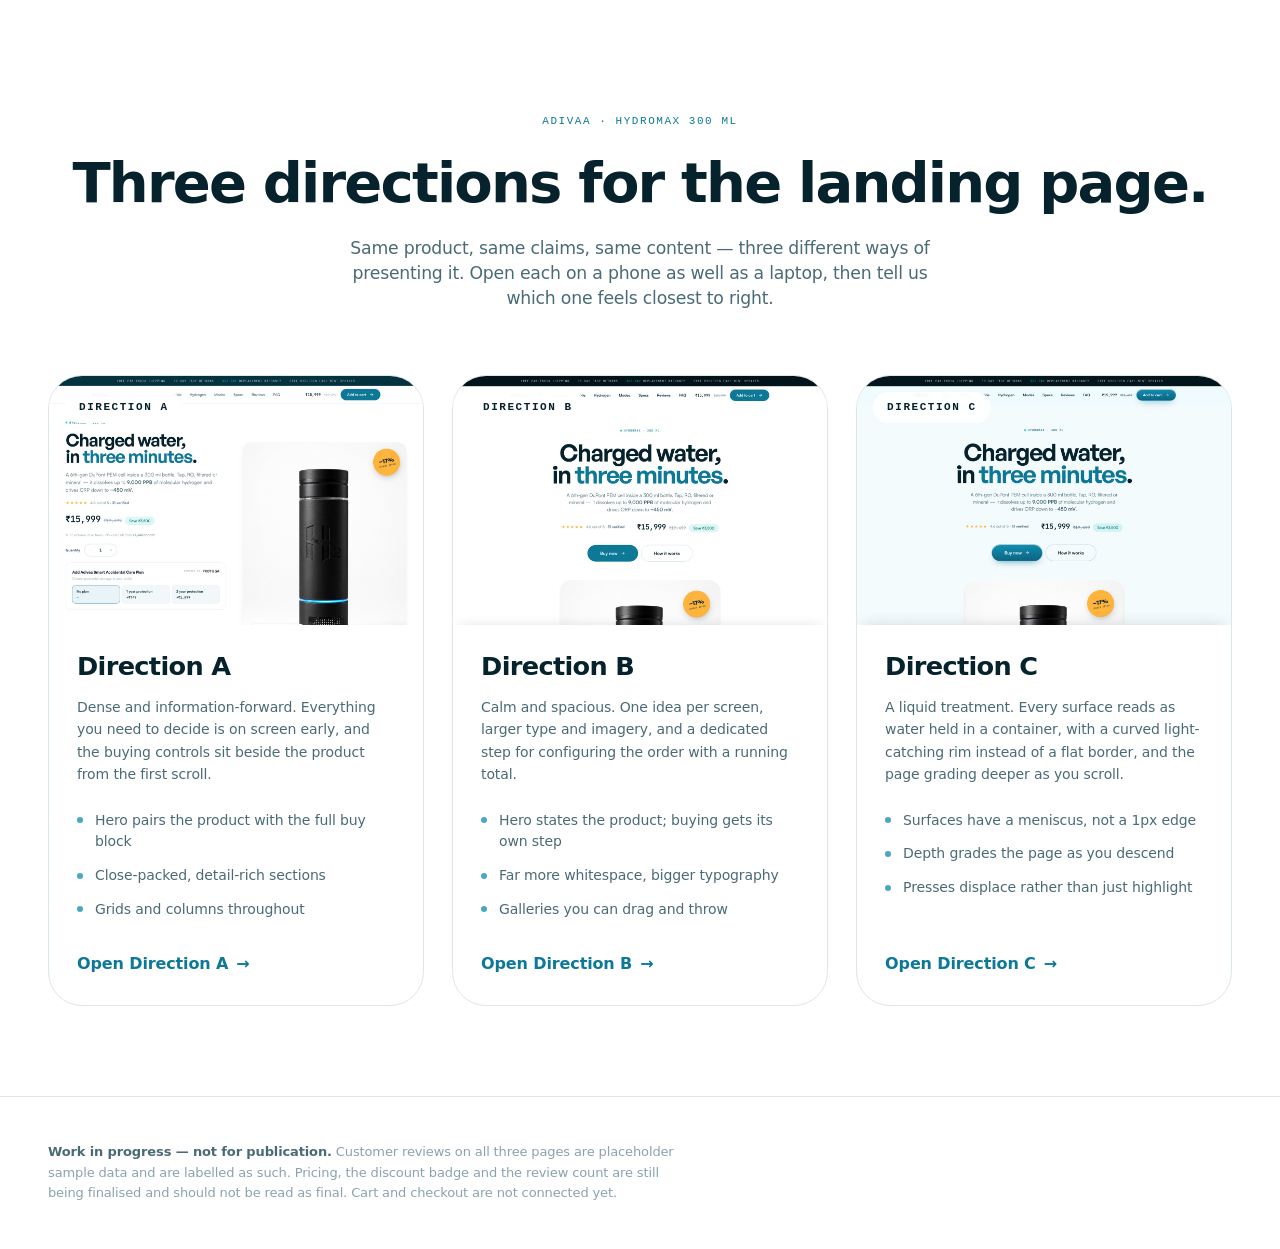
<file: index.html>
<!DOCTYPE html>
<html lang="en">
<head>
<meta charset="utf-8">
<meta name="viewport" content="width=device-width, initial-scale=1">
<title>HydroMax landing page — three directions | Adivaa</title>
<meta name="description" content="Three design directions for the HydroMax 300 ml landing page, for review.">
<meta name="theme-color" content="#0E7897">
<!-- a shared preview link, not a page that wants to be found -->
<meta name="robots" content="noindex, nofollow">

<link rel="preconnect" href="https://api.fontshare.com" crossorigin>
<!-- One request per family — Fontshare silently drops every family after the first. -->
<link rel="stylesheet" href="https://api.fontshare.com/v2/css?f%5B%5D=general-sans@400,500,600,700&display=swap">
<link rel="stylesheet" href="https://api.fontshare.com/v2/css?f%5B%5D=satoshi@400,500,700&display=swap">
<link rel="stylesheet" href="b/tokens.css">

<style>
  *, *::before, *::after { box-sizing: border-box; }
  body {
    margin: 0; min-height: 100svh;
    background: var(--paper); color: var(--ink-900);
    font-family: var(--font-text); font-size: var(--t-body);
    line-height: var(--lh-body); letter-spacing: var(--ls-body);
    -webkit-font-smoothing: antialiased;
    display: flex; flex-direction: column;
  }
  img { max-width: 100%; display: block; }
  a { color: inherit; }
  :focus-visible { outline: none; box-shadow: var(--focus-ring); border-radius: var(--r-sm); }

  .wrap { width: 100%; max-width: 1320px; margin-inline: auto; padding-inline: clamp(22px, 5vw, 48px); }

  header { padding-block: clamp(48px, 8vw, 104px) clamp(32px, 5vw, 64px); text-align: center; }
  .eyebrow {
    font-family: var(--font-data); font-size: var(--t-label); font-weight: 500;
    letter-spacing: var(--ls-label); text-transform: uppercase; color: var(--blue-600);
  }
  h1 {
    margin: var(--s-5) 0 0;
    font-family: var(--font-display); font-weight: 600;
    font-size: clamp(2.125rem, 5.4vw, 3.5rem);
    line-height: var(--lh-head); letter-spacing: var(--ls-d2);
    text-wrap: balance;
  }
  .sub {
    margin: var(--s-5) auto 0; max-width: 54ch;
    font-size: var(--t-lead); line-height: var(--lh-lead); letter-spacing: var(--ls-lead);
    color: var(--ink-500); text-wrap: pretty;
  }

  .grid { display: grid; grid-template-columns: repeat(3, 1fr); gap: clamp(18px, 2.2vw, 30px); padding-bottom: clamp(48px, 7vw, 96px); }
  @media (max-width: 1040px) { .grid { grid-template-columns: 1fr 1fr; } }
  @media (max-width: 720px)  { .grid { grid-template-columns: 1fr; } }

  .opt {
    display: flex; flex-direction: column;
    border: 1px solid var(--line); border-radius: var(--r-lg);
    background: var(--paper); overflow: hidden; text-decoration: none;
    transition: transform var(--dur-move, 344ms) var(--spring-ui, ease),
                box-shadow var(--dur-move, 344ms) var(--spring-ui, ease),
                border-color 240ms ease;
  }
  .opt:hover { transform: translateY(-4px); box-shadow: var(--shadow-lift); border-color: var(--blue-600); }
  .opt:active { transform: scale(.99); transition-duration: 90ms; }

  .opt__shot { aspect-ratio: 3 / 2; background: var(--plate, #F5F5F5); position: relative; overflow: hidden; }
  .opt__shot img { width: 100%; height: 100%; object-fit: cover; object-position: top center; }
  .opt__tag {
    position: absolute; top: var(--s-4); left: var(--s-4); z-index: 2;
    font-family: var(--font-data); font-size: var(--t-label); font-weight: 600;
    letter-spacing: var(--ls-label); text-transform: uppercase;
    background: rgba(255,255,255,.92); color: var(--ink-900);
    -webkit-backdrop-filter: blur(12px); backdrop-filter: blur(12px);
    border-radius: var(--r-pill); padding: 7px 14px;
  }
  .opt__body { padding: clamp(18px, 2.2vw, 28px); flex: 1; display: flex; flex-direction: column; }
  .opt__body h2 {
    margin: 0; font-family: var(--font-display); font-weight: 600;
    font-size: clamp(1.25rem, 2vw, 1.625rem); letter-spacing: var(--ls-d3); line-height: var(--lh-d3);
  }
  .opt__body p { margin: var(--s-4) 0 0; font-size: var(--t-sm); line-height: var(--lh-sm); color: var(--ink-500); }
  ul { margin: var(--s-5) 0 0; padding: 0; list-style: none; display: grid; gap: var(--s-3); }
  li { font-size: var(--t-sm); color: var(--ink-500); display: flex; gap: var(--s-3); align-items: flex-start; }
  li::before { content: ''; flex: 0 0 auto; width: 6px; height: 6px; border-radius: 50%; background: var(--blue-400); margin-top: .55em; }
  .opt__go {
    margin-top: auto; padding-top: var(--s-6); font-weight: 700; color: var(--blue-600);
    display: inline-flex; align-items: center; gap: var(--s-2);
  }
  .opt:hover .opt__go span { transform: translateX(4px); }
  .opt__go span { transition: transform 300ms var(--spring-ui, ease); display: inline-block; }

  footer { margin-top: auto; border-top: 1px solid var(--line); padding-block: var(--s-6); }
  .note { font-size: var(--t-xs); color: var(--ink-300); line-height: 1.6; max-width: 78ch; }
  .note b { color: var(--ink-500); font-weight: 600; }

  @media (prefers-reduced-motion: reduce) {
    .opt, .opt__go span { transition: none !important; }
    .opt:hover { transform: none; }
  }
</style>
</head>
<body>

<header class="wrap">
  <p class="eyebrow">Adivaa · HydroMax 300 ml</p>
  <h1>Three directions for the landing page.</h1>
  <p class="sub">
    Same product, same claims, same content — three different ways of presenting it.
    Open each on a phone as well as a laptop, then tell us which one feels closest to right.
  </p>
</header>

<main class="wrap grid">
  <a class="opt" href="a/">
    <div class="opt__shot">
      <span class="opt__tag">Direction A</span>
      <img src="preview-a.jpg" alt="Direction A: the product beside a full buy block on a light page" width="1440" height="960">
    </div>
    <div class="opt__body">
      <h2>Direction A</h2>
      <p>Dense and information-forward. Everything you need to decide is on screen early, and the buying controls sit beside the product from the first scroll.</p>
      <ul>
        <li>Hero pairs the product with the full buy block</li>
        <li>Close-packed, detail-rich sections</li>
        <li>Grids and columns throughout</li>
      </ul>
      <span class="opt__go">Open Direction A <span aria-hidden="true">→</span></span>
    </div>
  </a>

  <a class="opt" href="b/">
    <div class="opt__shot">
      <span class="opt__tag">Direction B</span>
      <img src="preview-b.jpg" alt="Direction B: a centred headline with the product below and a separate buying step" width="1440" height="960">
    </div>
    <div class="opt__body">
      <h2>Direction B</h2>
      <p>Calm and spacious. One idea per screen, larger type and imagery, and a dedicated step for configuring the order with a running total.</p>
      <ul>
        <li>Hero states the product; buying gets its own step</li>
        <li>Far more whitespace, bigger typography</li>
        <li>Galleries you can drag and throw</li>
      </ul>
      <span class="opt__go">Open Direction B <span aria-hidden="true">→</span></span>
    </div>
  </a>

  <a class="opt" href="c/">
    <div class="opt__shot">
      <span class="opt__tag">Direction C</span>
      <img src="preview-c.jpg" alt="Direction C: a liquid treatment where surfaces read as water held in a container" width="1440" height="960">
    </div>
    <div class="opt__body">
      <h2>Direction C</h2>
      <p>A liquid treatment. Every surface reads as water held in a container, with a curved light-catching rim instead of a flat border, and the page grading deeper as you scroll.</p>
      <ul>
        <li>Surfaces have a meniscus, not a 1px edge</li>
        <li>Depth grades the page as you descend</li>
        <li>Presses displace rather than just highlight</li>
      </ul>
      <span class="opt__go">Open Direction C <span aria-hidden="true">→</span></span>
    </div>
  </a>
</main>

<footer class="wrap">
  <p class="note">
    <b>Work in progress — not for publication.</b>
    Customer reviews on all three pages are placeholder sample data and are labelled as such.
    Pricing, the discount badge and the review count are still being finalised and should not
    be read as final. Cart and checkout are not connected yet.
  </p>
</footer>

</body>
</html>
</file>
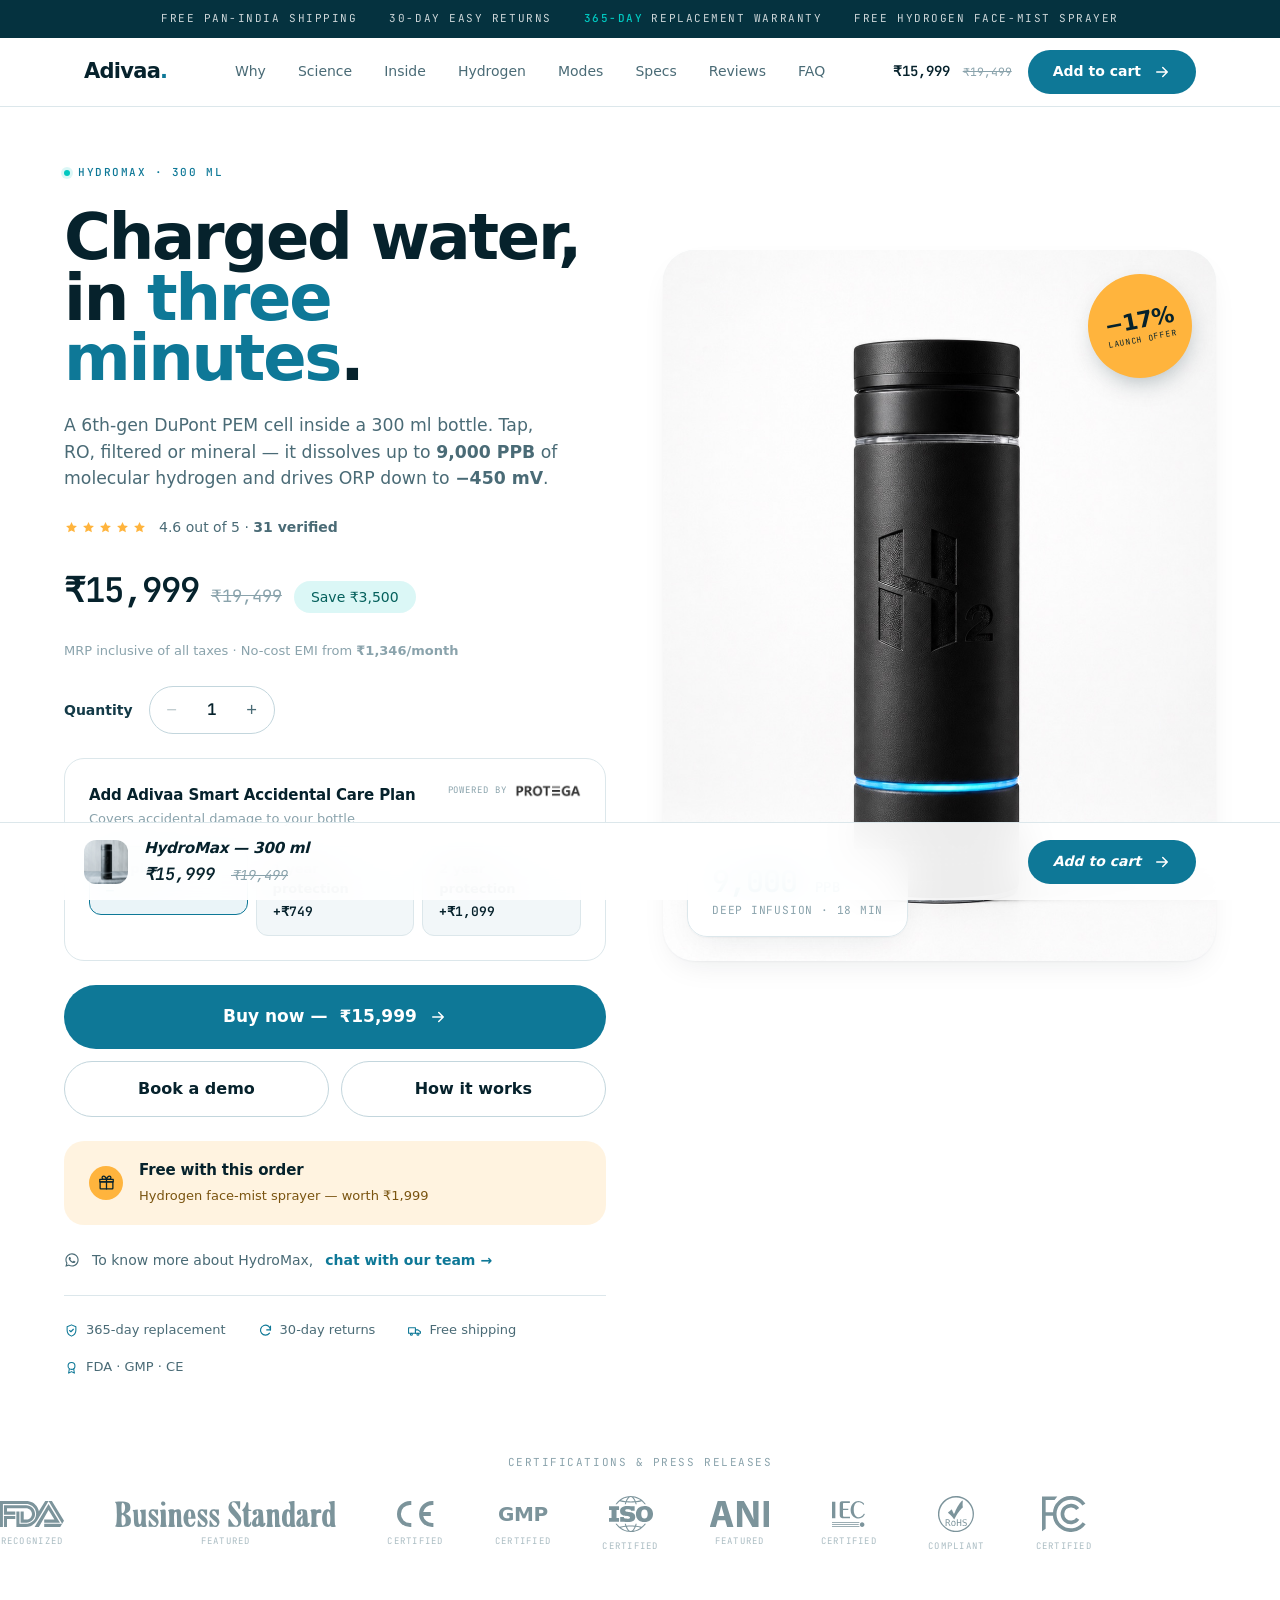
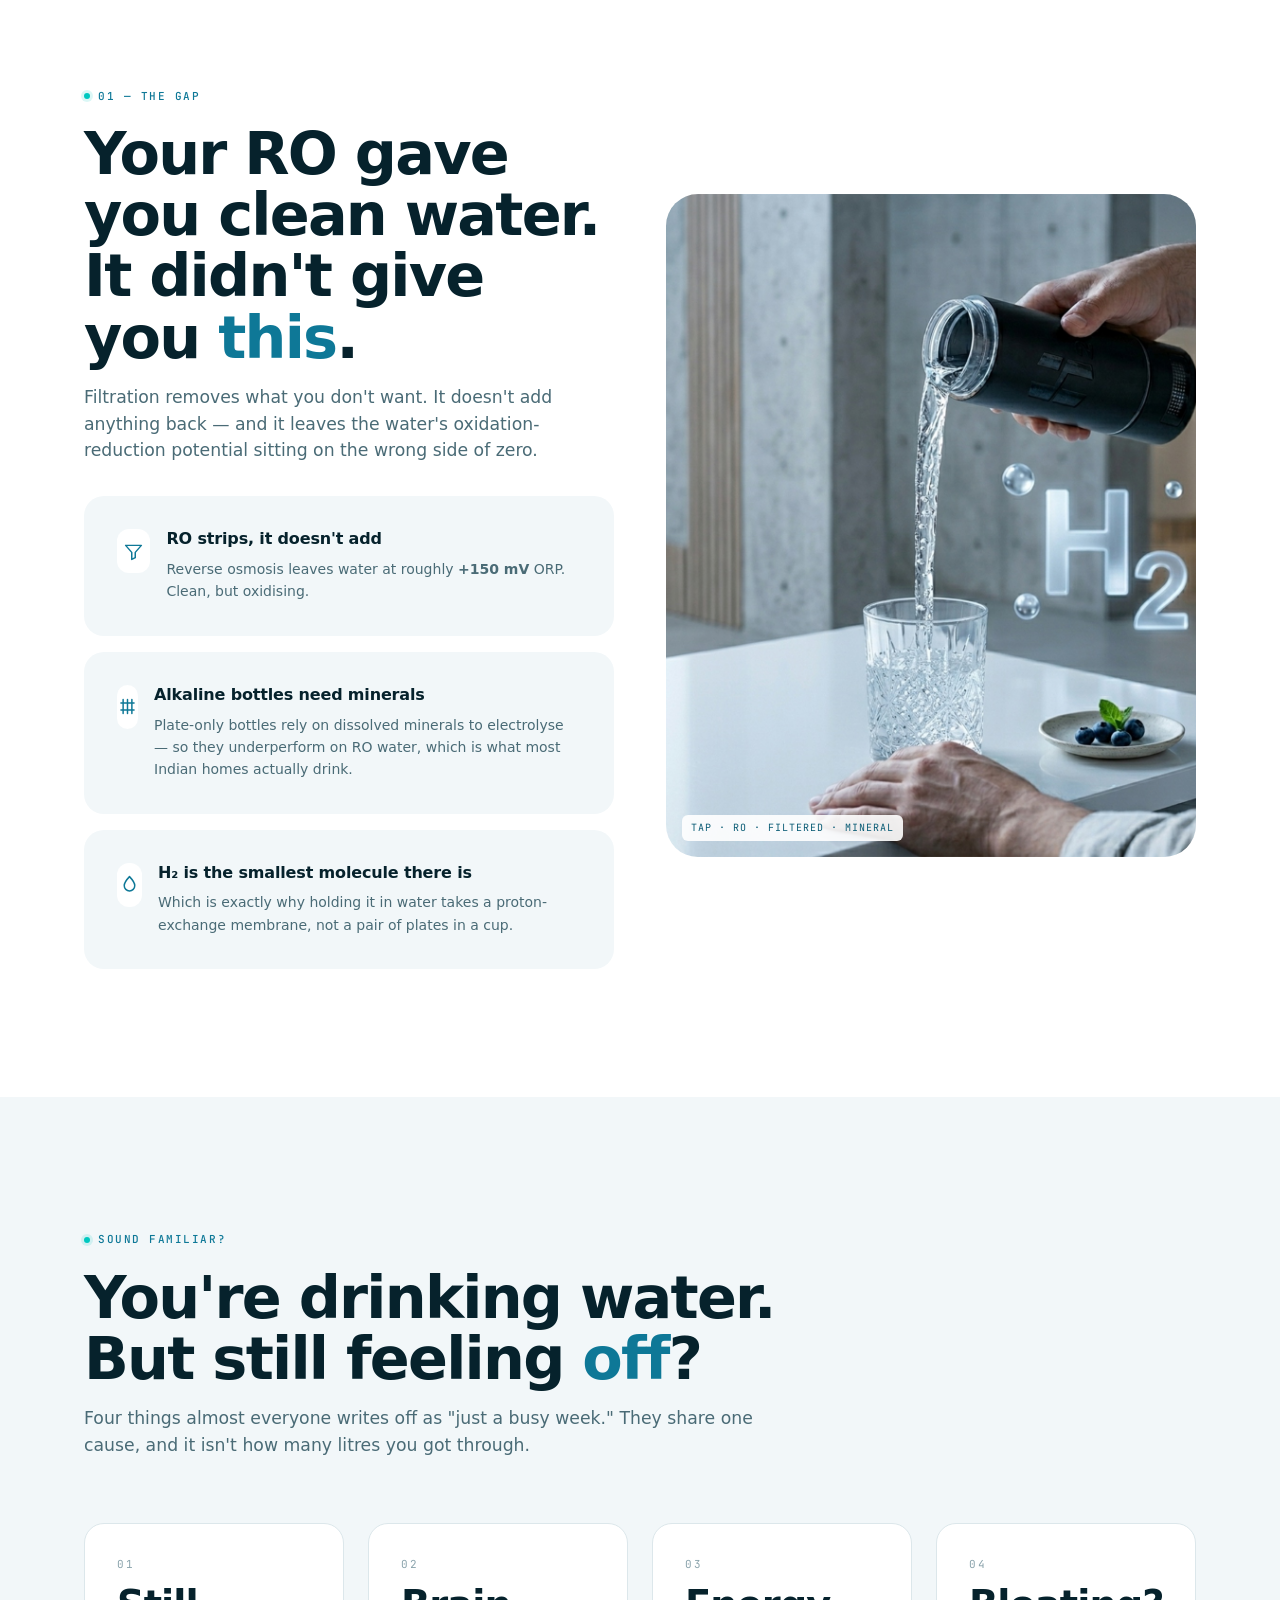
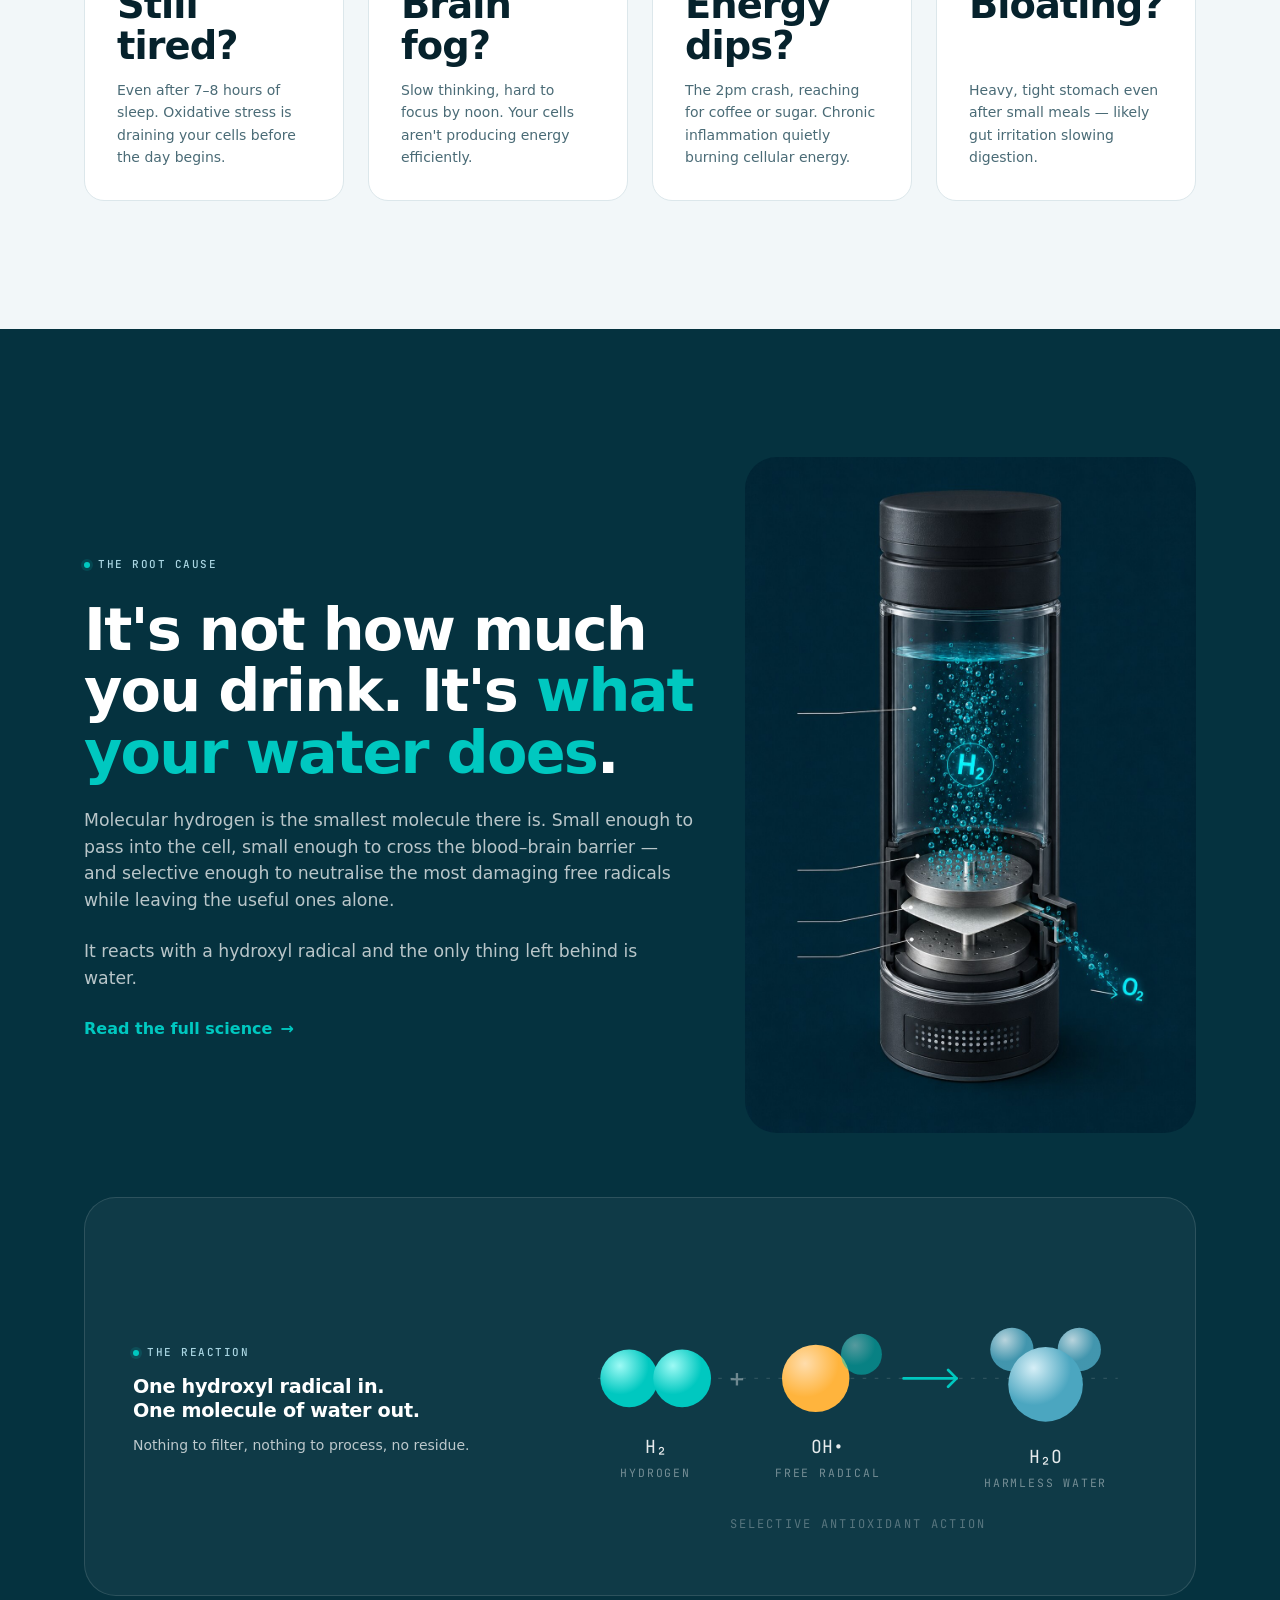
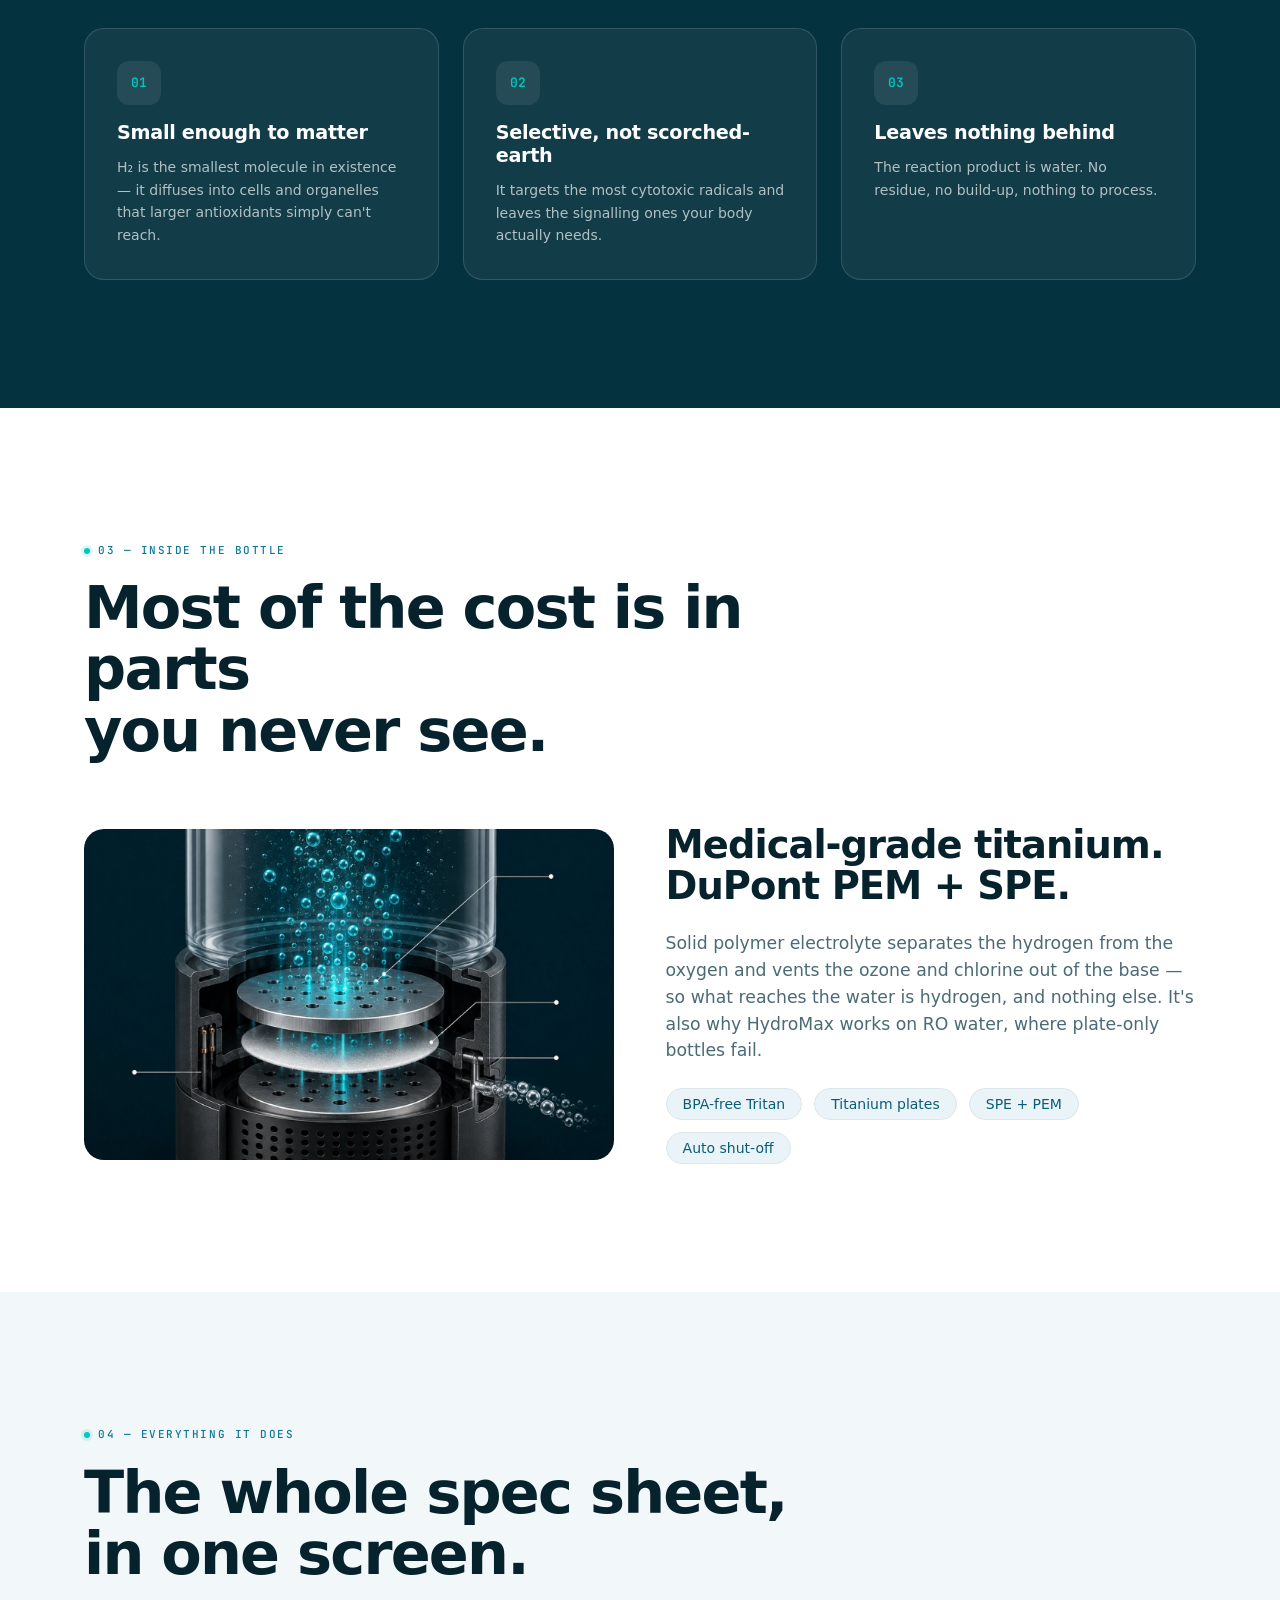
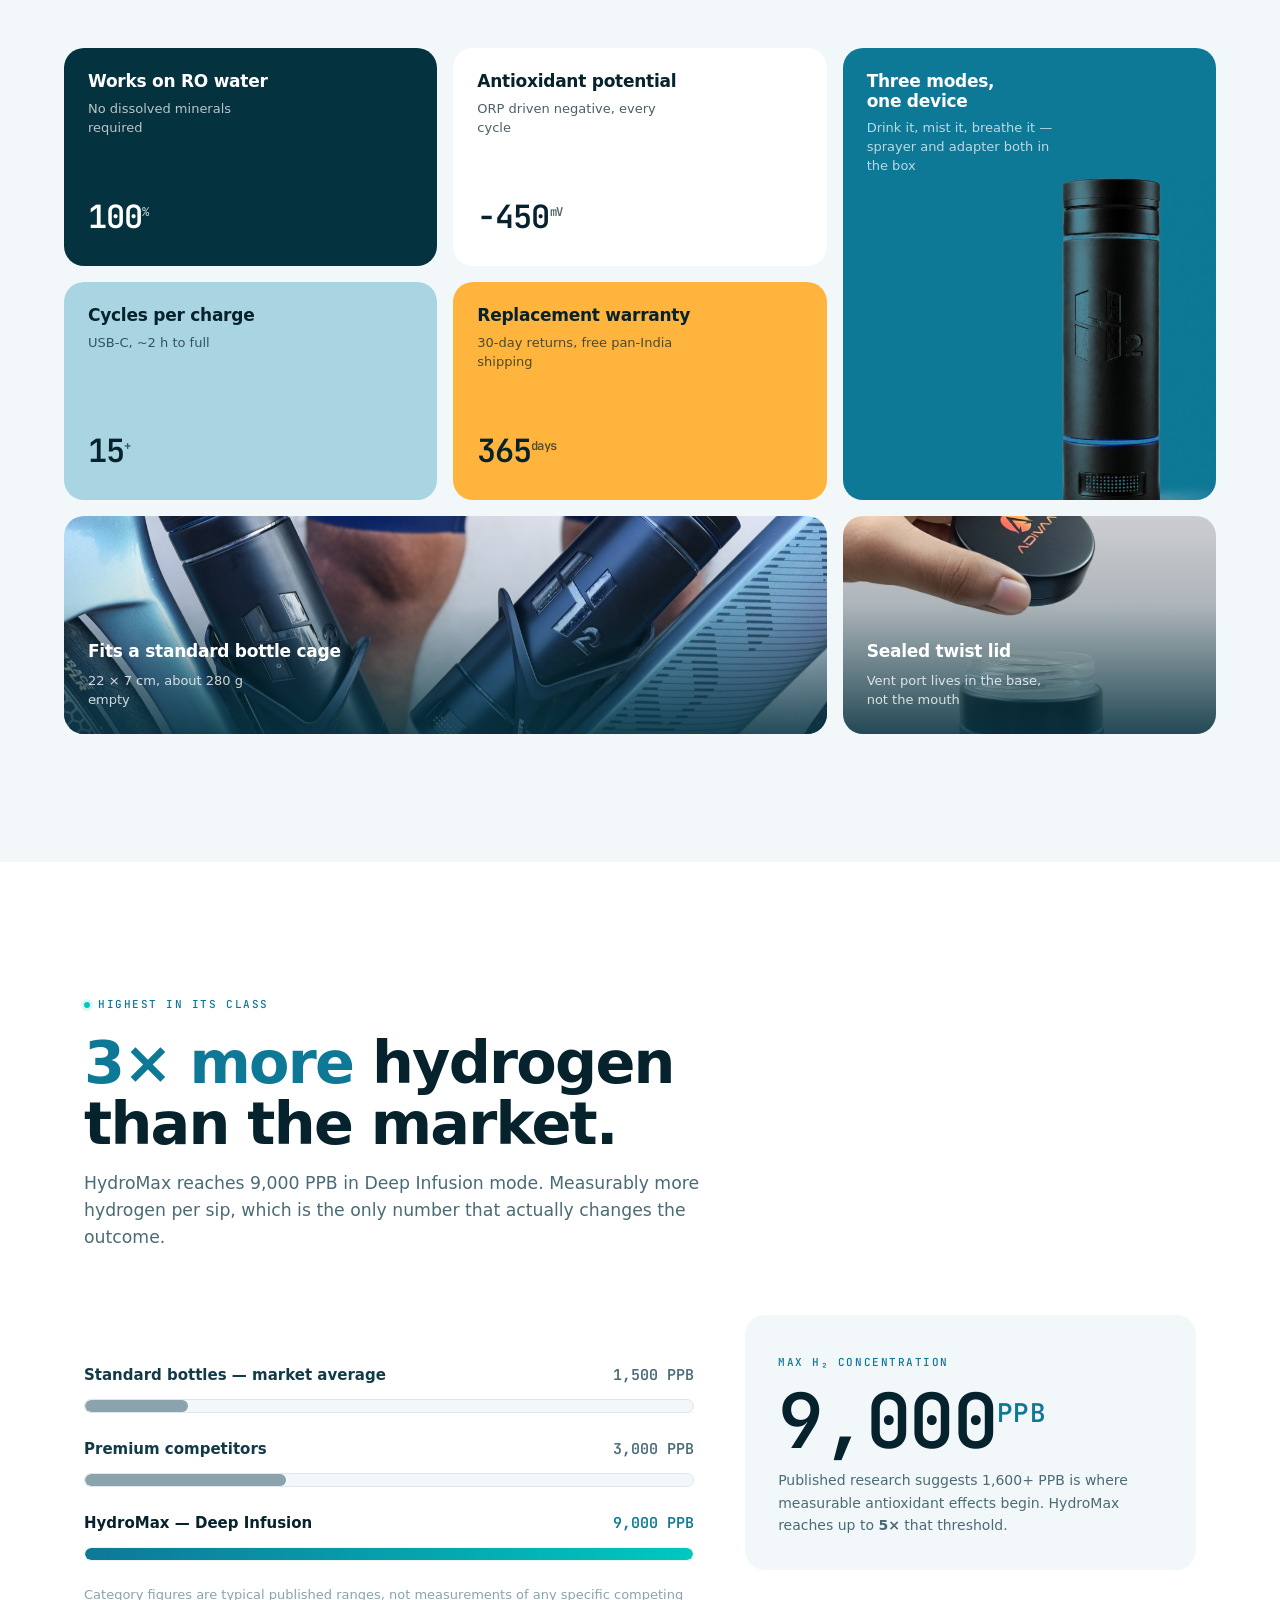
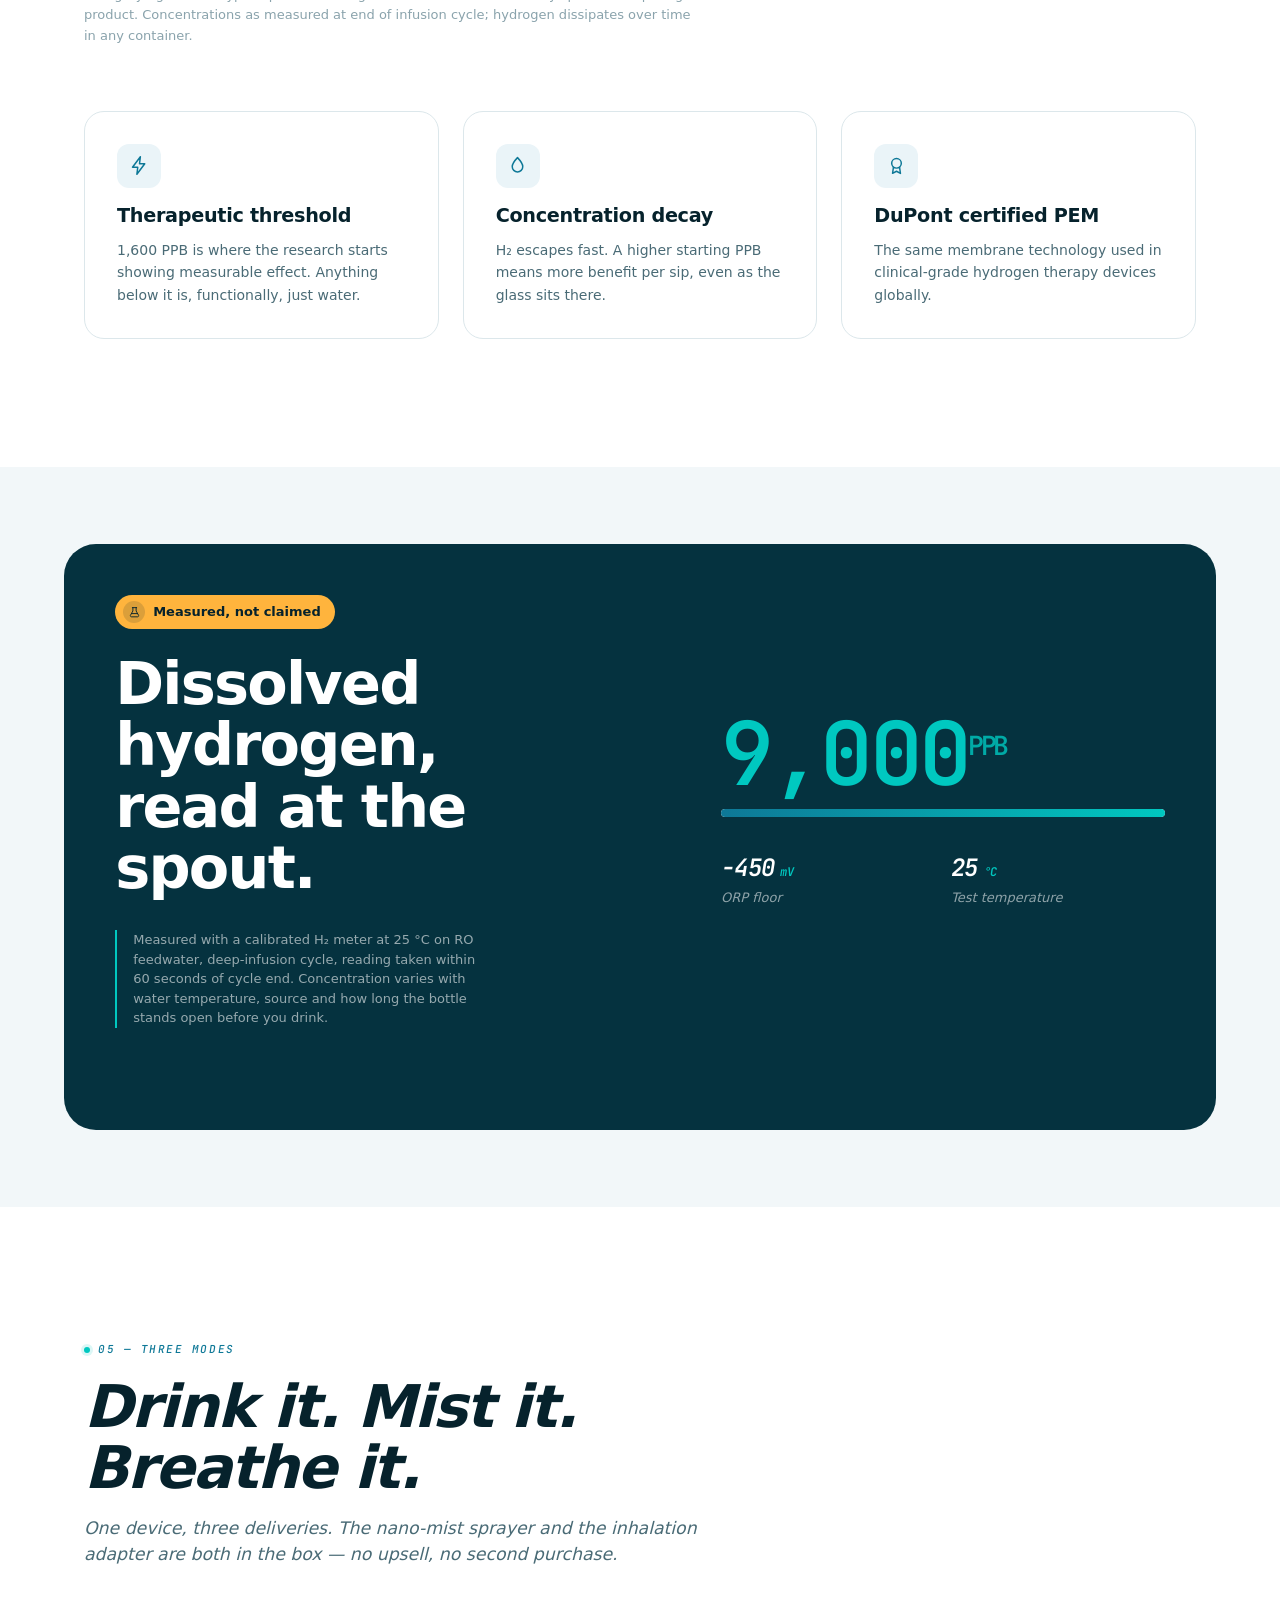
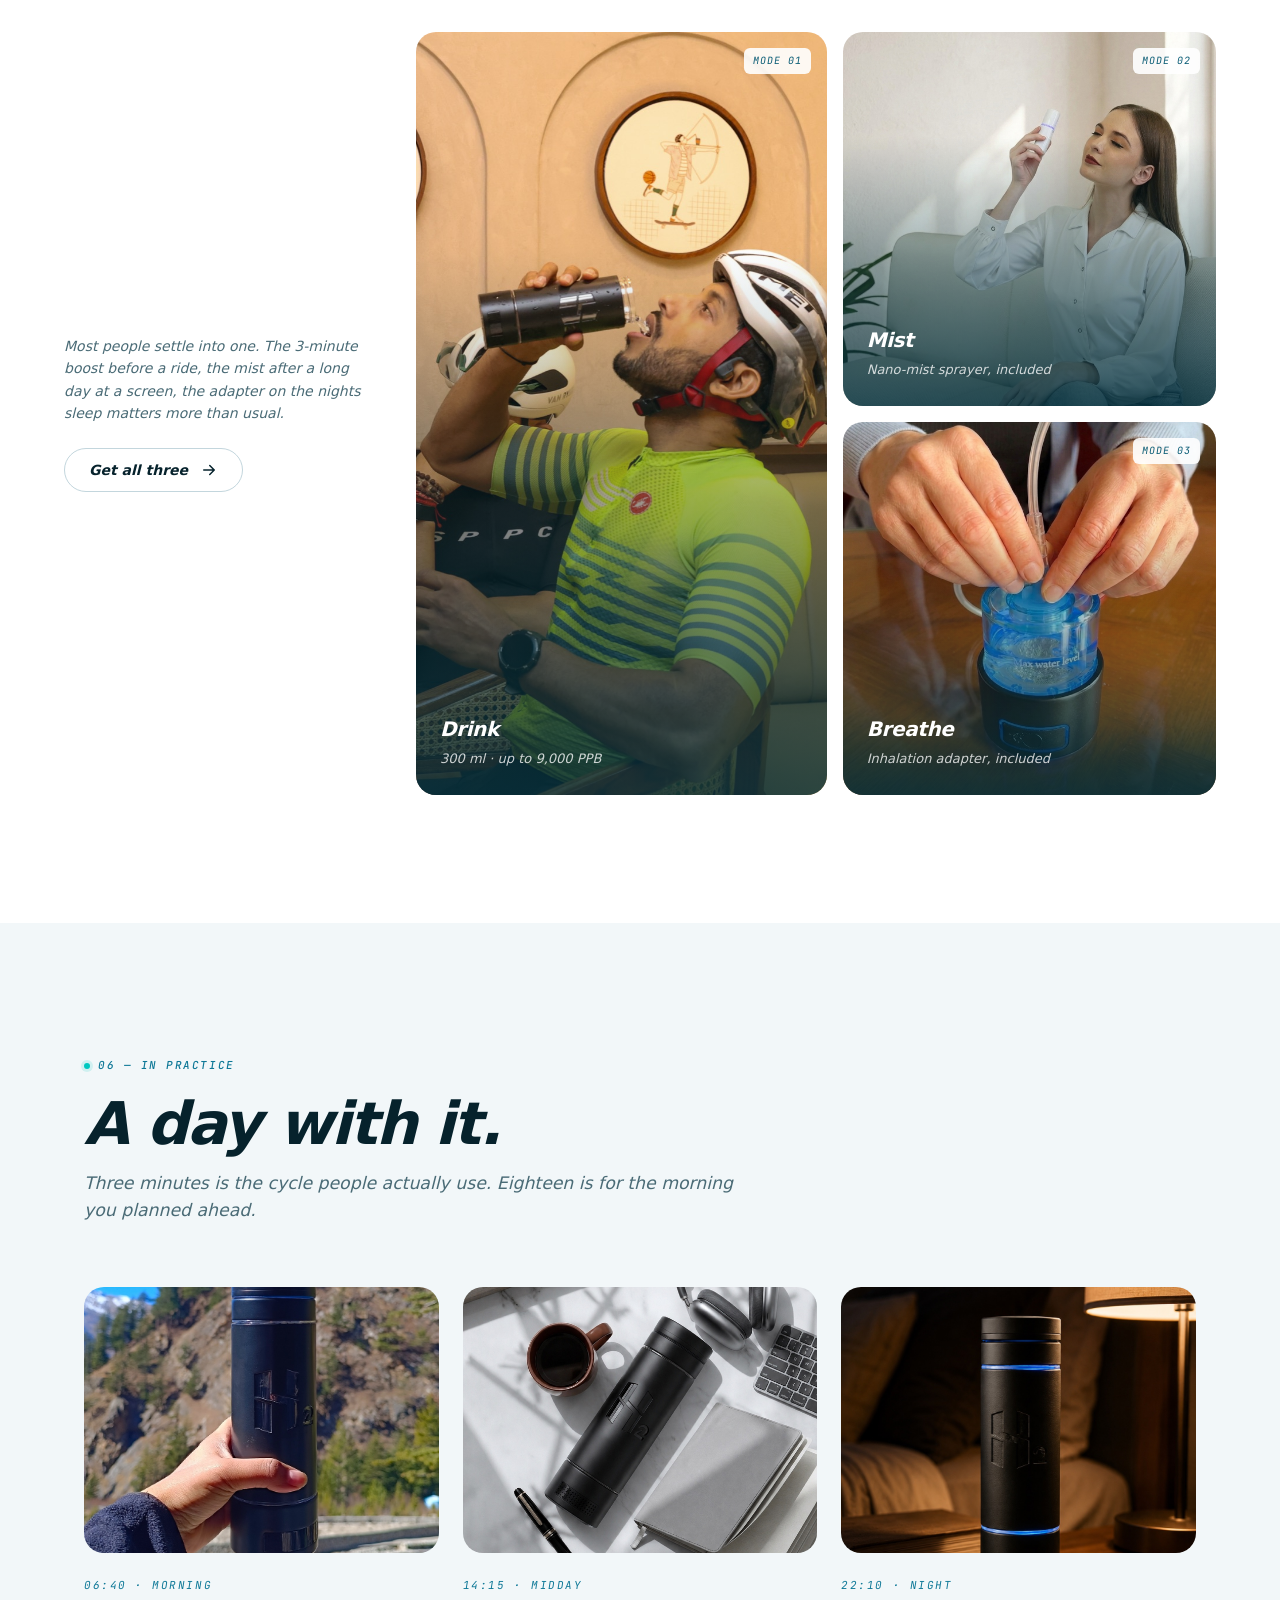
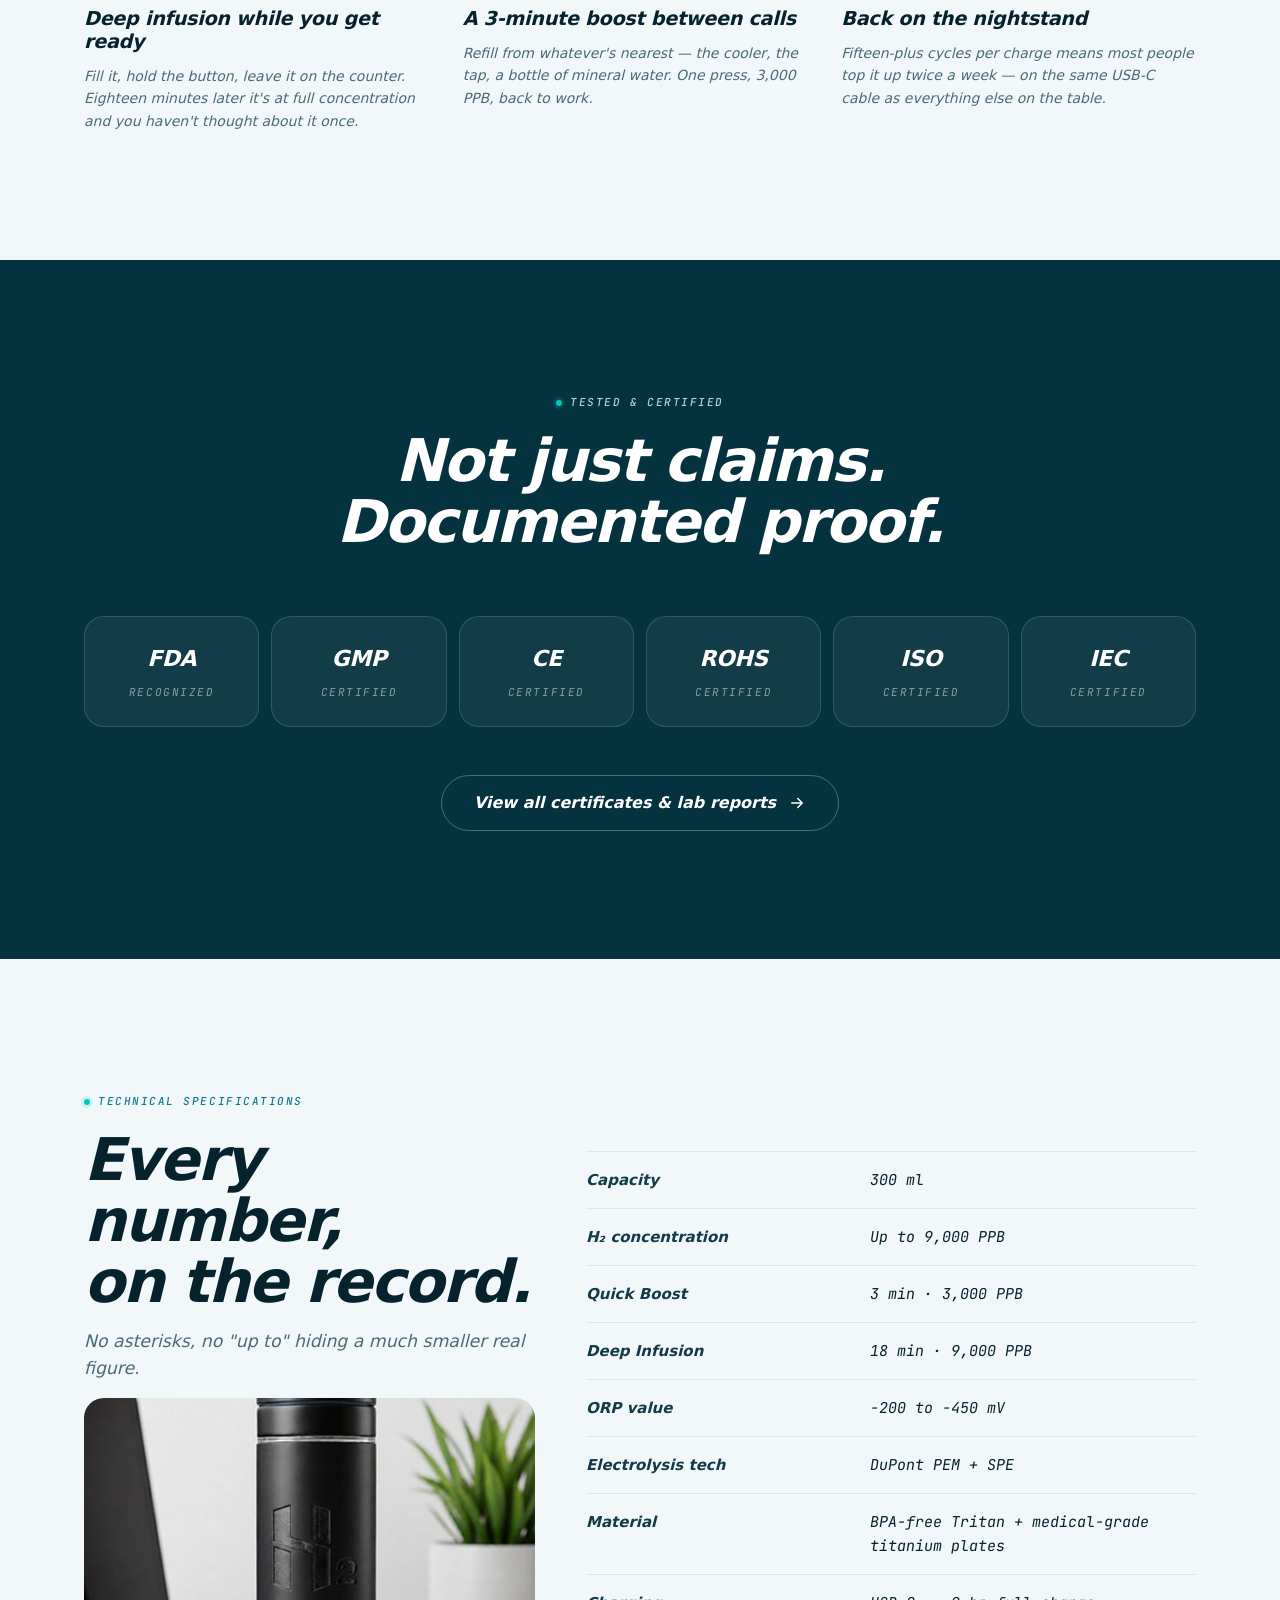
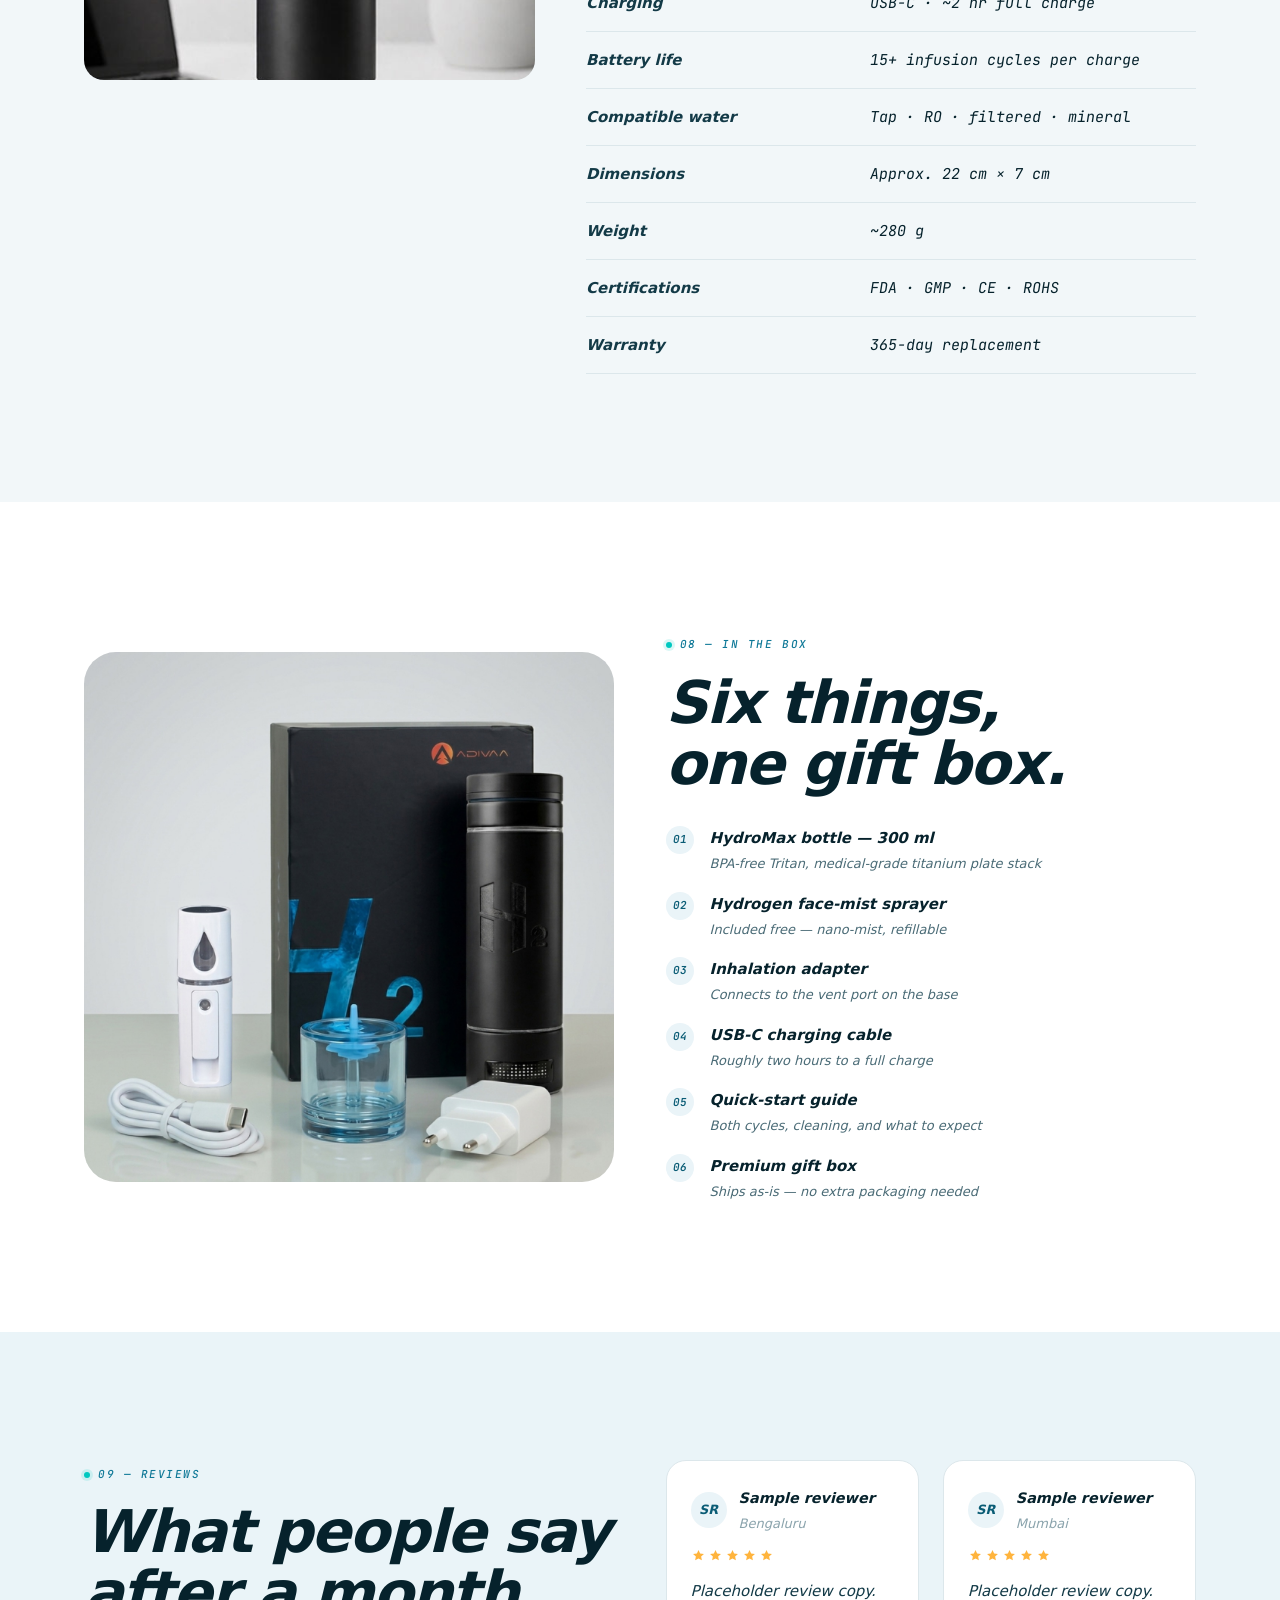
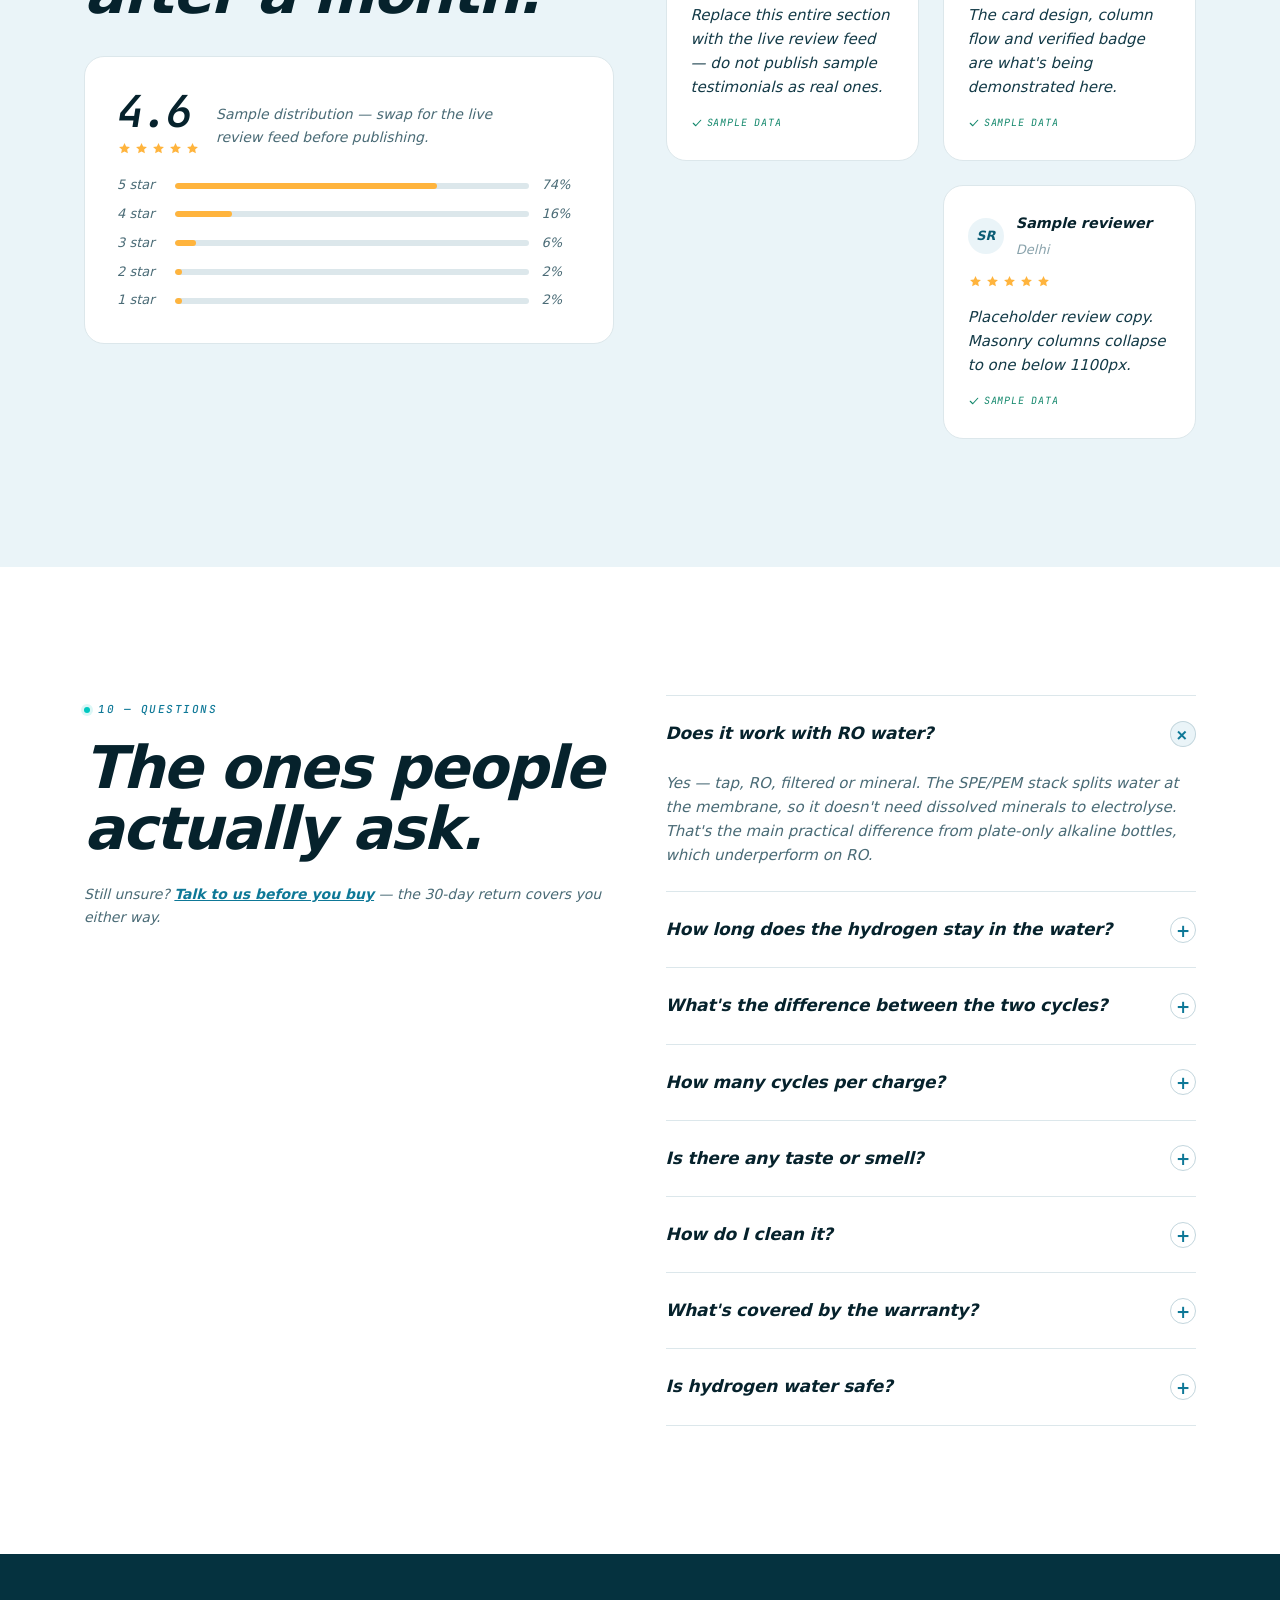
<file: a/index.html>
<!DOCTYPE html>
<html lang="en">
<head>
<meta charset="utf-8">
<meta name="viewport" content="width=device-width, initial-scale=1">
<title>HydroMax 300 ml — Hydrogen Water Bottle | Adivaa</title>
<meta name="description" content="Up to 9,000 PPB molecular hydrogen in 18 minutes. DuPont PEM + SPE electrolysis, drink · mist · inhale. ₹15,999 with 365-day replacement.">
<meta name="theme-color" content="#0E7897">
<meta property="og:type" content="product">
<meta property="og:title" content="HydroMax 300 ml — Hydrogen Water Bottle | Adivaa">
<meta property="og:description" content="Up to 9,000 PPB molecular hydrogen in 18 minutes. DuPont PEM + SPE electrolysis, drink · mist · inhale.">
<meta property="og:image" content="assets/hero-social.jpg">
<meta name="twitter:card" content="summary_large_image">

<link rel="preconnect" href="https://api.fontshare.com" crossorigin>
<link rel="preconnect" href="https://fonts.gstatic.com" crossorigin>
<!-- One request per family — Fontshare drops every family after the first. -->
<link rel="stylesheet" href="https://api.fontshare.com/v2/css?f%5B%5D=general-sans@400,500,600,700&display=swap">
<link rel="stylesheet" href="https://api.fontshare.com/v2/css?f%5B%5D=satoshi@400,500,700&display=swap">
<link rel="stylesheet" href="https://fonts.googleapis.com/css2?family=JetBrains+Mono:wght@400;500;600&display=swap">
<link rel="stylesheet" href="tokens.css">
<link rel="stylesheet" href="styles.css">
<link rel="preload" as="image" href="assets/hero-studio.jpg">

<script type="application/ld+json">
{
  "@context": "https://schema.org",
  "@type": "Product",
  "name": "HydroMax 300 ml Hydrogen Water Bottle",
  "brand": { "@type": "Brand", "name": "Adivaa" },
  "description": "Portable hydrogen water bottle producing up to 9,000 PPB molecular hydrogen using DuPont PEM + SPE electrolysis, with drink, nano-mist and inhalation modes.",
  "image": "assets/hero-social.jpg",
  "offers": { "@type": "Offer", "priceCurrency": "INR", "price": "15999", "availability": "https://schema.org/InStock" }
}
</script>
<noscript><style>[data-reveal]{opacity:1!important;transform:none!important}.hero__media::after{display:none}</style></noscript>
</head>
<body>

<!-- ===== ICONS ===== -->
<svg width="0" height="0" style="position:absolute" aria-hidden="true"><defs>
<symbol id="i-arrow" viewBox="0 0 24 24" fill="none" stroke="currentColor" stroke-width="2" stroke-linecap="round" stroke-linejoin="round"><path d="M5 12h14M13 6l6 6-6 6"/></symbol>
<symbol id="i-drop" viewBox="0 0 24 24" fill="none" stroke="currentColor" stroke-width="1.7" stroke-linecap="round" stroke-linejoin="round"><path d="M12 3s6 6.3 6 10.3A6 6 0 0 1 6 13.3C6 9.3 12 3 12 3Z"/></symbol>
<symbol id="i-bolt" viewBox="0 0 24 24" fill="none" stroke="currentColor" stroke-width="1.7" stroke-linecap="round" stroke-linejoin="round"><path d="M13 2 4 14h6l-1 8 9-12h-6l1-8Z"/></symbol>
<symbol id="i-shield" viewBox="0 0 24 24" fill="none" stroke="currentColor" stroke-width="1.7" stroke-linecap="round" stroke-linejoin="round"><path d="M12 3l7 3v5.5c0 4.4-3 8-7 9.5-4-1.5-7-5.1-7-9.5V6l7-3Z"/><path d="m9 12 2 2 4-4"/></symbol>
<symbol id="i-clock" viewBox="0 0 24 24" fill="none" stroke="currentColor" stroke-width="1.7" stroke-linecap="round" stroke-linejoin="round"><circle cx="12" cy="12" r="8.5"/><path d="M12 7.5V12l3 2"/></symbol>
<symbol id="i-mist" viewBox="0 0 24 24" fill="none" stroke="currentColor" stroke-width="1.7" stroke-linecap="round"><path d="M4 8h9M4 12h13M4 16h7"/><circle cx="19" cy="8" r="1.1"/><circle cx="20.5" cy="16" r="1.1"/></symbol>
<symbol id="i-lungs" viewBox="0 0 24 24" fill="none" stroke="currentColor" stroke-width="1.7" stroke-linecap="round" stroke-linejoin="round"><path d="M12 3v9"/><path d="M12 12c0-2-1.6-3-3-3s-4 1.6-4 5v4a2 2 0 0 0 2 2h2a2 2 0 0 0 2-2v-6Z"/><path d="M12 12c0-2 1.6-3 3-3s4 1.6 4 5v4a2 2 0 0 1-2 2h-2a2 2 0 0 1-2-2v-6Z"/></symbol>
<symbol id="i-check" viewBox="0 0 24 24" fill="none" stroke="currentColor" stroke-width="2.2" stroke-linecap="round" stroke-linejoin="round"><path d="m4.5 12.5 5 5 10-11"/></symbol>
<symbol id="i-star" viewBox="0 0 24 24" fill="currentColor"><path d="m12 3 2.6 5.6 6.1.8-4.5 4.2 1.2 6.1L12 16.8 6.6 19.7l1.2-6.1L3.3 9.4l6.1-.8L12 3Z"/></symbol>
<symbol id="i-beaker" viewBox="0 0 24 24" fill="none" stroke="currentColor" stroke-width="1.7" stroke-linecap="round" stroke-linejoin="round"><path d="M9 3v6.2L4.6 17A2 2 0 0 0 6.3 20h11.4a2 2 0 0 0 1.7-3L15 9.2V3"/><path d="M8 3h8M6.8 14h10.4"/></symbol>
<symbol id="i-ship" viewBox="0 0 24 24" fill="none" stroke="currentColor" stroke-width="1.7" stroke-linecap="round" stroke-linejoin="round"><path d="M2.5 7.5h11v9h-11z"/><path d="M13.5 11h4l4 3v2.5h-8z"/><circle cx="7" cy="18" r="1.6"/><circle cx="17.5" cy="18" r="1.6"/></symbol>
<symbol id="i-refresh" viewBox="0 0 24 24" fill="none" stroke="currentColor" stroke-width="1.8" stroke-linecap="round" stroke-linejoin="round"><path d="M20 11a8 8 0 1 0-1.6 5.3"/><path d="M20 5v6h-6"/></symbol>
<symbol id="i-cert" viewBox="0 0 24 24" fill="none" stroke="currentColor" stroke-width="1.7" stroke-linecap="round" stroke-linejoin="round"><circle cx="12" cy="9.5" r="5.5"/><path d="m8.5 14-1 7 4.5-2.4L16.5 21l-1-7"/></symbol>
<symbol id="i-plates" viewBox="0 0 24 24" fill="none" stroke="currentColor" stroke-width="1.7" stroke-linecap="round"><path d="M7 4v16M12 4v16M17 4v16"/><path d="M4.5 8h15M4.5 16h15"/></symbol>
<symbol id="i-filter" viewBox="0 0 24 24" fill="none" stroke="currentColor" stroke-width="1.7" stroke-linecap="round" stroke-linejoin="round"><path d="M3 5h18l-7 8v6l-4 2v-8L3 5Z"/></symbol>
<symbol id="i-usb" viewBox="0 0 24 24" fill="none" stroke="currentColor" stroke-width="1.7" stroke-linecap="round" stroke-linejoin="round"><rect x="3" y="9" width="18" height="6" rx="3"/><path d="M7.5 12h9"/></symbol>
<symbol id="i-gift" viewBox="0 0 24 24" fill="none" stroke="currentColor" stroke-width="1.8" stroke-linecap="round" stroke-linejoin="round"><path d="M3 11h18v9a1 1 0 0 1-1 1H4a1 1 0 0 1-1-1v-9Z"/><path d="M2.5 7.5h19V11h-19zM12 7.5V21"/><path d="M12 7.5S10.5 3 8 3a2.2 2.2 0 0 0 0 4.5ZM12 7.5S13.5 3 16 3a2.2 2.2 0 0 1 0 4.5Z"/></symbol>
<symbol id="i-wa" viewBox="0 0 24 24" fill="currentColor"><path d="M12.04 2C6.58 2 2.13 6.45 2.13 11.91c0 1.75.46 3.46 1.32 4.96L2 22l5.25-1.38a9.9 9.9 0 0 0 4.79 1.22h.01c5.46 0 9.91-4.45 9.91-9.91C21.96 6.45 17.5 2 12.04 2Zm0 18.15h-.01a8.2 8.2 0 0 1-4.19-1.15l-.3-.18-3.12.82.83-3.04-.2-.31a8.22 8.22 0 0 1-1.26-4.38c0-4.54 3.7-8.23 8.25-8.23a8.23 8.23 0 0 1 0 16.47Zm4.52-6.16c-.25-.12-1.47-.72-1.69-.81-.23-.08-.39-.12-.56.13-.16.24-.64.8-.78.97-.15.16-.29.18-.53.06-.25-.13-1.05-.39-1.99-1.23-.74-.66-1.23-1.47-1.38-1.71-.14-.25-.01-.38.11-.5.11-.11.25-.29.37-.44.13-.15.17-.25.25-.41.09-.17.04-.31-.02-.44-.06-.12-.56-1.34-.76-1.84-.2-.48-.4-.42-.56-.43h-.47c-.16 0-.43.06-.65.31-.23.24-.86.84-.86 2.05s.88 2.38 1 2.54c.13.17 1.74 2.65 4.2 3.72.59.25 1.05.4 1.4.52.59.19 1.13.16 1.55.1.47-.07 1.47-.6 1.67-1.18.21-.58.21-1.07.15-1.18-.06-.11-.22-.17-.47-.29Z"/></symbol>

</defs><g transform="translate(-202.49238,-397.68383)"><g><path d="M 270.1686,496.19119 C 265.46348,488.93243 264.16716,487.22534 260.33763,483.24512 C 258.886,481.73637 255.36919,478.4342 252.52251,475.90698 C 246.48085,470.54334 244.90532,469.06645 244.90532,468.76669 C 244.90532,468.24359 248.61296,464.97877 254.57317,460.2535 C 259.20668,456.58004 260.16319,455.96109 261.20655,455.96109 L 262.04752,455.96109 L 263.0721,458.35367 C 265.39127,463.76932 268.72407,471.1602 269.25264,472.0598 C 269.91868,473.19332 270.6404,473.54706 271.34507,473.08534 C 271.92684,472.70414 274.23434,468.18066 276.64313,462.69937 C 278.74675,457.91247 283.20716,448.96966 285.94636,444.04703 C 289.35788,437.91615 293.98186,430.69363 296.44075,427.65507 C 299.79649,423.50822 307.0894,416.86575 307.59473,417.36204 C 307.66859,417.43458 305.89481,418.49665 306.26871,418.15085 C 311.24203,413.55131 306.45907,427.44837 308.37495,442.7775 C 308.98188,447.63357 308.30667,447.89869 306.40966,449.51343 C 300.01796,454.9541 297.33427,457.7949 292.67733,464.04969 C 284.38095,475.19266 279.2961,483.37962 274.54923,493.23719 C 273.5886,495.23203 272.62817,497.10923 272.41491,497.40873 C 271.77276,498.31055 271.41757,498.11802 270.1686,496.19119 L 270.1686,496.19119 z" style="fill:currentColor;fill-opacity:1" /><path d="M 274.06814,551.57646 C 266.32368,550.84564 261.65433,549.93504 255.59132,547.97321 C 239.33056,542.71166 225.29225,532.15326 215.62555,517.91442 C 208.79591,507.85452 204.71411,497.12847 202.93521,484.56711 C 202.55563,481.88681 202.4984,480.64237 202.49268,474.94567 C 202.48598,468.27613 202.58451,466.85159 203.38908,461.98555 C 207.65614,436.17835 225.04612,414.12844 249.28304,403.79356 C 263.49424,397.73375 279.20792,396.13976 294.57595,399.19906 C 323.35265,404.9276 346.59841,426.94318 353.93249,455.41442 C 357.98085,471.13029 356.97572,487.80435 351.07146,502.87536 C 341.58458,527.09128 320.08349,545.11223 294.57595,550.22656 C 289.21704,551.30105 284.79591,551.71247 279.04861,551.67155 C 276.68533,551.65474 274.44411,551.61194 274.06814,551.57646 z M 286.66579,546.22333 C 307.87652,544.11187 327.12736,532.45269 339.05103,514.49646 C 351.31988,496.0204 354.15787,472.28435 346.61113,451.26625 C 341.23376,436.28992 331.21402,423.79288 317.58454,415.06301 C 314.4057,413.02691 308.09212,409.88281 304.53689,408.56539 C 278.21146,398.81029 248.9239,405.17541 229.14995,424.94936 C 212.55735,441.54196 205.25108,464.9958 209.4379,488.22692 C 211.34734,498.82168 215.9158,509.23228 222.50845,518.01208 C 224.85251,521.1338 225.82004,522.25467 228.72513,525.21401 C 240.97628,537.69395 256.74521,545.00591 274.45876,546.42046 C 277.10597,546.63185 283.61839,546.52669 286.66579,546.22333 L 286.66579,546.22333 z" style="fill:currentColor;fill-opacity:1" /><g transform="translate(-5.18103,-83.625709)"><path style="fill:currentColor;fill-opacity:1" d="M 240.382,595.17221 L 240.382,580.60117 L 245.80192,580.69457 C 251.4831,580.79249 252.25463,580.8953 254.13325,581.80472 C 256.3394,582.8727 257.78337,584.96758 258.15466,587.63888 C 258.7261,591.75021 256.86777,594.77285 253.20193,595.69466 L 252.25233,595.93345 L 253.24261,596.40412 C 255.15629,597.31364 255.68829,598.11104 259.5034,605.78818 L 261.46885,609.74325 L 259.46664,609.74325 L 257.46441,609.74325 L 255.34314,605.2481 C 254.17644,602.77577 252.90302,600.29656 252.51332,599.73876 C 251.13063,597.7596 249.81345,597.25595 245.99723,597.24718 L 244.28825,597.24325 L 244.28825,603.49325 L 244.28825,609.74325 L 242.33512,609.74325 L 240.382,609.74325 L 240.382,595.17221 z M 250.25824,594.10319 C 251.85987,593.81244 252.95213,593.13129 253.60923,592.01345 C 254.10442,591.17103 254.15153,590.92129 254.15153,589.13779 C 254.15153,587.4166 254.09354,587.08137 253.66325,586.31488 C 253.02358,585.17542 251.77987,584.24653 250.53703,583.97999 C 249.99001,583.86267 248.36026,583.76669 246.91535,583.76669 L 244.28825,583.76669 L 244.28825,589.04013 L 244.28825,594.31357 L 246.69378,594.31357 C 248.01683,594.31357 249.62083,594.21889 250.25823,594.10319 L 250.25824,594.10319 z" /><path style="fill:currentColor;fill-opacity:1" d="M 270.42816,609.7689 C 268.96587,609.2883 268.1625,608.77236 267.08831,607.62395 C 265.35278,605.76854 264.61264,603.57741 264.4575,599.83566 C 264.24207,594.64002 265.42328,591.12732 268.06285,589.11405 C 270.58456,587.19069 275.5658,586.91822 278.377,588.54989 C 279.44633,589.17055 280.86383,590.72371 281.49162,591.96261 C 282.64108,594.23096 283.14375,597.77639 282.77797,601.03523 C 282.275,605.516 280.47469,608.34387 277.3453,609.56864 C 275.75948,610.18929 272.03532,610.2971 270.42816,609.7689 L 270.42816,609.7689 z M 276.12239,606.75346 C 277.28381,606.15824 278.17057,604.95306 278.71039,603.23613 C 279.30489,601.34525 279.35377,596.44595 278.79647,594.60654 C 277.9317,591.75235 276.24883,590.37285 273.63172,590.37285 C 271.51573,590.37285 270.21653,591.0968 269.18067,592.85308 C 267.73079,595.31131 267.63943,601.79333 269.01612,604.52638 C 269.6656,605.81574 270.95307,606.87003 272.31559,607.22829 C 273.27088,607.47947 275.16729,607.24293 276.12239,606.75346 L 276.12239,606.75346 z" /><path style="fill:currentColor;fill-opacity:1" d="M 288.42887,595.19247 L 288.42887,580.64169 L 290.28434,580.64169 L 292.13981,580.64169 L 292.13981,586.59872 L 292.13981,592.55575 L 297.70621,592.55575 L 303.27262,592.55575 L 303.27262,586.59872 L 303.27262,580.64169 L 305.12809,580.64169 L 306.98356,580.64169 L 306.98356,595.19247 L 306.98356,609.74325 L 305.13055,609.74325 L 303.27756,609.74325 L 303.22625,602.76083 L 303.17496,595.77841 L 297.70621,595.77841 L 292.23746,595.77841 L 292.18618,602.76083 L 292.13487,609.74325 L 290.28188,609.74325 L 288.42887,609.74325 L 288.42887,595.19247 z" /><path style="fill:currentColor;fill-opacity:1" d="M 317.33512,609.84247 C 316.63688,609.70238 315.34049,609.34743 314.45426,609.0537 L 312.84293,608.51963 L 312.84293,606.53945 L 312.84293,604.55926 L 314.94254,605.58007 C 320.127,608.10069 325.30758,607.60185 326.92778,604.426 C 327.78918,602.73753 327.56957,600.13455 326.45901,598.86969 C 325.58592,597.87534 324.36139,597.34364 321.11911,596.55112 C 317.86731,595.75628 315.81887,594.90256 314.66743,593.86229 C 311.68907,591.17152 311.83955,585.71471 314.97455,582.72441 C 316.90948,580.87881 318.72129,580.23767 322.02262,580.23034 C 324.14348,580.22564 326.09526,580.54581 328.22379,581.24762 L 329.4445,581.65011 L 329.4445,583.50592 C 329.4445,584.52663 329.37858,585.33245 329.29801,585.29664 C 329.21745,585.26084 328.56231,584.94333 327.84213,584.59107 C 322.81137,582.13038 317.34692,583.06865 316.36911,586.56104 C 316.02364,587.79494 316.19774,589.61272 316.74643,590.50052 C 317.32112,591.43036 319.33858,592.37061 322.15123,593.01946 C 327.04043,594.14734 329.10479,595.43026 330.36202,598.12216 C 330.87338,599.2171 330.90934,599.46073 330.90934,601.8331 C 330.90934,604.29857 330.89104,604.40956 330.27795,605.66253 C 329.21407,607.8368 327.24002,609.29031 324.58729,609.85258 C 322.98452,610.1923 319.05149,610.18682 317.33512,609.84247 L 317.33512,609.84247 z" /></g></g></g></symbol>
<symbol id="lg-fcc" viewBox="11.78 13.18 481.48 394.44"><path fill="none" stroke="currentColor" stroke-width="40" d="M403.762 263.297a92.5 92.5 0 1 1-1.029-107.241m70.528 155.687a177.218 177.218 0 1 1-1.973-205.46" /><path d="M134 190H51.78V57.47h97.51l30-40H11.78V400l40-26.7V230H134Z" /></symbol>
</defs></svg>

<!-- ══════════════ HEADER — session 1 ══════════════ -->
<div class="announce">
  <div class="wrap announce__in">
    <span>Free pan-India shipping</span>
    <span>30-day easy returns</span>
    <span><b>365-day</b> replacement warranty</span>
    <span>Free hydrogen face-mist sprayer</span>
  </div>
</div>

<nav class="nav" id="nav">
  <div class="wrap nav__in">
    <a href="#top" class="nav__logo">Adivaa<span>.</span></a>
    <div class="nav__links" id="navlinks">
      <a href="#problem">Why</a>
      <a href="#science">Science</a>
      <a href="#inside">Inside</a>
      <a href="#ppb">Hydrogen</a>
      <a href="#modes">Modes</a>
      <a href="#specs">Specs</a>
      <a href="#reviews">Reviews</a>
      <a href="#faq">FAQ</a>
    </div>
    <div class="nav__right">
      <span class="nav__price">₹15,999 <s>₹19,499</s></span>
      <a href="#buy" class="btn btn--primary btn--sm">Add to cart <svg class="arw"><use href="#i-arrow"/></svg></a>
    </div>
  </div>
  <div class="progress" id="progress"></div>
</nav>

<main id="top">

<!-- ══════════════ 01 · HERO — session 2 · paper ══════════════ -->
<section class="section hero">
  <div class="wrap wrap--wide hero__grid">
    <div class="hero__copy">
      <p class="label" data-reveal>HydroMax · 300 ml</p>
      <h1 class="d1" data-reveal >Charged water,<br>in <span class="hi">three minutes</span>.</h1>
      <p class="lead" data-reveal style="max-width:46ch">
        A 6th-gen DuPont PEM cell inside a 300 ml bottle. Tap, RO, filtered or mineral —
        it dissolves up to <b>9,000 PPB</b> of molecular hydrogen and drives ORP down to <b>−450 mV</b>.
      </p>

      <div class="hero__rating" data-reveal >
        <span class="stars" aria-hidden="true">
          <svg><use href="#i-star"/></svg><svg><use href="#i-star"/></svg><svg><use href="#i-star"/></svg><svg><use href="#i-star"/></svg><svg><use href="#i-star"/></svg>
        </span>
        <!-- PLACEHOLDER: wire to the live review feed before publishing -->
        <span class="body-sm" data-review-summary>4.6 out of 5 · <b>31 verified</b></span>
      </div>

      <div class="hero__price" data-reveal >
        <b>₹15,999</b><s class="mono">₹19,499</s><span class="chip chip--aqua">Save ₹3,500</span>
      </div>
      <p class="body-xs" data-reveal >MRP inclusive of all taxes · No-cost EMI from <b>₹1,346/month</b></p>

      <!-- quantity -->
      <div class="qty" data-reveal >
        <span class="qty__label">Quantity</span>
        <div class="stepper" data-qty>
          <button type="button" data-step="-1" aria-label="Decrease quantity">−</button>
          <output data-qty-value aria-live="polite">1</output>
          <button type="button" data-step="1" aria-label="Increase quantity">+</button>
        </div>
      </div>

      <!-- accidental care plan -->
      <div class="plan" data-reveal >
        <div class="plan__top">
          <div>
            <p class="plan__title">Add Adivaa Smart Accidental Care Plan</p>
            <p class="plan__sub">Covers accidental damage to your bottle</p>
          </div>
          <span class="plan__by"><span>Powered by</span><img src="assets/protega.png" alt="Protega" width="1196" height="271"></span>
        </div>
        <div class="plan__opts" role="radiogroup" aria-label="Accidental care plan">
          <label class="plan__opt">
            <input type="radio" name="careplan" value="0" data-plan="0" checked>
            <span><b>No plan</b><small>—</small></span>
          </label>
          <label class="plan__opt">
            <input type="radio" name="careplan" value="749" data-plan="749">
            <span><b>1 year protection</b><small>+₹749</small></span>
          </label>
          <label class="plan__opt">
            <input type="radio" name="careplan" value="1099" data-plan="1099">
            <span><b>2 year protection</b><small>+₹1,099</small></span>
          </label>
        </div>
      </div>

      <!-- CTAs -->
      <div class="hero__ctas" data-reveal >
        <a href="#buy" class="btn btn--primary btn--lg">Buy now — <span data-total>₹15,999</span> <svg class="arw"><use href="#i-arrow"/></svg></a>
        <div class="hero__ctas__row">
          <a href="#buy" class="btn btn--ghost">Book a demo</a>
          <a href="#science" class="btn btn--ghost">How it works</a>
        </div>
      </div>

      <!-- free gift -->
      <div class="gift" data-reveal >
        <span class="gift__ico"><svg><use href="#i-gift"/></svg></span>
        <div>
          <b>Free with this order</b>
          <small>Hydrogen face-mist sprayer — worth ₹1,999</small>
        </div>
      </div>

      <!-- whatsapp -->
      <p class="wa" data-reveal >
        <svg><use href="#i-wa"/></svg>
        To know more about HydroMax,
        <a href="https://wa.me/919821551009" target="_blank" rel="noopener">chat with our team <span aria-hidden="true">→</span></a>
      </p>

      <div class="hero__micro" data-reveal >
        <div><svg><use href="#i-shield"/></svg> 365-day replacement</div>
        <div><svg><use href="#i-refresh"/></svg> 30-day returns</div>
        <div><svg><use href="#i-ship"/></svg> Free shipping</div>
        <div><svg><use href="#i-cert"/></svg> FDA · GMP · CE</div>
      </div>
    </div>

    <!-- session 1's true-alpha render, floated on session 2's gradient panel -->
    <div class="hero__media hero__media--render hero__media--photo">
      <picture>
        <img src="assets/hero-studio.jpg" alt="Adivaa HydroMax 300 ml hydrogen water bottle, matte black with a lit blue indicator ring and vented base" width="1122" height="1402" fetchpriority="high">
      </picture>
      <!-- the floating stat card already carries 9,000 PPB — the sticker earns its
           place only if it adds something, so it carries the offer instead -->
      <div class="hero__sticker"><span class="sticker"><b>−17%</b><span>Launch offer</span></span></div>
      <div class="hero__stat">
        <div class="num">9,000 <small>PPB</small></div>
        <div class="cap">Deep infusion · 18 min</div>
      </div>
    </div>
  </div>
</section>

<!-- ══════════════ 02 · CERT + PRESS STRIP ══════════════ -->
<section class="marquee" aria-label="Certifications and press">
  <p class="marquee__head">Certifications &amp; press releases</p>
  <div class="marquee__viewport">
    <!-- one copy in the markup; app.js clones it once for the seamless loop -->
    <div class="marquee__track">
        <span class="mk" title="FDA"><svg class="mk__logo" aria-hidden="true" focusable="false" xmlns="http://www.w3.org/2000/svg" viewBox="2.93 2.65 471.93 191.57" fill="currentColor"><path d="M24.549 194.21H2.934V2.65h190.03c83.355 0 96.509 74.881 96.509 74.881L336.248 2.65h49.015l89.597 145.24-28.068 46.314h-118.14v-23.106h132.14L360.702 2.648s-65.964 114.78-80.125 137.14c-14.162 22.361-40.763 54.411-86.327 54.411h-70.569V80.159h22.361v90.933h51.429c22.744 0 71.554-19.379 71.554-74.162s-52.175-71.926-69.318-71.926H24.547v169.19zm7.4535 0v-81.243h83.479v22.361h-61.119v58.883h-22.361zm83.479-90.933V80.171h-61.119V55.663h140.64c21.082 0 43.466 17.054 43.466 42.023s-22.625 42.112-38.758 42.112h-21.924V80.17h-23.106v81.989h45.03c28.52 0 61.491-24.754 61.491-63.728 0-38.601-29.986-65.218-65.844-65.218h-163.35v70.063h83.479zm142.73 90.933 102.49-169.19 84.225 137.14h-116.27v-22.361h75.28l-43.23-70.436-71.181 124.85h-31.305z" /></svg><span class="mk__cap">Recognized</span></span>
        <span class="mk" title="Business Standard"><svg class="mk__logo" aria-hidden="true" focusable="false" xmlns="http://www.w3.org/2000/svg" viewBox="9 1 374.04 44.03" fill="currentColor"><path d="M 205.238 2.546 C 204.091 3.349, 202.624 5.609, 201.977 7.568 C 200 13.560, 201.465 17.509, 208.404 24.898 C 216.640 33.667, 218.369 36.395, 217.608 39.426 C 216.145 45.255, 209.433 43.004, 205.765 35.454 C 202.562 28.860, 201 29.613, 201.001 37.750 L 201.002 44.500 208.979 44.721 C 215.964 44.914, 217.277 44.666, 219.540 42.719 C 222.691 40.009, 223.762 33.840, 222.006 28.519 C 221.332 26.476, 217.971 21.811, 214.537 18.152 C 207.534 10.690, 205.736 7.851, 206.596 5.611 C 208.477 0.710, 215.078 4.192, 217.175 11.190 C 219.072 17.522, 221 16.040, 221 8.249 L 221 1.499 214.162 1.292 C 209.497 1.151, 206.661 1.549, 205.238 2.546 M 305.750 1.716 C 302.661 2.184, 302.288 3.164, 304.500 5 C 305.501 5.830, 306 8.076, 306 11.745 C 306 16.409, 305.782 17.064, 304.565 16.054 C 302.246 14.129, 296.922 15.196, 294.855 18 C 290.539 23.857, 290.727 37.952, 295.186 42.698 C 297.558 45.223, 302.779 45.821, 304.800 43.800 C 305.733 42.867, 306 42.867, 306 43.800 C 306 44.556, 307.667 45, 310.500 45 C 314.726 45, 316.266 43.900, 314 42.500 C 313.386 42.121, 313 33.990, 313 21.441 L 313 1 310.750 1.150 C 309.512 1.232, 307.262 1.487, 305.750 1.716 M 373.750 1.716 C 370.661 2.184, 370.288 3.164, 372.500 5 C 373.501 5.830, 374 8.076, 374 11.745 C 374 16.409, 373.782 17.064, 372.565 16.054 C 370.246 14.129, 364.922 15.196, 362.855 18 C 358.539 23.857, 358.727 37.952, 363.186 42.698 C 365.558 45.223, 370.779 45.821, 372.800 43.800 C 373.733 42.867, 374 42.867, 374 43.800 C 374 44.556, 375.667 45, 378.500 45 C 382.726 45, 384.266 43.900, 382 42.500 C 381.386 42.121, 381 33.990, 381 21.441 L 381 1 378.750 1.150 C 377.512 1.232, 375.262 1.487, 373.750 1.716 M 9 2.878 C 9 3.360, 9.675 4.315, 10.500 5 C 12.716 6.839, 12.716 40.161, 10.500 42 C 7.603 44.404, 9.079 45, 17.935 45 C 31.677 45, 36 42.364, 36 33.986 C 36 29.133, 34.332 26.713, 29.140 24.031 L 26.780 22.812 29.826 20.959 C 33.522 18.712, 35 16.152, 35 12 C 35 4.504, 30.756 2, 18.050 2 C 13.072 2, 9 2.395, 9 2.878 M 87.384 3.442 C 86.357 6.118, 87.488 8.495, 89.954 8.845 C 93.098 9.291, 95.332 6.489, 93.926 3.862 C 92.745 1.654, 88.182 1.361, 87.384 3.442 M 231 5.050 C 231 7.716, 228.753 12.008, 226.102 14.407 C 223.631 16.644, 223.404 18, 225.500 18 C 226.750 18, 227 19.992, 227 29.929 C 227 43.368, 227.706 45, 233.515 45 C 235.865 45, 237.358 44.327, 238.443 42.777 C 240.185 40.290, 240.538 36, 239 36 C 238.450 36, 238 36.589, 238 37.309 C 238 38.029, 237.339 39.491, 236.532 40.559 C 235.215 42.300, 235.060 41.240, 235.032 30.250 L 235 18 237.500 18 C 238.875 18, 240 17.550, 240 17 C 240 16.450, 238.875 16, 237.500 16 C 235.090 16, 235 15.767, 235 9.500 C 235 3.667, 234.795 3, 233 3 C 231.651 3, 231 3.667, 231 5.050 M 20 13 C 20 22.440, 20.567 23.433, 24 20 C 26.561 17.439, 26.842 7.984, 24.429 5.571 C 20.886 2.029, 20 3.514, 20 13 M 43.250 15.807 C 39.178 16.102, 37.871 17.184, 40 18.500 C 40.566 18.850, 41 23.770, 41 29.837 C 41 42.270, 42.121 45, 47.228 45 C 48.941 45, 51.165 44.255, 52.171 43.345 C 53.873 41.805, 54 41.805, 54 43.345 C 54 44.640, 54.979 45, 58.500 45 C 62.726 45, 64.266 43.900, 62 42.500 C 61.415 42.138, 61 36.407, 61.001 28.691 L 61.001 15.500 56.001 15.847 C 50.728 16.212, 49.986 16.914, 52.590 19.075 C 54.782 20.894, 54.290 38.587, 52.008 39.996 C 49.304 41.665, 48.509 39.129, 48 27.204 L 47.500 15.500 43.250 15.807 M 67.987 17.013 C 65.445 19.555, 65.315 26.021, 67.750 28.714 C 68.713 29.778, 71.638 32.333, 74.250 34.391 C 79.234 38.319, 79.952 39.965, 77.548 41.960 C 75.106 43.987, 71.936 42.109, 69.853 37.401 C 68.782 34.980, 67.477 33, 66.953 33 C 66.429 33, 66 35.619, 66 38.821 L 66 44.642 72.429 44.819 C 78.286 44.981, 79.042 44.762, 80.929 42.363 C 85.071 37.097, 82.897 30.571, 75.471 25.982 C 70.909 23.163, 69.301 20.270, 71.225 18.347 C 73.294 16.278, 75.674 17.643, 77.712 22.067 C 80.299 27.683, 82 27.132, 82 20.679 L 82 15.358 75.987 15.192 C 71.176 15.060, 69.576 15.424, 67.987 17.013 M 88.250 15.723 C 85.031 16.123, 84.071 17.308, 86 18.500 C 86.572 18.853, 87 23.991, 87 30.500 C 87 37.009, 86.572 42.147, 86 42.500 C 83.529 44.027, 85.475 45, 91 45 C 96.525 45, 98.471 44.027, 96 42.500 C 95.414 42.138, 95 36.323, 95 28.441 C 95 13.603, 95.639 14.806, 88.250 15.723 M 100.750 15.689 C 98.815 16.195, 98.455 17.545, 100 18.500 C 100.572 18.853, 101 23.991, 101 30.500 C 101 37.009, 100.572 42.147, 100 42.500 C 97.529 44.027, 99.475 45, 105 45 C 110.525 45, 112.471 44.027, 110 42.500 C 109.438 42.153, 109 37.364, 109 31.563 C 109 23.749, 109.353 20.952, 110.456 20.036 C 113.337 17.646, 114 19.990, 114 32.559 L 114 45 119 45 C 124.146 45, 125.114 44.170, 122.500 42 C 121.334 41.032, 121 38.319, 121 29.812 C 121 23.793, 120.534 17.998, 119.965 16.934 C 118.812 14.780, 114.148 14.315, 110.934 16.035 C 109.601 16.749, 109 16.749, 109 16.035 C 109 15.011, 104.129 14.806, 100.750 15.689 M 130.655 16.133 C 127.889 17.741, 125.047 24.880, 125.022 30.282 C 124.981 39.232, 129.142 45, 135.641 45 C 140.209 45, 141.876 44.140, 143.537 40.928 C 146.408 35.376, 144.806 32.718, 141.787 38.024 C 140.844 39.680, 139.312 41.327, 138.381 41.684 C 135.986 42.603, 133 38.555, 133 34.389 L 133 31 139.351 31 L 145.701 31 144.921 26.067 C 143.995 20.204, 142.638 17.412, 140.043 16.023 C 137.585 14.708, 133.015 14.761, 130.655 16.133 M 150.987 17.013 C 148.445 19.555, 148.315 26.021, 150.750 28.714 C 151.713 29.778, 154.637 32.333, 157.250 34.391 C 162.234 38.319, 162.952 39.965, 160.548 41.960 C 158.106 43.987, 154.936 42.109, 152.853 37.401 C 151.782 34.980, 150.477 33, 149.953 33 C 149.429 33, 149 35.619, 149 38.821 L 149 44.642 155.429 44.819 C 161.286 44.981, 162.042 44.762, 163.929 42.363 C 168.071 37.097, 165.897 30.571, 158.471 25.982 C 153.909 23.163, 152.301 20.270, 154.225 18.347 C 156.294 16.278, 158.674 17.643, 160.712 22.067 C 163.299 27.683, 165 27.132, 165 20.679 L 165 15.358 158.987 15.192 C 154.176 15.060, 152.576 15.424, 150.987 17.013 M 170.987 17.013 C 168.445 19.555, 168.315 26.021, 170.750 28.714 C 171.713 29.778, 174.637 32.333, 177.250 34.391 C 182.234 38.319, 182.952 39.965, 180.548 41.960 C 178.106 43.987, 174.936 42.109, 172.853 37.401 C 171.782 34.980, 170.477 33, 169.953 33 C 169.429 33, 169 35.619, 169 38.821 L 169 44.642 175.429 44.819 C 181.286 44.981, 182.042 44.762, 183.929 42.363 C 188.071 37.097, 185.897 30.571, 178.471 25.982 C 173.909 23.163, 172.301 20.270, 174.225 18.347 C 176.294 16.278, 178.674 17.643, 180.712 22.067 C 183.299 27.683, 185 27.132, 185 20.679 L 185 15.358 178.987 15.192 C 174.176 15.060, 172.576 15.424, 170.987 17.013 M 244.166 16.596 C 240.926 18.866, 241.443 24.351, 244.944 24.845 C 248.055 25.284, 250.333 22.491, 248.959 19.923 C 248.331 18.750, 248.344 17.905, 248.997 17.502 C 250.846 16.359, 252 18.086, 252 21.995 C 252 25.450, 251.582 26.107, 248.160 28.030 C 239.268 33.028, 238.343 45, 246.849 45 C 248.337 45, 250.509 44.331, 251.676 43.514 C 253.552 42.200, 253.863 42.200, 254.367 43.514 C 255.267 45.860, 260.627 45.371, 262.443 42.777 C 263.299 41.555, 264 39.980, 264 39.277 C 264 37.318, 261.024 37.761, 260.825 39.750 C 260.728 40.712, 260.391 36.176, 260.075 29.668 C 259.581 19.506, 259.226 17.636, 257.559 16.418 C 254.942 14.506, 247 14.612, 244.166 16.596 M 266.750 15.689 C 264.815 16.195, 264.455 17.545, 266 18.500 C 266.572 18.853, 267 23.991, 267 30.500 C 267 37.009, 266.572 42.147, 266 42.500 C 263.529 44.027, 265.475 45, 271 45 C 276.525 45, 278.471 44.027, 276 42.500 C 275.438 42.153, 275 37.364, 275 31.563 C 275 23.749, 275.353 20.952, 276.456 20.036 C 279.337 17.646, 280 19.990, 280 32.559 L 280 45 285 45 C 290.146 45, 291.114 44.170, 288.500 42 C 287.334 41.032, 287 38.319, 287 29.812 C 287 23.793, 286.534 17.998, 285.965 16.934 C 284.812 14.780, 280.148 14.315, 276.934 16.035 C 275.601 16.749, 275 16.749, 275 16.035 C 275 15.011, 270.129 14.806, 266.750 15.689 M 319.166 16.596 C 315.926 18.866, 316.443 24.351, 319.944 24.845 C 323.055 25.284, 325.333 22.491, 323.959 19.923 C 323.331 18.750, 323.344 17.905, 323.997 17.502 C 325.846 16.359, 327 18.086, 327 21.995 C 327 25.450, 326.582 26.107, 323.160 28.030 C 314.268 33.028, 313.343 45, 321.849 45 C 323.337 45, 325.509 44.331, 326.676 43.514 C 328.552 42.200, 328.863 42.200, 329.367 43.514 C 330.267 45.860, 335.627 45.371, 337.443 42.777 C 338.299 41.555, 339 39.980, 339 39.277 C 339 37.318, 336.024 37.761, 335.825 39.750 C 335.728 40.712, 335.391 36.176, 335.075 29.668 C 334.581 19.506, 334.226 17.636, 332.559 16.418 C 329.942 14.506, 322 14.612, 319.166 16.596 M 341.008 15.974 C 339.820 16.725, 339.770 17.170, 340.758 18.158 C 342.292 19.692, 342.509 41.567, 341 42.500 C 338.474 44.061, 340.539 45, 346.500 45 C 351.611 45, 353 44.679, 353 43.500 C 353 42.675, 352.325 42, 351.500 42 C 350.287 42, 350.003 40.423, 350.014 33.750 C 350.033 22.122, 350.368 21.263, 354.829 21.393 C 358.265 21.493, 358.500 21.308, 358.500 18.500 C 358.500 15.955, 358.074 15.451, 355.690 15.178 C 354.144 15.001, 352.231 15.393, 351.440 16.050 C 350.418 16.898, 350 16.919, 350 16.122 C 350 14.760, 343.109 14.646, 341.008 15.974 M 134.070 18.870 C 133.481 19.969, 133 22.698, 133 24.934 C 133 28.604, 133.243 29, 135.500 29 C 137.825 29, 138 28.659, 138 24.122 C 138 18.418, 135.850 15.544, 134.070 18.870 M 301.045 19.446 C 299.218 21.647, 299.288 38.716, 301.131 40.559 C 302.047 41.474, 302.997 41.621, 304 41.001 C 306.223 39.627, 306.152 21.729, 303.914 19.488 C 302.485 18.057, 302.201 18.053, 301.045 19.446 M 369.045 19.446 C 367.218 21.647, 367.288 38.716, 369.131 40.559 C 370.047 41.474, 370.997 41.621, 372 41.001 C 374.223 39.627, 374.152 21.729, 371.914 19.488 C 370.485 18.057, 370.201 18.053, 369.045 19.446 M 20 32.941 C 20 38.074, 20.445 42.157, 21.044 42.527 C 21.618 42.882, 23.193 42.448, 24.544 41.563 C 26.661 40.176, 27 39.192, 27 34.431 C 27 29.902, 26.559 28.468, 24.545 26.455 C 20.559 22.468, 20 23.265, 20 32.941 M 249.750 30.973 C 247.804 33.722, 247.403 39.513, 249.087 40.554 C 251.103 41.799, 252.116 39.317, 251.807 33.893 L 251.500 28.500 249.750 30.973 M 324.750 30.973 C 322.804 33.722, 322.403 39.513, 324.087 40.554 C 326.103 41.799, 327.116 39.317, 326.807 33.893 L 326.500 28.500 324.750 30.973" stroke="none" fill="currentColor" fill-rule="evenodd" /></svg><span class="mk__cap">Featured</span></span>
        <span class="mk" title="CE"><svg class="mk__logo" aria-hidden="true" focusable="false" xmlns="http://www.w3.org/2000/svg" viewBox="0 0 280 200" fill="currentColor"><path d="M110,199.498744A100,100 0 0 1 100,200A100,100 0 0 1 100,0A100,100 0 0 1 110,0.501256L110,30.501256A70,70 0 0 0 100,30A70,70 0 0 0 100,170A70,70 0 0 0 110,169.498744Z" fill="currentColor" /><path d="M280,199.498744A100,100 0 0 1 270,200A100,100 0 0 1 270,0A100,100 0 0 1 280,0.501256L280,30.501256A70,70 0 0 0 270,30A70,70 0 0 0 201.620283,85L260,85L260,115L201.620283,115A70,70 0 0 0 270,170A70,70 0 0 0 280,169.498744Z" fill="currentColor" /></svg><span class="mk__cap">Certified</span></span>
        <span class="mk"><span class="mk__type">GMP</span><span class="mk__cap">Certified</span></span>
        <span class="mk mk--tall" title="ISO"><svg class="mk__logo" aria-hidden="true" focusable="false" xmlns="http://www.w3.org/2000/svg" viewBox="65.58 145.78 709.03 579.86" fill="currentColor"><g><path fill="currentColor" d="M494.485,591.381c-2.98,11.608-6.23,22.526-9.757,32.583c-23.02-2.066-46.787-3.16-70.797-3.16 c-23.008,0-45.543,0.961-67.324,2.797c-3.482-9.96-6.693-20.748-9.63-32.22h-17.812c2.902,11.826,6.145,23.189,9.73,33.912 c-30.692,3.188-61.086,8.785-90.901,16.736c-17.306-14.923-32.691-31.937-45.804-50.648H171.19 c85.96,135.054,265.128,174.854,400.183,88.896c35.776-22.772,66.121-53.117,88.893-88.896h-20.989 c-13.335,19.032-29.025,36.301-46.698,51.392c-29.564-8.013-59.711-13.699-90.162-17.012c3.646-10.863,6.939-22.378,9.888-34.382 L494.485,591.381z M255.043,655.562c26.327-6.227,53.039-10.692,79.958-13.375c10.707,27.304,24.759,49.768,38.66,63.888 C330.722,698.724,290.099,681.425,255.043,655.562z M415.735,709.478c-22.02,0-44.775-25.892-62.677-68.93 c19.896-1.555,40.312-2.382,60.875-2.382c21.809,0,43.391,0.924,64.354,2.665C460.408,683.691,437.705,709.478,415.735,709.478 L415.735,709.478z M575.527,656.221c-34.857,25.493-75.151,42.56-117.719,49.854c13.842-14.059,27.84-36.396,38.522-63.522 C523.008,645.322,549.467,649.89,575.527,656.221L575.527,656.221z" /><path fill="currentColor" d="M639.271,280.039h20.994c-85.965-135.056-265.136-174.851-400.188-88.885 c-35.773,22.77-66.115,53.11-88.885,88.885h20.994c13.34-19.025,29.027-36.292,46.691-51.392 c29.565,8.018,59.713,13.705,90.167,17.016c-3.649,10.871-6.938,22.373-9.884,34.375h17.814c2.981-11.604,6.229-22.524,9.76-32.584 c23.019,2.071,46.791,3.162,70.797,3.162c23.012,0,45.536-0.961,67.326-2.792c3.475,9.956,6.688,20.752,9.619,32.216h17.82 c-2.908-11.827-6.152-23.188-9.729-33.909c30.687-3.191,61.074-8.788,90.888-16.732 C610.771,244.312,626.161,261.322,639.271,280.039z M335.134,228.88c-26.674-2.78-53.132-7.348-79.195-13.671 c34.853-25.501,75.147-42.568,117.712-49.861C359.813,179.402,345.806,201.753,335.134,228.88L335.134,228.88z M417.533,233.255 c-21.805,0-43.396-0.92-64.359-2.659c17.88-42.858,40.577-68.651,62.557-68.651c22.021,0,44.775,25.9,62.672,68.931 C458.513,232.434,438.093,233.25,417.533,233.255L417.533,233.255z M496.466,229.229c-10.714-27.304-24.762-49.769-38.665-63.883 c42.939,7.352,83.563,24.65,118.615,50.518C550.093,222.091,523.383,226.557,496.466,229.229L496.466,229.229z" /></g><g><path fill="currentColor" d="M636.921,304.947c-80.302,0-137.694,46.683-137.694,130.253c0,83.568,57.395,130.252,137.694,130.252 c80.284,0,137.687-46.684,137.687-130.252C774.605,351.63,717.205,304.947,636.921,304.947z M636.921,506.272 c-31.828,0-52.048-20.217-52.048-71.072c0-50.846,20.219-71.063,52.048-71.063c31.813,0,52.036,20.215,52.036,71.063 C688.957,486.056,668.731,506.272,636.921,506.272L636.921,506.272z" /><path fill="currentColor" d="M478.651,384.943v-75.541h-60.665c-18.628-2.605-37.396-4.095-56.201-4.456 c-69.891,0-117.772,25.581-117.772,82.084c0,111.225,160.296,62.735,160.296,104.369c0,12.797-12.796,19.935-44.313,19.935 c-23.792,0-44.605-5.063-53.523-9.813v-16.064h-60.671v75.534h60.671c19.724,2.625,39.577,4.114,59.471,4.461 c91.896,0,122.522-37.464,122.522-83.261c0-110.624-161.771-59.782-161.771-104.083c0-10.712,11.002-19.034,39.248-19.034 c22.013,0,43.121,5.064,52.045,9.811v16.061L478.651,384.943L478.651,384.943z" /><polygon fill="currentColor" points="65.579,499.057 65.579,561.506 227.647,561.506 227.647,499.057 186.906,499.057 186.906,372.365 227.647,372.365 227.647,309.916 65.579,309.916 65.579,372.365 106.311,372.365 106.311,499.057 " /></g></svg><span class="mk__cap">Certified</span></span>
        <span class="mk" title="ANI"><svg class="mk__logo" aria-hidden="true" focusable="false" xmlns="http://www.w3.org/2000/svg" viewBox="114 10.75 172.75 75.5" fill="currentColor"><path d="m382.17 119.03-0.17897-1.5212c0.35794 0.0895 0.67114 0.13423 0.9396 0.13423 0.35794 0 0.62639-0.0448 0.85011-0.17897 0.22371-0.13423 0.40268-0.26846 0.53691-0.49217 0.0895-0.17897 0.26846-0.58166 0.49217-1.2081 0.0447-0.0895 0.0895-0.22371 0.13423-0.40268l-3.6242-9.5302h1.745l1.9687 5.5034c0.26846 0.71589 0.49217 1.4318 0.67115 2.1924 0.17897-0.76063 0.40268-1.4765 0.67114-2.1477l2.0134-5.5481h1.6107l-3.6242 9.6644c-0.40269 1.0291-0.67114 1.745-0.89486 2.1476-0.26845 0.53691-0.6264 0.93959-0.98434 1.1633-0.35794 0.26845-0.80537 0.35794-1.3423 0.35794-0.22371 0.0447-0.58166 0-0.98434-0.13423zm-2.8635-7.1588 1.566 0.22372c-0.17897 1.0738-0.6264 1.9687-1.3423 2.5503-0.71588 0.6264-1.6107 0.9396-2.6398 0.9396-1.2975 0-2.3266-0.44743-3.132-1.2975s-1.2081-2.0582-1.2081-3.6689c0-1.0291 0.17897-1.9239 0.49217-2.6846 0.35794-0.76062 0.85011-1.3423 1.566-1.745 0.71588-0.40269 1.4318-0.58166 2.2819-0.58166 1.0291 0 1.8792 0.26846 2.5503 0.80537s1.0738 1.2528 1.2528 2.2371l-1.566 0.22371c-0.13422-0.6264-0.40268-1.1186-0.80536-1.4318-0.40269-0.31319-0.85012-0.49217-1.387-0.49217-0.80537 0-1.4765 0.3132-1.9687 0.89486-0.49217 0.58165-0.76063 1.5212-0.76063 2.774 0 1.2975 0.22372 2.1924 0.71589 2.774 0.49217 0.58165 1.1186 0.85011 1.9239 0.85011 0.62639 0 1.1633-0.17897 1.566-0.58166 0.49217-0.40268 0.76063-0.98434 0.89486-1.7897zm-16.421 3.4899v-9.5302h1.4318v1.3423c0.71588-1.0291 1.7002-1.566 3.0425-1.566 0.58165 0 1.1186 0.0895 1.566 0.3132 0.49217 0.22372 0.85011 0.49217 1.0738 0.80537 0.22371 0.3132 0.40268 0.71588 0.49217 1.208 0.0447 0.3132 0.0895 0.80537 0.0895 1.566v5.8613h-1.6107v-5.7718c0-0.67115-0.0447-1.1633-0.17897-1.4765-0.13422-0.3132-0.35794-0.58166-0.67114-0.76063s-0.71588-0.3132-1.1186-0.3132c-0.67114 0-1.2975 0.22371-1.7897 0.67114s-0.76063 1.2528-0.76063 2.4608v5.1902zm-3.7136-3.0872 1.6555 0.22371c-0.26846 0.98434-0.76063 1.745-1.4765 2.2819-0.71589 0.53691-1.6107 0.80537-2.7293 0.80537-1.387 0-2.5056-0.44743-3.311-1.2975s-1.208-2.0582-1.208-3.6242c0-1.6107 0.40268-2.8635 1.2528-3.7136 0.80537-0.89485 1.8792-1.3423 3.2215-1.3423 1.2528 0 2.3266 0.44743 3.132 1.2975s1.208 2.1029 1.208 3.6689v0.44742h-7.1141c0.0447 1.0291 0.35794 1.8344 0.89485 2.4161 0.53692 0.53691 1.2081 0.85011 1.9687 0.85011 0.58166 0 1.0738-0.13423 1.5213-0.44743 0.44742-0.35794 0.76062-0.85011 0.98434-1.566zm-5.2796-2.5951h5.3244c-0.0895-0.80537-0.26846-1.387-0.6264-1.7897-0.49217-0.6264-1.1633-0.9396-2.0134-0.9396-0.76063 0-1.3423 0.26846-1.8792 0.76063-0.44742 0.49217-0.76062 1.1633-0.80536 1.9687zm-11.723 6.4877 1.566 0.22371c0.0447 0.49217 0.26845 0.85011 0.53691 1.0738 0.40268 0.3132 0.9396 0.44742 1.6555 0.44742 0.76063 0 1.3423-0.13422 1.745-0.44742 0.40268-0.3132 0.67114-0.71589 0.80536-1.2528 0.0895-0.3132 0.13423-1.0291 0.13423-2.0582-0.71588 0.85012-1.566 1.2528-2.6398 1.2528-1.2975 0-2.3266-0.49217-3.0425-1.4318-0.71589-0.93959-1.0738-2.0582-1.0738-3.4004 0-0.89486 0.17897-1.745 0.49217-2.5056 0.3132-0.76062 0.80537-1.3423 1.4318-1.7897 0.6264-0.40268 1.3423-0.62639 2.1924-0.62639 1.1186 0 2.0582 0.44742 2.774 1.3423v-1.1633h1.4765v8.2327c0 1.4765-0.13423 2.5503-0.44743 3.132-0.3132 0.6264-0.76062 1.1186-1.4318 1.4765s-1.4765 0.53691-2.4161 0.53691c-1.1186 0-2.0582-0.26845-2.7293-0.76062-0.71588-0.49217-1.0291-1.2975-1.0291-2.2819zm1.3423-5.7271c0 1.2528 0.26846 2.1476 0.76063 2.7293 0.49217 0.58166 1.1186 0.85012 1.8792 0.85012 0.76063 0 1.3423-0.26846 1.8792-0.85012 0.53691-0.58165 0.76062-1.4765 0.76062-2.6846 0-1.1633-0.26845-2.0582-0.76062-2.6398-0.53692-0.58166-1.1186-0.89486-1.8792-0.89486-0.71588 0-1.3423 0.3132-1.8344 0.89486-0.53691 0.58165-0.80537 1.4318-0.80537 2.5951zm-14.497 4.9217 5.0559-13.11h1.8792l5.3691 13.11h-2.0134l-1.5213-3.9821h-5.5034l-1.4318 3.9821zm3.7584-5.4139h4.4295l-1.387-3.6242c-0.40268-1.1186-0.71588-2.0134-0.93959-2.7293-0.17898 0.85011-0.40269 1.7002-0.71589 2.5056zm-16.421 2.5503 1.6107-0.26845c0.0895 0.62639 0.35795 1.1186 0.76063 1.4765 0.40268 0.35794 0.98434 0.49217 1.7002 0.49217 0.76063 0 1.2975-0.13423 1.6555-0.44743 0.35795-0.3132 0.53692-0.67114 0.53692-1.0738 0-0.35794-0.17897-0.67114-0.49217-0.85011-0.22372-0.13423-0.76063-0.3132-1.6555-0.53691-1.1633-0.3132-2.0134-0.53691-2.4608-0.76063-0.44743-0.22371-0.80537-0.53691-1.0291-0.89485-0.22371-0.40269-0.35794-0.80537-0.35794-1.2975 0-0.40269 0.0895-0.80537 0.3132-1.1633 0.17897-0.35794 0.44743-0.67114 0.80537-0.89486 0.26846-0.17897 0.58166-0.35794 1.0291-0.49217 0.44743-0.13422 0.89486-0.17897 1.387-0.17897 0.76062 0 1.387 0.0895 1.9687 0.3132 0.58165 0.22372 0.98434 0.49217 1.2528 0.89486 0.26846 0.35794 0.44743 0.85011 0.53692 1.4765l-1.566 0.22371c-0.0895-0.49217-0.26846-0.85011-0.6264-1.1633-0.35794-0.26846-0.85011-0.40269-1.4765-0.40269-0.76062 0-1.2528 0.13423-1.566 0.35795-0.3132 0.22371-0.49217 0.53691-0.49217 0.85011 0 0.22371 0.0447 0.40268 0.17897 0.58165 0.13423 0.17897 0.35794 0.3132 0.6264 0.44743 0.17897 0.0447 0.62639 0.17897 1.4318 0.40269 1.1186 0.31319 1.9239 0.53691 2.3714 0.76062 0.44743 0.17897 0.80537 0.49217 1.0738 0.85011 0.26846 0.35795 0.40269 0.85012 0.40269 1.387s-0.13423 1.0291-0.49217 1.5212c-0.3132 0.49217-0.76063 0.85011-1.3423 1.1186-0.58166 0.26846-1.2528 0.40268-2.0134 0.40268-1.2528 0-2.1924-0.26845-2.8188-0.76062-0.67114-0.58166-1.0738-1.3423-1.2528-2.3714zm-10.872 2.8635-2.9083-9.5302h1.6555l1.5212 5.5034 0.58165 2.0582c0.0448-0.0895 0.17898-0.76063 0.49217-1.9687l1.5213-5.5928h1.6555l1.4318 5.5034 0.49217 1.8344 0.53691-1.8344 1.6107-5.5034h1.566l-2.953 9.5302h-1.6555l-1.5212-5.6823-0.35794-1.6107-1.9239 7.3378h-1.745zm-5.4139-3.0872 1.6555 0.22371c-0.26845 0.98434-0.76062 1.745-1.4765 2.2819-0.71588 0.53691-1.6107 0.80537-2.7293 0.80537-1.387 0-2.5056-0.44743-3.311-1.2975-0.80536-0.85011-1.208-2.0582-1.208-3.6242 0-1.6107 0.40269-2.8635 1.2528-3.7136 0.80537-0.89485 1.8792-1.3423 3.2215-1.3423 1.2528 0 2.3266 0.44743 3.132 1.2975 0.80537 0.85011 1.2081 2.1029 1.2081 3.6689v0.44742h-7.1141c0.0448 1.0291 0.35795 1.8344 0.89486 2.4161 0.53691 0.53691 1.208 0.85011 1.9687 0.85011 0.58165 0 1.0738-0.13423 1.5212-0.44743 0.40269-0.35794 0.71589-0.85011 0.98434-1.566zm-5.3244-2.5951h5.3244c-0.0895-0.80537-0.26845-1.387-0.6264-1.7897-0.49217-0.6264-1.1633-0.9396-2.0134-0.9396-0.76063 0-1.3423 0.26846-1.8792 0.76063-0.44743 0.49217-0.76063 1.1633-0.80537 1.9687zm-14.273 5.6823v-13.11h1.7897l6.8904 10.291v-10.291h1.6555v13.11h-1.7897l-6.8904-10.336v10.336zm-9.2618-1.1633c-0.58165 0.49217-1.1633 0.85011-1.745 1.0738-0.53692 0.22372-1.1633 0.3132-1.7897 0.3132-1.0291 0-1.8345-0.26846-2.4161-0.76063-0.58166-0.49217-0.85011-1.1633-0.85011-1.9687 0-0.44742 0.0895-0.89485 0.3132-1.2975 0.22371-0.40269 0.49217-0.71589 0.85011-0.9396 0.35794-0.22372 0.71588-0.40269 1.1633-0.53691 0.3132-0.0895 0.80537-0.17898 1.4318-0.22372 1.2975-0.13423 2.2819-0.35794 2.8635-0.53691v-0.40269c0-0.67114-0.13423-1.1186-0.44743-1.387-0.40268-0.35794-1.0291-0.53691-1.8344-0.53691-0.76062 0-1.2975 0.13423-1.7002 0.40268-0.40269 0.26846-0.6264 0.71589-0.80537 1.4318l-1.566-0.22371c0.13423-0.67115 0.35795-1.2081 0.71589-1.6555 0.3132-0.40268 0.80537-0.71588 1.4318-0.93959 0.6264-0.22372 1.3423-0.35794 2.1477-0.35794 0.80536 0 1.4765 0.0895 1.9687 0.26845 0.49217 0.17897 0.89485 0.44743 1.1186 0.71589 0.22372 0.26845 0.40269 0.67114 0.49217 1.1186 0.0448 0.26846 0.0895 0.76063 0.0895 1.4765v2.1476c0 1.4765 0.0447 2.4608 0.0895 2.8635 0.0895 0.40268 0.22372 0.76063 0.40269 1.1633h-1.7002c-0.0895-0.40268-0.17898-0.76063-0.22372-1.208zm-0.13423-3.6242c-0.58165 0.22371-1.4765 0.44742-2.6398 0.62639-0.67114 0.0895-1.1186 0.22372-1.387 0.3132-0.26846 0.13423-0.49217 0.3132-0.6264 0.53692-0.13423 0.22371-0.22371 0.49217-0.22371 0.76062 0 0.44743 0.17897 0.80537 0.49217 1.0738 0.3132 0.26845 0.80537 0.44742 1.4318 0.44742 0.6264 0 1.1633-0.13422 1.6555-0.40268s0.85012-0.6264 1.0738-1.1186c0.17897-0.35794 0.26846-0.89485 0.26846-1.6107v-0.62639zm-10.157-6.4877v-1.8344h1.6107v1.8344zm0 11.275v-9.5302h1.6107v9.5302zm-4.0268 0v-1.2081c-0.58166 0.9396-1.4765 1.4318-2.6398 1.4318-0.76063 0-1.4765-0.22371-2.1029-0.6264-0.6264-0.40268-1.1186-0.98434-1.4765-1.745-0.35794-0.76063-0.53691-1.6107-0.53691-2.5951 0-0.9396 0.17897-1.7897 0.49217-2.5951 0.3132-0.76063 0.80537-1.387 1.4318-1.7897 0.6264-0.40268 1.3423-0.6264 2.1029-0.6264 0.58166 0 1.0738 0.13423 1.5212 0.35794 0.44743 0.22372 0.80537 0.53692 1.0738 0.9396v-4.698h1.6107v13.11h-1.4765zm-5.1007-4.7427c0 1.208 0.26845 2.1476 0.76062 2.7293 0.49217 0.58166 1.1186 0.89486 1.8345 0.89486 0.71588 0 1.2975-0.26846 1.7897-0.85011 0.49217-0.58166 0.76063-1.4765 0.76063-2.6398 0-1.2975-0.26846-2.2371-0.76063-2.8635s-1.1186-0.89485-1.8344-0.89485c-0.71588 0-1.2975 0.3132-1.7897 0.89485-0.53691 0.53691-0.76062 1.4765-0.76062 2.7293zm-4.7875 1.6555 1.6555 0.22371c-0.26846 0.98434-0.76063 1.745-1.4765 2.2819-0.71589 0.53691-1.6107 0.80537-2.7293 0.80537-1.387 0-2.5056-0.44743-3.311-1.2975s-1.2081-2.0582-1.2081-3.6242c0-1.6107 0.40269-2.8635 1.2528-3.7136 0.80537-0.89485 1.8792-1.3423 3.2215-1.3423 1.2528 0 2.3266 0.44743 3.132 1.2975s1.208 2.1029 1.208 3.6689v0.44742h-7.1141c0.0447 1.0291 0.35794 1.8344 0.89485 2.4161 0.53692 0.53691 1.2081 0.85011 1.9687 0.85011 0.58166 0 1.0738-0.13423 1.5213-0.44743 0.40268-0.35794 0.76062-0.85011 0.98434-1.566zm-5.2796-2.5951h5.3244c-0.0895-0.80537-0.26846-1.387-0.6264-1.7897-0.49217-0.6264-1.1633-0.9396-2.0134-0.9396-0.76063 0-1.3423 0.26846-1.8792 0.76063-0.49217 0.49217-0.76062 1.1633-0.80537 1.9687zm-16.51 5.6823v-9.5302h1.4318v1.3423c0.3132-0.44743 0.71589-0.85011 1.2081-1.1186s1.0738-0.44743 1.7002-0.44743c0.71588 0 1.2975 0.13423 1.745 0.44743 0.44742 0.3132 0.76062 0.71588 0.93959 1.208 0.76063-1.1186 1.745-1.6555 2.953-1.6555 0.93959 0 1.6555 0.26846 2.1924 0.80537 0.49217 0.53691 0.76063 1.3423 0.76063 2.4161v6.5324h-1.6107v-5.9955c0-0.6264-0.0448-1.1186-0.17897-1.387-0.0895-0.26846-0.3132-0.49217-0.58166-0.67114s-0.58165-0.26846-0.98434-0.26846c-0.67114 0-1.208 0.22371-1.6555 0.67114s-0.67114 1.1633-0.67114 2.1476v5.5481h-1.6107v-6.1745c0-0.71588-0.13423-1.2528-0.40268-1.6107-0.26846-0.35795-0.67115-0.53692-1.2975-0.53692-0.44743 0-0.89486 0.13423-1.2528 0.35794-0.40268 0.22372-0.67114 0.58166-0.85011 1.0291-0.17897 0.44742-0.26846 1.1186-0.26846 1.9687v4.9217zm-4.0716-11.275v-1.8344h1.6107v1.8344zm0 11.275v-9.5302h1.6107v9.5302zm-1.566-1.4318 0.22372 1.4318c-0.44743 0.0895-0.85012 0.13423-1.2081 0.13423-0.58165 0-1.0291-0.0895-1.3423-0.26846-0.3132-0.17897-0.53691-0.44743-0.67114-0.71588-0.13423-0.3132-0.17897-0.9396-0.17897-1.9239v-5.4586h-1.1633v-1.2528h1.1633v-2.3714l1.6107-0.98434v3.311h1.6107v1.2528h-1.6107v5.5481c0 0.44743 0.0447 0.76063 0.0895 0.89486 0.0448 0.13422 0.13423 0.22371 0.26846 0.31319 0.13423 0.0895 0.3132 0.13423 0.53691 0.13423 0.13423 0 0.35794 0 0.67114-0.0447zm-7.651 1.4318v-13.11h1.6107v13.11zm-3.8926 0v-1.387c-0.76063 1.0738-1.745 1.6107-2.9978 1.6107-0.58166 0-1.0738-0.0895-1.566-0.3132-0.49217-0.22371-0.85011-0.49217-1.0738-0.80537-0.22371-0.3132-0.40268-0.71588-0.49217-1.208-0.0447-0.3132-0.0895-0.80537-0.0895-1.5212v-5.906h1.6107v5.2796c0 0.85011 0.0447 1.387 0.0895 1.7002 0.0895 0.40269 0.3132 0.76063 0.6264 0.98434 0.3132 0.22372 0.71588 0.35794 1.208 0.35794s0.9396-0.13422 1.3423-0.35794c0.40268-0.26845 0.71588-0.58165 0.89485-1.0291s0.26846-1.0291 0.26846-1.8792v-5.1007h1.6107v9.5302h-1.4318zm-21.387 0v-13.11h2.5951l3.0872 9.3065c0.26846 0.85011 0.49217 1.5212 0.6264 1.9239 0.13423-0.49217 0.40268-1.1633 0.71588-2.1029l3.132-9.1275h2.3266v13.11h-1.6555v-11.007l-3.8031 11.007h-1.566l-3.8031-11.186v11.186zm-15.749 0.80537 1.566 0.22371c0.0447 0.49217 0.26846 0.85011 0.53691 1.0738 0.40269 0.3132 0.9396 0.44742 1.6555 0.44742 0.76063 0 1.3423-0.13422 1.745-0.44742 0.40268-0.3132 0.67114-0.71589 0.80537-1.2528 0.0895-0.3132 0.13423-1.0291 0.13423-2.0582-0.71589 0.85012-1.566 1.2528-2.6398 1.2528-1.2975 0-2.3266-0.49217-3.0425-1.4318-0.71588-0.93959-1.0738-2.0582-1.0738-3.4004 0-0.89486 0.17898-1.745 0.49217-2.5056 0.3132-0.76062 0.80537-1.3423 1.4318-1.7897 0.6264-0.40268 1.3423-0.62639 2.1924-0.62639 1.1186 0 2.0582 0.44742 2.774 1.3423v-1.1633h1.4765v8.2327c0 1.4765-0.13422 2.5503-0.44742 3.132-0.3132 0.6264-0.76063 1.1186-1.4318 1.4765s-1.4765 0.53691-2.4161 0.53691c-1.1186 0-2.0582-0.26845-2.7293-0.76062-0.71589-0.49217-1.0291-1.2975-1.0291-2.2819zm1.3423-5.7271c0 1.2528 0.26845 2.1476 0.76062 2.7293 0.49217 0.58166 1.1186 0.85012 1.8792 0.85012 0.76062 0 1.3423-0.26846 1.8792-0.85012 0.53691-0.58165 0.76063-1.4765 0.76063-2.6846 0-1.1633-0.26846-2.0582-0.76063-2.6398-0.53691-0.58166-1.1186-0.89486-1.8792-0.89486-0.71589 0-1.3423 0.3132-1.8345 0.89486-0.53691 0.58165-0.80536 1.4318-0.80536 2.5951zm-11.23 4.9217v-9.5302h1.4318v1.3423c0.71588-1.0291 1.7002-1.566 3.0425-1.566 0.58166 0 1.1186 0.0895 1.566 0.3132 0.49217 0.22372 0.85011 0.49217 1.0738 0.80537 0.22372 0.3132 0.40269 0.71588 0.49217 1.208 0.0448 0.3132 0.0895 0.80537 0.0895 1.566v5.8613h-1.6107v-5.7718c0-0.67115-0.0447-1.1633-0.17897-1.4765-0.13423-0.3132-0.35794-0.58166-0.67114-0.76063s-0.71588-0.3132-1.1186-0.3132c-0.67114 0-1.2975 0.22371-1.7897 0.67114s-0.76062 1.2528-0.76062 2.4608v5.1902zm-4.0716-11.275v-1.8344h1.6107v1.8344zm0 11.275v-9.5302h1.6107v9.5302zm-4.0268 0v-1.2081c-0.58166 0.9396-1.4765 1.4318-2.6398 1.4318-0.76063 0-1.4765-0.22371-2.1029-0.6264-0.6264-0.40268-1.1186-0.98434-1.4765-1.745-0.35794-0.76063-0.53692-1.6107-0.53692-2.5951 0-0.9396 0.17898-1.7897 0.49217-2.5951 0.3132-0.76063 0.80537-1.387 1.4318-1.7897 0.6264-0.40268 1.3423-0.6264 2.1029-0.6264 0.58166 0 1.0738 0.13423 1.5212 0.35794 0.44743 0.22372 0.80537 0.53692 1.0738 0.9396v-4.698h1.6107v13.11h-1.4765zm-5.1007-4.7427c0 1.208 0.26845 2.1476 0.76062 2.7293 0.49217 0.58166 1.1186 0.89486 1.8344 0.89486 0.71589 0 1.2975-0.26846 1.7897-0.85011 0.49217-0.58166 0.76063-1.4765 0.76063-2.6398 0-1.2975-0.26846-2.2371-0.76063-2.8635s-1.1186-0.89485-1.8344-0.89485-1.2975 0.3132-1.7897 0.89485c-0.53691 0.53691-0.76062 1.4765-0.76062 2.7293zm-5.1007 3.5794c-0.58165 0.49217-1.1633 0.85011-1.745 1.0738-0.53691 0.22372-1.1633 0.3132-1.7897 0.3132-1.0291 0-1.8344-0.26846-2.4161-0.76063-0.58165-0.49217-0.85011-1.1633-0.85011-1.9687 0-0.44742 0.0895-0.89485 0.3132-1.2975 0.22371-0.40269 0.49217-0.71589 0.85011-0.9396 0.35794-0.22372 0.71588-0.40269 1.1633-0.53691 0.3132-0.0895 0.80537-0.17898 1.4318-0.22372 1.2975-0.13423 2.2819-0.35794 2.8635-0.53691v-0.40269c0-0.67114-0.13422-1.1186-0.44742-1.387-0.40269-0.35794-1.0291-0.53691-1.8345-0.53691-0.76062 0-1.2975 0.13423-1.7002 0.40268-0.40268 0.26846-0.6264 0.71589-0.80537 1.4318l-1.566-0.22371c0.13422-0.67115 0.35794-1.2081 0.71588-1.6555 0.3132-0.40268 0.80537-0.71588 1.4318-0.93959 0.62639-0.22372 1.3423-0.35794 2.1476-0.35794s1.4765 0.0895 1.9687 0.26845c0.49217 0.17897 0.89485 0.44743 1.1186 0.71589 0.22371 0.26845 0.40268 0.67114 0.49217 1.1186 0.0447 0.26846 0.0895 0.76063 0.0895 1.4765v2.1476c0 1.4765 0.0447 2.4608 0.0895 2.8635 0.0895 0.40268 0.22371 0.76063 0.40268 1.1633h-1.7002c-0.0447-0.40268-0.17897-0.76063-0.22372-1.208zm-0.13422-3.6242c-0.58166 0.22371-1.4765 0.44742-2.6398 0.62639-0.67115 0.0895-1.1186 0.22372-1.387 0.3132-0.26846 0.13423-0.49217 0.3132-0.6264 0.53692-0.13423 0.22371-0.22371 0.49217-0.22371 0.76062 0 0.44743 0.17897 0.80537 0.49217 1.0738 0.3132 0.26845 0.80537 0.44742 1.4318 0.44742 0.62639 0 1.1633-0.13422 1.6555-0.40268s0.85011-0.6264 1.0738-1.1186c0.17897-0.35794 0.26846-0.89485 0.26846-1.6107v-0.62639zm-9.7539 1.7002 1.6555 0.22371c-0.26845 0.98434-0.76062 1.745-1.4765 2.2819-0.71588 0.53691-1.6107 0.80537-2.7293 0.80537-1.387 0-2.5056-0.44743-3.311-1.2975s-1.208-2.0582-1.208-3.6242c0-1.6107 0.40268-2.8635 1.2528-3.7136 0.80537-0.89485 1.8792-1.3423 3.2215-1.3423 1.2528 0 2.3266 0.44743 3.132 1.2975s1.2081 2.1029 1.2081 3.6689v0.44742h-7.1141c0.0448 1.0291 0.35795 1.8344 0.89486 2.4161 0.53691 0.53691 1.208 0.85011 1.9687 0.85011 0.58165 0 1.0738-0.13423 1.5212-0.44743 0.40269-0.35794 0.76063-0.85011 0.98434-1.566zm-5.2796-2.5951h5.3244c-0.0895-0.80537-0.26845-1.387-0.62639-1.7897-0.49217-0.6264-1.1633-0.9396-2.0134-0.9396-0.76062 0-1.3423 0.26846-1.8792 0.76063-0.49217 0.49217-0.76063 1.1633-0.80537 1.9687zm-11.275 5.6823v-13.11h1.745v11.588h6.4877v1.566h-8.2327zm-15.078-2.8635 1.6107-0.26845c0.0895 0.62639 0.35794 1.1186 0.76063 1.4765 0.40268 0.35794 0.98434 0.49217 1.7002 0.49217 0.76063 0 1.2975-0.13423 1.6555-0.44743s0.53691-0.67114 0.53691-1.0738c0-0.35794-0.17897-0.67114-0.49217-0.85011-0.22371-0.13423-0.76062-0.3132-1.6555-0.53691-1.1633-0.3132-2.0134-0.53691-2.4608-0.76063-0.44742-0.22371-0.80537-0.53691-1.0291-0.89485-0.22371-0.40269-0.35794-0.80537-0.35794-1.2975 0-0.40269 0.0895-0.80537 0.3132-1.1633 0.17897-0.35794 0.44742-0.67114 0.80537-0.89486 0.26845-0.17897 0.58165-0.35794 1.0291-0.49217 0.44743-0.13422 0.89485-0.17897 1.387-0.17897 0.76063 0 1.387 0.0895 1.9687 0.3132 0.58166 0.22372 0.98434 0.49217 1.2528 0.89486 0.26846 0.35794 0.44743 0.85011 0.53691 1.4765l-1.566 0.22371c-0.0895-0.49217-0.26846-0.85011-0.6264-1.1633-0.35794-0.26846-0.85011-0.40269-1.4765-0.40269-0.76063 0-1.2528 0.13423-1.566 0.35795-0.3132 0.22371-0.49217 0.53691-0.49217 0.85011 0 0.22371 0.0448 0.40268 0.17897 0.58165 0.13423 0.17897 0.35795 0.3132 0.6264 0.44743 0.17897 0.0447 0.6264 0.17897 1.4318 0.40269 1.1186 0.31319 1.9239 0.53691 2.3714 0.76062 0.44743 0.17897 0.80537 0.49217 1.0738 0.85011 0.26846 0.35795 0.40268 0.85012 0.40268 1.387s-0.17897 1.0291-0.49217 1.5212c-0.31319 0.49217-0.76062 0.85011-1.3423 1.1186-0.58165 0.26846-1.2528 0.40268-2.0134 0.40268-1.2528 0-2.1924-0.26845-2.8188-0.76062-0.67114-0.58166-1.0738-1.3423-1.2528-2.3714zm-3.1767-8.5459v-1.8792h1.745v1.4765c0 0.80537-0.0895 1.387-0.26845 1.745-0.26846 0.49217-0.67114 0.85012-1.2081 1.0738l-0.40268-0.6264c0.3132-0.13423 0.58166-0.35794 0.71588-0.6264 0.17897-0.26845 0.26846-0.67114 0.26846-1.1633zm-3.8926 10.246c-0.58165 0.49217-1.1633 0.85011-1.745 1.0738-0.53691 0.22372-1.1633 0.3132-1.7897 0.3132-1.0291 0-1.8344-0.26846-2.4161-0.76063-0.58166-0.49217-0.85011-1.1633-0.85011-1.9687 0-0.44742 0.0895-0.89485 0.31319-1.2975 0.22372-0.40269 0.49217-0.71589 0.85012-0.9396 0.35794-0.22372 0.71588-0.40269 1.1633-0.53691 0.3132-0.0895 0.80537-0.17898 1.4318-0.22372 1.2975-0.13423 2.2819-0.35794 2.8635-0.53691v-0.40269c0-0.67114-0.13423-1.1186-0.44743-1.387-0.40268-0.35794-1.0291-0.53691-1.8344-0.53691-0.76063 0-1.2975 0.13423-1.7002 0.40268-0.40269 0.26846-0.6264 0.71589-0.80537 1.4318l-1.566-0.22371c0.13423-0.67115 0.35794-1.2081 0.71589-1.6555 0.31319-0.40268 0.80536-0.71588 1.4318-0.93959 0.6264-0.22372 1.3423-0.35794 2.1476-0.35794s1.4765 0.0895 1.9687 0.26845c0.49217 0.17897 0.89486 0.44743 1.1186 0.71589 0.22372 0.26845 0.40269 0.67114 0.49217 1.1186 0.0447 0.26846 0.0895 0.76063 0.0895 1.4765v2.1476c0 1.4765 0.0447 2.4608 0.0895 2.8635 0.0895 0.40268 0.22372 0.76063 0.40269 1.1633h-1.7002c-0.0895-0.40268-0.17897-0.76063-0.22371-1.208zm-0.13423-3.6242c-0.58165 0.22371-1.4765 0.44742-2.6398 0.62639-0.67114 0.0895-1.1186 0.22372-1.387 0.3132-0.26846 0.13423-0.49217 0.3132-0.6264 0.53692-0.13423 0.22371-0.22372 0.49217-0.22372 0.76062 0 0.44743 0.17898 0.80537 0.49217 1.0738 0.3132 0.26845 0.80537 0.44742 1.4318 0.44742s1.1633-0.13422 1.6555-0.40268 0.85012-0.6264 1.0738-1.1186c0.17897-0.35794 0.26846-0.89485 0.26846-1.6107v-0.62639zm-10.157-6.4877v-1.8344h1.6107v1.8344zm0 11.275v-9.5302h1.6107v9.5302zm-9.8434-2.8635 1.6107-0.26845c0.0895 0.62639 0.35794 1.1186 0.76063 1.4765 0.40268 0.35794 0.98434 0.49217 1.7002 0.49217 0.76063 0 1.2975-0.13423 1.6555-0.44743s0.53691-0.67114 0.53691-1.0738c0-0.35794-0.17897-0.67114-0.49217-0.85011-0.22371-0.13423-0.76062-0.3132-1.6555-0.53691-1.1633-0.3132-2.0134-0.53691-2.4608-0.76063-0.44742-0.22371-0.80537-0.53691-1.0291-0.89485-0.22371-0.40269-0.35794-0.80537-0.35794-1.2975 0-0.40269 0.0895-0.80537 0.3132-1.1633 0.17897-0.35794 0.44743-0.67114 0.80537-0.89486 0.26845-0.17897 0.58165-0.35794 1.0291-0.49217 0.44743-0.13422 0.89485-0.17897 1.387-0.17897 0.76063 0 1.387 0.0895 1.9687 0.3132 0.58166 0.22372 0.98434 0.49217 1.2528 0.89486 0.26846 0.35794 0.44743 0.85011 0.53691 1.4765l-1.566 0.22371c-0.0895-0.49217-0.26846-0.85011-0.6264-1.1633-0.35794-0.26846-0.85011-0.40269-1.4765-0.40269-0.76063 0-1.2528 0.13423-1.566 0.35795-0.31319 0.22371-0.49217 0.53691-0.49217 0.85011 0 0.22371 0.0448 0.40268 0.17898 0.58165 0.13422 0.17897 0.35794 0.3132 0.62639 0.44743 0.17897 0.0447 0.6264 0.17897 1.4318 0.40269 1.1186 0.31319 1.9239 0.53691 2.3714 0.76062 0.44742 0.17897 0.80536 0.49217 1.0738 0.85011 0.26846 0.35795 0.40269 0.85012 0.40269 1.387s-0.17898 1.0291-0.49217 1.5212c-0.3132 0.49217-0.76063 0.85011-1.3423 1.1186-0.58165 0.26846-1.2528 0.40268-2.0134 0.40268-1.2528 0-2.1924-0.26845-2.8188-0.76062-0.6264-0.58166-1.0738-1.3423-1.2528-2.3714zm-12.796 2.8635 5.0559-13.11h1.8792l5.3691 13.11h-1.9687l-1.5212-3.9821h-5.5034l-1.4318 3.9821zm3.7584-5.4139h4.4295l-1.387-3.6242c-0.40269-1.1186-0.71589-2.0134-0.9396-2.7293-0.17897 0.85011-0.40269 1.7002-0.71588 2.5056zm-16.823 5.4139v-13.11h1.6107v4.698c0.76063-0.85011 1.7002-1.2975 2.8635-1.2975 0.71588 0 1.2975 0.13422 1.8344 0.40268s0.89485 0.67114 1.1186 1.1633c0.22371 0.49217 0.35794 1.208 0.35794 2.1476v6.0403h-1.6107v-6.0403c0-0.80537-0.17897-1.387-0.53691-1.745-0.35794-0.35795-0.85011-0.53692-1.4765-0.53692-0.49217 0-0.9396 0.13423-1.3423 0.35794-0.40269 0.26846-0.71589 0.58166-0.89486 1.0291-0.17897 0.40268-0.26845 1.0291-0.26845 1.745v5.1902h-1.6555zm-1.566-1.4318 0.22371 1.4318c-0.44742 0.0895-0.85011 0.13423-1.208 0.13423-0.58166 0-1.0291-0.0895-1.3423-0.26846-0.3132-0.17897-0.53692-0.44743-0.67114-0.71588-0.13423-0.3132-0.17897-0.9396-0.17897-1.9239v-5.4586h-1.1633v-1.2528h1.1633v-2.3714l1.6107-0.98434v3.311h1.6107v1.2528h-1.6107v5.5481c0 0.44743 0.0448 0.76063 0.0895 0.89486 0.0447 0.13422 0.13423 0.22371 0.26846 0.31319 0.13422 0.0895 0.3132 0.13423 0.53691 0.13423 0.13423 0 0.35794 0 0.67114-0.0447zm-7.5168 1.4318v-1.387c-0.76063 1.0738-1.745 1.6107-2.9978 1.6107-0.58166 0-1.0738-0.0895-1.566-0.3132-0.49217-0.22371-0.85011-0.49217-1.0738-0.80537-0.22372-0.3132-0.40269-0.71588-0.49217-1.208-0.0447-0.3132-0.0895-0.80537-0.0895-1.5212v-5.906h1.6107v5.2796c0 0.85011 0.0447 1.387 0.0895 1.7002 0.0895 0.40269 0.31319 0.76063 0.62639 0.98434 0.3132 0.22372 0.71589 0.35794 1.2081 0.35794s0.93959-0.13422 1.3423-0.35794c0.40268-0.26845 0.71588-0.58165 0.89485-1.0291s0.26846-1.0291 0.26846-1.8792v-5.1007h1.6107v9.5302h-1.4318zm-17.002-4.7427c0-1.745 0.49217-3.0872 1.4765-3.8926 0.80537-0.71588 1.8345-1.0738 2.9978-1.0738 1.2975 0 2.3714 0.44742 3.2215 1.2975 0.85012 0.85012 1.2528 2.0582 1.2528 3.5347 0 1.208-0.17897 2.1924-0.53691 2.9083-0.35794 0.71588-0.89486 1.2528-1.6107 1.6555-0.71588 0.40268-1.4765 0.58165-2.2819 0.58165-1.3423 0-2.4161-0.44742-3.2215-1.2975-0.89485-0.89485-1.2975-2.1476-1.2975-3.7136zm1.6555 0c0 1.208 0.26845 2.1476 0.80536 2.7293 0.53692 0.6264 1.2081 0.89486 2.0134 0.89486s1.4765-0.3132 2.0134-0.89486c0.53691-0.62639 0.80537-1.5212 0.80537-2.774 0-1.1633-0.26846-2.0582-0.80537-2.6846s-1.208-0.89485-2.0134-0.89485-1.4765 0.3132-2.0134 0.89485c-0.53691 0.58166-0.80536 1.4765-0.80536 2.7293zm-13.691 0.53691 1.6555-0.13423c0.0895 0.67114 0.26846 1.2081 0.53691 1.6107 0.26846 0.40269 0.71589 0.76063 1.3423 1.0291 0.58165 0.26846 1.2528 0.40269 2.0134 0.40269 0.67114 0 1.2528-0.0895 1.745-0.3132 0.49217-0.17897 0.89486-0.44743 1.1186-0.80537 0.22372-0.35794 0.35794-0.71588 0.35794-1.1186 0-0.40268-0.13422-0.76062-0.35794-1.0738-0.22371-0.3132-0.6264-0.58166-1.1633-0.76063-0.35794-0.13423-1.1186-0.35794-2.3266-0.6264-1.208-0.26845-2.0582-0.58165-2.5503-0.80537-0.62639-0.3132-1.0738-0.71588-1.387-1.208s-0.44743-1.0291-0.44743-1.6555c0-0.67114 0.17897-1.2975 0.58166-1.8792 0.40268-0.58165 0.9396-1.0291 1.6555-1.2975 0.71588-0.31319 1.5212-0.44742 2.4161-0.44742 0.98434 0 1.8344 0.17897 2.5951 0.49217 0.76063 0.3132 1.2975 0.76062 1.7002 1.387 0.40268 0.6264 0.6264 1.2975 0.6264 2.0582l-1.6555 0.13423c-0.0895-0.85012-0.40269-1.4765-0.89486-1.8792-0.53691-0.40268-1.2975-0.6264-2.2819-0.6264-1.0291 0-1.8344 0.17897-2.2819 0.58166-0.49217 0.40268-0.71588 0.85011-0.71588 1.387 0 0.49217 0.17897 0.85011 0.49217 1.1633s1.208 0.6264 2.6398 0.9396 2.3714 0.58166 2.9083 0.85011c0.76062 0.35794 1.3423 0.80537 1.7002 1.3423 0.35794 0.53692 0.53691 1.1633 0.53691 1.8792s-0.17897 1.3423-0.58165 1.9687c-0.40269 0.6264-0.98434 1.1186-1.745 1.4318-0.76062 0.35794-1.6107 0.53691-2.5503 0.53691-1.2081 0-2.1924-0.17897-2.9978-0.53691-0.80537-0.35795-1.4318-0.85012-1.8792-1.566-0.53691-0.80537-0.76063-1.6107-0.80537-2.4608zm276.82-100.36v75.57h-17.136v-75.57zm-94.541 75.57v-75.57h19.955l15.705 27.696c4.4743 7.9642 8.9486 17.36 12.349 25.906h0.35794c-1.1186-9.9776-1.4765-20.179-1.4765-31.499v-22.103h15.705v75.57h-17.942l-16.152-29.172c-4.4743-8.0537-9.4407-17.808-13.11-26.667l-0.35795 0.13423c0.44743 9.9776 0.67115 20.626 0.67115 32.975v22.774h-15.705zm-55.928-19.374-5.3691 19.418h-17.718l23.087-75.615h22.416l23.445 75.57h-18.389l-5.8166-19.418h-21.655zm19.15-12.796-4.698-16.018c-1.3423-4.4743-2.6846-10.112-3.8031-14.586h-0.22372c-1.1186 4.4743-2.2371 10.201-3.4899 14.586l-4.4743 16.018z" /></svg><span class="mk__cap">Featured</span></span>
        <span class="mk" title="IEC"><svg class="mk__logo" aria-hidden="true" focusable="false" xmlns="http://www.w3.org/2000/svg" viewBox="43.31 79.33 321.88 255.15" fill="currentColor"><g fill="currentColor"><path d="m76.201 86.521h-32.884v162.03h32.884z" /><path d="m218.56 82.719h-80.086c-7.7143 0-19.12 8.6576-19.12 20.867v118.79c0 9.6844 8.797 25.917 23.865 25.917h76.895v-13.68h-54.556c-9.6569 0-14.263-4.6618-14.263-10.545v-44.315c0-4.634-1.9703-12.237 3.8297-12.237h47.979v-12.237h-46.814c-6.1879 0-4.995-4.4398-4.995-8.2136v-37.35c0-4.2178-0.13854-11.488 7.9919-11.488h59.274z" /><path d="m359.78 109.72s-17.815-30.385-58.052-30.385c-32.855 0-75.813 30.801-75.813 87.77 0 62.019 48.729 84.801 78.144 84.801 44.872 0 61.133-41.762 61.133-41.762l-7.7421-7.187s-20.618 36.934-51.365 36.934c-18.953 0-49.228-18.786-49.228-72.785 0-59.938 25.641-75.116 49.228-75.116 29.026 0 45.565 26.167 45.565 26.167z" /><path d="m338.83 334.48c12.515 0 22.672-10.6 22.672-23.697 0-13.098-10.157-23.725-22.672-23.725-12.543 0-22.672 10.628-22.672 23.725 0 13.097 10.128 23.697 22.672 23.697" /><path d="m43.317 326.63v6.8539l271.53 0.11082c-1.9425-2.0534-3.5521-4.3843-4.9672-6.8539zm262.74-20.257h-262.74v7.7974h262.62c-0.1119-1.1377-0.33033-2.2199-0.33033-3.3853 0-1.5262 0.2504-2.9692 0.44218-4.4121m-262.74-18.398v6.965h266.37s0.16518-0.22217 0.44222-0.555c1.332-2.3032 2.8585-4.4953 4.6902-6.41z" /></g></svg><span class="mk__cap">Certified</span></span>
        <span class="mk mk--tall" title="RoHS"><svg class="mk__logo" aria-hidden="true" focusable="false" xmlns="http://www.w3.org/2000/svg" viewBox="0 0 153.88 153.99" fill="currentColor"><defs></defs><g transform="translate(-202.49238,-397.68383)"><g><path d="M 270.1686,496.19119 C 265.46348,488.93243 264.16716,487.22534 260.33763,483.24512 C 258.886,481.73637 255.36919,478.4342 252.52251,475.90698 C 246.48085,470.54334 244.90532,469.06645 244.90532,468.76669 C 244.90532,468.24359 248.61296,464.97877 254.57317,460.2535 C 259.20668,456.58004 260.16319,455.96109 261.20655,455.96109 L 262.04752,455.96109 L 263.0721,458.35367 C 265.39127,463.76932 268.72407,471.1602 269.25264,472.0598 C 269.91868,473.19332 270.6404,473.54706 271.34507,473.08534 C 271.92684,472.70414 274.23434,468.18066 276.64313,462.69937 C 278.74675,457.91247 283.20716,448.96966 285.94636,444.04703 C 289.35788,437.91615 293.98186,430.69363 296.44075,427.65507 C 299.79649,423.50822 307.0894,416.86575 307.59473,417.36204 C 307.66859,417.43458 305.89481,418.49665 306.26871,418.15085 C 311.24203,413.55131 306.45907,427.44837 308.37495,442.7775 C 308.98188,447.63357 308.30667,447.89869 306.40966,449.51343 C 300.01796,454.9541 297.33427,457.7949 292.67733,464.04969 C 284.38095,475.19266 279.2961,483.37962 274.54923,493.23719 C 273.5886,495.23203 272.62817,497.10923 272.41491,497.40873 C 271.77276,498.31055 271.41757,498.11802 270.1686,496.19119 L 270.1686,496.19119 z" style="fill:currentColor;fill-opacity:1" /><path d="M 274.06814,551.57646 C 266.32368,550.84564 261.65433,549.93504 255.59132,547.97321 C 239.33056,542.71166 225.29225,532.15326 215.62555,517.91442 C 208.79591,507.85452 204.71411,497.12847 202.93521,484.56711 C 202.55563,481.88681 202.4984,480.64237 202.49268,474.94567 C 202.48598,468.27613 202.58451,466.85159 203.38908,461.98555 C 207.65614,436.17835 225.04612,414.12844 249.28304,403.79356 C 263.49424,397.73375 279.20792,396.13976 294.57595,399.19906 C 323.35265,404.9276 346.59841,426.94318 353.93249,455.41442 C 357.98085,471.13029 356.97572,487.80435 351.07146,502.87536 C 341.58458,527.09128 320.08349,545.11223 294.57595,550.22656 C 289.21704,551.30105 284.79591,551.71247 279.04861,551.67155 C 276.68533,551.65474 274.44411,551.61194 274.06814,551.57646 z M 286.66579,546.22333 C 307.87652,544.11187 327.12736,532.45269 339.05103,514.49646 C 351.31988,496.0204 354.15787,472.28435 346.61113,451.26625 C 341.23376,436.28992 331.21402,423.79288 317.58454,415.06301 C 314.4057,413.02691 308.09212,409.88281 304.53689,408.56539 C 278.21146,398.81029 248.9239,405.17541 229.14995,424.94936 C 212.55735,441.54196 205.25108,464.9958 209.4379,488.22692 C 211.34734,498.82168 215.9158,509.23228 222.50845,518.01208 C 224.85251,521.1338 225.82004,522.25467 228.72513,525.21401 C 240.97628,537.69395 256.74521,545.00591 274.45876,546.42046 C 277.10597,546.63185 283.61839,546.52669 286.66579,546.22333 L 286.66579,546.22333 z" style="fill:currentColor;fill-opacity:1" /><g transform="translate(-5.18103,-83.625709)"><path style="fill:currentColor;fill-opacity:1" d="M 240.382,595.17221 L 240.382,580.60117 L 245.80192,580.69457 C 251.4831,580.79249 252.25463,580.8953 254.13325,581.80472 C 256.3394,582.8727 257.78337,584.96758 258.15466,587.63888 C 258.7261,591.75021 256.86777,594.77285 253.20193,595.69466 L 252.25233,595.93345 L 253.24261,596.40412 C 255.15629,597.31364 255.68829,598.11104 259.5034,605.78818 L 261.46885,609.74325 L 259.46664,609.74325 L 257.46441,609.74325 L 255.34314,605.2481 C 254.17644,602.77577 252.90302,600.29656 252.51332,599.73876 C 251.13063,597.7596 249.81345,597.25595 245.99723,597.24718 L 244.28825,597.24325 L 244.28825,603.49325 L 244.28825,609.74325 L 242.33512,609.74325 L 240.382,609.74325 L 240.382,595.17221 z M 250.25824,594.10319 C 251.85987,593.81244 252.95213,593.13129 253.60923,592.01345 C 254.10442,591.17103 254.15153,590.92129 254.15153,589.13779 C 254.15153,587.4166 254.09354,587.08137 253.66325,586.31488 C 253.02358,585.17542 251.77987,584.24653 250.53703,583.97999 C 249.99001,583.86267 248.36026,583.76669 246.91535,583.76669 L 244.28825,583.76669 L 244.28825,589.04013 L 244.28825,594.31357 L 246.69378,594.31357 C 248.01683,594.31357 249.62083,594.21889 250.25823,594.10319 L 250.25824,594.10319 z" /><path style="fill:currentColor;fill-opacity:1" d="M 270.42816,609.7689 C 268.96587,609.2883 268.1625,608.77236 267.08831,607.62395 C 265.35278,605.76854 264.61264,603.57741 264.4575,599.83566 C 264.24207,594.64002 265.42328,591.12732 268.06285,589.11405 C 270.58456,587.19069 275.5658,586.91822 278.377,588.54989 C 279.44633,589.17055 280.86383,590.72371 281.49162,591.96261 C 282.64108,594.23096 283.14375,597.77639 282.77797,601.03523 C 282.275,605.516 280.47469,608.34387 277.3453,609.56864 C 275.75948,610.18929 272.03532,610.2971 270.42816,609.7689 L 270.42816,609.7689 z M 276.12239,606.75346 C 277.28381,606.15824 278.17057,604.95306 278.71039,603.23613 C 279.30489,601.34525 279.35377,596.44595 278.79647,594.60654 C 277.9317,591.75235 276.24883,590.37285 273.63172,590.37285 C 271.51573,590.37285 270.21653,591.0968 269.18067,592.85308 C 267.73079,595.31131 267.63943,601.79333 269.01612,604.52638 C 269.6656,605.81574 270.95307,606.87003 272.31559,607.22829 C 273.27088,607.47947 275.16729,607.24293 276.12239,606.75346 L 276.12239,606.75346 z" /><path style="fill:currentColor;fill-opacity:1" d="M 288.42887,595.19247 L 288.42887,580.64169 L 290.28434,580.64169 L 292.13981,580.64169 L 292.13981,586.59872 L 292.13981,592.55575 L 297.70621,592.55575 L 303.27262,592.55575 L 303.27262,586.59872 L 303.27262,580.64169 L 305.12809,580.64169 L 306.98356,580.64169 L 306.98356,595.19247 L 306.98356,609.74325 L 305.13055,609.74325 L 303.27756,609.74325 L 303.22625,602.76083 L 303.17496,595.77841 L 297.70621,595.77841 L 292.23746,595.77841 L 292.18618,602.76083 L 292.13487,609.74325 L 290.28188,609.74325 L 288.42887,609.74325 L 288.42887,595.19247 z" /><path style="fill:currentColor;fill-opacity:1" d="M 317.33512,609.84247 C 316.63688,609.70238 315.34049,609.34743 314.45426,609.0537 L 312.84293,608.51963 L 312.84293,606.53945 L 312.84293,604.55926 L 314.94254,605.58007 C 320.127,608.10069 325.30758,607.60185 326.92778,604.426 C 327.78918,602.73753 327.56957,600.13455 326.45901,598.86969 C 325.58592,597.87534 324.36139,597.34364 321.11911,596.55112 C 317.86731,595.75628 315.81887,594.90256 314.66743,593.86229 C 311.68907,591.17152 311.83955,585.71471 314.97455,582.72441 C 316.90948,580.87881 318.72129,580.23767 322.02262,580.23034 C 324.14348,580.22564 326.09526,580.54581 328.22379,581.24762 L 329.4445,581.65011 L 329.4445,583.50592 C 329.4445,584.52663 329.37858,585.33245 329.29801,585.29664 C 329.21745,585.26084 328.56231,584.94333 327.84213,584.59107 C 322.81137,582.13038 317.34692,583.06865 316.36911,586.56104 C 316.02364,587.79494 316.19774,589.61272 316.74643,590.50052 C 317.32112,591.43036 319.33858,592.37061 322.15123,593.01946 C 327.04043,594.14734 329.10479,595.43026 330.36202,598.12216 C 330.87338,599.2171 330.90934,599.46073 330.90934,601.8331 C 330.90934,604.29857 330.89104,604.40956 330.27795,605.66253 C 329.21407,607.8368 327.24002,609.29031 324.58729,609.85258 C 322.98452,610.1923 319.05149,610.18682 317.33512,609.84247 L 317.33512,609.84247 z" /></g></g></g></svg><span class="mk__cap">Compliant</span></span>
        <span class="mk mk--tall" title="FCC"><svg class="mk__logo" aria-hidden="true" focusable="false" xmlns="http://www.w3.org/2000/svg" viewBox="11.78 13.18 481.48 394.44" fill="currentColor"><path fill="none" stroke="currentColor" stroke-width="40" d="M403.762 263.297a92.5 92.5 0 1 1-1.029-107.241m70.528 155.687a177.218 177.218 0 1 1-1.973-205.46" /><path d="M134 190H51.78V57.47h97.51l30-40H11.78V400l40-26.7V230H134Z" /></svg><span class="mk__cap">Certified</span></span>
    </div>
  </div>
</section>

<!-- ══════════════ 03 · THE GAP — session 2 · paper ══════════════ -->
<section class="section" id="gap">
  <div class="wrap">
    <div class="split">
      <div>
        <p class="label" data-reveal>01 — The gap</p>
        <h2 class="d2 mt-4" data-reveal >Your RO gave you clean water.<br>It didn't give you <span class="hi">this</span>.</h2>
        <p class="lead mt-4" data-reveal >
          Filtration removes what you don't want. It doesn't add anything back — and it leaves the
          water's oxidation-reduction potential sitting on the wrong side of zero.
        </p>
        <div class="grid mt-6" style="gap:var(--s-4)">
          <div class="card card--fill" data-reveal >
            <div style="display:flex;gap:var(--s-4);align-items:flex-start">
              <div class="card__icon" style="margin:0;background:var(--paper)"><svg><use href="#i-filter"/></svg></div>
              <div><h3 class="h5">RO strips, it doesn't add</h3>
              <p class="body-sm mt-2">Reverse osmosis leaves water at roughly <b>+150 mV</b> ORP. Clean, but oxidising.</p></div>
            </div>
          </div>
          <div class="card card--fill" data-reveal >
            <div style="display:flex;gap:var(--s-4);align-items:flex-start">
              <div class="card__icon" style="margin:0;background:var(--paper)"><svg><use href="#i-plates"/></svg></div>
              <div><h3 class="h5">Alkaline bottles need minerals</h3>
              <p class="body-sm mt-2">Plate-only bottles rely on dissolved minerals to electrolyse — so they underperform on RO water, which is what most Indian homes actually drink.</p></div>
            </div>
          </div>
          <div class="card card--fill" data-reveal >
            <div style="display:flex;gap:var(--s-4);align-items:flex-start">
              <div class="card__icon" style="margin:0;background:var(--paper)"><svg><use href="#i-drop"/></svg></div>
              <div><h3 class="h5">H₂ is the smallest molecule there is</h3>
              <p class="body-sm mt-2">Which is exactly why holding it in water takes a proton-exchange membrane, not a pair of plates in a cup.</p></div>
            </div>
          </div>
        </div>
      </div>
      <figure class="frame frame--lg split__media" data-reveal style="aspect-ratio:4/5">
        <img src="assets/pour.jpg" alt="Water being poured from the HydroMax bottle into a glass" loading="lazy">
        <figcaption>Tap · RO · filtered · mineral</figcaption>
      </figure>
    </div>
  </div>
</section>

<!-- ══════════════ 04 · SOUND FAMILIAR — session 1 · tint ══════════════ -->
<section class="section section--tint" id="problem">
  <div class="wrap">
    <div class="shead">
      <p class="label" data-reveal>Sound familiar?</p>
      <h2 class="d2" data-reveal >You're drinking water.<br>But still feeling <span class="hi">off</span>?</h2>
      <p class="lead" data-reveal >
        Four things almost everyone writes off as "just a busy week." They share one cause,
        and it isn't how many litres you got through.
      </p>
    </div>

    <div class="grid grid--4 mt-8">
      <article class="card card--hover symptom" data-reveal>
        <p class="symptom__n">01</p>
        <h3 class="symptom__q">Still tired?</h3>
        <p class="body-sm">Even after 7–8 hours of sleep. Oxidative stress is draining your cells before the day begins.</p>
      </article>
      <article class="card card--hover symptom" data-reveal >
        <p class="symptom__n">02</p>
        <h3 class="symptom__q">Brain fog?</h3>
        <p class="body-sm">Slow thinking, hard to focus by noon. Your cells aren't producing energy efficiently.</p>
      </article>
      <article class="card card--hover symptom" data-reveal >
        <p class="symptom__n">03</p>
        <h3 class="symptom__q">Energy dips?</h3>
        <p class="body-sm">The 2pm crash, reaching for coffee or sugar. Chronic inflammation quietly burning cellular energy.</p>
      </article>
      <article class="card card--hover symptom" data-reveal >
        <p class="symptom__n">04</p>
        <h3 class="symptom__q">Bloating?</h3>
        <p class="body-sm">Heavy, tight stomach even after small meals — likely gut irritation slowing digestion.</p>
      </article>
    </div>
  </div>
</section>

<!-- ══════════════ 05 · THE ROOT CAUSE — session 1 · DEEP ══════════════ -->
<section class="section section--deep section--clip" id="science">
  <div class="wrap" style="position:relative;z-index:2">
    <div class="split split--wide">
      <div class="split__copy">
        <p class="label" data-reveal>The root cause</p>
        <h2 class="d2" data-reveal >It's not how much<br>you drink. It's <span class="hi">what<br>your water does</span>.</h2>
        <p class="lead" data-reveal >
          Molecular hydrogen is the smallest molecule there is. Small enough to pass into the cell,
          small enough to cross the blood–brain barrier — and selective enough to neutralise
          the most damaging free radicals while leaving the useful ones alone.
        </p>
        <p class="lead" data-reveal >
          It reacts with a hydroxyl radical and the only thing left behind is water.
        </p>
        <div data-reveal >
          <a href="#ppb" class="tlink">Read the full science <span aria-hidden="true">→</span></a>
        </div>
      </div>

      <div class="media media--cutaway" data-reveal >
        <img src="assets/cutaway-full.jpg" alt="Cutaway of the HydroMax base: titanium plates separated by a PEM membrane, hydrogen rising into the water above while oxygen vents out of the side" loading="lazy" width="1067" height="1600">
      </div>
    </div>

    <div class="dgpanel dgpanel--wide mt-8" data-reveal>
      <div class="dgpanel__grid">
        <div>
          <p class="label">The reaction</p>
          <h3 class="h4 mt-3">One hydroxyl radical in.<br>One molecule of water out.</h3>
          <p class="body-sm mt-3">Nothing to filter, nothing to process, no residue.</p>
        </div>
        <svg class="h2diagram" viewBox="0 0 480 250" role="img" aria-label="Molecular hydrogen reacts with a hydroxyl radical to form harmless water">
          <defs>
            <radialGradient id="gAqua" cx="34%" cy="28%"><stop offset="0%" stop-color="#9DFAF5"/><stop offset="100%" stop-color="#00C8C0"/></radialGradient>
            <radialGradient id="gRad" cx="34%" cy="28%"><stop offset="0%" stop-color="#FFDDAC"/><stop offset="100%" stop-color="#FFB43D"/></radialGradient>
            <radialGradient id="gWater" cx="34%" cy="28%"><stop offset="0%" stop-color="#D6EFF7"/><stop offset="100%" stop-color="#4BA6C0"/></radialGradient>
          </defs>
          <line x1="24" y1="110" x2="456" y2="110" stroke="rgba(255,255,255,.12)" stroke-width="1" stroke-dasharray="3 7"/>
          <g>
            <circle cx="50" cy="110" r="24" fill="url(#gAqua)"/>
            <circle cx="94" cy="110" r="24" fill="url(#gAqua)"/>
            <text x="72" y="172" text-anchor="middle" fill="rgba(255,255,255,.9)" font-family="JetBrains Mono, monospace" font-size="15">H₂</text>
            <text x="72" y="192" text-anchor="middle" fill="rgba(255,255,255,.42)" font-family="JetBrains Mono, monospace" font-size="9.5" letter-spacing="1.5">HYDROGEN</text>
          </g>
          <text x="140" y="118" text-anchor="middle" fill="rgba(255,255,255,.4)" font-family="JetBrains Mono, monospace" font-size="22">+</text>
          <g>
            <circle cx="205" cy="110" r="28" fill="url(#gRad)"/>
            <circle cx="243" cy="90" r="17" fill="url(#gAqua)" opacity=".5"/>
            <text x="215" y="172" text-anchor="middle" fill="rgba(255,255,255,.9)" font-family="JetBrains Mono, monospace" font-size="15">OH•</text>
            <text x="215" y="192" text-anchor="middle" fill="rgba(255,255,255,.42)" font-family="JetBrains Mono, monospace" font-size="9.5" letter-spacing="1.5">FREE RADICAL</text>
          </g>
          <g>
            <line x1="278" y1="110" x2="322" y2="110" stroke="#00C8C0" stroke-width="2.2" stroke-linecap="round"/>
            <path d="M315 103 322 110 315 117" fill="none" stroke="#00C8C0" stroke-width="2.2" stroke-linecap="round" stroke-linejoin="round"/>
          </g>
          <g>
            <circle cx="368" cy="86" r="18" fill="url(#gWater)" opacity=".85"/>
            <circle cx="424" cy="86" r="18" fill="url(#gWater)" opacity=".85"/>
            <circle cx="396" cy="115" r="31" fill="url(#gWater)"/>
            <text x="396" y="180" text-anchor="middle" fill="rgba(255,255,255,.9)" font-family="JetBrains Mono, monospace" font-size="15">H₂O</text>
            <text x="396" y="200" text-anchor="middle" fill="rgba(255,255,255,.42)" font-family="JetBrains Mono, monospace" font-size="9.5" letter-spacing="1.5">HARMLESS WATER</text>
          </g>
          <text x="240" y="234" text-anchor="middle" fill="rgba(255,255,255,.3)" font-family="JetBrains Mono, monospace" font-size="10" letter-spacing="1.8">SELECTIVE ANTIOXIDANT ACTION</text>
        </svg>
      </div>
    </div>

    <div class="grid grid--3 mt-6">
      <div class="card card--deep" data-reveal>
        <div class="card__icon">01</div>
        <h3 class="h4">Small enough to matter</h3>
        <p class="body-sm">H₂ is the smallest molecule in existence — it diffuses into cells and organelles that larger antioxidants simply can't reach.</p>
      </div>
      <div class="card card--deep" data-reveal >
        <div class="card__icon">02</div>
        <h3 class="h4">Selective, not scorched-earth</h3>
        <p class="body-sm">It targets the most cytotoxic radicals and leaves the signalling ones your body actually needs.</p>
      </div>
      <div class="card card--deep" data-reveal >
        <div class="card__icon">03</div>
        <h3 class="h4">Leaves nothing behind</h3>
        <p class="body-sm">The reaction product is water. No residue, no build-up, nothing to process.</p>
      </div>
    </div>
  </div>
</section>

<!-- ══════════════ 06 · INSIDE THE BOTTLE — session 1 · paper ══════════════ -->
<section class="section" id="inside">
  <div class="wrap">
    <div class="shead">
      <p class="label" data-reveal>03 — Inside the bottle</p>
      <h2 class="d2" data-reveal >Most of the cost is in parts<br>you never see.</h2>
    </div>
    <div class="split mt-8" style="align-items:center">
      <div class="media media--wide media--md" data-reveal>
        <img src="assets/cutaway-plates.jpg" alt="Cutaway render of the electrolysis chamber: two titanium plates separated by a proton-exchange membrane, hydrogen bubbles rising into the water" loading="lazy" width="1400" height="1400">
      </div>
      <div class="split__copy" data-reveal >
        <h3 class="d3">Medical-grade titanium.<br>DuPont PEM + SPE.</h3>
        <p class="lead">
          Solid polymer electrolyte separates the hydrogen from the oxygen and vents the ozone
          and chlorine out of the base — so what reaches the water is hydrogen, and nothing else.
          It's also why HydroMax works on RO water, where plate-only bottles fail.
        </p>
        <div class="chip-row">
          <span class="chip">BPA-free Tritan</span>
          <span class="chip">Titanium plates</span>
          <span class="chip">SPE + PEM</span>
          <span class="chip">Auto shut-off</span>
        </div>
      </div>
    </div>
  </div>
</section>

<!-- ══════════════ 07 · EVERYTHING IT DOES — session 2 · tint ══════════════ -->
<section class="section section--tint" id="specs-bento">
  <div class="wrap">
    <div class="shead">
      <p class="label" data-reveal>04 — Everything it does</p>
      <h2 class="d2" data-reveal >The whole spec sheet,<br>in one screen.</h2>
    </div>
  </div>
  <div class="wrap wrap--wide mt-8">
    <div class="bento" data-reveal>
      <div class="bt bt--deep"><b>Works on RO water</b><p>No dissolved minerals required</p><div class="bt__num">100<sup>%</sup></div></div>
      <div class="bt"><b>Antioxidant potential</b><p>ORP driven negative, every cycle</p><div class="bt__num">−450<sup>mV</sup></div></div>
      <div class="bt bt--brand bt--tall">
        <b>Three modes,<br>one device</b><p>Drink it, mist it, breathe it — sprayer and adapter both in the box</p>
        <!-- the alpha cut-out, not the studio photo — this one has to bleed off the card -->
        <picture><source srcset="assets/hero-render.webp" type="image/webp">
        <img class="bt__art" src="assets/hero-render.png" alt="" loading="lazy"></picture>
      </div>
      <div class="bt bt--blue"><b>Cycles per charge</b><p>USB-C, ~2 h to full</p><div class="bt__num">15<sup>+</sup></div></div>
      <div class="bt bt--amber"><b>Replacement warranty</b><p>30-day returns, free pan-India shipping</p><div class="bt__num">365<sup>days</sup></div></div>
      <div class="bt bt--photo bt--wide">
        <img src="assets/bike-cage.jpg" alt="HydroMax bottle in a bicycle bottle cage" loading="lazy">
        <div class="bt__inner"><b>Fits a standard bottle cage</b><p>22 × 7 cm, about 280 g empty</p></div>
      </div>
      <div class="bt bt--photo">
        <img src="assets/detail-lid.jpg" alt="The machined twist lid lifted off the HydroMax bottle" loading="lazy">
        <div class="bt__inner"><b>Sealed twist lid</b><p>Vent port lives in the base, not the mouth</p></div>
      </div>
    </div>
  </div>
</section>

<!-- ══════════════ 08 · HIGHEST IN ITS CLASS — session 1 · paper ══════════════ -->
<section class="section" id="ppb">
  <div class="wrap">
    <div class="shead">
      <p class="label" data-reveal>Highest in its class</p>
      <h2 class="d2" data-reveal ><span class="hi">3× more</span> hydrogen<br>than the market.</h2>
      <p class="lead" data-reveal >
        HydroMax reaches 9,000 PPB in Deep Infusion mode. Measurably more hydrogen per sip,
        which is the only number that actually changes the outcome.
      </p>
    </div>

    <div class="split split--wide mt-8" style="align-items:start">
      <div class="bars" data-reveal>
        <div class="bar">
          <div class="bar__top"><span class="bar__name">Standard bottles — market average</span><span class="bar__val">1,500 PPB</span></div>
          <div class="bar__track"><span class="bar__fill" style="width:17%"></span></div>
        </div>
        <div class="bar">
          <div class="bar__top"><span class="bar__name">Premium competitors</span><span class="bar__val">3,000 PPB</span></div>
          <div class="bar__track"><span class="bar__fill" style="width:33%"></span></div>
        </div>
        <div class="bar is-hero">
          <div class="bar__top"><span class="bar__name">HydroMax — Deep Infusion</span><span class="bar__val">9,000 PPB</span></div>
          <div class="bar__track"><span class="bar__fill" style="width:100%"></span></div>
        </div>
        <p class="body-xs">Category figures are typical published ranges, not measurements of any specific competing product. Concentrations as measured at end of infusion cycle; hydrogen dissipates over time in any container.</p>
      </div>

      <div class="card card--fill card--flat" data-reveal >
        <p class="label label--plain">Max H₂ concentration</p>
        <div class="fig__num" style="font-size:clamp(3rem,7vw,4.75rem)">9,000<sup>PPB</sup></div>
        <p class="body-sm">Published research suggests 1,600+ PPB is where measurable antioxidant effects begin. HydroMax reaches up to <b>5×</b> that threshold.</p>
      </div>
    </div>

    <div class="grid grid--3 mt-8">
      <div class="card card--hover" data-reveal>
        <div class="card__icon"><svg><use href="#i-bolt"/></svg></div>
        <h3 class="h4">Therapeutic threshold</h3>
        <p class="body-sm">1,600 PPB is where the research starts showing measurable effect. Anything below it is, functionally, just water.</p>
      </div>
      <div class="card card--hover" data-reveal >
        <div class="card__icon"><svg><use href="#i-drop"/></svg></div>
        <h3 class="h4">Concentration decay</h3>
        <p class="body-sm">H₂ escapes fast. A higher starting PPB means more benefit per sip, even as the glass sits there.</p>
      </div>
      <div class="card card--hover" data-reveal >
        <div class="card__icon"><svg><use href="#i-cert"/></svg></div>
        <h3 class="h4">DuPont certified PEM</h3>
        <p class="body-sm">The same membrane technology used in clinical-grade hydrogen therapy devices globally.</p>
      </div>
    </div>
  </div>
</section>

<!-- ══════════════ 09 · MEASURED, NOT CLAIMED — session 2 · tint ══════════════ -->
<section class="section section--tint section--tight">
  <div class="wrap wrap--wide">
    <div class="lab" data-reveal>
      <div style="position:relative;z-index:2">
        <span class="lab__badge"><span><svg><use href="#i-beaker"/></svg></span> Measured, not claimed</span>
        <h2 class="d2 mt-5">Dissolved hydrogen,<br>read at the spout.</h2>
        <p class="lab__foot">
          Measured with a calibrated H₂ meter at 25 °C on RO feedwater, deep-infusion cycle, reading
          taken within 60 seconds of cycle end. Concentration varies with water temperature, source
          and how long the bottle stands open before you drink.
        </p>
      </div>
      <div style="position:relative;z-index:2">
        <div class="lab__num">9,000<sup>PPB</sup></div>
        <div class="meter mt-5"><i style="width:100%"></div>
        <div class="grid grid--2 mt-6" style="gap:var(--s-4)">
          <div><div class="mono" style="font-size:1.5rem;font-weight:600;letter-spacing:-.03em">−450<span style="font-size:.5em;color:var(--aqua)"> mV</span></div><p class="body-xs" style="color:rgba(255,255,255,.55)">ORP floor</p></div>
          <div><div class="mono" style="font-size:1.5rem;font-weight:600;letter-spacing:-.03em">25<span style="font-size:.5em;color:var(--aqua)"> °C</span></div><p class="body-xs" style="color:rgba(255,255,255,.55)">Test temperature</p></div>
        </div>
      </div>
    </div>
  </div>
</section>

<!-- ══════════════ 10 · THREE MODES — session 2 · paper ══════════════ -->
<section class="section" id="modes">
  <div class="wrap">
    <div class="shead">
      <p class="label" data-reveal>05 — Three modes</p>
      <h2 class="d2" data-reveal >Drink it. Mist it. Breathe it.</h2>
      <p class="lead" data-reveal >One device, three deliveries. The nano-mist sprayer and the inhalation adapter are both in the box — no upsell, no second purchase.</p>
    </div>
  </div>
  <div class="wrap wrap--wide mt-8">
    <div class="mosaic" data-reveal>
      <div class="mosaic__copy">
        <p class="body-sm">Most people settle into one. The 3-minute boost before a ride, the mist after a long day at a screen, the adapter on the nights sleep matters more than usual.</p>
        <a href="#buy" class="btn btn--ghost btn--sm mt-5">Get all three <svg class="arw"><use href="#i-arrow"/></svg></a>
      </div>
      <figure class="frame frame--scrim" style="min-height:420px">
        <img src="assets/cyclist-drink.jpg" alt="Cyclist drinking hydrogen water from the HydroMax bottle" loading="lazy">
        <div class="frame__cap"><b>Drink</b><small>300 ml · up to 9,000 PPB</small></div>
        <figcaption style="left:auto;right:var(--s-4);top:var(--s-4);bottom:auto">Mode 01</figcaption>
      </figure>
      <div class="mosaic__col">
        <figure class="frame frame--scrim">
          <img src="assets/mode-mist.jpg" alt="Hydrogen nano-mist being sprayed on the face" loading="lazy">
          <div class="frame__cap"><b>Mist</b><small>Nano-mist sprayer, included</small></div>
          <figcaption style="left:auto;right:var(--s-4);top:var(--s-4);bottom:auto">Mode 02</figcaption>
        </figure>
        <figure class="frame frame--scrim">
          <img src="assets/mode-inhale.jpg" alt="Hydrogen gas rising from the base for inhalation" loading="lazy">
          <div class="frame__cap"><b>Breathe</b><small>Inhalation adapter, included</small></div>
          <figcaption style="left:auto;right:var(--s-4);top:var(--s-4);bottom:auto">Mode 03</figcaption>
        </figure>
      </div>
    </div>
  </div>
</section>

<!-- ══════════════ 11 · IN PRACTICE — session 2 · tint ══════════════ -->
<section class="section section--tint" id="day">
  <div class="wrap">
    <div class="shead">
      <p class="label" data-reveal>06 — In practice</p>
      <h2 class="d2" data-reveal >A day with it.</h2>
      <p class="lead" data-reveal >Three minutes is the cycle people actually use. Eighteen is for the morning you planned ahead.</p>
    </div>
    <div class="tl mt-8">
      <article class="tl__item" data-reveal>
        <figure class="frame"><img src="assets/day-morning.jpg" alt="Holding the HydroMax bottle outdoors in the morning" loading="lazy"></figure>
        <span class="tl__time">06:40 · Morning</span>
        <h3 class="h4">Deep infusion while you get ready</h3>
        <p class="body-sm">Fill it, hold the button, leave it on the counter. Eighteen minutes later it's at full concentration and you haven't thought about it once.</p>
      </article>
      <article class="tl__item" data-reveal >
        <figure class="frame"><img src="assets/desk-flatlay.jpg" alt="HydroMax bottle on a desk with coffee and a laptop" loading="lazy"></figure>
        <span class="tl__time">14:15 · Midday</span>
        <h3 class="h4">A 3-minute boost between calls</h3>
        <p class="body-sm">Refill from whatever's nearest — the cooler, the tap, a bottle of mineral water. One press, 3,000 PPB, back to work.</p>
      </article>
      <article class="tl__item" data-reveal >
        <figure class="frame"><img src="assets/day-evening-lamp.jpg" alt="HydroMax bottle charging on a bedside table beside a lamp" loading="lazy"></figure>
        <span class="tl__time">22:10 · Night</span>
        <h3 class="h4">Back on the nightstand</h3>
        <p class="body-sm">Fifteen-plus cycles per charge means most people top it up twice a week — on the same USB-C cable as everything else on the table.</p>
      </article>
    </div>
  </div>
</section>

<!-- ══════════════ 12 · TESTED & CERTIFIED — session 1 · DEEP ══════════════ -->
<section class="section section--deep section--clip" id="certs">
  <div class="wrap" style="position:relative;z-index:2">
    <div class="shead shead--center">
      <p class="label" data-reveal>Tested &amp; certified</p>
      <h2 class="d2" data-reveal >Not just claims.<br>Documented proof.</h2>
    </div>
    <div class="certgrid">
      <div class="cert" data-reveal><div class="cert__mark">FDA</div><div class="cert__cap">Recognized</div></div>
      <div class="cert" data-reveal ><div class="cert__mark">GMP</div><div class="cert__cap">Certified</div></div>
      <div class="cert" data-reveal ><div class="cert__mark">CE</div><div class="cert__cap">Certified</div></div>
      <div class="cert" data-reveal ><div class="cert__mark">ROHS</div><div class="cert__cap">Certified</div></div>
      <div class="cert" data-reveal ><div class="cert__mark">ISO</div><div class="cert__cap">Certified</div></div>
      <div class="cert" data-reveal ><div class="cert__mark">IEC</div><div class="cert__cap">Certified</div></div>
    </div>
    <div style="text-align:center;margin-top:var(--s-7)" data-reveal>
      <a href="#" class="btn btn--ghostDeep">View all certificates &amp; lab reports <svg class="arw"><use href="#i-arrow"/></svg></a>
    </div>
  </div>
</section>

<!-- ══════════════ 13 · TECHNICAL SPECIFICATIONS — session 1 · tint ══════════════ -->
<section class="section section--tint" id="specs">
  <div class="wrap">
    <div class="split split--narrow" style="align-items:start">
      <div class="shead">
        <p class="label" data-reveal>Technical specifications</p>
        <h2 class="d2" data-reveal >Every number,<br>on the record.</h2>
        <p class="lead" data-reveal >No asterisks, no "up to" hiding a much smaller real figure.</p>
        <div class="media media--wide media--md mt-6" data-reveal >
          <img src="assets/lifestyle-desk.jpg" alt="HydroMax on a clean white desk beside a laptop" loading="lazy" width="1200" height="900">
        </div>
      </div>

      <div class="specs" data-reveal >
        <div class="spec"><span class="spec__k">Capacity</span><span class="spec__v">300 ml</span></div>
        <div class="spec"><span class="spec__k">H₂ concentration</span><span class="spec__v">Up to 9,000 PPB</span></div>
        <div class="spec"><span class="spec__k">Quick Boost</span><span class="spec__v">3 min · 3,000 PPB</span></div>
        <div class="spec"><span class="spec__k">Deep Infusion</span><span class="spec__v">18 min · 9,000 PPB</span></div>
        <div class="spec"><span class="spec__k">ORP value</span><span class="spec__v">−200 to −450 mV</span></div>
        <div class="spec"><span class="spec__k">Electrolysis tech</span><span class="spec__v">DuPont PEM + SPE</span></div>
        <div class="spec"><span class="spec__k">Material</span><span class="spec__v">BPA-free Tritan + medical-grade titanium plates</span></div>
        <div class="spec"><span class="spec__k">Charging</span><span class="spec__v">USB-C · ~2 hr full charge</span></div>
        <div class="spec"><span class="spec__k">Battery life</span><span class="spec__v">15+ infusion cycles per charge</span></div>
        <div class="spec"><span class="spec__k">Compatible water</span><span class="spec__v">Tap · RO · filtered · mineral</span></div>
        <div class="spec"><span class="spec__k">Dimensions</span><span class="spec__v">Approx. 22 cm × 7 cm</span></div>
        <div class="spec"><span class="spec__k">Weight</span><span class="spec__v">~280 g</span></div>
        <div class="spec"><span class="spec__k">Certifications</span><span class="spec__v">FDA · GMP · CE · ROHS</span></div>
        <div class="spec"><span class="spec__k">Warranty</span><span class="spec__v">365-day replacement</span></div>
      </div>
    </div>
  </div>
</section>

<!-- ══════════════ 14 · IN THE BOX — session 2 · paper ══════════════ -->
<section class="section" id="box">
  <div class="wrap">
    <div class="split split--rev">
      <div>
        <p class="label" data-reveal>08 — In the box</p>
        <h2 class="d2 mt-4" data-reveal >Six things,<br>one gift box.</h2>
        <ul class="boxlist mt-6">
          <li data-reveal ><span class="n">01</span><div><b>HydroMax bottle — 300 ml</b><small>BPA-free Tritan, medical-grade titanium plate stack</small></div></li>
          <li data-reveal ><span class="n">02</span><div><b>Hydrogen face-mist sprayer</b><small>Included free — nano-mist, refillable</small></div></li>
          <li data-reveal ><span class="n">03</span><div><b>Inhalation adapter</b><small>Connects to the vent port on the base</small></div></li>
          <li data-reveal ><span class="n">04</span><div><b>USB-C charging cable</b><small>Roughly two hours to a full charge</small></div></li>
          <li data-reveal ><span class="n">05</span><div><b>Quick-start guide</b><small>Both cycles, cleaning, and what to expect</small></div></li>
          <li data-reveal ><span class="n">06</span><div><b>Premium gift box</b><small>Ships as-is — no extra packaging needed</small></div></li>
        </ul>
      </div>
      <figure class="frame frame--lg split__media" data-reveal style="aspect-ratio:1/1">
        <img src="assets/in-the-box.jpg" alt="HydroMax bottle with box, mist sprayer, charging cable and accessories" loading="lazy">
      </figure>
    </div>
  </div>
</section>

<!-- ══════════════ 15 · REVIEWS — session 2 · paper blue ══════════════ -->
<!-- PLACEHOLDER CONTENT — replace the whole block with the live review feed before publishing.
     Ratings, counts and quotes below are illustrative sample data, not real customer reviews. -->
<section class="section section--blue" id="reviews" data-placeholder="reviews">
  <div class="wrap">
    <div class="split" style="align-items:start">
      <div>
        <p class="label" data-reveal>09 — Reviews</p>
        <h2 class="d2 mt-4" data-reveal >What people say<br>after a month.</h2>
        <div class="card mt-6" data-reveal >
          <div style="display:flex;align-items:center;gap:var(--s-4)">
            <div>
              <div class="mono" style="font-size:2.75rem;font-weight:600;letter-spacing:-.03em;line-height:1">4.6</div>
              <span class="stars mt-2" aria-hidden="true"><svg><use href="#i-star"/></svg><svg><use href="#i-star"/></svg><svg><use href="#i-star"/></svg><svg><use href="#i-star"/></svg><svg><use href="#i-star"/></svg></span>
            </div>
            <p class="body-sm">Sample distribution — swap for the live<br>review feed before publishing.</p>
          </div>
          <div class="grid mt-5" style="gap:var(--s-2)">
            <div class="ratebar"><span>5 star</span><i><span style="width:74%"></span></i><span>74%</span></div>
            <div class="ratebar"><span>4 star</span><i><span style="width:16%"></span></i><span>16%</span></div>
            <div class="ratebar"><span>3 star</span><i><span style="width:6%"></span></i><span>6%</span></div>
            <div class="ratebar"><span>2 star</span><i><span style="width:2%"></span></i><span>2%</span></div>
            <div class="ratebar"><span>1 star</span><i><span style="width:2%"></span></i><span>2%</span></div>
          </div>
        </div>
      </div>
      <div class="rvcols" data-reveal >
        <div class="rv">
          <div class="rv__top"><div class="rv__who"><div class="rv__av">SR</div><div><b style="font-size:.9rem">Sample reviewer</b><br><span class="body-xs">Bengaluru</span></div></div>
            <span class="stars"><svg><use href="#i-star"/></svg><svg><use href="#i-star"/></svg><svg><use href="#i-star"/></svg><svg><use href="#i-star"/></svg><svg><use href="#i-star"/></svg></span></div>
          <p>Placeholder review copy. Replace this entire section with the live review feed — do not publish sample testimonials as real ones.</p>
          <span class="rv__ver"><svg><use href="#i-check"/></svg> Sample data</span>
        </div>
        <div class="rv">
          <div class="rv__top"><div class="rv__who"><div class="rv__av">SR</div><div><b style="font-size:.9rem">Sample reviewer</b><br><span class="body-xs">Mumbai</span></div></div>
            <span class="stars"><svg><use href="#i-star"/></svg><svg><use href="#i-star"/></svg><svg><use href="#i-star"/></svg><svg><use href="#i-star"/></svg><svg><use href="#i-star"/></svg></span></div>
          <p>Placeholder review copy. The card design, column flow and verified badge are what's being demonstrated here.</p>
          <span class="rv__ver"><svg><use href="#i-check"/></svg> Sample data</span>
        </div>
        <div class="rv">
          <div class="rv__top"><div class="rv__who"><div class="rv__av">SR</div><div><b style="font-size:.9rem">Sample reviewer</b><br><span class="body-xs">Delhi</span></div></div>
            <span class="stars"><svg><use href="#i-star"/></svg><svg><use href="#i-star"/></svg><svg><use href="#i-star"/></svg><svg><use href="#i-star"/></svg><svg><use href="#i-star"/></svg></span></div>
          <p>Placeholder review copy. Masonry columns collapse to one below 1100px.</p>
          <span class="rv__ver"><svg><use href="#i-check"/></svg> Sample data</span>
        </div>
      </div>
    </div>
  </div>
</section>

<!-- ══════════════ 16 · QUESTIONS — session 2 · paper ══════════════ -->
<section class="section" id="faq">
  <div class="wrap">
    <div class="split" style="align-items:start;gap:clamp(28px,4vw,80px)">
      <div>
        <p class="label" data-reveal>10 — Questions</p>
        <h2 class="d2 mt-4" data-reveal >The ones people<br>actually ask.</h2>
        <p class="body-sm mt-5" data-reveal >Still unsure? <a href="#buy" class="hi" style="font-weight:600">Talk to us before you buy</a> — the 30-day return covers you either way.</p>
      </div>
      <div class="acc" data-reveal >
        <details class="acc__item" open>
          <summary class="acc__q">Does it work with RO water? <i>+</i></summary>
          <p class="acc__a">Yes — tap, RO, filtered or mineral. The SPE/PEM stack splits water at the membrane, so it doesn't need dissolved minerals to electrolyse. That's the main practical difference from plate-only alkaline bottles, which underperform on RO.</p>
        </details>
        <details class="acc__item">
          <summary class="acc__q">How long does the hydrogen stay in the water? <i>+</i></summary>
          <p class="acc__a">Drink within 15–20 minutes of the cycle finishing for peak concentration. Hydrogen is the smallest molecule there is and it leaves an open container steadily — keeping the lid on slows it down.</p>
        </details>
        <details class="acc__item">
          <summary class="acc__q">What's the difference between the two cycles? <i>+</i></summary>
          <p class="acc__a">Quick Boost runs 3 minutes and reaches about 3,000 PPB. Deep Infusion runs 18 minutes and reaches up to 9,000 PPB with ORP down to −450 mV. Tap the button for the first, hold it for the second.</p>
        </details>
        <details class="acc__item">
          <summary class="acc__q">How many cycles per charge? <i>+</i></summary>
          <p class="acc__a">15 or more, depending on which cycle you use. It charges over USB-C in roughly two hours from the same cable as most phones.</p>
        </details>
        <details class="acc__item">
          <summary class="acc__q">Is there any taste or smell? <i>+</i></summary>
          <p class="acc__a">Molecular hydrogen is tasteless and odourless. Ozone and chlorine produced on the anode side are exhausted through a separate vent rather than dissolving back into the water.</p>
        </details>
        <details class="acc__item">
          <summary class="acc__q">How do I clean it? <i>+</i></summary>
          <p class="acc__a">Rinse with plain water after use and let it air-dry with the lid off. Don't put it in a dishwasher and don't submerge the base — the electronics and the plate stack live there.</p>
        </details>
        <details class="acc__item">
          <summary class="acc__q">What's covered by the warranty? <i>+</i></summary>
          <p class="acc__a">365-day replacement on manufacturing defects, plus a 30-day return window if you simply don't get on with it. Shipping across India is free both ways.</p>
        </details>
        <details class="acc__item">
          <summary class="acc__q">Is hydrogen water safe? <i>+</i></summary>
          <p class="acc__a">Molecular hydrogen is generally recognised as safe and the device is FDA, GMP, CE and ROHS certified. HydroMax is a wellness product, not a medical device — it isn't intended to diagnose, treat, cure or prevent any condition. If you have a health condition or are pregnant, check with your doctor first.</p>
        </details>
      </div>
    </div>
  </div>
</section>

<!-- ══════════════ 17 · FINAL CTA — session 2 · DEEP ══════════════ -->
<section class="section section--deep section--clip" id="buy">
  <div class="wrap" style="position:relative;z-index:2;text-align:center">
    <div class="shead shead--center">
      <p class="label" data-reveal>HydroMax · 300 ml</p>
      <h2 class="d1" data-reveal >Charge your water<br>in <span class="hi">18 minutes</span>.</h2>
      <p class="lead" data-reveal >Free hydrogen face-mist sprayer · 365-day replacement · free shipping across India.</p>
      <div class="hero__price" data-reveal style="justify-content:center;color:#fff">
        <b>₹15,999</b><s class="mono" style="color:rgba(255,255,255,.5)">₹19,499</s><span class="chip chip--deep">Save ₹3,500</span>
      </div>
      <div data-reveal style="display:flex;gap:var(--s-3);justify-content:center;flex-wrap:wrap;margin-top:var(--s-6)">
        <a href="#buy" class="btn btn--onDeep btn--lg">Add to cart <svg class="arw"><use href="#i-arrow"/></svg></a>
        <a href="#science" class="btn btn--ghostDeep btn--lg">See how it works</a>
      </div>
      <p class="body-sm" data-reveal style="margin-top:var(--s-4)">No-cost EMI from ₹1,346/mo · 30-day returns</p>
    </div>
    <div class="trust mt-8" data-reveal style="max-width:820px;margin-inline:auto">
      <div style="color:#fff"><svg style="color:var(--aqua)"><use href="#i-shield"/></svg><b>365-day</b><small style="color:rgba(255,255,255,.5)">Replacement</small></div>
      <div style="color:#fff"><svg style="color:var(--aqua)"><use href="#i-refresh"/></svg><b>30-day</b><small style="color:rgba(255,255,255,.5)">Returns</small></div>
      <div style="color:#fff"><svg style="color:var(--aqua)"><use href="#i-ship"/></svg><b>Free</b><small style="color:rgba(255,255,255,.5)">Pan-India shipping</small></div>
      <div style="color:#fff"><svg style="color:var(--aqua)"><use href="#i-cert"/></svg><b>FDA · CE</b><small style="color:rgba(255,255,255,.5)">GMP · ROHS</small></div>
    </div>
  </div>
</section>
</main>

<!-- ══════════════ FOOTER — session 2 ══════════════ -->
<footer class="foot">
  <div class="wrap">
    <div class="foot__grid">
      <div>
        <a href="#top" class="brand" style="color:#fff">Adivaa<i style="background:var(--aqua)"></i></a>
        <p class="body-sm mt-4" style="color:rgba(255,255,255,.6);max-width:34ch">Effortless wellness. Elevated living.</p>
      </div>
      <div><h6>Product</h6><ul>
        <li><a href="#science">How it works</a></li><li><a href="#inside">Inside the bottle</a></li>
        <li><a href="#specs">Specifications</a></li><li><a href="#certs">Certifications</a></li>
      </ul></div>
      <div><h6>Support</h6><ul>
        <li><a href="#faq">FAQ</a></li><li><a href="#">Shipping</a></li>
        <li><a href="#">Returns &amp; warranty</a></li><li><a href="#">Contact</a></li>
      </ul></div>
      <div><h6>Company</h6><ul>
        <li><a href="#">Our story</a></li><li><a href="#">Terms of service</a></li>
        <li><a href="#">Privacy policy</a></li>
      </ul></div>
    </div>
    <p class="foot__legal">
      HydroMax is a wellness product and is not intended to diagnose, treat, cure or prevent any disease.
      Hydrogen concentration and ORP figures are measured under the stated laboratory conditions and vary
      with water source, temperature and time to consumption. Individual experience varies. Consult a
      qualified medical professional before use if you are pregnant, nursing, or managing a health condition.
    </p>
    <div class="foot__bar">
      <span>© 2026 Adivaa Smart</span>
      <span>HydroMax 300 ml · design language CURRENT v1.0</span>
    </div>
  </div>
</footer>

<!-- ══════════════ STICKY BUY BAR ══════════════ -->
<div class="buybar" id="buybar">
  <div class="wrap buybar__in">
    <div class="buybar__meta">
      <div class="buybar__thumb"><img src="assets/hero-bottle.jpg" alt="" loading="lazy"></div>
      <div>
        <b class="buybar__title" style="font-family:var(--font-display);font-weight:600;letter-spacing:-.02em;font-size:.95rem">HydroMax — 300 ml</b>
        <div class="buybar__price">₹15,999 <s>₹19,499</s></div>
      </div>
    </div>
    <a href="#buy" class="btn btn--primary btn--sm">Add to cart <svg class="arw"><use href="#i-arrow"/></svg></a>
  </div>
</div>

<script src="app.js"></script>
</body>
</html>
</file>
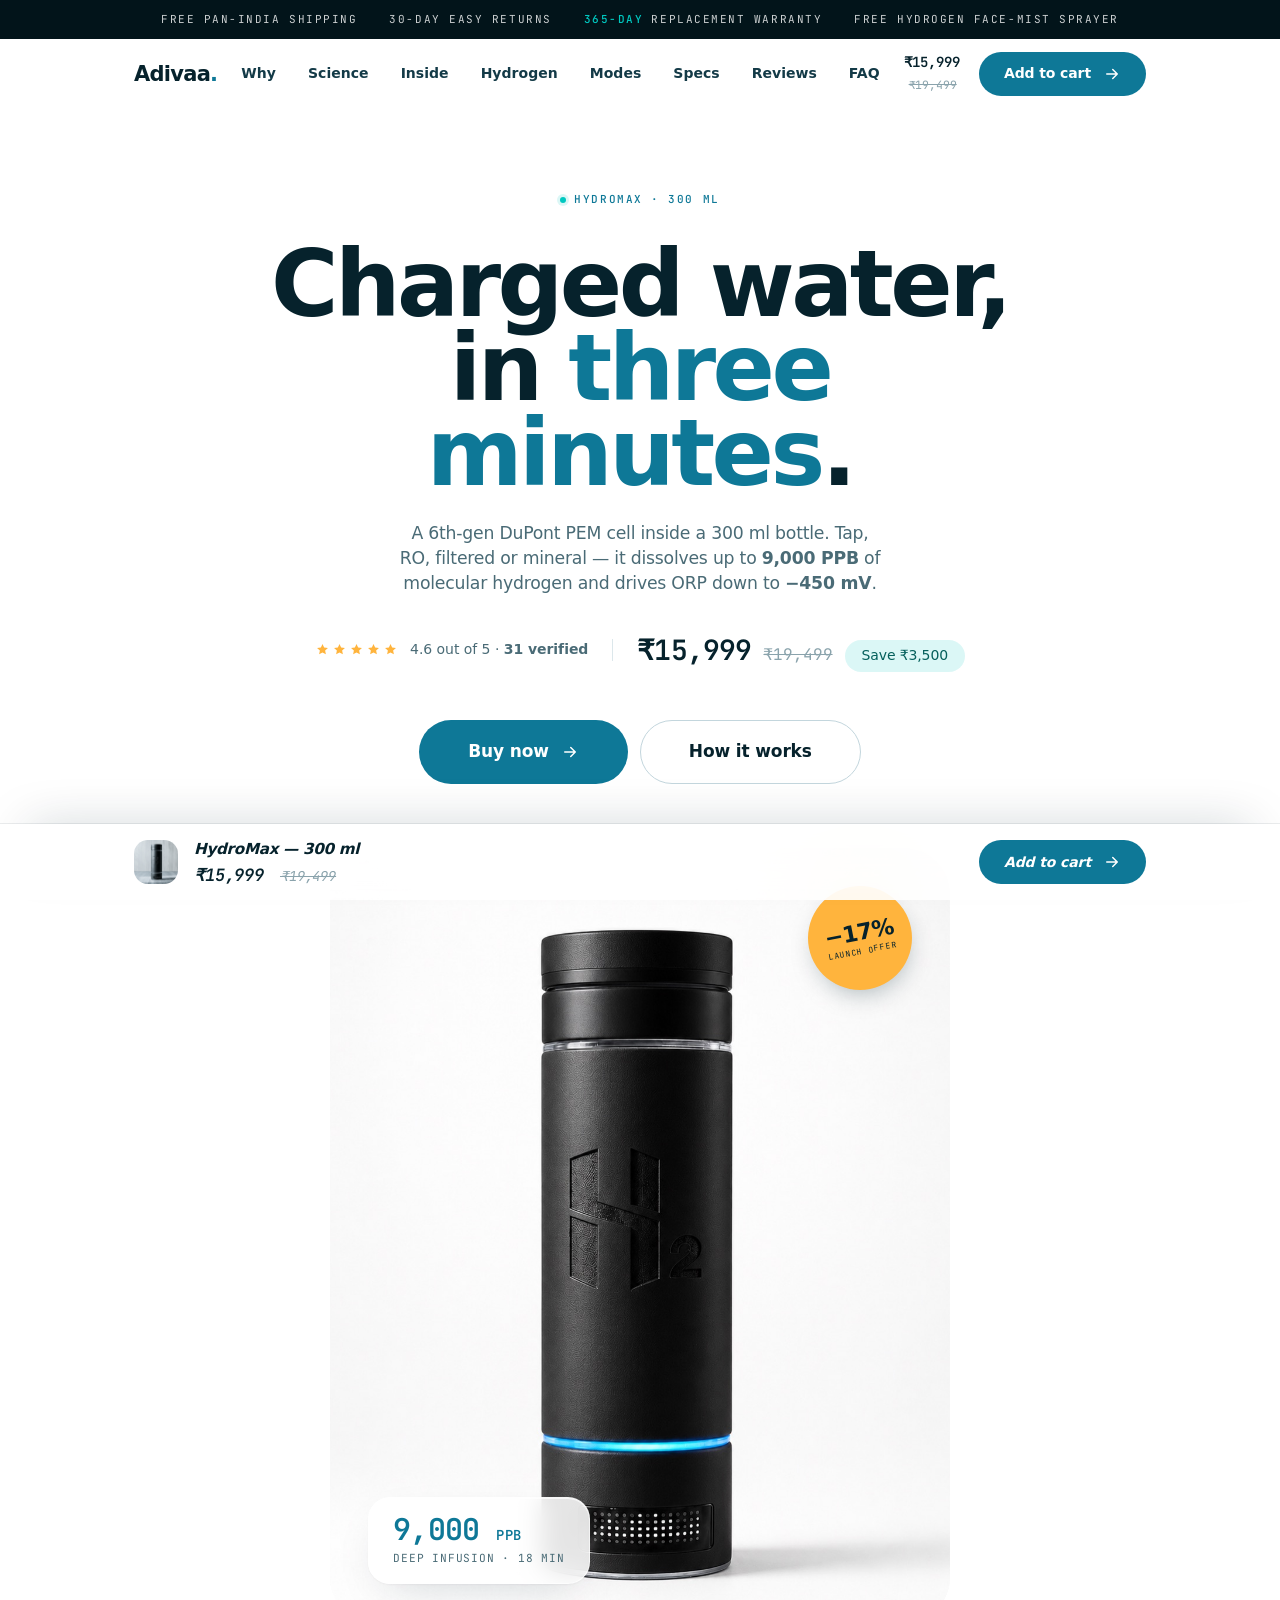
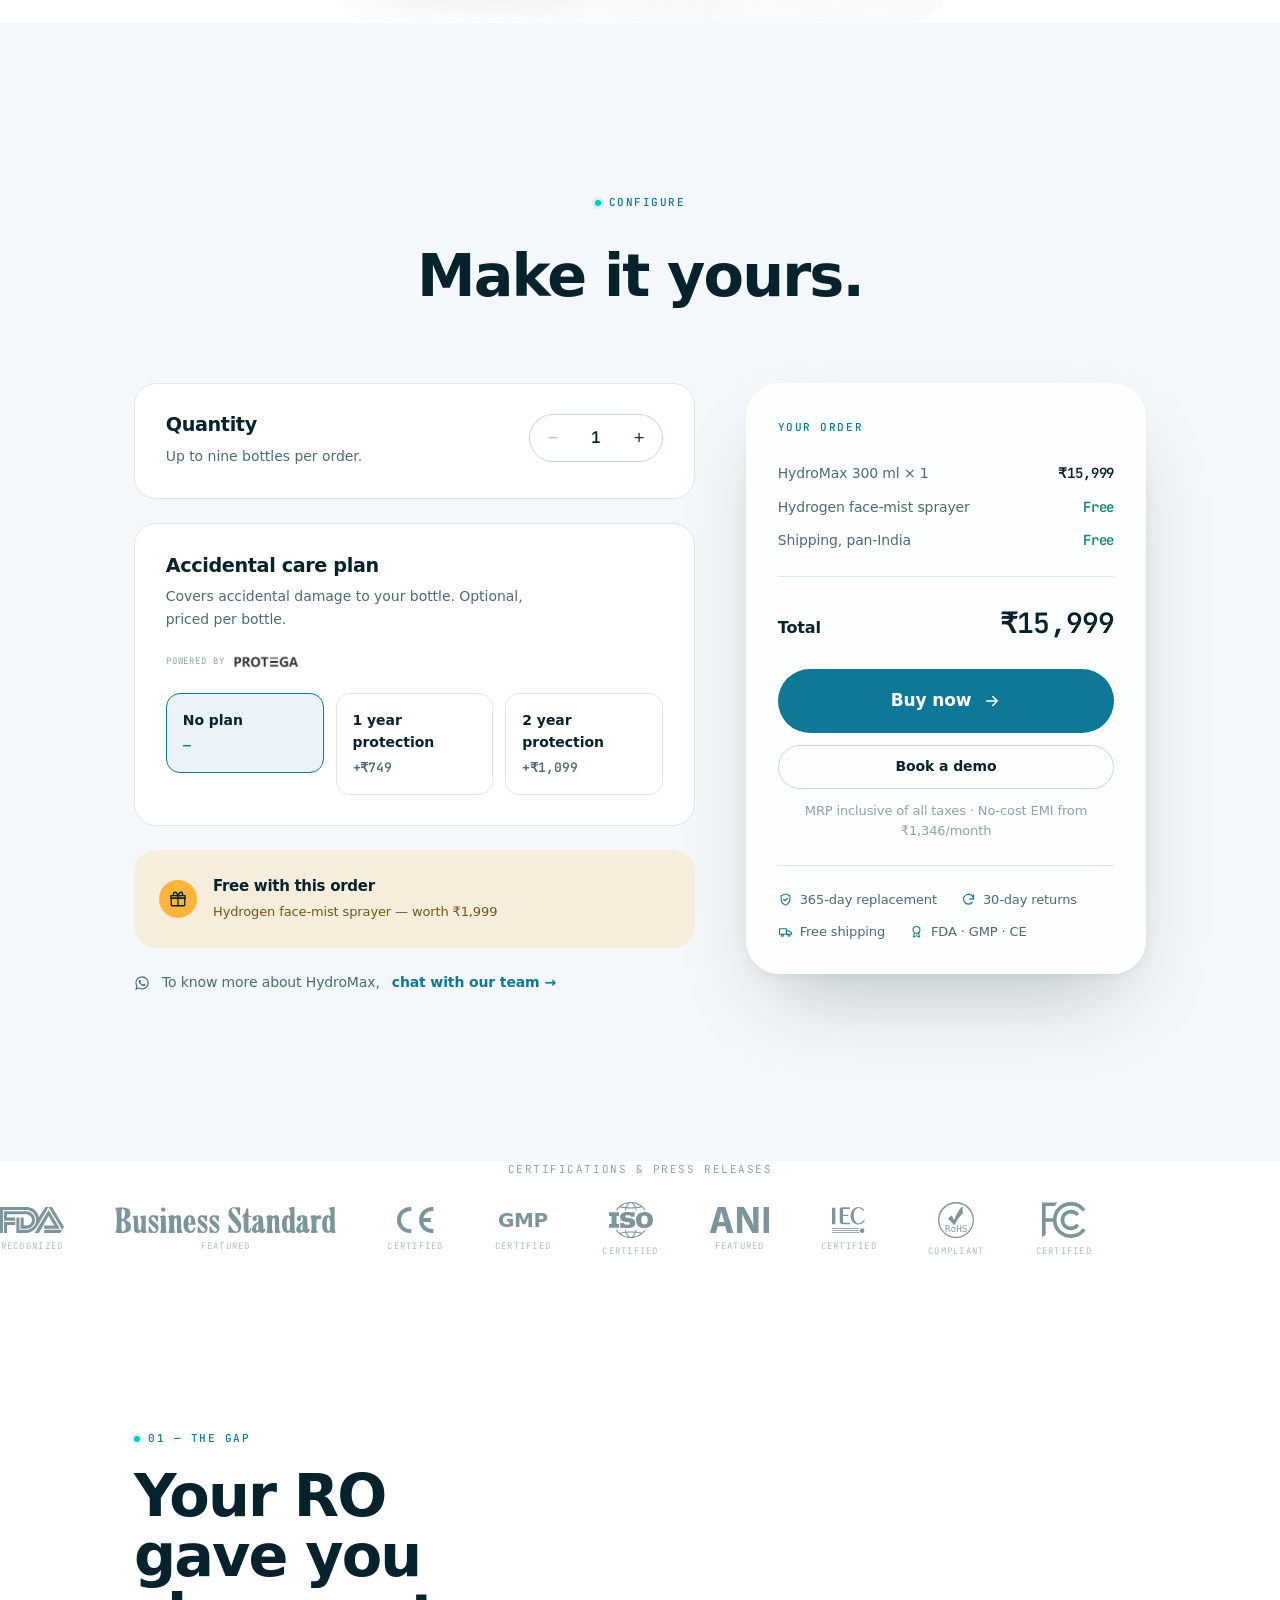
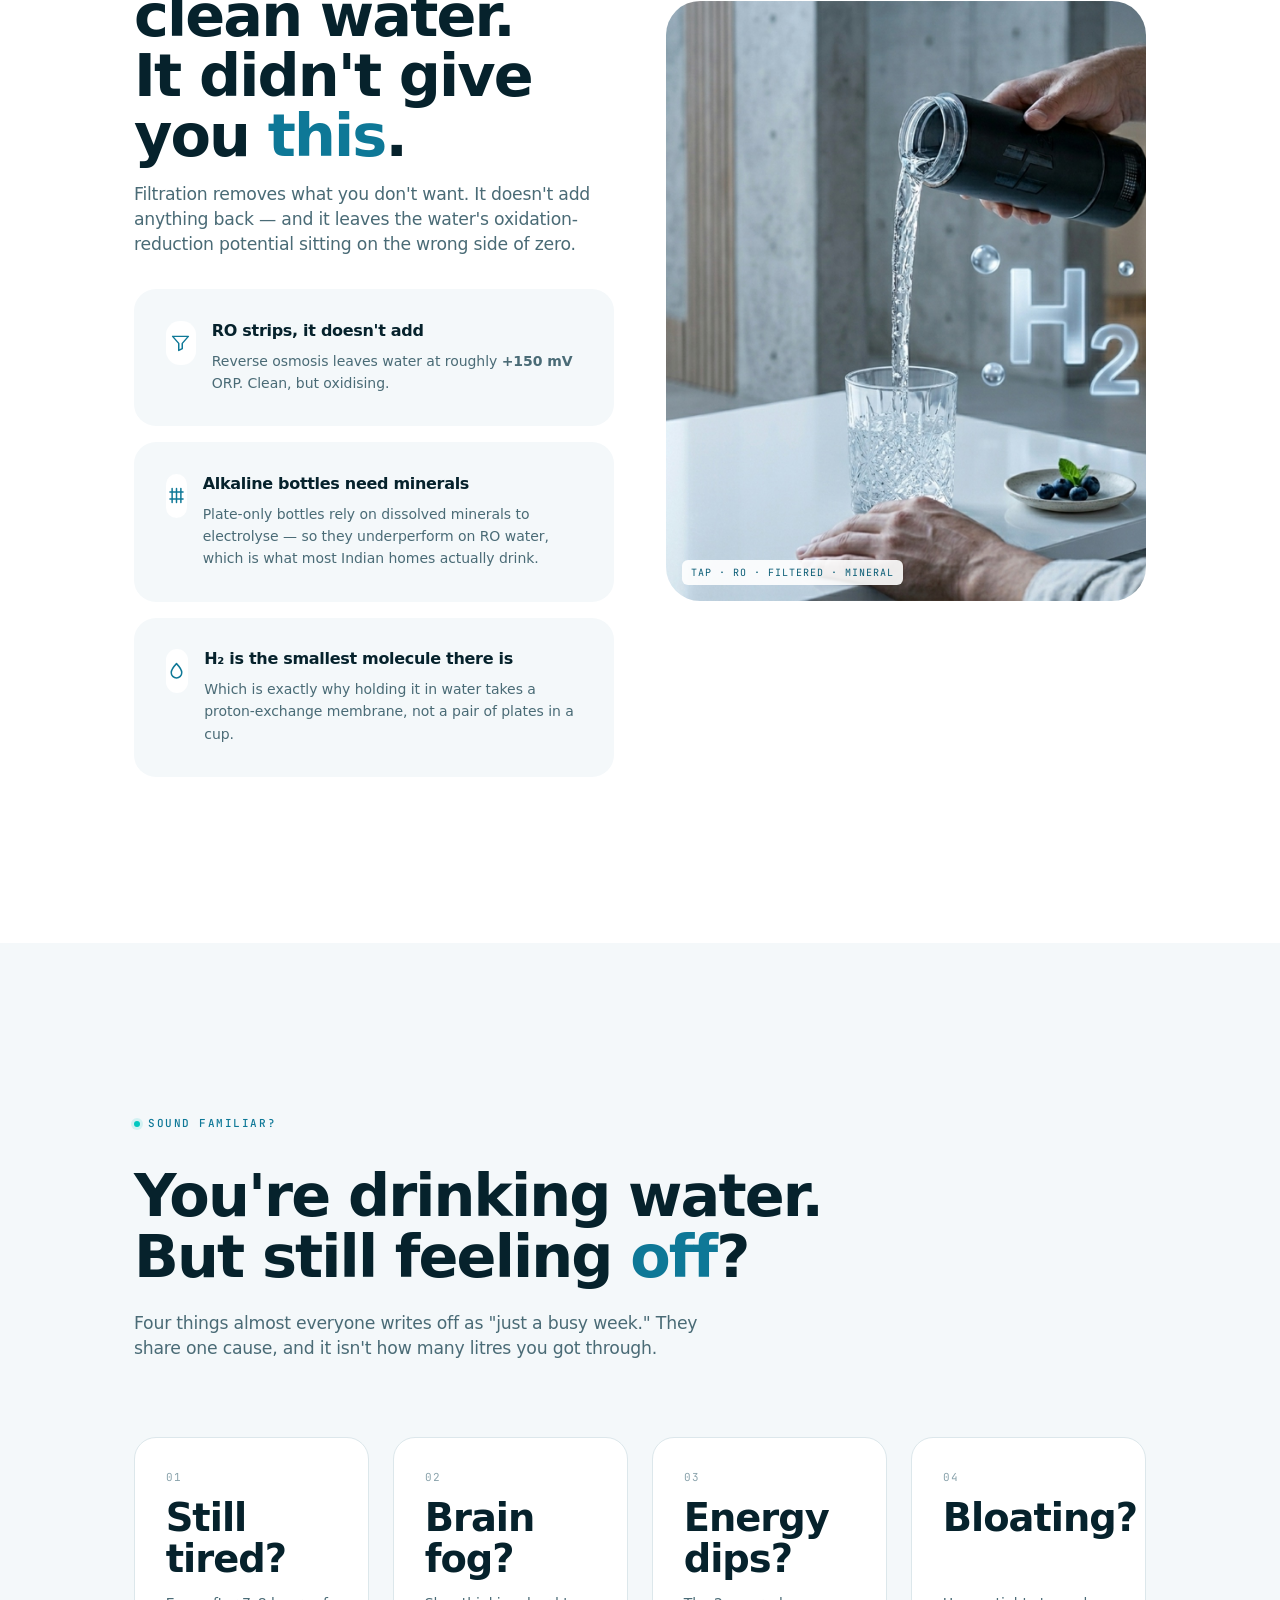
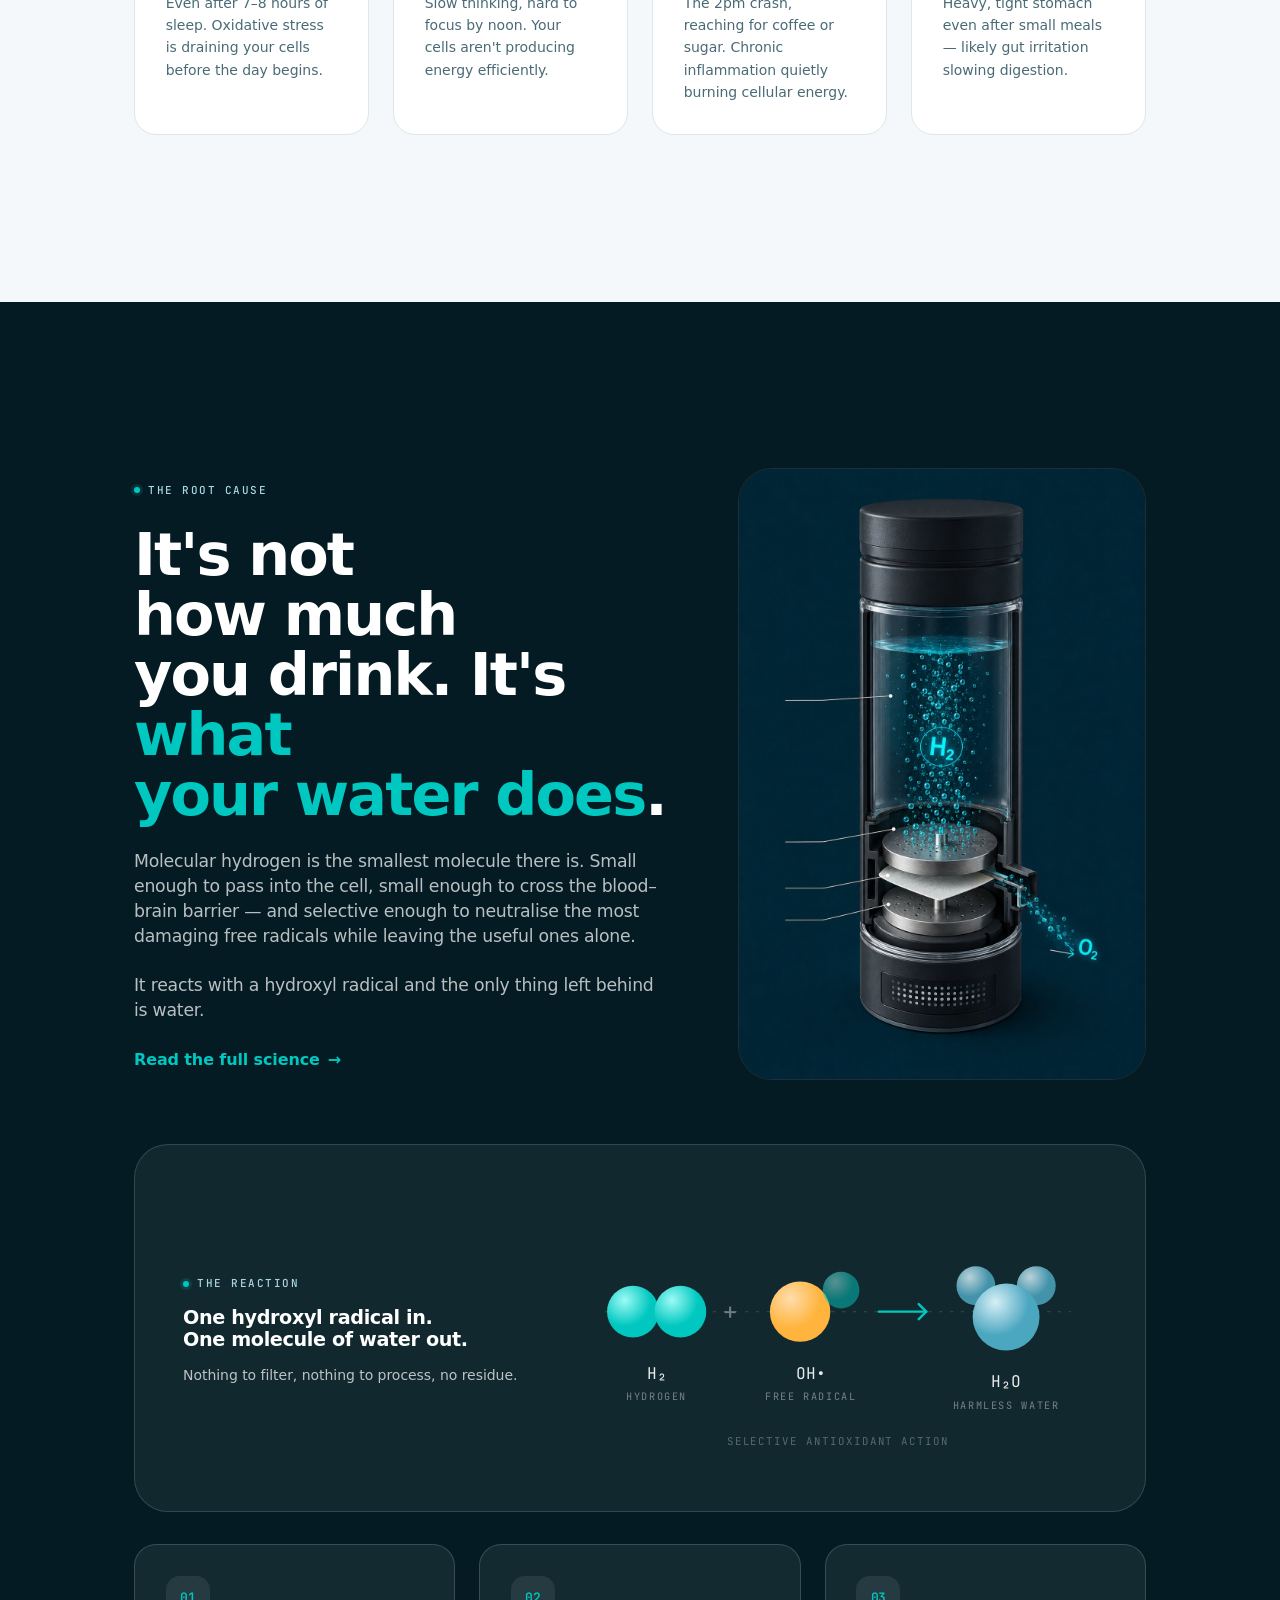
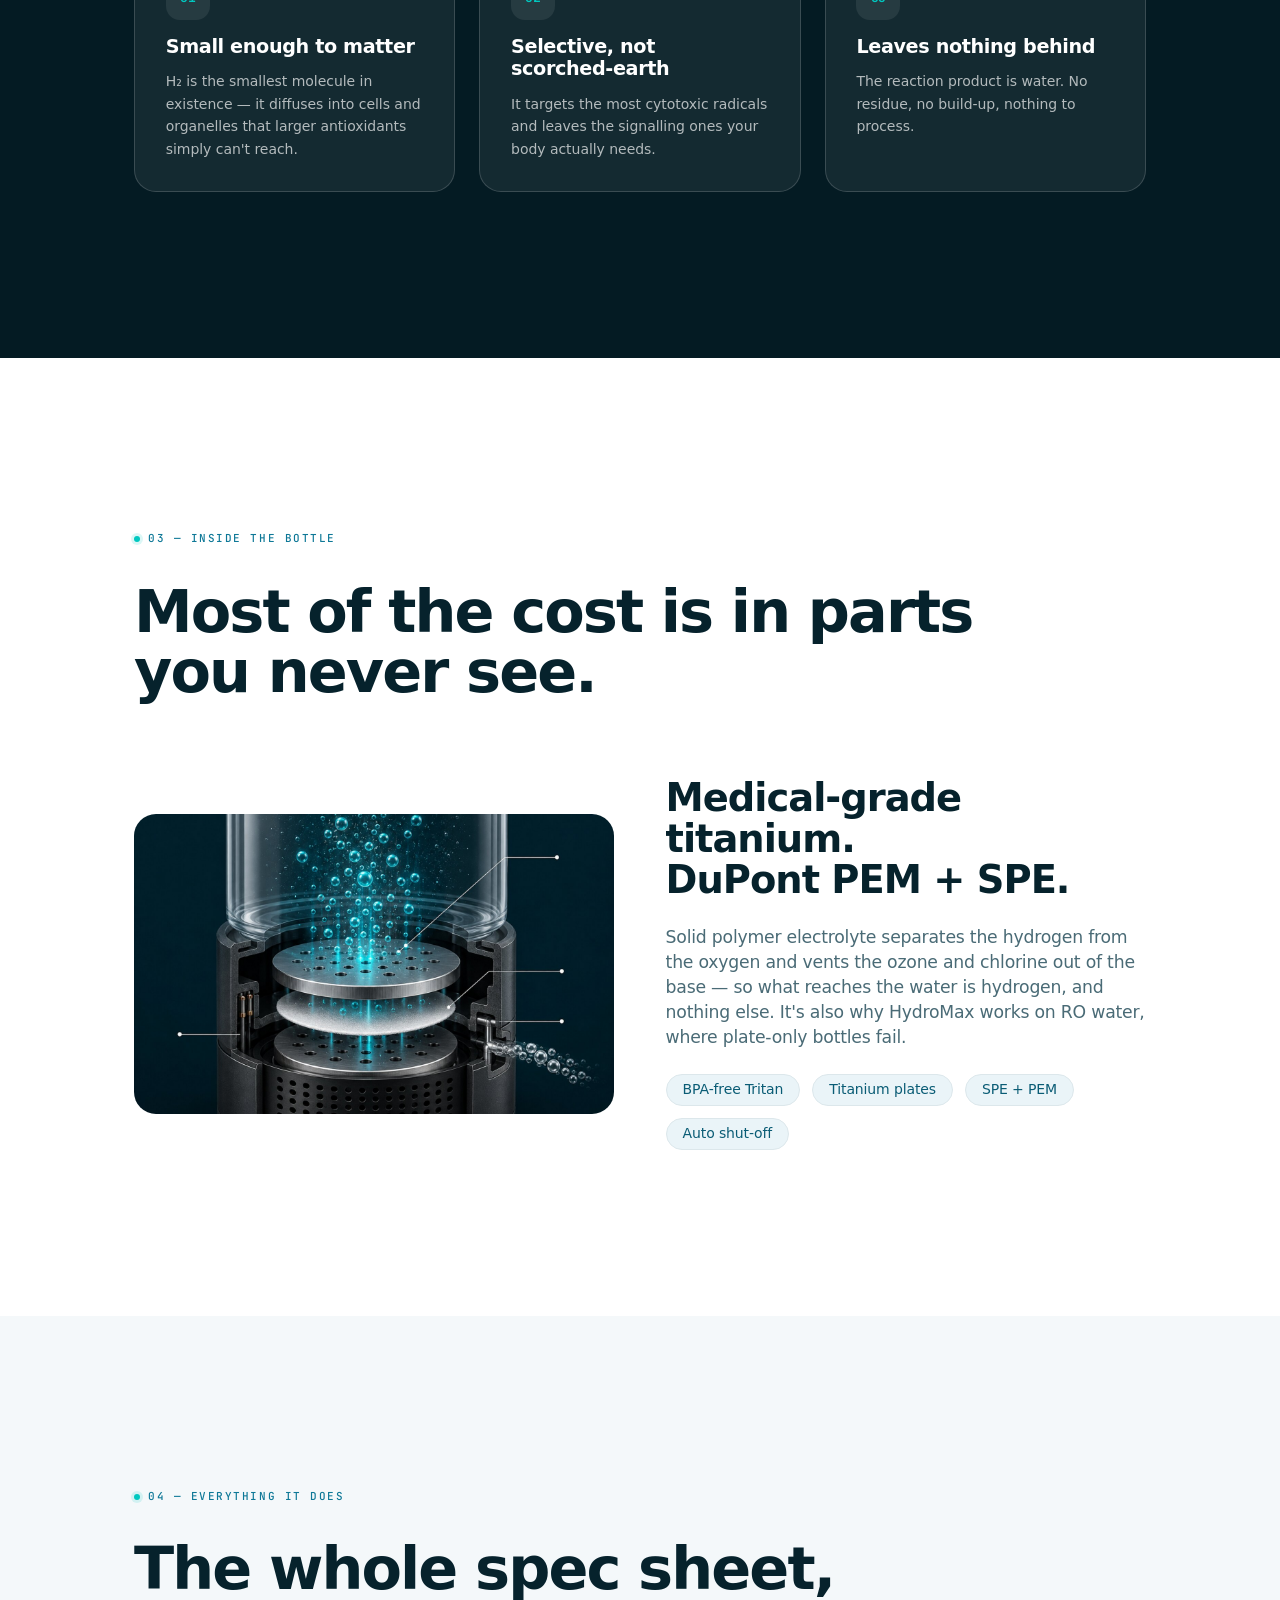
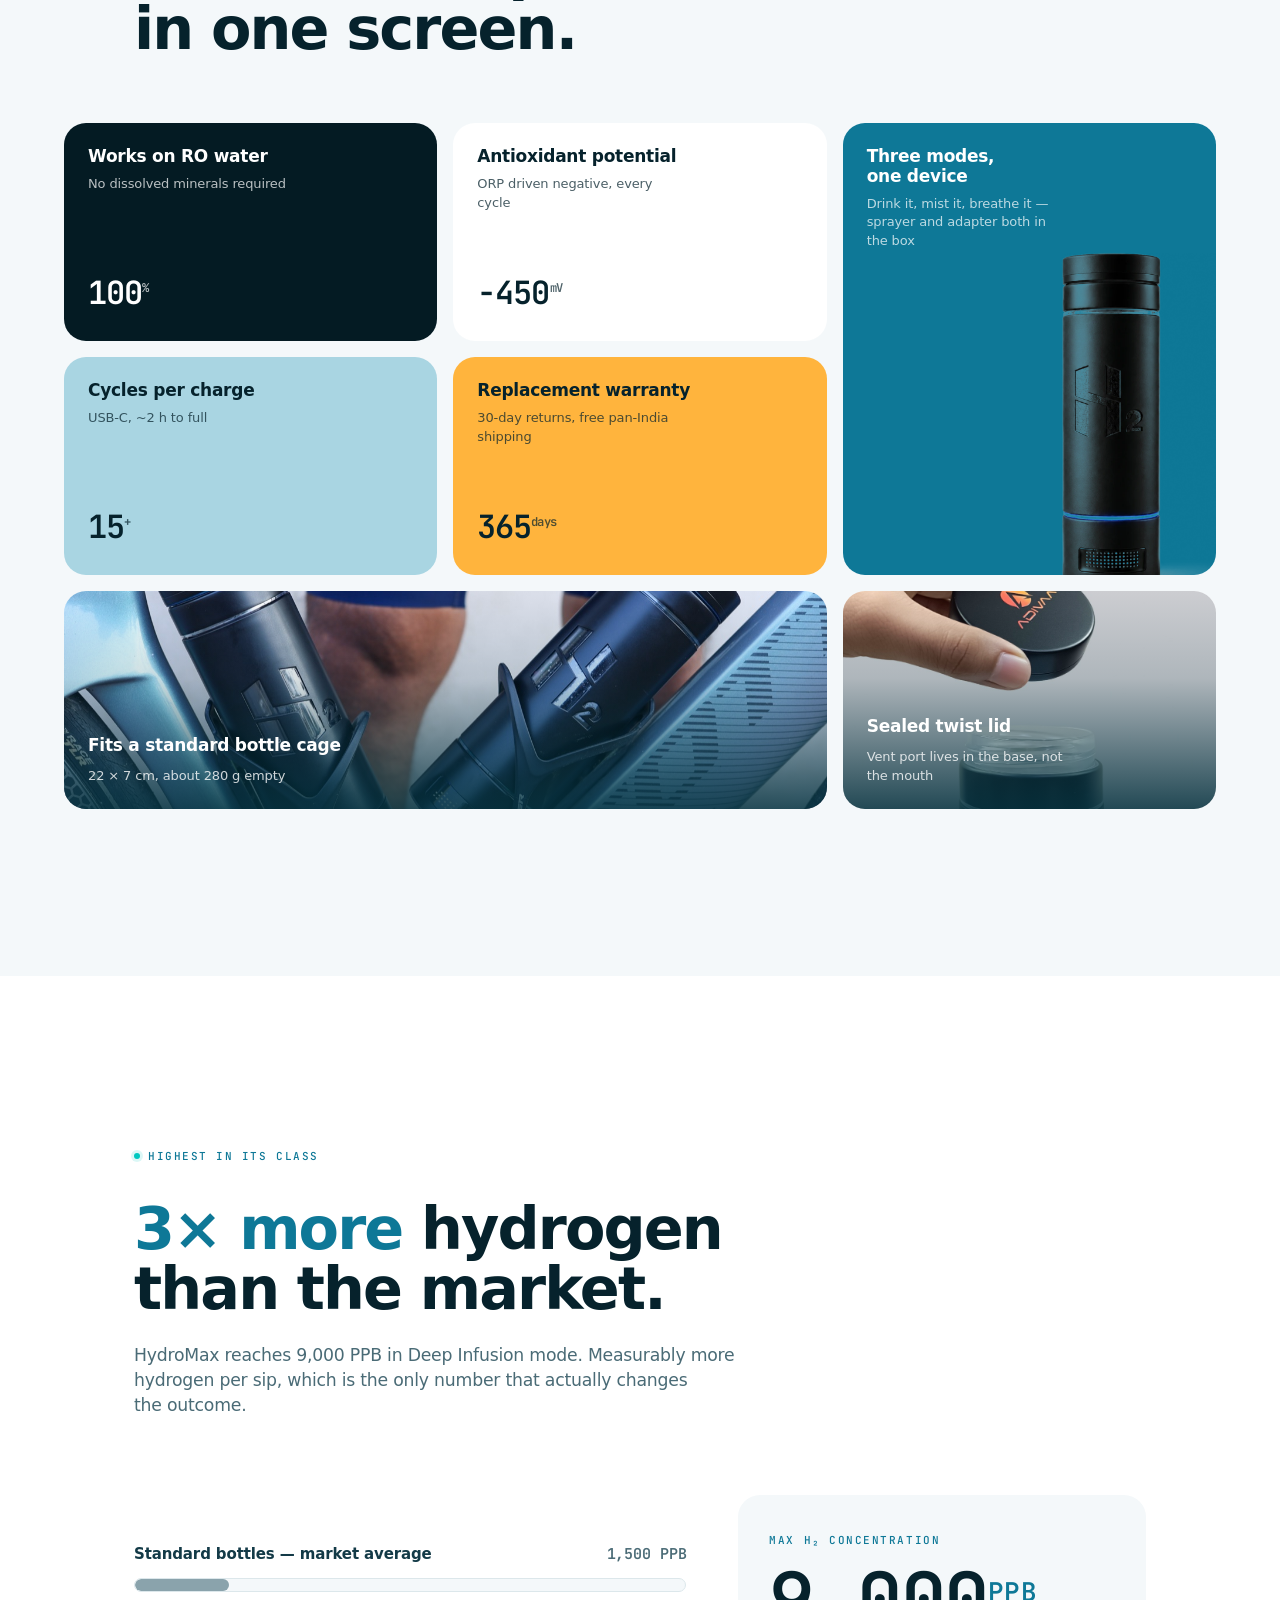
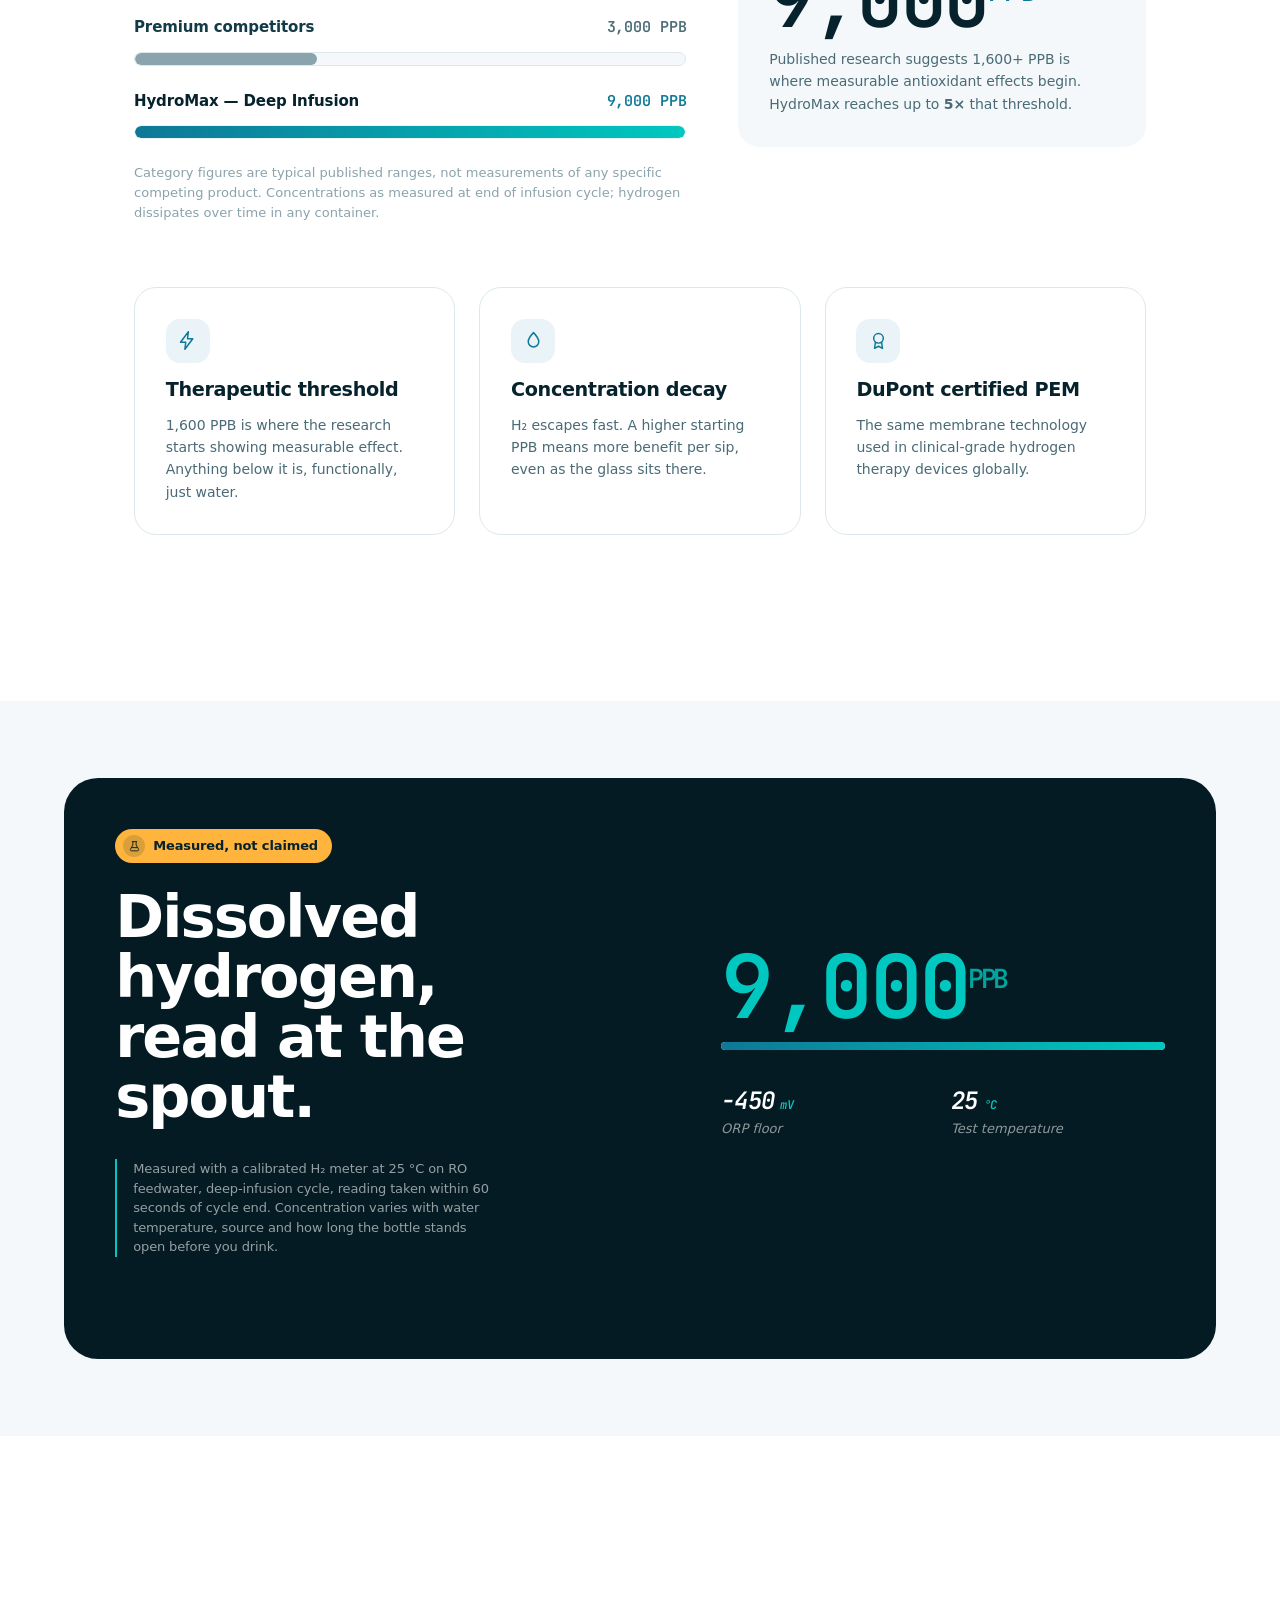
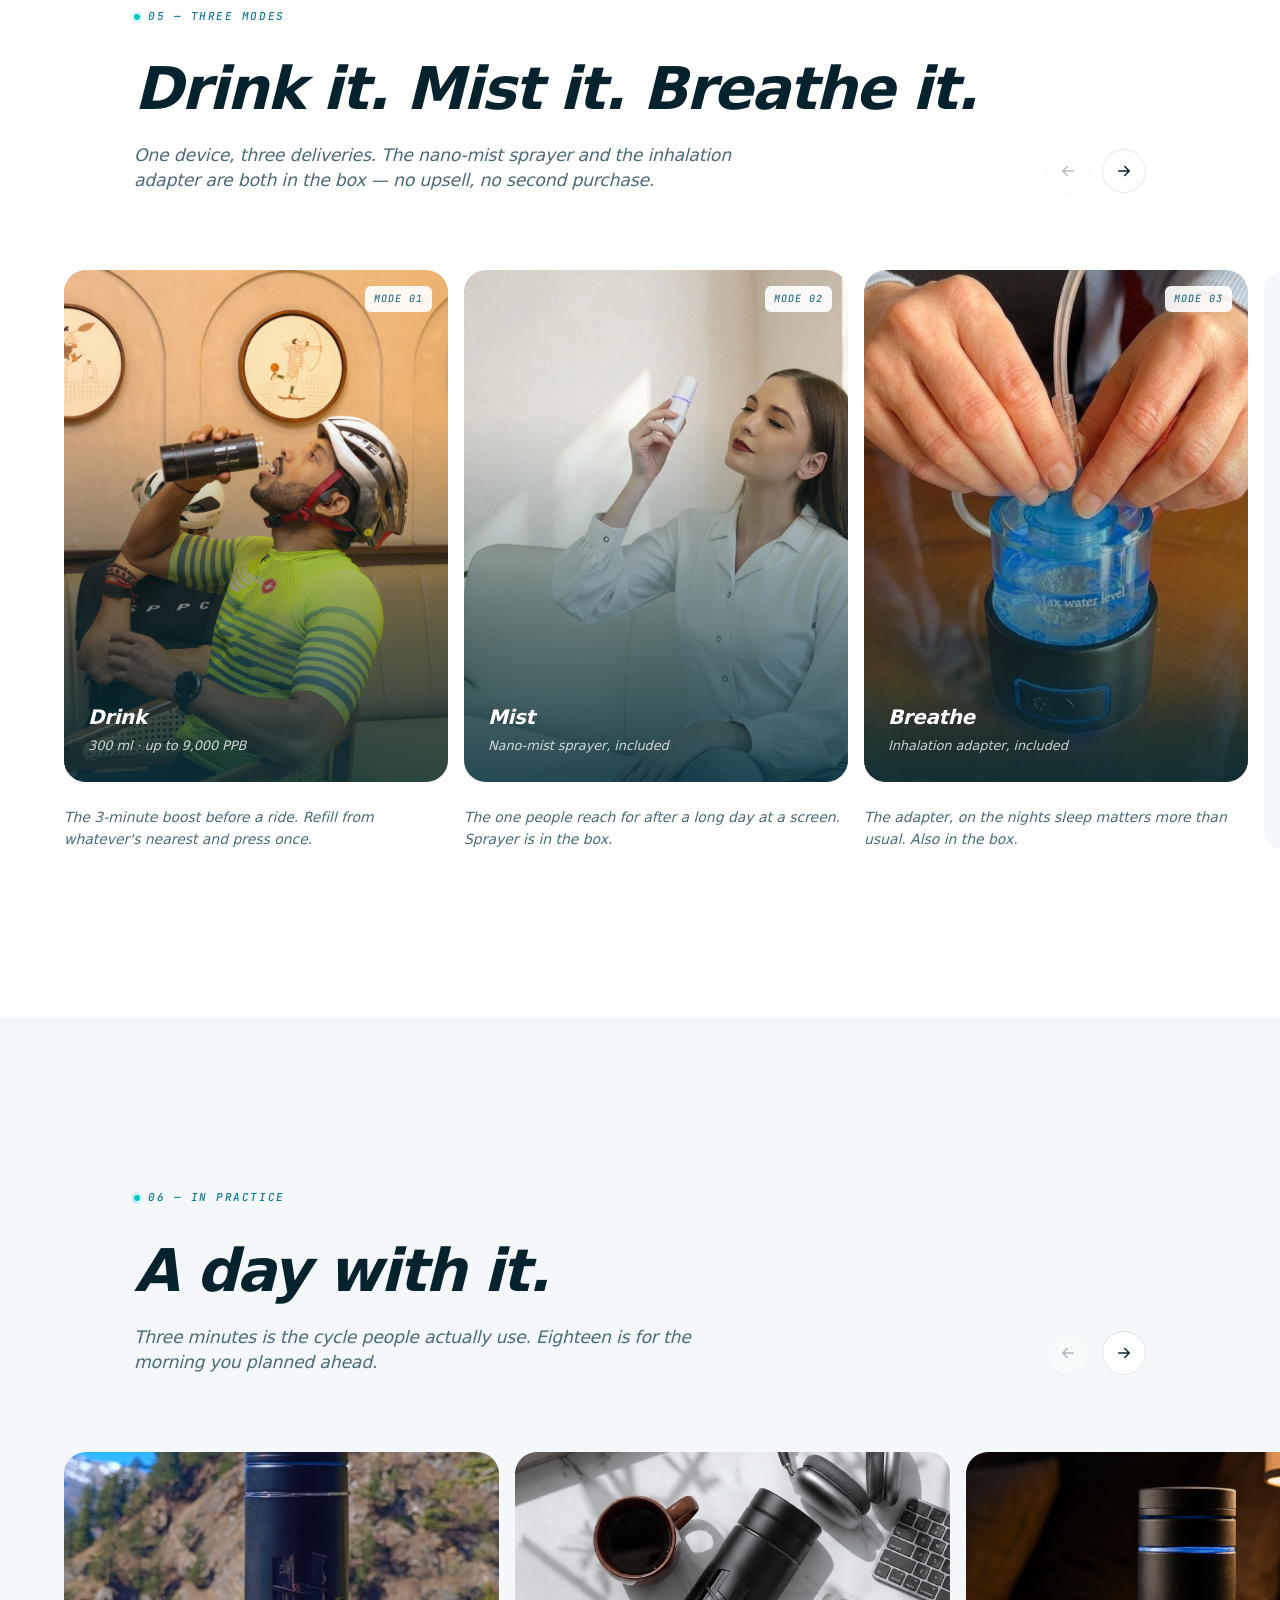
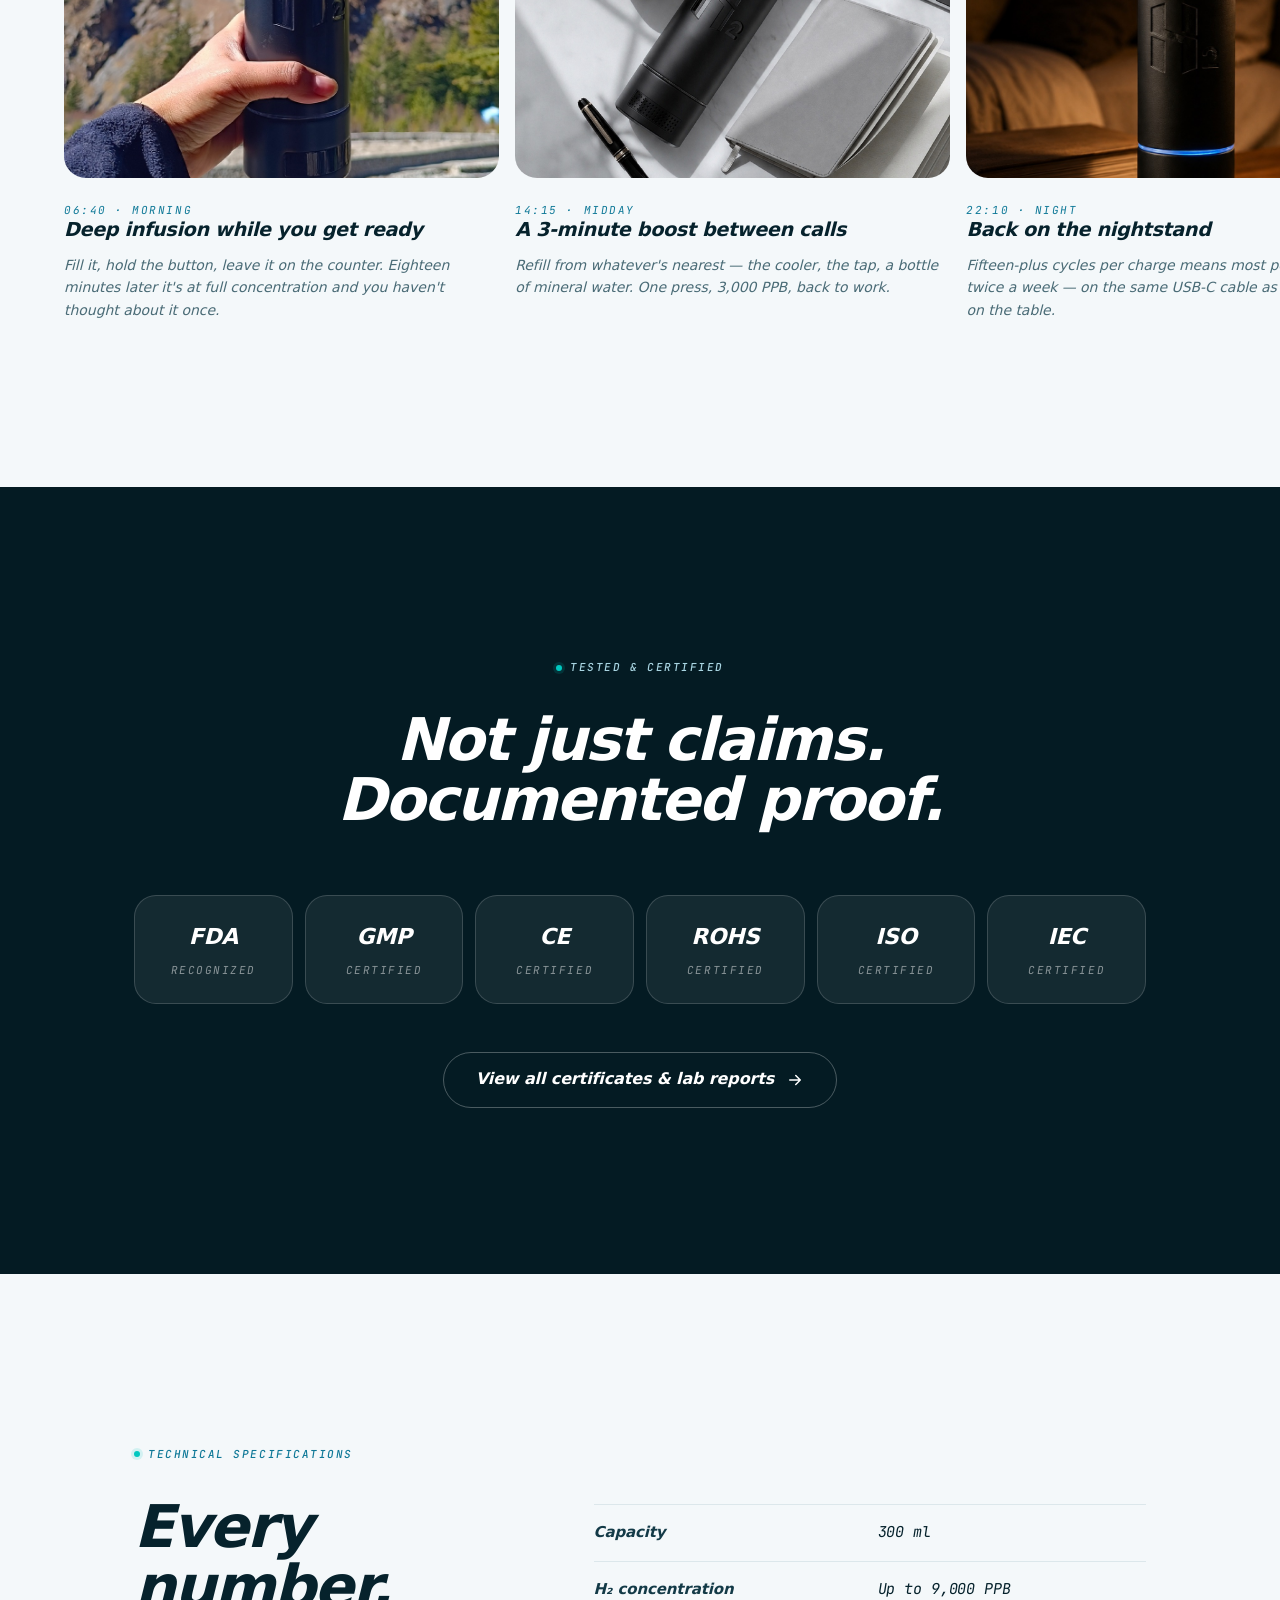
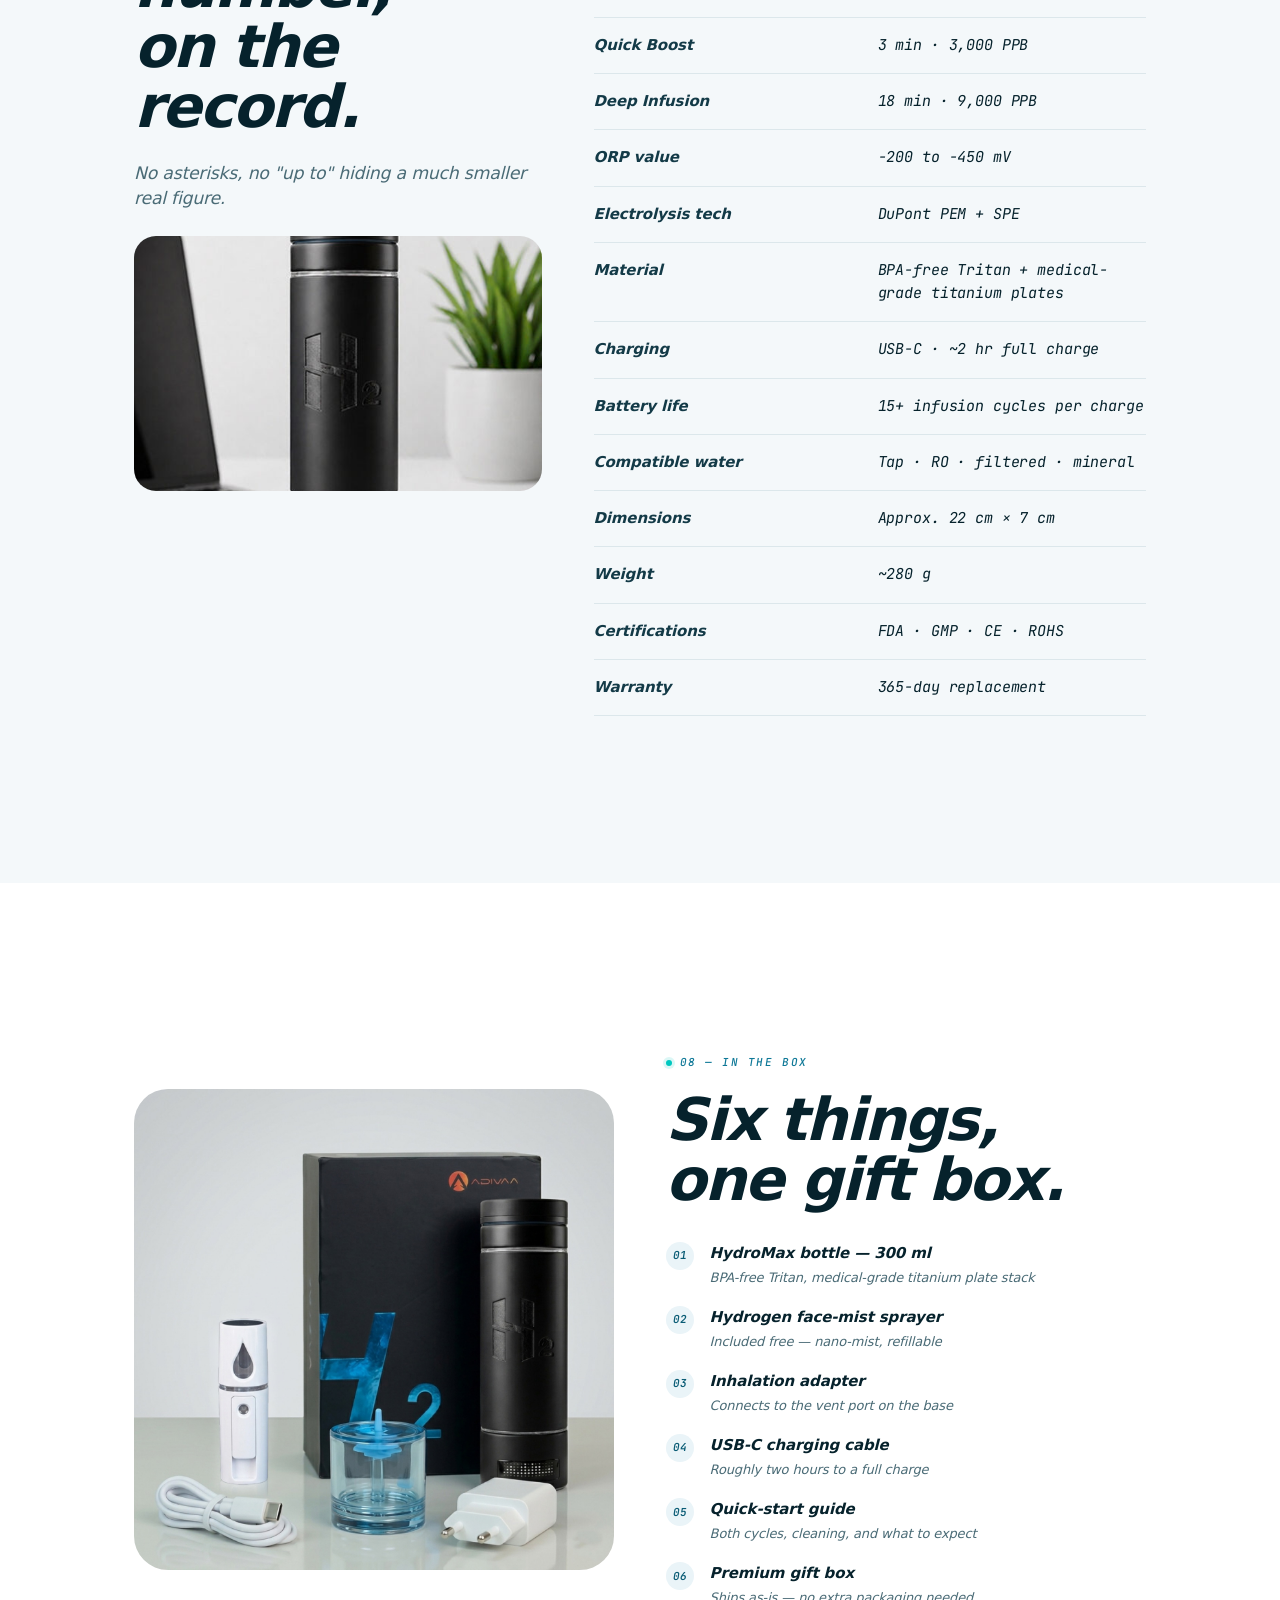
<file: apple/index.html>
<!DOCTYPE html>
<html lang="en">
<head>
<meta charset="utf-8">
<meta name="viewport" content="width=device-width, initial-scale=1">
<title>HydroMax 300 ml — Hydrogen Water Bottle | Adivaa</title>
<meta name="description" content="Up to 9,000 PPB molecular hydrogen in 18 minutes. DuPont PEM + SPE electrolysis, drink · mist · inhale. ₹15,999 with 365-day replacement.">
<meta name="theme-color" content="#0E7897">
<meta property="og:type" content="product">
<meta property="og:title" content="HydroMax 300 ml — Hydrogen Water Bottle | Adivaa">
<meta property="og:description" content="Up to 9,000 PPB molecular hydrogen in 18 minutes. DuPont PEM + SPE electrolysis, drink · mist · inhale.">
<meta property="og:image" content="assets/hero-social.jpg">
<meta name="twitter:card" content="summary_large_image">

<link rel="preconnect" href="https://api.fontshare.com" crossorigin>
<link rel="preconnect" href="https://fonts.gstatic.com" crossorigin>
<!-- One request per family — Fontshare drops every family after the first. -->
<link rel="stylesheet" href="https://api.fontshare.com/v2/css?f%5B%5D=general-sans@400,500,600,700&display=swap">
<link rel="stylesheet" href="https://api.fontshare.com/v2/css?f%5B%5D=satoshi@400,500,700&display=swap">
<link rel="stylesheet" href="https://fonts.googleapis.com/css2?family=JetBrains+Mono:wght@400;500;600&display=swap">
<link rel="stylesheet" href="tokens.css">
<link rel="stylesheet" href="styles.css">
<link rel="preload" as="image" href="assets/hero-studio.jpg">

<script type="application/ld+json">
{
  "@context": "https://schema.org",
  "@type": "Product",
  "name": "HydroMax 300 ml Hydrogen Water Bottle",
  "brand": { "@type": "Brand", "name": "Adivaa" },
  "description": "Portable hydrogen water bottle producing up to 9,000 PPB molecular hydrogen using DuPont PEM + SPE electrolysis, with drink, nano-mist and inhalation modes.",
  "image": "assets/hero-social.jpg",
  "offers": { "@type": "Offer", "priceCurrency": "INR", "price": "15999", "availability": "https://schema.org/InStock" }
}
</script>
<noscript><style>[data-reveal]{opacity:1!important;transform:none!important}.hero__media::after{display:none}</style></noscript>
</head>
<body>

<!-- ===== ICONS ===== -->
<svg width="0" height="0" style="position:absolute" aria-hidden="true"><defs>
<symbol id="i-arrow" viewBox="0 0 24 24" fill="none" stroke="currentColor" stroke-width="2" stroke-linecap="round" stroke-linejoin="round"><path d="M5 12h14M13 6l6 6-6 6"/></symbol>
<symbol id="i-drop" viewBox="0 0 24 24" fill="none" stroke="currentColor" stroke-width="1.7" stroke-linecap="round" stroke-linejoin="round"><path d="M12 3s6 6.3 6 10.3A6 6 0 0 1 6 13.3C6 9.3 12 3 12 3Z"/></symbol>
<symbol id="i-bolt" viewBox="0 0 24 24" fill="none" stroke="currentColor" stroke-width="1.7" stroke-linecap="round" stroke-linejoin="round"><path d="M13 2 4 14h6l-1 8 9-12h-6l1-8Z"/></symbol>
<symbol id="i-shield" viewBox="0 0 24 24" fill="none" stroke="currentColor" stroke-width="1.7" stroke-linecap="round" stroke-linejoin="round"><path d="M12 3l7 3v5.5c0 4.4-3 8-7 9.5-4-1.5-7-5.1-7-9.5V6l7-3Z"/><path d="m9 12 2 2 4-4"/></symbol>
<symbol id="i-clock" viewBox="0 0 24 24" fill="none" stroke="currentColor" stroke-width="1.7" stroke-linecap="round" stroke-linejoin="round"><circle cx="12" cy="12" r="8.5"/><path d="M12 7.5V12l3 2"/></symbol>
<symbol id="i-mist" viewBox="0 0 24 24" fill="none" stroke="currentColor" stroke-width="1.7" stroke-linecap="round"><path d="M4 8h9M4 12h13M4 16h7"/><circle cx="19" cy="8" r="1.1"/><circle cx="20.5" cy="16" r="1.1"/></symbol>
<symbol id="i-lungs" viewBox="0 0 24 24" fill="none" stroke="currentColor" stroke-width="1.7" stroke-linecap="round" stroke-linejoin="round"><path d="M12 3v9"/><path d="M12 12c0-2-1.6-3-3-3s-4 1.6-4 5v4a2 2 0 0 0 2 2h2a2 2 0 0 0 2-2v-6Z"/><path d="M12 12c0-2 1.6-3 3-3s4 1.6 4 5v4a2 2 0 0 1-2 2h-2a2 2 0 0 1-2-2v-6Z"/></symbol>
<symbol id="i-check" viewBox="0 0 24 24" fill="none" stroke="currentColor" stroke-width="2.2" stroke-linecap="round" stroke-linejoin="round"><path d="m4.5 12.5 5 5 10-11"/></symbol>
<symbol id="i-star" viewBox="0 0 24 24" fill="currentColor"><path d="m12 3 2.6 5.6 6.1.8-4.5 4.2 1.2 6.1L12 16.8 6.6 19.7l1.2-6.1L3.3 9.4l6.1-.8L12 3Z"/></symbol>
<symbol id="i-beaker" viewBox="0 0 24 24" fill="none" stroke="currentColor" stroke-width="1.7" stroke-linecap="round" stroke-linejoin="round"><path d="M9 3v6.2L4.6 17A2 2 0 0 0 6.3 20h11.4a2 2 0 0 0 1.7-3L15 9.2V3"/><path d="M8 3h8M6.8 14h10.4"/></symbol>
<symbol id="i-ship" viewBox="0 0 24 24" fill="none" stroke="currentColor" stroke-width="1.7" stroke-linecap="round" stroke-linejoin="round"><path d="M2.5 7.5h11v9h-11z"/><path d="M13.5 11h4l4 3v2.5h-8z"/><circle cx="7" cy="18" r="1.6"/><circle cx="17.5" cy="18" r="1.6"/></symbol>
<symbol id="i-refresh" viewBox="0 0 24 24" fill="none" stroke="currentColor" stroke-width="1.8" stroke-linecap="round" stroke-linejoin="round"><path d="M20 11a8 8 0 1 0-1.6 5.3"/><path d="M20 5v6h-6"/></symbol>
<symbol id="i-cert" viewBox="0 0 24 24" fill="none" stroke="currentColor" stroke-width="1.7" stroke-linecap="round" stroke-linejoin="round"><circle cx="12" cy="9.5" r="5.5"/><path d="m8.5 14-1 7 4.5-2.4L16.5 21l-1-7"/></symbol>
<symbol id="i-plates" viewBox="0 0 24 24" fill="none" stroke="currentColor" stroke-width="1.7" stroke-linecap="round"><path d="M7 4v16M12 4v16M17 4v16"/><path d="M4.5 8h15M4.5 16h15"/></symbol>
<symbol id="i-filter" viewBox="0 0 24 24" fill="none" stroke="currentColor" stroke-width="1.7" stroke-linecap="round" stroke-linejoin="round"><path d="M3 5h18l-7 8v6l-4 2v-8L3 5Z"/></symbol>
<symbol id="i-usb" viewBox="0 0 24 24" fill="none" stroke="currentColor" stroke-width="1.7" stroke-linecap="round" stroke-linejoin="round"><rect x="3" y="9" width="18" height="6" rx="3"/><path d="M7.5 12h9"/></symbol>
<symbol id="i-gift" viewBox="0 0 24 24" fill="none" stroke="currentColor" stroke-width="1.8" stroke-linecap="round" stroke-linejoin="round"><path d="M3 11h18v9a1 1 0 0 1-1 1H4a1 1 0 0 1-1-1v-9Z"/><path d="M2.5 7.5h19V11h-19zM12 7.5V21"/><path d="M12 7.5S10.5 3 8 3a2.2 2.2 0 0 0 0 4.5ZM12 7.5S13.5 3 16 3a2.2 2.2 0 0 1 0 4.5Z"/></symbol>
<symbol id="i-wa" viewBox="0 0 24 24" fill="currentColor"><path d="M12.04 2C6.58 2 2.13 6.45 2.13 11.91c0 1.75.46 3.46 1.32 4.96L2 22l5.25-1.38a9.9 9.9 0 0 0 4.79 1.22h.01c5.46 0 9.91-4.45 9.91-9.91C21.96 6.45 17.5 2 12.04 2Zm0 18.15h-.01a8.2 8.2 0 0 1-4.19-1.15l-.3-.18-3.12.82.83-3.04-.2-.31a8.22 8.22 0 0 1-1.26-4.38c0-4.54 3.7-8.23 8.25-8.23a8.23 8.23 0 0 1 0 16.47Zm4.52-6.16c-.25-.12-1.47-.72-1.69-.81-.23-.08-.39-.12-.56.13-.16.24-.64.8-.78.97-.15.16-.29.18-.53.06-.25-.13-1.05-.39-1.99-1.23-.74-.66-1.23-1.47-1.38-1.71-.14-.25-.01-.38.11-.5.11-.11.25-.29.37-.44.13-.15.17-.25.25-.41.09-.17.04-.31-.02-.44-.06-.12-.56-1.34-.76-1.84-.2-.48-.4-.42-.56-.43h-.47c-.16 0-.43.06-.65.31-.23.24-.86.84-.86 2.05s.88 2.38 1 2.54c.13.17 1.74 2.65 4.2 3.72.59.25 1.05.4 1.4.52.59.19 1.13.16 1.55.1.47-.07 1.47-.6 1.67-1.18.21-.58.21-1.07.15-1.18-.06-.11-.22-.17-.47-.29Z"/></symbol>

</defs><g transform="translate(-202.49238,-397.68383)"><g><path d="M 270.1686,496.19119 C 265.46348,488.93243 264.16716,487.22534 260.33763,483.24512 C 258.886,481.73637 255.36919,478.4342 252.52251,475.90698 C 246.48085,470.54334 244.90532,469.06645 244.90532,468.76669 C 244.90532,468.24359 248.61296,464.97877 254.57317,460.2535 C 259.20668,456.58004 260.16319,455.96109 261.20655,455.96109 L 262.04752,455.96109 L 263.0721,458.35367 C 265.39127,463.76932 268.72407,471.1602 269.25264,472.0598 C 269.91868,473.19332 270.6404,473.54706 271.34507,473.08534 C 271.92684,472.70414 274.23434,468.18066 276.64313,462.69937 C 278.74675,457.91247 283.20716,448.96966 285.94636,444.04703 C 289.35788,437.91615 293.98186,430.69363 296.44075,427.65507 C 299.79649,423.50822 307.0894,416.86575 307.59473,417.36204 C 307.66859,417.43458 305.89481,418.49665 306.26871,418.15085 C 311.24203,413.55131 306.45907,427.44837 308.37495,442.7775 C 308.98188,447.63357 308.30667,447.89869 306.40966,449.51343 C 300.01796,454.9541 297.33427,457.7949 292.67733,464.04969 C 284.38095,475.19266 279.2961,483.37962 274.54923,493.23719 C 273.5886,495.23203 272.62817,497.10923 272.41491,497.40873 C 271.77276,498.31055 271.41757,498.11802 270.1686,496.19119 L 270.1686,496.19119 z" style="fill:currentColor;fill-opacity:1" /><path d="M 274.06814,551.57646 C 266.32368,550.84564 261.65433,549.93504 255.59132,547.97321 C 239.33056,542.71166 225.29225,532.15326 215.62555,517.91442 C 208.79591,507.85452 204.71411,497.12847 202.93521,484.56711 C 202.55563,481.88681 202.4984,480.64237 202.49268,474.94567 C 202.48598,468.27613 202.58451,466.85159 203.38908,461.98555 C 207.65614,436.17835 225.04612,414.12844 249.28304,403.79356 C 263.49424,397.73375 279.20792,396.13976 294.57595,399.19906 C 323.35265,404.9276 346.59841,426.94318 353.93249,455.41442 C 357.98085,471.13029 356.97572,487.80435 351.07146,502.87536 C 341.58458,527.09128 320.08349,545.11223 294.57595,550.22656 C 289.21704,551.30105 284.79591,551.71247 279.04861,551.67155 C 276.68533,551.65474 274.44411,551.61194 274.06814,551.57646 z M 286.66579,546.22333 C 307.87652,544.11187 327.12736,532.45269 339.05103,514.49646 C 351.31988,496.0204 354.15787,472.28435 346.61113,451.26625 C 341.23376,436.28992 331.21402,423.79288 317.58454,415.06301 C 314.4057,413.02691 308.09212,409.88281 304.53689,408.56539 C 278.21146,398.81029 248.9239,405.17541 229.14995,424.94936 C 212.55735,441.54196 205.25108,464.9958 209.4379,488.22692 C 211.34734,498.82168 215.9158,509.23228 222.50845,518.01208 C 224.85251,521.1338 225.82004,522.25467 228.72513,525.21401 C 240.97628,537.69395 256.74521,545.00591 274.45876,546.42046 C 277.10597,546.63185 283.61839,546.52669 286.66579,546.22333 L 286.66579,546.22333 z" style="fill:currentColor;fill-opacity:1" /><g transform="translate(-5.18103,-83.625709)"><path style="fill:currentColor;fill-opacity:1" d="M 240.382,595.17221 L 240.382,580.60117 L 245.80192,580.69457 C 251.4831,580.79249 252.25463,580.8953 254.13325,581.80472 C 256.3394,582.8727 257.78337,584.96758 258.15466,587.63888 C 258.7261,591.75021 256.86777,594.77285 253.20193,595.69466 L 252.25233,595.93345 L 253.24261,596.40412 C 255.15629,597.31364 255.68829,598.11104 259.5034,605.78818 L 261.46885,609.74325 L 259.46664,609.74325 L 257.46441,609.74325 L 255.34314,605.2481 C 254.17644,602.77577 252.90302,600.29656 252.51332,599.73876 C 251.13063,597.7596 249.81345,597.25595 245.99723,597.24718 L 244.28825,597.24325 L 244.28825,603.49325 L 244.28825,609.74325 L 242.33512,609.74325 L 240.382,609.74325 L 240.382,595.17221 z M 250.25824,594.10319 C 251.85987,593.81244 252.95213,593.13129 253.60923,592.01345 C 254.10442,591.17103 254.15153,590.92129 254.15153,589.13779 C 254.15153,587.4166 254.09354,587.08137 253.66325,586.31488 C 253.02358,585.17542 251.77987,584.24653 250.53703,583.97999 C 249.99001,583.86267 248.36026,583.76669 246.91535,583.76669 L 244.28825,583.76669 L 244.28825,589.04013 L 244.28825,594.31357 L 246.69378,594.31357 C 248.01683,594.31357 249.62083,594.21889 250.25823,594.10319 L 250.25824,594.10319 z" /><path style="fill:currentColor;fill-opacity:1" d="M 270.42816,609.7689 C 268.96587,609.2883 268.1625,608.77236 267.08831,607.62395 C 265.35278,605.76854 264.61264,603.57741 264.4575,599.83566 C 264.24207,594.64002 265.42328,591.12732 268.06285,589.11405 C 270.58456,587.19069 275.5658,586.91822 278.377,588.54989 C 279.44633,589.17055 280.86383,590.72371 281.49162,591.96261 C 282.64108,594.23096 283.14375,597.77639 282.77797,601.03523 C 282.275,605.516 280.47469,608.34387 277.3453,609.56864 C 275.75948,610.18929 272.03532,610.2971 270.42816,609.7689 L 270.42816,609.7689 z M 276.12239,606.75346 C 277.28381,606.15824 278.17057,604.95306 278.71039,603.23613 C 279.30489,601.34525 279.35377,596.44595 278.79647,594.60654 C 277.9317,591.75235 276.24883,590.37285 273.63172,590.37285 C 271.51573,590.37285 270.21653,591.0968 269.18067,592.85308 C 267.73079,595.31131 267.63943,601.79333 269.01612,604.52638 C 269.6656,605.81574 270.95307,606.87003 272.31559,607.22829 C 273.27088,607.47947 275.16729,607.24293 276.12239,606.75346 L 276.12239,606.75346 z" /><path style="fill:currentColor;fill-opacity:1" d="M 288.42887,595.19247 L 288.42887,580.64169 L 290.28434,580.64169 L 292.13981,580.64169 L 292.13981,586.59872 L 292.13981,592.55575 L 297.70621,592.55575 L 303.27262,592.55575 L 303.27262,586.59872 L 303.27262,580.64169 L 305.12809,580.64169 L 306.98356,580.64169 L 306.98356,595.19247 L 306.98356,609.74325 L 305.13055,609.74325 L 303.27756,609.74325 L 303.22625,602.76083 L 303.17496,595.77841 L 297.70621,595.77841 L 292.23746,595.77841 L 292.18618,602.76083 L 292.13487,609.74325 L 290.28188,609.74325 L 288.42887,609.74325 L 288.42887,595.19247 z" /><path style="fill:currentColor;fill-opacity:1" d="M 317.33512,609.84247 C 316.63688,609.70238 315.34049,609.34743 314.45426,609.0537 L 312.84293,608.51963 L 312.84293,606.53945 L 312.84293,604.55926 L 314.94254,605.58007 C 320.127,608.10069 325.30758,607.60185 326.92778,604.426 C 327.78918,602.73753 327.56957,600.13455 326.45901,598.86969 C 325.58592,597.87534 324.36139,597.34364 321.11911,596.55112 C 317.86731,595.75628 315.81887,594.90256 314.66743,593.86229 C 311.68907,591.17152 311.83955,585.71471 314.97455,582.72441 C 316.90948,580.87881 318.72129,580.23767 322.02262,580.23034 C 324.14348,580.22564 326.09526,580.54581 328.22379,581.24762 L 329.4445,581.65011 L 329.4445,583.50592 C 329.4445,584.52663 329.37858,585.33245 329.29801,585.29664 C 329.21745,585.26084 328.56231,584.94333 327.84213,584.59107 C 322.81137,582.13038 317.34692,583.06865 316.36911,586.56104 C 316.02364,587.79494 316.19774,589.61272 316.74643,590.50052 C 317.32112,591.43036 319.33858,592.37061 322.15123,593.01946 C 327.04043,594.14734 329.10479,595.43026 330.36202,598.12216 C 330.87338,599.2171 330.90934,599.46073 330.90934,601.8331 C 330.90934,604.29857 330.89104,604.40956 330.27795,605.66253 C 329.21407,607.8368 327.24002,609.29031 324.58729,609.85258 C 322.98452,610.1923 319.05149,610.18682 317.33512,609.84247 L 317.33512,609.84247 z" /></g></g></g></symbol>
<symbol id="lg-fcc" viewBox="11.78 13.18 481.48 394.44"><path fill="none" stroke="currentColor" stroke-width="40" d="M403.762 263.297a92.5 92.5 0 1 1-1.029-107.241m70.528 155.687a177.218 177.218 0 1 1-1.973-205.46" /><path d="M134 190H51.78V57.47h97.51l30-40H11.78V400l40-26.7V230H134Z" /></symbol>
</defs></svg>

<!-- ══════════════ HEADER — session 1 ══════════════ -->
<div class="announce">
  <div class="wrap announce__in">
    <span>Free pan-India shipping</span>
    <span>30-day easy returns</span>
    <span><b>365-day</b> replacement warranty</span>
    <span>Free hydrogen face-mist sprayer</span>
  </div>
</div>

<nav class="nav" id="nav">
  <div class="wrap nav__in">
    <a href="#top" class="nav__logo">Adivaa<span>.</span></a>
    <div class="nav__links" id="navlinks">
      <a href="#problem">Why</a>
      <a href="#science">Science</a>
      <a href="#inside">Inside</a>
      <a href="#ppb">Hydrogen</a>
      <a href="#modes">Modes</a>
      <a href="#specs">Specs</a>
      <a href="#reviews">Reviews</a>
      <a href="#faq">FAQ</a>
    </div>
    <div class="nav__right">
      <span class="nav__price">₹15,999 <s>₹19,499</s></span>
      <a href="#buy" class="btn btn--primary btn--sm">Add to cart <svg class="arw"><use href="#i-arrow"/></svg></a>
    </div>
  </div>
  <div class="progress" id="progress"></div>
</nav>

<main id="top">

<!-- ══════════════ 01 · HERO — statement, then the product ══════════════
     One idea per screen. The hero states what it is and what it costs;
     everything you configure lives in §01b, which does that job properly
     with a running order summary. -->
<section class="section hero" id="hero">
  <div class="wrap hero__intro">
    <p class="label" data-reveal>HydroMax · 300 ml</p>
    <h1 class="d1" data-reveal >Charged water,<br>in <span class="hi">three minutes</span>.</h1>
    <p class="lead" data-reveal >
      A 6th-gen DuPont PEM cell inside a 300 ml bottle. Tap, RO, filtered or mineral —
      it dissolves up to <b>9,000 PPB</b> of molecular hydrogen and drives ORP down to <b>−450 mV</b>.
    </p>

    <div class="hero__meta" data-reveal >
      <span class="hero__rating">
        <span class="stars" aria-hidden="true">
          <svg><use href="#i-star"/></svg><svg><use href="#i-star"/></svg><svg><use href="#i-star"/></svg><svg><use href="#i-star"/></svg><svg><use href="#i-star"/></svg>
        </span>
        <!-- PLACEHOLDER: wire to the live review feed before publishing -->
        <span class="body-sm" data-review-summary>4.6 out of 5 · <b>31 verified</b></span>
      </span>
      <span class="hero__meta__sep" aria-hidden="true"></span>
      <span class="hero__price">
        <b>₹15,999</b><s class="mono">₹19,499</s><span class="chip chip--aqua">Save ₹3,500</span>
      </span>
    </div>

    <div class="hero__cta" data-reveal >
      <a href="#configure" class="btn btn--primary btn--lg">Buy now <svg class="arw"><use href="#i-arrow"/></svg></a>
      <a href="#science" class="btn btn--ghost btn--lg">How it works</a>
    </div>
  </div>

  <!-- The plate is --plate (#F5F5F5), sampled from this render's own backdrop,
       so `contain` shows no rectangle at any plate ratio. -->
  <div class="hero__plate" data-hero-plate>
    <img src="assets/hero-studio.jpg" alt="Adivaa HydroMax 300 ml hydrogen water bottle, matte black with a lit blue indicator ring and vented base" width="1122" height="1402" fetchpriority="high">
    <!-- the floating stat card already carries 9,000 PPB — the sticker earns its
         place only if it adds something, so it carries the offer instead -->
    <div class="hero__sticker"><span class="sticker"><b>−17%</b><span>Launch offer</span></span></div>
    <div class="hero__stat">
      <div class="num">9,000 <small>PPB</small></div>
      <div class="cap">Deep infusion · 18 min</div>
    </div>
  </div>
</section>

<!-- ══════════════ 01b · CONFIGURE — the buy block ══════════════
     Each control sits with the thing it changes, and the summary
     updates as you work rather than only at the end. -->
<section class="section section--tint" id="configure">
  <div class="wrap">
    <div class="shead shead--center">
      <p class="label" data-reveal>Configure</p>
      <h2 class="d2" data-reveal >Make it yours.</h2>
    </div>

    <div class="config">
      <div class="config__opts">
        <div class="opt" data-reveal>
          <div class="opt__head">
            <div>
              <h3 class="h4">Quantity</h3>
              <p class="body-sm">Up to nine bottles per order.</p>
            </div>
            <div class="stepper" data-qty>
              <button type="button" data-step="-1" aria-label="Decrease quantity">−</button>
              <output data-qty-value aria-live="polite">1</output>
              <button type="button" data-step="1" aria-label="Increase quantity">+</button>
            </div>
          </div>
        </div>

        <div class="opt" data-reveal >
          <div class="opt__head">
            <div>
              <h3 class="h4">Accidental care plan</h3>
              <p class="body-sm">Covers accidental damage to your bottle. Optional, priced per bottle.</p>
            </div>
            <span class="plan__by"><span>Powered by</span><img src="assets/protega.png" alt="Protega" width="1196" height="271"></span>
          </div>
          <div class="plan__opts" role="radiogroup" aria-label="Accidental care plan">
            <label class="plan__opt">
              <input type="radio" name="careplan" value="0" data-plan="0" checked>
              <span><b>No plan</b><small>—</small></span>
            </label>
            <label class="plan__opt">
              <input type="radio" name="careplan" value="749" data-plan="749">
              <span><b>1 year protection</b><small>+₹749</small></span>
            </label>
            <label class="plan__opt">
              <input type="radio" name="careplan" value="1099" data-plan="1099">
              <span><b>2 year protection</b><small>+₹1,099</small></span>
            </label>
          </div>
        </div>

        <div class="gift" data-reveal >
          <span class="gift__ico"><svg><use href="#i-gift"/></svg></span>
          <div>
            <b>Free with this order</b>
            <small>Hydrogen face-mist sprayer — worth ₹1,999</small>
          </div>
        </div>

        <p class="wa" data-reveal >
          <svg><use href="#i-wa"/></svg>
          To know more about HydroMax,
          <a href="https://wa.me/919821551009" target="_blank" rel="noopener">chat with our team <span aria-hidden="true">→</span></a>
        </p>
      </div>

      <aside class="config__summary" data-reveal >
        <div class="summary">
          <p class="label label--plain">Your order</p>
          <div class="summary__rows">
            <div><span>HydroMax 300 ml × <span data-sum-qty>1</span></span><b data-sum-unit>₹15,999</b></div>
            <div data-sum-plan-row hidden><span>Accidental care plan × <span data-sum-plan-qty>1</span></span><b data-sum-plan>₹0</b></div>
            <div><span>Hydrogen face-mist sprayer</span><b class="is-free">Free</b></div>
            <div><span>Shipping, pan-India</span><b class="is-free">Free</b></div>
          </div>
          <div class="summary__total"><span>Total</span><b data-total>₹15,999</b></div>
          <a href="#buy" class="btn btn--primary btn--lg">Buy now <svg class="arw"><use href="#i-arrow"/></svg></a>
          <a href="#buy" class="btn btn--ghost btn--sm" style="width:100%;margin-top:var(--s-3)">Book a demo</a>
          <p class="summary__emi">MRP inclusive of all taxes · No-cost EMI from ₹1,346/month</p>
          <div class="hero__micro">
            <div><svg><use href="#i-shield"/></svg> 365-day replacement</div>
            <div><svg><use href="#i-refresh"/></svg> 30-day returns</div>
            <div><svg><use href="#i-ship"/></svg> Free shipping</div>
            <div><svg><use href="#i-cert"/></svg> FDA · GMP · CE</div>
          </div>
        </div>
      </aside>
    </div>
  </div>
</section>

<!-- ══════════════ 02 · CERT + PRESS STRIP ══════════════ -->
<section class="marquee" aria-label="Certifications and press">
  <p class="marquee__head">Certifications &amp; press releases</p>
  <div class="marquee__viewport">
    <!-- one copy in the markup; app.js clones it once for the seamless loop -->
    <div class="marquee__track">
        <span class="mk" title="FDA"><svg class="mk__logo" aria-hidden="true" focusable="false" xmlns="http://www.w3.org/2000/svg" viewBox="2.93 2.65 471.93 191.57" fill="currentColor"><path d="M24.549 194.21H2.934V2.65h190.03c83.355 0 96.509 74.881 96.509 74.881L336.248 2.65h49.015l89.597 145.24-28.068 46.314h-118.14v-23.106h132.14L360.702 2.648s-65.964 114.78-80.125 137.14c-14.162 22.361-40.763 54.411-86.327 54.411h-70.569V80.159h22.361v90.933h51.429c22.744 0 71.554-19.379 71.554-74.162s-52.175-71.926-69.318-71.926H24.547v169.19zm7.4535 0v-81.243h83.479v22.361h-61.119v58.883h-22.361zm83.479-90.933V80.171h-61.119V55.663h140.64c21.082 0 43.466 17.054 43.466 42.023s-22.625 42.112-38.758 42.112h-21.924V80.17h-23.106v81.989h45.03c28.52 0 61.491-24.754 61.491-63.728 0-38.601-29.986-65.218-65.844-65.218h-163.35v70.063h83.479zm142.73 90.933 102.49-169.19 84.225 137.14h-116.27v-22.361h75.28l-43.23-70.436-71.181 124.85h-31.305z" /></svg><span class="mk__cap">Recognized</span></span>
        <span class="mk" title="Business Standard"><svg class="mk__logo" aria-hidden="true" focusable="false" xmlns="http://www.w3.org/2000/svg" viewBox="9 1 374.04 44.03" fill="currentColor"><path d="M 205.238 2.546 C 204.091 3.349, 202.624 5.609, 201.977 7.568 C 200 13.560, 201.465 17.509, 208.404 24.898 C 216.640 33.667, 218.369 36.395, 217.608 39.426 C 216.145 45.255, 209.433 43.004, 205.765 35.454 C 202.562 28.860, 201 29.613, 201.001 37.750 L 201.002 44.500 208.979 44.721 C 215.964 44.914, 217.277 44.666, 219.540 42.719 C 222.691 40.009, 223.762 33.840, 222.006 28.519 C 221.332 26.476, 217.971 21.811, 214.537 18.152 C 207.534 10.690, 205.736 7.851, 206.596 5.611 C 208.477 0.710, 215.078 4.192, 217.175 11.190 C 219.072 17.522, 221 16.040, 221 8.249 L 221 1.499 214.162 1.292 C 209.497 1.151, 206.661 1.549, 205.238 2.546 M 305.750 1.716 C 302.661 2.184, 302.288 3.164, 304.500 5 C 305.501 5.830, 306 8.076, 306 11.745 C 306 16.409, 305.782 17.064, 304.565 16.054 C 302.246 14.129, 296.922 15.196, 294.855 18 C 290.539 23.857, 290.727 37.952, 295.186 42.698 C 297.558 45.223, 302.779 45.821, 304.800 43.800 C 305.733 42.867, 306 42.867, 306 43.800 C 306 44.556, 307.667 45, 310.500 45 C 314.726 45, 316.266 43.900, 314 42.500 C 313.386 42.121, 313 33.990, 313 21.441 L 313 1 310.750 1.150 C 309.512 1.232, 307.262 1.487, 305.750 1.716 M 373.750 1.716 C 370.661 2.184, 370.288 3.164, 372.500 5 C 373.501 5.830, 374 8.076, 374 11.745 C 374 16.409, 373.782 17.064, 372.565 16.054 C 370.246 14.129, 364.922 15.196, 362.855 18 C 358.539 23.857, 358.727 37.952, 363.186 42.698 C 365.558 45.223, 370.779 45.821, 372.800 43.800 C 373.733 42.867, 374 42.867, 374 43.800 C 374 44.556, 375.667 45, 378.500 45 C 382.726 45, 384.266 43.900, 382 42.500 C 381.386 42.121, 381 33.990, 381 21.441 L 381 1 378.750 1.150 C 377.512 1.232, 375.262 1.487, 373.750 1.716 M 9 2.878 C 9 3.360, 9.675 4.315, 10.500 5 C 12.716 6.839, 12.716 40.161, 10.500 42 C 7.603 44.404, 9.079 45, 17.935 45 C 31.677 45, 36 42.364, 36 33.986 C 36 29.133, 34.332 26.713, 29.140 24.031 L 26.780 22.812 29.826 20.959 C 33.522 18.712, 35 16.152, 35 12 C 35 4.504, 30.756 2, 18.050 2 C 13.072 2, 9 2.395, 9 2.878 M 87.384 3.442 C 86.357 6.118, 87.488 8.495, 89.954 8.845 C 93.098 9.291, 95.332 6.489, 93.926 3.862 C 92.745 1.654, 88.182 1.361, 87.384 3.442 M 231 5.050 C 231 7.716, 228.753 12.008, 226.102 14.407 C 223.631 16.644, 223.404 18, 225.500 18 C 226.750 18, 227 19.992, 227 29.929 C 227 43.368, 227.706 45, 233.515 45 C 235.865 45, 237.358 44.327, 238.443 42.777 C 240.185 40.290, 240.538 36, 239 36 C 238.450 36, 238 36.589, 238 37.309 C 238 38.029, 237.339 39.491, 236.532 40.559 C 235.215 42.300, 235.060 41.240, 235.032 30.250 L 235 18 237.500 18 C 238.875 18, 240 17.550, 240 17 C 240 16.450, 238.875 16, 237.500 16 C 235.090 16, 235 15.767, 235 9.500 C 235 3.667, 234.795 3, 233 3 C 231.651 3, 231 3.667, 231 5.050 M 20 13 C 20 22.440, 20.567 23.433, 24 20 C 26.561 17.439, 26.842 7.984, 24.429 5.571 C 20.886 2.029, 20 3.514, 20 13 M 43.250 15.807 C 39.178 16.102, 37.871 17.184, 40 18.500 C 40.566 18.850, 41 23.770, 41 29.837 C 41 42.270, 42.121 45, 47.228 45 C 48.941 45, 51.165 44.255, 52.171 43.345 C 53.873 41.805, 54 41.805, 54 43.345 C 54 44.640, 54.979 45, 58.500 45 C 62.726 45, 64.266 43.900, 62 42.500 C 61.415 42.138, 61 36.407, 61.001 28.691 L 61.001 15.500 56.001 15.847 C 50.728 16.212, 49.986 16.914, 52.590 19.075 C 54.782 20.894, 54.290 38.587, 52.008 39.996 C 49.304 41.665, 48.509 39.129, 48 27.204 L 47.500 15.500 43.250 15.807 M 67.987 17.013 C 65.445 19.555, 65.315 26.021, 67.750 28.714 C 68.713 29.778, 71.638 32.333, 74.250 34.391 C 79.234 38.319, 79.952 39.965, 77.548 41.960 C 75.106 43.987, 71.936 42.109, 69.853 37.401 C 68.782 34.980, 67.477 33, 66.953 33 C 66.429 33, 66 35.619, 66 38.821 L 66 44.642 72.429 44.819 C 78.286 44.981, 79.042 44.762, 80.929 42.363 C 85.071 37.097, 82.897 30.571, 75.471 25.982 C 70.909 23.163, 69.301 20.270, 71.225 18.347 C 73.294 16.278, 75.674 17.643, 77.712 22.067 C 80.299 27.683, 82 27.132, 82 20.679 L 82 15.358 75.987 15.192 C 71.176 15.060, 69.576 15.424, 67.987 17.013 M 88.250 15.723 C 85.031 16.123, 84.071 17.308, 86 18.500 C 86.572 18.853, 87 23.991, 87 30.500 C 87 37.009, 86.572 42.147, 86 42.500 C 83.529 44.027, 85.475 45, 91 45 C 96.525 45, 98.471 44.027, 96 42.500 C 95.414 42.138, 95 36.323, 95 28.441 C 95 13.603, 95.639 14.806, 88.250 15.723 M 100.750 15.689 C 98.815 16.195, 98.455 17.545, 100 18.500 C 100.572 18.853, 101 23.991, 101 30.500 C 101 37.009, 100.572 42.147, 100 42.500 C 97.529 44.027, 99.475 45, 105 45 C 110.525 45, 112.471 44.027, 110 42.500 C 109.438 42.153, 109 37.364, 109 31.563 C 109 23.749, 109.353 20.952, 110.456 20.036 C 113.337 17.646, 114 19.990, 114 32.559 L 114 45 119 45 C 124.146 45, 125.114 44.170, 122.500 42 C 121.334 41.032, 121 38.319, 121 29.812 C 121 23.793, 120.534 17.998, 119.965 16.934 C 118.812 14.780, 114.148 14.315, 110.934 16.035 C 109.601 16.749, 109 16.749, 109 16.035 C 109 15.011, 104.129 14.806, 100.750 15.689 M 130.655 16.133 C 127.889 17.741, 125.047 24.880, 125.022 30.282 C 124.981 39.232, 129.142 45, 135.641 45 C 140.209 45, 141.876 44.140, 143.537 40.928 C 146.408 35.376, 144.806 32.718, 141.787 38.024 C 140.844 39.680, 139.312 41.327, 138.381 41.684 C 135.986 42.603, 133 38.555, 133 34.389 L 133 31 139.351 31 L 145.701 31 144.921 26.067 C 143.995 20.204, 142.638 17.412, 140.043 16.023 C 137.585 14.708, 133.015 14.761, 130.655 16.133 M 150.987 17.013 C 148.445 19.555, 148.315 26.021, 150.750 28.714 C 151.713 29.778, 154.637 32.333, 157.250 34.391 C 162.234 38.319, 162.952 39.965, 160.548 41.960 C 158.106 43.987, 154.936 42.109, 152.853 37.401 C 151.782 34.980, 150.477 33, 149.953 33 C 149.429 33, 149 35.619, 149 38.821 L 149 44.642 155.429 44.819 C 161.286 44.981, 162.042 44.762, 163.929 42.363 C 168.071 37.097, 165.897 30.571, 158.471 25.982 C 153.909 23.163, 152.301 20.270, 154.225 18.347 C 156.294 16.278, 158.674 17.643, 160.712 22.067 C 163.299 27.683, 165 27.132, 165 20.679 L 165 15.358 158.987 15.192 C 154.176 15.060, 152.576 15.424, 150.987 17.013 M 170.987 17.013 C 168.445 19.555, 168.315 26.021, 170.750 28.714 C 171.713 29.778, 174.637 32.333, 177.250 34.391 C 182.234 38.319, 182.952 39.965, 180.548 41.960 C 178.106 43.987, 174.936 42.109, 172.853 37.401 C 171.782 34.980, 170.477 33, 169.953 33 C 169.429 33, 169 35.619, 169 38.821 L 169 44.642 175.429 44.819 C 181.286 44.981, 182.042 44.762, 183.929 42.363 C 188.071 37.097, 185.897 30.571, 178.471 25.982 C 173.909 23.163, 172.301 20.270, 174.225 18.347 C 176.294 16.278, 178.674 17.643, 180.712 22.067 C 183.299 27.683, 185 27.132, 185 20.679 L 185 15.358 178.987 15.192 C 174.176 15.060, 172.576 15.424, 170.987 17.013 M 244.166 16.596 C 240.926 18.866, 241.443 24.351, 244.944 24.845 C 248.055 25.284, 250.333 22.491, 248.959 19.923 C 248.331 18.750, 248.344 17.905, 248.997 17.502 C 250.846 16.359, 252 18.086, 252 21.995 C 252 25.450, 251.582 26.107, 248.160 28.030 C 239.268 33.028, 238.343 45, 246.849 45 C 248.337 45, 250.509 44.331, 251.676 43.514 C 253.552 42.200, 253.863 42.200, 254.367 43.514 C 255.267 45.860, 260.627 45.371, 262.443 42.777 C 263.299 41.555, 264 39.980, 264 39.277 C 264 37.318, 261.024 37.761, 260.825 39.750 C 260.728 40.712, 260.391 36.176, 260.075 29.668 C 259.581 19.506, 259.226 17.636, 257.559 16.418 C 254.942 14.506, 247 14.612, 244.166 16.596 M 266.750 15.689 C 264.815 16.195, 264.455 17.545, 266 18.500 C 266.572 18.853, 267 23.991, 267 30.500 C 267 37.009, 266.572 42.147, 266 42.500 C 263.529 44.027, 265.475 45, 271 45 C 276.525 45, 278.471 44.027, 276 42.500 C 275.438 42.153, 275 37.364, 275 31.563 C 275 23.749, 275.353 20.952, 276.456 20.036 C 279.337 17.646, 280 19.990, 280 32.559 L 280 45 285 45 C 290.146 45, 291.114 44.170, 288.500 42 C 287.334 41.032, 287 38.319, 287 29.812 C 287 23.793, 286.534 17.998, 285.965 16.934 C 284.812 14.780, 280.148 14.315, 276.934 16.035 C 275.601 16.749, 275 16.749, 275 16.035 C 275 15.011, 270.129 14.806, 266.750 15.689 M 319.166 16.596 C 315.926 18.866, 316.443 24.351, 319.944 24.845 C 323.055 25.284, 325.333 22.491, 323.959 19.923 C 323.331 18.750, 323.344 17.905, 323.997 17.502 C 325.846 16.359, 327 18.086, 327 21.995 C 327 25.450, 326.582 26.107, 323.160 28.030 C 314.268 33.028, 313.343 45, 321.849 45 C 323.337 45, 325.509 44.331, 326.676 43.514 C 328.552 42.200, 328.863 42.200, 329.367 43.514 C 330.267 45.860, 335.627 45.371, 337.443 42.777 C 338.299 41.555, 339 39.980, 339 39.277 C 339 37.318, 336.024 37.761, 335.825 39.750 C 335.728 40.712, 335.391 36.176, 335.075 29.668 C 334.581 19.506, 334.226 17.636, 332.559 16.418 C 329.942 14.506, 322 14.612, 319.166 16.596 M 341.008 15.974 C 339.820 16.725, 339.770 17.170, 340.758 18.158 C 342.292 19.692, 342.509 41.567, 341 42.500 C 338.474 44.061, 340.539 45, 346.500 45 C 351.611 45, 353 44.679, 353 43.500 C 353 42.675, 352.325 42, 351.500 42 C 350.287 42, 350.003 40.423, 350.014 33.750 C 350.033 22.122, 350.368 21.263, 354.829 21.393 C 358.265 21.493, 358.500 21.308, 358.500 18.500 C 358.500 15.955, 358.074 15.451, 355.690 15.178 C 354.144 15.001, 352.231 15.393, 351.440 16.050 C 350.418 16.898, 350 16.919, 350 16.122 C 350 14.760, 343.109 14.646, 341.008 15.974 M 134.070 18.870 C 133.481 19.969, 133 22.698, 133 24.934 C 133 28.604, 133.243 29, 135.500 29 C 137.825 29, 138 28.659, 138 24.122 C 138 18.418, 135.850 15.544, 134.070 18.870 M 301.045 19.446 C 299.218 21.647, 299.288 38.716, 301.131 40.559 C 302.047 41.474, 302.997 41.621, 304 41.001 C 306.223 39.627, 306.152 21.729, 303.914 19.488 C 302.485 18.057, 302.201 18.053, 301.045 19.446 M 369.045 19.446 C 367.218 21.647, 367.288 38.716, 369.131 40.559 C 370.047 41.474, 370.997 41.621, 372 41.001 C 374.223 39.627, 374.152 21.729, 371.914 19.488 C 370.485 18.057, 370.201 18.053, 369.045 19.446 M 20 32.941 C 20 38.074, 20.445 42.157, 21.044 42.527 C 21.618 42.882, 23.193 42.448, 24.544 41.563 C 26.661 40.176, 27 39.192, 27 34.431 C 27 29.902, 26.559 28.468, 24.545 26.455 C 20.559 22.468, 20 23.265, 20 32.941 M 249.750 30.973 C 247.804 33.722, 247.403 39.513, 249.087 40.554 C 251.103 41.799, 252.116 39.317, 251.807 33.893 L 251.500 28.500 249.750 30.973 M 324.750 30.973 C 322.804 33.722, 322.403 39.513, 324.087 40.554 C 326.103 41.799, 327.116 39.317, 326.807 33.893 L 326.500 28.500 324.750 30.973" stroke="none" fill="currentColor" fill-rule="evenodd" /></svg><span class="mk__cap">Featured</span></span>
        <span class="mk" title="CE"><svg class="mk__logo" aria-hidden="true" focusable="false" xmlns="http://www.w3.org/2000/svg" viewBox="0 0 280 200" fill="currentColor"><path d="M110,199.498744A100,100 0 0 1 100,200A100,100 0 0 1 100,0A100,100 0 0 1 110,0.501256L110,30.501256A70,70 0 0 0 100,30A70,70 0 0 0 100,170A70,70 0 0 0 110,169.498744Z" fill="currentColor" /><path d="M280,199.498744A100,100 0 0 1 270,200A100,100 0 0 1 270,0A100,100 0 0 1 280,0.501256L280,30.501256A70,70 0 0 0 270,30A70,70 0 0 0 201.620283,85L260,85L260,115L201.620283,115A70,70 0 0 0 270,170A70,70 0 0 0 280,169.498744Z" fill="currentColor" /></svg><span class="mk__cap">Certified</span></span>
        <span class="mk"><span class="mk__type">GMP</span><span class="mk__cap">Certified</span></span>
        <span class="mk mk--tall" title="ISO"><svg class="mk__logo" aria-hidden="true" focusable="false" xmlns="http://www.w3.org/2000/svg" viewBox="65.58 145.78 709.03 579.86" fill="currentColor"><g><path fill="currentColor" d="M494.485,591.381c-2.98,11.608-6.23,22.526-9.757,32.583c-23.02-2.066-46.787-3.16-70.797-3.16 c-23.008,0-45.543,0.961-67.324,2.797c-3.482-9.96-6.693-20.748-9.63-32.22h-17.812c2.902,11.826,6.145,23.189,9.73,33.912 c-30.692,3.188-61.086,8.785-90.901,16.736c-17.306-14.923-32.691-31.937-45.804-50.648H171.19 c85.96,135.054,265.128,174.854,400.183,88.896c35.776-22.772,66.121-53.117,88.893-88.896h-20.989 c-13.335,19.032-29.025,36.301-46.698,51.392c-29.564-8.013-59.711-13.699-90.162-17.012c3.646-10.863,6.939-22.378,9.888-34.382 L494.485,591.381z M255.043,655.562c26.327-6.227,53.039-10.692,79.958-13.375c10.707,27.304,24.759,49.768,38.66,63.888 C330.722,698.724,290.099,681.425,255.043,655.562z M415.735,709.478c-22.02,0-44.775-25.892-62.677-68.93 c19.896-1.555,40.312-2.382,60.875-2.382c21.809,0,43.391,0.924,64.354,2.665C460.408,683.691,437.705,709.478,415.735,709.478 L415.735,709.478z M575.527,656.221c-34.857,25.493-75.151,42.56-117.719,49.854c13.842-14.059,27.84-36.396,38.522-63.522 C523.008,645.322,549.467,649.89,575.527,656.221L575.527,656.221z" /><path fill="currentColor" d="M639.271,280.039h20.994c-85.965-135.056-265.136-174.851-400.188-88.885 c-35.773,22.77-66.115,53.11-88.885,88.885h20.994c13.34-19.025,29.027-36.292,46.691-51.392 c29.565,8.018,59.713,13.705,90.167,17.016c-3.649,10.871-6.938,22.373-9.884,34.375h17.814c2.981-11.604,6.229-22.524,9.76-32.584 c23.019,2.071,46.791,3.162,70.797,3.162c23.012,0,45.536-0.961,67.326-2.792c3.475,9.956,6.688,20.752,9.619,32.216h17.82 c-2.908-11.827-6.152-23.188-9.729-33.909c30.687-3.191,61.074-8.788,90.888-16.732 C610.771,244.312,626.161,261.322,639.271,280.039z M335.134,228.88c-26.674-2.78-53.132-7.348-79.195-13.671 c34.853-25.501,75.147-42.568,117.712-49.861C359.813,179.402,345.806,201.753,335.134,228.88L335.134,228.88z M417.533,233.255 c-21.805,0-43.396-0.92-64.359-2.659c17.88-42.858,40.577-68.651,62.557-68.651c22.021,0,44.775,25.9,62.672,68.931 C458.513,232.434,438.093,233.25,417.533,233.255L417.533,233.255z M496.466,229.229c-10.714-27.304-24.762-49.769-38.665-63.883 c42.939,7.352,83.563,24.65,118.615,50.518C550.093,222.091,523.383,226.557,496.466,229.229L496.466,229.229z" /></g><g><path fill="currentColor" d="M636.921,304.947c-80.302,0-137.694,46.683-137.694,130.253c0,83.568,57.395,130.252,137.694,130.252 c80.284,0,137.687-46.684,137.687-130.252C774.605,351.63,717.205,304.947,636.921,304.947z M636.921,506.272 c-31.828,0-52.048-20.217-52.048-71.072c0-50.846,20.219-71.063,52.048-71.063c31.813,0,52.036,20.215,52.036,71.063 C688.957,486.056,668.731,506.272,636.921,506.272L636.921,506.272z" /><path fill="currentColor" d="M478.651,384.943v-75.541h-60.665c-18.628-2.605-37.396-4.095-56.201-4.456 c-69.891,0-117.772,25.581-117.772,82.084c0,111.225,160.296,62.735,160.296,104.369c0,12.797-12.796,19.935-44.313,19.935 c-23.792,0-44.605-5.063-53.523-9.813v-16.064h-60.671v75.534h60.671c19.724,2.625,39.577,4.114,59.471,4.461 c91.896,0,122.522-37.464,122.522-83.261c0-110.624-161.771-59.782-161.771-104.083c0-10.712,11.002-19.034,39.248-19.034 c22.013,0,43.121,5.064,52.045,9.811v16.061L478.651,384.943L478.651,384.943z" /><polygon fill="currentColor" points="65.579,499.057 65.579,561.506 227.647,561.506 227.647,499.057 186.906,499.057 186.906,372.365 227.647,372.365 227.647,309.916 65.579,309.916 65.579,372.365 106.311,372.365 106.311,499.057 " /></g></svg><span class="mk__cap">Certified</span></span>
        <span class="mk" title="ANI"><svg class="mk__logo" aria-hidden="true" focusable="false" xmlns="http://www.w3.org/2000/svg" viewBox="114 10.75 172.75 75.5" fill="currentColor"><path d="m382.17 119.03-0.17897-1.5212c0.35794 0.0895 0.67114 0.13423 0.9396 0.13423 0.35794 0 0.62639-0.0448 0.85011-0.17897 0.22371-0.13423 0.40268-0.26846 0.53691-0.49217 0.0895-0.17897 0.26846-0.58166 0.49217-1.2081 0.0447-0.0895 0.0895-0.22371 0.13423-0.40268l-3.6242-9.5302h1.745l1.9687 5.5034c0.26846 0.71589 0.49217 1.4318 0.67115 2.1924 0.17897-0.76063 0.40268-1.4765 0.67114-2.1477l2.0134-5.5481h1.6107l-3.6242 9.6644c-0.40269 1.0291-0.67114 1.745-0.89486 2.1476-0.26845 0.53691-0.6264 0.93959-0.98434 1.1633-0.35794 0.26845-0.80537 0.35794-1.3423 0.35794-0.22371 0.0447-0.58166 0-0.98434-0.13423zm-2.8635-7.1588 1.566 0.22372c-0.17897 1.0738-0.6264 1.9687-1.3423 2.5503-0.71588 0.6264-1.6107 0.9396-2.6398 0.9396-1.2975 0-2.3266-0.44743-3.132-1.2975s-1.2081-2.0582-1.2081-3.6689c0-1.0291 0.17897-1.9239 0.49217-2.6846 0.35794-0.76062 0.85011-1.3423 1.566-1.745 0.71588-0.40269 1.4318-0.58166 2.2819-0.58166 1.0291 0 1.8792 0.26846 2.5503 0.80537s1.0738 1.2528 1.2528 2.2371l-1.566 0.22371c-0.13422-0.6264-0.40268-1.1186-0.80536-1.4318-0.40269-0.31319-0.85012-0.49217-1.387-0.49217-0.80537 0-1.4765 0.3132-1.9687 0.89486-0.49217 0.58165-0.76063 1.5212-0.76063 2.774 0 1.2975 0.22372 2.1924 0.71589 2.774 0.49217 0.58165 1.1186 0.85011 1.9239 0.85011 0.62639 0 1.1633-0.17897 1.566-0.58166 0.49217-0.40268 0.76063-0.98434 0.89486-1.7897zm-16.421 3.4899v-9.5302h1.4318v1.3423c0.71588-1.0291 1.7002-1.566 3.0425-1.566 0.58165 0 1.1186 0.0895 1.566 0.3132 0.49217 0.22372 0.85011 0.49217 1.0738 0.80537 0.22371 0.3132 0.40268 0.71588 0.49217 1.208 0.0447 0.3132 0.0895 0.80537 0.0895 1.566v5.8613h-1.6107v-5.7718c0-0.67115-0.0447-1.1633-0.17897-1.4765-0.13422-0.3132-0.35794-0.58166-0.67114-0.76063s-0.71588-0.3132-1.1186-0.3132c-0.67114 0-1.2975 0.22371-1.7897 0.67114s-0.76063 1.2528-0.76063 2.4608v5.1902zm-3.7136-3.0872 1.6555 0.22371c-0.26846 0.98434-0.76063 1.745-1.4765 2.2819-0.71589 0.53691-1.6107 0.80537-2.7293 0.80537-1.387 0-2.5056-0.44743-3.311-1.2975s-1.208-2.0582-1.208-3.6242c0-1.6107 0.40268-2.8635 1.2528-3.7136 0.80537-0.89485 1.8792-1.3423 3.2215-1.3423 1.2528 0 2.3266 0.44743 3.132 1.2975s1.208 2.1029 1.208 3.6689v0.44742h-7.1141c0.0447 1.0291 0.35794 1.8344 0.89485 2.4161 0.53692 0.53691 1.2081 0.85011 1.9687 0.85011 0.58166 0 1.0738-0.13423 1.5213-0.44743 0.44742-0.35794 0.76062-0.85011 0.98434-1.566zm-5.2796-2.5951h5.3244c-0.0895-0.80537-0.26846-1.387-0.6264-1.7897-0.49217-0.6264-1.1633-0.9396-2.0134-0.9396-0.76063 0-1.3423 0.26846-1.8792 0.76063-0.44742 0.49217-0.76062 1.1633-0.80536 1.9687zm-11.723 6.4877 1.566 0.22371c0.0447 0.49217 0.26845 0.85011 0.53691 1.0738 0.40268 0.3132 0.9396 0.44742 1.6555 0.44742 0.76063 0 1.3423-0.13422 1.745-0.44742 0.40268-0.3132 0.67114-0.71589 0.80536-1.2528 0.0895-0.3132 0.13423-1.0291 0.13423-2.0582-0.71588 0.85012-1.566 1.2528-2.6398 1.2528-1.2975 0-2.3266-0.49217-3.0425-1.4318-0.71589-0.93959-1.0738-2.0582-1.0738-3.4004 0-0.89486 0.17897-1.745 0.49217-2.5056 0.3132-0.76062 0.80537-1.3423 1.4318-1.7897 0.6264-0.40268 1.3423-0.62639 2.1924-0.62639 1.1186 0 2.0582 0.44742 2.774 1.3423v-1.1633h1.4765v8.2327c0 1.4765-0.13423 2.5503-0.44743 3.132-0.3132 0.6264-0.76062 1.1186-1.4318 1.4765s-1.4765 0.53691-2.4161 0.53691c-1.1186 0-2.0582-0.26845-2.7293-0.76062-0.71588-0.49217-1.0291-1.2975-1.0291-2.2819zm1.3423-5.7271c0 1.2528 0.26846 2.1476 0.76063 2.7293 0.49217 0.58166 1.1186 0.85012 1.8792 0.85012 0.76063 0 1.3423-0.26846 1.8792-0.85012 0.53691-0.58165 0.76062-1.4765 0.76062-2.6846 0-1.1633-0.26845-2.0582-0.76062-2.6398-0.53692-0.58166-1.1186-0.89486-1.8792-0.89486-0.71588 0-1.3423 0.3132-1.8344 0.89486-0.53691 0.58165-0.80537 1.4318-0.80537 2.5951zm-14.497 4.9217 5.0559-13.11h1.8792l5.3691 13.11h-2.0134l-1.5213-3.9821h-5.5034l-1.4318 3.9821zm3.7584-5.4139h4.4295l-1.387-3.6242c-0.40268-1.1186-0.71588-2.0134-0.93959-2.7293-0.17898 0.85011-0.40269 1.7002-0.71589 2.5056zm-16.421 2.5503 1.6107-0.26845c0.0895 0.62639 0.35795 1.1186 0.76063 1.4765 0.40268 0.35794 0.98434 0.49217 1.7002 0.49217 0.76063 0 1.2975-0.13423 1.6555-0.44743 0.35795-0.3132 0.53692-0.67114 0.53692-1.0738 0-0.35794-0.17897-0.67114-0.49217-0.85011-0.22372-0.13423-0.76063-0.3132-1.6555-0.53691-1.1633-0.3132-2.0134-0.53691-2.4608-0.76063-0.44743-0.22371-0.80537-0.53691-1.0291-0.89485-0.22371-0.40269-0.35794-0.80537-0.35794-1.2975 0-0.40269 0.0895-0.80537 0.3132-1.1633 0.17897-0.35794 0.44743-0.67114 0.80537-0.89486 0.26846-0.17897 0.58166-0.35794 1.0291-0.49217 0.44743-0.13422 0.89486-0.17897 1.387-0.17897 0.76062 0 1.387 0.0895 1.9687 0.3132 0.58165 0.22372 0.98434 0.49217 1.2528 0.89486 0.26846 0.35794 0.44743 0.85011 0.53692 1.4765l-1.566 0.22371c-0.0895-0.49217-0.26846-0.85011-0.6264-1.1633-0.35794-0.26846-0.85011-0.40269-1.4765-0.40269-0.76062 0-1.2528 0.13423-1.566 0.35795-0.3132 0.22371-0.49217 0.53691-0.49217 0.85011 0 0.22371 0.0447 0.40268 0.17897 0.58165 0.13423 0.17897 0.35794 0.3132 0.6264 0.44743 0.17897 0.0447 0.62639 0.17897 1.4318 0.40269 1.1186 0.31319 1.9239 0.53691 2.3714 0.76062 0.44743 0.17897 0.80537 0.49217 1.0738 0.85011 0.26846 0.35795 0.40269 0.85012 0.40269 1.387s-0.13423 1.0291-0.49217 1.5212c-0.3132 0.49217-0.76063 0.85011-1.3423 1.1186-0.58166 0.26846-1.2528 0.40268-2.0134 0.40268-1.2528 0-2.1924-0.26845-2.8188-0.76062-0.67114-0.58166-1.0738-1.3423-1.2528-2.3714zm-10.872 2.8635-2.9083-9.5302h1.6555l1.5212 5.5034 0.58165 2.0582c0.0448-0.0895 0.17898-0.76063 0.49217-1.9687l1.5213-5.5928h1.6555l1.4318 5.5034 0.49217 1.8344 0.53691-1.8344 1.6107-5.5034h1.566l-2.953 9.5302h-1.6555l-1.5212-5.6823-0.35794-1.6107-1.9239 7.3378h-1.745zm-5.4139-3.0872 1.6555 0.22371c-0.26845 0.98434-0.76062 1.745-1.4765 2.2819-0.71588 0.53691-1.6107 0.80537-2.7293 0.80537-1.387 0-2.5056-0.44743-3.311-1.2975-0.80536-0.85011-1.208-2.0582-1.208-3.6242 0-1.6107 0.40269-2.8635 1.2528-3.7136 0.80537-0.89485 1.8792-1.3423 3.2215-1.3423 1.2528 0 2.3266 0.44743 3.132 1.2975 0.80537 0.85011 1.2081 2.1029 1.2081 3.6689v0.44742h-7.1141c0.0448 1.0291 0.35795 1.8344 0.89486 2.4161 0.53691 0.53691 1.208 0.85011 1.9687 0.85011 0.58165 0 1.0738-0.13423 1.5212-0.44743 0.40269-0.35794 0.71589-0.85011 0.98434-1.566zm-5.3244-2.5951h5.3244c-0.0895-0.80537-0.26845-1.387-0.6264-1.7897-0.49217-0.6264-1.1633-0.9396-2.0134-0.9396-0.76063 0-1.3423 0.26846-1.8792 0.76063-0.44743 0.49217-0.76063 1.1633-0.80537 1.9687zm-14.273 5.6823v-13.11h1.7897l6.8904 10.291v-10.291h1.6555v13.11h-1.7897l-6.8904-10.336v10.336zm-9.2618-1.1633c-0.58165 0.49217-1.1633 0.85011-1.745 1.0738-0.53692 0.22372-1.1633 0.3132-1.7897 0.3132-1.0291 0-1.8345-0.26846-2.4161-0.76063-0.58166-0.49217-0.85011-1.1633-0.85011-1.9687 0-0.44742 0.0895-0.89485 0.3132-1.2975 0.22371-0.40269 0.49217-0.71589 0.85011-0.9396 0.35794-0.22372 0.71588-0.40269 1.1633-0.53691 0.3132-0.0895 0.80537-0.17898 1.4318-0.22372 1.2975-0.13423 2.2819-0.35794 2.8635-0.53691v-0.40269c0-0.67114-0.13423-1.1186-0.44743-1.387-0.40268-0.35794-1.0291-0.53691-1.8344-0.53691-0.76062 0-1.2975 0.13423-1.7002 0.40268-0.40269 0.26846-0.6264 0.71589-0.80537 1.4318l-1.566-0.22371c0.13423-0.67115 0.35795-1.2081 0.71589-1.6555 0.3132-0.40268 0.80537-0.71588 1.4318-0.93959 0.6264-0.22372 1.3423-0.35794 2.1477-0.35794 0.80536 0 1.4765 0.0895 1.9687 0.26845 0.49217 0.17897 0.89485 0.44743 1.1186 0.71589 0.22372 0.26845 0.40269 0.67114 0.49217 1.1186 0.0448 0.26846 0.0895 0.76063 0.0895 1.4765v2.1476c0 1.4765 0.0447 2.4608 0.0895 2.8635 0.0895 0.40268 0.22372 0.76063 0.40269 1.1633h-1.7002c-0.0895-0.40268-0.17898-0.76063-0.22372-1.208zm-0.13423-3.6242c-0.58165 0.22371-1.4765 0.44742-2.6398 0.62639-0.67114 0.0895-1.1186 0.22372-1.387 0.3132-0.26846 0.13423-0.49217 0.3132-0.6264 0.53692-0.13423 0.22371-0.22371 0.49217-0.22371 0.76062 0 0.44743 0.17897 0.80537 0.49217 1.0738 0.3132 0.26845 0.80537 0.44742 1.4318 0.44742 0.6264 0 1.1633-0.13422 1.6555-0.40268s0.85012-0.6264 1.0738-1.1186c0.17897-0.35794 0.26846-0.89485 0.26846-1.6107v-0.62639zm-10.157-6.4877v-1.8344h1.6107v1.8344zm0 11.275v-9.5302h1.6107v9.5302zm-4.0268 0v-1.2081c-0.58166 0.9396-1.4765 1.4318-2.6398 1.4318-0.76063 0-1.4765-0.22371-2.1029-0.6264-0.6264-0.40268-1.1186-0.98434-1.4765-1.745-0.35794-0.76063-0.53691-1.6107-0.53691-2.5951 0-0.9396 0.17897-1.7897 0.49217-2.5951 0.3132-0.76063 0.80537-1.387 1.4318-1.7897 0.6264-0.40268 1.3423-0.6264 2.1029-0.6264 0.58166 0 1.0738 0.13423 1.5212 0.35794 0.44743 0.22372 0.80537 0.53692 1.0738 0.9396v-4.698h1.6107v13.11h-1.4765zm-5.1007-4.7427c0 1.208 0.26845 2.1476 0.76062 2.7293 0.49217 0.58166 1.1186 0.89486 1.8345 0.89486 0.71588 0 1.2975-0.26846 1.7897-0.85011 0.49217-0.58166 0.76063-1.4765 0.76063-2.6398 0-1.2975-0.26846-2.2371-0.76063-2.8635s-1.1186-0.89485-1.8344-0.89485c-0.71588 0-1.2975 0.3132-1.7897 0.89485-0.53691 0.53691-0.76062 1.4765-0.76062 2.7293zm-4.7875 1.6555 1.6555 0.22371c-0.26846 0.98434-0.76063 1.745-1.4765 2.2819-0.71589 0.53691-1.6107 0.80537-2.7293 0.80537-1.387 0-2.5056-0.44743-3.311-1.2975s-1.2081-2.0582-1.2081-3.6242c0-1.6107 0.40269-2.8635 1.2528-3.7136 0.80537-0.89485 1.8792-1.3423 3.2215-1.3423 1.2528 0 2.3266 0.44743 3.132 1.2975s1.208 2.1029 1.208 3.6689v0.44742h-7.1141c0.0447 1.0291 0.35794 1.8344 0.89485 2.4161 0.53692 0.53691 1.2081 0.85011 1.9687 0.85011 0.58166 0 1.0738-0.13423 1.5213-0.44743 0.40268-0.35794 0.76062-0.85011 0.98434-1.566zm-5.2796-2.5951h5.3244c-0.0895-0.80537-0.26846-1.387-0.6264-1.7897-0.49217-0.6264-1.1633-0.9396-2.0134-0.9396-0.76063 0-1.3423 0.26846-1.8792 0.76063-0.49217 0.49217-0.76062 1.1633-0.80537 1.9687zm-16.51 5.6823v-9.5302h1.4318v1.3423c0.3132-0.44743 0.71589-0.85011 1.2081-1.1186s1.0738-0.44743 1.7002-0.44743c0.71588 0 1.2975 0.13423 1.745 0.44743 0.44742 0.3132 0.76062 0.71588 0.93959 1.208 0.76063-1.1186 1.745-1.6555 2.953-1.6555 0.93959 0 1.6555 0.26846 2.1924 0.80537 0.49217 0.53691 0.76063 1.3423 0.76063 2.4161v6.5324h-1.6107v-5.9955c0-0.6264-0.0448-1.1186-0.17897-1.387-0.0895-0.26846-0.3132-0.49217-0.58166-0.67114s-0.58165-0.26846-0.98434-0.26846c-0.67114 0-1.208 0.22371-1.6555 0.67114s-0.67114 1.1633-0.67114 2.1476v5.5481h-1.6107v-6.1745c0-0.71588-0.13423-1.2528-0.40268-1.6107-0.26846-0.35795-0.67115-0.53692-1.2975-0.53692-0.44743 0-0.89486 0.13423-1.2528 0.35794-0.40268 0.22372-0.67114 0.58166-0.85011 1.0291-0.17897 0.44742-0.26846 1.1186-0.26846 1.9687v4.9217zm-4.0716-11.275v-1.8344h1.6107v1.8344zm0 11.275v-9.5302h1.6107v9.5302zm-1.566-1.4318 0.22372 1.4318c-0.44743 0.0895-0.85012 0.13423-1.2081 0.13423-0.58165 0-1.0291-0.0895-1.3423-0.26846-0.3132-0.17897-0.53691-0.44743-0.67114-0.71588-0.13423-0.3132-0.17897-0.9396-0.17897-1.9239v-5.4586h-1.1633v-1.2528h1.1633v-2.3714l1.6107-0.98434v3.311h1.6107v1.2528h-1.6107v5.5481c0 0.44743 0.0447 0.76063 0.0895 0.89486 0.0448 0.13422 0.13423 0.22371 0.26846 0.31319 0.13423 0.0895 0.3132 0.13423 0.53691 0.13423 0.13423 0 0.35794 0 0.67114-0.0447zm-7.651 1.4318v-13.11h1.6107v13.11zm-3.8926 0v-1.387c-0.76063 1.0738-1.745 1.6107-2.9978 1.6107-0.58166 0-1.0738-0.0895-1.566-0.3132-0.49217-0.22371-0.85011-0.49217-1.0738-0.80537-0.22371-0.3132-0.40268-0.71588-0.49217-1.208-0.0447-0.3132-0.0895-0.80537-0.0895-1.5212v-5.906h1.6107v5.2796c0 0.85011 0.0447 1.387 0.0895 1.7002 0.0895 0.40269 0.3132 0.76063 0.6264 0.98434 0.3132 0.22372 0.71588 0.35794 1.208 0.35794s0.9396-0.13422 1.3423-0.35794c0.40268-0.26845 0.71588-0.58165 0.89485-1.0291s0.26846-1.0291 0.26846-1.8792v-5.1007h1.6107v9.5302h-1.4318zm-21.387 0v-13.11h2.5951l3.0872 9.3065c0.26846 0.85011 0.49217 1.5212 0.6264 1.9239 0.13423-0.49217 0.40268-1.1633 0.71588-2.1029l3.132-9.1275h2.3266v13.11h-1.6555v-11.007l-3.8031 11.007h-1.566l-3.8031-11.186v11.186zm-15.749 0.80537 1.566 0.22371c0.0447 0.49217 0.26846 0.85011 0.53691 1.0738 0.40269 0.3132 0.9396 0.44742 1.6555 0.44742 0.76063 0 1.3423-0.13422 1.745-0.44742 0.40268-0.3132 0.67114-0.71589 0.80537-1.2528 0.0895-0.3132 0.13423-1.0291 0.13423-2.0582-0.71589 0.85012-1.566 1.2528-2.6398 1.2528-1.2975 0-2.3266-0.49217-3.0425-1.4318-0.71588-0.93959-1.0738-2.0582-1.0738-3.4004 0-0.89486 0.17898-1.745 0.49217-2.5056 0.3132-0.76062 0.80537-1.3423 1.4318-1.7897 0.6264-0.40268 1.3423-0.62639 2.1924-0.62639 1.1186 0 2.0582 0.44742 2.774 1.3423v-1.1633h1.4765v8.2327c0 1.4765-0.13422 2.5503-0.44742 3.132-0.3132 0.6264-0.76063 1.1186-1.4318 1.4765s-1.4765 0.53691-2.4161 0.53691c-1.1186 0-2.0582-0.26845-2.7293-0.76062-0.71589-0.49217-1.0291-1.2975-1.0291-2.2819zm1.3423-5.7271c0 1.2528 0.26845 2.1476 0.76062 2.7293 0.49217 0.58166 1.1186 0.85012 1.8792 0.85012 0.76062 0 1.3423-0.26846 1.8792-0.85012 0.53691-0.58165 0.76063-1.4765 0.76063-2.6846 0-1.1633-0.26846-2.0582-0.76063-2.6398-0.53691-0.58166-1.1186-0.89486-1.8792-0.89486-0.71589 0-1.3423 0.3132-1.8345 0.89486-0.53691 0.58165-0.80536 1.4318-0.80536 2.5951zm-11.23 4.9217v-9.5302h1.4318v1.3423c0.71588-1.0291 1.7002-1.566 3.0425-1.566 0.58166 0 1.1186 0.0895 1.566 0.3132 0.49217 0.22372 0.85011 0.49217 1.0738 0.80537 0.22372 0.3132 0.40269 0.71588 0.49217 1.208 0.0448 0.3132 0.0895 0.80537 0.0895 1.566v5.8613h-1.6107v-5.7718c0-0.67115-0.0447-1.1633-0.17897-1.4765-0.13423-0.3132-0.35794-0.58166-0.67114-0.76063s-0.71588-0.3132-1.1186-0.3132c-0.67114 0-1.2975 0.22371-1.7897 0.67114s-0.76062 1.2528-0.76062 2.4608v5.1902zm-4.0716-11.275v-1.8344h1.6107v1.8344zm0 11.275v-9.5302h1.6107v9.5302zm-4.0268 0v-1.2081c-0.58166 0.9396-1.4765 1.4318-2.6398 1.4318-0.76063 0-1.4765-0.22371-2.1029-0.6264-0.6264-0.40268-1.1186-0.98434-1.4765-1.745-0.35794-0.76063-0.53692-1.6107-0.53692-2.5951 0-0.9396 0.17898-1.7897 0.49217-2.5951 0.3132-0.76063 0.80537-1.387 1.4318-1.7897 0.6264-0.40268 1.3423-0.6264 2.1029-0.6264 0.58166 0 1.0738 0.13423 1.5212 0.35794 0.44743 0.22372 0.80537 0.53692 1.0738 0.9396v-4.698h1.6107v13.11h-1.4765zm-5.1007-4.7427c0 1.208 0.26845 2.1476 0.76062 2.7293 0.49217 0.58166 1.1186 0.89486 1.8344 0.89486 0.71589 0 1.2975-0.26846 1.7897-0.85011 0.49217-0.58166 0.76063-1.4765 0.76063-2.6398 0-1.2975-0.26846-2.2371-0.76063-2.8635s-1.1186-0.89485-1.8344-0.89485-1.2975 0.3132-1.7897 0.89485c-0.53691 0.53691-0.76062 1.4765-0.76062 2.7293zm-5.1007 3.5794c-0.58165 0.49217-1.1633 0.85011-1.745 1.0738-0.53691 0.22372-1.1633 0.3132-1.7897 0.3132-1.0291 0-1.8344-0.26846-2.4161-0.76063-0.58165-0.49217-0.85011-1.1633-0.85011-1.9687 0-0.44742 0.0895-0.89485 0.3132-1.2975 0.22371-0.40269 0.49217-0.71589 0.85011-0.9396 0.35794-0.22372 0.71588-0.40269 1.1633-0.53691 0.3132-0.0895 0.80537-0.17898 1.4318-0.22372 1.2975-0.13423 2.2819-0.35794 2.8635-0.53691v-0.40269c0-0.67114-0.13422-1.1186-0.44742-1.387-0.40269-0.35794-1.0291-0.53691-1.8345-0.53691-0.76062 0-1.2975 0.13423-1.7002 0.40268-0.40268 0.26846-0.6264 0.71589-0.80537 1.4318l-1.566-0.22371c0.13422-0.67115 0.35794-1.2081 0.71588-1.6555 0.3132-0.40268 0.80537-0.71588 1.4318-0.93959 0.62639-0.22372 1.3423-0.35794 2.1476-0.35794s1.4765 0.0895 1.9687 0.26845c0.49217 0.17897 0.89485 0.44743 1.1186 0.71589 0.22371 0.26845 0.40268 0.67114 0.49217 1.1186 0.0447 0.26846 0.0895 0.76063 0.0895 1.4765v2.1476c0 1.4765 0.0447 2.4608 0.0895 2.8635 0.0895 0.40268 0.22371 0.76063 0.40268 1.1633h-1.7002c-0.0447-0.40268-0.17897-0.76063-0.22372-1.208zm-0.13422-3.6242c-0.58166 0.22371-1.4765 0.44742-2.6398 0.62639-0.67115 0.0895-1.1186 0.22372-1.387 0.3132-0.26846 0.13423-0.49217 0.3132-0.6264 0.53692-0.13423 0.22371-0.22371 0.49217-0.22371 0.76062 0 0.44743 0.17897 0.80537 0.49217 1.0738 0.3132 0.26845 0.80537 0.44742 1.4318 0.44742 0.62639 0 1.1633-0.13422 1.6555-0.40268s0.85011-0.6264 1.0738-1.1186c0.17897-0.35794 0.26846-0.89485 0.26846-1.6107v-0.62639zm-9.7539 1.7002 1.6555 0.22371c-0.26845 0.98434-0.76062 1.745-1.4765 2.2819-0.71588 0.53691-1.6107 0.80537-2.7293 0.80537-1.387 0-2.5056-0.44743-3.311-1.2975s-1.208-2.0582-1.208-3.6242c0-1.6107 0.40268-2.8635 1.2528-3.7136 0.80537-0.89485 1.8792-1.3423 3.2215-1.3423 1.2528 0 2.3266 0.44743 3.132 1.2975s1.2081 2.1029 1.2081 3.6689v0.44742h-7.1141c0.0448 1.0291 0.35795 1.8344 0.89486 2.4161 0.53691 0.53691 1.208 0.85011 1.9687 0.85011 0.58165 0 1.0738-0.13423 1.5212-0.44743 0.40269-0.35794 0.76063-0.85011 0.98434-1.566zm-5.2796-2.5951h5.3244c-0.0895-0.80537-0.26845-1.387-0.62639-1.7897-0.49217-0.6264-1.1633-0.9396-2.0134-0.9396-0.76062 0-1.3423 0.26846-1.8792 0.76063-0.49217 0.49217-0.76063 1.1633-0.80537 1.9687zm-11.275 5.6823v-13.11h1.745v11.588h6.4877v1.566h-8.2327zm-15.078-2.8635 1.6107-0.26845c0.0895 0.62639 0.35794 1.1186 0.76063 1.4765 0.40268 0.35794 0.98434 0.49217 1.7002 0.49217 0.76063 0 1.2975-0.13423 1.6555-0.44743s0.53691-0.67114 0.53691-1.0738c0-0.35794-0.17897-0.67114-0.49217-0.85011-0.22371-0.13423-0.76062-0.3132-1.6555-0.53691-1.1633-0.3132-2.0134-0.53691-2.4608-0.76063-0.44742-0.22371-0.80537-0.53691-1.0291-0.89485-0.22371-0.40269-0.35794-0.80537-0.35794-1.2975 0-0.40269 0.0895-0.80537 0.3132-1.1633 0.17897-0.35794 0.44742-0.67114 0.80537-0.89486 0.26845-0.17897 0.58165-0.35794 1.0291-0.49217 0.44743-0.13422 0.89485-0.17897 1.387-0.17897 0.76063 0 1.387 0.0895 1.9687 0.3132 0.58166 0.22372 0.98434 0.49217 1.2528 0.89486 0.26846 0.35794 0.44743 0.85011 0.53691 1.4765l-1.566 0.22371c-0.0895-0.49217-0.26846-0.85011-0.6264-1.1633-0.35794-0.26846-0.85011-0.40269-1.4765-0.40269-0.76063 0-1.2528 0.13423-1.566 0.35795-0.3132 0.22371-0.49217 0.53691-0.49217 0.85011 0 0.22371 0.0448 0.40268 0.17897 0.58165 0.13423 0.17897 0.35795 0.3132 0.6264 0.44743 0.17897 0.0447 0.6264 0.17897 1.4318 0.40269 1.1186 0.31319 1.9239 0.53691 2.3714 0.76062 0.44743 0.17897 0.80537 0.49217 1.0738 0.85011 0.26846 0.35795 0.40268 0.85012 0.40268 1.387s-0.17897 1.0291-0.49217 1.5212c-0.31319 0.49217-0.76062 0.85011-1.3423 1.1186-0.58165 0.26846-1.2528 0.40268-2.0134 0.40268-1.2528 0-2.1924-0.26845-2.8188-0.76062-0.67114-0.58166-1.0738-1.3423-1.2528-2.3714zm-3.1767-8.5459v-1.8792h1.745v1.4765c0 0.80537-0.0895 1.387-0.26845 1.745-0.26846 0.49217-0.67114 0.85012-1.2081 1.0738l-0.40268-0.6264c0.3132-0.13423 0.58166-0.35794 0.71588-0.6264 0.17897-0.26845 0.26846-0.67114 0.26846-1.1633zm-3.8926 10.246c-0.58165 0.49217-1.1633 0.85011-1.745 1.0738-0.53691 0.22372-1.1633 0.3132-1.7897 0.3132-1.0291 0-1.8344-0.26846-2.4161-0.76063-0.58166-0.49217-0.85011-1.1633-0.85011-1.9687 0-0.44742 0.0895-0.89485 0.31319-1.2975 0.22372-0.40269 0.49217-0.71589 0.85012-0.9396 0.35794-0.22372 0.71588-0.40269 1.1633-0.53691 0.3132-0.0895 0.80537-0.17898 1.4318-0.22372 1.2975-0.13423 2.2819-0.35794 2.8635-0.53691v-0.40269c0-0.67114-0.13423-1.1186-0.44743-1.387-0.40268-0.35794-1.0291-0.53691-1.8344-0.53691-0.76063 0-1.2975 0.13423-1.7002 0.40268-0.40269 0.26846-0.6264 0.71589-0.80537 1.4318l-1.566-0.22371c0.13423-0.67115 0.35794-1.2081 0.71589-1.6555 0.31319-0.40268 0.80536-0.71588 1.4318-0.93959 0.6264-0.22372 1.3423-0.35794 2.1476-0.35794s1.4765 0.0895 1.9687 0.26845c0.49217 0.17897 0.89486 0.44743 1.1186 0.71589 0.22372 0.26845 0.40269 0.67114 0.49217 1.1186 0.0447 0.26846 0.0895 0.76063 0.0895 1.4765v2.1476c0 1.4765 0.0447 2.4608 0.0895 2.8635 0.0895 0.40268 0.22372 0.76063 0.40269 1.1633h-1.7002c-0.0895-0.40268-0.17897-0.76063-0.22371-1.208zm-0.13423-3.6242c-0.58165 0.22371-1.4765 0.44742-2.6398 0.62639-0.67114 0.0895-1.1186 0.22372-1.387 0.3132-0.26846 0.13423-0.49217 0.3132-0.6264 0.53692-0.13423 0.22371-0.22372 0.49217-0.22372 0.76062 0 0.44743 0.17898 0.80537 0.49217 1.0738 0.3132 0.26845 0.80537 0.44742 1.4318 0.44742s1.1633-0.13422 1.6555-0.40268 0.85012-0.6264 1.0738-1.1186c0.17897-0.35794 0.26846-0.89485 0.26846-1.6107v-0.62639zm-10.157-6.4877v-1.8344h1.6107v1.8344zm0 11.275v-9.5302h1.6107v9.5302zm-9.8434-2.8635 1.6107-0.26845c0.0895 0.62639 0.35794 1.1186 0.76063 1.4765 0.40268 0.35794 0.98434 0.49217 1.7002 0.49217 0.76063 0 1.2975-0.13423 1.6555-0.44743s0.53691-0.67114 0.53691-1.0738c0-0.35794-0.17897-0.67114-0.49217-0.85011-0.22371-0.13423-0.76062-0.3132-1.6555-0.53691-1.1633-0.3132-2.0134-0.53691-2.4608-0.76063-0.44742-0.22371-0.80537-0.53691-1.0291-0.89485-0.22371-0.40269-0.35794-0.80537-0.35794-1.2975 0-0.40269 0.0895-0.80537 0.3132-1.1633 0.17897-0.35794 0.44743-0.67114 0.80537-0.89486 0.26845-0.17897 0.58165-0.35794 1.0291-0.49217 0.44743-0.13422 0.89485-0.17897 1.387-0.17897 0.76063 0 1.387 0.0895 1.9687 0.3132 0.58166 0.22372 0.98434 0.49217 1.2528 0.89486 0.26846 0.35794 0.44743 0.85011 0.53691 1.4765l-1.566 0.22371c-0.0895-0.49217-0.26846-0.85011-0.6264-1.1633-0.35794-0.26846-0.85011-0.40269-1.4765-0.40269-0.76063 0-1.2528 0.13423-1.566 0.35795-0.31319 0.22371-0.49217 0.53691-0.49217 0.85011 0 0.22371 0.0448 0.40268 0.17898 0.58165 0.13422 0.17897 0.35794 0.3132 0.62639 0.44743 0.17897 0.0447 0.6264 0.17897 1.4318 0.40269 1.1186 0.31319 1.9239 0.53691 2.3714 0.76062 0.44742 0.17897 0.80536 0.49217 1.0738 0.85011 0.26846 0.35795 0.40269 0.85012 0.40269 1.387s-0.17898 1.0291-0.49217 1.5212c-0.3132 0.49217-0.76063 0.85011-1.3423 1.1186-0.58165 0.26846-1.2528 0.40268-2.0134 0.40268-1.2528 0-2.1924-0.26845-2.8188-0.76062-0.6264-0.58166-1.0738-1.3423-1.2528-2.3714zm-12.796 2.8635 5.0559-13.11h1.8792l5.3691 13.11h-1.9687l-1.5212-3.9821h-5.5034l-1.4318 3.9821zm3.7584-5.4139h4.4295l-1.387-3.6242c-0.40269-1.1186-0.71589-2.0134-0.9396-2.7293-0.17897 0.85011-0.40269 1.7002-0.71588 2.5056zm-16.823 5.4139v-13.11h1.6107v4.698c0.76063-0.85011 1.7002-1.2975 2.8635-1.2975 0.71588 0 1.2975 0.13422 1.8344 0.40268s0.89485 0.67114 1.1186 1.1633c0.22371 0.49217 0.35794 1.208 0.35794 2.1476v6.0403h-1.6107v-6.0403c0-0.80537-0.17897-1.387-0.53691-1.745-0.35794-0.35795-0.85011-0.53692-1.4765-0.53692-0.49217 0-0.9396 0.13423-1.3423 0.35794-0.40269 0.26846-0.71589 0.58166-0.89486 1.0291-0.17897 0.40268-0.26845 1.0291-0.26845 1.745v5.1902h-1.6555zm-1.566-1.4318 0.22371 1.4318c-0.44742 0.0895-0.85011 0.13423-1.208 0.13423-0.58166 0-1.0291-0.0895-1.3423-0.26846-0.3132-0.17897-0.53692-0.44743-0.67114-0.71588-0.13423-0.3132-0.17897-0.9396-0.17897-1.9239v-5.4586h-1.1633v-1.2528h1.1633v-2.3714l1.6107-0.98434v3.311h1.6107v1.2528h-1.6107v5.5481c0 0.44743 0.0448 0.76063 0.0895 0.89486 0.0447 0.13422 0.13423 0.22371 0.26846 0.31319 0.13422 0.0895 0.3132 0.13423 0.53691 0.13423 0.13423 0 0.35794 0 0.67114-0.0447zm-7.5168 1.4318v-1.387c-0.76063 1.0738-1.745 1.6107-2.9978 1.6107-0.58166 0-1.0738-0.0895-1.566-0.3132-0.49217-0.22371-0.85011-0.49217-1.0738-0.80537-0.22372-0.3132-0.40269-0.71588-0.49217-1.208-0.0447-0.3132-0.0895-0.80537-0.0895-1.5212v-5.906h1.6107v5.2796c0 0.85011 0.0447 1.387 0.0895 1.7002 0.0895 0.40269 0.31319 0.76063 0.62639 0.98434 0.3132 0.22372 0.71589 0.35794 1.2081 0.35794s0.93959-0.13422 1.3423-0.35794c0.40268-0.26845 0.71588-0.58165 0.89485-1.0291s0.26846-1.0291 0.26846-1.8792v-5.1007h1.6107v9.5302h-1.4318zm-17.002-4.7427c0-1.745 0.49217-3.0872 1.4765-3.8926 0.80537-0.71588 1.8345-1.0738 2.9978-1.0738 1.2975 0 2.3714 0.44742 3.2215 1.2975 0.85012 0.85012 1.2528 2.0582 1.2528 3.5347 0 1.208-0.17897 2.1924-0.53691 2.9083-0.35794 0.71588-0.89486 1.2528-1.6107 1.6555-0.71588 0.40268-1.4765 0.58165-2.2819 0.58165-1.3423 0-2.4161-0.44742-3.2215-1.2975-0.89485-0.89485-1.2975-2.1476-1.2975-3.7136zm1.6555 0c0 1.208 0.26845 2.1476 0.80536 2.7293 0.53692 0.6264 1.2081 0.89486 2.0134 0.89486s1.4765-0.3132 2.0134-0.89486c0.53691-0.62639 0.80537-1.5212 0.80537-2.774 0-1.1633-0.26846-2.0582-0.80537-2.6846s-1.208-0.89485-2.0134-0.89485-1.4765 0.3132-2.0134 0.89485c-0.53691 0.58166-0.80536 1.4765-0.80536 2.7293zm-13.691 0.53691 1.6555-0.13423c0.0895 0.67114 0.26846 1.2081 0.53691 1.6107 0.26846 0.40269 0.71589 0.76063 1.3423 1.0291 0.58165 0.26846 1.2528 0.40269 2.0134 0.40269 0.67114 0 1.2528-0.0895 1.745-0.3132 0.49217-0.17897 0.89486-0.44743 1.1186-0.80537 0.22372-0.35794 0.35794-0.71588 0.35794-1.1186 0-0.40268-0.13422-0.76062-0.35794-1.0738-0.22371-0.3132-0.6264-0.58166-1.1633-0.76063-0.35794-0.13423-1.1186-0.35794-2.3266-0.6264-1.208-0.26845-2.0582-0.58165-2.5503-0.80537-0.62639-0.3132-1.0738-0.71588-1.387-1.208s-0.44743-1.0291-0.44743-1.6555c0-0.67114 0.17897-1.2975 0.58166-1.8792 0.40268-0.58165 0.9396-1.0291 1.6555-1.2975 0.71588-0.31319 1.5212-0.44742 2.4161-0.44742 0.98434 0 1.8344 0.17897 2.5951 0.49217 0.76063 0.3132 1.2975 0.76062 1.7002 1.387 0.40268 0.6264 0.6264 1.2975 0.6264 2.0582l-1.6555 0.13423c-0.0895-0.85012-0.40269-1.4765-0.89486-1.8792-0.53691-0.40268-1.2975-0.6264-2.2819-0.6264-1.0291 0-1.8344 0.17897-2.2819 0.58166-0.49217 0.40268-0.71588 0.85011-0.71588 1.387 0 0.49217 0.17897 0.85011 0.49217 1.1633s1.208 0.6264 2.6398 0.9396 2.3714 0.58166 2.9083 0.85011c0.76062 0.35794 1.3423 0.80537 1.7002 1.3423 0.35794 0.53692 0.53691 1.1633 0.53691 1.8792s-0.17897 1.3423-0.58165 1.9687c-0.40269 0.6264-0.98434 1.1186-1.745 1.4318-0.76062 0.35794-1.6107 0.53691-2.5503 0.53691-1.2081 0-2.1924-0.17897-2.9978-0.53691-0.80537-0.35795-1.4318-0.85012-1.8792-1.566-0.53691-0.80537-0.76063-1.6107-0.80537-2.4608zm276.82-100.36v75.57h-17.136v-75.57zm-94.541 75.57v-75.57h19.955l15.705 27.696c4.4743 7.9642 8.9486 17.36 12.349 25.906h0.35794c-1.1186-9.9776-1.4765-20.179-1.4765-31.499v-22.103h15.705v75.57h-17.942l-16.152-29.172c-4.4743-8.0537-9.4407-17.808-13.11-26.667l-0.35795 0.13423c0.44743 9.9776 0.67115 20.626 0.67115 32.975v22.774h-15.705zm-55.928-19.374-5.3691 19.418h-17.718l23.087-75.615h22.416l23.445 75.57h-18.389l-5.8166-19.418h-21.655zm19.15-12.796-4.698-16.018c-1.3423-4.4743-2.6846-10.112-3.8031-14.586h-0.22372c-1.1186 4.4743-2.2371 10.201-3.4899 14.586l-4.4743 16.018z" /></svg><span class="mk__cap">Featured</span></span>
        <span class="mk" title="IEC"><svg class="mk__logo" aria-hidden="true" focusable="false" xmlns="http://www.w3.org/2000/svg" viewBox="43.31 79.33 321.88 255.15" fill="currentColor"><g fill="currentColor"><path d="m76.201 86.521h-32.884v162.03h32.884z" /><path d="m218.56 82.719h-80.086c-7.7143 0-19.12 8.6576-19.12 20.867v118.79c0 9.6844 8.797 25.917 23.865 25.917h76.895v-13.68h-54.556c-9.6569 0-14.263-4.6618-14.263-10.545v-44.315c0-4.634-1.9703-12.237 3.8297-12.237h47.979v-12.237h-46.814c-6.1879 0-4.995-4.4398-4.995-8.2136v-37.35c0-4.2178-0.13854-11.488 7.9919-11.488h59.274z" /><path d="m359.78 109.72s-17.815-30.385-58.052-30.385c-32.855 0-75.813 30.801-75.813 87.77 0 62.019 48.729 84.801 78.144 84.801 44.872 0 61.133-41.762 61.133-41.762l-7.7421-7.187s-20.618 36.934-51.365 36.934c-18.953 0-49.228-18.786-49.228-72.785 0-59.938 25.641-75.116 49.228-75.116 29.026 0 45.565 26.167 45.565 26.167z" /><path d="m338.83 334.48c12.515 0 22.672-10.6 22.672-23.697 0-13.098-10.157-23.725-22.672-23.725-12.543 0-22.672 10.628-22.672 23.725 0 13.097 10.128 23.697 22.672 23.697" /><path d="m43.317 326.63v6.8539l271.53 0.11082c-1.9425-2.0534-3.5521-4.3843-4.9672-6.8539zm262.74-20.257h-262.74v7.7974h262.62c-0.1119-1.1377-0.33033-2.2199-0.33033-3.3853 0-1.5262 0.2504-2.9692 0.44218-4.4121m-262.74-18.398v6.965h266.37s0.16518-0.22217 0.44222-0.555c1.332-2.3032 2.8585-4.4953 4.6902-6.41z" /></g></svg><span class="mk__cap">Certified</span></span>
        <span class="mk mk--tall" title="RoHS"><svg class="mk__logo" aria-hidden="true" focusable="false" xmlns="http://www.w3.org/2000/svg" viewBox="0 0 153.88 153.99" fill="currentColor"><defs></defs><g transform="translate(-202.49238,-397.68383)"><g><path d="M 270.1686,496.19119 C 265.46348,488.93243 264.16716,487.22534 260.33763,483.24512 C 258.886,481.73637 255.36919,478.4342 252.52251,475.90698 C 246.48085,470.54334 244.90532,469.06645 244.90532,468.76669 C 244.90532,468.24359 248.61296,464.97877 254.57317,460.2535 C 259.20668,456.58004 260.16319,455.96109 261.20655,455.96109 L 262.04752,455.96109 L 263.0721,458.35367 C 265.39127,463.76932 268.72407,471.1602 269.25264,472.0598 C 269.91868,473.19332 270.6404,473.54706 271.34507,473.08534 C 271.92684,472.70414 274.23434,468.18066 276.64313,462.69937 C 278.74675,457.91247 283.20716,448.96966 285.94636,444.04703 C 289.35788,437.91615 293.98186,430.69363 296.44075,427.65507 C 299.79649,423.50822 307.0894,416.86575 307.59473,417.36204 C 307.66859,417.43458 305.89481,418.49665 306.26871,418.15085 C 311.24203,413.55131 306.45907,427.44837 308.37495,442.7775 C 308.98188,447.63357 308.30667,447.89869 306.40966,449.51343 C 300.01796,454.9541 297.33427,457.7949 292.67733,464.04969 C 284.38095,475.19266 279.2961,483.37962 274.54923,493.23719 C 273.5886,495.23203 272.62817,497.10923 272.41491,497.40873 C 271.77276,498.31055 271.41757,498.11802 270.1686,496.19119 L 270.1686,496.19119 z" style="fill:currentColor;fill-opacity:1" /><path d="M 274.06814,551.57646 C 266.32368,550.84564 261.65433,549.93504 255.59132,547.97321 C 239.33056,542.71166 225.29225,532.15326 215.62555,517.91442 C 208.79591,507.85452 204.71411,497.12847 202.93521,484.56711 C 202.55563,481.88681 202.4984,480.64237 202.49268,474.94567 C 202.48598,468.27613 202.58451,466.85159 203.38908,461.98555 C 207.65614,436.17835 225.04612,414.12844 249.28304,403.79356 C 263.49424,397.73375 279.20792,396.13976 294.57595,399.19906 C 323.35265,404.9276 346.59841,426.94318 353.93249,455.41442 C 357.98085,471.13029 356.97572,487.80435 351.07146,502.87536 C 341.58458,527.09128 320.08349,545.11223 294.57595,550.22656 C 289.21704,551.30105 284.79591,551.71247 279.04861,551.67155 C 276.68533,551.65474 274.44411,551.61194 274.06814,551.57646 z M 286.66579,546.22333 C 307.87652,544.11187 327.12736,532.45269 339.05103,514.49646 C 351.31988,496.0204 354.15787,472.28435 346.61113,451.26625 C 341.23376,436.28992 331.21402,423.79288 317.58454,415.06301 C 314.4057,413.02691 308.09212,409.88281 304.53689,408.56539 C 278.21146,398.81029 248.9239,405.17541 229.14995,424.94936 C 212.55735,441.54196 205.25108,464.9958 209.4379,488.22692 C 211.34734,498.82168 215.9158,509.23228 222.50845,518.01208 C 224.85251,521.1338 225.82004,522.25467 228.72513,525.21401 C 240.97628,537.69395 256.74521,545.00591 274.45876,546.42046 C 277.10597,546.63185 283.61839,546.52669 286.66579,546.22333 L 286.66579,546.22333 z" style="fill:currentColor;fill-opacity:1" /><g transform="translate(-5.18103,-83.625709)"><path style="fill:currentColor;fill-opacity:1" d="M 240.382,595.17221 L 240.382,580.60117 L 245.80192,580.69457 C 251.4831,580.79249 252.25463,580.8953 254.13325,581.80472 C 256.3394,582.8727 257.78337,584.96758 258.15466,587.63888 C 258.7261,591.75021 256.86777,594.77285 253.20193,595.69466 L 252.25233,595.93345 L 253.24261,596.40412 C 255.15629,597.31364 255.68829,598.11104 259.5034,605.78818 L 261.46885,609.74325 L 259.46664,609.74325 L 257.46441,609.74325 L 255.34314,605.2481 C 254.17644,602.77577 252.90302,600.29656 252.51332,599.73876 C 251.13063,597.7596 249.81345,597.25595 245.99723,597.24718 L 244.28825,597.24325 L 244.28825,603.49325 L 244.28825,609.74325 L 242.33512,609.74325 L 240.382,609.74325 L 240.382,595.17221 z M 250.25824,594.10319 C 251.85987,593.81244 252.95213,593.13129 253.60923,592.01345 C 254.10442,591.17103 254.15153,590.92129 254.15153,589.13779 C 254.15153,587.4166 254.09354,587.08137 253.66325,586.31488 C 253.02358,585.17542 251.77987,584.24653 250.53703,583.97999 C 249.99001,583.86267 248.36026,583.76669 246.91535,583.76669 L 244.28825,583.76669 L 244.28825,589.04013 L 244.28825,594.31357 L 246.69378,594.31357 C 248.01683,594.31357 249.62083,594.21889 250.25823,594.10319 L 250.25824,594.10319 z" /><path style="fill:currentColor;fill-opacity:1" d="M 270.42816,609.7689 C 268.96587,609.2883 268.1625,608.77236 267.08831,607.62395 C 265.35278,605.76854 264.61264,603.57741 264.4575,599.83566 C 264.24207,594.64002 265.42328,591.12732 268.06285,589.11405 C 270.58456,587.19069 275.5658,586.91822 278.377,588.54989 C 279.44633,589.17055 280.86383,590.72371 281.49162,591.96261 C 282.64108,594.23096 283.14375,597.77639 282.77797,601.03523 C 282.275,605.516 280.47469,608.34387 277.3453,609.56864 C 275.75948,610.18929 272.03532,610.2971 270.42816,609.7689 L 270.42816,609.7689 z M 276.12239,606.75346 C 277.28381,606.15824 278.17057,604.95306 278.71039,603.23613 C 279.30489,601.34525 279.35377,596.44595 278.79647,594.60654 C 277.9317,591.75235 276.24883,590.37285 273.63172,590.37285 C 271.51573,590.37285 270.21653,591.0968 269.18067,592.85308 C 267.73079,595.31131 267.63943,601.79333 269.01612,604.52638 C 269.6656,605.81574 270.95307,606.87003 272.31559,607.22829 C 273.27088,607.47947 275.16729,607.24293 276.12239,606.75346 L 276.12239,606.75346 z" /><path style="fill:currentColor;fill-opacity:1" d="M 288.42887,595.19247 L 288.42887,580.64169 L 290.28434,580.64169 L 292.13981,580.64169 L 292.13981,586.59872 L 292.13981,592.55575 L 297.70621,592.55575 L 303.27262,592.55575 L 303.27262,586.59872 L 303.27262,580.64169 L 305.12809,580.64169 L 306.98356,580.64169 L 306.98356,595.19247 L 306.98356,609.74325 L 305.13055,609.74325 L 303.27756,609.74325 L 303.22625,602.76083 L 303.17496,595.77841 L 297.70621,595.77841 L 292.23746,595.77841 L 292.18618,602.76083 L 292.13487,609.74325 L 290.28188,609.74325 L 288.42887,609.74325 L 288.42887,595.19247 z" /><path style="fill:currentColor;fill-opacity:1" d="M 317.33512,609.84247 C 316.63688,609.70238 315.34049,609.34743 314.45426,609.0537 L 312.84293,608.51963 L 312.84293,606.53945 L 312.84293,604.55926 L 314.94254,605.58007 C 320.127,608.10069 325.30758,607.60185 326.92778,604.426 C 327.78918,602.73753 327.56957,600.13455 326.45901,598.86969 C 325.58592,597.87534 324.36139,597.34364 321.11911,596.55112 C 317.86731,595.75628 315.81887,594.90256 314.66743,593.86229 C 311.68907,591.17152 311.83955,585.71471 314.97455,582.72441 C 316.90948,580.87881 318.72129,580.23767 322.02262,580.23034 C 324.14348,580.22564 326.09526,580.54581 328.22379,581.24762 L 329.4445,581.65011 L 329.4445,583.50592 C 329.4445,584.52663 329.37858,585.33245 329.29801,585.29664 C 329.21745,585.26084 328.56231,584.94333 327.84213,584.59107 C 322.81137,582.13038 317.34692,583.06865 316.36911,586.56104 C 316.02364,587.79494 316.19774,589.61272 316.74643,590.50052 C 317.32112,591.43036 319.33858,592.37061 322.15123,593.01946 C 327.04043,594.14734 329.10479,595.43026 330.36202,598.12216 C 330.87338,599.2171 330.90934,599.46073 330.90934,601.8331 C 330.90934,604.29857 330.89104,604.40956 330.27795,605.66253 C 329.21407,607.8368 327.24002,609.29031 324.58729,609.85258 C 322.98452,610.1923 319.05149,610.18682 317.33512,609.84247 L 317.33512,609.84247 z" /></g></g></g></svg><span class="mk__cap">Compliant</span></span>
        <span class="mk mk--tall" title="FCC"><svg class="mk__logo" aria-hidden="true" focusable="false" xmlns="http://www.w3.org/2000/svg" viewBox="11.78 13.18 481.48 394.44" fill="currentColor"><path fill="none" stroke="currentColor" stroke-width="40" d="M403.762 263.297a92.5 92.5 0 1 1-1.029-107.241m70.528 155.687a177.218 177.218 0 1 1-1.973-205.46" /><path d="M134 190H51.78V57.47h97.51l30-40H11.78V400l40-26.7V230H134Z" /></svg><span class="mk__cap">Certified</span></span>
    </div>
  </div>
</section>

<!-- ══════════════ 03 · THE GAP — session 2 · paper ══════════════ -->
<section class="section" id="gap">
  <div class="wrap">
    <div class="split">
      <div>
        <p class="label" data-reveal>01 — The gap</p>
        <h2 class="d2 mt-4" data-reveal >Your RO gave you clean water.<br>It didn't give you <span class="hi">this</span>.</h2>
        <p class="lead mt-4" data-reveal >
          Filtration removes what you don't want. It doesn't add anything back — and it leaves the
          water's oxidation-reduction potential sitting on the wrong side of zero.
        </p>
        <div class="grid mt-6" style="gap:var(--s-4)">
          <div class="card card--fill" data-reveal >
            <div style="display:flex;gap:var(--s-4);align-items:flex-start">
              <div class="card__icon" style="margin:0;background:var(--paper)"><svg><use href="#i-filter"/></svg></div>
              <div><h3 class="h5">RO strips, it doesn't add</h3>
              <p class="body-sm mt-2">Reverse osmosis leaves water at roughly <b>+150 mV</b> ORP. Clean, but oxidising.</p></div>
            </div>
          </div>
          <div class="card card--fill" data-reveal >
            <div style="display:flex;gap:var(--s-4);align-items:flex-start">
              <div class="card__icon" style="margin:0;background:var(--paper)"><svg><use href="#i-plates"/></svg></div>
              <div><h3 class="h5">Alkaline bottles need minerals</h3>
              <p class="body-sm mt-2">Plate-only bottles rely on dissolved minerals to electrolyse — so they underperform on RO water, which is what most Indian homes actually drink.</p></div>
            </div>
          </div>
          <div class="card card--fill" data-reveal >
            <div style="display:flex;gap:var(--s-4);align-items:flex-start">
              <div class="card__icon" style="margin:0;background:var(--paper)"><svg><use href="#i-drop"/></svg></div>
              <div><h3 class="h5">H₂ is the smallest molecule there is</h3>
              <p class="body-sm mt-2">Which is exactly why holding it in water takes a proton-exchange membrane, not a pair of plates in a cup.</p></div>
            </div>
          </div>
        </div>
      </div>
      <figure class="frame frame--lg split__media" data-reveal style="aspect-ratio:4/5">
        <img src="assets/pour.jpg" alt="Water being poured from the HydroMax bottle into a glass" loading="lazy">
        <figcaption>Tap · RO · filtered · mineral</figcaption>
      </figure>
    </div>
  </div>
</section>

<!-- ══════════════ 04 · SOUND FAMILIAR — session 1 · tint ══════════════ -->
<section class="section section--tint" id="problem">
  <div class="wrap">
    <div class="shead">
      <p class="label" data-reveal>Sound familiar?</p>
      <h2 class="d2" data-reveal >You're drinking water.<br>But still feeling <span class="hi">off</span>?</h2>
      <p class="lead" data-reveal >
        Four things almost everyone writes off as "just a busy week." They share one cause,
        and it isn't how many litres you got through.
      </p>
    </div>

    <div class="grid grid--4 mt-8">
      <article class="card card--hover symptom" data-reveal>
        <p class="symptom__n">01</p>
        <h3 class="symptom__q">Still tired?</h3>
        <p class="body-sm">Even after 7–8 hours of sleep. Oxidative stress is draining your cells before the day begins.</p>
      </article>
      <article class="card card--hover symptom" data-reveal >
        <p class="symptom__n">02</p>
        <h3 class="symptom__q">Brain fog?</h3>
        <p class="body-sm">Slow thinking, hard to focus by noon. Your cells aren't producing energy efficiently.</p>
      </article>
      <article class="card card--hover symptom" data-reveal >
        <p class="symptom__n">03</p>
        <h3 class="symptom__q">Energy dips?</h3>
        <p class="body-sm">The 2pm crash, reaching for coffee or sugar. Chronic inflammation quietly burning cellular energy.</p>
      </article>
      <article class="card card--hover symptom" data-reveal >
        <p class="symptom__n">04</p>
        <h3 class="symptom__q">Bloating?</h3>
        <p class="body-sm">Heavy, tight stomach even after small meals — likely gut irritation slowing digestion.</p>
      </article>
    </div>
  </div>
</section>

<!-- ══════════════ 05 · THE ROOT CAUSE — session 1 · DEEP ══════════════ -->
<section class="section section--deep section--clip" id="science">
  <div class="wrap" style="position:relative;z-index:2">
    <div class="split split--wide">
      <div class="split__copy">
        <p class="label" data-reveal>The root cause</p>
        <h2 class="d2" data-reveal >It's not how much<br>you drink. It's <span class="hi">what<br>your water does</span>.</h2>
        <p class="lead" data-reveal >
          Molecular hydrogen is the smallest molecule there is. Small enough to pass into the cell,
          small enough to cross the blood–brain barrier — and selective enough to neutralise
          the most damaging free radicals while leaving the useful ones alone.
        </p>
        <p class="lead" data-reveal >
          It reacts with a hydroxyl radical and the only thing left behind is water.
        </p>
        <div data-reveal >
          <a href="#ppb" class="tlink">Read the full science <span aria-hidden="true">→</span></a>
        </div>
      </div>

      <div class="media media--cutaway" data-reveal >
        <img src="assets/cutaway-full.jpg" alt="Cutaway of the HydroMax base: titanium plates separated by a PEM membrane, hydrogen rising into the water above while oxygen vents out of the side" loading="lazy" width="1067" height="1600">
      </div>
    </div>

    <div class="dgpanel dgpanel--wide mt-8" data-reveal>
      <div class="dgpanel__grid">
        <div>
          <p class="label">The reaction</p>
          <h3 class="h4 mt-3">One hydroxyl radical in.<br>One molecule of water out.</h3>
          <p class="body-sm mt-3">Nothing to filter, nothing to process, no residue.</p>
        </div>
        <svg class="h2diagram" viewBox="0 0 480 250" role="img" aria-label="Molecular hydrogen reacts with a hydroxyl radical to form harmless water">
          <defs>
            <radialGradient id="gAqua" cx="34%" cy="28%"><stop offset="0%" stop-color="#9DFAF5"/><stop offset="100%" stop-color="#00C8C0"/></radialGradient>
            <radialGradient id="gRad" cx="34%" cy="28%"><stop offset="0%" stop-color="#FFDDAC"/><stop offset="100%" stop-color="#FFB43D"/></radialGradient>
            <radialGradient id="gWater" cx="34%" cy="28%"><stop offset="0%" stop-color="#D6EFF7"/><stop offset="100%" stop-color="#4BA6C0"/></radialGradient>
          </defs>
          <line x1="24" y1="110" x2="456" y2="110" stroke="rgba(255,255,255,.12)" stroke-width="1" stroke-dasharray="3 7"/>
          <g>
            <circle cx="50" cy="110" r="24" fill="url(#gAqua)"/>
            <circle cx="94" cy="110" r="24" fill="url(#gAqua)"/>
            <text x="72" y="172" text-anchor="middle" fill="rgba(255,255,255,.9)" font-family="JetBrains Mono, monospace" font-size="15">H₂</text>
            <text x="72" y="192" text-anchor="middle" fill="rgba(255,255,255,.42)" font-family="JetBrains Mono, monospace" font-size="9.5" letter-spacing="1.5">HYDROGEN</text>
          </g>
          <text x="140" y="118" text-anchor="middle" fill="rgba(255,255,255,.4)" font-family="JetBrains Mono, monospace" font-size="22">+</text>
          <g>
            <circle cx="205" cy="110" r="28" fill="url(#gRad)"/>
            <circle cx="243" cy="90" r="17" fill="url(#gAqua)" opacity=".5"/>
            <text x="215" y="172" text-anchor="middle" fill="rgba(255,255,255,.9)" font-family="JetBrains Mono, monospace" font-size="15">OH•</text>
            <text x="215" y="192" text-anchor="middle" fill="rgba(255,255,255,.42)" font-family="JetBrains Mono, monospace" font-size="9.5" letter-spacing="1.5">FREE RADICAL</text>
          </g>
          <g>
            <line x1="278" y1="110" x2="322" y2="110" stroke="#00C8C0" stroke-width="2.2" stroke-linecap="round"/>
            <path d="M315 103 322 110 315 117" fill="none" stroke="#00C8C0" stroke-width="2.2" stroke-linecap="round" stroke-linejoin="round"/>
          </g>
          <g>
            <circle cx="368" cy="86" r="18" fill="url(#gWater)" opacity=".85"/>
            <circle cx="424" cy="86" r="18" fill="url(#gWater)" opacity=".85"/>
            <circle cx="396" cy="115" r="31" fill="url(#gWater)"/>
            <text x="396" y="180" text-anchor="middle" fill="rgba(255,255,255,.9)" font-family="JetBrains Mono, monospace" font-size="15">H₂O</text>
            <text x="396" y="200" text-anchor="middle" fill="rgba(255,255,255,.42)" font-family="JetBrains Mono, monospace" font-size="9.5" letter-spacing="1.5">HARMLESS WATER</text>
          </g>
          <text x="240" y="234" text-anchor="middle" fill="rgba(255,255,255,.3)" font-family="JetBrains Mono, monospace" font-size="10" letter-spacing="1.8">SELECTIVE ANTIOXIDANT ACTION</text>
        </svg>
      </div>
    </div>

    <div class="grid grid--3 mt-6">
      <div class="card card--deep" data-reveal>
        <div class="card__icon">01</div>
        <h3 class="h4">Small enough to matter</h3>
        <p class="body-sm">H₂ is the smallest molecule in existence — it diffuses into cells and organelles that larger antioxidants simply can't reach.</p>
      </div>
      <div class="card card--deep" data-reveal >
        <div class="card__icon">02</div>
        <h3 class="h4">Selective, not scorched-earth</h3>
        <p class="body-sm">It targets the most cytotoxic radicals and leaves the signalling ones your body actually needs.</p>
      </div>
      <div class="card card--deep" data-reveal >
        <div class="card__icon">03</div>
        <h3 class="h4">Leaves nothing behind</h3>
        <p class="body-sm">The reaction product is water. No residue, no build-up, nothing to process.</p>
      </div>
    </div>
  </div>
</section>

<!-- ══════════════ 06 · INSIDE THE BOTTLE — session 1 · paper ══════════════ -->
<section class="section" id="inside">
  <div class="wrap">
    <div class="shead">
      <p class="label" data-reveal>03 — Inside the bottle</p>
      <h2 class="d2" data-reveal >Most of the cost is in parts<br>you never see.</h2>
    </div>
    <div class="split mt-8" style="align-items:center">
      <div class="media media--wide media--md" data-reveal>
        <img src="assets/cutaway-plates.jpg" alt="Cutaway render of the electrolysis chamber: two titanium plates separated by a proton-exchange membrane, hydrogen bubbles rising into the water" loading="lazy" width="1400" height="1400">
      </div>
      <div class="split__copy" data-reveal >
        <h3 class="d3">Medical-grade titanium.<br>DuPont PEM + SPE.</h3>
        <p class="lead">
          Solid polymer electrolyte separates the hydrogen from the oxygen and vents the ozone
          and chlorine out of the base — so what reaches the water is hydrogen, and nothing else.
          It's also why HydroMax works on RO water, where plate-only bottles fail.
        </p>
        <div class="chip-row">
          <span class="chip">BPA-free Tritan</span>
          <span class="chip">Titanium plates</span>
          <span class="chip">SPE + PEM</span>
          <span class="chip">Auto shut-off</span>
        </div>
      </div>
    </div>
  </div>
</section>

<!-- ══════════════ 07 · EVERYTHING IT DOES — session 2 · tint ══════════════ -->
<section class="section section--tint" id="specs-bento">
  <div class="wrap">
    <div class="shead">
      <p class="label" data-reveal>04 — Everything it does</p>
      <h2 class="d2" data-reveal >The whole spec sheet,<br>in one screen.</h2>
    </div>
  </div>
  <div class="wrap wrap--wide mt-8">
    <div class="bento" data-reveal>
      <div class="bt bt--deep"><b>Works on RO water</b><p>No dissolved minerals required</p><div class="bt__num">100<sup>%</sup></div></div>
      <div class="bt"><b>Antioxidant potential</b><p>ORP driven negative, every cycle</p><div class="bt__num">−450<sup>mV</sup></div></div>
      <div class="bt bt--brand bt--tall">
        <b>Three modes,<br>one device</b><p>Drink it, mist it, breathe it — sprayer and adapter both in the box</p>
        <!-- the alpha cut-out, not the studio photo — this one has to bleed off the card -->
        <picture><source srcset="assets/hero-render.webp" type="image/webp">
        <img class="bt__art" src="assets/hero-render.png" alt="" loading="lazy"></picture>
      </div>
      <div class="bt bt--blue"><b>Cycles per charge</b><p>USB-C, ~2 h to full</p><div class="bt__num">15<sup>+</sup></div></div>
      <div class="bt bt--amber"><b>Replacement warranty</b><p>30-day returns, free pan-India shipping</p><div class="bt__num">365<sup>days</sup></div></div>
      <div class="bt bt--photo bt--wide">
        <img src="assets/bike-cage.jpg" alt="HydroMax bottle in a bicycle bottle cage" loading="lazy">
        <div class="bt__inner"><b>Fits a standard bottle cage</b><p>22 × 7 cm, about 280 g empty</p></div>
      </div>
      <div class="bt bt--photo">
        <img src="assets/detail-lid.jpg" alt="The machined twist lid lifted off the HydroMax bottle" loading="lazy">
        <div class="bt__inner"><b>Sealed twist lid</b><p>Vent port lives in the base, not the mouth</p></div>
      </div>
    </div>
  </div>
</section>

<!-- ══════════════ 08 · HIGHEST IN ITS CLASS — session 1 · paper ══════════════ -->
<section class="section" id="ppb">
  <div class="wrap">
    <div class="shead">
      <p class="label" data-reveal>Highest in its class</p>
      <h2 class="d2" data-reveal ><span class="hi">3× more</span> hydrogen<br>than the market.</h2>
      <p class="lead" data-reveal >
        HydroMax reaches 9,000 PPB in Deep Infusion mode. Measurably more hydrogen per sip,
        which is the only number that actually changes the outcome.
      </p>
    </div>

    <div class="split split--wide mt-8" style="align-items:start">
      <div class="bars" data-reveal>
        <div class="bar">
          <div class="bar__top"><span class="bar__name">Standard bottles — market average</span><span class="bar__val">1,500 PPB</span></div>
          <div class="bar__track"><span class="bar__fill" style="width:17%"></span></div>
        </div>
        <div class="bar">
          <div class="bar__top"><span class="bar__name">Premium competitors</span><span class="bar__val">3,000 PPB</span></div>
          <div class="bar__track"><span class="bar__fill" style="width:33%"></span></div>
        </div>
        <div class="bar is-hero">
          <div class="bar__top"><span class="bar__name">HydroMax — Deep Infusion</span><span class="bar__val">9,000 PPB</span></div>
          <div class="bar__track"><span class="bar__fill" style="width:100%"></span></div>
        </div>
        <p class="body-xs">Category figures are typical published ranges, not measurements of any specific competing product. Concentrations as measured at end of infusion cycle; hydrogen dissipates over time in any container.</p>
      </div>

      <div class="card card--fill card--flat" data-reveal >
        <p class="label label--plain">Max H₂ concentration</p>
        <div class="fig__num" style="font-size:clamp(3rem,7vw,4.75rem)">9,000<sup>PPB</sup></div>
        <p class="body-sm">Published research suggests 1,600+ PPB is where measurable antioxidant effects begin. HydroMax reaches up to <b>5×</b> that threshold.</p>
      </div>
    </div>

    <div class="grid grid--3 mt-8">
      <div class="card card--hover" data-reveal>
        <div class="card__icon"><svg><use href="#i-bolt"/></svg></div>
        <h3 class="h4">Therapeutic threshold</h3>
        <p class="body-sm">1,600 PPB is where the research starts showing measurable effect. Anything below it is, functionally, just water.</p>
      </div>
      <div class="card card--hover" data-reveal >
        <div class="card__icon"><svg><use href="#i-drop"/></svg></div>
        <h3 class="h4">Concentration decay</h3>
        <p class="body-sm">H₂ escapes fast. A higher starting PPB means more benefit per sip, even as the glass sits there.</p>
      </div>
      <div class="card card--hover" data-reveal >
        <div class="card__icon"><svg><use href="#i-cert"/></svg></div>
        <h3 class="h4">DuPont certified PEM</h3>
        <p class="body-sm">The same membrane technology used in clinical-grade hydrogen therapy devices globally.</p>
      </div>
    </div>
  </div>
</section>

<!-- ══════════════ 09 · MEASURED, NOT CLAIMED — session 2 · tint ══════════════ -->
<section class="section section--tint section--tight">
  <div class="wrap wrap--wide">
    <div class="lab" data-reveal>
      <div style="position:relative;z-index:2">
        <span class="lab__badge"><span><svg><use href="#i-beaker"/></svg></span> Measured, not claimed</span>
        <h2 class="d2 mt-5">Dissolved hydrogen,<br>read at the spout.</h2>
        <p class="lab__foot">
          Measured with a calibrated H₂ meter at 25 °C on RO feedwater, deep-infusion cycle, reading
          taken within 60 seconds of cycle end. Concentration varies with water temperature, source
          and how long the bottle stands open before you drink.
        </p>
      </div>
      <div style="position:relative;z-index:2">
        <div class="lab__num">9,000<sup>PPB</sup></div>
        <div class="meter mt-5"><i style="width:100%"></div>
        <div class="grid grid--2 mt-6" style="gap:var(--s-4)">
          <div><div class="mono" style="font-size:1.5rem;font-weight:600;letter-spacing:-.03em">−450<span style="font-size:.5em;color:var(--aqua)"> mV</span></div><p class="body-xs" style="color:rgba(255,255,255,.55)">ORP floor</p></div>
          <div><div class="mono" style="font-size:1.5rem;font-weight:600;letter-spacing:-.03em">25<span style="font-size:.5em;color:var(--aqua)"> °C</span></div><p class="body-xs" style="color:rgba(255,255,255,.55)">Test temperature</p></div>
        </div>
      </div>
    </div>
  </div>
</section>

<!-- ══════════════ 10 · THREE MODES — draggable gallery ══════════════ -->
<section class="section" id="modes">
  <div class="wrap">
    <div class="railhead">
      <div class="shead">
        <p class="label" data-reveal>05 — Three modes</p>
        <h2 class="d2" data-reveal >Drink it. Mist it. Breathe it.</h2>
        <p class="lead" data-reveal >One device, three deliveries. The nano-mist sprayer and the inhalation adapter are both in the box — no upsell, no second purchase.</p>
      </div>
      <div class="rail__nav" data-reveal >
        <button type="button" data-rail-prev aria-label="Previous mode"><svg><use href="#i-arrow"/></svg></button>
        <button type="button" data-rail-next aria-label="Next mode"><svg><use href="#i-arrow"/></svg></button>
      </div>
    </div>
  </div>
  <div class="wrap wrap--wide" style="margin-top:clamp(48px,6vw,96px)">
    <div class="rail" data-rail data-reveal>
      <div class="rail__track" data-rail-track>
        <article class="rail__item">
          <figure class="frame frame--scrim">
            <img src="assets/cyclist-drink.jpg" alt="Cyclist drinking hydrogen water from the HydroMax bottle" loading="lazy">
            <div class="frame__cap"><b>Drink</b><small>300 ml · up to 9,000 PPB</small></div>
            <figcaption style="left:auto;right:var(--s-4);top:var(--s-4);bottom:auto">Mode 01</figcaption>
          </figure>
          <p class="body-sm mt-5">The 3-minute boost before a ride. Refill from whatever's nearest and press once.</p>
        </article>
        <article class="rail__item">
          <figure class="frame frame--scrim">
            <img src="assets/mode-mist.jpg" alt="Hydrogen nano-mist being sprayed on the face" loading="lazy">
            <div class="frame__cap"><b>Mist</b><small>Nano-mist sprayer, included</small></div>
            <figcaption style="left:auto;right:var(--s-4);top:var(--s-4);bottom:auto">Mode 02</figcaption>
          </figure>
          <p class="body-sm mt-5">The one people reach for after a long day at a screen. Sprayer is in the box.</p>
        </article>
        <article class="rail__item">
          <figure class="frame frame--scrim">
            <img src="assets/mode-inhale.jpg" alt="Hydrogen gas rising from the base for inhalation" loading="lazy">
            <div class="frame__cap"><b>Breathe</b><small>Inhalation adapter, included</small></div>
            <figcaption style="left:auto;right:var(--s-4);top:var(--s-4);bottom:auto">Mode 03</figcaption>
          </figure>
          <p class="body-sm mt-5">The adapter, on the nights sleep matters more than usual. Also in the box.</p>
        </article>
        <article class="rail__item">
          <div class="card card--fill" style="height:100%;display:flex;flex-direction:column;justify-content:center">
            <h3 class="h4">Most people settle into one.</h3>
            <p class="body-sm">You don't have to choose up front — the sprayer and the adapter both ship with the bottle, so trying all three costs nothing extra.</p>
            <a href="#configure" class="btn btn--ghost btn--sm mt-5" style="align-self:flex-start">Get all three <svg class="arw"><use href="#i-arrow"/></svg></a>
          </div>
        </article>
      </div>
    </div>
  </div>
</section>

<!-- ══════════════ 11 · IN PRACTICE — session 2 · tint ══════════════ -->
<section class="section section--tint" id="day">
  <div class="wrap">
    <div class="railhead">
      <div class="shead">
        <p class="label" data-reveal>06 — In practice</p>
        <h2 class="d2" data-reveal >A day with it.</h2>
        <p class="lead" data-reveal >Three minutes is the cycle people actually use. Eighteen is for the morning you planned ahead.</p>
      </div>
      <div class="rail__nav" data-reveal >
        <button type="button" data-rail-prev aria-label="Previous moment"><svg><use href="#i-arrow"/></svg></button>
        <button type="button" data-rail-next aria-label="Next moment"><svg><use href="#i-arrow"/></svg></button>
      </div>
    </div>
  </div>
  <div class="wrap wrap--wide" style="margin-top:clamp(48px,6vw,96px)">
    <div class="rail rail--wide" data-rail data-reveal>
      <div class="rail__track" data-rail-track>
        <article class="rail__item">
          <figure class="frame"><img src="assets/day-morning.jpg" alt="Holding the HydroMax bottle outdoors in the morning" loading="lazy"></figure>
          <span class="tl__time">06:40 · Morning</span>
          <h3 class="h4">Deep infusion while you get ready</h3>
          <p class="body-sm mt-3">Fill it, hold the button, leave it on the counter. Eighteen minutes later it's at full concentration and you haven't thought about it once.</p>
        </article>
        <article class="rail__item">
          <figure class="frame"><img src="assets/desk-flatlay.jpg" alt="HydroMax bottle on a desk with coffee and a laptop" loading="lazy"></figure>
          <span class="tl__time">14:15 · Midday</span>
          <h3 class="h4">A 3-minute boost between calls</h3>
          <p class="body-sm mt-3">Refill from whatever's nearest — the cooler, the tap, a bottle of mineral water. One press, 3,000 PPB, back to work.</p>
        </article>
        <article class="rail__item">
          <figure class="frame"><img src="assets/day-evening-lamp.jpg" alt="HydroMax bottle charging on a bedside table beside a lamp" loading="lazy"></figure>
          <span class="tl__time">22:10 · Night</span>
          <h3 class="h4">Back on the nightstand</h3>
          <p class="body-sm mt-3">Fifteen-plus cycles per charge means most people top it up twice a week — on the same USB-C cable as everything else on the table.</p>
        </article>
      </div>
    </div>
  </div>
</section>

<!-- ══════════════ 12 · TESTED & CERTIFIED — session 1 · DEEP ══════════════ -->
<section class="section section--deep section--clip" id="certs">
  <div class="wrap" style="position:relative;z-index:2">
    <div class="shead shead--center">
      <p class="label" data-reveal>Tested &amp; certified</p>
      <h2 class="d2" data-reveal >Not just claims.<br>Documented proof.</h2>
    </div>
    <div class="certgrid">
      <div class="cert" data-reveal><div class="cert__mark">FDA</div><div class="cert__cap">Recognized</div></div>
      <div class="cert" data-reveal ><div class="cert__mark">GMP</div><div class="cert__cap">Certified</div></div>
      <div class="cert" data-reveal ><div class="cert__mark">CE</div><div class="cert__cap">Certified</div></div>
      <div class="cert" data-reveal ><div class="cert__mark">ROHS</div><div class="cert__cap">Certified</div></div>
      <div class="cert" data-reveal ><div class="cert__mark">ISO</div><div class="cert__cap">Certified</div></div>
      <div class="cert" data-reveal ><div class="cert__mark">IEC</div><div class="cert__cap">Certified</div></div>
    </div>
    <div style="text-align:center;margin-top:var(--s-7)" data-reveal>
      <a href="#" class="btn btn--ghostDeep">View all certificates &amp; lab reports <svg class="arw"><use href="#i-arrow"/></svg></a>
    </div>
  </div>
</section>

<!-- ══════════════ 13 · TECHNICAL SPECIFICATIONS — session 1 · tint ══════════════ -->
<section class="section section--tint" id="specs">
  <div class="wrap">
    <div class="split split--narrow" style="align-items:start">
      <div class="shead">
        <p class="label" data-reveal>Technical specifications</p>
        <h2 class="d2" data-reveal >Every number,<br>on the record.</h2>
        <p class="lead" data-reveal >No asterisks, no "up to" hiding a much smaller real figure.</p>
        <div class="media media--wide media--md mt-6" data-reveal >
          <img src="assets/lifestyle-desk.jpg" alt="HydroMax on a clean white desk beside a laptop" loading="lazy" width="1200" height="900">
        </div>
      </div>

      <div class="specs" data-reveal >
        <div class="spec"><span class="spec__k">Capacity</span><span class="spec__v">300 ml</span></div>
        <div class="spec"><span class="spec__k">H₂ concentration</span><span class="spec__v">Up to 9,000 PPB</span></div>
        <div class="spec"><span class="spec__k">Quick Boost</span><span class="spec__v">3 min · 3,000 PPB</span></div>
        <div class="spec"><span class="spec__k">Deep Infusion</span><span class="spec__v">18 min · 9,000 PPB</span></div>
        <div class="spec"><span class="spec__k">ORP value</span><span class="spec__v">−200 to −450 mV</span></div>
        <div class="spec"><span class="spec__k">Electrolysis tech</span><span class="spec__v">DuPont PEM + SPE</span></div>
        <div class="spec"><span class="spec__k">Material</span><span class="spec__v">BPA-free Tritan + medical-grade titanium plates</span></div>
        <div class="spec"><span class="spec__k">Charging</span><span class="spec__v">USB-C · ~2 hr full charge</span></div>
        <div class="spec"><span class="spec__k">Battery life</span><span class="spec__v">15+ infusion cycles per charge</span></div>
        <div class="spec"><span class="spec__k">Compatible water</span><span class="spec__v">Tap · RO · filtered · mineral</span></div>
        <div class="spec"><span class="spec__k">Dimensions</span><span class="spec__v">Approx. 22 cm × 7 cm</span></div>
        <div class="spec"><span class="spec__k">Weight</span><span class="spec__v">~280 g</span></div>
        <div class="spec"><span class="spec__k">Certifications</span><span class="spec__v">FDA · GMP · CE · ROHS</span></div>
        <div class="spec"><span class="spec__k">Warranty</span><span class="spec__v">365-day replacement</span></div>
      </div>
    </div>
  </div>
</section>

<!-- ══════════════ 14 · IN THE BOX — session 2 · paper ══════════════ -->
<section class="section" id="box">
  <div class="wrap">
    <div class="split split--rev">
      <div>
        <p class="label" data-reveal>08 — In the box</p>
        <h2 class="d2 mt-4" data-reveal >Six things,<br>one gift box.</h2>
        <ul class="boxlist mt-6">
          <li data-reveal ><span class="n">01</span><div><b>HydroMax bottle — 300 ml</b><small>BPA-free Tritan, medical-grade titanium plate stack</small></div></li>
          <li data-reveal ><span class="n">02</span><div><b>Hydrogen face-mist sprayer</b><small>Included free — nano-mist, refillable</small></div></li>
          <li data-reveal ><span class="n">03</span><div><b>Inhalation adapter</b><small>Connects to the vent port on the base</small></div></li>
          <li data-reveal ><span class="n">04</span><div><b>USB-C charging cable</b><small>Roughly two hours to a full charge</small></div></li>
          <li data-reveal ><span class="n">05</span><div><b>Quick-start guide</b><small>Both cycles, cleaning, and what to expect</small></div></li>
          <li data-reveal ><span class="n">06</span><div><b>Premium gift box</b><small>Ships as-is — no extra packaging needed</small></div></li>
        </ul>
      </div>
      <figure class="frame frame--lg split__media" data-reveal style="aspect-ratio:1/1">
        <img src="assets/in-the-box.jpg" alt="HydroMax bottle with box, mist sprayer, charging cable and accessories" loading="lazy">
      </figure>
    </div>
  </div>
</section>

<!-- ══════════════ 15 · REVIEWS — session 2 · paper blue ══════════════ -->
<!-- PLACEHOLDER CONTENT — replace the whole block with the live review feed before publishing.
     Ratings, counts and quotes below are illustrative sample data, not real customer reviews. -->
<section class="section section--blue" id="reviews" data-placeholder="reviews">
  <div class="wrap">
    <div class="railhead">
      <div class="shead" style="max-width:520px">
        <p class="label" data-reveal>09 — Reviews</p>
        <h2 class="d2" data-reveal >What people say<br>after a month.</h2>
        <div class="card" data-reveal >
          <div style="display:flex;align-items:center;gap:var(--s-4)">
            <div>
              <div class="mono" style="font-size:2.75rem;font-weight:600;letter-spacing:-.03em;line-height:1">4.6</div>
              <span class="stars mt-2" aria-hidden="true"><svg><use href="#i-star"/></svg><svg><use href="#i-star"/></svg><svg><use href="#i-star"/></svg><svg><use href="#i-star"/></svg><svg><use href="#i-star"/></svg></span>
            </div>
            <p class="body-sm">Sample distribution — swap for the live<br>review feed before publishing.</p>
          </div>
          <div class="grid mt-5" style="gap:var(--s-2)">
            <div class="ratebar"><span>5 star</span><i><span style="width:74%"></span></i><span>74%</span></div>
            <div class="ratebar"><span>4 star</span><i><span style="width:16%"></span></i><span>16%</span></div>
            <div class="ratebar"><span>3 star</span><i><span style="width:6%"></span></i><span>6%</span></div>
            <div class="ratebar"><span>2 star</span><i><span style="width:2%"></span></i><span>2%</span></div>
            <div class="ratebar"><span>1 star</span><i><span style="width:2%"></span></i><span>2%</span></div>
          </div>
        </div>
      </div>
      <div class="rail__nav" data-reveal >
        <button type="button" data-rail-prev aria-label="Previous reviews"><svg><use href="#i-arrow"/></svg></button>
        <button type="button" data-rail-next aria-label="More reviews"><svg><use href="#i-arrow"/></svg></button>
      </div>
    </div>
  </div>
  <div class="wrap wrap--wide" style="margin-top:clamp(40px,5vw,72px)">
    <div class="rail rail--cards" data-rail data-reveal>
      <div class="rail__track" data-rail-track>
        <article class="rail__item">
          <div class="rv">
            <div class="rv__top"><div class="rv__who"><div class="rv__av">SR</div><div><b style="font-size:.9rem">Sample reviewer</b><br><span class="body-xs">Bengaluru</span></div></div>
              <span class="stars"><svg><use href="#i-star"/></svg><svg><use href="#i-star"/></svg><svg><use href="#i-star"/></svg><svg><use href="#i-star"/></svg><svg><use href="#i-star"/></svg></span></div>
            <p>Placeholder review copy. Replace this entire section with the live review feed — do not publish sample testimonials as real ones.</p>
            <span class="rv__ver"><svg><use href="#i-check"/></svg> Sample data</span>
          </div>
        </article>
        <article class="rail__item">
          <div class="rv">
            <div class="rv__top"><div class="rv__who"><div class="rv__av">SR</div><div><b style="font-size:.9rem">Sample reviewer</b><br><span class="body-xs">Mumbai</span></div></div>
              <span class="stars"><svg><use href="#i-star"/></svg><svg><use href="#i-star"/></svg><svg><use href="#i-star"/></svg><svg><use href="#i-star"/></svg><svg><use href="#i-star"/></svg></span></div>
            <p>Placeholder review copy. The card design, the rail and the verified badge are what's being demonstrated here.</p>
            <span class="rv__ver"><svg><use href="#i-check"/></svg> Sample data</span>
          </div>
        </article>
        <article class="rail__item">
          <div class="rv">
            <div class="rv__top"><div class="rv__who"><div class="rv__av">SR</div><div><b style="font-size:.9rem">Sample reviewer</b><br><span class="body-xs">Delhi</span></div></div>
              <span class="stars"><svg><use href="#i-star"/></svg><svg><use href="#i-star"/></svg><svg><use href="#i-star"/></svg><svg><use href="#i-star"/></svg><svg><use href="#i-star"/></svg></span></div>
            <p>Placeholder review copy. The rail is grabbable and throwable — drag it, or flick it and watch where it lands.</p>
            <span class="rv__ver"><svg><use href="#i-check"/></svg> Sample data</span>
          </div>
        </article>
        <article class="rail__item">
          <div class="rv">
            <div class="rv__top"><div class="rv__who"><div class="rv__av">SR</div><div><b style="font-size:.9rem">Sample reviewer</b><br><span class="body-xs">Pune</span></div></div>
              <span class="stars"><svg><use href="#i-star"/></svg><svg><use href="#i-star"/></svg><svg><use href="#i-star"/></svg><svg><use href="#i-star"/></svg><svg><use href="#i-star"/></svg></span></div>
            <p>Placeholder review copy. A fourth card so the rail has somewhere to travel before the live feed lands.</p>
            <span class="rv__ver"><svg><use href="#i-check"/></svg> Sample data</span>
          </div>
        </article>
      </div>
    </div>
  </div>
</section>

<!-- ══════════════ 16 · QUESTIONS — session 2 · paper ══════════════ -->
<section class="section" id="faq">
  <div class="wrap">
    <div class="split" style="align-items:start;gap:clamp(28px,4vw,80px)">
      <div>
        <p class="label" data-reveal>10 — Questions</p>
        <h2 class="d2 mt-4" data-reveal >The ones people<br>actually ask.</h2>
        <p class="body-sm mt-5" data-reveal >Still unsure? <a href="#buy" class="hi" style="font-weight:600">Talk to us before you buy</a> — the 30-day return covers you either way.</p>
      </div>
      <div class="acc" data-reveal >
        <details class="acc__item" open>
          <summary class="acc__q">Does it work with RO water? <i>+</i></summary>
          <div class="acc__panel"><p class="acc__a">Yes — tap, RO, filtered or mineral. The SPE/PEM stack splits water at the membrane, so it doesn't need dissolved minerals to electrolyse. That's the main practical difference from plate-only alkaline bottles, which underperform on RO.</p></div>
        </details>
        <details class="acc__item">
          <summary class="acc__q">How long does the hydrogen stay in the water? <i>+</i></summary>
          <div class="acc__panel"><p class="acc__a">Drink within 15–20 minutes of the cycle finishing for peak concentration. Hydrogen is the smallest molecule there is and it leaves an open container steadily — keeping the lid on slows it down.</p></div>
        </details>
        <details class="acc__item">
          <summary class="acc__q">What's the difference between the two cycles? <i>+</i></summary>
          <div class="acc__panel"><p class="acc__a">Quick Boost runs 3 minutes and reaches about 3,000 PPB. Deep Infusion runs 18 minutes and reaches up to 9,000 PPB with ORP down to −450 mV. Tap the button for the first, hold it for the second.</p></div>
        </details>
        <details class="acc__item">
          <summary class="acc__q">How many cycles per charge? <i>+</i></summary>
          <div class="acc__panel"><p class="acc__a">15 or more, depending on which cycle you use. It charges over USB-C in roughly two hours from the same cable as most phones.</p></div>
        </details>
        <details class="acc__item">
          <summary class="acc__q">Is there any taste or smell? <i>+</i></summary>
          <div class="acc__panel"><p class="acc__a">Molecular hydrogen is tasteless and odourless. Ozone and chlorine produced on the anode side are exhausted through a separate vent rather than dissolving back into the water.</p></div>
        </details>
        <details class="acc__item">
          <summary class="acc__q">How do I clean it? <i>+</i></summary>
          <div class="acc__panel"><p class="acc__a">Rinse with plain water after use and let it air-dry with the lid off. Don't put it in a dishwasher and don't submerge the base — the electronics and the plate stack live there.</p></div>
        </details>
        <details class="acc__item">
          <summary class="acc__q">What's covered by the warranty? <i>+</i></summary>
          <div class="acc__panel"><p class="acc__a">365-day replacement on manufacturing defects, plus a 30-day return window if you simply don't get on with it. Shipping across India is free both ways.</p></div>
        </details>
        <details class="acc__item">
          <summary class="acc__q">Is hydrogen water safe? <i>+</i></summary>
          <div class="acc__panel"><p class="acc__a">Molecular hydrogen is generally recognised as safe and the device is FDA, GMP, CE and ROHS certified. HydroMax is a wellness product, not a medical device — it isn't intended to diagnose, treat, cure or prevent any condition. If you have a health condition or are pregnant, check with your doctor first.</p></div>
        </details>
      </div>
    </div>
  </div>
</section>

<!-- ══════════════ 17 · FINAL CTA — session 2 · DEEP ══════════════ -->
<section class="section section--deep section--clip" id="buy">
  <div class="wrap" style="position:relative;z-index:2;text-align:center">
    <div class="shead shead--center">
      <p class="label" data-reveal>HydroMax · 300 ml</p>
      <h2 class="d1" data-reveal >Charge your water<br>in <span class="hi">18 minutes</span>.</h2>
      <p class="lead" data-reveal >Free hydrogen face-mist sprayer · 365-day replacement · free shipping across India.</p>
      <div class="hero__price" data-reveal style="justify-content:center;color:#fff">
        <b>₹15,999</b><s class="mono" style="color:rgba(255,255,255,.5)">₹19,499</s><span class="chip chip--deep">Save ₹3,500</span>
      </div>
      <div data-reveal style="display:flex;gap:var(--s-3);justify-content:center;flex-wrap:wrap;margin-top:var(--s-6)">
        <a href="#buy" class="btn btn--onDeep btn--lg">Add to cart <svg class="arw"><use href="#i-arrow"/></svg></a>
        <a href="#science" class="btn btn--ghostDeep btn--lg">See how it works</a>
      </div>
      <p class="body-sm" data-reveal style="margin-top:var(--s-4)">No-cost EMI from ₹1,346/mo · 30-day returns</p>
    </div>
    <div class="trust mt-8" data-reveal style="max-width:820px;margin-inline:auto">
      <div style="color:#fff"><svg style="color:var(--aqua)"><use href="#i-shield"/></svg><b>365-day</b><small style="color:rgba(255,255,255,.5)">Replacement</small></div>
      <div style="color:#fff"><svg style="color:var(--aqua)"><use href="#i-refresh"/></svg><b>30-day</b><small style="color:rgba(255,255,255,.5)">Returns</small></div>
      <div style="color:#fff"><svg style="color:var(--aqua)"><use href="#i-ship"/></svg><b>Free</b><small style="color:rgba(255,255,255,.5)">Pan-India shipping</small></div>
      <div style="color:#fff"><svg style="color:var(--aqua)"><use href="#i-cert"/></svg><b>FDA · CE</b><small style="color:rgba(255,255,255,.5)">GMP · ROHS</small></div>
    </div>
  </div>
</section>
</main>

<!-- ══════════════ FOOTER — session 2 ══════════════ -->
<footer class="foot">
  <div class="wrap">
    <div class="foot__grid">
      <div>
        <a href="#top" class="brand" style="color:#fff">Adivaa<i style="background:var(--aqua)"></i></a>
        <p class="body-sm mt-4" style="color:rgba(255,255,255,.6);max-width:34ch">Effortless wellness. Elevated living.</p>
      </div>
      <div><h6>Product</h6><ul>
        <li><a href="#science">How it works</a></li><li><a href="#inside">Inside the bottle</a></li>
        <li><a href="#specs">Specifications</a></li><li><a href="#certs">Certifications</a></li>
      </ul></div>
      <div><h6>Support</h6><ul>
        <li><a href="#faq">FAQ</a></li><li><a href="#">Shipping</a></li>
        <li><a href="#">Returns &amp; warranty</a></li><li><a href="#">Contact</a></li>
      </ul></div>
      <div><h6>Company</h6><ul>
        <li><a href="#">Our story</a></li><li><a href="#">Terms of service</a></li>
        <li><a href="#">Privacy policy</a></li>
      </ul></div>
    </div>
    <p class="foot__legal">
      HydroMax is a wellness product and is not intended to diagnose, treat, cure or prevent any disease.
      Hydrogen concentration and ORP figures are measured under the stated laboratory conditions and vary
      with water source, temperature and time to consumption. Individual experience varies. Consult a
      qualified medical professional before use if you are pregnant, nursing, or managing a health condition.
    </p>
    <div class="foot__bar">
      <span>© 2026 Adivaa Smart</span>
      <span>HydroMax 300 ml · design language CURRENT v1.0</span>
    </div>
  </div>
</footer>

<!-- ══════════════ STICKY BUY BAR ══════════════ -->
<div class="buybar" id="buybar">
  <div class="wrap buybar__in">
    <div class="buybar__meta">
      <div class="buybar__thumb"><img src="assets/hero-bottle.jpg" alt="" loading="lazy"></div>
      <div>
        <b class="buybar__title" style="font-family:var(--font-display);font-weight:600;letter-spacing:-.02em;font-size:.95rem">HydroMax — 300 ml</b>
        <div class="buybar__price">₹15,999 <s>₹19,499</s></div>
      </div>
    </div>
    <a href="#buy" class="btn btn--primary btn--sm">Add to cart <svg class="arw"><use href="#i-arrow"/></svg></a>
  </div>
</div>

<script src="motion.js"></script>
<script src="app.js"></script>
</body>
</html>
</file>
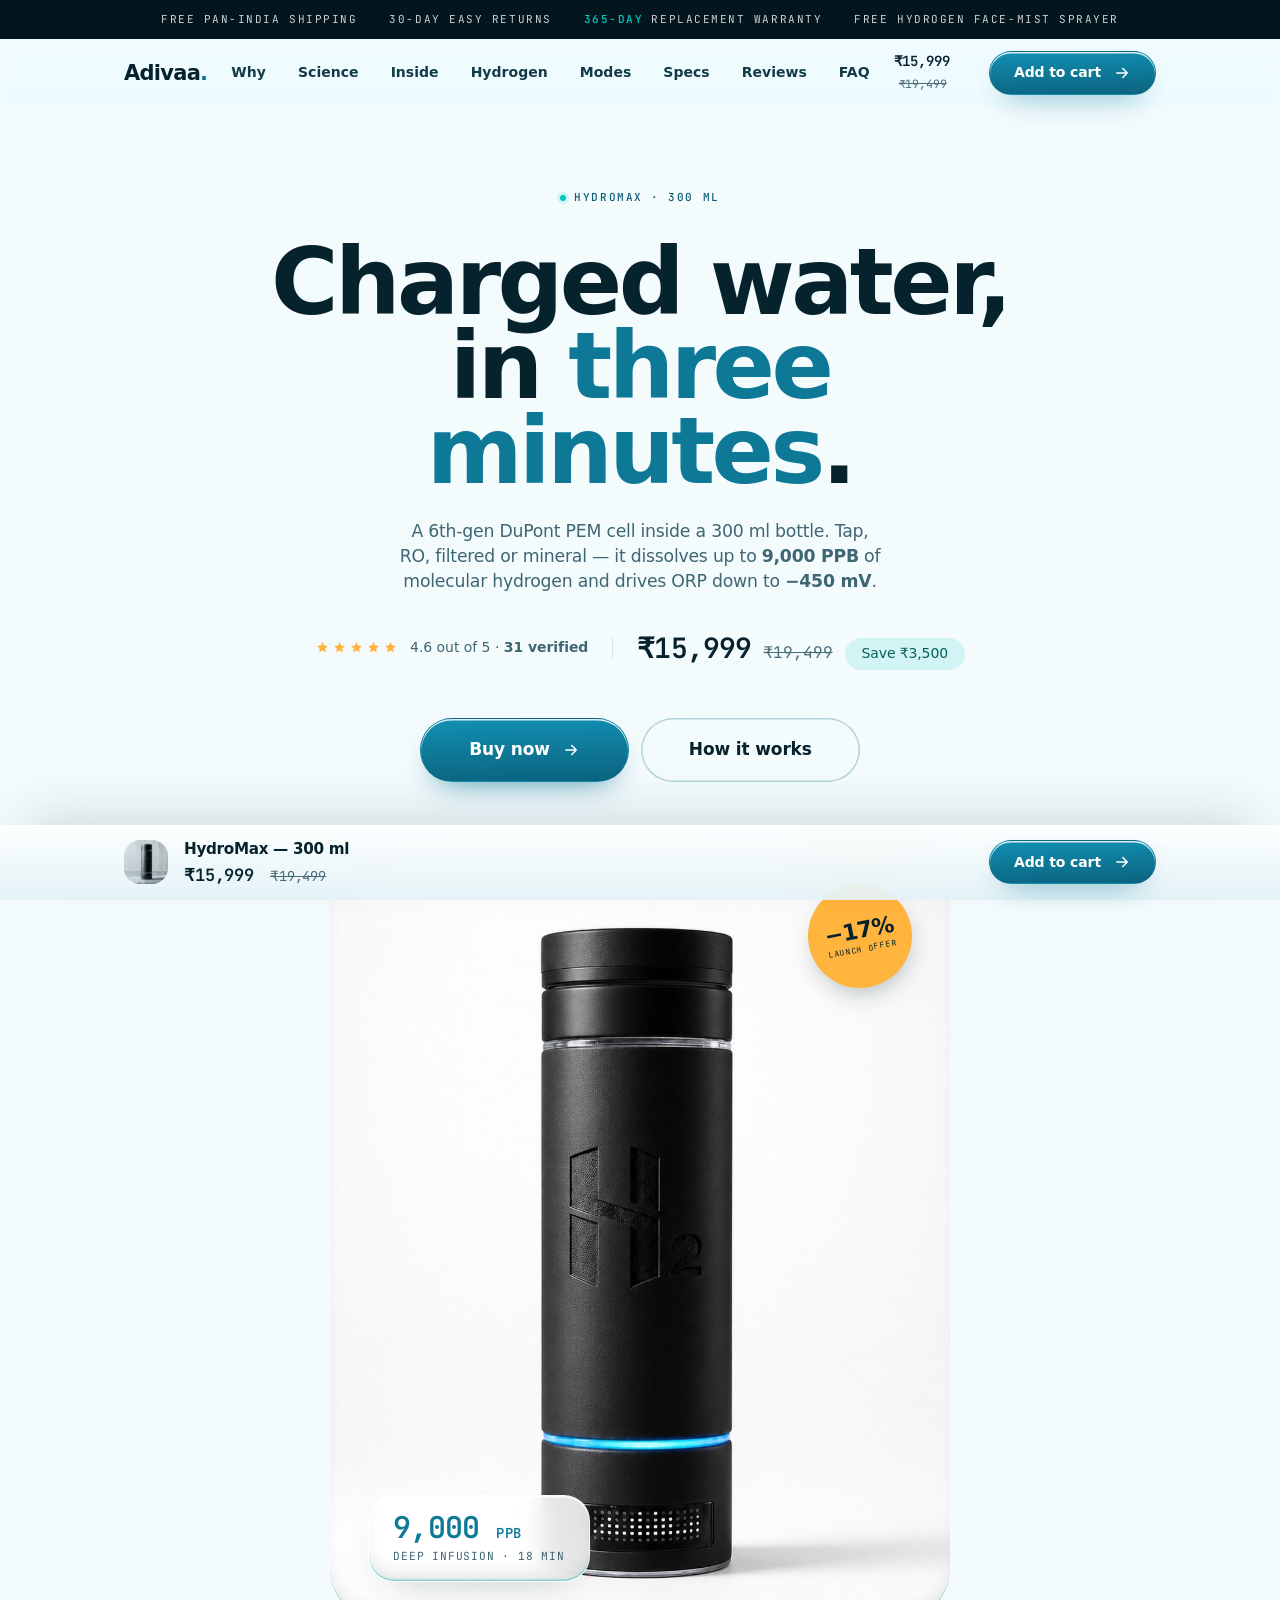
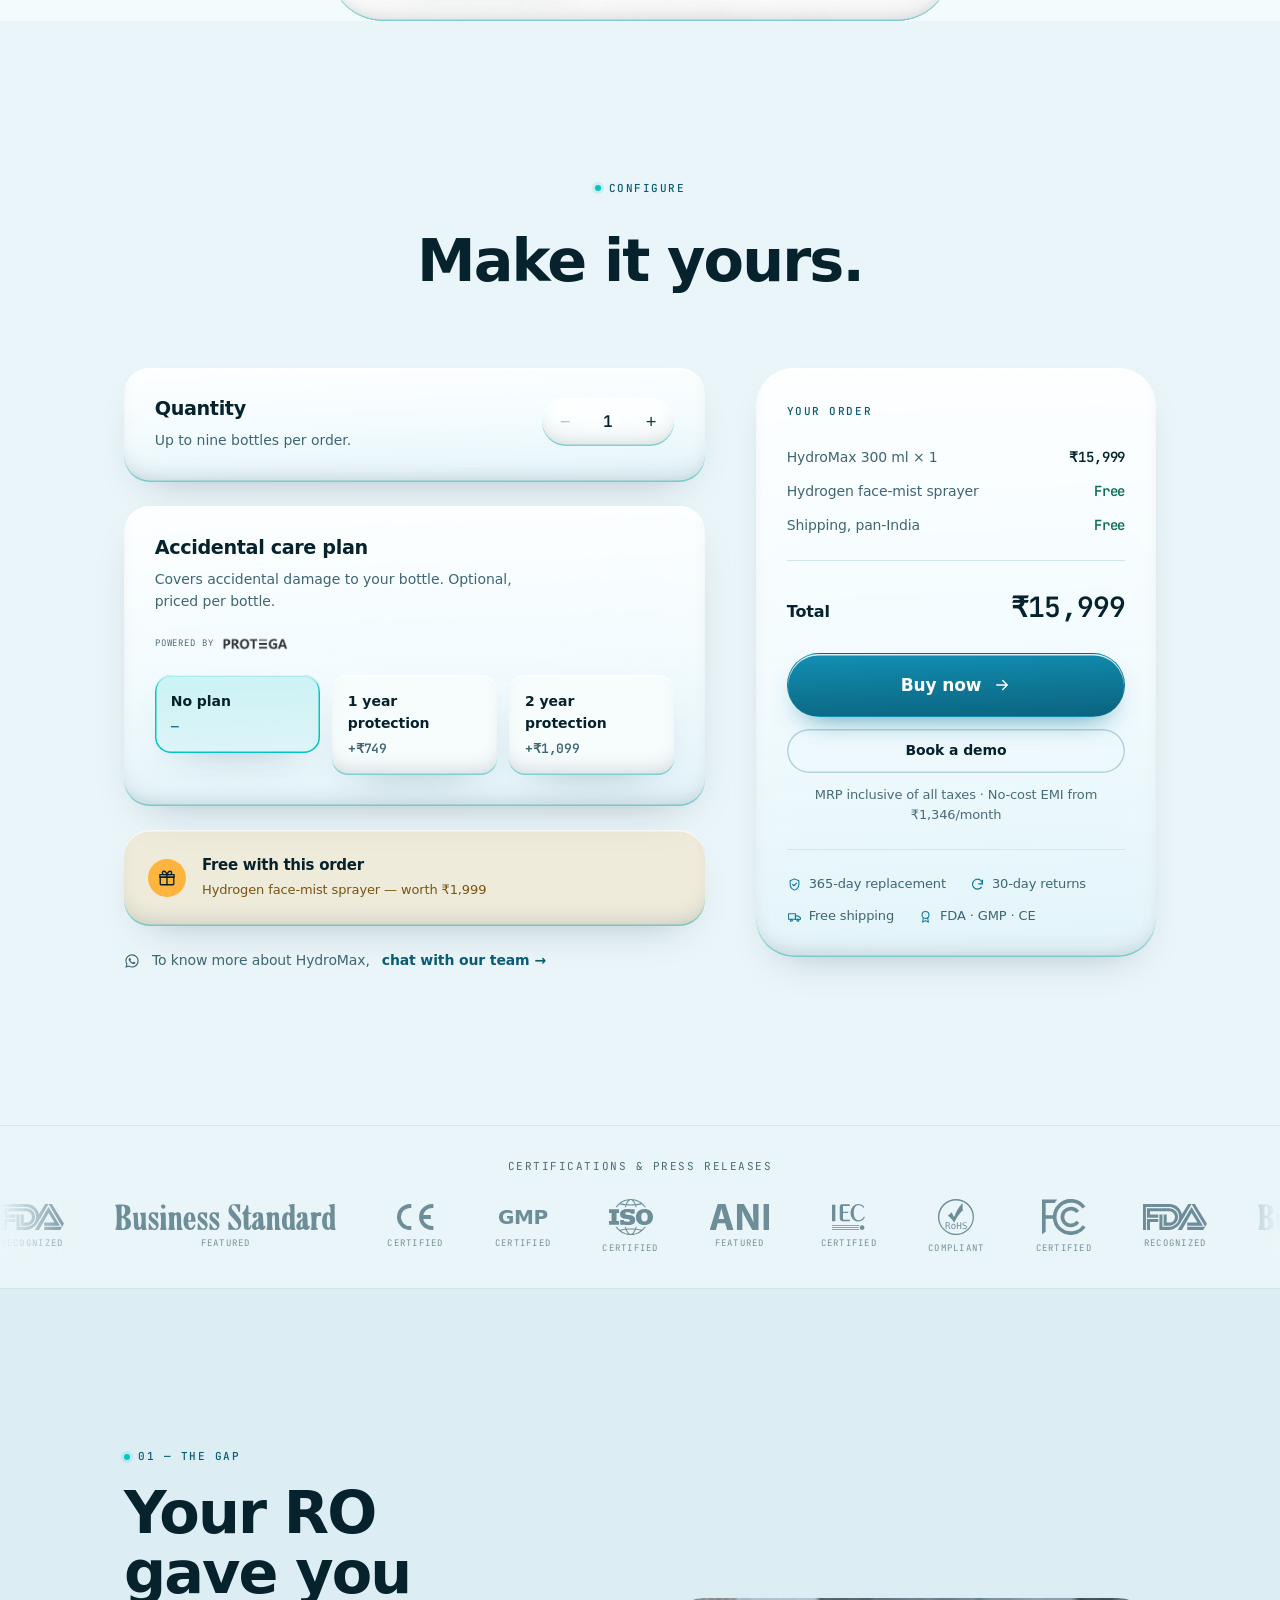
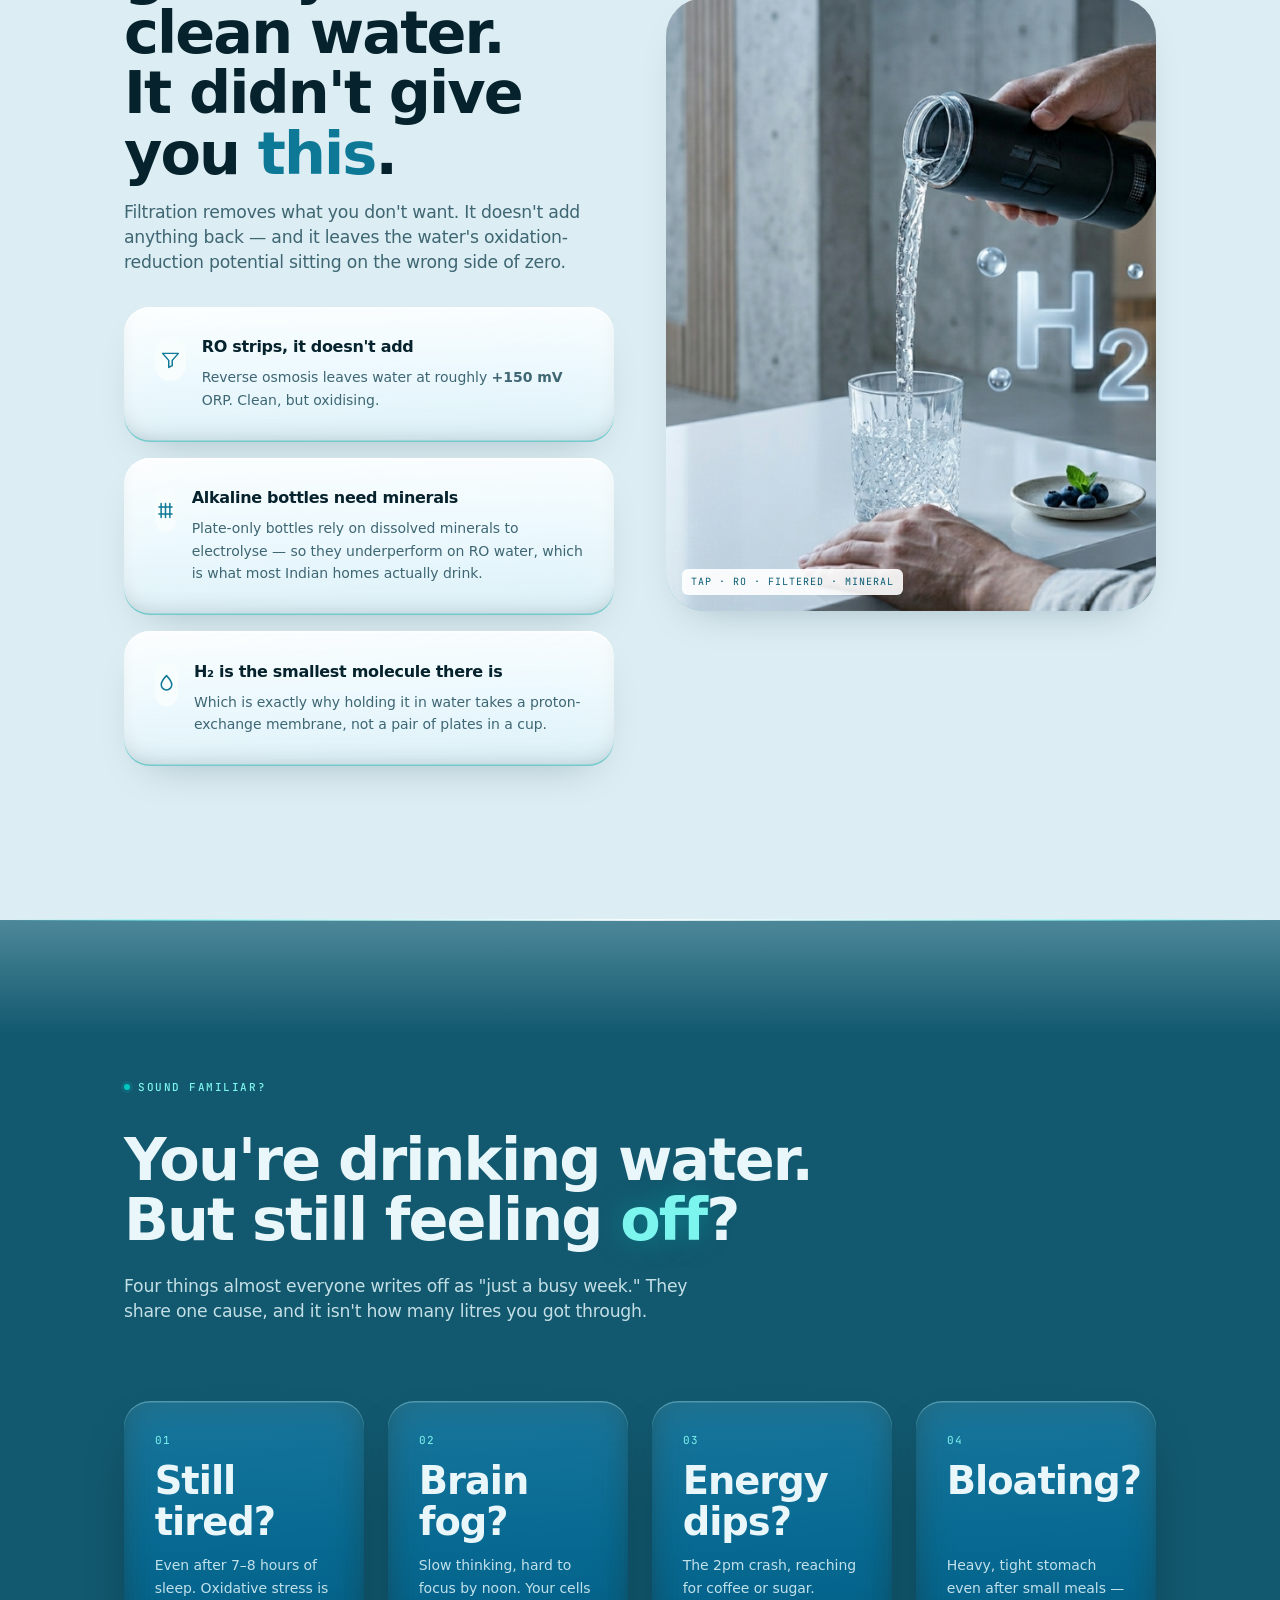
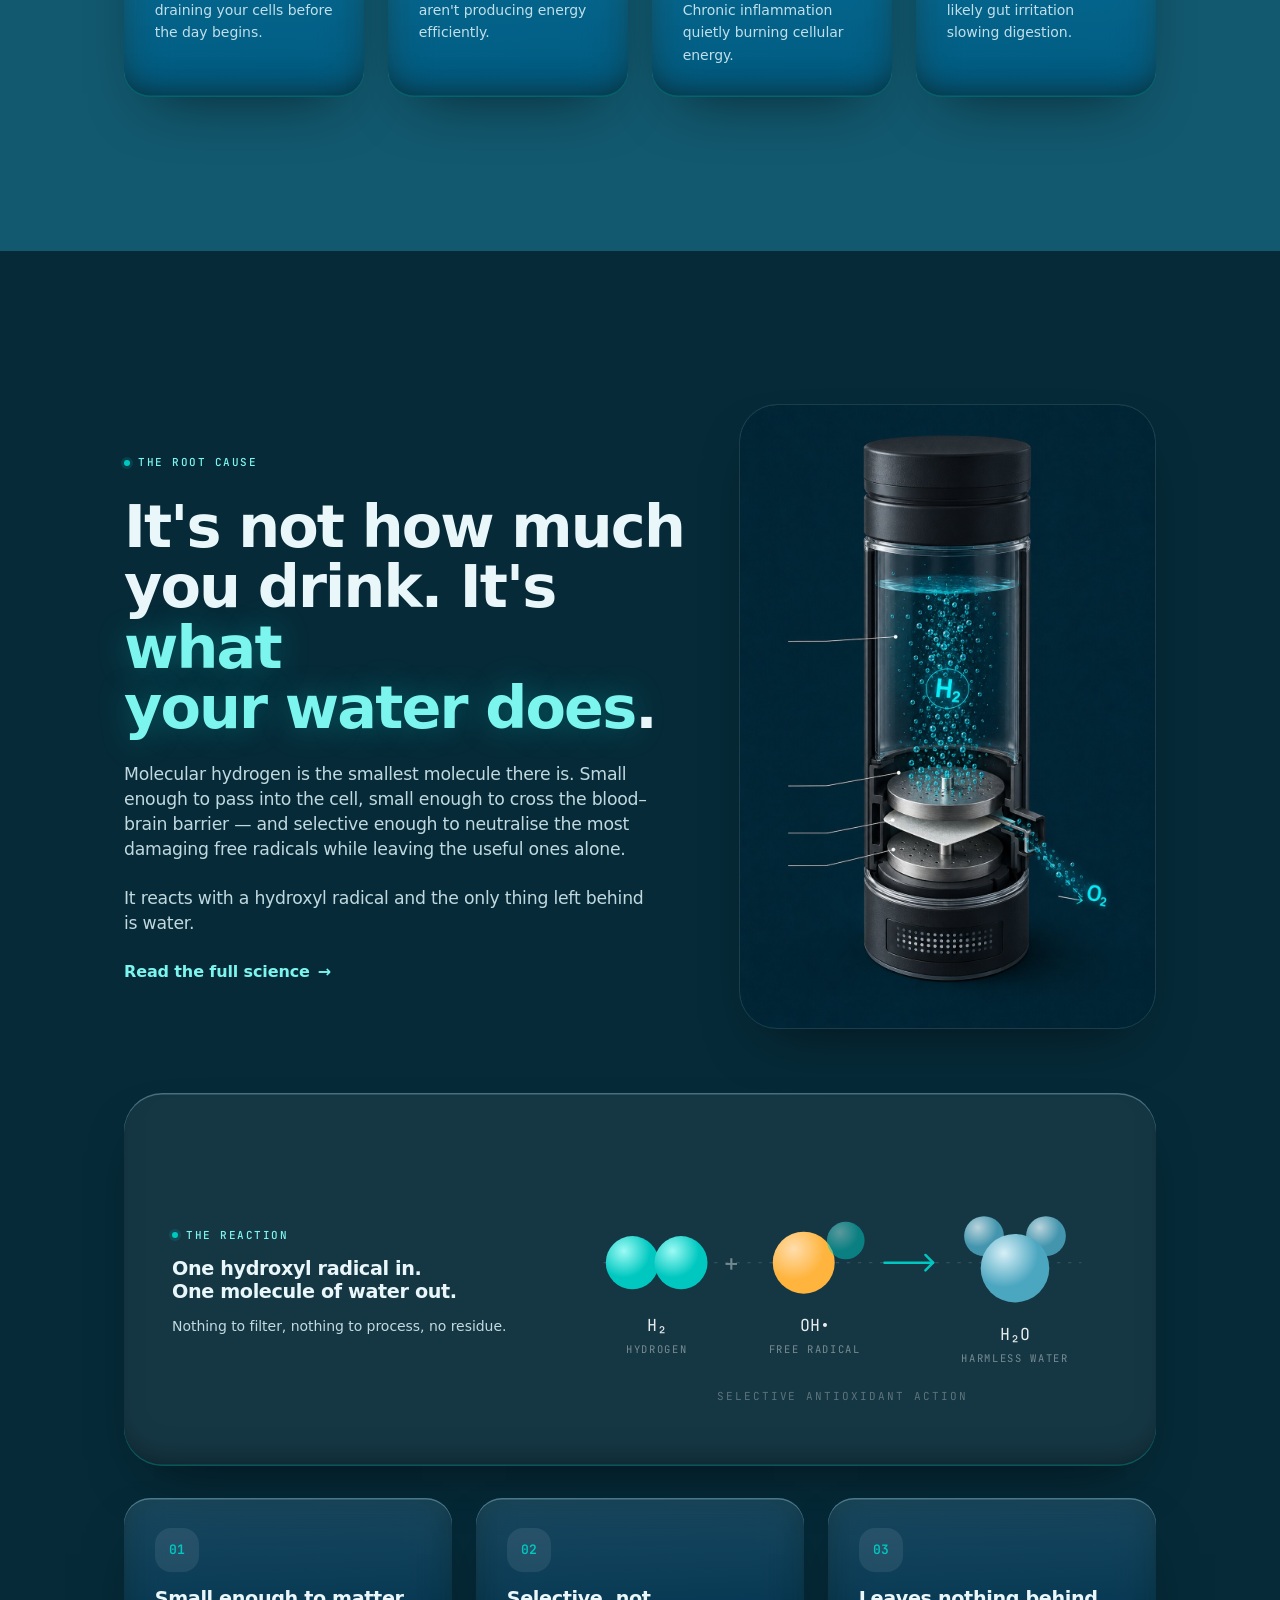
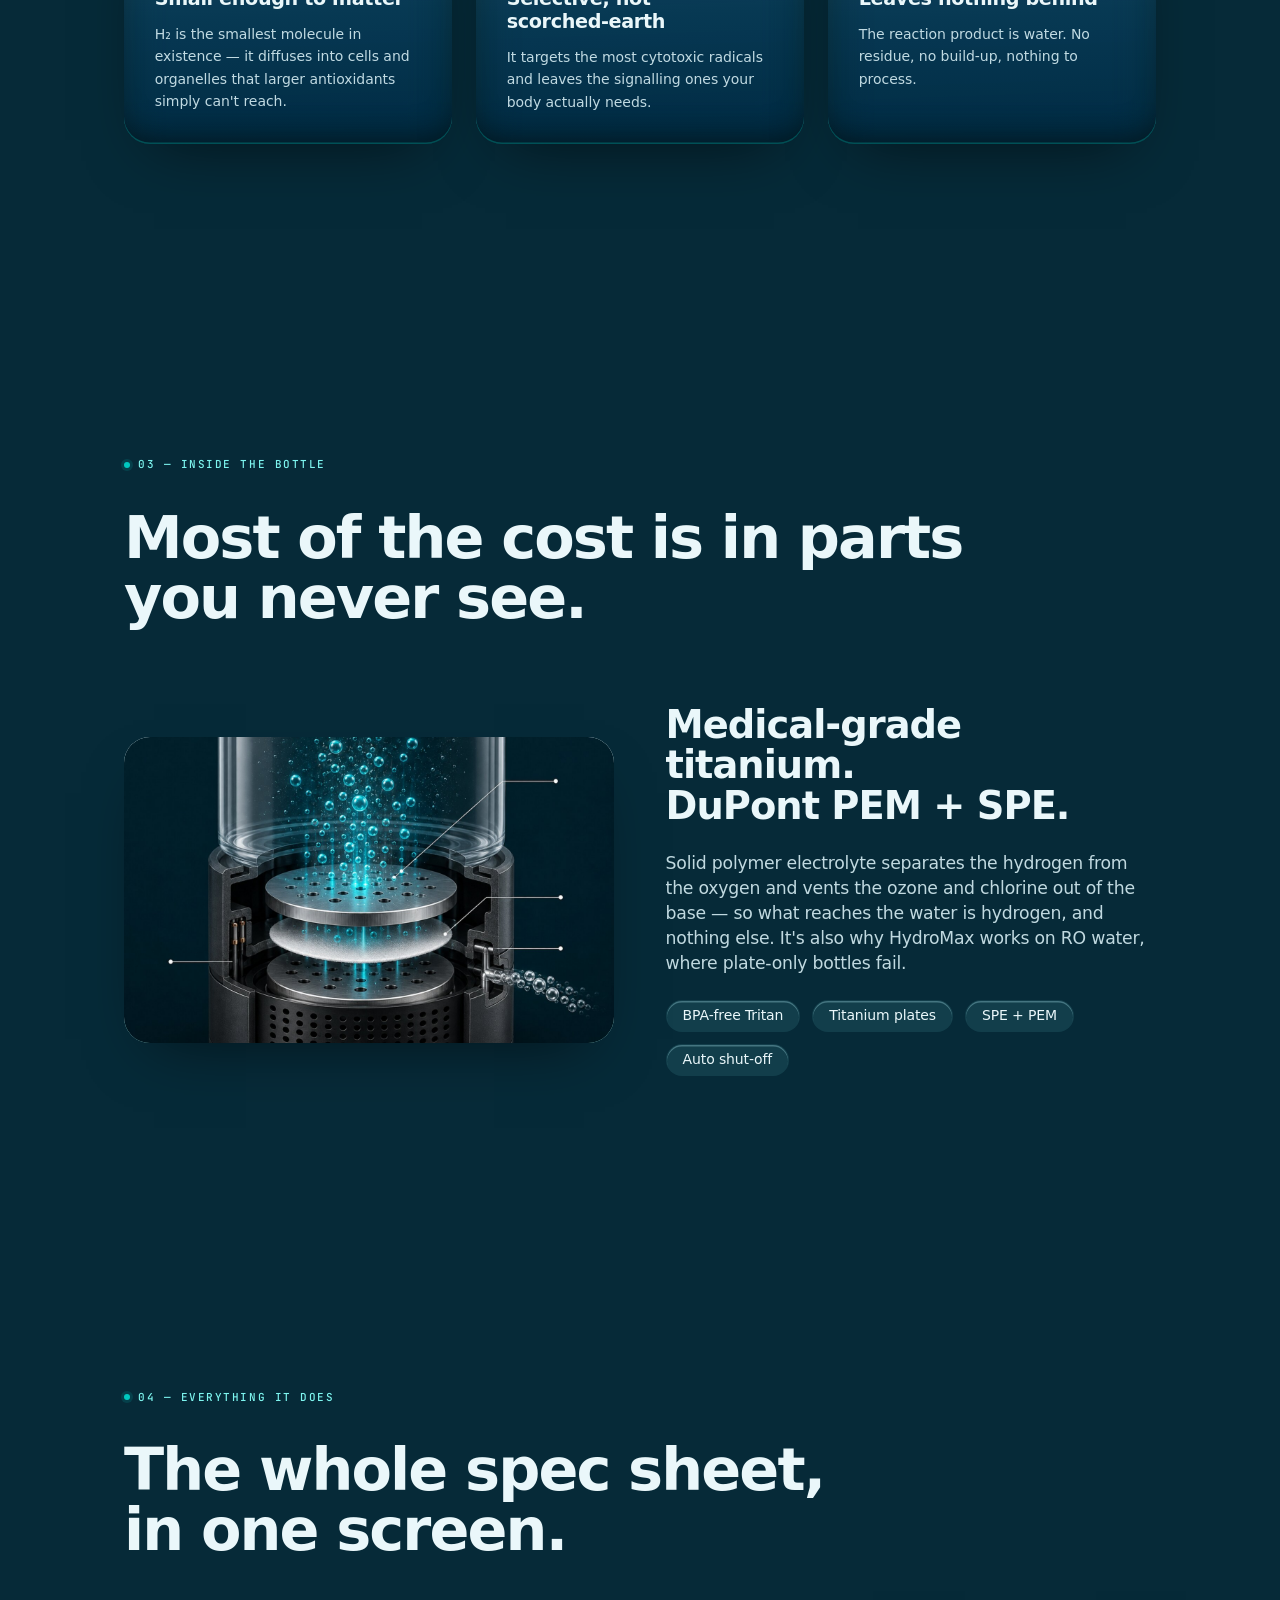
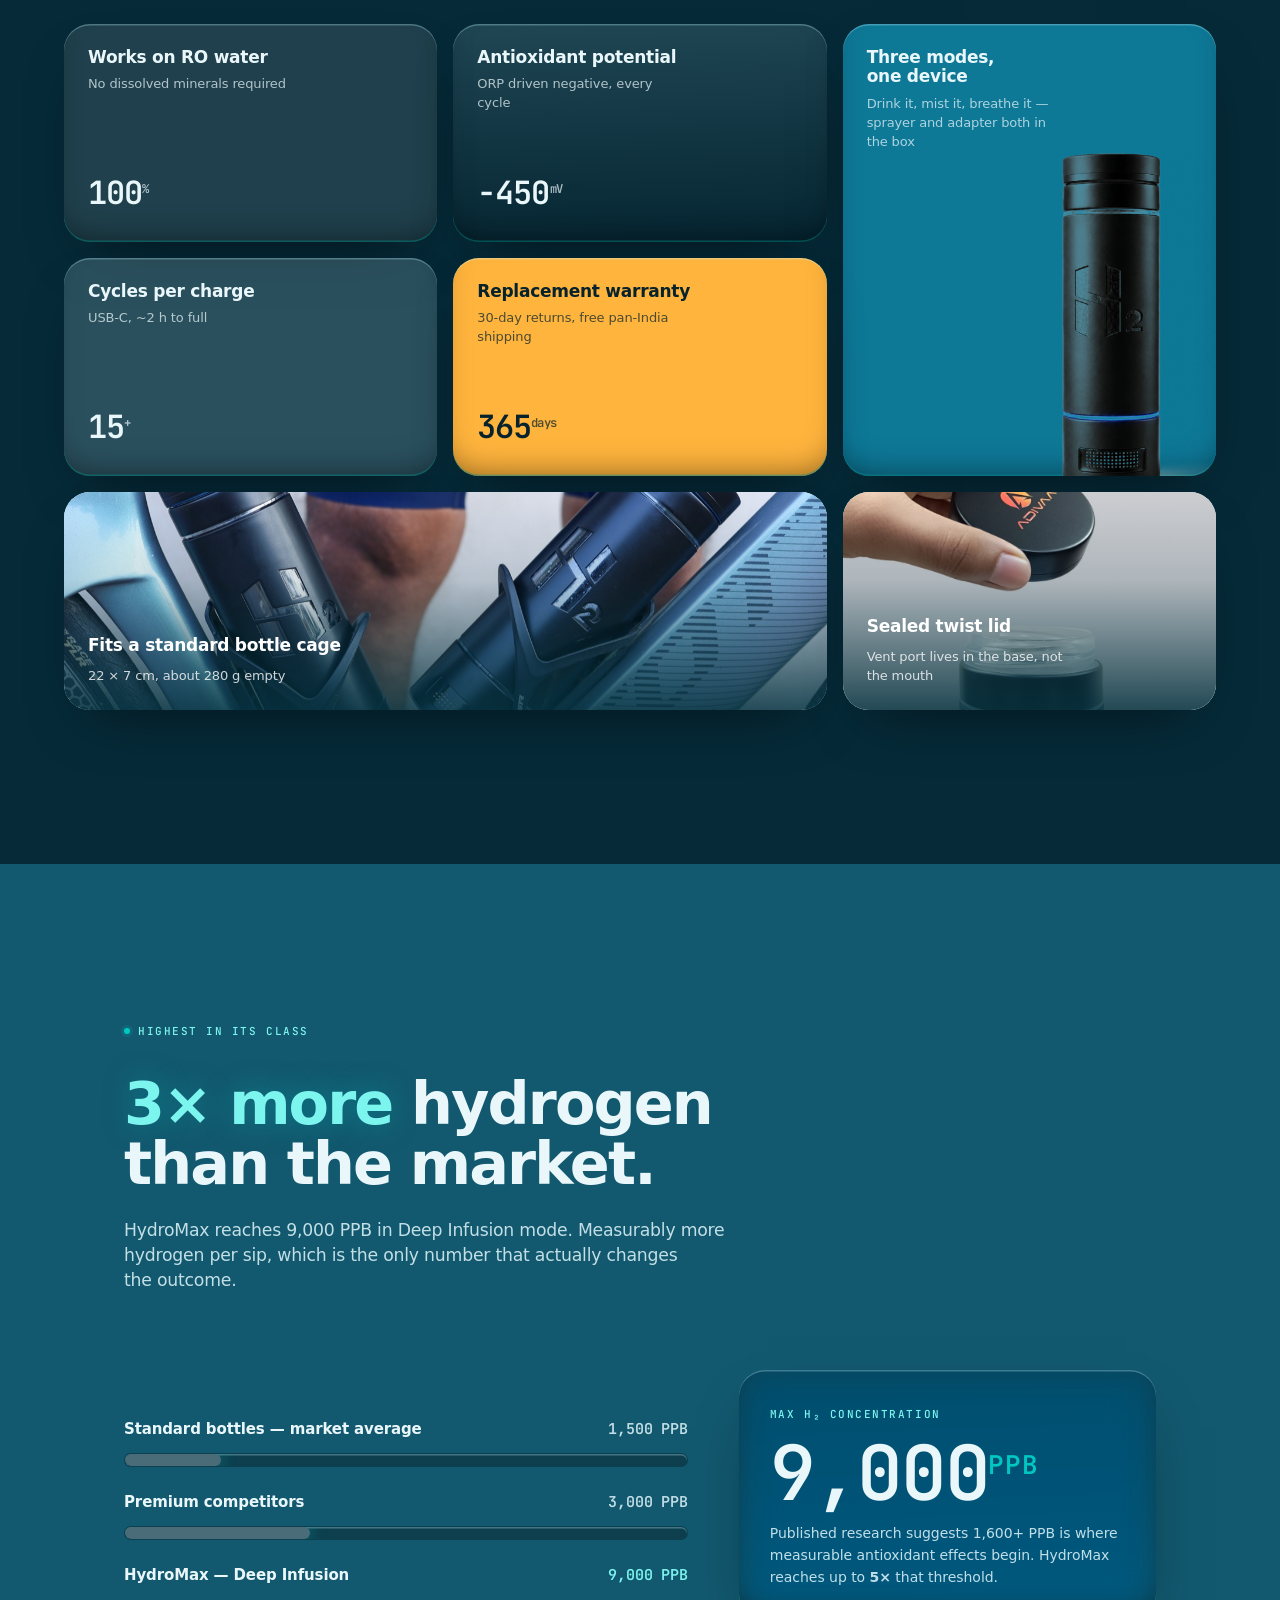
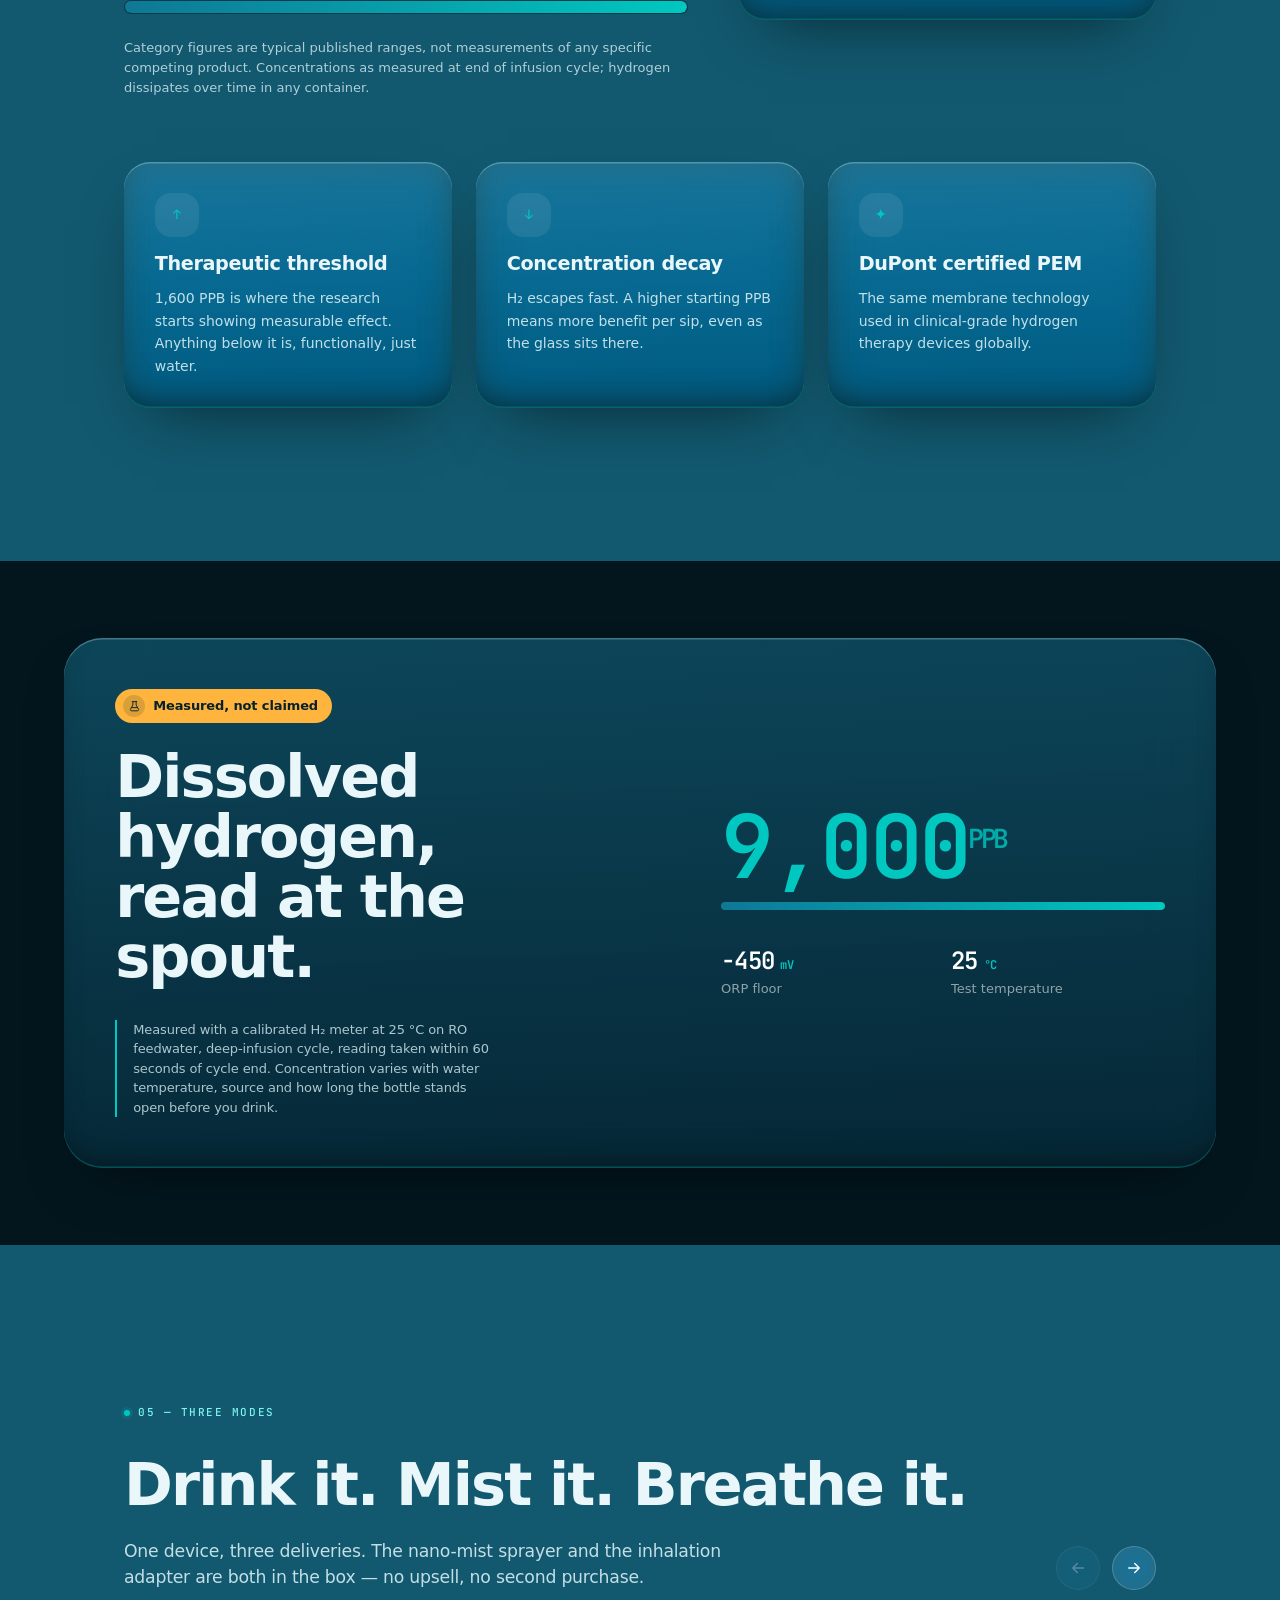
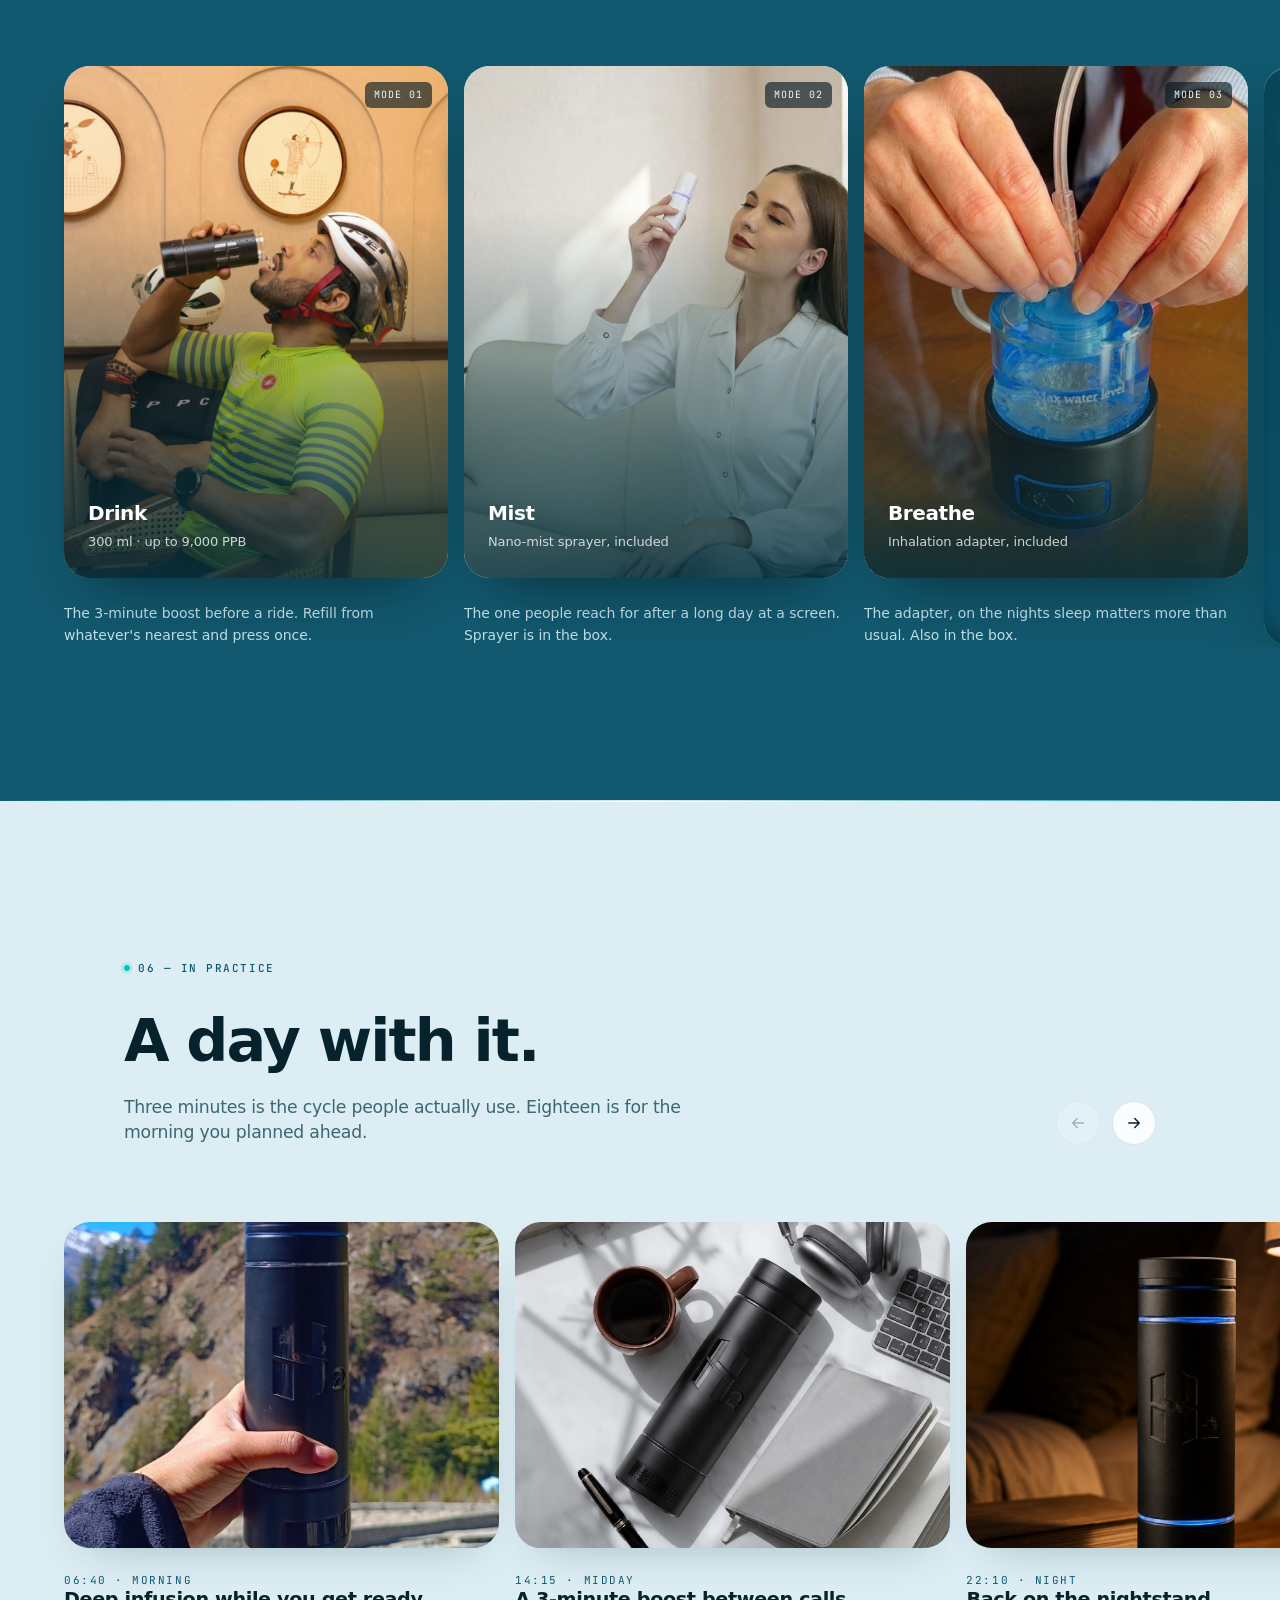
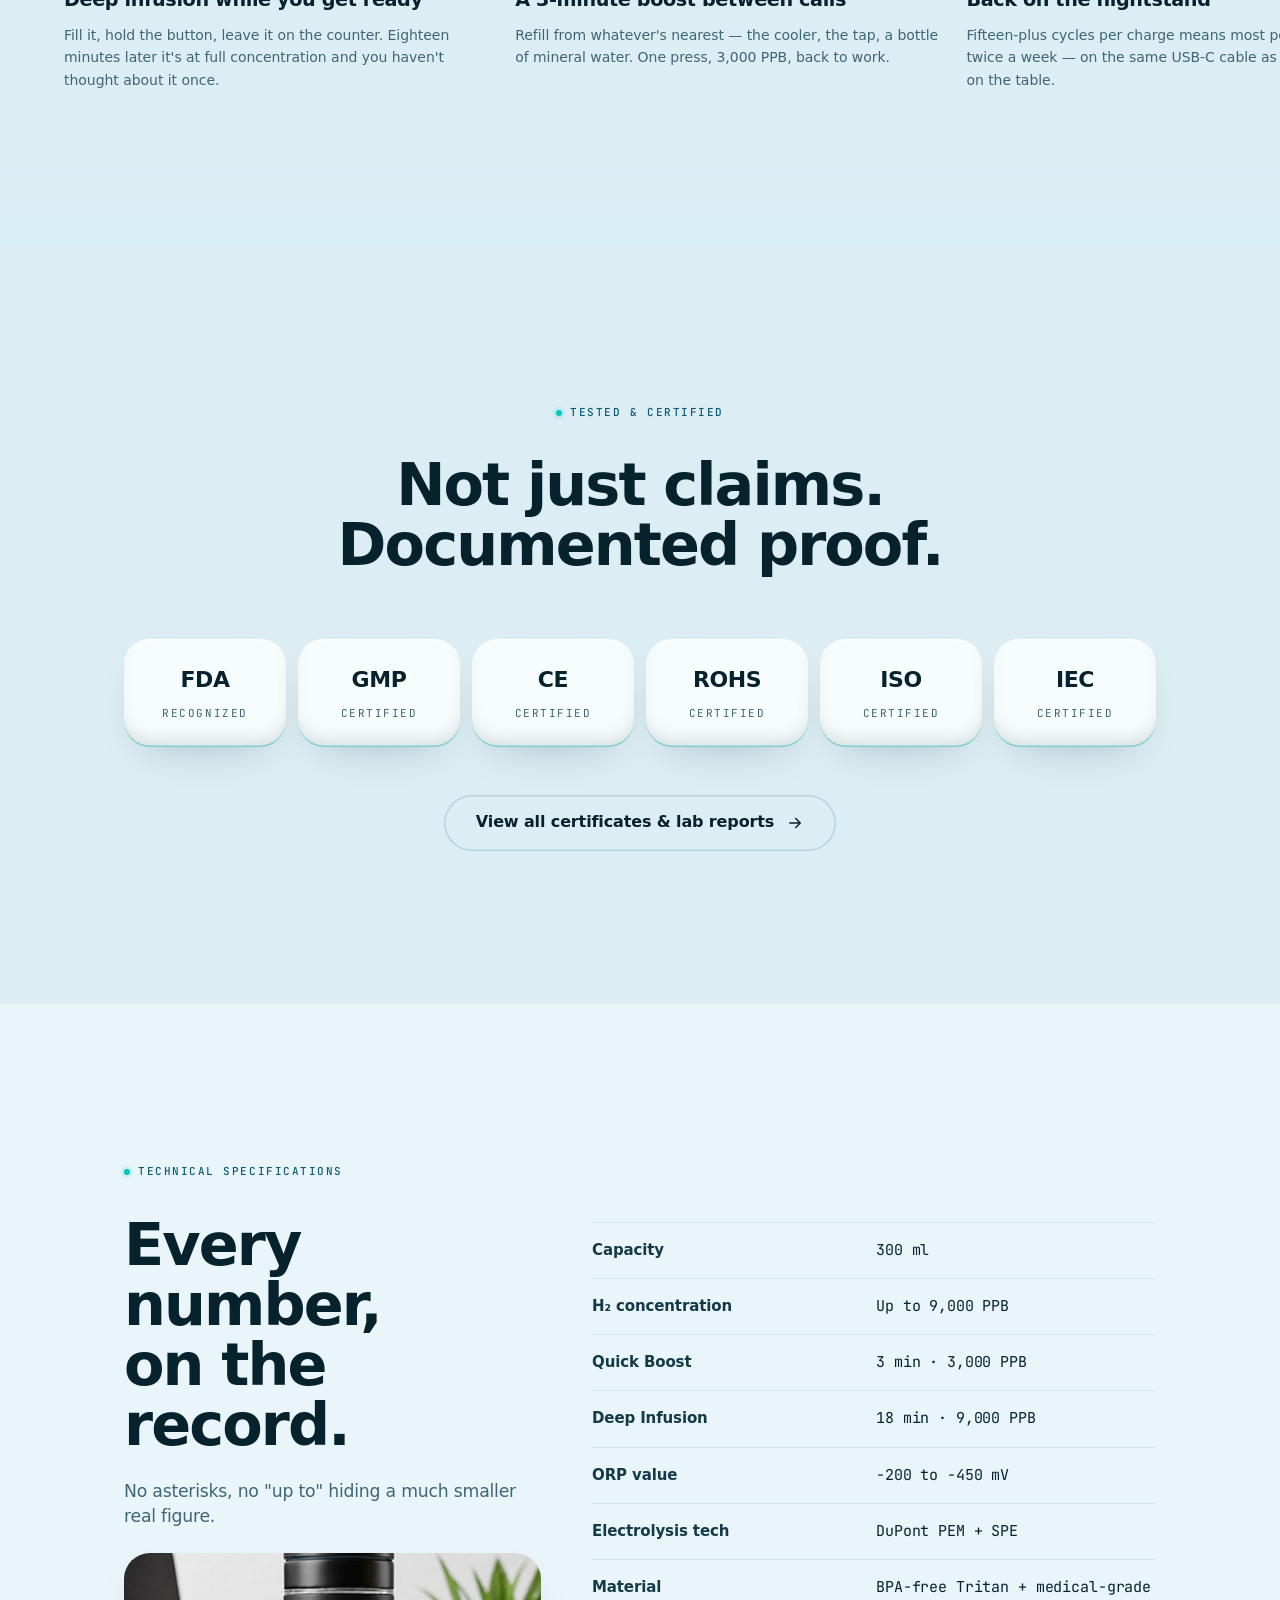
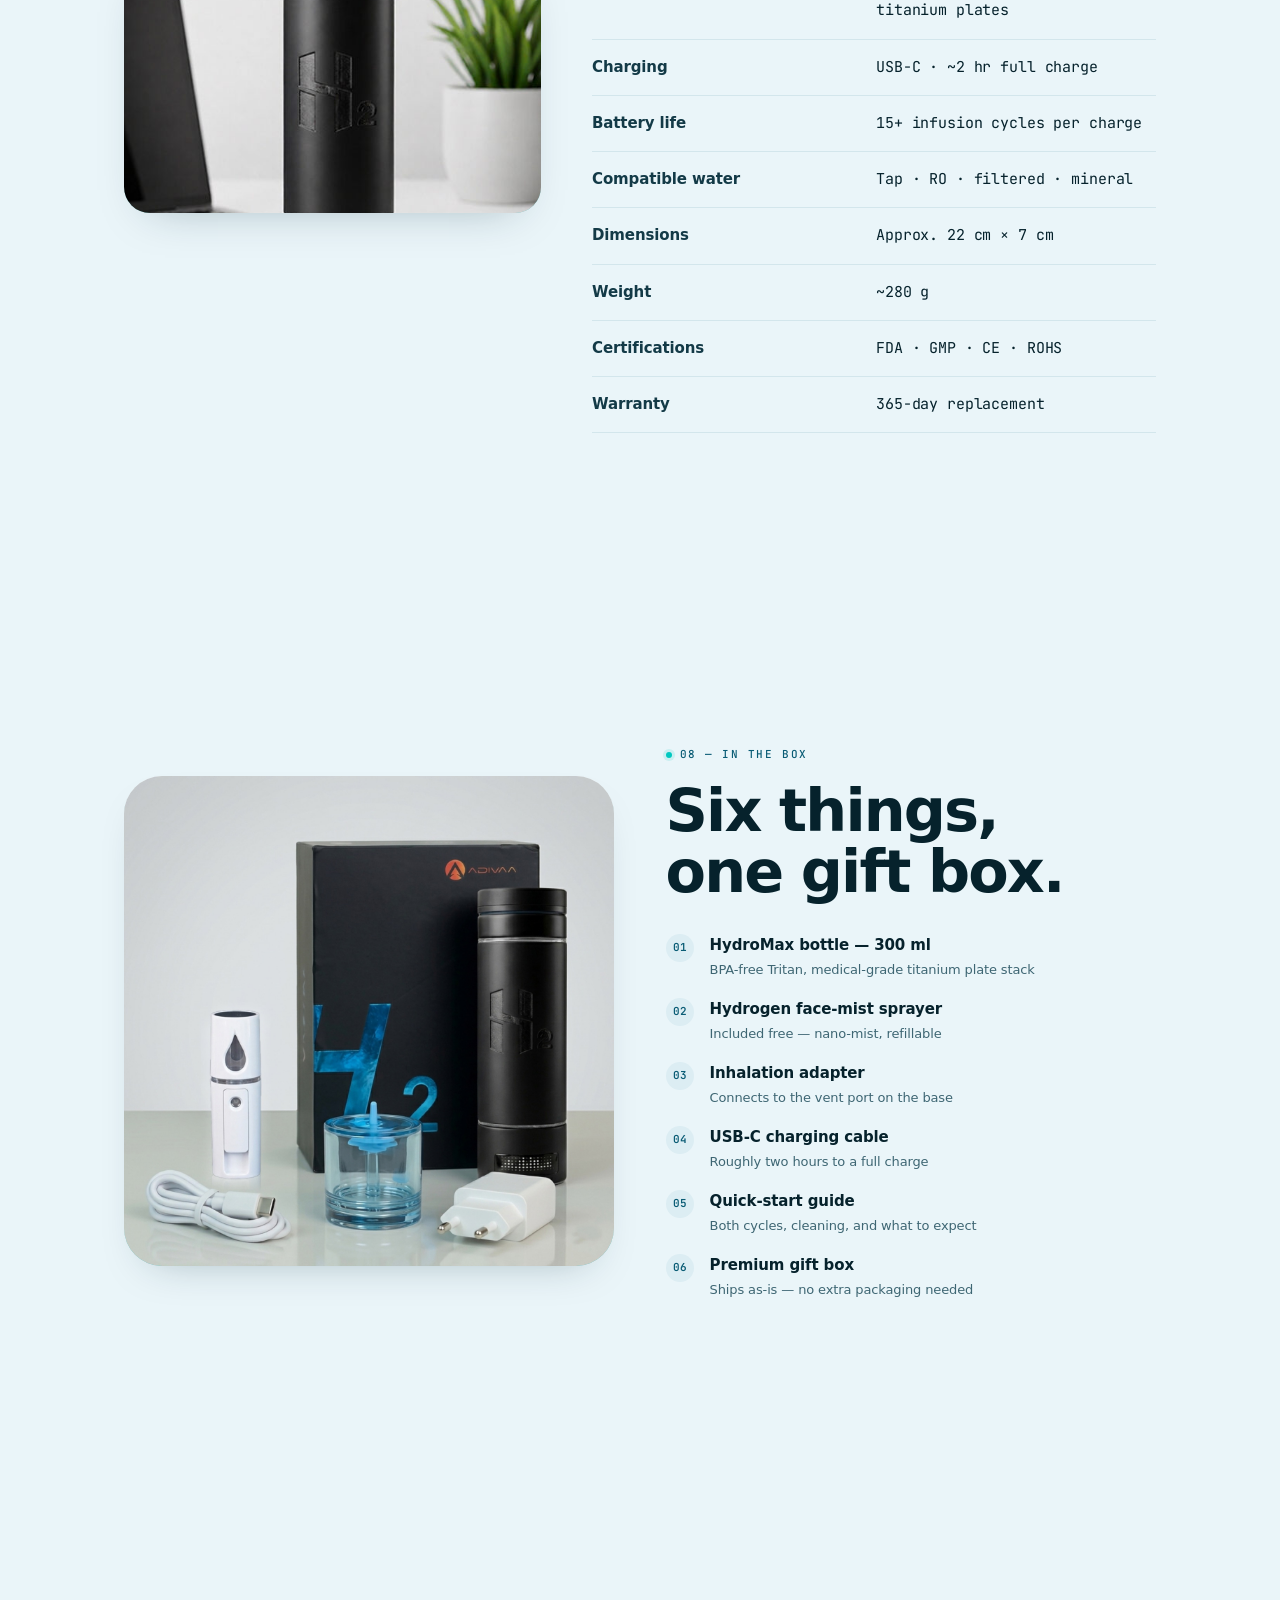
<file: c/index.html>
<!DOCTYPE html>
<html lang="en">
<head>
<meta charset="utf-8">
<meta name="viewport" content="width=device-width, initial-scale=1">
<title>HydroMax 300 ml — Hydrogen Water Bottle | Adivaa</title>
<meta name="description" content="Up to 9,000 PPB molecular hydrogen in 18 minutes. DuPont PEM + SPE electrolysis, drink · mist · inhale. ₹15,999 with 365-day replacement.">
<meta name="theme-color" content="#0E7897">
<meta property="og:type" content="product">
<meta property="og:title" content="HydroMax 300 ml — Hydrogen Water Bottle | Adivaa">
<meta property="og:description" content="Up to 9,000 PPB molecular hydrogen in 18 minutes. DuPont PEM + SPE electrolysis, drink · mist · inhale.">
<meta property="og:image" content="assets/hero-social.jpg">
<meta name="twitter:card" content="summary_large_image">

<link rel="preconnect" href="https://api.fontshare.com" crossorigin>
<link rel="preconnect" href="https://fonts.gstatic.com" crossorigin>
<!-- One request per family — Fontshare drops every family after the first. -->
<link rel="stylesheet" href="https://api.fontshare.com/v2/css?f%5B%5D=general-sans@400,500,600,700&display=swap">
<link rel="stylesheet" href="https://api.fontshare.com/v2/css?f%5B%5D=satoshi@400,500,700&display=swap">
<link rel="stylesheet" href="https://fonts.googleapis.com/css2?family=JetBrains+Mono:wght@400;500;600&display=swap">
<link rel="stylesheet" href="tokens.css">
<link rel="stylesheet" href="styles.css">
<link rel="preload" as="image" href="assets/hero-studio.jpg">

<script type="application/ld+json">
{
  "@context": "https://schema.org",
  "@type": "Product",
  "name": "HydroMax 300 ml Hydrogen Water Bottle",
  "brand": { "@type": "Brand", "name": "Adivaa" },
  "description": "Portable hydrogen water bottle producing up to 9,000 PPB molecular hydrogen using DuPont PEM + SPE electrolysis, with drink, nano-mist and inhalation modes.",
  "image": "assets/hero-social.jpg",
  "offers": { "@type": "Offer", "priceCurrency": "INR", "price": "15999", "availability": "https://schema.org/InStock" }
}
</script>
<noscript><style>[data-reveal]{opacity:1!important;transform:none!important}.hero__media::after{display:none}</style></noscript>
</head>
<body>

<!-- ===== ICONS ===== -->
<svg width="0" height="0" style="position:absolute" aria-hidden="true"><defs>
<!-- Rule 4, coalescence. Blur smears two shapes into one field, then the
     steep alpha ramp in the colour matrix re-sharpens everything above a
     threshold — so overlapping blobs fuse with a real neck between them
     instead of just crossfading. -->
<filter id="lq-goo"><feGaussianBlur in="SourceGraphic" stdDeviation="7" result="b"/><feColorMatrix in="b" mode="matrix" values="1 0 0 0 0  0 1 0 0 0  0 0 1 0 0  0 0 0 20 -8" result="g"/><feBlend in="SourceGraphic" in2="g"/></filter>
<symbol id="i-arrow" viewBox="0 0 24 24" fill="none" stroke="currentColor" stroke-width="2" stroke-linecap="round" stroke-linejoin="round"><path d="M5 12h14M13 6l6 6-6 6"/></symbol>
<symbol id="i-drop" viewBox="0 0 24 24" fill="none" stroke="currentColor" stroke-width="1.7" stroke-linecap="round" stroke-linejoin="round"><path d="M12 3s6 6.3 6 10.3A6 6 0 0 1 6 13.3C6 9.3 12 3 12 3Z"/></symbol>
<symbol id="i-bolt" viewBox="0 0 24 24" fill="none" stroke="currentColor" stroke-width="1.7" stroke-linecap="round" stroke-linejoin="round"><path d="M13 2 4 14h6l-1 8 9-12h-6l1-8Z"/></symbol>
<symbol id="i-shield" viewBox="0 0 24 24" fill="none" stroke="currentColor" stroke-width="1.7" stroke-linecap="round" stroke-linejoin="round"><path d="M12 3l7 3v5.5c0 4.4-3 8-7 9.5-4-1.5-7-5.1-7-9.5V6l7-3Z"/><path d="m9 12 2 2 4-4"/></symbol>
<symbol id="i-clock" viewBox="0 0 24 24" fill="none" stroke="currentColor" stroke-width="1.7" stroke-linecap="round" stroke-linejoin="round"><circle cx="12" cy="12" r="8.5"/><path d="M12 7.5V12l3 2"/></symbol>
<symbol id="i-mist" viewBox="0 0 24 24" fill="none" stroke="currentColor" stroke-width="1.7" stroke-linecap="round"><path d="M4 8h9M4 12h13M4 16h7"/><circle cx="19" cy="8" r="1.1"/><circle cx="20.5" cy="16" r="1.1"/></symbol>
<symbol id="i-lungs" viewBox="0 0 24 24" fill="none" stroke="currentColor" stroke-width="1.7" stroke-linecap="round" stroke-linejoin="round"><path d="M12 3v9"/><path d="M12 12c0-2-1.6-3-3-3s-4 1.6-4 5v4a2 2 0 0 0 2 2h2a2 2 0 0 0 2-2v-6Z"/><path d="M12 12c0-2 1.6-3 3-3s4 1.6 4 5v4a2 2 0 0 1-2 2h-2a2 2 0 0 1-2-2v-6Z"/></symbol>
<symbol id="i-check" viewBox="0 0 24 24" fill="none" stroke="currentColor" stroke-width="2.2" stroke-linecap="round" stroke-linejoin="round"><path d="m4.5 12.5 5 5 10-11"/></symbol>
<symbol id="i-star" viewBox="0 0 24 24" fill="currentColor"><path d="m12 3 2.6 5.6 6.1.8-4.5 4.2 1.2 6.1L12 16.8 6.6 19.7l1.2-6.1L3.3 9.4l6.1-.8L12 3Z"/></symbol>
<symbol id="i-beaker" viewBox="0 0 24 24" fill="none" stroke="currentColor" stroke-width="1.7" stroke-linecap="round" stroke-linejoin="round"><path d="M9 3v6.2L4.6 17A2 2 0 0 0 6.3 20h11.4a2 2 0 0 0 1.7-3L15 9.2V3"/><path d="M8 3h8M6.8 14h10.4"/></symbol>
<symbol id="i-ship" viewBox="0 0 24 24" fill="none" stroke="currentColor" stroke-width="1.7" stroke-linecap="round" stroke-linejoin="round"><path d="M2.5 7.5h11v9h-11z"/><path d="M13.5 11h4l4 3v2.5h-8z"/><circle cx="7" cy="18" r="1.6"/><circle cx="17.5" cy="18" r="1.6"/></symbol>
<symbol id="i-refresh" viewBox="0 0 24 24" fill="none" stroke="currentColor" stroke-width="1.8" stroke-linecap="round" stroke-linejoin="round"><path d="M20 11a8 8 0 1 0-1.6 5.3"/><path d="M20 5v6h-6"/></symbol>
<symbol id="i-cert" viewBox="0 0 24 24" fill="none" stroke="currentColor" stroke-width="1.7" stroke-linecap="round" stroke-linejoin="round"><circle cx="12" cy="9.5" r="5.5"/><path d="m8.5 14-1 7 4.5-2.4L16.5 21l-1-7"/></symbol>
<symbol id="i-plates" viewBox="0 0 24 24" fill="none" stroke="currentColor" stroke-width="1.7" stroke-linecap="round"><path d="M7 4v16M12 4v16M17 4v16"/><path d="M4.5 8h15M4.5 16h15"/></symbol>
<symbol id="i-filter" viewBox="0 0 24 24" fill="none" stroke="currentColor" stroke-width="1.7" stroke-linecap="round" stroke-linejoin="round"><path d="M3 5h18l-7 8v6l-4 2v-8L3 5Z"/></symbol>
<symbol id="i-usb" viewBox="0 0 24 24" fill="none" stroke="currentColor" stroke-width="1.7" stroke-linecap="round" stroke-linejoin="round"><rect x="3" y="9" width="18" height="6" rx="3"/><path d="M7.5 12h9"/></symbol>
<symbol id="i-gift" viewBox="0 0 24 24" fill="none" stroke="currentColor" stroke-width="1.8" stroke-linecap="round" stroke-linejoin="round"><path d="M3 11h18v9a1 1 0 0 1-1 1H4a1 1 0 0 1-1-1v-9Z"/><path d="M2.5 7.5h19V11h-19zM12 7.5V21"/><path d="M12 7.5S10.5 3 8 3a2.2 2.2 0 0 0 0 4.5ZM12 7.5S13.5 3 16 3a2.2 2.2 0 0 1 0 4.5Z"/></symbol>
<symbol id="i-wa" viewBox="0 0 24 24" fill="currentColor"><path d="M12.04 2C6.58 2 2.13 6.45 2.13 11.91c0 1.75.46 3.46 1.32 4.96L2 22l5.25-1.38a9.9 9.9 0 0 0 4.79 1.22h.01c5.46 0 9.91-4.45 9.91-9.91C21.96 6.45 17.5 2 12.04 2Zm0 18.15h-.01a8.2 8.2 0 0 1-4.19-1.15l-.3-.18-3.12.82.83-3.04-.2-.31a8.22 8.22 0 0 1-1.26-4.38c0-4.54 3.7-8.23 8.25-8.23a8.23 8.23 0 0 1 0 16.47Zm4.52-6.16c-.25-.12-1.47-.72-1.69-.81-.23-.08-.39-.12-.56.13-.16.24-.64.8-.78.97-.15.16-.29.18-.53.06-.25-.13-1.05-.39-1.99-1.23-.74-.66-1.23-1.47-1.38-1.71-.14-.25-.01-.38.11-.5.11-.11.25-.29.37-.44.13-.15.17-.25.25-.41.09-.17.04-.31-.02-.44-.06-.12-.56-1.34-.76-1.84-.2-.48-.4-.42-.56-.43h-.47c-.16 0-.43.06-.65.31-.23.24-.86.84-.86 2.05s.88 2.38 1 2.54c.13.17 1.74 2.65 4.2 3.72.59.25 1.05.4 1.4.52.59.19 1.13.16 1.55.1.47-.07 1.47-.6 1.67-1.18.21-.58.21-1.07.15-1.18-.06-.11-.22-.17-.47-.29Z"/></symbol>

</defs><g transform="translate(-202.49238,-397.68383)"><g><path d="M 270.1686,496.19119 C 265.46348,488.93243 264.16716,487.22534 260.33763,483.24512 C 258.886,481.73637 255.36919,478.4342 252.52251,475.90698 C 246.48085,470.54334 244.90532,469.06645 244.90532,468.76669 C 244.90532,468.24359 248.61296,464.97877 254.57317,460.2535 C 259.20668,456.58004 260.16319,455.96109 261.20655,455.96109 L 262.04752,455.96109 L 263.0721,458.35367 C 265.39127,463.76932 268.72407,471.1602 269.25264,472.0598 C 269.91868,473.19332 270.6404,473.54706 271.34507,473.08534 C 271.92684,472.70414 274.23434,468.18066 276.64313,462.69937 C 278.74675,457.91247 283.20716,448.96966 285.94636,444.04703 C 289.35788,437.91615 293.98186,430.69363 296.44075,427.65507 C 299.79649,423.50822 307.0894,416.86575 307.59473,417.36204 C 307.66859,417.43458 305.89481,418.49665 306.26871,418.15085 C 311.24203,413.55131 306.45907,427.44837 308.37495,442.7775 C 308.98188,447.63357 308.30667,447.89869 306.40966,449.51343 C 300.01796,454.9541 297.33427,457.7949 292.67733,464.04969 C 284.38095,475.19266 279.2961,483.37962 274.54923,493.23719 C 273.5886,495.23203 272.62817,497.10923 272.41491,497.40873 C 271.77276,498.31055 271.41757,498.11802 270.1686,496.19119 L 270.1686,496.19119 z" style="fill:currentColor;fill-opacity:1" /><path d="M 274.06814,551.57646 C 266.32368,550.84564 261.65433,549.93504 255.59132,547.97321 C 239.33056,542.71166 225.29225,532.15326 215.62555,517.91442 C 208.79591,507.85452 204.71411,497.12847 202.93521,484.56711 C 202.55563,481.88681 202.4984,480.64237 202.49268,474.94567 C 202.48598,468.27613 202.58451,466.85159 203.38908,461.98555 C 207.65614,436.17835 225.04612,414.12844 249.28304,403.79356 C 263.49424,397.73375 279.20792,396.13976 294.57595,399.19906 C 323.35265,404.9276 346.59841,426.94318 353.93249,455.41442 C 357.98085,471.13029 356.97572,487.80435 351.07146,502.87536 C 341.58458,527.09128 320.08349,545.11223 294.57595,550.22656 C 289.21704,551.30105 284.79591,551.71247 279.04861,551.67155 C 276.68533,551.65474 274.44411,551.61194 274.06814,551.57646 z M 286.66579,546.22333 C 307.87652,544.11187 327.12736,532.45269 339.05103,514.49646 C 351.31988,496.0204 354.15787,472.28435 346.61113,451.26625 C 341.23376,436.28992 331.21402,423.79288 317.58454,415.06301 C 314.4057,413.02691 308.09212,409.88281 304.53689,408.56539 C 278.21146,398.81029 248.9239,405.17541 229.14995,424.94936 C 212.55735,441.54196 205.25108,464.9958 209.4379,488.22692 C 211.34734,498.82168 215.9158,509.23228 222.50845,518.01208 C 224.85251,521.1338 225.82004,522.25467 228.72513,525.21401 C 240.97628,537.69395 256.74521,545.00591 274.45876,546.42046 C 277.10597,546.63185 283.61839,546.52669 286.66579,546.22333 L 286.66579,546.22333 z" style="fill:currentColor;fill-opacity:1" /><g transform="translate(-5.18103,-83.625709)"><path style="fill:currentColor;fill-opacity:1" d="M 240.382,595.17221 L 240.382,580.60117 L 245.80192,580.69457 C 251.4831,580.79249 252.25463,580.8953 254.13325,581.80472 C 256.3394,582.8727 257.78337,584.96758 258.15466,587.63888 C 258.7261,591.75021 256.86777,594.77285 253.20193,595.69466 L 252.25233,595.93345 L 253.24261,596.40412 C 255.15629,597.31364 255.68829,598.11104 259.5034,605.78818 L 261.46885,609.74325 L 259.46664,609.74325 L 257.46441,609.74325 L 255.34314,605.2481 C 254.17644,602.77577 252.90302,600.29656 252.51332,599.73876 C 251.13063,597.7596 249.81345,597.25595 245.99723,597.24718 L 244.28825,597.24325 L 244.28825,603.49325 L 244.28825,609.74325 L 242.33512,609.74325 L 240.382,609.74325 L 240.382,595.17221 z M 250.25824,594.10319 C 251.85987,593.81244 252.95213,593.13129 253.60923,592.01345 C 254.10442,591.17103 254.15153,590.92129 254.15153,589.13779 C 254.15153,587.4166 254.09354,587.08137 253.66325,586.31488 C 253.02358,585.17542 251.77987,584.24653 250.53703,583.97999 C 249.99001,583.86267 248.36026,583.76669 246.91535,583.76669 L 244.28825,583.76669 L 244.28825,589.04013 L 244.28825,594.31357 L 246.69378,594.31357 C 248.01683,594.31357 249.62083,594.21889 250.25823,594.10319 L 250.25824,594.10319 z" /><path style="fill:currentColor;fill-opacity:1" d="M 270.42816,609.7689 C 268.96587,609.2883 268.1625,608.77236 267.08831,607.62395 C 265.35278,605.76854 264.61264,603.57741 264.4575,599.83566 C 264.24207,594.64002 265.42328,591.12732 268.06285,589.11405 C 270.58456,587.19069 275.5658,586.91822 278.377,588.54989 C 279.44633,589.17055 280.86383,590.72371 281.49162,591.96261 C 282.64108,594.23096 283.14375,597.77639 282.77797,601.03523 C 282.275,605.516 280.47469,608.34387 277.3453,609.56864 C 275.75948,610.18929 272.03532,610.2971 270.42816,609.7689 L 270.42816,609.7689 z M 276.12239,606.75346 C 277.28381,606.15824 278.17057,604.95306 278.71039,603.23613 C 279.30489,601.34525 279.35377,596.44595 278.79647,594.60654 C 277.9317,591.75235 276.24883,590.37285 273.63172,590.37285 C 271.51573,590.37285 270.21653,591.0968 269.18067,592.85308 C 267.73079,595.31131 267.63943,601.79333 269.01612,604.52638 C 269.6656,605.81574 270.95307,606.87003 272.31559,607.22829 C 273.27088,607.47947 275.16729,607.24293 276.12239,606.75346 L 276.12239,606.75346 z" /><path style="fill:currentColor;fill-opacity:1" d="M 288.42887,595.19247 L 288.42887,580.64169 L 290.28434,580.64169 L 292.13981,580.64169 L 292.13981,586.59872 L 292.13981,592.55575 L 297.70621,592.55575 L 303.27262,592.55575 L 303.27262,586.59872 L 303.27262,580.64169 L 305.12809,580.64169 L 306.98356,580.64169 L 306.98356,595.19247 L 306.98356,609.74325 L 305.13055,609.74325 L 303.27756,609.74325 L 303.22625,602.76083 L 303.17496,595.77841 L 297.70621,595.77841 L 292.23746,595.77841 L 292.18618,602.76083 L 292.13487,609.74325 L 290.28188,609.74325 L 288.42887,609.74325 L 288.42887,595.19247 z" /><path style="fill:currentColor;fill-opacity:1" d="M 317.33512,609.84247 C 316.63688,609.70238 315.34049,609.34743 314.45426,609.0537 L 312.84293,608.51963 L 312.84293,606.53945 L 312.84293,604.55926 L 314.94254,605.58007 C 320.127,608.10069 325.30758,607.60185 326.92778,604.426 C 327.78918,602.73753 327.56957,600.13455 326.45901,598.86969 C 325.58592,597.87534 324.36139,597.34364 321.11911,596.55112 C 317.86731,595.75628 315.81887,594.90256 314.66743,593.86229 C 311.68907,591.17152 311.83955,585.71471 314.97455,582.72441 C 316.90948,580.87881 318.72129,580.23767 322.02262,580.23034 C 324.14348,580.22564 326.09526,580.54581 328.22379,581.24762 L 329.4445,581.65011 L 329.4445,583.50592 C 329.4445,584.52663 329.37858,585.33245 329.29801,585.29664 C 329.21745,585.26084 328.56231,584.94333 327.84213,584.59107 C 322.81137,582.13038 317.34692,583.06865 316.36911,586.56104 C 316.02364,587.79494 316.19774,589.61272 316.74643,590.50052 C 317.32112,591.43036 319.33858,592.37061 322.15123,593.01946 C 327.04043,594.14734 329.10479,595.43026 330.36202,598.12216 C 330.87338,599.2171 330.90934,599.46073 330.90934,601.8331 C 330.90934,604.29857 330.89104,604.40956 330.27795,605.66253 C 329.21407,607.8368 327.24002,609.29031 324.58729,609.85258 C 322.98452,610.1923 319.05149,610.18682 317.33512,609.84247 L 317.33512,609.84247 z" /></g></g></g></symbol>
<symbol id="lg-fcc" viewBox="11.78 13.18 481.48 394.44"><path fill="none" stroke="currentColor" stroke-width="40" d="M403.762 263.297a92.5 92.5 0 1 1-1.029-107.241m70.528 155.687a177.218 177.218 0 1 1-1.973-205.46" /><path d="M134 190H51.78V57.47h97.51l30-40H11.78V400l40-26.7V230H134Z" /></symbol>
</defs></svg>

<!-- ══════════════ HEADER — session 1 ══════════════ -->
<div class="announce">
  <div class="wrap announce__in">
    <span>Free pan-India shipping</span>
    <span>30-day easy returns</span>
    <span><b>365-day</b> replacement warranty</span>
    <span>Free hydrogen face-mist sprayer</span>
  </div>
</div>

<nav class="nav" id="nav">
  <div class="wrap nav__in">
    <a href="#top" class="nav__logo">Adivaa<span>.</span></a>
    <div class="nav__links" id="navlinks">
      <a href="#problem">Why</a>
      <a href="#science">Science</a>
      <a href="#inside">Inside</a>
      <a href="#ppb">Hydrogen</a>
      <a href="#modes">Modes</a>
      <a href="#specs">Specs</a>
      <a href="#reviews">Reviews</a>
      <a href="#faq">FAQ</a>
    </div>
    <div class="nav__right">
      <span class="nav__price">₹15,999 <s>₹19,499</s></span>
      <a href="#buy" class="btn btn--primary btn--sm">Add to cart <svg class="arw"><use href="#i-arrow"/></svg></a>
    </div>
  </div>
  <div class="progress" id="progress"></div>
</nav>

<main id="top">

<!-- ══════════════ 01 · HERO — statement, then the product ══════════════
     One idea per screen. The hero states what it is and what it costs;
     everything you configure lives in §01b, which does that job properly
     with a running order summary. -->
<section class="section hero z-air" id="hero">
  <div class="wrap hero__intro">
    <p class="label" data-reveal>HydroMax · 300 ml</p>
    <h1 class="d1" data-reveal style="--d:70ms">Charged water,<br>in <span class="hi">three minutes</span>.</h1>
    <p class="lead" data-reveal style="--d:140ms">
      A 6th-gen DuPont PEM cell inside a 300 ml bottle. Tap, RO, filtered or mineral —
      it dissolves up to <b>9,000 PPB</b> of molecular hydrogen and drives ORP down to <b>−450 mV</b>.
    </p>

    <div class="hero__meta" data-reveal style="--d:190ms">
      <span class="hero__rating">
        <span class="stars" aria-hidden="true">
          <svg><use href="#i-star"/></svg><svg><use href="#i-star"/></svg><svg><use href="#i-star"/></svg><svg><use href="#i-star"/></svg><svg><use href="#i-star"/></svg>
        </span>
        <!-- PLACEHOLDER: wire to the live review feed before publishing -->
        <span class="body-sm" data-review-summary>4.6 out of 5 · <b>31 verified</b></span>
      </span>
      <span class="hero__meta__sep" aria-hidden="true"></span>
      <span class="hero__price">
        <b>₹15,999</b><s class="mono">₹19,499</s><span class="chip chip--aqua">Save ₹3,500</span>
      </span>
    </div>

    <div class="hero__cta" data-reveal style="--d:240ms">
      <a href="#configure" class="btn btn--primary btn--lg" data-ripple>Buy now <svg class="arw"><use href="#i-arrow"/></svg></a>
      <a href="#science" class="btn btn--ghost btn--lg" data-ripple>How it works</a>
    </div>
  </div>

  <!-- The plate is --plate (#F5F5F5), sampled from this render's own backdrop,
       so `contain` shows no rectangle at any plate ratio. -->
  <div class="hero__plate" data-hero-plate>
    <img src="assets/hero-studio.jpg" alt="Adivaa HydroMax 300 ml hydrogen water bottle, matte black with a lit blue indicator ring and vented base" width="1122" height="1402" fetchpriority="high">
    <!-- The simulation draws over the <img>, which stays as the fallback for
         reduced motion, a tainted canvas, or no JS at all. -->
    <!-- the floating stat card already carries 9,000 PPB — the sticker earns its
         place only if it adds something, so it carries the offer instead -->
    <div class="hero__sticker"><span class="sticker"><b>−17%</b><span>Launch offer</span></span></div>
    <div class="hero__stat">
      <div class="num"><span data-count="9000">0</span> <small>PPB</small></div>
      <div class="cap">Deep infusion · 18 min</div>
    </div>
  </div>
</section>

<!-- ══════════════ 01b · CONFIGURE — the buy block ══════════════
     Each control sits with the thing it changes, and the summary
     updates as you work rather than only at the end. -->
<section class="section z-surface" id="configure">
  <div class="wrap">
    <div class="shead shead--center">
      <p class="label" data-reveal>Configure</p>
      <h2 class="d2" data-reveal style="--d:60ms">Make it yours.</h2>
    </div>

    <div class="config">
      <div class="config__opts">
        <div class="opt" data-reveal>
          <div class="opt__head">
            <div>
              <h3 class="h4">Quantity</h3>
              <p class="body-sm">Up to nine bottles per order.</p>
            </div>
            <div class="stepper" data-qty>
              <button type="button" data-step="-1" aria-label="Decrease quantity">−</button>
              <output data-qty-value aria-live="polite">1</output>
              <button type="button" data-step="1" aria-label="Increase quantity">+</button>
            </div>
          </div>
        </div>

        <div class="opt" data-reveal style="--d:70ms">
          <div class="opt__head">
            <div>
              <h3 class="h4">Accidental care plan</h3>
              <p class="body-sm">Covers accidental damage to your bottle. Optional, priced per bottle.</p>
            </div>
            <span class="plan__by"><span>Powered by</span><img src="assets/protega.png" alt="Protega" width="1196" height="271"></span>
          </div>
          <div class="plan__opts" role="radiogroup" aria-label="Accidental care plan">
            <label class="plan__opt">
              <input type="radio" name="careplan" value="0" data-plan="0" checked>
              <span><b>No plan</b><small>—</small></span>
            </label>
            <label class="plan__opt">
              <input type="radio" name="careplan" value="749" data-plan="749">
              <span><b>1 year protection</b><small>+₹749</small></span>
            </label>
            <label class="plan__opt">
              <input type="radio" name="careplan" value="1099" data-plan="1099">
              <span><b>2 year protection</b><small>+₹1,099</small></span>
            </label>
          </div>
        </div>

        <div class="gift" data-reveal style="--d:140ms">
          <span class="gift__ico"><svg><use href="#i-gift"/></svg></span>
          <div>
            <b>Free with this order</b>
            <small>Hydrogen face-mist sprayer — worth ₹1,999</small>
          </div>
        </div>

        <p class="wa" data-reveal style="--d:180ms">
          <svg><use href="#i-wa"/></svg>
          To know more about HydroMax,
          <a href="https://wa.me/919821551009" target="_blank" rel="noopener">chat with our team <span aria-hidden="true">→</span></a>
        </p>
      </div>

      <aside class="config__summary" data-reveal style="--d:100ms">
        <div class="summary">
          <p class="label label--plain">Your order</p>
          <div class="summary__rows">
            <div><span>HydroMax 300 ml × <span data-sum-qty>1</span></span><b data-sum-unit>₹15,999</b></div>
            <div data-sum-plan-row hidden><span>Accidental care plan × <span data-sum-plan-qty>1</span></span><b data-sum-plan>₹0</b></div>
            <div><span>Hydrogen face-mist sprayer</span><b class="is-free">Free</b></div>
            <div><span>Shipping, pan-India</span><b class="is-free">Free</b></div>
          </div>
          <div class="summary__total"><span>Total</span><b data-total>₹15,999</b></div>
          <a href="#buy" class="btn btn--primary btn--lg" data-ripple>Buy now <svg class="arw"><use href="#i-arrow"/></svg></a>
          <a href="#buy" class="btn btn--ghost btn--sm" style="width:100%;margin-top:var(--s-3)">Book a demo</a>
          <p class="summary__emi">MRP inclusive of all taxes · No-cost EMI from ₹1,346/month</p>
          <div class="hero__micro">
            <div><svg><use href="#i-shield"/></svg> 365-day replacement</div>
            <div><svg><use href="#i-refresh"/></svg> 30-day returns</div>
            <div><svg><use href="#i-ship"/></svg> Free shipping</div>
            <div><svg><use href="#i-cert"/></svg> FDA · GMP · CE</div>
          </div>
        </div>
      </aside>
    </div>
  </div>
</section>

<!-- ══════════════ 02 · CERT + PRESS STRIP ══════════════ -->
<section class="marquee z-surface" aria-label="Certifications and press">
  <p class="marquee__head">Certifications &amp; press releases</p>
  <div class="marquee__viewport">
    <!-- one copy in the markup; app.js clones it once for the seamless loop -->
    <div class="marquee__track" data-marquee>
        <span class="mk" title="FDA"><svg class="mk__logo" aria-hidden="true" focusable="false" xmlns="http://www.w3.org/2000/svg" viewBox="2.93 2.65 471.93 191.57" fill="currentColor"><path d="M24.549 194.21H2.934V2.65h190.03c83.355 0 96.509 74.881 96.509 74.881L336.248 2.65h49.015l89.597 145.24-28.068 46.314h-118.14v-23.106h132.14L360.702 2.648s-65.964 114.78-80.125 137.14c-14.162 22.361-40.763 54.411-86.327 54.411h-70.569V80.159h22.361v90.933h51.429c22.744 0 71.554-19.379 71.554-74.162s-52.175-71.926-69.318-71.926H24.547v169.19zm7.4535 0v-81.243h83.479v22.361h-61.119v58.883h-22.361zm83.479-90.933V80.171h-61.119V55.663h140.64c21.082 0 43.466 17.054 43.466 42.023s-22.625 42.112-38.758 42.112h-21.924V80.17h-23.106v81.989h45.03c28.52 0 61.491-24.754 61.491-63.728 0-38.601-29.986-65.218-65.844-65.218h-163.35v70.063h83.479zm142.73 90.933 102.49-169.19 84.225 137.14h-116.27v-22.361h75.28l-43.23-70.436-71.181 124.85h-31.305z" /></svg><span class="mk__cap">Recognized</span></span>
        <span class="mk" title="Business Standard"><svg class="mk__logo" aria-hidden="true" focusable="false" xmlns="http://www.w3.org/2000/svg" viewBox="9 1 374.04 44.03" fill="currentColor"><path d="M 205.238 2.546 C 204.091 3.349, 202.624 5.609, 201.977 7.568 C 200 13.560, 201.465 17.509, 208.404 24.898 C 216.640 33.667, 218.369 36.395, 217.608 39.426 C 216.145 45.255, 209.433 43.004, 205.765 35.454 C 202.562 28.860, 201 29.613, 201.001 37.750 L 201.002 44.500 208.979 44.721 C 215.964 44.914, 217.277 44.666, 219.540 42.719 C 222.691 40.009, 223.762 33.840, 222.006 28.519 C 221.332 26.476, 217.971 21.811, 214.537 18.152 C 207.534 10.690, 205.736 7.851, 206.596 5.611 C 208.477 0.710, 215.078 4.192, 217.175 11.190 C 219.072 17.522, 221 16.040, 221 8.249 L 221 1.499 214.162 1.292 C 209.497 1.151, 206.661 1.549, 205.238 2.546 M 305.750 1.716 C 302.661 2.184, 302.288 3.164, 304.500 5 C 305.501 5.830, 306 8.076, 306 11.745 C 306 16.409, 305.782 17.064, 304.565 16.054 C 302.246 14.129, 296.922 15.196, 294.855 18 C 290.539 23.857, 290.727 37.952, 295.186 42.698 C 297.558 45.223, 302.779 45.821, 304.800 43.800 C 305.733 42.867, 306 42.867, 306 43.800 C 306 44.556, 307.667 45, 310.500 45 C 314.726 45, 316.266 43.900, 314 42.500 C 313.386 42.121, 313 33.990, 313 21.441 L 313 1 310.750 1.150 C 309.512 1.232, 307.262 1.487, 305.750 1.716 M 373.750 1.716 C 370.661 2.184, 370.288 3.164, 372.500 5 C 373.501 5.830, 374 8.076, 374 11.745 C 374 16.409, 373.782 17.064, 372.565 16.054 C 370.246 14.129, 364.922 15.196, 362.855 18 C 358.539 23.857, 358.727 37.952, 363.186 42.698 C 365.558 45.223, 370.779 45.821, 372.800 43.800 C 373.733 42.867, 374 42.867, 374 43.800 C 374 44.556, 375.667 45, 378.500 45 C 382.726 45, 384.266 43.900, 382 42.500 C 381.386 42.121, 381 33.990, 381 21.441 L 381 1 378.750 1.150 C 377.512 1.232, 375.262 1.487, 373.750 1.716 M 9 2.878 C 9 3.360, 9.675 4.315, 10.500 5 C 12.716 6.839, 12.716 40.161, 10.500 42 C 7.603 44.404, 9.079 45, 17.935 45 C 31.677 45, 36 42.364, 36 33.986 C 36 29.133, 34.332 26.713, 29.140 24.031 L 26.780 22.812 29.826 20.959 C 33.522 18.712, 35 16.152, 35 12 C 35 4.504, 30.756 2, 18.050 2 C 13.072 2, 9 2.395, 9 2.878 M 87.384 3.442 C 86.357 6.118, 87.488 8.495, 89.954 8.845 C 93.098 9.291, 95.332 6.489, 93.926 3.862 C 92.745 1.654, 88.182 1.361, 87.384 3.442 M 231 5.050 C 231 7.716, 228.753 12.008, 226.102 14.407 C 223.631 16.644, 223.404 18, 225.500 18 C 226.750 18, 227 19.992, 227 29.929 C 227 43.368, 227.706 45, 233.515 45 C 235.865 45, 237.358 44.327, 238.443 42.777 C 240.185 40.290, 240.538 36, 239 36 C 238.450 36, 238 36.589, 238 37.309 C 238 38.029, 237.339 39.491, 236.532 40.559 C 235.215 42.300, 235.060 41.240, 235.032 30.250 L 235 18 237.500 18 C 238.875 18, 240 17.550, 240 17 C 240 16.450, 238.875 16, 237.500 16 C 235.090 16, 235 15.767, 235 9.500 C 235 3.667, 234.795 3, 233 3 C 231.651 3, 231 3.667, 231 5.050 M 20 13 C 20 22.440, 20.567 23.433, 24 20 C 26.561 17.439, 26.842 7.984, 24.429 5.571 C 20.886 2.029, 20 3.514, 20 13 M 43.250 15.807 C 39.178 16.102, 37.871 17.184, 40 18.500 C 40.566 18.850, 41 23.770, 41 29.837 C 41 42.270, 42.121 45, 47.228 45 C 48.941 45, 51.165 44.255, 52.171 43.345 C 53.873 41.805, 54 41.805, 54 43.345 C 54 44.640, 54.979 45, 58.500 45 C 62.726 45, 64.266 43.900, 62 42.500 C 61.415 42.138, 61 36.407, 61.001 28.691 L 61.001 15.500 56.001 15.847 C 50.728 16.212, 49.986 16.914, 52.590 19.075 C 54.782 20.894, 54.290 38.587, 52.008 39.996 C 49.304 41.665, 48.509 39.129, 48 27.204 L 47.500 15.500 43.250 15.807 M 67.987 17.013 C 65.445 19.555, 65.315 26.021, 67.750 28.714 C 68.713 29.778, 71.638 32.333, 74.250 34.391 C 79.234 38.319, 79.952 39.965, 77.548 41.960 C 75.106 43.987, 71.936 42.109, 69.853 37.401 C 68.782 34.980, 67.477 33, 66.953 33 C 66.429 33, 66 35.619, 66 38.821 L 66 44.642 72.429 44.819 C 78.286 44.981, 79.042 44.762, 80.929 42.363 C 85.071 37.097, 82.897 30.571, 75.471 25.982 C 70.909 23.163, 69.301 20.270, 71.225 18.347 C 73.294 16.278, 75.674 17.643, 77.712 22.067 C 80.299 27.683, 82 27.132, 82 20.679 L 82 15.358 75.987 15.192 C 71.176 15.060, 69.576 15.424, 67.987 17.013 M 88.250 15.723 C 85.031 16.123, 84.071 17.308, 86 18.500 C 86.572 18.853, 87 23.991, 87 30.500 C 87 37.009, 86.572 42.147, 86 42.500 C 83.529 44.027, 85.475 45, 91 45 C 96.525 45, 98.471 44.027, 96 42.500 C 95.414 42.138, 95 36.323, 95 28.441 C 95 13.603, 95.639 14.806, 88.250 15.723 M 100.750 15.689 C 98.815 16.195, 98.455 17.545, 100 18.500 C 100.572 18.853, 101 23.991, 101 30.500 C 101 37.009, 100.572 42.147, 100 42.500 C 97.529 44.027, 99.475 45, 105 45 C 110.525 45, 112.471 44.027, 110 42.500 C 109.438 42.153, 109 37.364, 109 31.563 C 109 23.749, 109.353 20.952, 110.456 20.036 C 113.337 17.646, 114 19.990, 114 32.559 L 114 45 119 45 C 124.146 45, 125.114 44.170, 122.500 42 C 121.334 41.032, 121 38.319, 121 29.812 C 121 23.793, 120.534 17.998, 119.965 16.934 C 118.812 14.780, 114.148 14.315, 110.934 16.035 C 109.601 16.749, 109 16.749, 109 16.035 C 109 15.011, 104.129 14.806, 100.750 15.689 M 130.655 16.133 C 127.889 17.741, 125.047 24.880, 125.022 30.282 C 124.981 39.232, 129.142 45, 135.641 45 C 140.209 45, 141.876 44.140, 143.537 40.928 C 146.408 35.376, 144.806 32.718, 141.787 38.024 C 140.844 39.680, 139.312 41.327, 138.381 41.684 C 135.986 42.603, 133 38.555, 133 34.389 L 133 31 139.351 31 L 145.701 31 144.921 26.067 C 143.995 20.204, 142.638 17.412, 140.043 16.023 C 137.585 14.708, 133.015 14.761, 130.655 16.133 M 150.987 17.013 C 148.445 19.555, 148.315 26.021, 150.750 28.714 C 151.713 29.778, 154.637 32.333, 157.250 34.391 C 162.234 38.319, 162.952 39.965, 160.548 41.960 C 158.106 43.987, 154.936 42.109, 152.853 37.401 C 151.782 34.980, 150.477 33, 149.953 33 C 149.429 33, 149 35.619, 149 38.821 L 149 44.642 155.429 44.819 C 161.286 44.981, 162.042 44.762, 163.929 42.363 C 168.071 37.097, 165.897 30.571, 158.471 25.982 C 153.909 23.163, 152.301 20.270, 154.225 18.347 C 156.294 16.278, 158.674 17.643, 160.712 22.067 C 163.299 27.683, 165 27.132, 165 20.679 L 165 15.358 158.987 15.192 C 154.176 15.060, 152.576 15.424, 150.987 17.013 M 170.987 17.013 C 168.445 19.555, 168.315 26.021, 170.750 28.714 C 171.713 29.778, 174.637 32.333, 177.250 34.391 C 182.234 38.319, 182.952 39.965, 180.548 41.960 C 178.106 43.987, 174.936 42.109, 172.853 37.401 C 171.782 34.980, 170.477 33, 169.953 33 C 169.429 33, 169 35.619, 169 38.821 L 169 44.642 175.429 44.819 C 181.286 44.981, 182.042 44.762, 183.929 42.363 C 188.071 37.097, 185.897 30.571, 178.471 25.982 C 173.909 23.163, 172.301 20.270, 174.225 18.347 C 176.294 16.278, 178.674 17.643, 180.712 22.067 C 183.299 27.683, 185 27.132, 185 20.679 L 185 15.358 178.987 15.192 C 174.176 15.060, 172.576 15.424, 170.987 17.013 M 244.166 16.596 C 240.926 18.866, 241.443 24.351, 244.944 24.845 C 248.055 25.284, 250.333 22.491, 248.959 19.923 C 248.331 18.750, 248.344 17.905, 248.997 17.502 C 250.846 16.359, 252 18.086, 252 21.995 C 252 25.450, 251.582 26.107, 248.160 28.030 C 239.268 33.028, 238.343 45, 246.849 45 C 248.337 45, 250.509 44.331, 251.676 43.514 C 253.552 42.200, 253.863 42.200, 254.367 43.514 C 255.267 45.860, 260.627 45.371, 262.443 42.777 C 263.299 41.555, 264 39.980, 264 39.277 C 264 37.318, 261.024 37.761, 260.825 39.750 C 260.728 40.712, 260.391 36.176, 260.075 29.668 C 259.581 19.506, 259.226 17.636, 257.559 16.418 C 254.942 14.506, 247 14.612, 244.166 16.596 M 266.750 15.689 C 264.815 16.195, 264.455 17.545, 266 18.500 C 266.572 18.853, 267 23.991, 267 30.500 C 267 37.009, 266.572 42.147, 266 42.500 C 263.529 44.027, 265.475 45, 271 45 C 276.525 45, 278.471 44.027, 276 42.500 C 275.438 42.153, 275 37.364, 275 31.563 C 275 23.749, 275.353 20.952, 276.456 20.036 C 279.337 17.646, 280 19.990, 280 32.559 L 280 45 285 45 C 290.146 45, 291.114 44.170, 288.500 42 C 287.334 41.032, 287 38.319, 287 29.812 C 287 23.793, 286.534 17.998, 285.965 16.934 C 284.812 14.780, 280.148 14.315, 276.934 16.035 C 275.601 16.749, 275 16.749, 275 16.035 C 275 15.011, 270.129 14.806, 266.750 15.689 M 319.166 16.596 C 315.926 18.866, 316.443 24.351, 319.944 24.845 C 323.055 25.284, 325.333 22.491, 323.959 19.923 C 323.331 18.750, 323.344 17.905, 323.997 17.502 C 325.846 16.359, 327 18.086, 327 21.995 C 327 25.450, 326.582 26.107, 323.160 28.030 C 314.268 33.028, 313.343 45, 321.849 45 C 323.337 45, 325.509 44.331, 326.676 43.514 C 328.552 42.200, 328.863 42.200, 329.367 43.514 C 330.267 45.860, 335.627 45.371, 337.443 42.777 C 338.299 41.555, 339 39.980, 339 39.277 C 339 37.318, 336.024 37.761, 335.825 39.750 C 335.728 40.712, 335.391 36.176, 335.075 29.668 C 334.581 19.506, 334.226 17.636, 332.559 16.418 C 329.942 14.506, 322 14.612, 319.166 16.596 M 341.008 15.974 C 339.820 16.725, 339.770 17.170, 340.758 18.158 C 342.292 19.692, 342.509 41.567, 341 42.500 C 338.474 44.061, 340.539 45, 346.500 45 C 351.611 45, 353 44.679, 353 43.500 C 353 42.675, 352.325 42, 351.500 42 C 350.287 42, 350.003 40.423, 350.014 33.750 C 350.033 22.122, 350.368 21.263, 354.829 21.393 C 358.265 21.493, 358.500 21.308, 358.500 18.500 C 358.500 15.955, 358.074 15.451, 355.690 15.178 C 354.144 15.001, 352.231 15.393, 351.440 16.050 C 350.418 16.898, 350 16.919, 350 16.122 C 350 14.760, 343.109 14.646, 341.008 15.974 M 134.070 18.870 C 133.481 19.969, 133 22.698, 133 24.934 C 133 28.604, 133.243 29, 135.500 29 C 137.825 29, 138 28.659, 138 24.122 C 138 18.418, 135.850 15.544, 134.070 18.870 M 301.045 19.446 C 299.218 21.647, 299.288 38.716, 301.131 40.559 C 302.047 41.474, 302.997 41.621, 304 41.001 C 306.223 39.627, 306.152 21.729, 303.914 19.488 C 302.485 18.057, 302.201 18.053, 301.045 19.446 M 369.045 19.446 C 367.218 21.647, 367.288 38.716, 369.131 40.559 C 370.047 41.474, 370.997 41.621, 372 41.001 C 374.223 39.627, 374.152 21.729, 371.914 19.488 C 370.485 18.057, 370.201 18.053, 369.045 19.446 M 20 32.941 C 20 38.074, 20.445 42.157, 21.044 42.527 C 21.618 42.882, 23.193 42.448, 24.544 41.563 C 26.661 40.176, 27 39.192, 27 34.431 C 27 29.902, 26.559 28.468, 24.545 26.455 C 20.559 22.468, 20 23.265, 20 32.941 M 249.750 30.973 C 247.804 33.722, 247.403 39.513, 249.087 40.554 C 251.103 41.799, 252.116 39.317, 251.807 33.893 L 251.500 28.500 249.750 30.973 M 324.750 30.973 C 322.804 33.722, 322.403 39.513, 324.087 40.554 C 326.103 41.799, 327.116 39.317, 326.807 33.893 L 326.500 28.500 324.750 30.973" stroke="none" fill="currentColor" fill-rule="evenodd" /></svg><span class="mk__cap">Featured</span></span>
        <span class="mk" title="CE"><svg class="mk__logo" aria-hidden="true" focusable="false" xmlns="http://www.w3.org/2000/svg" viewBox="0 0 280 200" fill="currentColor"><path d="M110,199.498744A100,100 0 0 1 100,200A100,100 0 0 1 100,0A100,100 0 0 1 110,0.501256L110,30.501256A70,70 0 0 0 100,30A70,70 0 0 0 100,170A70,70 0 0 0 110,169.498744Z" fill="currentColor" /><path d="M280,199.498744A100,100 0 0 1 270,200A100,100 0 0 1 270,0A100,100 0 0 1 280,0.501256L280,30.501256A70,70 0 0 0 270,30A70,70 0 0 0 201.620283,85L260,85L260,115L201.620283,115A70,70 0 0 0 270,170A70,70 0 0 0 280,169.498744Z" fill="currentColor" /></svg><span class="mk__cap">Certified</span></span>
        <span class="mk"><span class="mk__type">GMP</span><span class="mk__cap">Certified</span></span>
        <span class="mk mk--tall" title="ISO"><svg class="mk__logo" aria-hidden="true" focusable="false" xmlns="http://www.w3.org/2000/svg" viewBox="65.58 145.78 709.03 579.86" fill="currentColor"><g><path fill="currentColor" d="M494.485,591.381c-2.98,11.608-6.23,22.526-9.757,32.583c-23.02-2.066-46.787-3.16-70.797-3.16 c-23.008,0-45.543,0.961-67.324,2.797c-3.482-9.96-6.693-20.748-9.63-32.22h-17.812c2.902,11.826,6.145,23.189,9.73,33.912 c-30.692,3.188-61.086,8.785-90.901,16.736c-17.306-14.923-32.691-31.937-45.804-50.648H171.19 c85.96,135.054,265.128,174.854,400.183,88.896c35.776-22.772,66.121-53.117,88.893-88.896h-20.989 c-13.335,19.032-29.025,36.301-46.698,51.392c-29.564-8.013-59.711-13.699-90.162-17.012c3.646-10.863,6.939-22.378,9.888-34.382 L494.485,591.381z M255.043,655.562c26.327-6.227,53.039-10.692,79.958-13.375c10.707,27.304,24.759,49.768,38.66,63.888 C330.722,698.724,290.099,681.425,255.043,655.562z M415.735,709.478c-22.02,0-44.775-25.892-62.677-68.93 c19.896-1.555,40.312-2.382,60.875-2.382c21.809,0,43.391,0.924,64.354,2.665C460.408,683.691,437.705,709.478,415.735,709.478 L415.735,709.478z M575.527,656.221c-34.857,25.493-75.151,42.56-117.719,49.854c13.842-14.059,27.84-36.396,38.522-63.522 C523.008,645.322,549.467,649.89,575.527,656.221L575.527,656.221z" /><path fill="currentColor" d="M639.271,280.039h20.994c-85.965-135.056-265.136-174.851-400.188-88.885 c-35.773,22.77-66.115,53.11-88.885,88.885h20.994c13.34-19.025,29.027-36.292,46.691-51.392 c29.565,8.018,59.713,13.705,90.167,17.016c-3.649,10.871-6.938,22.373-9.884,34.375h17.814c2.981-11.604,6.229-22.524,9.76-32.584 c23.019,2.071,46.791,3.162,70.797,3.162c23.012,0,45.536-0.961,67.326-2.792c3.475,9.956,6.688,20.752,9.619,32.216h17.82 c-2.908-11.827-6.152-23.188-9.729-33.909c30.687-3.191,61.074-8.788,90.888-16.732 C610.771,244.312,626.161,261.322,639.271,280.039z M335.134,228.88c-26.674-2.78-53.132-7.348-79.195-13.671 c34.853-25.501,75.147-42.568,117.712-49.861C359.813,179.402,345.806,201.753,335.134,228.88L335.134,228.88z M417.533,233.255 c-21.805,0-43.396-0.92-64.359-2.659c17.88-42.858,40.577-68.651,62.557-68.651c22.021,0,44.775,25.9,62.672,68.931 C458.513,232.434,438.093,233.25,417.533,233.255L417.533,233.255z M496.466,229.229c-10.714-27.304-24.762-49.769-38.665-63.883 c42.939,7.352,83.563,24.65,118.615,50.518C550.093,222.091,523.383,226.557,496.466,229.229L496.466,229.229z" /></g><g><path fill="currentColor" d="M636.921,304.947c-80.302,0-137.694,46.683-137.694,130.253c0,83.568,57.395,130.252,137.694,130.252 c80.284,0,137.687-46.684,137.687-130.252C774.605,351.63,717.205,304.947,636.921,304.947z M636.921,506.272 c-31.828,0-52.048-20.217-52.048-71.072c0-50.846,20.219-71.063,52.048-71.063c31.813,0,52.036,20.215,52.036,71.063 C688.957,486.056,668.731,506.272,636.921,506.272L636.921,506.272z" /><path fill="currentColor" d="M478.651,384.943v-75.541h-60.665c-18.628-2.605-37.396-4.095-56.201-4.456 c-69.891,0-117.772,25.581-117.772,82.084c0,111.225,160.296,62.735,160.296,104.369c0,12.797-12.796,19.935-44.313,19.935 c-23.792,0-44.605-5.063-53.523-9.813v-16.064h-60.671v75.534h60.671c19.724,2.625,39.577,4.114,59.471,4.461 c91.896,0,122.522-37.464,122.522-83.261c0-110.624-161.771-59.782-161.771-104.083c0-10.712,11.002-19.034,39.248-19.034 c22.013,0,43.121,5.064,52.045,9.811v16.061L478.651,384.943L478.651,384.943z" /><polygon fill="currentColor" points="65.579,499.057 65.579,561.506 227.647,561.506 227.647,499.057 186.906,499.057 186.906,372.365 227.647,372.365 227.647,309.916 65.579,309.916 65.579,372.365 106.311,372.365 106.311,499.057 " /></g></svg><span class="mk__cap">Certified</span></span>
        <span class="mk" title="ANI"><svg class="mk__logo" aria-hidden="true" focusable="false" xmlns="http://www.w3.org/2000/svg" viewBox="114 10.75 172.75 75.5" fill="currentColor"><path d="m382.17 119.03-0.17897-1.5212c0.35794 0.0895 0.67114 0.13423 0.9396 0.13423 0.35794 0 0.62639-0.0448 0.85011-0.17897 0.22371-0.13423 0.40268-0.26846 0.53691-0.49217 0.0895-0.17897 0.26846-0.58166 0.49217-1.2081 0.0447-0.0895 0.0895-0.22371 0.13423-0.40268l-3.6242-9.5302h1.745l1.9687 5.5034c0.26846 0.71589 0.49217 1.4318 0.67115 2.1924 0.17897-0.76063 0.40268-1.4765 0.67114-2.1477l2.0134-5.5481h1.6107l-3.6242 9.6644c-0.40269 1.0291-0.67114 1.745-0.89486 2.1476-0.26845 0.53691-0.6264 0.93959-0.98434 1.1633-0.35794 0.26845-0.80537 0.35794-1.3423 0.35794-0.22371 0.0447-0.58166 0-0.98434-0.13423zm-2.8635-7.1588 1.566 0.22372c-0.17897 1.0738-0.6264 1.9687-1.3423 2.5503-0.71588 0.6264-1.6107 0.9396-2.6398 0.9396-1.2975 0-2.3266-0.44743-3.132-1.2975s-1.2081-2.0582-1.2081-3.6689c0-1.0291 0.17897-1.9239 0.49217-2.6846 0.35794-0.76062 0.85011-1.3423 1.566-1.745 0.71588-0.40269 1.4318-0.58166 2.2819-0.58166 1.0291 0 1.8792 0.26846 2.5503 0.80537s1.0738 1.2528 1.2528 2.2371l-1.566 0.22371c-0.13422-0.6264-0.40268-1.1186-0.80536-1.4318-0.40269-0.31319-0.85012-0.49217-1.387-0.49217-0.80537 0-1.4765 0.3132-1.9687 0.89486-0.49217 0.58165-0.76063 1.5212-0.76063 2.774 0 1.2975 0.22372 2.1924 0.71589 2.774 0.49217 0.58165 1.1186 0.85011 1.9239 0.85011 0.62639 0 1.1633-0.17897 1.566-0.58166 0.49217-0.40268 0.76063-0.98434 0.89486-1.7897zm-16.421 3.4899v-9.5302h1.4318v1.3423c0.71588-1.0291 1.7002-1.566 3.0425-1.566 0.58165 0 1.1186 0.0895 1.566 0.3132 0.49217 0.22372 0.85011 0.49217 1.0738 0.80537 0.22371 0.3132 0.40268 0.71588 0.49217 1.208 0.0447 0.3132 0.0895 0.80537 0.0895 1.566v5.8613h-1.6107v-5.7718c0-0.67115-0.0447-1.1633-0.17897-1.4765-0.13422-0.3132-0.35794-0.58166-0.67114-0.76063s-0.71588-0.3132-1.1186-0.3132c-0.67114 0-1.2975 0.22371-1.7897 0.67114s-0.76063 1.2528-0.76063 2.4608v5.1902zm-3.7136-3.0872 1.6555 0.22371c-0.26846 0.98434-0.76063 1.745-1.4765 2.2819-0.71589 0.53691-1.6107 0.80537-2.7293 0.80537-1.387 0-2.5056-0.44743-3.311-1.2975s-1.208-2.0582-1.208-3.6242c0-1.6107 0.40268-2.8635 1.2528-3.7136 0.80537-0.89485 1.8792-1.3423 3.2215-1.3423 1.2528 0 2.3266 0.44743 3.132 1.2975s1.208 2.1029 1.208 3.6689v0.44742h-7.1141c0.0447 1.0291 0.35794 1.8344 0.89485 2.4161 0.53692 0.53691 1.2081 0.85011 1.9687 0.85011 0.58166 0 1.0738-0.13423 1.5213-0.44743 0.44742-0.35794 0.76062-0.85011 0.98434-1.566zm-5.2796-2.5951h5.3244c-0.0895-0.80537-0.26846-1.387-0.6264-1.7897-0.49217-0.6264-1.1633-0.9396-2.0134-0.9396-0.76063 0-1.3423 0.26846-1.8792 0.76063-0.44742 0.49217-0.76062 1.1633-0.80536 1.9687zm-11.723 6.4877 1.566 0.22371c0.0447 0.49217 0.26845 0.85011 0.53691 1.0738 0.40268 0.3132 0.9396 0.44742 1.6555 0.44742 0.76063 0 1.3423-0.13422 1.745-0.44742 0.40268-0.3132 0.67114-0.71589 0.80536-1.2528 0.0895-0.3132 0.13423-1.0291 0.13423-2.0582-0.71588 0.85012-1.566 1.2528-2.6398 1.2528-1.2975 0-2.3266-0.49217-3.0425-1.4318-0.71589-0.93959-1.0738-2.0582-1.0738-3.4004 0-0.89486 0.17897-1.745 0.49217-2.5056 0.3132-0.76062 0.80537-1.3423 1.4318-1.7897 0.6264-0.40268 1.3423-0.62639 2.1924-0.62639 1.1186 0 2.0582 0.44742 2.774 1.3423v-1.1633h1.4765v8.2327c0 1.4765-0.13423 2.5503-0.44743 3.132-0.3132 0.6264-0.76062 1.1186-1.4318 1.4765s-1.4765 0.53691-2.4161 0.53691c-1.1186 0-2.0582-0.26845-2.7293-0.76062-0.71588-0.49217-1.0291-1.2975-1.0291-2.2819zm1.3423-5.7271c0 1.2528 0.26846 2.1476 0.76063 2.7293 0.49217 0.58166 1.1186 0.85012 1.8792 0.85012 0.76063 0 1.3423-0.26846 1.8792-0.85012 0.53691-0.58165 0.76062-1.4765 0.76062-2.6846 0-1.1633-0.26845-2.0582-0.76062-2.6398-0.53692-0.58166-1.1186-0.89486-1.8792-0.89486-0.71588 0-1.3423 0.3132-1.8344 0.89486-0.53691 0.58165-0.80537 1.4318-0.80537 2.5951zm-14.497 4.9217 5.0559-13.11h1.8792l5.3691 13.11h-2.0134l-1.5213-3.9821h-5.5034l-1.4318 3.9821zm3.7584-5.4139h4.4295l-1.387-3.6242c-0.40268-1.1186-0.71588-2.0134-0.93959-2.7293-0.17898 0.85011-0.40269 1.7002-0.71589 2.5056zm-16.421 2.5503 1.6107-0.26845c0.0895 0.62639 0.35795 1.1186 0.76063 1.4765 0.40268 0.35794 0.98434 0.49217 1.7002 0.49217 0.76063 0 1.2975-0.13423 1.6555-0.44743 0.35795-0.3132 0.53692-0.67114 0.53692-1.0738 0-0.35794-0.17897-0.67114-0.49217-0.85011-0.22372-0.13423-0.76063-0.3132-1.6555-0.53691-1.1633-0.3132-2.0134-0.53691-2.4608-0.76063-0.44743-0.22371-0.80537-0.53691-1.0291-0.89485-0.22371-0.40269-0.35794-0.80537-0.35794-1.2975 0-0.40269 0.0895-0.80537 0.3132-1.1633 0.17897-0.35794 0.44743-0.67114 0.80537-0.89486 0.26846-0.17897 0.58166-0.35794 1.0291-0.49217 0.44743-0.13422 0.89486-0.17897 1.387-0.17897 0.76062 0 1.387 0.0895 1.9687 0.3132 0.58165 0.22372 0.98434 0.49217 1.2528 0.89486 0.26846 0.35794 0.44743 0.85011 0.53692 1.4765l-1.566 0.22371c-0.0895-0.49217-0.26846-0.85011-0.6264-1.1633-0.35794-0.26846-0.85011-0.40269-1.4765-0.40269-0.76062 0-1.2528 0.13423-1.566 0.35795-0.3132 0.22371-0.49217 0.53691-0.49217 0.85011 0 0.22371 0.0447 0.40268 0.17897 0.58165 0.13423 0.17897 0.35794 0.3132 0.6264 0.44743 0.17897 0.0447 0.62639 0.17897 1.4318 0.40269 1.1186 0.31319 1.9239 0.53691 2.3714 0.76062 0.44743 0.17897 0.80537 0.49217 1.0738 0.85011 0.26846 0.35795 0.40269 0.85012 0.40269 1.387s-0.13423 1.0291-0.49217 1.5212c-0.3132 0.49217-0.76063 0.85011-1.3423 1.1186-0.58166 0.26846-1.2528 0.40268-2.0134 0.40268-1.2528 0-2.1924-0.26845-2.8188-0.76062-0.67114-0.58166-1.0738-1.3423-1.2528-2.3714zm-10.872 2.8635-2.9083-9.5302h1.6555l1.5212 5.5034 0.58165 2.0582c0.0448-0.0895 0.17898-0.76063 0.49217-1.9687l1.5213-5.5928h1.6555l1.4318 5.5034 0.49217 1.8344 0.53691-1.8344 1.6107-5.5034h1.566l-2.953 9.5302h-1.6555l-1.5212-5.6823-0.35794-1.6107-1.9239 7.3378h-1.745zm-5.4139-3.0872 1.6555 0.22371c-0.26845 0.98434-0.76062 1.745-1.4765 2.2819-0.71588 0.53691-1.6107 0.80537-2.7293 0.80537-1.387 0-2.5056-0.44743-3.311-1.2975-0.80536-0.85011-1.208-2.0582-1.208-3.6242 0-1.6107 0.40269-2.8635 1.2528-3.7136 0.80537-0.89485 1.8792-1.3423 3.2215-1.3423 1.2528 0 2.3266 0.44743 3.132 1.2975 0.80537 0.85011 1.2081 2.1029 1.2081 3.6689v0.44742h-7.1141c0.0448 1.0291 0.35795 1.8344 0.89486 2.4161 0.53691 0.53691 1.208 0.85011 1.9687 0.85011 0.58165 0 1.0738-0.13423 1.5212-0.44743 0.40269-0.35794 0.71589-0.85011 0.98434-1.566zm-5.3244-2.5951h5.3244c-0.0895-0.80537-0.26845-1.387-0.6264-1.7897-0.49217-0.6264-1.1633-0.9396-2.0134-0.9396-0.76063 0-1.3423 0.26846-1.8792 0.76063-0.44743 0.49217-0.76063 1.1633-0.80537 1.9687zm-14.273 5.6823v-13.11h1.7897l6.8904 10.291v-10.291h1.6555v13.11h-1.7897l-6.8904-10.336v10.336zm-9.2618-1.1633c-0.58165 0.49217-1.1633 0.85011-1.745 1.0738-0.53692 0.22372-1.1633 0.3132-1.7897 0.3132-1.0291 0-1.8345-0.26846-2.4161-0.76063-0.58166-0.49217-0.85011-1.1633-0.85011-1.9687 0-0.44742 0.0895-0.89485 0.3132-1.2975 0.22371-0.40269 0.49217-0.71589 0.85011-0.9396 0.35794-0.22372 0.71588-0.40269 1.1633-0.53691 0.3132-0.0895 0.80537-0.17898 1.4318-0.22372 1.2975-0.13423 2.2819-0.35794 2.8635-0.53691v-0.40269c0-0.67114-0.13423-1.1186-0.44743-1.387-0.40268-0.35794-1.0291-0.53691-1.8344-0.53691-0.76062 0-1.2975 0.13423-1.7002 0.40268-0.40269 0.26846-0.6264 0.71589-0.80537 1.4318l-1.566-0.22371c0.13423-0.67115 0.35795-1.2081 0.71589-1.6555 0.3132-0.40268 0.80537-0.71588 1.4318-0.93959 0.6264-0.22372 1.3423-0.35794 2.1477-0.35794 0.80536 0 1.4765 0.0895 1.9687 0.26845 0.49217 0.17897 0.89485 0.44743 1.1186 0.71589 0.22372 0.26845 0.40269 0.67114 0.49217 1.1186 0.0448 0.26846 0.0895 0.76063 0.0895 1.4765v2.1476c0 1.4765 0.0447 2.4608 0.0895 2.8635 0.0895 0.40268 0.22372 0.76063 0.40269 1.1633h-1.7002c-0.0895-0.40268-0.17898-0.76063-0.22372-1.208zm-0.13423-3.6242c-0.58165 0.22371-1.4765 0.44742-2.6398 0.62639-0.67114 0.0895-1.1186 0.22372-1.387 0.3132-0.26846 0.13423-0.49217 0.3132-0.6264 0.53692-0.13423 0.22371-0.22371 0.49217-0.22371 0.76062 0 0.44743 0.17897 0.80537 0.49217 1.0738 0.3132 0.26845 0.80537 0.44742 1.4318 0.44742 0.6264 0 1.1633-0.13422 1.6555-0.40268s0.85012-0.6264 1.0738-1.1186c0.17897-0.35794 0.26846-0.89485 0.26846-1.6107v-0.62639zm-10.157-6.4877v-1.8344h1.6107v1.8344zm0 11.275v-9.5302h1.6107v9.5302zm-4.0268 0v-1.2081c-0.58166 0.9396-1.4765 1.4318-2.6398 1.4318-0.76063 0-1.4765-0.22371-2.1029-0.6264-0.6264-0.40268-1.1186-0.98434-1.4765-1.745-0.35794-0.76063-0.53691-1.6107-0.53691-2.5951 0-0.9396 0.17897-1.7897 0.49217-2.5951 0.3132-0.76063 0.80537-1.387 1.4318-1.7897 0.6264-0.40268 1.3423-0.6264 2.1029-0.6264 0.58166 0 1.0738 0.13423 1.5212 0.35794 0.44743 0.22372 0.80537 0.53692 1.0738 0.9396v-4.698h1.6107v13.11h-1.4765zm-5.1007-4.7427c0 1.208 0.26845 2.1476 0.76062 2.7293 0.49217 0.58166 1.1186 0.89486 1.8345 0.89486 0.71588 0 1.2975-0.26846 1.7897-0.85011 0.49217-0.58166 0.76063-1.4765 0.76063-2.6398 0-1.2975-0.26846-2.2371-0.76063-2.8635s-1.1186-0.89485-1.8344-0.89485c-0.71588 0-1.2975 0.3132-1.7897 0.89485-0.53691 0.53691-0.76062 1.4765-0.76062 2.7293zm-4.7875 1.6555 1.6555 0.22371c-0.26846 0.98434-0.76063 1.745-1.4765 2.2819-0.71589 0.53691-1.6107 0.80537-2.7293 0.80537-1.387 0-2.5056-0.44743-3.311-1.2975s-1.2081-2.0582-1.2081-3.6242c0-1.6107 0.40269-2.8635 1.2528-3.7136 0.80537-0.89485 1.8792-1.3423 3.2215-1.3423 1.2528 0 2.3266 0.44743 3.132 1.2975s1.208 2.1029 1.208 3.6689v0.44742h-7.1141c0.0447 1.0291 0.35794 1.8344 0.89485 2.4161 0.53692 0.53691 1.2081 0.85011 1.9687 0.85011 0.58166 0 1.0738-0.13423 1.5213-0.44743 0.40268-0.35794 0.76062-0.85011 0.98434-1.566zm-5.2796-2.5951h5.3244c-0.0895-0.80537-0.26846-1.387-0.6264-1.7897-0.49217-0.6264-1.1633-0.9396-2.0134-0.9396-0.76063 0-1.3423 0.26846-1.8792 0.76063-0.49217 0.49217-0.76062 1.1633-0.80537 1.9687zm-16.51 5.6823v-9.5302h1.4318v1.3423c0.3132-0.44743 0.71589-0.85011 1.2081-1.1186s1.0738-0.44743 1.7002-0.44743c0.71588 0 1.2975 0.13423 1.745 0.44743 0.44742 0.3132 0.76062 0.71588 0.93959 1.208 0.76063-1.1186 1.745-1.6555 2.953-1.6555 0.93959 0 1.6555 0.26846 2.1924 0.80537 0.49217 0.53691 0.76063 1.3423 0.76063 2.4161v6.5324h-1.6107v-5.9955c0-0.6264-0.0448-1.1186-0.17897-1.387-0.0895-0.26846-0.3132-0.49217-0.58166-0.67114s-0.58165-0.26846-0.98434-0.26846c-0.67114 0-1.208 0.22371-1.6555 0.67114s-0.67114 1.1633-0.67114 2.1476v5.5481h-1.6107v-6.1745c0-0.71588-0.13423-1.2528-0.40268-1.6107-0.26846-0.35795-0.67115-0.53692-1.2975-0.53692-0.44743 0-0.89486 0.13423-1.2528 0.35794-0.40268 0.22372-0.67114 0.58166-0.85011 1.0291-0.17897 0.44742-0.26846 1.1186-0.26846 1.9687v4.9217zm-4.0716-11.275v-1.8344h1.6107v1.8344zm0 11.275v-9.5302h1.6107v9.5302zm-1.566-1.4318 0.22372 1.4318c-0.44743 0.0895-0.85012 0.13423-1.2081 0.13423-0.58165 0-1.0291-0.0895-1.3423-0.26846-0.3132-0.17897-0.53691-0.44743-0.67114-0.71588-0.13423-0.3132-0.17897-0.9396-0.17897-1.9239v-5.4586h-1.1633v-1.2528h1.1633v-2.3714l1.6107-0.98434v3.311h1.6107v1.2528h-1.6107v5.5481c0 0.44743 0.0447 0.76063 0.0895 0.89486 0.0448 0.13422 0.13423 0.22371 0.26846 0.31319 0.13423 0.0895 0.3132 0.13423 0.53691 0.13423 0.13423 0 0.35794 0 0.67114-0.0447zm-7.651 1.4318v-13.11h1.6107v13.11zm-3.8926 0v-1.387c-0.76063 1.0738-1.745 1.6107-2.9978 1.6107-0.58166 0-1.0738-0.0895-1.566-0.3132-0.49217-0.22371-0.85011-0.49217-1.0738-0.80537-0.22371-0.3132-0.40268-0.71588-0.49217-1.208-0.0447-0.3132-0.0895-0.80537-0.0895-1.5212v-5.906h1.6107v5.2796c0 0.85011 0.0447 1.387 0.0895 1.7002 0.0895 0.40269 0.3132 0.76063 0.6264 0.98434 0.3132 0.22372 0.71588 0.35794 1.208 0.35794s0.9396-0.13422 1.3423-0.35794c0.40268-0.26845 0.71588-0.58165 0.89485-1.0291s0.26846-1.0291 0.26846-1.8792v-5.1007h1.6107v9.5302h-1.4318zm-21.387 0v-13.11h2.5951l3.0872 9.3065c0.26846 0.85011 0.49217 1.5212 0.6264 1.9239 0.13423-0.49217 0.40268-1.1633 0.71588-2.1029l3.132-9.1275h2.3266v13.11h-1.6555v-11.007l-3.8031 11.007h-1.566l-3.8031-11.186v11.186zm-15.749 0.80537 1.566 0.22371c0.0447 0.49217 0.26846 0.85011 0.53691 1.0738 0.40269 0.3132 0.9396 0.44742 1.6555 0.44742 0.76063 0 1.3423-0.13422 1.745-0.44742 0.40268-0.3132 0.67114-0.71589 0.80537-1.2528 0.0895-0.3132 0.13423-1.0291 0.13423-2.0582-0.71589 0.85012-1.566 1.2528-2.6398 1.2528-1.2975 0-2.3266-0.49217-3.0425-1.4318-0.71588-0.93959-1.0738-2.0582-1.0738-3.4004 0-0.89486 0.17898-1.745 0.49217-2.5056 0.3132-0.76062 0.80537-1.3423 1.4318-1.7897 0.6264-0.40268 1.3423-0.62639 2.1924-0.62639 1.1186 0 2.0582 0.44742 2.774 1.3423v-1.1633h1.4765v8.2327c0 1.4765-0.13422 2.5503-0.44742 3.132-0.3132 0.6264-0.76063 1.1186-1.4318 1.4765s-1.4765 0.53691-2.4161 0.53691c-1.1186 0-2.0582-0.26845-2.7293-0.76062-0.71589-0.49217-1.0291-1.2975-1.0291-2.2819zm1.3423-5.7271c0 1.2528 0.26845 2.1476 0.76062 2.7293 0.49217 0.58166 1.1186 0.85012 1.8792 0.85012 0.76062 0 1.3423-0.26846 1.8792-0.85012 0.53691-0.58165 0.76063-1.4765 0.76063-2.6846 0-1.1633-0.26846-2.0582-0.76063-2.6398-0.53691-0.58166-1.1186-0.89486-1.8792-0.89486-0.71589 0-1.3423 0.3132-1.8345 0.89486-0.53691 0.58165-0.80536 1.4318-0.80536 2.5951zm-11.23 4.9217v-9.5302h1.4318v1.3423c0.71588-1.0291 1.7002-1.566 3.0425-1.566 0.58166 0 1.1186 0.0895 1.566 0.3132 0.49217 0.22372 0.85011 0.49217 1.0738 0.80537 0.22372 0.3132 0.40269 0.71588 0.49217 1.208 0.0448 0.3132 0.0895 0.80537 0.0895 1.566v5.8613h-1.6107v-5.7718c0-0.67115-0.0447-1.1633-0.17897-1.4765-0.13423-0.3132-0.35794-0.58166-0.67114-0.76063s-0.71588-0.3132-1.1186-0.3132c-0.67114 0-1.2975 0.22371-1.7897 0.67114s-0.76062 1.2528-0.76062 2.4608v5.1902zm-4.0716-11.275v-1.8344h1.6107v1.8344zm0 11.275v-9.5302h1.6107v9.5302zm-4.0268 0v-1.2081c-0.58166 0.9396-1.4765 1.4318-2.6398 1.4318-0.76063 0-1.4765-0.22371-2.1029-0.6264-0.6264-0.40268-1.1186-0.98434-1.4765-1.745-0.35794-0.76063-0.53692-1.6107-0.53692-2.5951 0-0.9396 0.17898-1.7897 0.49217-2.5951 0.3132-0.76063 0.80537-1.387 1.4318-1.7897 0.6264-0.40268 1.3423-0.6264 2.1029-0.6264 0.58166 0 1.0738 0.13423 1.5212 0.35794 0.44743 0.22372 0.80537 0.53692 1.0738 0.9396v-4.698h1.6107v13.11h-1.4765zm-5.1007-4.7427c0 1.208 0.26845 2.1476 0.76062 2.7293 0.49217 0.58166 1.1186 0.89486 1.8344 0.89486 0.71589 0 1.2975-0.26846 1.7897-0.85011 0.49217-0.58166 0.76063-1.4765 0.76063-2.6398 0-1.2975-0.26846-2.2371-0.76063-2.8635s-1.1186-0.89485-1.8344-0.89485-1.2975 0.3132-1.7897 0.89485c-0.53691 0.53691-0.76062 1.4765-0.76062 2.7293zm-5.1007 3.5794c-0.58165 0.49217-1.1633 0.85011-1.745 1.0738-0.53691 0.22372-1.1633 0.3132-1.7897 0.3132-1.0291 0-1.8344-0.26846-2.4161-0.76063-0.58165-0.49217-0.85011-1.1633-0.85011-1.9687 0-0.44742 0.0895-0.89485 0.3132-1.2975 0.22371-0.40269 0.49217-0.71589 0.85011-0.9396 0.35794-0.22372 0.71588-0.40269 1.1633-0.53691 0.3132-0.0895 0.80537-0.17898 1.4318-0.22372 1.2975-0.13423 2.2819-0.35794 2.8635-0.53691v-0.40269c0-0.67114-0.13422-1.1186-0.44742-1.387-0.40269-0.35794-1.0291-0.53691-1.8345-0.53691-0.76062 0-1.2975 0.13423-1.7002 0.40268-0.40268 0.26846-0.6264 0.71589-0.80537 1.4318l-1.566-0.22371c0.13422-0.67115 0.35794-1.2081 0.71588-1.6555 0.3132-0.40268 0.80537-0.71588 1.4318-0.93959 0.62639-0.22372 1.3423-0.35794 2.1476-0.35794s1.4765 0.0895 1.9687 0.26845c0.49217 0.17897 0.89485 0.44743 1.1186 0.71589 0.22371 0.26845 0.40268 0.67114 0.49217 1.1186 0.0447 0.26846 0.0895 0.76063 0.0895 1.4765v2.1476c0 1.4765 0.0447 2.4608 0.0895 2.8635 0.0895 0.40268 0.22371 0.76063 0.40268 1.1633h-1.7002c-0.0447-0.40268-0.17897-0.76063-0.22372-1.208zm-0.13422-3.6242c-0.58166 0.22371-1.4765 0.44742-2.6398 0.62639-0.67115 0.0895-1.1186 0.22372-1.387 0.3132-0.26846 0.13423-0.49217 0.3132-0.6264 0.53692-0.13423 0.22371-0.22371 0.49217-0.22371 0.76062 0 0.44743 0.17897 0.80537 0.49217 1.0738 0.3132 0.26845 0.80537 0.44742 1.4318 0.44742 0.62639 0 1.1633-0.13422 1.6555-0.40268s0.85011-0.6264 1.0738-1.1186c0.17897-0.35794 0.26846-0.89485 0.26846-1.6107v-0.62639zm-9.7539 1.7002 1.6555 0.22371c-0.26845 0.98434-0.76062 1.745-1.4765 2.2819-0.71588 0.53691-1.6107 0.80537-2.7293 0.80537-1.387 0-2.5056-0.44743-3.311-1.2975s-1.208-2.0582-1.208-3.6242c0-1.6107 0.40268-2.8635 1.2528-3.7136 0.80537-0.89485 1.8792-1.3423 3.2215-1.3423 1.2528 0 2.3266 0.44743 3.132 1.2975s1.2081 2.1029 1.2081 3.6689v0.44742h-7.1141c0.0448 1.0291 0.35795 1.8344 0.89486 2.4161 0.53691 0.53691 1.208 0.85011 1.9687 0.85011 0.58165 0 1.0738-0.13423 1.5212-0.44743 0.40269-0.35794 0.76063-0.85011 0.98434-1.566zm-5.2796-2.5951h5.3244c-0.0895-0.80537-0.26845-1.387-0.62639-1.7897-0.49217-0.6264-1.1633-0.9396-2.0134-0.9396-0.76062 0-1.3423 0.26846-1.8792 0.76063-0.49217 0.49217-0.76063 1.1633-0.80537 1.9687zm-11.275 5.6823v-13.11h1.745v11.588h6.4877v1.566h-8.2327zm-15.078-2.8635 1.6107-0.26845c0.0895 0.62639 0.35794 1.1186 0.76063 1.4765 0.40268 0.35794 0.98434 0.49217 1.7002 0.49217 0.76063 0 1.2975-0.13423 1.6555-0.44743s0.53691-0.67114 0.53691-1.0738c0-0.35794-0.17897-0.67114-0.49217-0.85011-0.22371-0.13423-0.76062-0.3132-1.6555-0.53691-1.1633-0.3132-2.0134-0.53691-2.4608-0.76063-0.44742-0.22371-0.80537-0.53691-1.0291-0.89485-0.22371-0.40269-0.35794-0.80537-0.35794-1.2975 0-0.40269 0.0895-0.80537 0.3132-1.1633 0.17897-0.35794 0.44742-0.67114 0.80537-0.89486 0.26845-0.17897 0.58165-0.35794 1.0291-0.49217 0.44743-0.13422 0.89485-0.17897 1.387-0.17897 0.76063 0 1.387 0.0895 1.9687 0.3132 0.58166 0.22372 0.98434 0.49217 1.2528 0.89486 0.26846 0.35794 0.44743 0.85011 0.53691 1.4765l-1.566 0.22371c-0.0895-0.49217-0.26846-0.85011-0.6264-1.1633-0.35794-0.26846-0.85011-0.40269-1.4765-0.40269-0.76063 0-1.2528 0.13423-1.566 0.35795-0.3132 0.22371-0.49217 0.53691-0.49217 0.85011 0 0.22371 0.0448 0.40268 0.17897 0.58165 0.13423 0.17897 0.35795 0.3132 0.6264 0.44743 0.17897 0.0447 0.6264 0.17897 1.4318 0.40269 1.1186 0.31319 1.9239 0.53691 2.3714 0.76062 0.44743 0.17897 0.80537 0.49217 1.0738 0.85011 0.26846 0.35795 0.40268 0.85012 0.40268 1.387s-0.17897 1.0291-0.49217 1.5212c-0.31319 0.49217-0.76062 0.85011-1.3423 1.1186-0.58165 0.26846-1.2528 0.40268-2.0134 0.40268-1.2528 0-2.1924-0.26845-2.8188-0.76062-0.67114-0.58166-1.0738-1.3423-1.2528-2.3714zm-3.1767-8.5459v-1.8792h1.745v1.4765c0 0.80537-0.0895 1.387-0.26845 1.745-0.26846 0.49217-0.67114 0.85012-1.2081 1.0738l-0.40268-0.6264c0.3132-0.13423 0.58166-0.35794 0.71588-0.6264 0.17897-0.26845 0.26846-0.67114 0.26846-1.1633zm-3.8926 10.246c-0.58165 0.49217-1.1633 0.85011-1.745 1.0738-0.53691 0.22372-1.1633 0.3132-1.7897 0.3132-1.0291 0-1.8344-0.26846-2.4161-0.76063-0.58166-0.49217-0.85011-1.1633-0.85011-1.9687 0-0.44742 0.0895-0.89485 0.31319-1.2975 0.22372-0.40269 0.49217-0.71589 0.85012-0.9396 0.35794-0.22372 0.71588-0.40269 1.1633-0.53691 0.3132-0.0895 0.80537-0.17898 1.4318-0.22372 1.2975-0.13423 2.2819-0.35794 2.8635-0.53691v-0.40269c0-0.67114-0.13423-1.1186-0.44743-1.387-0.40268-0.35794-1.0291-0.53691-1.8344-0.53691-0.76063 0-1.2975 0.13423-1.7002 0.40268-0.40269 0.26846-0.6264 0.71589-0.80537 1.4318l-1.566-0.22371c0.13423-0.67115 0.35794-1.2081 0.71589-1.6555 0.31319-0.40268 0.80536-0.71588 1.4318-0.93959 0.6264-0.22372 1.3423-0.35794 2.1476-0.35794s1.4765 0.0895 1.9687 0.26845c0.49217 0.17897 0.89486 0.44743 1.1186 0.71589 0.22372 0.26845 0.40269 0.67114 0.49217 1.1186 0.0447 0.26846 0.0895 0.76063 0.0895 1.4765v2.1476c0 1.4765 0.0447 2.4608 0.0895 2.8635 0.0895 0.40268 0.22372 0.76063 0.40269 1.1633h-1.7002c-0.0895-0.40268-0.17897-0.76063-0.22371-1.208zm-0.13423-3.6242c-0.58165 0.22371-1.4765 0.44742-2.6398 0.62639-0.67114 0.0895-1.1186 0.22372-1.387 0.3132-0.26846 0.13423-0.49217 0.3132-0.6264 0.53692-0.13423 0.22371-0.22372 0.49217-0.22372 0.76062 0 0.44743 0.17898 0.80537 0.49217 1.0738 0.3132 0.26845 0.80537 0.44742 1.4318 0.44742s1.1633-0.13422 1.6555-0.40268 0.85012-0.6264 1.0738-1.1186c0.17897-0.35794 0.26846-0.89485 0.26846-1.6107v-0.62639zm-10.157-6.4877v-1.8344h1.6107v1.8344zm0 11.275v-9.5302h1.6107v9.5302zm-9.8434-2.8635 1.6107-0.26845c0.0895 0.62639 0.35794 1.1186 0.76063 1.4765 0.40268 0.35794 0.98434 0.49217 1.7002 0.49217 0.76063 0 1.2975-0.13423 1.6555-0.44743s0.53691-0.67114 0.53691-1.0738c0-0.35794-0.17897-0.67114-0.49217-0.85011-0.22371-0.13423-0.76062-0.3132-1.6555-0.53691-1.1633-0.3132-2.0134-0.53691-2.4608-0.76063-0.44742-0.22371-0.80537-0.53691-1.0291-0.89485-0.22371-0.40269-0.35794-0.80537-0.35794-1.2975 0-0.40269 0.0895-0.80537 0.3132-1.1633 0.17897-0.35794 0.44743-0.67114 0.80537-0.89486 0.26845-0.17897 0.58165-0.35794 1.0291-0.49217 0.44743-0.13422 0.89485-0.17897 1.387-0.17897 0.76063 0 1.387 0.0895 1.9687 0.3132 0.58166 0.22372 0.98434 0.49217 1.2528 0.89486 0.26846 0.35794 0.44743 0.85011 0.53691 1.4765l-1.566 0.22371c-0.0895-0.49217-0.26846-0.85011-0.6264-1.1633-0.35794-0.26846-0.85011-0.40269-1.4765-0.40269-0.76063 0-1.2528 0.13423-1.566 0.35795-0.31319 0.22371-0.49217 0.53691-0.49217 0.85011 0 0.22371 0.0448 0.40268 0.17898 0.58165 0.13422 0.17897 0.35794 0.3132 0.62639 0.44743 0.17897 0.0447 0.6264 0.17897 1.4318 0.40269 1.1186 0.31319 1.9239 0.53691 2.3714 0.76062 0.44742 0.17897 0.80536 0.49217 1.0738 0.85011 0.26846 0.35795 0.40269 0.85012 0.40269 1.387s-0.17898 1.0291-0.49217 1.5212c-0.3132 0.49217-0.76063 0.85011-1.3423 1.1186-0.58165 0.26846-1.2528 0.40268-2.0134 0.40268-1.2528 0-2.1924-0.26845-2.8188-0.76062-0.6264-0.58166-1.0738-1.3423-1.2528-2.3714zm-12.796 2.8635 5.0559-13.11h1.8792l5.3691 13.11h-1.9687l-1.5212-3.9821h-5.5034l-1.4318 3.9821zm3.7584-5.4139h4.4295l-1.387-3.6242c-0.40269-1.1186-0.71589-2.0134-0.9396-2.7293-0.17897 0.85011-0.40269 1.7002-0.71588 2.5056zm-16.823 5.4139v-13.11h1.6107v4.698c0.76063-0.85011 1.7002-1.2975 2.8635-1.2975 0.71588 0 1.2975 0.13422 1.8344 0.40268s0.89485 0.67114 1.1186 1.1633c0.22371 0.49217 0.35794 1.208 0.35794 2.1476v6.0403h-1.6107v-6.0403c0-0.80537-0.17897-1.387-0.53691-1.745-0.35794-0.35795-0.85011-0.53692-1.4765-0.53692-0.49217 0-0.9396 0.13423-1.3423 0.35794-0.40269 0.26846-0.71589 0.58166-0.89486 1.0291-0.17897 0.40268-0.26845 1.0291-0.26845 1.745v5.1902h-1.6555zm-1.566-1.4318 0.22371 1.4318c-0.44742 0.0895-0.85011 0.13423-1.208 0.13423-0.58166 0-1.0291-0.0895-1.3423-0.26846-0.3132-0.17897-0.53692-0.44743-0.67114-0.71588-0.13423-0.3132-0.17897-0.9396-0.17897-1.9239v-5.4586h-1.1633v-1.2528h1.1633v-2.3714l1.6107-0.98434v3.311h1.6107v1.2528h-1.6107v5.5481c0 0.44743 0.0448 0.76063 0.0895 0.89486 0.0447 0.13422 0.13423 0.22371 0.26846 0.31319 0.13422 0.0895 0.3132 0.13423 0.53691 0.13423 0.13423 0 0.35794 0 0.67114-0.0447zm-7.5168 1.4318v-1.387c-0.76063 1.0738-1.745 1.6107-2.9978 1.6107-0.58166 0-1.0738-0.0895-1.566-0.3132-0.49217-0.22371-0.85011-0.49217-1.0738-0.80537-0.22372-0.3132-0.40269-0.71588-0.49217-1.208-0.0447-0.3132-0.0895-0.80537-0.0895-1.5212v-5.906h1.6107v5.2796c0 0.85011 0.0447 1.387 0.0895 1.7002 0.0895 0.40269 0.31319 0.76063 0.62639 0.98434 0.3132 0.22372 0.71589 0.35794 1.2081 0.35794s0.93959-0.13422 1.3423-0.35794c0.40268-0.26845 0.71588-0.58165 0.89485-1.0291s0.26846-1.0291 0.26846-1.8792v-5.1007h1.6107v9.5302h-1.4318zm-17.002-4.7427c0-1.745 0.49217-3.0872 1.4765-3.8926 0.80537-0.71588 1.8345-1.0738 2.9978-1.0738 1.2975 0 2.3714 0.44742 3.2215 1.2975 0.85012 0.85012 1.2528 2.0582 1.2528 3.5347 0 1.208-0.17897 2.1924-0.53691 2.9083-0.35794 0.71588-0.89486 1.2528-1.6107 1.6555-0.71588 0.40268-1.4765 0.58165-2.2819 0.58165-1.3423 0-2.4161-0.44742-3.2215-1.2975-0.89485-0.89485-1.2975-2.1476-1.2975-3.7136zm1.6555 0c0 1.208 0.26845 2.1476 0.80536 2.7293 0.53692 0.6264 1.2081 0.89486 2.0134 0.89486s1.4765-0.3132 2.0134-0.89486c0.53691-0.62639 0.80537-1.5212 0.80537-2.774 0-1.1633-0.26846-2.0582-0.80537-2.6846s-1.208-0.89485-2.0134-0.89485-1.4765 0.3132-2.0134 0.89485c-0.53691 0.58166-0.80536 1.4765-0.80536 2.7293zm-13.691 0.53691 1.6555-0.13423c0.0895 0.67114 0.26846 1.2081 0.53691 1.6107 0.26846 0.40269 0.71589 0.76063 1.3423 1.0291 0.58165 0.26846 1.2528 0.40269 2.0134 0.40269 0.67114 0 1.2528-0.0895 1.745-0.3132 0.49217-0.17897 0.89486-0.44743 1.1186-0.80537 0.22372-0.35794 0.35794-0.71588 0.35794-1.1186 0-0.40268-0.13422-0.76062-0.35794-1.0738-0.22371-0.3132-0.6264-0.58166-1.1633-0.76063-0.35794-0.13423-1.1186-0.35794-2.3266-0.6264-1.208-0.26845-2.0582-0.58165-2.5503-0.80537-0.62639-0.3132-1.0738-0.71588-1.387-1.208s-0.44743-1.0291-0.44743-1.6555c0-0.67114 0.17897-1.2975 0.58166-1.8792 0.40268-0.58165 0.9396-1.0291 1.6555-1.2975 0.71588-0.31319 1.5212-0.44742 2.4161-0.44742 0.98434 0 1.8344 0.17897 2.5951 0.49217 0.76063 0.3132 1.2975 0.76062 1.7002 1.387 0.40268 0.6264 0.6264 1.2975 0.6264 2.0582l-1.6555 0.13423c-0.0895-0.85012-0.40269-1.4765-0.89486-1.8792-0.53691-0.40268-1.2975-0.6264-2.2819-0.6264-1.0291 0-1.8344 0.17897-2.2819 0.58166-0.49217 0.40268-0.71588 0.85011-0.71588 1.387 0 0.49217 0.17897 0.85011 0.49217 1.1633s1.208 0.6264 2.6398 0.9396 2.3714 0.58166 2.9083 0.85011c0.76062 0.35794 1.3423 0.80537 1.7002 1.3423 0.35794 0.53692 0.53691 1.1633 0.53691 1.8792s-0.17897 1.3423-0.58165 1.9687c-0.40269 0.6264-0.98434 1.1186-1.745 1.4318-0.76062 0.35794-1.6107 0.53691-2.5503 0.53691-1.2081 0-2.1924-0.17897-2.9978-0.53691-0.80537-0.35795-1.4318-0.85012-1.8792-1.566-0.53691-0.80537-0.76063-1.6107-0.80537-2.4608zm276.82-100.36v75.57h-17.136v-75.57zm-94.541 75.57v-75.57h19.955l15.705 27.696c4.4743 7.9642 8.9486 17.36 12.349 25.906h0.35794c-1.1186-9.9776-1.4765-20.179-1.4765-31.499v-22.103h15.705v75.57h-17.942l-16.152-29.172c-4.4743-8.0537-9.4407-17.808-13.11-26.667l-0.35795 0.13423c0.44743 9.9776 0.67115 20.626 0.67115 32.975v22.774h-15.705zm-55.928-19.374-5.3691 19.418h-17.718l23.087-75.615h22.416l23.445 75.57h-18.389l-5.8166-19.418h-21.655zm19.15-12.796-4.698-16.018c-1.3423-4.4743-2.6846-10.112-3.8031-14.586h-0.22372c-1.1186 4.4743-2.2371 10.201-3.4899 14.586l-4.4743 16.018z" /></svg><span class="mk__cap">Featured</span></span>
        <span class="mk" title="IEC"><svg class="mk__logo" aria-hidden="true" focusable="false" xmlns="http://www.w3.org/2000/svg" viewBox="43.31 79.33 321.88 255.15" fill="currentColor"><g fill="currentColor"><path d="m76.201 86.521h-32.884v162.03h32.884z" /><path d="m218.56 82.719h-80.086c-7.7143 0-19.12 8.6576-19.12 20.867v118.79c0 9.6844 8.797 25.917 23.865 25.917h76.895v-13.68h-54.556c-9.6569 0-14.263-4.6618-14.263-10.545v-44.315c0-4.634-1.9703-12.237 3.8297-12.237h47.979v-12.237h-46.814c-6.1879 0-4.995-4.4398-4.995-8.2136v-37.35c0-4.2178-0.13854-11.488 7.9919-11.488h59.274z" /><path d="m359.78 109.72s-17.815-30.385-58.052-30.385c-32.855 0-75.813 30.801-75.813 87.77 0 62.019 48.729 84.801 78.144 84.801 44.872 0 61.133-41.762 61.133-41.762l-7.7421-7.187s-20.618 36.934-51.365 36.934c-18.953 0-49.228-18.786-49.228-72.785 0-59.938 25.641-75.116 49.228-75.116 29.026 0 45.565 26.167 45.565 26.167z" /><path d="m338.83 334.48c12.515 0 22.672-10.6 22.672-23.697 0-13.098-10.157-23.725-22.672-23.725-12.543 0-22.672 10.628-22.672 23.725 0 13.097 10.128 23.697 22.672 23.697" /><path d="m43.317 326.63v6.8539l271.53 0.11082c-1.9425-2.0534-3.5521-4.3843-4.9672-6.8539zm262.74-20.257h-262.74v7.7974h262.62c-0.1119-1.1377-0.33033-2.2199-0.33033-3.3853 0-1.5262 0.2504-2.9692 0.44218-4.4121m-262.74-18.398v6.965h266.37s0.16518-0.22217 0.44222-0.555c1.332-2.3032 2.8585-4.4953 4.6902-6.41z" /></g></svg><span class="mk__cap">Certified</span></span>
        <span class="mk mk--tall" title="RoHS"><svg class="mk__logo" aria-hidden="true" focusable="false" xmlns="http://www.w3.org/2000/svg" viewBox="0 0 153.88 153.99" fill="currentColor"><defs></defs><g transform="translate(-202.49238,-397.68383)"><g><path d="M 270.1686,496.19119 C 265.46348,488.93243 264.16716,487.22534 260.33763,483.24512 C 258.886,481.73637 255.36919,478.4342 252.52251,475.90698 C 246.48085,470.54334 244.90532,469.06645 244.90532,468.76669 C 244.90532,468.24359 248.61296,464.97877 254.57317,460.2535 C 259.20668,456.58004 260.16319,455.96109 261.20655,455.96109 L 262.04752,455.96109 L 263.0721,458.35367 C 265.39127,463.76932 268.72407,471.1602 269.25264,472.0598 C 269.91868,473.19332 270.6404,473.54706 271.34507,473.08534 C 271.92684,472.70414 274.23434,468.18066 276.64313,462.69937 C 278.74675,457.91247 283.20716,448.96966 285.94636,444.04703 C 289.35788,437.91615 293.98186,430.69363 296.44075,427.65507 C 299.79649,423.50822 307.0894,416.86575 307.59473,417.36204 C 307.66859,417.43458 305.89481,418.49665 306.26871,418.15085 C 311.24203,413.55131 306.45907,427.44837 308.37495,442.7775 C 308.98188,447.63357 308.30667,447.89869 306.40966,449.51343 C 300.01796,454.9541 297.33427,457.7949 292.67733,464.04969 C 284.38095,475.19266 279.2961,483.37962 274.54923,493.23719 C 273.5886,495.23203 272.62817,497.10923 272.41491,497.40873 C 271.77276,498.31055 271.41757,498.11802 270.1686,496.19119 L 270.1686,496.19119 z" style="fill:currentColor;fill-opacity:1" /><path d="M 274.06814,551.57646 C 266.32368,550.84564 261.65433,549.93504 255.59132,547.97321 C 239.33056,542.71166 225.29225,532.15326 215.62555,517.91442 C 208.79591,507.85452 204.71411,497.12847 202.93521,484.56711 C 202.55563,481.88681 202.4984,480.64237 202.49268,474.94567 C 202.48598,468.27613 202.58451,466.85159 203.38908,461.98555 C 207.65614,436.17835 225.04612,414.12844 249.28304,403.79356 C 263.49424,397.73375 279.20792,396.13976 294.57595,399.19906 C 323.35265,404.9276 346.59841,426.94318 353.93249,455.41442 C 357.98085,471.13029 356.97572,487.80435 351.07146,502.87536 C 341.58458,527.09128 320.08349,545.11223 294.57595,550.22656 C 289.21704,551.30105 284.79591,551.71247 279.04861,551.67155 C 276.68533,551.65474 274.44411,551.61194 274.06814,551.57646 z M 286.66579,546.22333 C 307.87652,544.11187 327.12736,532.45269 339.05103,514.49646 C 351.31988,496.0204 354.15787,472.28435 346.61113,451.26625 C 341.23376,436.28992 331.21402,423.79288 317.58454,415.06301 C 314.4057,413.02691 308.09212,409.88281 304.53689,408.56539 C 278.21146,398.81029 248.9239,405.17541 229.14995,424.94936 C 212.55735,441.54196 205.25108,464.9958 209.4379,488.22692 C 211.34734,498.82168 215.9158,509.23228 222.50845,518.01208 C 224.85251,521.1338 225.82004,522.25467 228.72513,525.21401 C 240.97628,537.69395 256.74521,545.00591 274.45876,546.42046 C 277.10597,546.63185 283.61839,546.52669 286.66579,546.22333 L 286.66579,546.22333 z" style="fill:currentColor;fill-opacity:1" /><g transform="translate(-5.18103,-83.625709)"><path style="fill:currentColor;fill-opacity:1" d="M 240.382,595.17221 L 240.382,580.60117 L 245.80192,580.69457 C 251.4831,580.79249 252.25463,580.8953 254.13325,581.80472 C 256.3394,582.8727 257.78337,584.96758 258.15466,587.63888 C 258.7261,591.75021 256.86777,594.77285 253.20193,595.69466 L 252.25233,595.93345 L 253.24261,596.40412 C 255.15629,597.31364 255.68829,598.11104 259.5034,605.78818 L 261.46885,609.74325 L 259.46664,609.74325 L 257.46441,609.74325 L 255.34314,605.2481 C 254.17644,602.77577 252.90302,600.29656 252.51332,599.73876 C 251.13063,597.7596 249.81345,597.25595 245.99723,597.24718 L 244.28825,597.24325 L 244.28825,603.49325 L 244.28825,609.74325 L 242.33512,609.74325 L 240.382,609.74325 L 240.382,595.17221 z M 250.25824,594.10319 C 251.85987,593.81244 252.95213,593.13129 253.60923,592.01345 C 254.10442,591.17103 254.15153,590.92129 254.15153,589.13779 C 254.15153,587.4166 254.09354,587.08137 253.66325,586.31488 C 253.02358,585.17542 251.77987,584.24653 250.53703,583.97999 C 249.99001,583.86267 248.36026,583.76669 246.91535,583.76669 L 244.28825,583.76669 L 244.28825,589.04013 L 244.28825,594.31357 L 246.69378,594.31357 C 248.01683,594.31357 249.62083,594.21889 250.25823,594.10319 L 250.25824,594.10319 z" /><path style="fill:currentColor;fill-opacity:1" d="M 270.42816,609.7689 C 268.96587,609.2883 268.1625,608.77236 267.08831,607.62395 C 265.35278,605.76854 264.61264,603.57741 264.4575,599.83566 C 264.24207,594.64002 265.42328,591.12732 268.06285,589.11405 C 270.58456,587.19069 275.5658,586.91822 278.377,588.54989 C 279.44633,589.17055 280.86383,590.72371 281.49162,591.96261 C 282.64108,594.23096 283.14375,597.77639 282.77797,601.03523 C 282.275,605.516 280.47469,608.34387 277.3453,609.56864 C 275.75948,610.18929 272.03532,610.2971 270.42816,609.7689 L 270.42816,609.7689 z M 276.12239,606.75346 C 277.28381,606.15824 278.17057,604.95306 278.71039,603.23613 C 279.30489,601.34525 279.35377,596.44595 278.79647,594.60654 C 277.9317,591.75235 276.24883,590.37285 273.63172,590.37285 C 271.51573,590.37285 270.21653,591.0968 269.18067,592.85308 C 267.73079,595.31131 267.63943,601.79333 269.01612,604.52638 C 269.6656,605.81574 270.95307,606.87003 272.31559,607.22829 C 273.27088,607.47947 275.16729,607.24293 276.12239,606.75346 L 276.12239,606.75346 z" /><path style="fill:currentColor;fill-opacity:1" d="M 288.42887,595.19247 L 288.42887,580.64169 L 290.28434,580.64169 L 292.13981,580.64169 L 292.13981,586.59872 L 292.13981,592.55575 L 297.70621,592.55575 L 303.27262,592.55575 L 303.27262,586.59872 L 303.27262,580.64169 L 305.12809,580.64169 L 306.98356,580.64169 L 306.98356,595.19247 L 306.98356,609.74325 L 305.13055,609.74325 L 303.27756,609.74325 L 303.22625,602.76083 L 303.17496,595.77841 L 297.70621,595.77841 L 292.23746,595.77841 L 292.18618,602.76083 L 292.13487,609.74325 L 290.28188,609.74325 L 288.42887,609.74325 L 288.42887,595.19247 z" /><path style="fill:currentColor;fill-opacity:1" d="M 317.33512,609.84247 C 316.63688,609.70238 315.34049,609.34743 314.45426,609.0537 L 312.84293,608.51963 L 312.84293,606.53945 L 312.84293,604.55926 L 314.94254,605.58007 C 320.127,608.10069 325.30758,607.60185 326.92778,604.426 C 327.78918,602.73753 327.56957,600.13455 326.45901,598.86969 C 325.58592,597.87534 324.36139,597.34364 321.11911,596.55112 C 317.86731,595.75628 315.81887,594.90256 314.66743,593.86229 C 311.68907,591.17152 311.83955,585.71471 314.97455,582.72441 C 316.90948,580.87881 318.72129,580.23767 322.02262,580.23034 C 324.14348,580.22564 326.09526,580.54581 328.22379,581.24762 L 329.4445,581.65011 L 329.4445,583.50592 C 329.4445,584.52663 329.37858,585.33245 329.29801,585.29664 C 329.21745,585.26084 328.56231,584.94333 327.84213,584.59107 C 322.81137,582.13038 317.34692,583.06865 316.36911,586.56104 C 316.02364,587.79494 316.19774,589.61272 316.74643,590.50052 C 317.32112,591.43036 319.33858,592.37061 322.15123,593.01946 C 327.04043,594.14734 329.10479,595.43026 330.36202,598.12216 C 330.87338,599.2171 330.90934,599.46073 330.90934,601.8331 C 330.90934,604.29857 330.89104,604.40956 330.27795,605.66253 C 329.21407,607.8368 327.24002,609.29031 324.58729,609.85258 C 322.98452,610.1923 319.05149,610.18682 317.33512,609.84247 L 317.33512,609.84247 z" /></g></g></g></svg><span class="mk__cap">Compliant</span></span>
        <span class="mk mk--tall" title="FCC"><svg class="mk__logo" aria-hidden="true" focusable="false" xmlns="http://www.w3.org/2000/svg" viewBox="11.78 13.18 481.48 394.44" fill="currentColor"><path fill="none" stroke="currentColor" stroke-width="40" d="M403.762 263.297a92.5 92.5 0 1 1-1.029-107.241m70.528 155.687a177.218 177.218 0 1 1-1.973-205.46" /><path d="M134 190H51.78V57.47h97.51l30-40H11.78V400l40-26.7V230H134Z" /></svg><span class="mk__cap">Certified</span></span>
    </div>
  </div>
</section>

<!-- ══════════════ 03 · THE GAP — session 2 · paper ══════════════ -->
<section class="section z-shallow" id="gap">
  <div class="wrap">
    <div class="split">
      <div>
        <p class="label" data-reveal>01 — The gap</p>
        <h2 class="d2 mt-4" data-reveal style="--d:60ms">Your RO gave you clean water.<br>It didn't give you <span class="hi">this</span>.</h2>
        <p class="lead mt-4" data-reveal style="--d:120ms">
          Filtration removes what you don't want. It doesn't add anything back — and it leaves the
          water's oxidation-reduction potential sitting on the wrong side of zero.
        </p>
        <div class="grid mt-6" style="gap:var(--s-4)">
          <div class="card card--fill" data-reveal style="--d:160ms">
            <div style="display:flex;gap:var(--s-4);align-items:flex-start">
              <div class="card__icon" style="margin:0;background:var(--paper)"><svg><use href="#i-filter"/></svg></div>
              <div><h3 class="h5">RO strips, it doesn't add</h3>
              <p class="body-sm mt-2">Reverse osmosis leaves water at roughly <b>+150 mV</b> ORP. Clean, but oxidising.</p></div>
            </div>
          </div>
          <div class="card card--fill" data-reveal style="--d:220ms">
            <div style="display:flex;gap:var(--s-4);align-items:flex-start">
              <div class="card__icon" style="margin:0;background:var(--paper)"><svg><use href="#i-plates"/></svg></div>
              <div><h3 class="h5">Alkaline bottles need minerals</h3>
              <p class="body-sm mt-2">Plate-only bottles rely on dissolved minerals to electrolyse — so they underperform on RO water, which is what most Indian homes actually drink.</p></div>
            </div>
          </div>
          <div class="card card--fill" data-reveal style="--d:280ms">
            <div style="display:flex;gap:var(--s-4);align-items:flex-start">
              <div class="card__icon" style="margin:0;background:var(--paper)"><svg><use href="#i-drop"/></svg></div>
              <div><h3 class="h5">H₂ is the smallest molecule there is</h3>
              <p class="body-sm mt-2">Which is exactly why holding it in water takes a proton-exchange membrane, not a pair of plates in a cup.</p></div>
            </div>
          </div>
        </div>
      </div>
      <figure class="frame frame--lg split__media" data-reveal style="--d:100ms;aspect-ratio:4/5">
        <img src="assets/pour.jpg" alt="Water being poured from the HydroMax bottle into a glass" loading="lazy">
        <figcaption>Tap · RO · filtered · mineral</figcaption>
      </figure>
    </div>
  </div>
</section>

<!-- ══════════════ 04 · SOUND FAMILIAR — session 1 · tint ══════════════ -->
<section class="section section--deep z-mid waterline" id="problem">
  <div class="wrap">
    <div class="shead">
      <p class="label" data-reveal>Sound familiar?</p>
      <h2 class="d2" data-reveal style="--d:60ms">You're drinking water.<br>But still feeling <span class="hi">off</span>?</h2>
      <p class="lead" data-reveal style="--d:120ms">
        Four things almost everyone writes off as "just a busy week." They share one cause,
        and it isn't how many litres you got through.
      </p>
    </div>

    <div class="grid grid--4 mt-8">
      <article class="card card--hover symptom" data-ripple data-reveal>
        <p class="symptom__n">01</p>
        <h3 class="symptom__q">Still tired?</h3>
        <p class="body-sm">Even after 7–8 hours of sleep. Oxidative stress is draining your cells before the day begins.</p>
      </article>
      <article class="card card--hover symptom" data-ripple data-reveal style="--d:70ms">
        <p class="symptom__n">02</p>
        <h3 class="symptom__q">Brain fog?</h3>
        <p class="body-sm">Slow thinking, hard to focus by noon. Your cells aren't producing energy efficiently.</p>
      </article>
      <article class="card card--hover symptom" data-ripple data-reveal style="--d:140ms">
        <p class="symptom__n">03</p>
        <h3 class="symptom__q">Energy dips?</h3>
        <p class="body-sm">The 2pm crash, reaching for coffee or sugar. Chronic inflammation quietly burning cellular energy.</p>
      </article>
      <article class="card card--hover symptom" data-ripple data-reveal style="--d:210ms">
        <p class="symptom__n">04</p>
        <h3 class="symptom__q">Bloating?</h3>
        <p class="body-sm">Heavy, tight stomach even after small meals — likely gut irritation slowing digestion.</p>
      </article>
    </div>
  </div>
</section>

<!-- ══════════════ 05 · THE ROOT CAUSE — session 1 · DEEP ══════════════ -->
<section class="section section--deep section--clip z-deep" id="science">
  <div class="bubbles" data-bubbles="20"></div>
  <div class="wrap" style="position:relative;z-index:2">
    <div class="split split--wide">
      <div class="split__copy">
        <p class="label" data-reveal>The root cause</p>
        <h2 class="d2" data-reveal style="--d:60ms">It's not how much<br>you drink. It's <span class="hi">what<br>your water does</span>.</h2>
        <p class="lead" data-reveal style="--d:120ms">
          Molecular hydrogen is the smallest molecule there is. Small enough to pass into the cell,
          small enough to cross the blood–brain barrier — and selective enough to neutralise
          the most damaging free radicals while leaving the useful ones alone.
        </p>
        <p class="lead" data-reveal style="--d:160ms">
          It reacts with a hydroxyl radical and the only thing left behind is water.
        </p>
        <div data-reveal style="--d:220ms">
          <a href="#ppb" class="tlink">Read the full science <span aria-hidden="true">→</span></a>
        </div>
      </div>

      <div class="media media--cutaway" data-reveal style="--d:120ms">
        <img src="assets/cutaway-full.jpg" alt="Cutaway of the HydroMax base: titanium plates separated by a PEM membrane, hydrogen rising into the water above while oxygen vents out of the side" loading="lazy" width="1067" height="1600">
      </div>
    </div>

    <div class="dgpanel dgpanel--wide mt-8" data-reveal>
      <div class="dgpanel__grid">
        <div>
          <p class="label">The reaction</p>
          <h3 class="h4 mt-3">One hydroxyl radical in.<br>One molecule of water out.</h3>
          <p class="body-sm mt-3">Nothing to filter, nothing to process, no residue.</p>
        </div>
        <svg class="h2diagram" viewBox="0 0 480 250" role="img" aria-label="Molecular hydrogen reacts with a hydroxyl radical to form harmless water">
          <defs>
            <radialGradient id="gAqua" cx="34%" cy="28%"><stop offset="0%" stop-color="#9DFAF5"/><stop offset="100%" stop-color="#00C8C0"/></radialGradient>
            <radialGradient id="gRad" cx="34%" cy="28%"><stop offset="0%" stop-color="#FFDDAC"/><stop offset="100%" stop-color="#FFB43D"/></radialGradient>
            <radialGradient id="gWater" cx="34%" cy="28%"><stop offset="0%" stop-color="#D6EFF7"/><stop offset="100%" stop-color="#4BA6C0"/></radialGradient>
          </defs>
          <line x1="24" y1="110" x2="456" y2="110" stroke="rgba(255,255,255,.12)" stroke-width="1" stroke-dasharray="3 7"/>
          <g>
            <circle cx="50" cy="110" r="24" fill="url(#gAqua)"/>
            <circle cx="94" cy="110" r="24" fill="url(#gAqua)"/>
            <text x="72" y="172" text-anchor="middle" fill="rgba(255,255,255,.9)" font-family="JetBrains Mono, monospace" font-size="15">H₂</text>
            <text x="72" y="192" text-anchor="middle" fill="rgba(255,255,255,.42)" font-family="JetBrains Mono, monospace" font-size="9.5" letter-spacing="1.5">HYDROGEN</text>
          </g>
          <text x="140" y="118" text-anchor="middle" fill="rgba(255,255,255,.4)" font-family="JetBrains Mono, monospace" font-size="22">+</text>
          <g>
            <circle cx="205" cy="110" r="28" fill="url(#gRad)"/>
            <circle cx="243" cy="90" r="17" fill="url(#gAqua)" opacity=".5"/>
            <text x="215" y="172" text-anchor="middle" fill="rgba(255,255,255,.9)" font-family="JetBrains Mono, monospace" font-size="15">OH•</text>
            <text x="215" y="192" text-anchor="middle" fill="rgba(255,255,255,.42)" font-family="JetBrains Mono, monospace" font-size="9.5" letter-spacing="1.5">FREE RADICAL</text>
          </g>
          <g>
            <line x1="278" y1="110" x2="322" y2="110" stroke="#00C8C0" stroke-width="2.2" stroke-linecap="round"/>
            <path d="M315 103 322 110 315 117" fill="none" stroke="#00C8C0" stroke-width="2.2" stroke-linecap="round" stroke-linejoin="round"/>
          </g>
          <g>
            <circle cx="368" cy="86" r="18" fill="url(#gWater)" opacity=".85"/>
            <circle cx="424" cy="86" r="18" fill="url(#gWater)" opacity=".85"/>
            <circle cx="396" cy="115" r="31" fill="url(#gWater)"/>
            <text x="396" y="180" text-anchor="middle" fill="rgba(255,255,255,.9)" font-family="JetBrains Mono, monospace" font-size="15">H₂O</text>
            <text x="396" y="200" text-anchor="middle" fill="rgba(255,255,255,.42)" font-family="JetBrains Mono, monospace" font-size="9.5" letter-spacing="1.5">HARMLESS WATER</text>
          </g>
          <text x="240" y="234" text-anchor="middle" fill="rgba(255,255,255,.3)" font-family="JetBrains Mono, monospace" font-size="10" letter-spacing="1.8">SELECTIVE ANTIOXIDANT ACTION</text>
        </svg>
      </div>
    </div>

    <div class="grid grid--3 mt-6">
      <div class="card card--deep" data-reveal>
        <div class="card__icon">01</div>
        <h3 class="h4">Small enough to matter</h3>
        <p class="body-sm">H₂ is the smallest molecule in existence — it diffuses into cells and organelles that larger antioxidants simply can't reach.</p>
      </div>
      <div class="card card--deep" data-reveal style="--d:70ms">
        <div class="card__icon">02</div>
        <h3 class="h4">Selective, not scorched-earth</h3>
        <p class="body-sm">It targets the most cytotoxic radicals and leaves the signalling ones your body actually needs.</p>
      </div>
      <div class="card card--deep" data-reveal style="--d:140ms">
        <div class="card__icon">03</div>
        <h3 class="h4">Leaves nothing behind</h3>
        <p class="body-sm">The reaction product is water. No residue, no build-up, nothing to process.</p>
      </div>
    </div>
  </div>
</section>

<!-- ══════════════ 06 · INSIDE THE BOTTLE — session 1 · paper ══════════════ -->
<section class="section section--deep z-deep" id="inside">
  <div class="wrap">
    <div class="shead">
      <p class="label" data-reveal>03 — Inside the bottle</p>
      <h2 class="d2" data-reveal style="--d:60ms">Most of the cost is in parts<br>you never see.</h2>
    </div>
    <div class="split mt-8" style="align-items:center">
      <div class="media media--wide media--md" data-reveal>
        <img src="assets/cutaway-plates.jpg" alt="Cutaway render of the electrolysis chamber: two titanium plates separated by a proton-exchange membrane, hydrogen bubbles rising into the water" loading="lazy" width="1400" height="1400">
      </div>
      <div class="split__copy" data-reveal style="--d:100ms">
        <h3 class="d3">Medical-grade titanium.<br>DuPont PEM + SPE.</h3>
        <p class="lead">
          Solid polymer electrolyte separates the hydrogen from the oxygen and vents the ozone
          and chlorine out of the base — so what reaches the water is hydrogen, and nothing else.
          It's also why HydroMax works on RO water, where plate-only bottles fail.
        </p>
        <div class="chip-row">
          <span class="chip">BPA-free Tritan</span>
          <span class="chip">Titanium plates</span>
          <span class="chip">SPE + PEM</span>
          <span class="chip">Auto shut-off</span>
        </div>
      </div>
    </div>
  </div>
</section>

<!-- ══════════════ 07 · EVERYTHING IT DOES — session 2 · tint ══════════════ -->
<section class="section section--deep z-deep" id="specs-bento">
  <div class="wrap">
    <div class="shead">
      <p class="label" data-reveal>04 — Everything it does</p>
      <h2 class="d2" data-reveal style="--d:60ms">The whole spec sheet,<br>in one screen.</h2>
    </div>
  </div>
  <div class="wrap wrap--wide mt-8">
    <div class="bento" data-reveal>
      <div class="bt bt--deep"><b>Works on RO water</b><p>No dissolved minerals required</p><div class="bt__num">100<sup>%</sup></div></div>
      <div class="bt"><b>Antioxidant potential</b><p>ORP driven negative, every cycle</p><div class="bt__num">−450<sup>mV</sup></div></div>
      <div class="bt bt--brand bt--tall">
        <b>Three modes,<br>one device</b><p>Drink it, mist it, breathe it — sprayer and adapter both in the box</p>
        <!-- the alpha cut-out, not the studio photo — this one has to bleed off the card -->
        <picture><source srcset="assets/hero-render.webp" type="image/webp">
        <img class="bt__art" src="assets/hero-render.png" alt="" loading="lazy"></picture>
      </div>
      <div class="bt bt--blue"><b>Cycles per charge</b><p>USB-C, ~2 h to full</p><div class="bt__num">15<sup>+</sup></div></div>
      <div class="bt bt--amber"><b>Replacement warranty</b><p>30-day returns, free pan-India shipping</p><div class="bt__num">365<sup>days</sup></div></div>
      <div class="bt bt--photo bt--wide">
        <img src="assets/bike-cage.jpg" alt="HydroMax bottle in a bicycle bottle cage" loading="lazy">
        <div class="bt__inner"><b>Fits a standard bottle cage</b><p>22 × 7 cm, about 280 g empty</p></div>
      </div>
      <div class="bt bt--photo">
        <img src="assets/detail-lid.jpg" alt="The machined twist lid lifted off the HydroMax bottle" loading="lazy">
        <div class="bt__inner"><b>Sealed twist lid</b><p>Vent port lives in the base, not the mouth</p></div>
      </div>
    </div>
  </div>
</section>

<!-- ══════════════ 08 · HIGHEST IN ITS CLASS — session 1 · paper ══════════════ -->
<section class="section section--deep z-mid" id="ppb">
  <div class="wrap">
    <div class="shead">
      <p class="label" data-reveal>Highest in its class</p>
      <h2 class="d2" data-reveal style="--d:60ms"><span class="hi">3× more</span> hydrogen<br>than the market.</h2>
      <p class="lead" data-reveal style="--d:120ms">
        HydroMax reaches 9,000 PPB in Deep Infusion mode. Measurably more hydrogen per sip,
        which is the only number that actually changes the outcome.
      </p>
    </div>

    <div class="split split--wide mt-8" style="align-items:start">
      <div class="bars" data-reveal>
        <div class="bar">
          <div class="bar__top"><span class="bar__name">Standard bottles — market average</span><span class="bar__val">1,500 PPB</span></div>
          <div class="bar__track"><span class="bar__fill" data-bar="17"></span></div>
        </div>
        <div class="bar">
          <div class="bar__top"><span class="bar__name">Premium competitors</span><span class="bar__val">3,000 PPB</span></div>
          <div class="bar__track"><span class="bar__fill" data-bar="33"></span></div>
        </div>
        <div class="bar is-hero">
          <div class="bar__top"><span class="bar__name">HydroMax — Deep Infusion</span><span class="bar__val">9,000 PPB</span></div>
          <div class="bar__track"><span class="bar__fill" data-bar="100"></span></div>
        </div>
        <p class="body-xs">Category figures are typical published ranges, not measurements of any specific competing product. Concentrations as measured at end of infusion cycle; hydrogen dissipates over time in any container.</p>
      </div>

      <div class="card card--fill card--flat" data-reveal style="--d:120ms">
        <p class="label label--plain">Max H₂ concentration</p>
        <div class="fig__num" style="font-size:clamp(3rem,7vw,4.75rem)"><span data-count="9000">0</span><sup>PPB</sup></div>
        <p class="body-sm">Published research suggests 1,600+ PPB is where measurable antioxidant effects begin. HydroMax reaches up to <b>5×</b> that threshold.</p>
      </div>
    </div>

    <div class="grid grid--3 mt-8">
      <div class="card card--hover" data-reveal>
        <div class="card__icon">↑</div>
        <h3 class="h4">Therapeutic threshold</h3>
        <p class="body-sm">1,600 PPB is where the research starts showing measurable effect. Anything below it is, functionally, just water.</p>
      </div>
      <div class="card card--hover" data-reveal style="--d:70ms">
        <div class="card__icon">↓</div>
        <h3 class="h4">Concentration decay</h3>
        <p class="body-sm">H₂ escapes fast. A higher starting PPB means more benefit per sip, even as the glass sits there.</p>
      </div>
      <div class="card card--hover" data-reveal style="--d:140ms">
        <div class="card__icon">✦</div>
        <h3 class="h4">DuPont certified PEM</h3>
        <p class="body-sm">The same membrane technology used in clinical-grade hydrogen therapy devices globally.</p>
      </div>
    </div>
  </div>
</section>

<!-- ══════════════ 09 · MEASURED, NOT CLAIMED — session 2 · tint ══════════════ -->
<section class="section section--deep section--tight z-abyss">
  <div class="wrap wrap--wide">
    <div class="lab" data-reveal>
      <div class="bubbles" data-bubbles="14"></div>
      <div style="position:relative;z-index:2">
        <span class="lab__badge"><span><svg><use href="#i-beaker"/></svg></span> Measured, not claimed</span>
        <h2 class="d2 mt-5">Dissolved hydrogen,<br>read at the spout.</h2>
        <p class="lab__foot">
          Measured with a calibrated H₂ meter at 25 °C on RO feedwater, deep-infusion cycle, reading
          taken within 60 seconds of cycle end. Concentration varies with water temperature, source
          and how long the bottle stands open before you drink.
        </p>
      </div>
      <div style="position:relative;z-index:2">
        <div class="lab__num"><span data-count="9000">0</span><sup>PPB</sup></div>
        <div class="meter mt-5" data-meter="100"><i></i></div>
        <div class="grid grid--2 mt-6" style="gap:var(--s-4)">
          <div><div class="mono" style="font-size:1.5rem;font-weight:600;letter-spacing:-.03em">−450<span style="font-size:.5em;color:var(--aqua)"> mV</span></div><p class="body-xs" style="color:rgba(255,255,255,.55)">ORP floor</p></div>
          <div><div class="mono" style="font-size:1.5rem;font-weight:600;letter-spacing:-.03em">25<span style="font-size:.5em;color:var(--aqua)"> °C</span></div><p class="body-xs" style="color:rgba(255,255,255,.55)">Test temperature</p></div>
        </div>
      </div>
    </div>
  </div>
</section>

<!-- ══════════════ 10 · THREE MODES — draggable gallery ══════════════ -->
<section class="section section--deep z-mid" id="modes">
  <div class="wrap">
    <div class="railhead">
      <div class="shead">
        <p class="label" data-reveal>05 — Three modes</p>
        <h2 class="d2" data-reveal style="--d:60ms">Drink it. Mist it. Breathe it.</h2>
        <p class="lead" data-reveal style="--d:120ms">One device, three deliveries. The nano-mist sprayer and the inhalation adapter are both in the box — no upsell, no second purchase.</p>
      </div>
      <div class="rail__nav" data-reveal style="--d:170ms">
        <button type="button" data-rail-prev aria-label="Previous mode"><svg><use href="#i-arrow"/></svg></button>
        <button type="button" data-rail-next aria-label="Next mode"><svg><use href="#i-arrow"/></svg></button>
      </div>
    </div>
  </div>
  <div class="wrap wrap--wide" style="margin-top:clamp(48px,6vw,96px)">
    <div class="rail" data-rail data-reveal>
      <div class="rail__track" data-rail-track>
        <article class="rail__item">
          <figure class="frame frame--scrim">
            <img src="assets/cyclist-drink.jpg" alt="Cyclist drinking hydrogen water from the HydroMax bottle" loading="lazy">
            <div class="frame__cap"><b>Drink</b><small>300 ml · up to 9,000 PPB</small></div>
            <figcaption style="left:auto;right:var(--s-4);top:var(--s-4);bottom:auto">Mode 01</figcaption>
          </figure>
          <p class="body-sm mt-5">The 3-minute boost before a ride. Refill from whatever's nearest and press once.</p>
        </article>
        <article class="rail__item">
          <figure class="frame frame--scrim">
            <img src="assets/mode-mist.jpg" alt="Hydrogen nano-mist being sprayed on the face" loading="lazy">
            <div class="frame__cap"><b>Mist</b><small>Nano-mist sprayer, included</small></div>
            <figcaption style="left:auto;right:var(--s-4);top:var(--s-4);bottom:auto">Mode 02</figcaption>
          </figure>
          <p class="body-sm mt-5">The one people reach for after a long day at a screen. Sprayer is in the box.</p>
        </article>
        <article class="rail__item">
          <figure class="frame frame--scrim">
            <img src="assets/mode-inhale.jpg" alt="Hydrogen gas rising from the base for inhalation" loading="lazy">
            <div class="frame__cap"><b>Breathe</b><small>Inhalation adapter, included</small></div>
            <figcaption style="left:auto;right:var(--s-4);top:var(--s-4);bottom:auto">Mode 03</figcaption>
          </figure>
          <p class="body-sm mt-5">The adapter, on the nights sleep matters more than usual. Also in the box.</p>
        </article>
        <article class="rail__item">
          <div class="card card--fill" style="height:100%;display:flex;flex-direction:column;justify-content:center">
            <h3 class="h4">Most people settle into one.</h3>
            <p class="body-sm">You don't have to choose up front — the sprayer and the adapter both ship with the bottle, so trying all three costs nothing extra.</p>
            <a href="#configure" class="btn btn--ghost btn--sm mt-5" style="align-self:flex-start">Get all three <svg class="arw"><use href="#i-arrow"/></svg></a>
          </div>
        </article>
      </div>
    </div>
  </div>
</section>

<!-- ══════════════ 11 · IN PRACTICE — session 2 · tint ══════════════ -->
<section class="section z-shallow waterline waterline--up" id="day">
  <div class="wrap">
    <div class="railhead">
      <div class="shead">
        <p class="label" data-reveal>06 — In practice</p>
        <h2 class="d2" data-reveal style="--d:60ms">A day with it.</h2>
        <p class="lead" data-reveal style="--d:120ms">Three minutes is the cycle people actually use. Eighteen is for the morning you planned ahead.</p>
      </div>
      <div class="rail__nav" data-reveal style="--d:170ms">
        <button type="button" data-rail-prev aria-label="Previous moment"><svg><use href="#i-arrow"/></svg></button>
        <button type="button" data-rail-next aria-label="Next moment"><svg><use href="#i-arrow"/></svg></button>
      </div>
    </div>
  </div>
  <div class="wrap wrap--wide" style="margin-top:clamp(48px,6vw,96px)">
    <div class="rail rail--wide" data-rail data-reveal>
      <div class="rail__track" data-rail-track>
        <article class="rail__item">
          <figure class="frame"><img src="assets/day-morning.jpg" alt="Holding the HydroMax bottle outdoors in the morning" loading="lazy"></figure>
          <span class="tl__time">06:40 · Morning</span>
          <h3 class="h4">Deep infusion while you get ready</h3>
          <p class="body-sm mt-3">Fill it, hold the button, leave it on the counter. Eighteen minutes later it's at full concentration and you haven't thought about it once.</p>
        </article>
        <article class="rail__item">
          <figure class="frame"><img src="assets/desk-flatlay.jpg" alt="HydroMax bottle on a desk with coffee and a laptop" loading="lazy"></figure>
          <span class="tl__time">14:15 · Midday</span>
          <h3 class="h4">A 3-minute boost between calls</h3>
          <p class="body-sm mt-3">Refill from whatever's nearest — the cooler, the tap, a bottle of mineral water. One press, 3,000 PPB, back to work.</p>
        </article>
        <article class="rail__item">
          <figure class="frame"><img src="assets/day-evening-lamp.jpg" alt="HydroMax bottle charging on a bedside table beside a lamp" loading="lazy"></figure>
          <span class="tl__time">22:10 · Night</span>
          <h3 class="h4">Back on the nightstand</h3>
          <p class="body-sm mt-3">Fifteen-plus cycles per charge means most people top it up twice a week — on the same USB-C cable as everything else on the table.</p>
        </article>
      </div>
    </div>
  </div>
</section>

<!-- ══════════════ 12 · TESTED & CERTIFIED — session 1 · DEEP ══════════════ -->
<section class="section section--clip z-shallow" id="certs">
  <div class="bubbles" data-bubbles="16"></div>
  <div class="wrap" style="position:relative;z-index:2">
    <div class="shead shead--center">
      <p class="label" data-reveal>Tested &amp; certified</p>
      <h2 class="d2" data-reveal style="--d:60ms">Not just claims.<br>Documented proof.</h2>
    </div>
    <div class="certgrid">
      <div class="cert" data-ripple data-reveal><div class="cert__mark">FDA</div><div class="cert__cap">Recognized</div></div>
      <div class="cert" data-ripple data-reveal style="--d:50ms"><div class="cert__mark">GMP</div><div class="cert__cap">Certified</div></div>
      <div class="cert" data-ripple data-reveal style="--d:100ms"><div class="cert__mark">CE</div><div class="cert__cap">Certified</div></div>
      <div class="cert" data-ripple data-reveal style="--d:150ms"><div class="cert__mark">ROHS</div><div class="cert__cap">Certified</div></div>
      <div class="cert" data-ripple data-reveal style="--d:200ms"><div class="cert__mark">ISO</div><div class="cert__cap">Certified</div></div>
      <div class="cert" data-ripple data-reveal style="--d:250ms"><div class="cert__mark">IEC</div><div class="cert__cap">Certified</div></div>
    </div>
    <div style="text-align:center;margin-top:var(--s-7)" data-reveal>
      <a href="#" class="btn btn--ghost">View all certificates &amp; lab reports <svg class="arw"><use href="#i-arrow"/></svg></a>
    </div>
  </div>
</section>

<!-- ══════════════ 13 · TECHNICAL SPECIFICATIONS — session 1 · tint ══════════════ -->
<section class="section z-surface" id="specs">
  <div class="wrap">
    <div class="split split--narrow" style="align-items:start">
      <div class="shead">
        <p class="label" data-reveal>Technical specifications</p>
        <h2 class="d2" data-reveal style="--d:60ms">Every number,<br>on the record.</h2>
        <p class="lead" data-reveal style="--d:120ms">No asterisks, no "up to" hiding a much smaller real figure.</p>
        <div class="media media--wide media--md mt-6" data-reveal style="--d:180ms">
          <img src="assets/lifestyle-desk.jpg" alt="HydroMax on a clean white desk beside a laptop" loading="lazy" width="1200" height="900">
        </div>
      </div>

      <div class="specs" data-reveal style="--d:100ms">
        <div class="spec"><span class="spec__k">Capacity</span><span class="spec__v">300 ml</span></div>
        <div class="spec"><span class="spec__k">H₂ concentration</span><span class="spec__v">Up to 9,000 PPB</span></div>
        <div class="spec"><span class="spec__k">Quick Boost</span><span class="spec__v">3 min · 3,000 PPB</span></div>
        <div class="spec"><span class="spec__k">Deep Infusion</span><span class="spec__v">18 min · 9,000 PPB</span></div>
        <div class="spec"><span class="spec__k">ORP value</span><span class="spec__v">−200 to −450 mV</span></div>
        <div class="spec"><span class="spec__k">Electrolysis tech</span><span class="spec__v">DuPont PEM + SPE</span></div>
        <div class="spec"><span class="spec__k">Material</span><span class="spec__v">BPA-free Tritan + medical-grade titanium plates</span></div>
        <div class="spec"><span class="spec__k">Charging</span><span class="spec__v">USB-C · ~2 hr full charge</span></div>
        <div class="spec"><span class="spec__k">Battery life</span><span class="spec__v">15+ infusion cycles per charge</span></div>
        <div class="spec"><span class="spec__k">Compatible water</span><span class="spec__v">Tap · RO · filtered · mineral</span></div>
        <div class="spec"><span class="spec__k">Dimensions</span><span class="spec__v">Approx. 22 cm × 7 cm</span></div>
        <div class="spec"><span class="spec__k">Weight</span><span class="spec__v">~280 g</span></div>
        <div class="spec"><span class="spec__k">Certifications</span><span class="spec__v">FDA · GMP · CE · ROHS</span></div>
        <div class="spec"><span class="spec__k">Warranty</span><span class="spec__v">365-day replacement</span></div>
      </div>
    </div>
  </div>
</section>

<!-- ══════════════ 14 · IN THE BOX — session 2 · paper ══════════════ -->
<section class="section z-surface" id="box">
  <div class="wrap">
    <div class="split split--rev">
      <div>
        <p class="label" data-reveal>08 — In the box</p>
        <h2 class="d2 mt-4" data-reveal style="--d:60ms">Six things,<br>one gift box.</h2>
        <ul class="boxlist mt-6">
          <li data-reveal style="--d:120ms"><span class="n">01</span><div><b>HydroMax bottle — 300 ml</b><small>BPA-free Tritan, medical-grade titanium plate stack</small></div></li>
          <li data-reveal style="--d:160ms"><span class="n">02</span><div><b>Hydrogen face-mist sprayer</b><small>Included free — nano-mist, refillable</small></div></li>
          <li data-reveal style="--d:200ms"><span class="n">03</span><div><b>Inhalation adapter</b><small>Connects to the vent port on the base</small></div></li>
          <li data-reveal style="--d:240ms"><span class="n">04</span><div><b>USB-C charging cable</b><small>Roughly two hours to a full charge</small></div></li>
          <li data-reveal style="--d:280ms"><span class="n">05</span><div><b>Quick-start guide</b><small>Both cycles, cleaning, and what to expect</small></div></li>
          <li data-reveal style="--d:320ms"><span class="n">06</span><div><b>Premium gift box</b><small>Ships as-is — no extra packaging needed</small></div></li>
        </ul>
      </div>
      <figure class="frame frame--lg split__media" data-reveal style="--d:100ms;aspect-ratio:1/1">
        <img src="assets/in-the-box.jpg" alt="HydroMax bottle with box, mist sprayer, charging cable and accessories" loading="lazy">
      </figure>
    </div>
  </div>
</section>

<!-- ══════════════ 15 · REVIEWS — session 2 · paper blue ══════════════ -->
<!-- PLACEHOLDER CONTENT — replace the whole block with the live review feed before publishing.
     Ratings, counts and quotes below are illustrative sample data, not real customer reviews. -->
<section class="section z-surface" id="reviews" data-placeholder="reviews">
  <div class="wrap">
    <div class="railhead">
      <div class="shead" style="max-width:520px">
        <p class="label" data-reveal>09 — Reviews</p>
        <h2 class="d2" data-reveal style="--d:60ms">What people say<br>after a month.</h2>
        <div class="card" data-reveal style="--d:120ms">
          <div style="display:flex;align-items:center;gap:var(--s-4)">
            <div>
              <div class="mono" style="font-size:2.75rem;font-weight:600;letter-spacing:-.03em;line-height:1">4.6</div>
              <span class="stars mt-2" aria-hidden="true"><svg><use href="#i-star"/></svg><svg><use href="#i-star"/></svg><svg><use href="#i-star"/></svg><svg><use href="#i-star"/></svg><svg><use href="#i-star"/></svg></span>
            </div>
            <p class="body-sm">Sample distribution — swap for the live<br>review feed before publishing.</p>
          </div>
          <div class="grid mt-5" style="gap:var(--s-2)">
            <div class="ratebar"><span>5 star</span><i><span style="width:74%"></span></i><span>74%</span></div>
            <div class="ratebar"><span>4 star</span><i><span style="width:16%"></span></i><span>16%</span></div>
            <div class="ratebar"><span>3 star</span><i><span style="width:6%"></span></i><span>6%</span></div>
            <div class="ratebar"><span>2 star</span><i><span style="width:2%"></span></i><span>2%</span></div>
            <div class="ratebar"><span>1 star</span><i><span style="width:2%"></span></i><span>2%</span></div>
          </div>
        </div>
      </div>
      <div class="rail__nav" data-reveal style="--d:170ms">
        <button type="button" data-rail-prev aria-label="Previous reviews"><svg><use href="#i-arrow"/></svg></button>
        <button type="button" data-rail-next aria-label="More reviews"><svg><use href="#i-arrow"/></svg></button>
      </div>
    </div>
  </div>
  <div class="wrap wrap--wide" style="margin-top:clamp(40px,5vw,72px)">
    <div class="rail rail--cards" data-rail data-reveal>
      <div class="rail__track" data-rail-track>
        <article class="rail__item">
          <div class="rv">
            <div class="rv__top"><div class="rv__who"><div class="rv__av">SR</div><div><b style="font-size:.9rem">Sample reviewer</b><br><span class="body-xs">Bengaluru</span></div></div>
              <span class="stars"><svg><use href="#i-star"/></svg><svg><use href="#i-star"/></svg><svg><use href="#i-star"/></svg><svg><use href="#i-star"/></svg><svg><use href="#i-star"/></svg></span></div>
            <p>Placeholder review copy. Replace this entire section with the live review feed — do not publish sample testimonials as real ones.</p>
            <span class="rv__ver"><svg><use href="#i-check"/></svg> Sample data</span>
          </div>
        </article>
        <article class="rail__item">
          <div class="rv">
            <div class="rv__top"><div class="rv__who"><div class="rv__av">SR</div><div><b style="font-size:.9rem">Sample reviewer</b><br><span class="body-xs">Mumbai</span></div></div>
              <span class="stars"><svg><use href="#i-star"/></svg><svg><use href="#i-star"/></svg><svg><use href="#i-star"/></svg><svg><use href="#i-star"/></svg><svg><use href="#i-star"/></svg></span></div>
            <p>Placeholder review copy. The card design, the rail and the verified badge are what's being demonstrated here.</p>
            <span class="rv__ver"><svg><use href="#i-check"/></svg> Sample data</span>
          </div>
        </article>
        <article class="rail__item">
          <div class="rv">
            <div class="rv__top"><div class="rv__who"><div class="rv__av">SR</div><div><b style="font-size:.9rem">Sample reviewer</b><br><span class="body-xs">Delhi</span></div></div>
              <span class="stars"><svg><use href="#i-star"/></svg><svg><use href="#i-star"/></svg><svg><use href="#i-star"/></svg><svg><use href="#i-star"/></svg><svg><use href="#i-star"/></svg></span></div>
            <p>Placeholder review copy. The rail is grabbable and throwable — drag it, or flick it and watch where it lands.</p>
            <span class="rv__ver"><svg><use href="#i-check"/></svg> Sample data</span>
          </div>
        </article>
        <article class="rail__item">
          <div class="rv">
            <div class="rv__top"><div class="rv__who"><div class="rv__av">SR</div><div><b style="font-size:.9rem">Sample reviewer</b><br><span class="body-xs">Pune</span></div></div>
              <span class="stars"><svg><use href="#i-star"/></svg><svg><use href="#i-star"/></svg><svg><use href="#i-star"/></svg><svg><use href="#i-star"/></svg><svg><use href="#i-star"/></svg></span></div>
            <p>Placeholder review copy. A fourth card so the rail has somewhere to travel before the live feed lands.</p>
            <span class="rv__ver"><svg><use href="#i-check"/></svg> Sample data</span>
          </div>
        </article>
      </div>
    </div>
  </div>
</section>

<!-- ══════════════ 16 · QUESTIONS — session 2 · paper ══════════════ -->
<section class="section z-surface" id="faq">
  <div class="wrap">
    <div class="split" style="align-items:start;gap:clamp(28px,4vw,80px)">
      <div>
        <p class="label" data-reveal>10 — Questions</p>
        <h2 class="d2 mt-4" data-reveal style="--d:60ms">The ones people<br>actually ask.</h2>
        <p class="body-sm mt-5" data-reveal style="--d:120ms">Still unsure? <a href="#buy" class="hi" style="font-weight:600">Talk to us before you buy</a> — the 30-day return covers you either way.</p>
      </div>
      <div class="acc" data-reveal style="--d:80ms">
        <details class="acc__item" open>
          <summary class="acc__q">Does it work with RO water? <i>+</i></summary>
          <div class="acc__panel"><p class="acc__a">Yes — tap, RO, filtered or mineral. The SPE/PEM stack splits water at the membrane, so it doesn't need dissolved minerals to electrolyse. That's the main practical difference from plate-only alkaline bottles, which underperform on RO.</p></div>
        </details>
        <details class="acc__item">
          <summary class="acc__q">How long does the hydrogen stay in the water? <i>+</i></summary>
          <div class="acc__panel"><p class="acc__a">Drink within 15–20 minutes of the cycle finishing for peak concentration. Hydrogen is the smallest molecule there is and it leaves an open container steadily — keeping the lid on slows it down.</p></div>
        </details>
        <details class="acc__item">
          <summary class="acc__q">What's the difference between the two cycles? <i>+</i></summary>
          <div class="acc__panel"><p class="acc__a">Quick Boost runs 3 minutes and reaches about 3,000 PPB. Deep Infusion runs 18 minutes and reaches up to 9,000 PPB with ORP down to −450 mV. Tap the button for the first, hold it for the second.</p></div>
        </details>
        <details class="acc__item">
          <summary class="acc__q">How many cycles per charge? <i>+</i></summary>
          <div class="acc__panel"><p class="acc__a">15 or more, depending on which cycle you use. It charges over USB-C in roughly two hours from the same cable as most phones.</p></div>
        </details>
        <details class="acc__item">
          <summary class="acc__q">Is there any taste or smell? <i>+</i></summary>
          <div class="acc__panel"><p class="acc__a">Molecular hydrogen is tasteless and odourless. Ozone and chlorine produced on the anode side are exhausted through a separate vent rather than dissolving back into the water.</p></div>
        </details>
        <details class="acc__item">
          <summary class="acc__q">How do I clean it? <i>+</i></summary>
          <div class="acc__panel"><p class="acc__a">Rinse with plain water after use and let it air-dry with the lid off. Don't put it in a dishwasher and don't submerge the base — the electronics and the plate stack live there.</p></div>
        </details>
        <details class="acc__item">
          <summary class="acc__q">What's covered by the warranty? <i>+</i></summary>
          <div class="acc__panel"><p class="acc__a">365-day replacement on manufacturing defects, plus a 30-day return window if you simply don't get on with it. Shipping across India is free both ways.</p></div>
        </details>
        <details class="acc__item">
          <summary class="acc__q">Is hydrogen water safe? <i>+</i></summary>
          <div class="acc__panel"><p class="acc__a">Molecular hydrogen is generally recognised as safe and the device is FDA, GMP, CE and ROHS certified. HydroMax is a wellness product, not a medical device — it isn't intended to diagnose, treat, cure or prevent any condition. If you have a health condition or are pregnant, check with your doctor first.</p></div>
        </details>
      </div>
    </div>
  </div>
</section>

<!-- ══════════════ 17 · FINAL CTA — session 2 · DEEP ══════════════ -->
<section class="section section--deep section--clip z-abyss waterline" id="buy">
  <div class="bubbles" data-bubbles="24"></div>
  <div class="wrap" style="position:relative;z-index:2;text-align:center">
    <div class="shead shead--center">
      <p class="label" data-reveal>HydroMax · 300 ml</p>
      <h2 class="d1" data-reveal style="--d:60ms">Charge your water<br>in <span class="hi"><span data-count="18">0</span> minutes</span>.</h2>
      <p class="lead" data-reveal style="--d:120ms">Free hydrogen face-mist sprayer · 365-day replacement · free shipping across India.</p>
      <div class="hero__price" data-reveal style="--d:160ms;justify-content:center;color:#fff">
        <b>₹15,999</b><s class="mono" style="color:rgba(255,255,255,.5)">₹19,499</s><span class="chip chip--deep">Save ₹3,500</span>
      </div>
      <div data-reveal style="--d:200ms;display:flex;gap:var(--s-3);justify-content:center;flex-wrap:wrap;margin-top:var(--s-6)">
        <a href="#buy" class="btn btn--onDeep btn--lg" data-ripple>Add to cart <svg class="arw"><use href="#i-arrow"/></svg></a>
        <a href="#science" class="btn btn--ghostDeep btn--lg">See how it works</a>
      </div>
      <p class="body-sm" data-reveal style="--d:240ms;margin-top:var(--s-4)">No-cost EMI from ₹1,346/mo · 30-day returns</p>
    </div>
    <div class="trust mt-8" data-reveal style="--d:300ms;max-width:820px;margin-inline:auto">
      <div style="color:#fff"><svg style="color:var(--aqua)"><use href="#i-shield"/></svg><b>365-day</b><small style="color:rgba(255,255,255,.5)">Replacement</small></div>
      <div style="color:#fff"><svg style="color:var(--aqua)"><use href="#i-refresh"/></svg><b>30-day</b><small style="color:rgba(255,255,255,.5)">Returns</small></div>
      <div style="color:#fff"><svg style="color:var(--aqua)"><use href="#i-ship"/></svg><b>Free</b><small style="color:rgba(255,255,255,.5)">Pan-India shipping</small></div>
      <div style="color:#fff"><svg style="color:var(--aqua)"><use href="#i-cert"/></svg><b>FDA · CE</b><small style="color:rgba(255,255,255,.5)">GMP · ROHS</small></div>
    </div>
  </div>
</section>
</main>

<!-- ══════════════ FOOTER — session 2 ══════════════ -->
<footer class="foot z-abyss">
  <div class="wrap">
    <div class="foot__grid">
      <div>
        <a href="#top" class="brand" style="color:#fff">Adivaa<i style="background:var(--aqua)"></i></a>
        <p class="body-sm mt-4" style="color:rgba(255,255,255,.6);max-width:34ch">Effortless wellness. Elevated living.</p>
      </div>
      <div><h6>Product</h6><ul>
        <li><a href="#science">How it works</a></li><li><a href="#inside">Inside the bottle</a></li>
        <li><a href="#specs">Specifications</a></li><li><a href="#certs">Certifications</a></li>
      </ul></div>
      <div><h6>Support</h6><ul>
        <li><a href="#faq">FAQ</a></li><li><a href="#">Shipping</a></li>
        <li><a href="#">Returns &amp; warranty</a></li><li><a href="#">Contact</a></li>
      </ul></div>
      <div><h6>Company</h6><ul>
        <li><a href="#">Our story</a></li><li><a href="#">Terms of service</a></li>
        <li><a href="#">Privacy policy</a></li>
      </ul></div>
    </div>
    <p class="foot__legal">
      HydroMax is a wellness product and is not intended to diagnose, treat, cure or prevent any disease.
      Hydrogen concentration and ORP figures are measured under the stated laboratory conditions and vary
      with water source, temperature and time to consumption. Individual experience varies. Consult a
      qualified medical professional before use if you are pregnant, nursing, or managing a health condition.
    </p>
    <div class="foot__bar">
      <span>© 2026 Adivaa Smart</span>
      <span>HydroMax 300 ml · design language CURRENT v1.0</span>
    </div>
  </div>
</footer>

<!-- ══════════════ STICKY BUY BAR ══════════════ -->
<div class="buybar" id="buybar">
  <div class="wrap buybar__in">
    <div class="buybar__meta">
      <div class="buybar__thumb"><img src="assets/hero-bottle.jpg" alt="" loading="lazy"></div>
      <div>
        <b class="buybar__title" style="font-family:var(--font-display);font-weight:600;letter-spacing:-.02em;font-size:.95rem">HydroMax — 300 ml</b>
        <div class="buybar__price">₹15,999 <s>₹19,499</s></div>
      </div>
    </div>
    <a href="#buy" class="btn btn--primary btn--sm">Add to cart <svg class="arw"><use href="#i-arrow"/></svg></a>
  </div>
</div>

<script src="motion.js"></script>
<script src="app.js"></script>
</body>
</html>
</file>
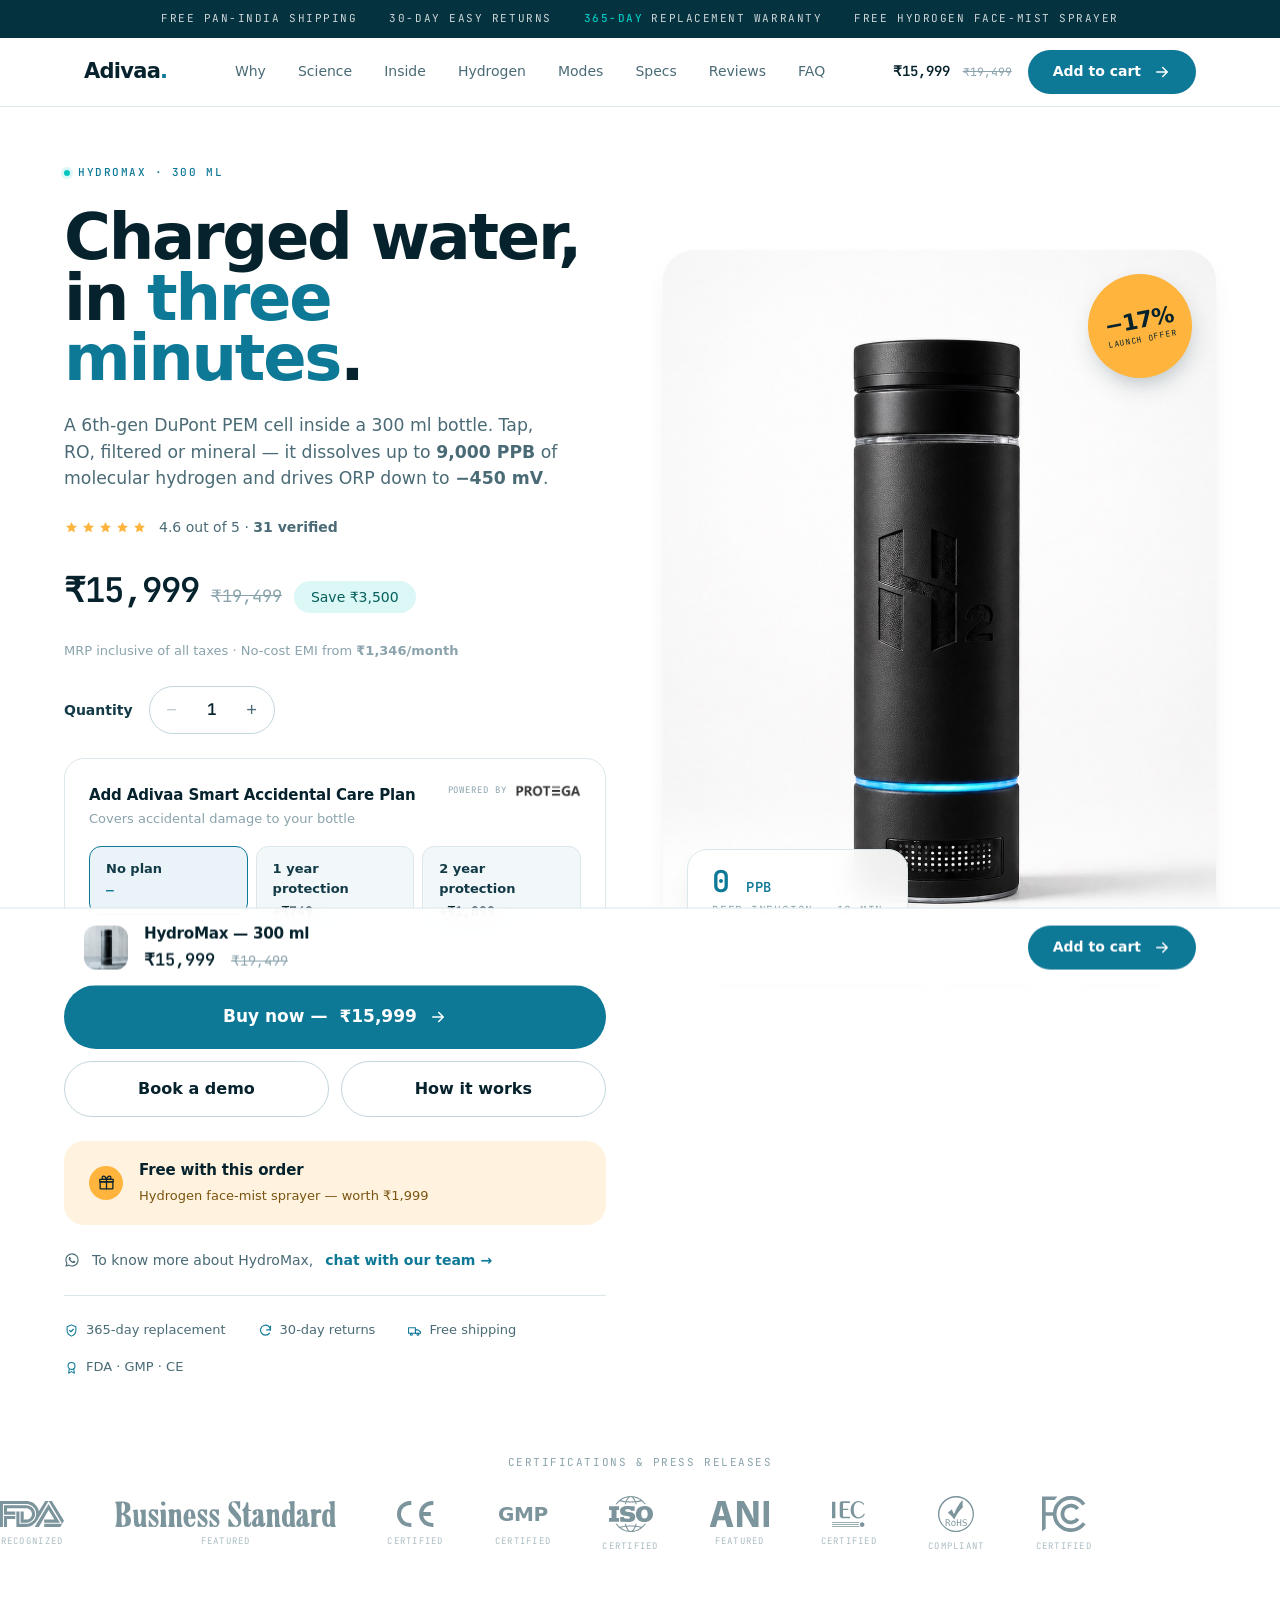
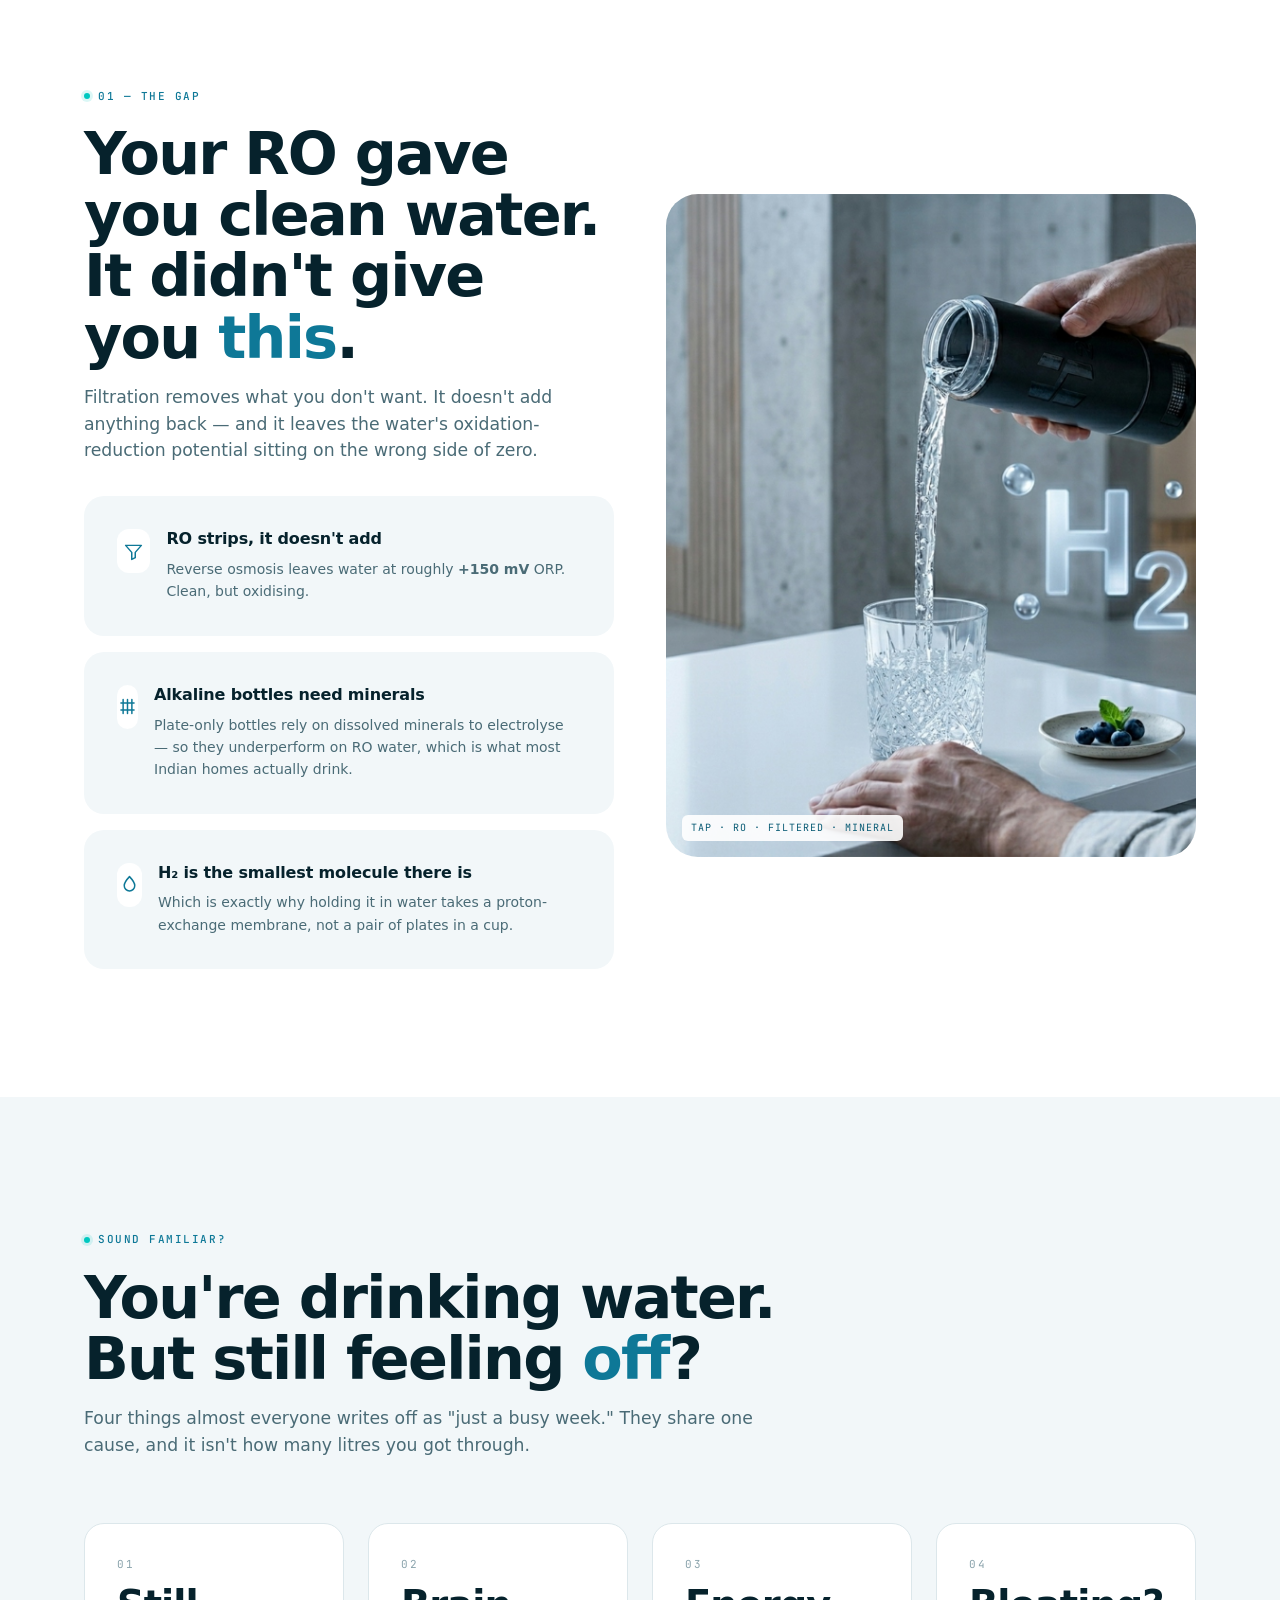
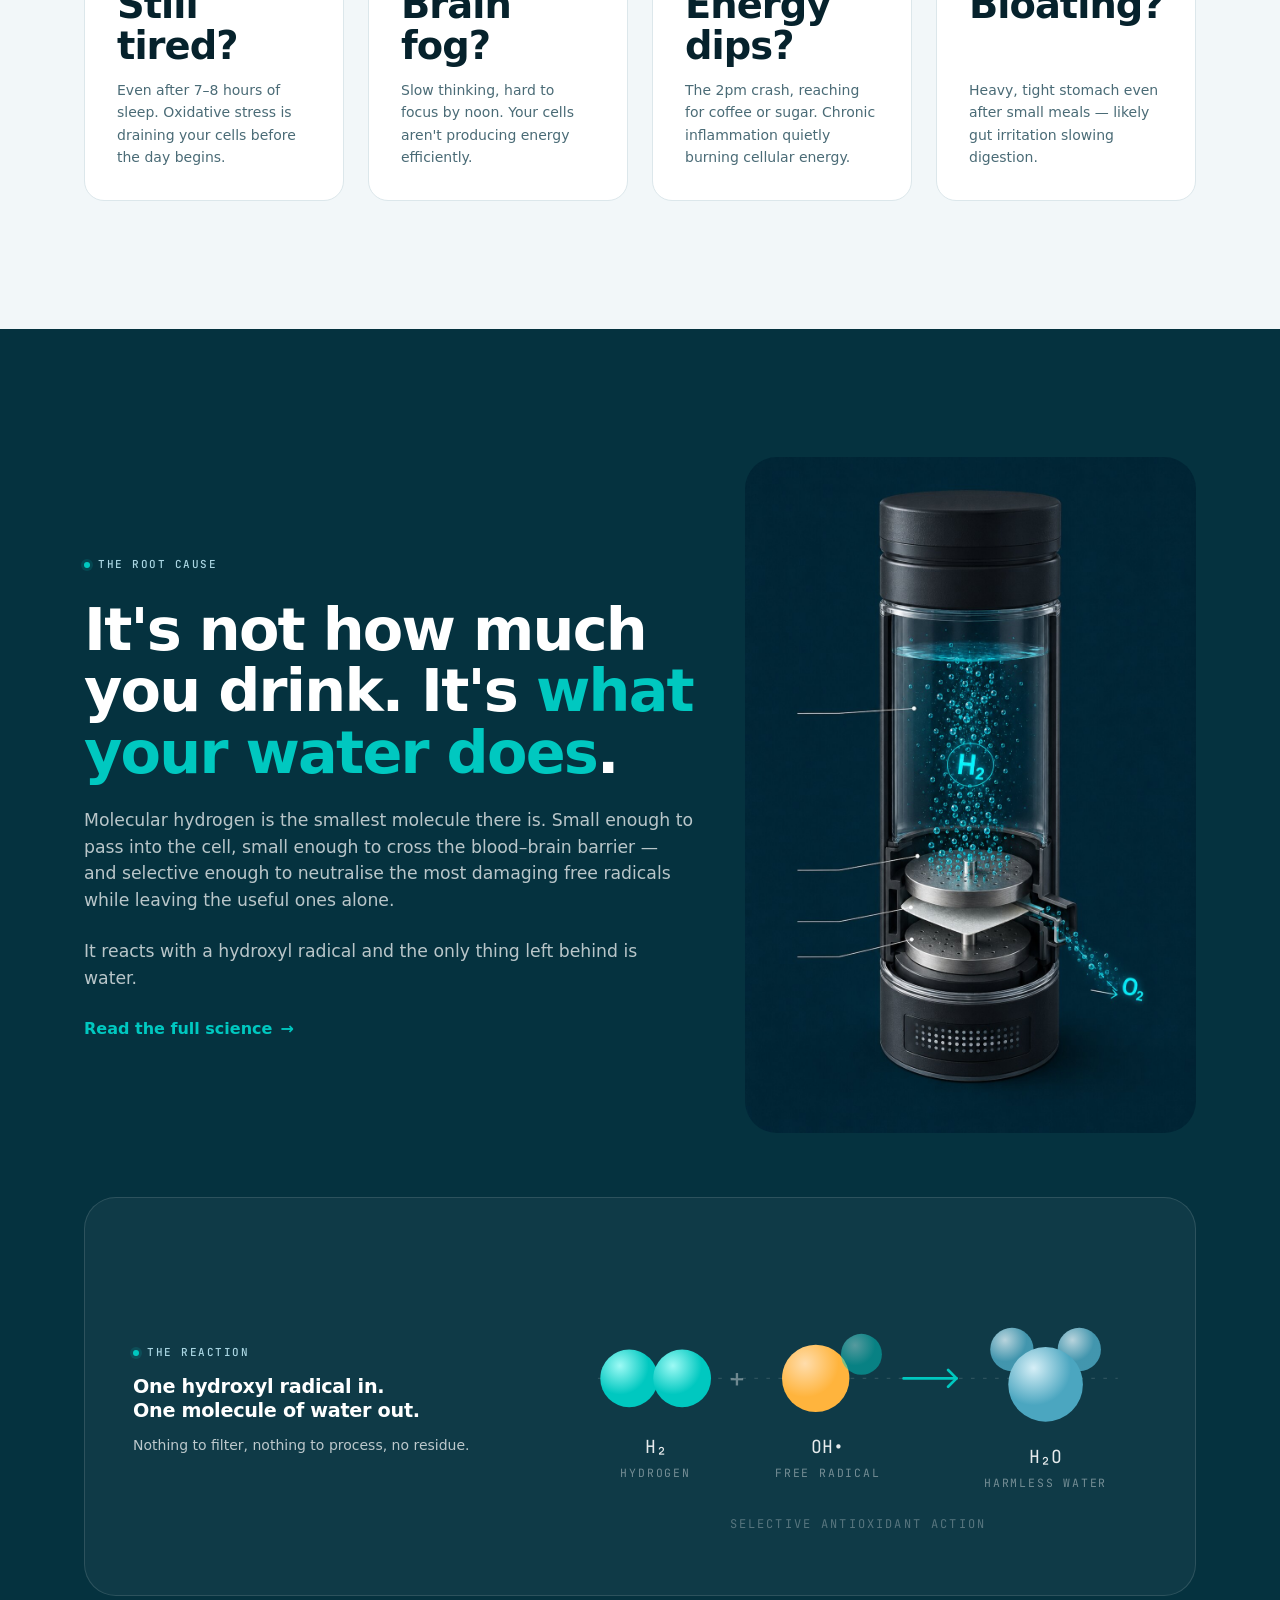
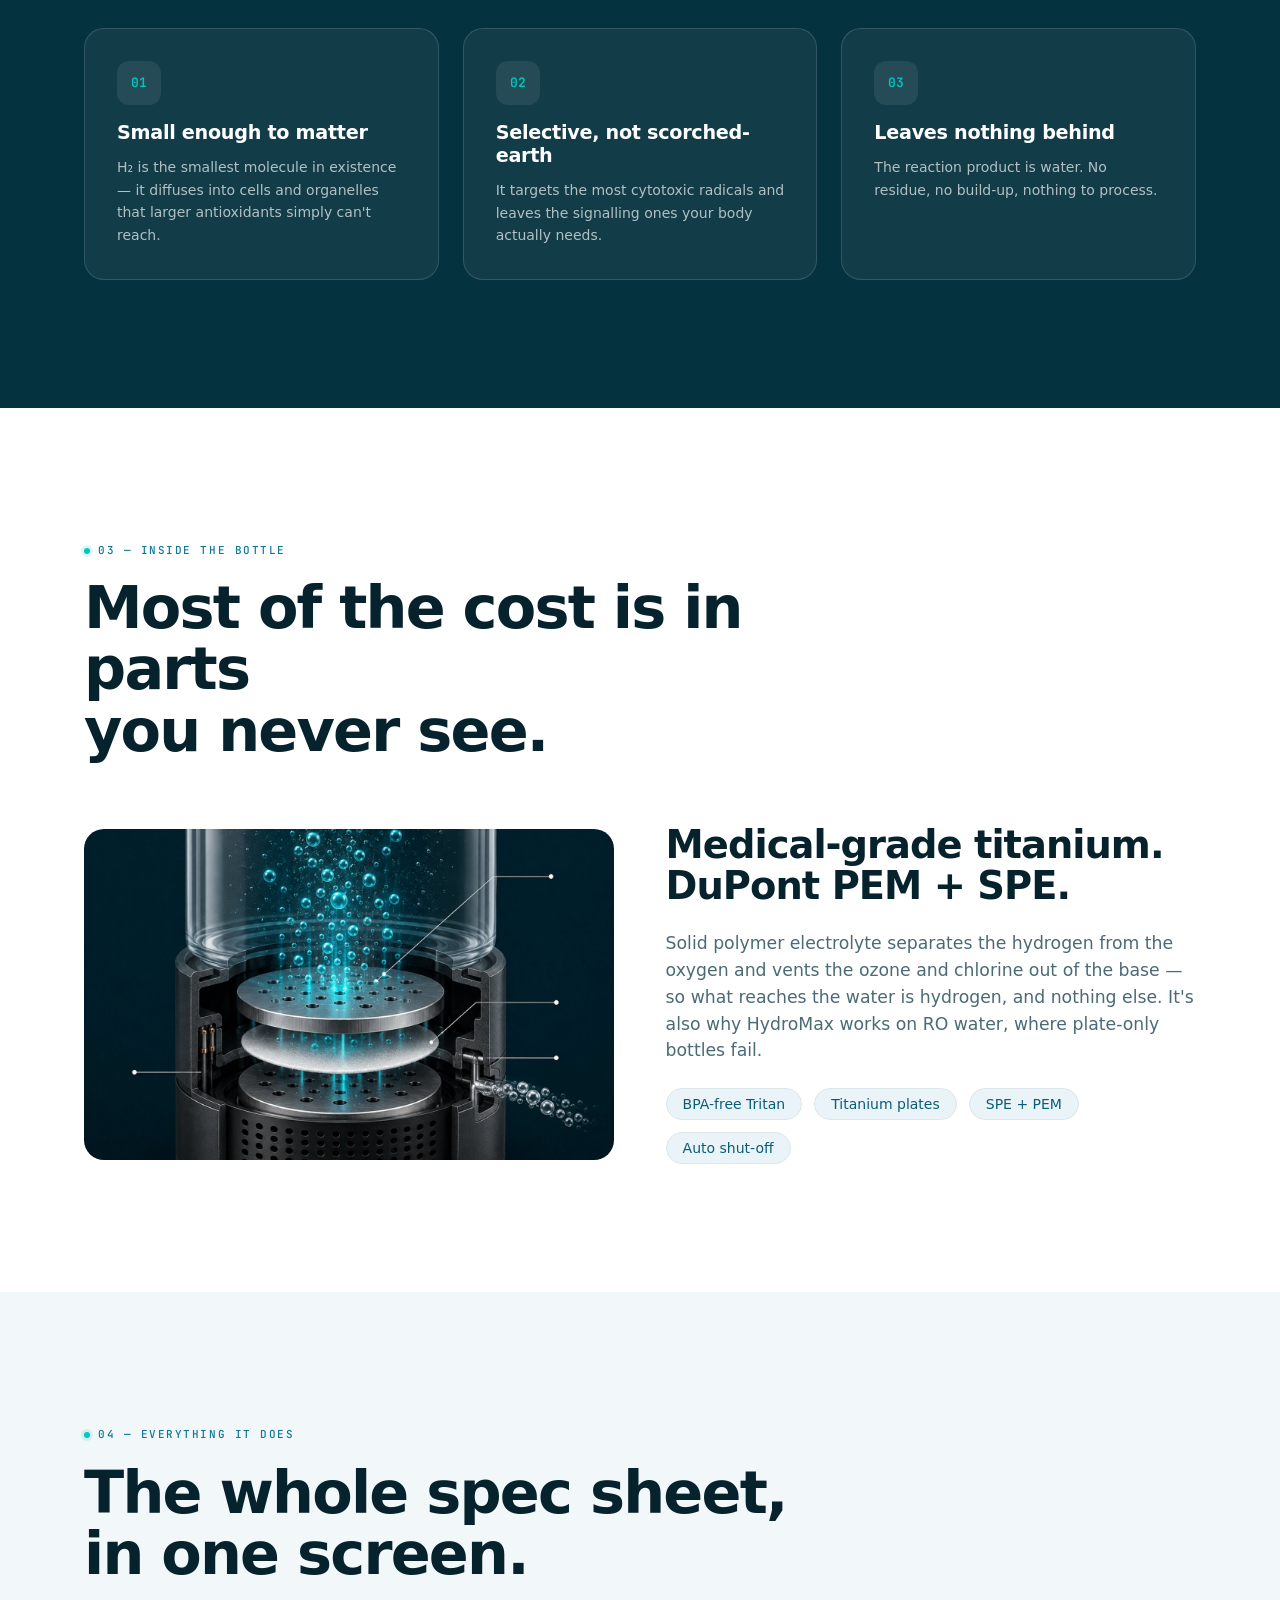
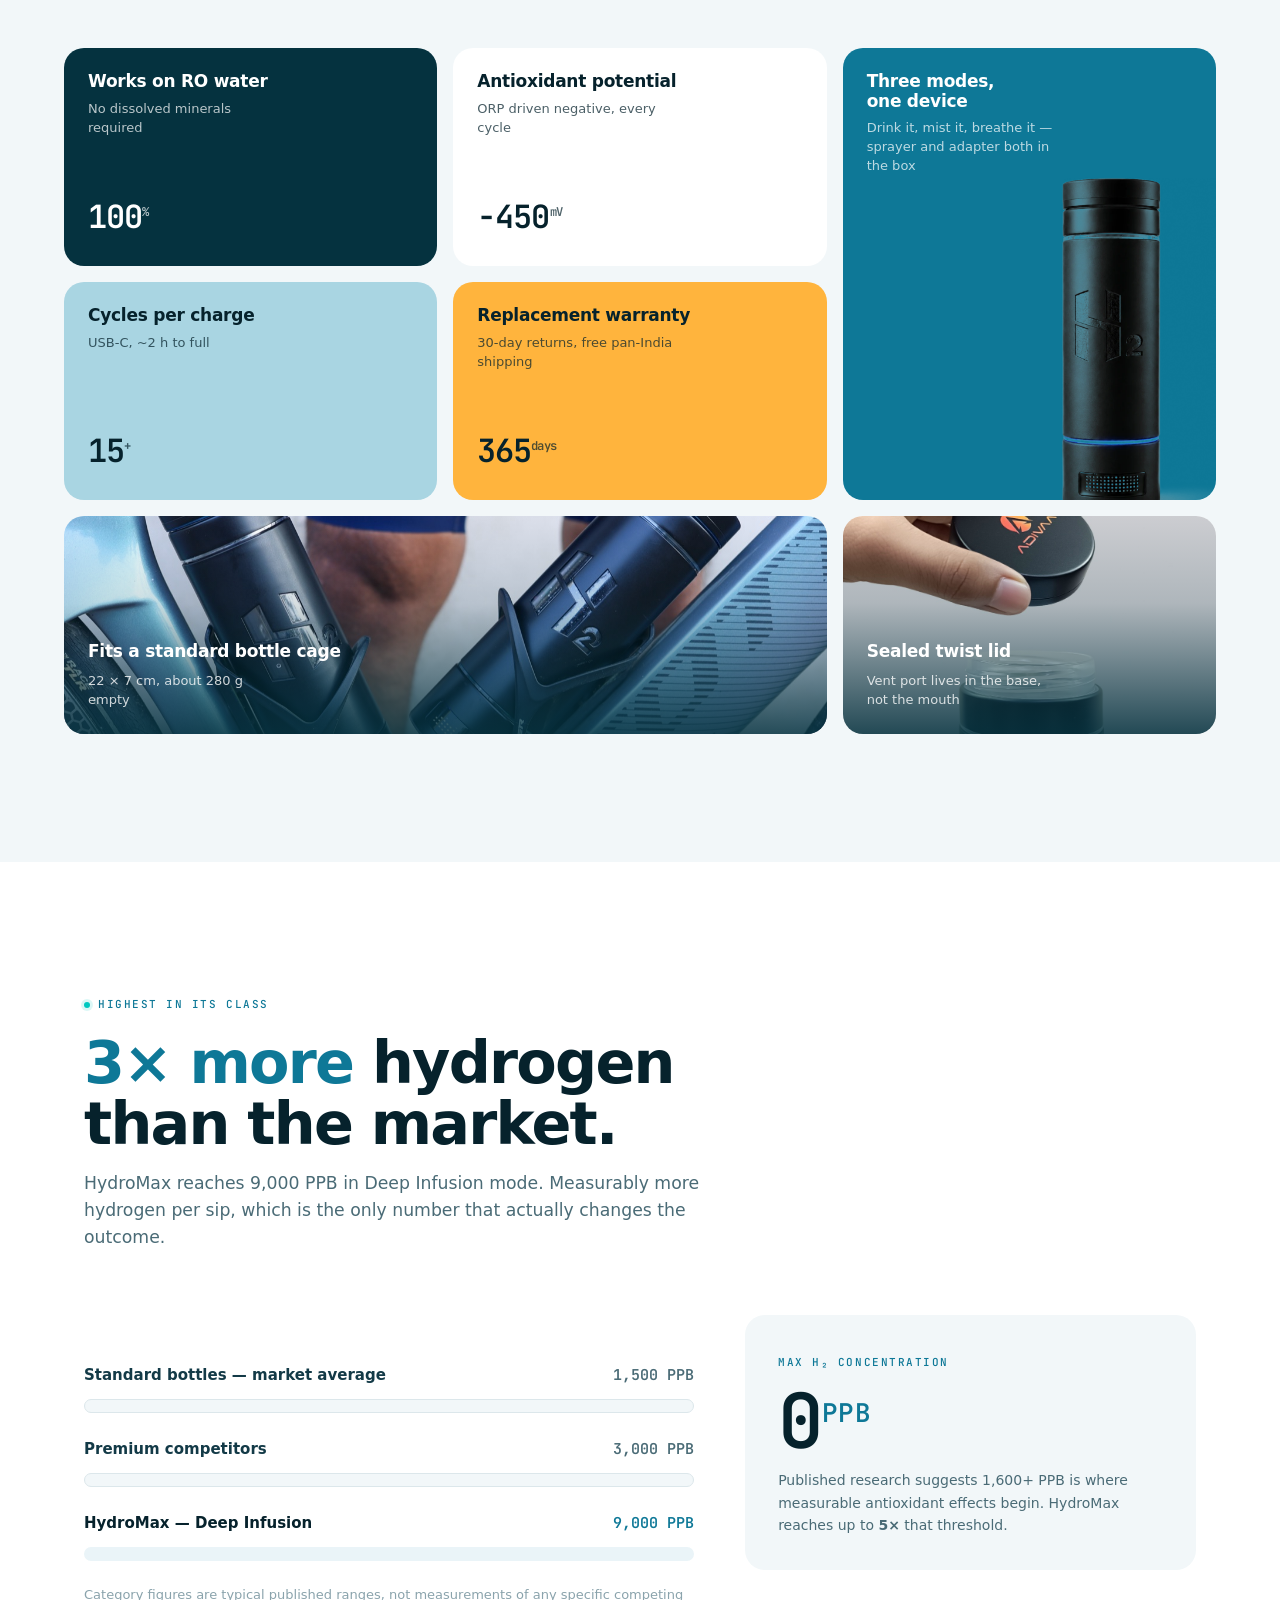
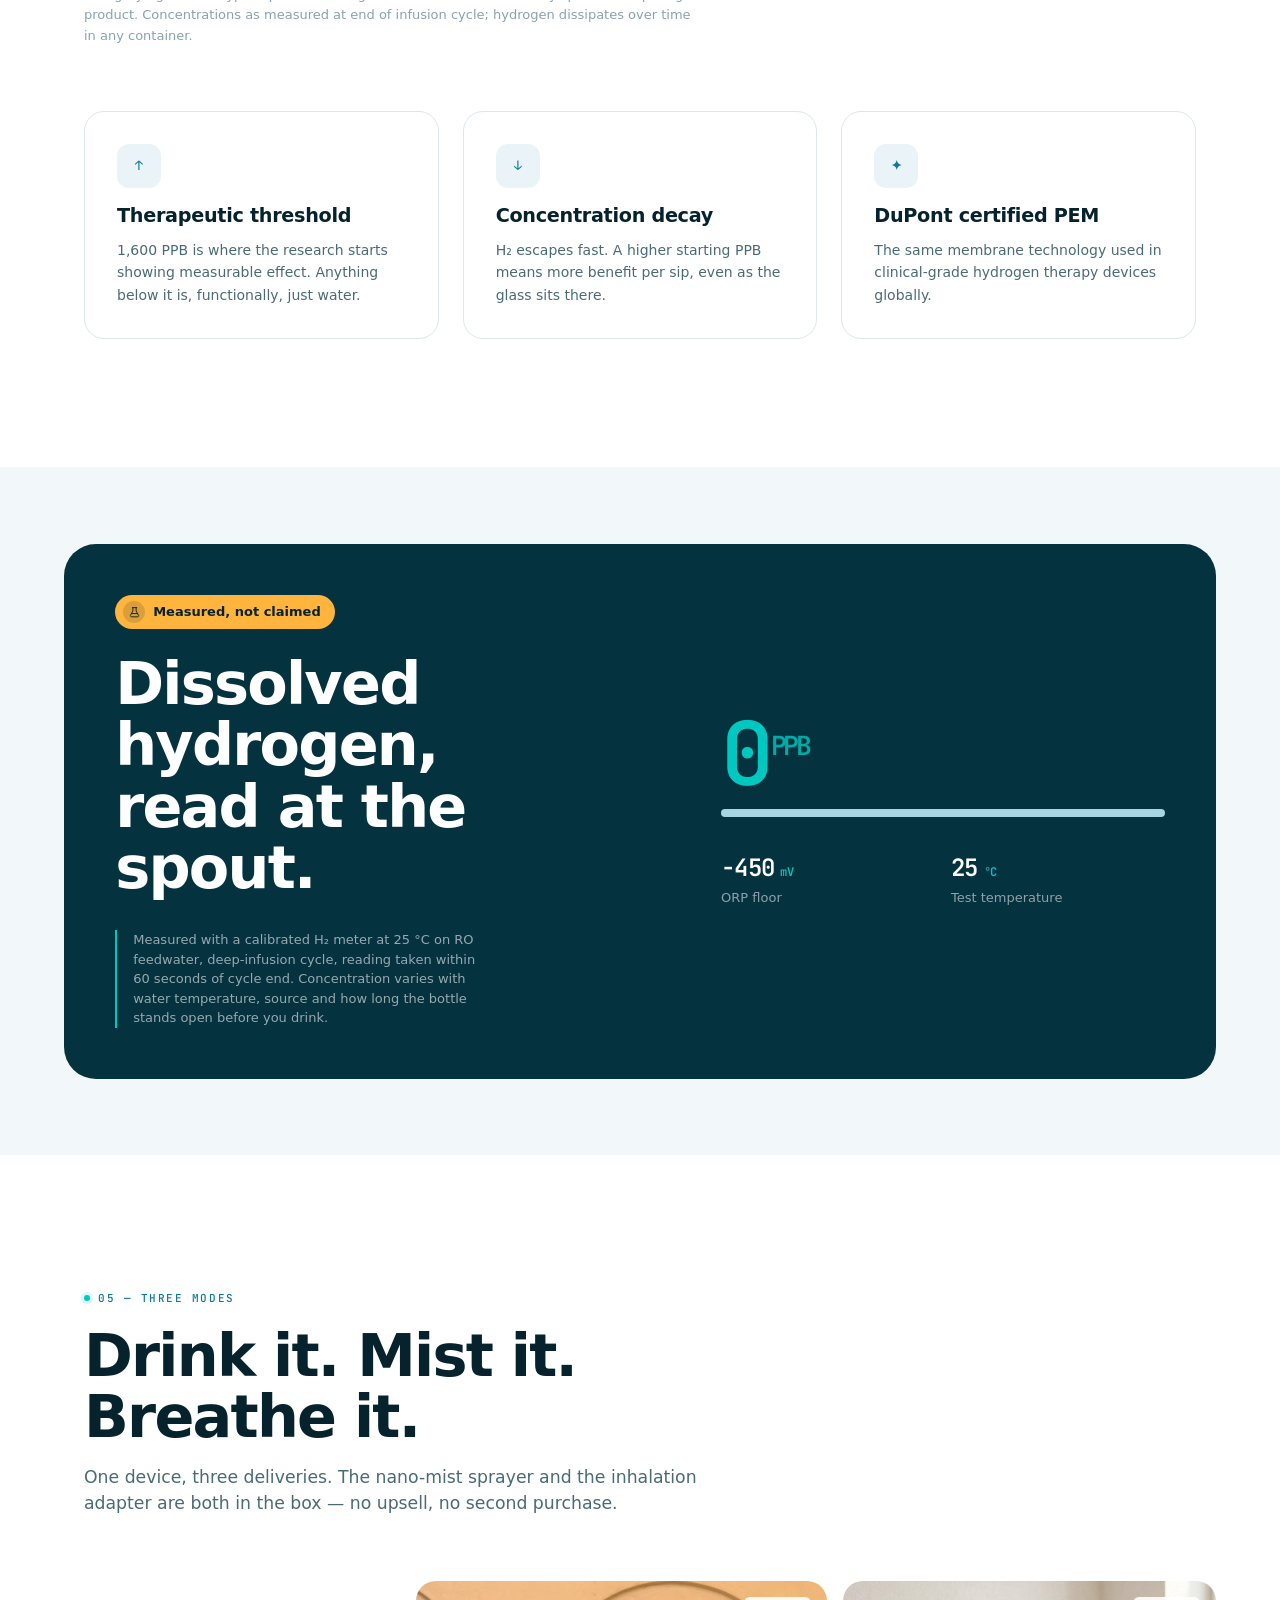
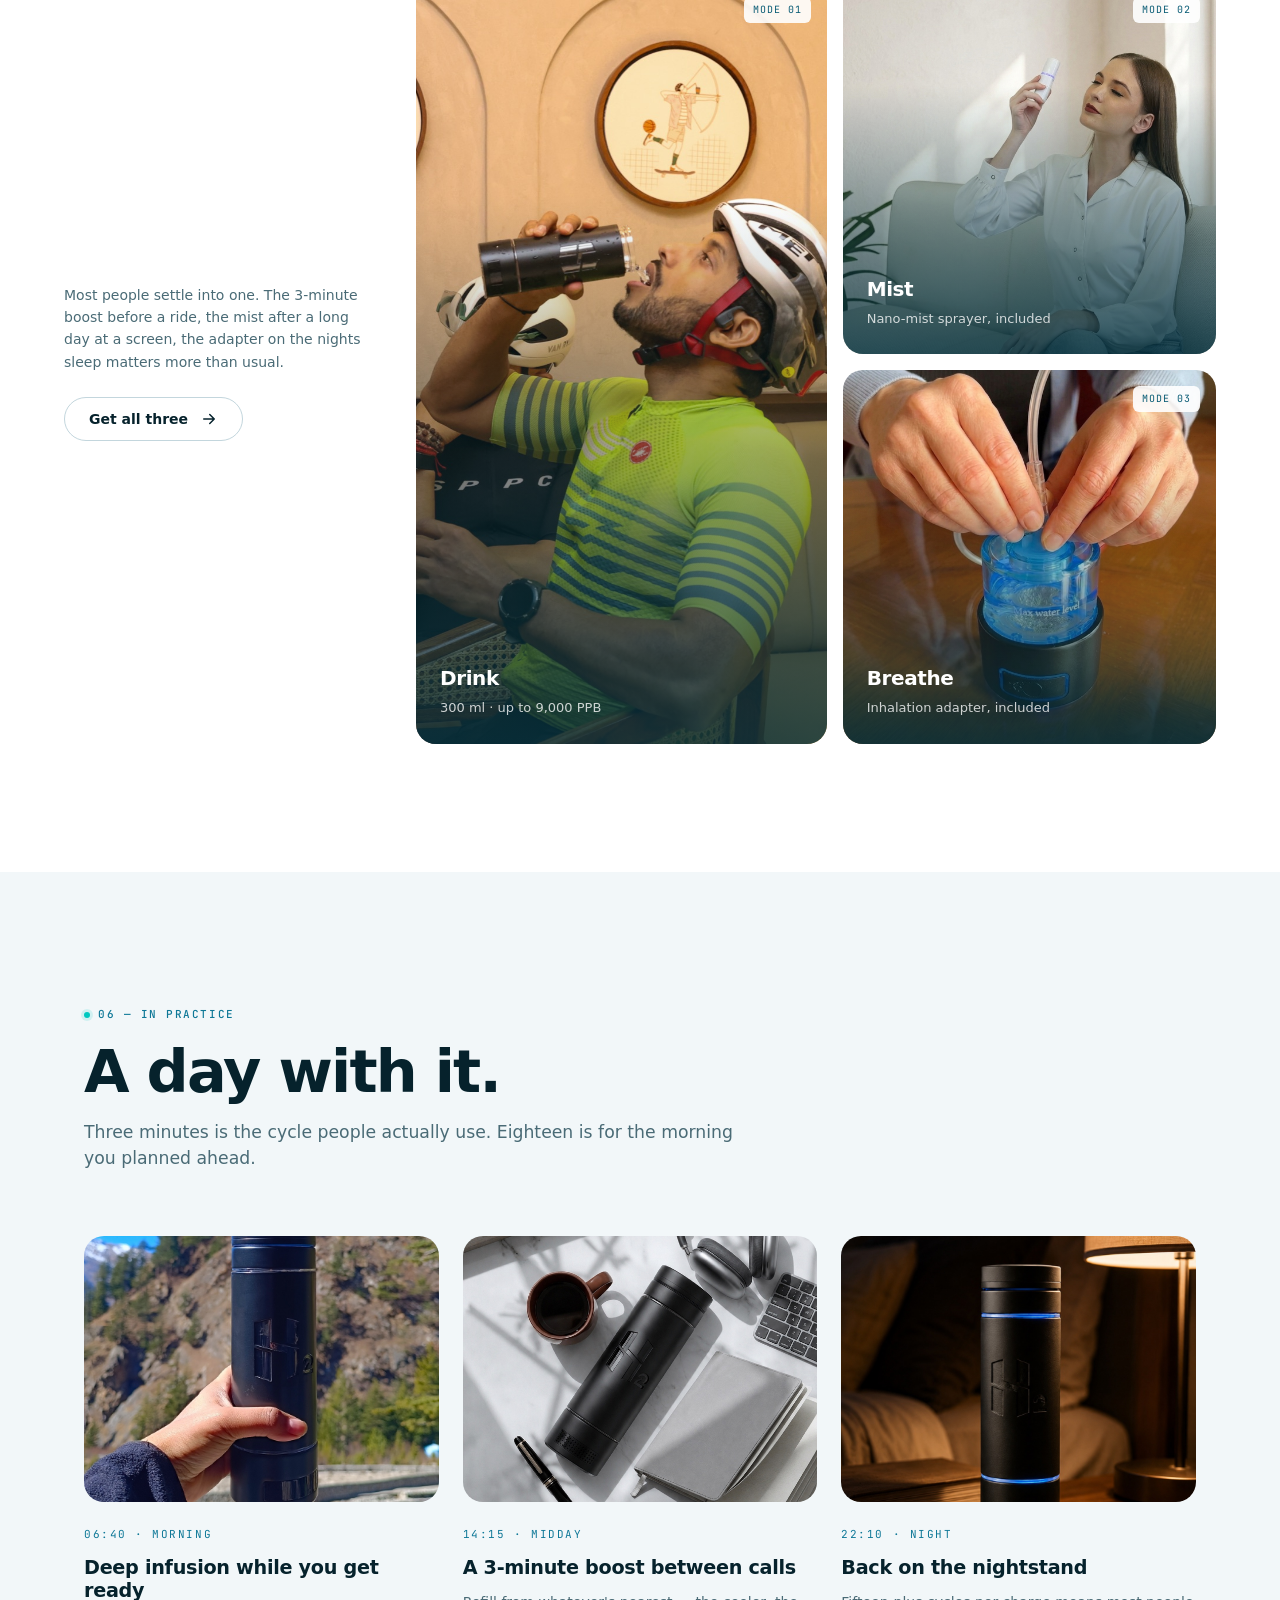
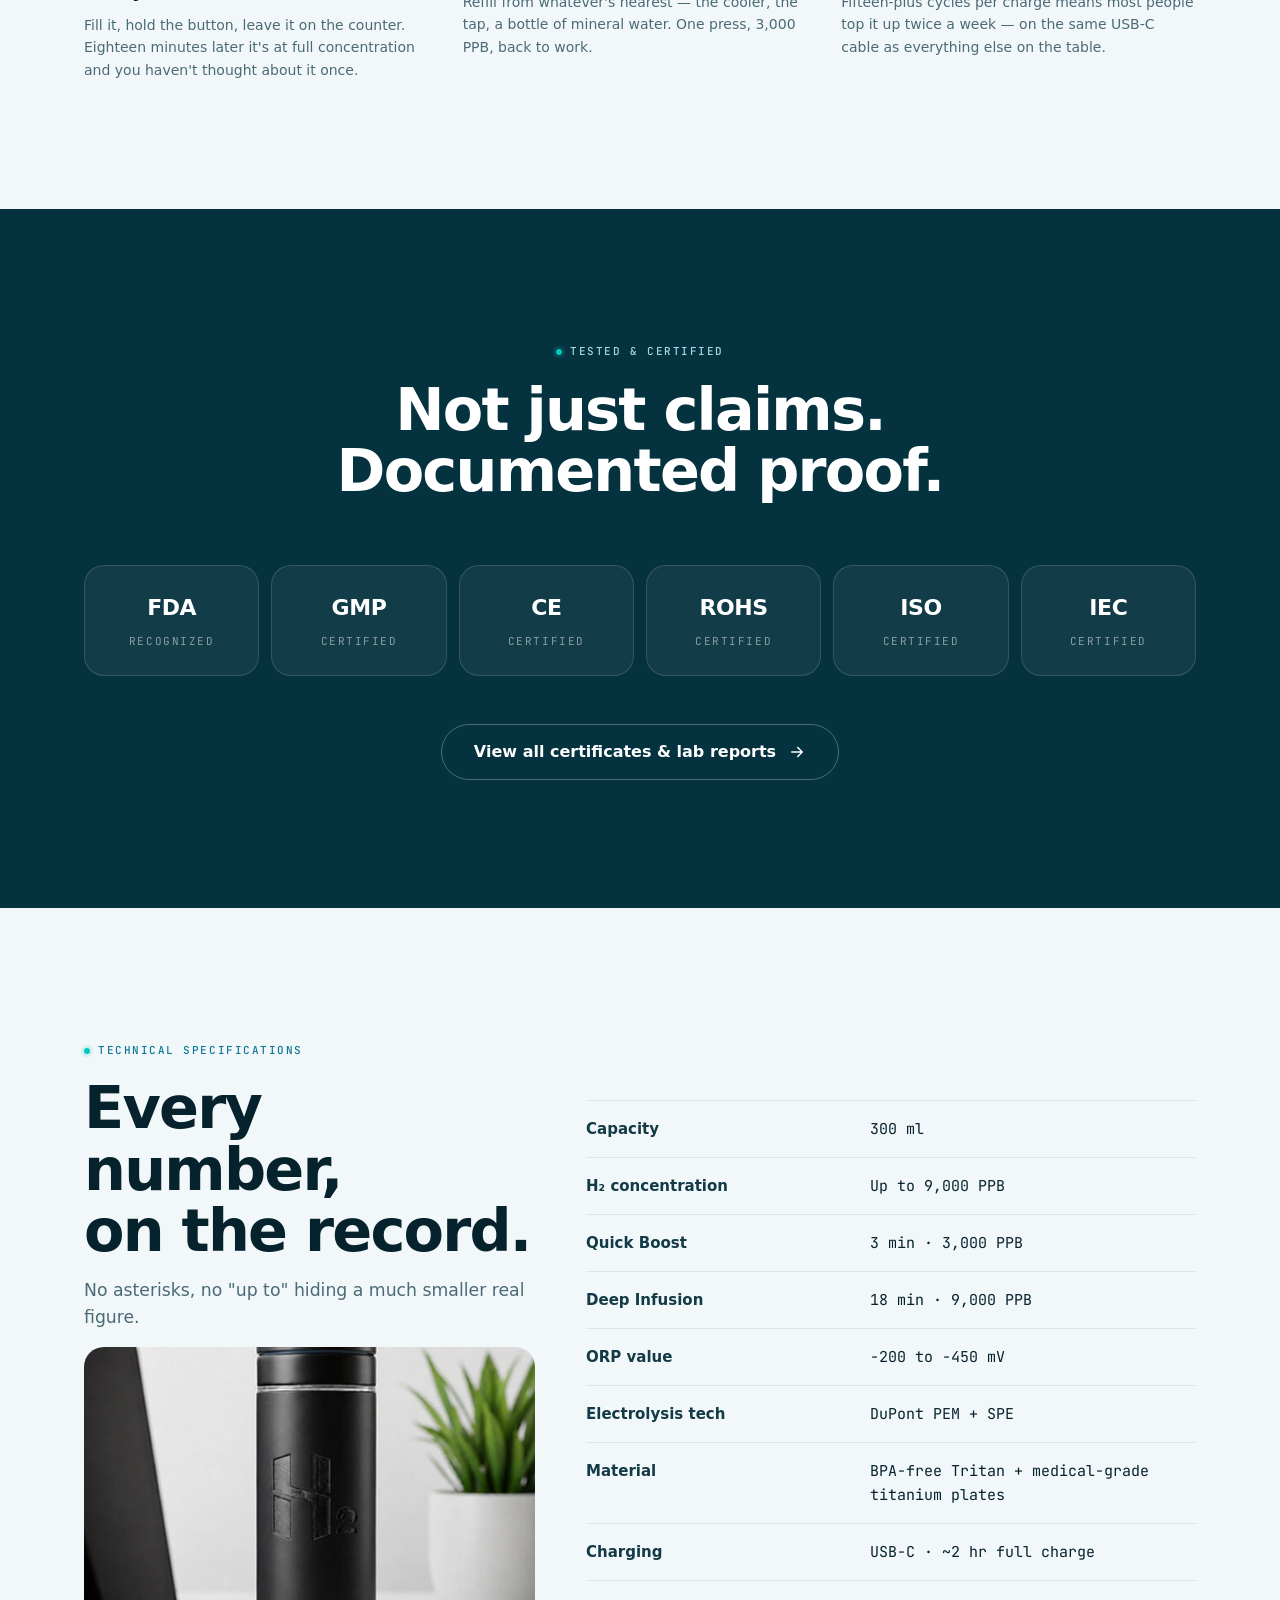
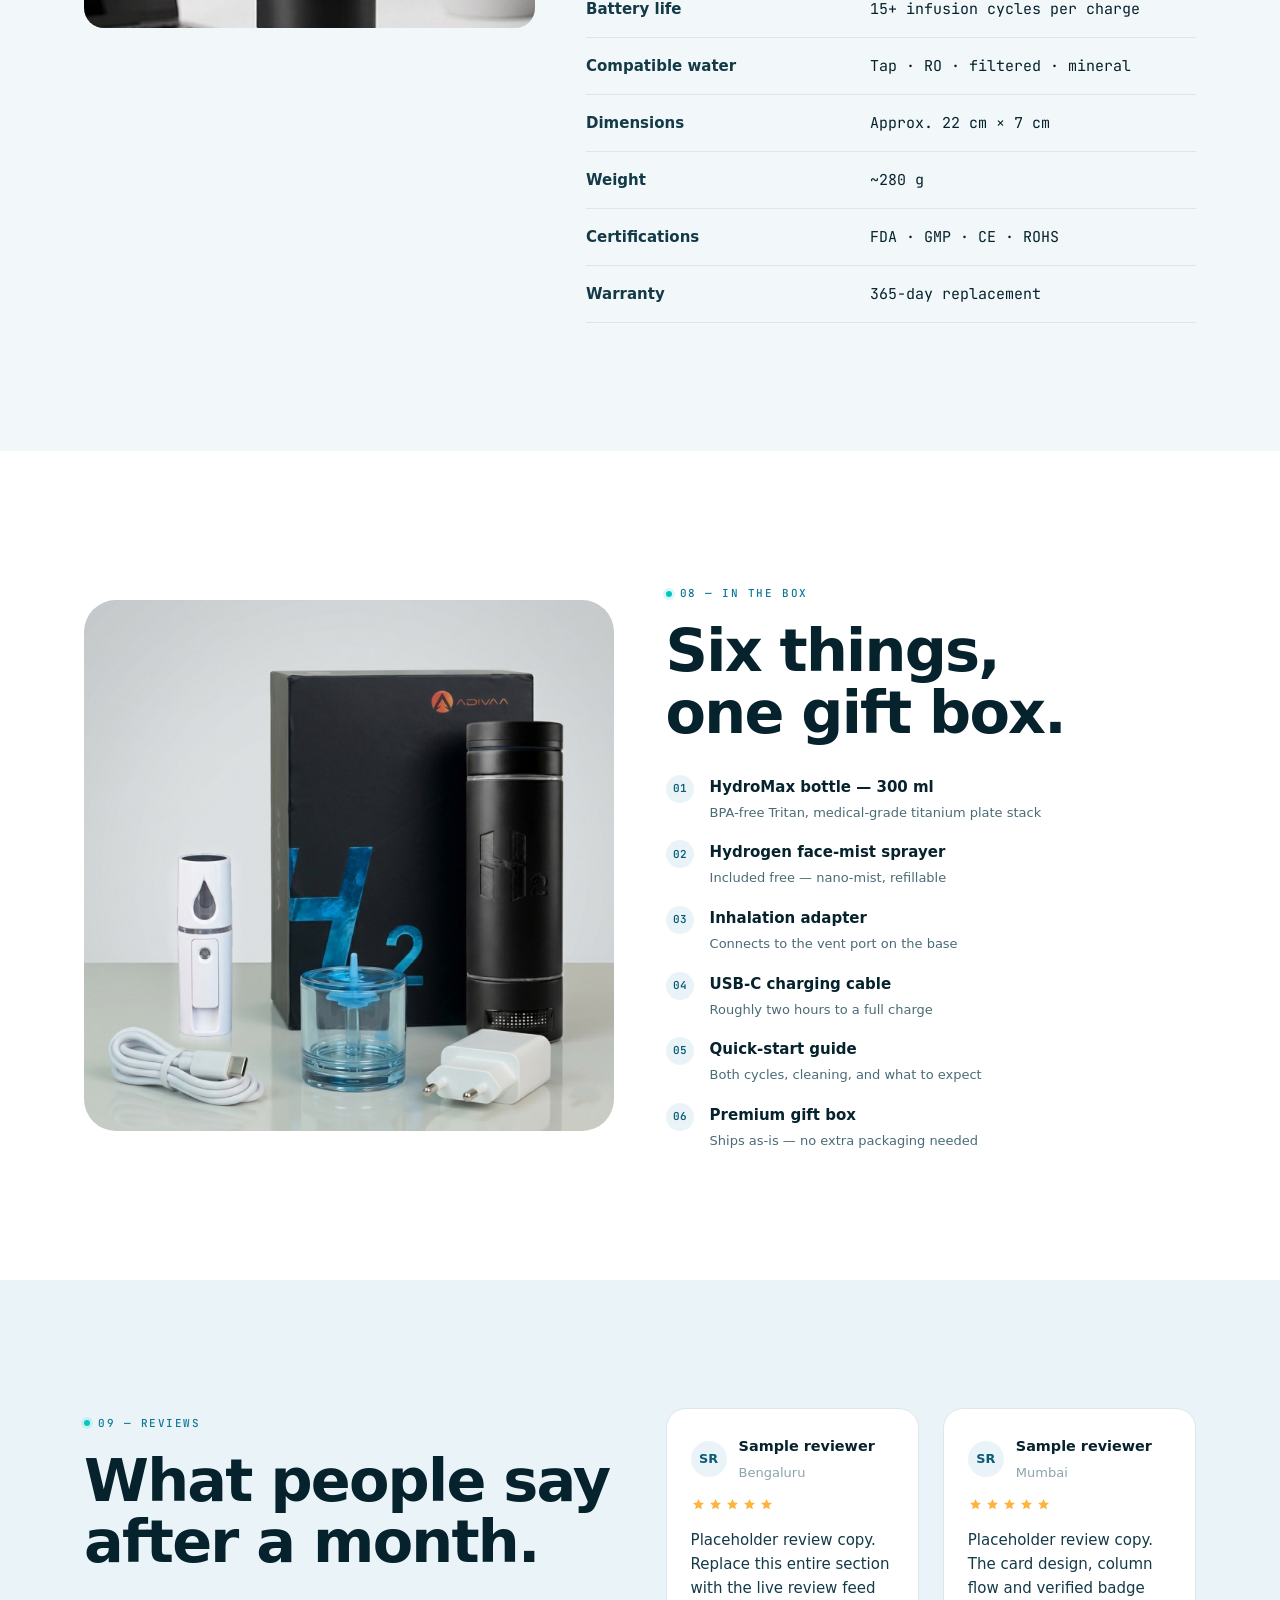
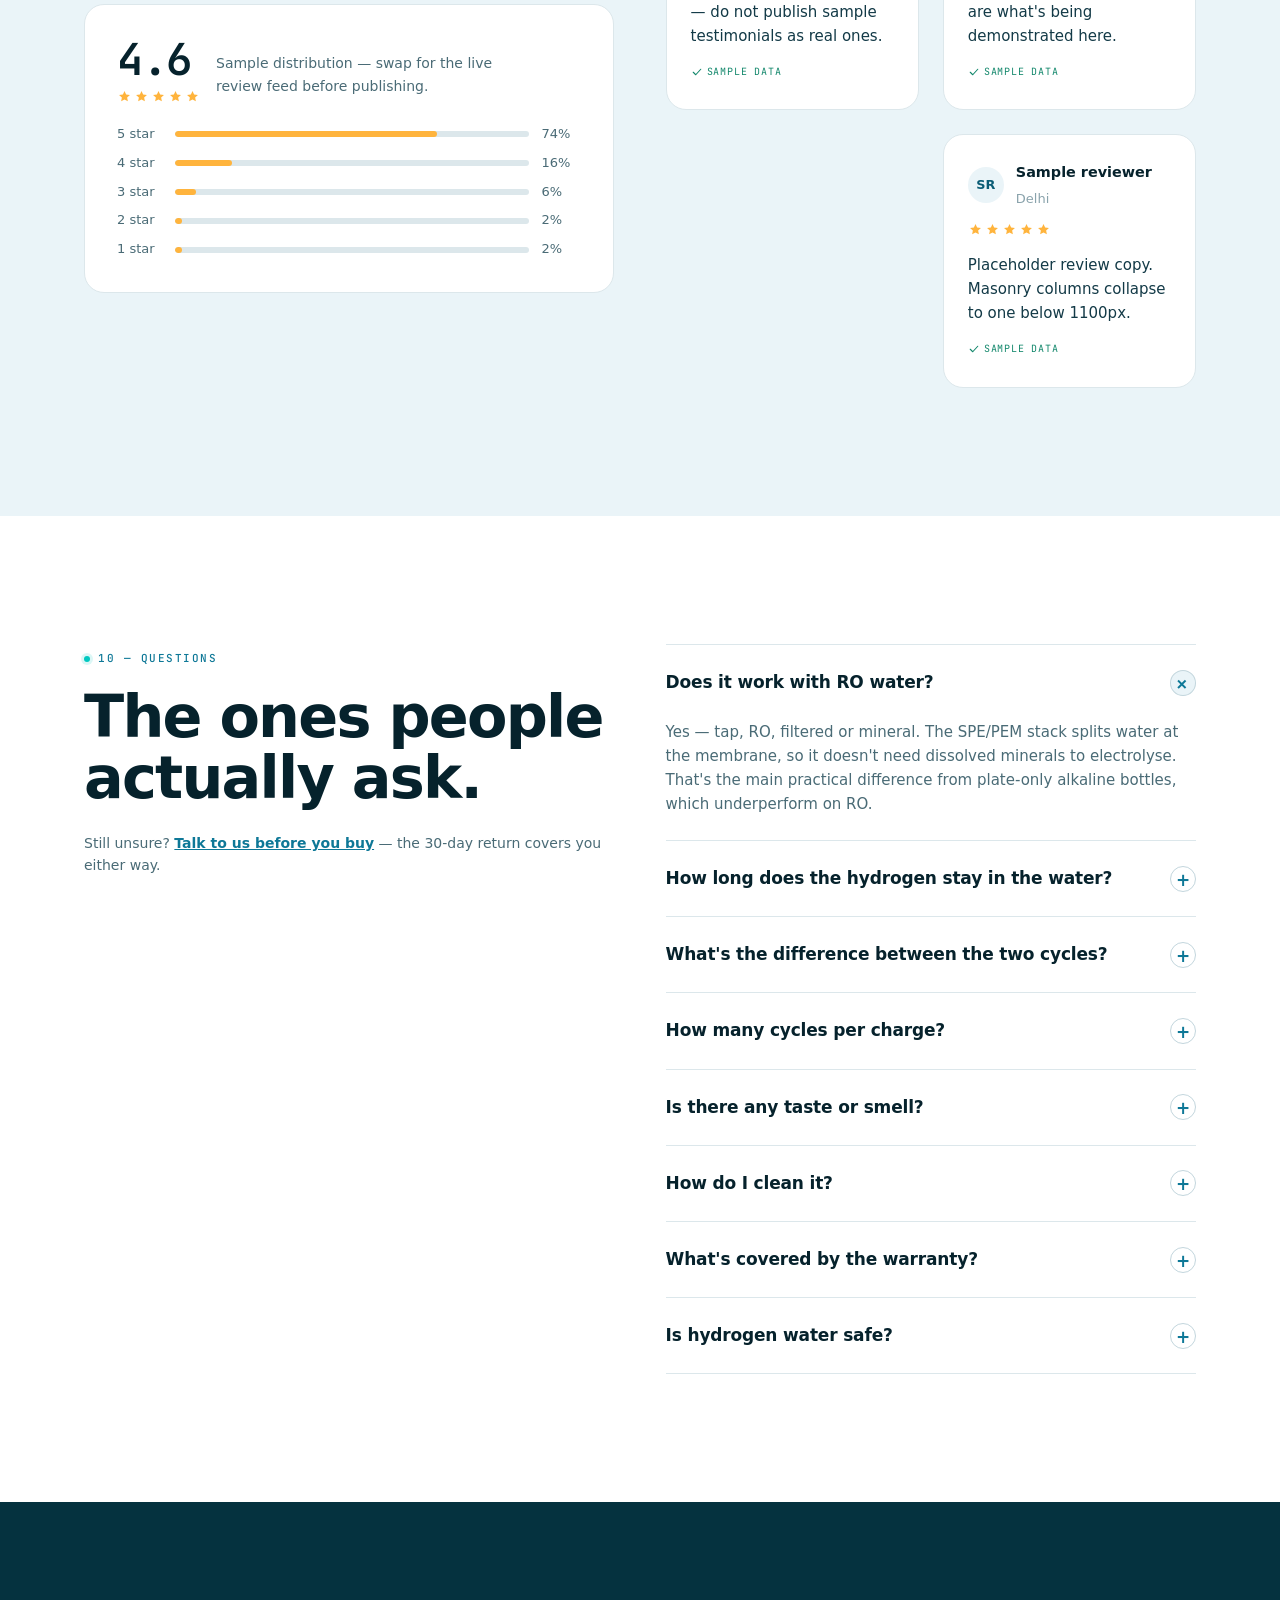
<file: classic/index.html>
<!DOCTYPE html>
<html lang="en">
<head>
<meta charset="utf-8">
<meta name="viewport" content="width=device-width, initial-scale=1">
<title>HydroMax 300 ml — Hydrogen Water Bottle | Adivaa</title>
<meta name="description" content="Up to 9,000 PPB molecular hydrogen in 18 minutes. DuPont PEM + SPE electrolysis, drink · mist · inhale. ₹15,999 with 365-day replacement.">
<meta name="theme-color" content="#0E7897">
<meta property="og:type" content="product">
<meta property="og:title" content="HydroMax 300 ml — Hydrogen Water Bottle | Adivaa">
<meta property="og:description" content="Up to 9,000 PPB molecular hydrogen in 18 minutes. DuPont PEM + SPE electrolysis, drink · mist · inhale.">
<meta property="og:image" content="assets/hero-social.jpg">
<meta name="twitter:card" content="summary_large_image">

<link rel="preconnect" href="https://api.fontshare.com" crossorigin>
<link rel="preconnect" href="https://fonts.gstatic.com" crossorigin>
<!-- One request per family — Fontshare drops every family after the first. -->
<link rel="stylesheet" href="https://api.fontshare.com/v2/css?f%5B%5D=general-sans@400,500,600,700&display=swap">
<link rel="stylesheet" href="https://api.fontshare.com/v2/css?f%5B%5D=satoshi@400,500,700&display=swap">
<link rel="stylesheet" href="https://fonts.googleapis.com/css2?family=JetBrains+Mono:wght@400;500;600&display=swap">
<link rel="stylesheet" href="tokens.css">
<link rel="stylesheet" href="styles.css">
<link rel="preload" as="image" href="assets/hero-studio.jpg">

<script type="application/ld+json">
{
  "@context": "https://schema.org",
  "@type": "Product",
  "name": "HydroMax 300 ml Hydrogen Water Bottle",
  "brand": { "@type": "Brand", "name": "Adivaa" },
  "description": "Portable hydrogen water bottle producing up to 9,000 PPB molecular hydrogen using DuPont PEM + SPE electrolysis, with drink, nano-mist and inhalation modes.",
  "image": "assets/hero-social.jpg",
  "offers": { "@type": "Offer", "priceCurrency": "INR", "price": "15999", "availability": "https://schema.org/InStock" }
}
</script>
<noscript><style>[data-reveal]{opacity:1!important;transform:none!important}.hero__media::after{display:none}</style></noscript>
</head>
<body>

<!-- ===== ICONS ===== -->
<svg width="0" height="0" style="position:absolute" aria-hidden="true"><defs>
<symbol id="i-arrow" viewBox="0 0 24 24" fill="none" stroke="currentColor" stroke-width="2" stroke-linecap="round" stroke-linejoin="round"><path d="M5 12h14M13 6l6 6-6 6"/></symbol>
<symbol id="i-drop" viewBox="0 0 24 24" fill="none" stroke="currentColor" stroke-width="1.7" stroke-linecap="round" stroke-linejoin="round"><path d="M12 3s6 6.3 6 10.3A6 6 0 0 1 6 13.3C6 9.3 12 3 12 3Z"/></symbol>
<symbol id="i-bolt" viewBox="0 0 24 24" fill="none" stroke="currentColor" stroke-width="1.7" stroke-linecap="round" stroke-linejoin="round"><path d="M13 2 4 14h6l-1 8 9-12h-6l1-8Z"/></symbol>
<symbol id="i-shield" viewBox="0 0 24 24" fill="none" stroke="currentColor" stroke-width="1.7" stroke-linecap="round" stroke-linejoin="round"><path d="M12 3l7 3v5.5c0 4.4-3 8-7 9.5-4-1.5-7-5.1-7-9.5V6l7-3Z"/><path d="m9 12 2 2 4-4"/></symbol>
<symbol id="i-clock" viewBox="0 0 24 24" fill="none" stroke="currentColor" stroke-width="1.7" stroke-linecap="round" stroke-linejoin="round"><circle cx="12" cy="12" r="8.5"/><path d="M12 7.5V12l3 2"/></symbol>
<symbol id="i-mist" viewBox="0 0 24 24" fill="none" stroke="currentColor" stroke-width="1.7" stroke-linecap="round"><path d="M4 8h9M4 12h13M4 16h7"/><circle cx="19" cy="8" r="1.1"/><circle cx="20.5" cy="16" r="1.1"/></symbol>
<symbol id="i-lungs" viewBox="0 0 24 24" fill="none" stroke="currentColor" stroke-width="1.7" stroke-linecap="round" stroke-linejoin="round"><path d="M12 3v9"/><path d="M12 12c0-2-1.6-3-3-3s-4 1.6-4 5v4a2 2 0 0 0 2 2h2a2 2 0 0 0 2-2v-6Z"/><path d="M12 12c0-2 1.6-3 3-3s4 1.6 4 5v4a2 2 0 0 1-2 2h-2a2 2 0 0 1-2-2v-6Z"/></symbol>
<symbol id="i-check" viewBox="0 0 24 24" fill="none" stroke="currentColor" stroke-width="2.2" stroke-linecap="round" stroke-linejoin="round"><path d="m4.5 12.5 5 5 10-11"/></symbol>
<symbol id="i-star" viewBox="0 0 24 24" fill="currentColor"><path d="m12 3 2.6 5.6 6.1.8-4.5 4.2 1.2 6.1L12 16.8 6.6 19.7l1.2-6.1L3.3 9.4l6.1-.8L12 3Z"/></symbol>
<symbol id="i-beaker" viewBox="0 0 24 24" fill="none" stroke="currentColor" stroke-width="1.7" stroke-linecap="round" stroke-linejoin="round"><path d="M9 3v6.2L4.6 17A2 2 0 0 0 6.3 20h11.4a2 2 0 0 0 1.7-3L15 9.2V3"/><path d="M8 3h8M6.8 14h10.4"/></symbol>
<symbol id="i-ship" viewBox="0 0 24 24" fill="none" stroke="currentColor" stroke-width="1.7" stroke-linecap="round" stroke-linejoin="round"><path d="M2.5 7.5h11v9h-11z"/><path d="M13.5 11h4l4 3v2.5h-8z"/><circle cx="7" cy="18" r="1.6"/><circle cx="17.5" cy="18" r="1.6"/></symbol>
<symbol id="i-refresh" viewBox="0 0 24 24" fill="none" stroke="currentColor" stroke-width="1.8" stroke-linecap="round" stroke-linejoin="round"><path d="M20 11a8 8 0 1 0-1.6 5.3"/><path d="M20 5v6h-6"/></symbol>
<symbol id="i-cert" viewBox="0 0 24 24" fill="none" stroke="currentColor" stroke-width="1.7" stroke-linecap="round" stroke-linejoin="round"><circle cx="12" cy="9.5" r="5.5"/><path d="m8.5 14-1 7 4.5-2.4L16.5 21l-1-7"/></symbol>
<symbol id="i-plates" viewBox="0 0 24 24" fill="none" stroke="currentColor" stroke-width="1.7" stroke-linecap="round"><path d="M7 4v16M12 4v16M17 4v16"/><path d="M4.5 8h15M4.5 16h15"/></symbol>
<symbol id="i-filter" viewBox="0 0 24 24" fill="none" stroke="currentColor" stroke-width="1.7" stroke-linecap="round" stroke-linejoin="round"><path d="M3 5h18l-7 8v6l-4 2v-8L3 5Z"/></symbol>
<symbol id="i-usb" viewBox="0 0 24 24" fill="none" stroke="currentColor" stroke-width="1.7" stroke-linecap="round" stroke-linejoin="round"><rect x="3" y="9" width="18" height="6" rx="3"/><path d="M7.5 12h9"/></symbol>
<symbol id="i-gift" viewBox="0 0 24 24" fill="none" stroke="currentColor" stroke-width="1.8" stroke-linecap="round" stroke-linejoin="round"><path d="M3 11h18v9a1 1 0 0 1-1 1H4a1 1 0 0 1-1-1v-9Z"/><path d="M2.5 7.5h19V11h-19zM12 7.5V21"/><path d="M12 7.5S10.5 3 8 3a2.2 2.2 0 0 0 0 4.5ZM12 7.5S13.5 3 16 3a2.2 2.2 0 0 1 0 4.5Z"/></symbol>
<symbol id="i-wa" viewBox="0 0 24 24" fill="currentColor"><path d="M12.04 2C6.58 2 2.13 6.45 2.13 11.91c0 1.75.46 3.46 1.32 4.96L2 22l5.25-1.38a9.9 9.9 0 0 0 4.79 1.22h.01c5.46 0 9.91-4.45 9.91-9.91C21.96 6.45 17.5 2 12.04 2Zm0 18.15h-.01a8.2 8.2 0 0 1-4.19-1.15l-.3-.18-3.12.82.83-3.04-.2-.31a8.22 8.22 0 0 1-1.26-4.38c0-4.54 3.7-8.23 8.25-8.23a8.23 8.23 0 0 1 0 16.47Zm4.52-6.16c-.25-.12-1.47-.72-1.69-.81-.23-.08-.39-.12-.56.13-.16.24-.64.8-.78.97-.15.16-.29.18-.53.06-.25-.13-1.05-.39-1.99-1.23-.74-.66-1.23-1.47-1.38-1.71-.14-.25-.01-.38.11-.5.11-.11.25-.29.37-.44.13-.15.17-.25.25-.41.09-.17.04-.31-.02-.44-.06-.12-.56-1.34-.76-1.84-.2-.48-.4-.42-.56-.43h-.47c-.16 0-.43.06-.65.31-.23.24-.86.84-.86 2.05s.88 2.38 1 2.54c.13.17 1.74 2.65 4.2 3.72.59.25 1.05.4 1.4.52.59.19 1.13.16 1.55.1.47-.07 1.47-.6 1.67-1.18.21-.58.21-1.07.15-1.18-.06-.11-.22-.17-.47-.29Z"/></symbol>

</defs><g transform="translate(-202.49238,-397.68383)"><g><path d="M 270.1686,496.19119 C 265.46348,488.93243 264.16716,487.22534 260.33763,483.24512 C 258.886,481.73637 255.36919,478.4342 252.52251,475.90698 C 246.48085,470.54334 244.90532,469.06645 244.90532,468.76669 C 244.90532,468.24359 248.61296,464.97877 254.57317,460.2535 C 259.20668,456.58004 260.16319,455.96109 261.20655,455.96109 L 262.04752,455.96109 L 263.0721,458.35367 C 265.39127,463.76932 268.72407,471.1602 269.25264,472.0598 C 269.91868,473.19332 270.6404,473.54706 271.34507,473.08534 C 271.92684,472.70414 274.23434,468.18066 276.64313,462.69937 C 278.74675,457.91247 283.20716,448.96966 285.94636,444.04703 C 289.35788,437.91615 293.98186,430.69363 296.44075,427.65507 C 299.79649,423.50822 307.0894,416.86575 307.59473,417.36204 C 307.66859,417.43458 305.89481,418.49665 306.26871,418.15085 C 311.24203,413.55131 306.45907,427.44837 308.37495,442.7775 C 308.98188,447.63357 308.30667,447.89869 306.40966,449.51343 C 300.01796,454.9541 297.33427,457.7949 292.67733,464.04969 C 284.38095,475.19266 279.2961,483.37962 274.54923,493.23719 C 273.5886,495.23203 272.62817,497.10923 272.41491,497.40873 C 271.77276,498.31055 271.41757,498.11802 270.1686,496.19119 L 270.1686,496.19119 z" style="fill:currentColor;fill-opacity:1" /><path d="M 274.06814,551.57646 C 266.32368,550.84564 261.65433,549.93504 255.59132,547.97321 C 239.33056,542.71166 225.29225,532.15326 215.62555,517.91442 C 208.79591,507.85452 204.71411,497.12847 202.93521,484.56711 C 202.55563,481.88681 202.4984,480.64237 202.49268,474.94567 C 202.48598,468.27613 202.58451,466.85159 203.38908,461.98555 C 207.65614,436.17835 225.04612,414.12844 249.28304,403.79356 C 263.49424,397.73375 279.20792,396.13976 294.57595,399.19906 C 323.35265,404.9276 346.59841,426.94318 353.93249,455.41442 C 357.98085,471.13029 356.97572,487.80435 351.07146,502.87536 C 341.58458,527.09128 320.08349,545.11223 294.57595,550.22656 C 289.21704,551.30105 284.79591,551.71247 279.04861,551.67155 C 276.68533,551.65474 274.44411,551.61194 274.06814,551.57646 z M 286.66579,546.22333 C 307.87652,544.11187 327.12736,532.45269 339.05103,514.49646 C 351.31988,496.0204 354.15787,472.28435 346.61113,451.26625 C 341.23376,436.28992 331.21402,423.79288 317.58454,415.06301 C 314.4057,413.02691 308.09212,409.88281 304.53689,408.56539 C 278.21146,398.81029 248.9239,405.17541 229.14995,424.94936 C 212.55735,441.54196 205.25108,464.9958 209.4379,488.22692 C 211.34734,498.82168 215.9158,509.23228 222.50845,518.01208 C 224.85251,521.1338 225.82004,522.25467 228.72513,525.21401 C 240.97628,537.69395 256.74521,545.00591 274.45876,546.42046 C 277.10597,546.63185 283.61839,546.52669 286.66579,546.22333 L 286.66579,546.22333 z" style="fill:currentColor;fill-opacity:1" /><g transform="translate(-5.18103,-83.625709)"><path style="fill:currentColor;fill-opacity:1" d="M 240.382,595.17221 L 240.382,580.60117 L 245.80192,580.69457 C 251.4831,580.79249 252.25463,580.8953 254.13325,581.80472 C 256.3394,582.8727 257.78337,584.96758 258.15466,587.63888 C 258.7261,591.75021 256.86777,594.77285 253.20193,595.69466 L 252.25233,595.93345 L 253.24261,596.40412 C 255.15629,597.31364 255.68829,598.11104 259.5034,605.78818 L 261.46885,609.74325 L 259.46664,609.74325 L 257.46441,609.74325 L 255.34314,605.2481 C 254.17644,602.77577 252.90302,600.29656 252.51332,599.73876 C 251.13063,597.7596 249.81345,597.25595 245.99723,597.24718 L 244.28825,597.24325 L 244.28825,603.49325 L 244.28825,609.74325 L 242.33512,609.74325 L 240.382,609.74325 L 240.382,595.17221 z M 250.25824,594.10319 C 251.85987,593.81244 252.95213,593.13129 253.60923,592.01345 C 254.10442,591.17103 254.15153,590.92129 254.15153,589.13779 C 254.15153,587.4166 254.09354,587.08137 253.66325,586.31488 C 253.02358,585.17542 251.77987,584.24653 250.53703,583.97999 C 249.99001,583.86267 248.36026,583.76669 246.91535,583.76669 L 244.28825,583.76669 L 244.28825,589.04013 L 244.28825,594.31357 L 246.69378,594.31357 C 248.01683,594.31357 249.62083,594.21889 250.25823,594.10319 L 250.25824,594.10319 z" /><path style="fill:currentColor;fill-opacity:1" d="M 270.42816,609.7689 C 268.96587,609.2883 268.1625,608.77236 267.08831,607.62395 C 265.35278,605.76854 264.61264,603.57741 264.4575,599.83566 C 264.24207,594.64002 265.42328,591.12732 268.06285,589.11405 C 270.58456,587.19069 275.5658,586.91822 278.377,588.54989 C 279.44633,589.17055 280.86383,590.72371 281.49162,591.96261 C 282.64108,594.23096 283.14375,597.77639 282.77797,601.03523 C 282.275,605.516 280.47469,608.34387 277.3453,609.56864 C 275.75948,610.18929 272.03532,610.2971 270.42816,609.7689 L 270.42816,609.7689 z M 276.12239,606.75346 C 277.28381,606.15824 278.17057,604.95306 278.71039,603.23613 C 279.30489,601.34525 279.35377,596.44595 278.79647,594.60654 C 277.9317,591.75235 276.24883,590.37285 273.63172,590.37285 C 271.51573,590.37285 270.21653,591.0968 269.18067,592.85308 C 267.73079,595.31131 267.63943,601.79333 269.01612,604.52638 C 269.6656,605.81574 270.95307,606.87003 272.31559,607.22829 C 273.27088,607.47947 275.16729,607.24293 276.12239,606.75346 L 276.12239,606.75346 z" /><path style="fill:currentColor;fill-opacity:1" d="M 288.42887,595.19247 L 288.42887,580.64169 L 290.28434,580.64169 L 292.13981,580.64169 L 292.13981,586.59872 L 292.13981,592.55575 L 297.70621,592.55575 L 303.27262,592.55575 L 303.27262,586.59872 L 303.27262,580.64169 L 305.12809,580.64169 L 306.98356,580.64169 L 306.98356,595.19247 L 306.98356,609.74325 L 305.13055,609.74325 L 303.27756,609.74325 L 303.22625,602.76083 L 303.17496,595.77841 L 297.70621,595.77841 L 292.23746,595.77841 L 292.18618,602.76083 L 292.13487,609.74325 L 290.28188,609.74325 L 288.42887,609.74325 L 288.42887,595.19247 z" /><path style="fill:currentColor;fill-opacity:1" d="M 317.33512,609.84247 C 316.63688,609.70238 315.34049,609.34743 314.45426,609.0537 L 312.84293,608.51963 L 312.84293,606.53945 L 312.84293,604.55926 L 314.94254,605.58007 C 320.127,608.10069 325.30758,607.60185 326.92778,604.426 C 327.78918,602.73753 327.56957,600.13455 326.45901,598.86969 C 325.58592,597.87534 324.36139,597.34364 321.11911,596.55112 C 317.86731,595.75628 315.81887,594.90256 314.66743,593.86229 C 311.68907,591.17152 311.83955,585.71471 314.97455,582.72441 C 316.90948,580.87881 318.72129,580.23767 322.02262,580.23034 C 324.14348,580.22564 326.09526,580.54581 328.22379,581.24762 L 329.4445,581.65011 L 329.4445,583.50592 C 329.4445,584.52663 329.37858,585.33245 329.29801,585.29664 C 329.21745,585.26084 328.56231,584.94333 327.84213,584.59107 C 322.81137,582.13038 317.34692,583.06865 316.36911,586.56104 C 316.02364,587.79494 316.19774,589.61272 316.74643,590.50052 C 317.32112,591.43036 319.33858,592.37061 322.15123,593.01946 C 327.04043,594.14734 329.10479,595.43026 330.36202,598.12216 C 330.87338,599.2171 330.90934,599.46073 330.90934,601.8331 C 330.90934,604.29857 330.89104,604.40956 330.27795,605.66253 C 329.21407,607.8368 327.24002,609.29031 324.58729,609.85258 C 322.98452,610.1923 319.05149,610.18682 317.33512,609.84247 L 317.33512,609.84247 z" /></g></g></g></symbol>
<symbol id="lg-fcc" viewBox="11.78 13.18 481.48 394.44"><path fill="none" stroke="currentColor" stroke-width="40" d="M403.762 263.297a92.5 92.5 0 1 1-1.029-107.241m70.528 155.687a177.218 177.218 0 1 1-1.973-205.46" /><path d="M134 190H51.78V57.47h97.51l30-40H11.78V400l40-26.7V230H134Z" /></symbol>
</defs></svg>

<!-- ══════════════ HEADER — session 1 ══════════════ -->
<div class="announce">
  <div class="wrap announce__in">
    <span>Free pan-India shipping</span>
    <span>30-day easy returns</span>
    <span><b>365-day</b> replacement warranty</span>
    <span>Free hydrogen face-mist sprayer</span>
  </div>
</div>

<nav class="nav" id="nav">
  <div class="wrap nav__in">
    <a href="#top" class="nav__logo">Adivaa<span>.</span></a>
    <div class="nav__links" id="navlinks">
      <a href="#problem">Why</a>
      <a href="#science">Science</a>
      <a href="#inside">Inside</a>
      <a href="#ppb">Hydrogen</a>
      <a href="#modes">Modes</a>
      <a href="#specs">Specs</a>
      <a href="#reviews">Reviews</a>
      <a href="#faq">FAQ</a>
    </div>
    <div class="nav__right">
      <span class="nav__price">₹15,999 <s>₹19,499</s></span>
      <a href="#buy" class="btn btn--primary btn--sm">Add to cart <svg class="arw"><use href="#i-arrow"/></svg></a>
    </div>
  </div>
  <div class="progress" id="progress"></div>
</nav>

<main id="top">

<!-- ══════════════ 01 · HERO — session 2 · paper ══════════════ -->
<section class="section hero">
  <div class="wrap wrap--wide hero__grid">
    <div class="hero__copy">
      <p class="label" data-reveal>HydroMax · 300 ml</p>
      <h1 class="d1" data-reveal style="--d:70ms">Charged water,<br>in <span class="hi">three minutes</span>.</h1>
      <p class="lead" data-reveal style="--d:140ms; max-width:46ch">
        A 6th-gen DuPont PEM cell inside a 300 ml bottle. Tap, RO, filtered or mineral —
        it dissolves up to <b>9,000 PPB</b> of molecular hydrogen and drives ORP down to <b>−450 mV</b>.
      </p>

      <div class="hero__rating" data-reveal style="--d:180ms">
        <span class="stars" aria-hidden="true">
          <svg><use href="#i-star"/></svg><svg><use href="#i-star"/></svg><svg><use href="#i-star"/></svg><svg><use href="#i-star"/></svg><svg><use href="#i-star"/></svg>
        </span>
        <!-- PLACEHOLDER: wire to the live review feed before publishing -->
        <span class="body-sm" data-review-summary>4.6 out of 5 · <b>31 verified</b></span>
      </div>

      <div class="hero__price" data-reveal style="--d:210ms">
        <b>₹15,999</b><s class="mono">₹19,499</s><span class="chip chip--aqua">Save ₹3,500</span>
      </div>
      <p class="body-xs" data-reveal style="--d:230ms">MRP inclusive of all taxes · No-cost EMI from <b>₹1,346/month</b></p>

      <!-- quantity -->
      <div class="qty" data-reveal style="--d:250ms">
        <span class="qty__label">Quantity</span>
        <div class="stepper" data-qty>
          <button type="button" data-step="-1" aria-label="Decrease quantity">−</button>
          <output data-qty-value aria-live="polite">1</output>
          <button type="button" data-step="1" aria-label="Increase quantity">+</button>
        </div>
      </div>

      <!-- accidental care plan -->
      <div class="plan" data-reveal style="--d:270ms">
        <div class="plan__top">
          <div>
            <p class="plan__title">Add Adivaa Smart Accidental Care Plan</p>
            <p class="plan__sub">Covers accidental damage to your bottle</p>
          </div>
          <span class="plan__by"><span>Powered by</span><img src="assets/protega.png" alt="Protega" width="1196" height="271"></span>
        </div>
        <div class="plan__opts" role="radiogroup" aria-label="Accidental care plan">
          <label class="plan__opt">
            <input type="radio" name="careplan" value="0" data-plan="0" checked>
            <span><b>No plan</b><small>—</small></span>
          </label>
          <label class="plan__opt">
            <input type="radio" name="careplan" value="749" data-plan="749">
            <span><b>1 year protection</b><small>+₹749</small></span>
          </label>
          <label class="plan__opt">
            <input type="radio" name="careplan" value="1099" data-plan="1099">
            <span><b>2 year protection</b><small>+₹1,099</small></span>
          </label>
        </div>
      </div>

      <!-- CTAs -->
      <div class="hero__ctas" data-reveal style="--d:290ms">
        <a href="#buy" class="btn btn--primary btn--lg">Buy now — <span data-total>₹15,999</span> <svg class="arw"><use href="#i-arrow"/></svg></a>
        <div class="hero__ctas__row">
          <a href="#buy" class="btn btn--ghost">Book a demo</a>
          <a href="#science" class="btn btn--ghost">How it works</a>
        </div>
      </div>

      <!-- free gift -->
      <div class="gift" data-reveal style="--d:310ms">
        <span class="gift__ico"><svg><use href="#i-gift"/></svg></span>
        <div>
          <b>Free with this order</b>
          <small>Hydrogen face-mist sprayer — worth ₹1,999</small>
        </div>
      </div>

      <!-- whatsapp -->
      <p class="wa" data-reveal style="--d:330ms">
        <svg><use href="#i-wa"/></svg>
        To know more about HydroMax,
        <a href="https://wa.me/919821551009" target="_blank" rel="noopener">chat with our team <span aria-hidden="true">→</span></a>
      </p>

      <div class="hero__micro" data-reveal style="--d:350ms">
        <div><svg><use href="#i-shield"/></svg> 365-day replacement</div>
        <div><svg><use href="#i-refresh"/></svg> 30-day returns</div>
        <div><svg><use href="#i-ship"/></svg> Free shipping</div>
        <div><svg><use href="#i-cert"/></svg> FDA · GMP · CE</div>
      </div>
    </div>

    <!-- session 1's true-alpha render, floated on session 2's gradient panel -->
    <div class="hero__media hero__media--render hero__media--photo">
      <picture>
        <img src="assets/hero-studio.jpg" alt="Adivaa HydroMax 300 ml hydrogen water bottle, matte black with a lit blue indicator ring and vented base" width="1122" height="1402" fetchpriority="high">
      </picture>
      <!-- the floating stat card already carries 9,000 PPB — the sticker earns its
           place only if it adds something, so it carries the offer instead -->
      <div class="hero__sticker"><span class="sticker"><b>−17%</b><span>Launch offer</span></span></div>
      <div class="hero__stat">
        <div class="num"><span data-count="9000">0</span> <small>PPB</small></div>
        <div class="cap">Deep infusion · 18 min</div>
      </div>
    </div>
  </div>
</section>

<!-- ══════════════ 02 · CERT + PRESS STRIP ══════════════ -->
<section class="marquee" aria-label="Certifications and press">
  <p class="marquee__head">Certifications &amp; press releases</p>
  <div class="marquee__viewport">
    <!-- one copy in the markup; app.js clones it once for the seamless loop -->
    <div class="marquee__track" data-marquee>
        <span class="mk" title="FDA"><svg class="mk__logo" aria-hidden="true" focusable="false" xmlns="http://www.w3.org/2000/svg" viewBox="2.93 2.65 471.93 191.57" fill="currentColor"><path d="M24.549 194.21H2.934V2.65h190.03c83.355 0 96.509 74.881 96.509 74.881L336.248 2.65h49.015l89.597 145.24-28.068 46.314h-118.14v-23.106h132.14L360.702 2.648s-65.964 114.78-80.125 137.14c-14.162 22.361-40.763 54.411-86.327 54.411h-70.569V80.159h22.361v90.933h51.429c22.744 0 71.554-19.379 71.554-74.162s-52.175-71.926-69.318-71.926H24.547v169.19zm7.4535 0v-81.243h83.479v22.361h-61.119v58.883h-22.361zm83.479-90.933V80.171h-61.119V55.663h140.64c21.082 0 43.466 17.054 43.466 42.023s-22.625 42.112-38.758 42.112h-21.924V80.17h-23.106v81.989h45.03c28.52 0 61.491-24.754 61.491-63.728 0-38.601-29.986-65.218-65.844-65.218h-163.35v70.063h83.479zm142.73 90.933 102.49-169.19 84.225 137.14h-116.27v-22.361h75.28l-43.23-70.436-71.181 124.85h-31.305z" /></svg><span class="mk__cap">Recognized</span></span>
        <span class="mk" title="Business Standard"><svg class="mk__logo" aria-hidden="true" focusable="false" xmlns="http://www.w3.org/2000/svg" viewBox="9 1 374.04 44.03" fill="currentColor"><path d="M 205.238 2.546 C 204.091 3.349, 202.624 5.609, 201.977 7.568 C 200 13.560, 201.465 17.509, 208.404 24.898 C 216.640 33.667, 218.369 36.395, 217.608 39.426 C 216.145 45.255, 209.433 43.004, 205.765 35.454 C 202.562 28.860, 201 29.613, 201.001 37.750 L 201.002 44.500 208.979 44.721 C 215.964 44.914, 217.277 44.666, 219.540 42.719 C 222.691 40.009, 223.762 33.840, 222.006 28.519 C 221.332 26.476, 217.971 21.811, 214.537 18.152 C 207.534 10.690, 205.736 7.851, 206.596 5.611 C 208.477 0.710, 215.078 4.192, 217.175 11.190 C 219.072 17.522, 221 16.040, 221 8.249 L 221 1.499 214.162 1.292 C 209.497 1.151, 206.661 1.549, 205.238 2.546 M 305.750 1.716 C 302.661 2.184, 302.288 3.164, 304.500 5 C 305.501 5.830, 306 8.076, 306 11.745 C 306 16.409, 305.782 17.064, 304.565 16.054 C 302.246 14.129, 296.922 15.196, 294.855 18 C 290.539 23.857, 290.727 37.952, 295.186 42.698 C 297.558 45.223, 302.779 45.821, 304.800 43.800 C 305.733 42.867, 306 42.867, 306 43.800 C 306 44.556, 307.667 45, 310.500 45 C 314.726 45, 316.266 43.900, 314 42.500 C 313.386 42.121, 313 33.990, 313 21.441 L 313 1 310.750 1.150 C 309.512 1.232, 307.262 1.487, 305.750 1.716 M 373.750 1.716 C 370.661 2.184, 370.288 3.164, 372.500 5 C 373.501 5.830, 374 8.076, 374 11.745 C 374 16.409, 373.782 17.064, 372.565 16.054 C 370.246 14.129, 364.922 15.196, 362.855 18 C 358.539 23.857, 358.727 37.952, 363.186 42.698 C 365.558 45.223, 370.779 45.821, 372.800 43.800 C 373.733 42.867, 374 42.867, 374 43.800 C 374 44.556, 375.667 45, 378.500 45 C 382.726 45, 384.266 43.900, 382 42.500 C 381.386 42.121, 381 33.990, 381 21.441 L 381 1 378.750 1.150 C 377.512 1.232, 375.262 1.487, 373.750 1.716 M 9 2.878 C 9 3.360, 9.675 4.315, 10.500 5 C 12.716 6.839, 12.716 40.161, 10.500 42 C 7.603 44.404, 9.079 45, 17.935 45 C 31.677 45, 36 42.364, 36 33.986 C 36 29.133, 34.332 26.713, 29.140 24.031 L 26.780 22.812 29.826 20.959 C 33.522 18.712, 35 16.152, 35 12 C 35 4.504, 30.756 2, 18.050 2 C 13.072 2, 9 2.395, 9 2.878 M 87.384 3.442 C 86.357 6.118, 87.488 8.495, 89.954 8.845 C 93.098 9.291, 95.332 6.489, 93.926 3.862 C 92.745 1.654, 88.182 1.361, 87.384 3.442 M 231 5.050 C 231 7.716, 228.753 12.008, 226.102 14.407 C 223.631 16.644, 223.404 18, 225.500 18 C 226.750 18, 227 19.992, 227 29.929 C 227 43.368, 227.706 45, 233.515 45 C 235.865 45, 237.358 44.327, 238.443 42.777 C 240.185 40.290, 240.538 36, 239 36 C 238.450 36, 238 36.589, 238 37.309 C 238 38.029, 237.339 39.491, 236.532 40.559 C 235.215 42.300, 235.060 41.240, 235.032 30.250 L 235 18 237.500 18 C 238.875 18, 240 17.550, 240 17 C 240 16.450, 238.875 16, 237.500 16 C 235.090 16, 235 15.767, 235 9.500 C 235 3.667, 234.795 3, 233 3 C 231.651 3, 231 3.667, 231 5.050 M 20 13 C 20 22.440, 20.567 23.433, 24 20 C 26.561 17.439, 26.842 7.984, 24.429 5.571 C 20.886 2.029, 20 3.514, 20 13 M 43.250 15.807 C 39.178 16.102, 37.871 17.184, 40 18.500 C 40.566 18.850, 41 23.770, 41 29.837 C 41 42.270, 42.121 45, 47.228 45 C 48.941 45, 51.165 44.255, 52.171 43.345 C 53.873 41.805, 54 41.805, 54 43.345 C 54 44.640, 54.979 45, 58.500 45 C 62.726 45, 64.266 43.900, 62 42.500 C 61.415 42.138, 61 36.407, 61.001 28.691 L 61.001 15.500 56.001 15.847 C 50.728 16.212, 49.986 16.914, 52.590 19.075 C 54.782 20.894, 54.290 38.587, 52.008 39.996 C 49.304 41.665, 48.509 39.129, 48 27.204 L 47.500 15.500 43.250 15.807 M 67.987 17.013 C 65.445 19.555, 65.315 26.021, 67.750 28.714 C 68.713 29.778, 71.638 32.333, 74.250 34.391 C 79.234 38.319, 79.952 39.965, 77.548 41.960 C 75.106 43.987, 71.936 42.109, 69.853 37.401 C 68.782 34.980, 67.477 33, 66.953 33 C 66.429 33, 66 35.619, 66 38.821 L 66 44.642 72.429 44.819 C 78.286 44.981, 79.042 44.762, 80.929 42.363 C 85.071 37.097, 82.897 30.571, 75.471 25.982 C 70.909 23.163, 69.301 20.270, 71.225 18.347 C 73.294 16.278, 75.674 17.643, 77.712 22.067 C 80.299 27.683, 82 27.132, 82 20.679 L 82 15.358 75.987 15.192 C 71.176 15.060, 69.576 15.424, 67.987 17.013 M 88.250 15.723 C 85.031 16.123, 84.071 17.308, 86 18.500 C 86.572 18.853, 87 23.991, 87 30.500 C 87 37.009, 86.572 42.147, 86 42.500 C 83.529 44.027, 85.475 45, 91 45 C 96.525 45, 98.471 44.027, 96 42.500 C 95.414 42.138, 95 36.323, 95 28.441 C 95 13.603, 95.639 14.806, 88.250 15.723 M 100.750 15.689 C 98.815 16.195, 98.455 17.545, 100 18.500 C 100.572 18.853, 101 23.991, 101 30.500 C 101 37.009, 100.572 42.147, 100 42.500 C 97.529 44.027, 99.475 45, 105 45 C 110.525 45, 112.471 44.027, 110 42.500 C 109.438 42.153, 109 37.364, 109 31.563 C 109 23.749, 109.353 20.952, 110.456 20.036 C 113.337 17.646, 114 19.990, 114 32.559 L 114 45 119 45 C 124.146 45, 125.114 44.170, 122.500 42 C 121.334 41.032, 121 38.319, 121 29.812 C 121 23.793, 120.534 17.998, 119.965 16.934 C 118.812 14.780, 114.148 14.315, 110.934 16.035 C 109.601 16.749, 109 16.749, 109 16.035 C 109 15.011, 104.129 14.806, 100.750 15.689 M 130.655 16.133 C 127.889 17.741, 125.047 24.880, 125.022 30.282 C 124.981 39.232, 129.142 45, 135.641 45 C 140.209 45, 141.876 44.140, 143.537 40.928 C 146.408 35.376, 144.806 32.718, 141.787 38.024 C 140.844 39.680, 139.312 41.327, 138.381 41.684 C 135.986 42.603, 133 38.555, 133 34.389 L 133 31 139.351 31 L 145.701 31 144.921 26.067 C 143.995 20.204, 142.638 17.412, 140.043 16.023 C 137.585 14.708, 133.015 14.761, 130.655 16.133 M 150.987 17.013 C 148.445 19.555, 148.315 26.021, 150.750 28.714 C 151.713 29.778, 154.637 32.333, 157.250 34.391 C 162.234 38.319, 162.952 39.965, 160.548 41.960 C 158.106 43.987, 154.936 42.109, 152.853 37.401 C 151.782 34.980, 150.477 33, 149.953 33 C 149.429 33, 149 35.619, 149 38.821 L 149 44.642 155.429 44.819 C 161.286 44.981, 162.042 44.762, 163.929 42.363 C 168.071 37.097, 165.897 30.571, 158.471 25.982 C 153.909 23.163, 152.301 20.270, 154.225 18.347 C 156.294 16.278, 158.674 17.643, 160.712 22.067 C 163.299 27.683, 165 27.132, 165 20.679 L 165 15.358 158.987 15.192 C 154.176 15.060, 152.576 15.424, 150.987 17.013 M 170.987 17.013 C 168.445 19.555, 168.315 26.021, 170.750 28.714 C 171.713 29.778, 174.637 32.333, 177.250 34.391 C 182.234 38.319, 182.952 39.965, 180.548 41.960 C 178.106 43.987, 174.936 42.109, 172.853 37.401 C 171.782 34.980, 170.477 33, 169.953 33 C 169.429 33, 169 35.619, 169 38.821 L 169 44.642 175.429 44.819 C 181.286 44.981, 182.042 44.762, 183.929 42.363 C 188.071 37.097, 185.897 30.571, 178.471 25.982 C 173.909 23.163, 172.301 20.270, 174.225 18.347 C 176.294 16.278, 178.674 17.643, 180.712 22.067 C 183.299 27.683, 185 27.132, 185 20.679 L 185 15.358 178.987 15.192 C 174.176 15.060, 172.576 15.424, 170.987 17.013 M 244.166 16.596 C 240.926 18.866, 241.443 24.351, 244.944 24.845 C 248.055 25.284, 250.333 22.491, 248.959 19.923 C 248.331 18.750, 248.344 17.905, 248.997 17.502 C 250.846 16.359, 252 18.086, 252 21.995 C 252 25.450, 251.582 26.107, 248.160 28.030 C 239.268 33.028, 238.343 45, 246.849 45 C 248.337 45, 250.509 44.331, 251.676 43.514 C 253.552 42.200, 253.863 42.200, 254.367 43.514 C 255.267 45.860, 260.627 45.371, 262.443 42.777 C 263.299 41.555, 264 39.980, 264 39.277 C 264 37.318, 261.024 37.761, 260.825 39.750 C 260.728 40.712, 260.391 36.176, 260.075 29.668 C 259.581 19.506, 259.226 17.636, 257.559 16.418 C 254.942 14.506, 247 14.612, 244.166 16.596 M 266.750 15.689 C 264.815 16.195, 264.455 17.545, 266 18.500 C 266.572 18.853, 267 23.991, 267 30.500 C 267 37.009, 266.572 42.147, 266 42.500 C 263.529 44.027, 265.475 45, 271 45 C 276.525 45, 278.471 44.027, 276 42.500 C 275.438 42.153, 275 37.364, 275 31.563 C 275 23.749, 275.353 20.952, 276.456 20.036 C 279.337 17.646, 280 19.990, 280 32.559 L 280 45 285 45 C 290.146 45, 291.114 44.170, 288.500 42 C 287.334 41.032, 287 38.319, 287 29.812 C 287 23.793, 286.534 17.998, 285.965 16.934 C 284.812 14.780, 280.148 14.315, 276.934 16.035 C 275.601 16.749, 275 16.749, 275 16.035 C 275 15.011, 270.129 14.806, 266.750 15.689 M 319.166 16.596 C 315.926 18.866, 316.443 24.351, 319.944 24.845 C 323.055 25.284, 325.333 22.491, 323.959 19.923 C 323.331 18.750, 323.344 17.905, 323.997 17.502 C 325.846 16.359, 327 18.086, 327 21.995 C 327 25.450, 326.582 26.107, 323.160 28.030 C 314.268 33.028, 313.343 45, 321.849 45 C 323.337 45, 325.509 44.331, 326.676 43.514 C 328.552 42.200, 328.863 42.200, 329.367 43.514 C 330.267 45.860, 335.627 45.371, 337.443 42.777 C 338.299 41.555, 339 39.980, 339 39.277 C 339 37.318, 336.024 37.761, 335.825 39.750 C 335.728 40.712, 335.391 36.176, 335.075 29.668 C 334.581 19.506, 334.226 17.636, 332.559 16.418 C 329.942 14.506, 322 14.612, 319.166 16.596 M 341.008 15.974 C 339.820 16.725, 339.770 17.170, 340.758 18.158 C 342.292 19.692, 342.509 41.567, 341 42.500 C 338.474 44.061, 340.539 45, 346.500 45 C 351.611 45, 353 44.679, 353 43.500 C 353 42.675, 352.325 42, 351.500 42 C 350.287 42, 350.003 40.423, 350.014 33.750 C 350.033 22.122, 350.368 21.263, 354.829 21.393 C 358.265 21.493, 358.500 21.308, 358.500 18.500 C 358.500 15.955, 358.074 15.451, 355.690 15.178 C 354.144 15.001, 352.231 15.393, 351.440 16.050 C 350.418 16.898, 350 16.919, 350 16.122 C 350 14.760, 343.109 14.646, 341.008 15.974 M 134.070 18.870 C 133.481 19.969, 133 22.698, 133 24.934 C 133 28.604, 133.243 29, 135.500 29 C 137.825 29, 138 28.659, 138 24.122 C 138 18.418, 135.850 15.544, 134.070 18.870 M 301.045 19.446 C 299.218 21.647, 299.288 38.716, 301.131 40.559 C 302.047 41.474, 302.997 41.621, 304 41.001 C 306.223 39.627, 306.152 21.729, 303.914 19.488 C 302.485 18.057, 302.201 18.053, 301.045 19.446 M 369.045 19.446 C 367.218 21.647, 367.288 38.716, 369.131 40.559 C 370.047 41.474, 370.997 41.621, 372 41.001 C 374.223 39.627, 374.152 21.729, 371.914 19.488 C 370.485 18.057, 370.201 18.053, 369.045 19.446 M 20 32.941 C 20 38.074, 20.445 42.157, 21.044 42.527 C 21.618 42.882, 23.193 42.448, 24.544 41.563 C 26.661 40.176, 27 39.192, 27 34.431 C 27 29.902, 26.559 28.468, 24.545 26.455 C 20.559 22.468, 20 23.265, 20 32.941 M 249.750 30.973 C 247.804 33.722, 247.403 39.513, 249.087 40.554 C 251.103 41.799, 252.116 39.317, 251.807 33.893 L 251.500 28.500 249.750 30.973 M 324.750 30.973 C 322.804 33.722, 322.403 39.513, 324.087 40.554 C 326.103 41.799, 327.116 39.317, 326.807 33.893 L 326.500 28.500 324.750 30.973" stroke="none" fill="currentColor" fill-rule="evenodd" /></svg><span class="mk__cap">Featured</span></span>
        <span class="mk" title="CE"><svg class="mk__logo" aria-hidden="true" focusable="false" xmlns="http://www.w3.org/2000/svg" viewBox="0 0 280 200" fill="currentColor"><path d="M110,199.498744A100,100 0 0 1 100,200A100,100 0 0 1 100,0A100,100 0 0 1 110,0.501256L110,30.501256A70,70 0 0 0 100,30A70,70 0 0 0 100,170A70,70 0 0 0 110,169.498744Z" fill="currentColor" /><path d="M280,199.498744A100,100 0 0 1 270,200A100,100 0 0 1 270,0A100,100 0 0 1 280,0.501256L280,30.501256A70,70 0 0 0 270,30A70,70 0 0 0 201.620283,85L260,85L260,115L201.620283,115A70,70 0 0 0 270,170A70,70 0 0 0 280,169.498744Z" fill="currentColor" /></svg><span class="mk__cap">Certified</span></span>
        <span class="mk"><span class="mk__type">GMP</span><span class="mk__cap">Certified</span></span>
        <span class="mk mk--tall" title="ISO"><svg class="mk__logo" aria-hidden="true" focusable="false" xmlns="http://www.w3.org/2000/svg" viewBox="65.58 145.78 709.03 579.86" fill="currentColor"><g><path fill="currentColor" d="M494.485,591.381c-2.98,11.608-6.23,22.526-9.757,32.583c-23.02-2.066-46.787-3.16-70.797-3.16 c-23.008,0-45.543,0.961-67.324,2.797c-3.482-9.96-6.693-20.748-9.63-32.22h-17.812c2.902,11.826,6.145,23.189,9.73,33.912 c-30.692,3.188-61.086,8.785-90.901,16.736c-17.306-14.923-32.691-31.937-45.804-50.648H171.19 c85.96,135.054,265.128,174.854,400.183,88.896c35.776-22.772,66.121-53.117,88.893-88.896h-20.989 c-13.335,19.032-29.025,36.301-46.698,51.392c-29.564-8.013-59.711-13.699-90.162-17.012c3.646-10.863,6.939-22.378,9.888-34.382 L494.485,591.381z M255.043,655.562c26.327-6.227,53.039-10.692,79.958-13.375c10.707,27.304,24.759,49.768,38.66,63.888 C330.722,698.724,290.099,681.425,255.043,655.562z M415.735,709.478c-22.02,0-44.775-25.892-62.677-68.93 c19.896-1.555,40.312-2.382,60.875-2.382c21.809,0,43.391,0.924,64.354,2.665C460.408,683.691,437.705,709.478,415.735,709.478 L415.735,709.478z M575.527,656.221c-34.857,25.493-75.151,42.56-117.719,49.854c13.842-14.059,27.84-36.396,38.522-63.522 C523.008,645.322,549.467,649.89,575.527,656.221L575.527,656.221z" /><path fill="currentColor" d="M639.271,280.039h20.994c-85.965-135.056-265.136-174.851-400.188-88.885 c-35.773,22.77-66.115,53.11-88.885,88.885h20.994c13.34-19.025,29.027-36.292,46.691-51.392 c29.565,8.018,59.713,13.705,90.167,17.016c-3.649,10.871-6.938,22.373-9.884,34.375h17.814c2.981-11.604,6.229-22.524,9.76-32.584 c23.019,2.071,46.791,3.162,70.797,3.162c23.012,0,45.536-0.961,67.326-2.792c3.475,9.956,6.688,20.752,9.619,32.216h17.82 c-2.908-11.827-6.152-23.188-9.729-33.909c30.687-3.191,61.074-8.788,90.888-16.732 C610.771,244.312,626.161,261.322,639.271,280.039z M335.134,228.88c-26.674-2.78-53.132-7.348-79.195-13.671 c34.853-25.501,75.147-42.568,117.712-49.861C359.813,179.402,345.806,201.753,335.134,228.88L335.134,228.88z M417.533,233.255 c-21.805,0-43.396-0.92-64.359-2.659c17.88-42.858,40.577-68.651,62.557-68.651c22.021,0,44.775,25.9,62.672,68.931 C458.513,232.434,438.093,233.25,417.533,233.255L417.533,233.255z M496.466,229.229c-10.714-27.304-24.762-49.769-38.665-63.883 c42.939,7.352,83.563,24.65,118.615,50.518C550.093,222.091,523.383,226.557,496.466,229.229L496.466,229.229z" /></g><g><path fill="currentColor" d="M636.921,304.947c-80.302,0-137.694,46.683-137.694,130.253c0,83.568,57.395,130.252,137.694,130.252 c80.284,0,137.687-46.684,137.687-130.252C774.605,351.63,717.205,304.947,636.921,304.947z M636.921,506.272 c-31.828,0-52.048-20.217-52.048-71.072c0-50.846,20.219-71.063,52.048-71.063c31.813,0,52.036,20.215,52.036,71.063 C688.957,486.056,668.731,506.272,636.921,506.272L636.921,506.272z" /><path fill="currentColor" d="M478.651,384.943v-75.541h-60.665c-18.628-2.605-37.396-4.095-56.201-4.456 c-69.891,0-117.772,25.581-117.772,82.084c0,111.225,160.296,62.735,160.296,104.369c0,12.797-12.796,19.935-44.313,19.935 c-23.792,0-44.605-5.063-53.523-9.813v-16.064h-60.671v75.534h60.671c19.724,2.625,39.577,4.114,59.471,4.461 c91.896,0,122.522-37.464,122.522-83.261c0-110.624-161.771-59.782-161.771-104.083c0-10.712,11.002-19.034,39.248-19.034 c22.013,0,43.121,5.064,52.045,9.811v16.061L478.651,384.943L478.651,384.943z" /><polygon fill="currentColor" points="65.579,499.057 65.579,561.506 227.647,561.506 227.647,499.057 186.906,499.057 186.906,372.365 227.647,372.365 227.647,309.916 65.579,309.916 65.579,372.365 106.311,372.365 106.311,499.057 " /></g></svg><span class="mk__cap">Certified</span></span>
        <span class="mk" title="ANI"><svg class="mk__logo" aria-hidden="true" focusable="false" xmlns="http://www.w3.org/2000/svg" viewBox="114 10.75 172.75 75.5" fill="currentColor"><path d="m382.17 119.03-0.17897-1.5212c0.35794 0.0895 0.67114 0.13423 0.9396 0.13423 0.35794 0 0.62639-0.0448 0.85011-0.17897 0.22371-0.13423 0.40268-0.26846 0.53691-0.49217 0.0895-0.17897 0.26846-0.58166 0.49217-1.2081 0.0447-0.0895 0.0895-0.22371 0.13423-0.40268l-3.6242-9.5302h1.745l1.9687 5.5034c0.26846 0.71589 0.49217 1.4318 0.67115 2.1924 0.17897-0.76063 0.40268-1.4765 0.67114-2.1477l2.0134-5.5481h1.6107l-3.6242 9.6644c-0.40269 1.0291-0.67114 1.745-0.89486 2.1476-0.26845 0.53691-0.6264 0.93959-0.98434 1.1633-0.35794 0.26845-0.80537 0.35794-1.3423 0.35794-0.22371 0.0447-0.58166 0-0.98434-0.13423zm-2.8635-7.1588 1.566 0.22372c-0.17897 1.0738-0.6264 1.9687-1.3423 2.5503-0.71588 0.6264-1.6107 0.9396-2.6398 0.9396-1.2975 0-2.3266-0.44743-3.132-1.2975s-1.2081-2.0582-1.2081-3.6689c0-1.0291 0.17897-1.9239 0.49217-2.6846 0.35794-0.76062 0.85011-1.3423 1.566-1.745 0.71588-0.40269 1.4318-0.58166 2.2819-0.58166 1.0291 0 1.8792 0.26846 2.5503 0.80537s1.0738 1.2528 1.2528 2.2371l-1.566 0.22371c-0.13422-0.6264-0.40268-1.1186-0.80536-1.4318-0.40269-0.31319-0.85012-0.49217-1.387-0.49217-0.80537 0-1.4765 0.3132-1.9687 0.89486-0.49217 0.58165-0.76063 1.5212-0.76063 2.774 0 1.2975 0.22372 2.1924 0.71589 2.774 0.49217 0.58165 1.1186 0.85011 1.9239 0.85011 0.62639 0 1.1633-0.17897 1.566-0.58166 0.49217-0.40268 0.76063-0.98434 0.89486-1.7897zm-16.421 3.4899v-9.5302h1.4318v1.3423c0.71588-1.0291 1.7002-1.566 3.0425-1.566 0.58165 0 1.1186 0.0895 1.566 0.3132 0.49217 0.22372 0.85011 0.49217 1.0738 0.80537 0.22371 0.3132 0.40268 0.71588 0.49217 1.208 0.0447 0.3132 0.0895 0.80537 0.0895 1.566v5.8613h-1.6107v-5.7718c0-0.67115-0.0447-1.1633-0.17897-1.4765-0.13422-0.3132-0.35794-0.58166-0.67114-0.76063s-0.71588-0.3132-1.1186-0.3132c-0.67114 0-1.2975 0.22371-1.7897 0.67114s-0.76063 1.2528-0.76063 2.4608v5.1902zm-3.7136-3.0872 1.6555 0.22371c-0.26846 0.98434-0.76063 1.745-1.4765 2.2819-0.71589 0.53691-1.6107 0.80537-2.7293 0.80537-1.387 0-2.5056-0.44743-3.311-1.2975s-1.208-2.0582-1.208-3.6242c0-1.6107 0.40268-2.8635 1.2528-3.7136 0.80537-0.89485 1.8792-1.3423 3.2215-1.3423 1.2528 0 2.3266 0.44743 3.132 1.2975s1.208 2.1029 1.208 3.6689v0.44742h-7.1141c0.0447 1.0291 0.35794 1.8344 0.89485 2.4161 0.53692 0.53691 1.2081 0.85011 1.9687 0.85011 0.58166 0 1.0738-0.13423 1.5213-0.44743 0.44742-0.35794 0.76062-0.85011 0.98434-1.566zm-5.2796-2.5951h5.3244c-0.0895-0.80537-0.26846-1.387-0.6264-1.7897-0.49217-0.6264-1.1633-0.9396-2.0134-0.9396-0.76063 0-1.3423 0.26846-1.8792 0.76063-0.44742 0.49217-0.76062 1.1633-0.80536 1.9687zm-11.723 6.4877 1.566 0.22371c0.0447 0.49217 0.26845 0.85011 0.53691 1.0738 0.40268 0.3132 0.9396 0.44742 1.6555 0.44742 0.76063 0 1.3423-0.13422 1.745-0.44742 0.40268-0.3132 0.67114-0.71589 0.80536-1.2528 0.0895-0.3132 0.13423-1.0291 0.13423-2.0582-0.71588 0.85012-1.566 1.2528-2.6398 1.2528-1.2975 0-2.3266-0.49217-3.0425-1.4318-0.71589-0.93959-1.0738-2.0582-1.0738-3.4004 0-0.89486 0.17897-1.745 0.49217-2.5056 0.3132-0.76062 0.80537-1.3423 1.4318-1.7897 0.6264-0.40268 1.3423-0.62639 2.1924-0.62639 1.1186 0 2.0582 0.44742 2.774 1.3423v-1.1633h1.4765v8.2327c0 1.4765-0.13423 2.5503-0.44743 3.132-0.3132 0.6264-0.76062 1.1186-1.4318 1.4765s-1.4765 0.53691-2.4161 0.53691c-1.1186 0-2.0582-0.26845-2.7293-0.76062-0.71588-0.49217-1.0291-1.2975-1.0291-2.2819zm1.3423-5.7271c0 1.2528 0.26846 2.1476 0.76063 2.7293 0.49217 0.58166 1.1186 0.85012 1.8792 0.85012 0.76063 0 1.3423-0.26846 1.8792-0.85012 0.53691-0.58165 0.76062-1.4765 0.76062-2.6846 0-1.1633-0.26845-2.0582-0.76062-2.6398-0.53692-0.58166-1.1186-0.89486-1.8792-0.89486-0.71588 0-1.3423 0.3132-1.8344 0.89486-0.53691 0.58165-0.80537 1.4318-0.80537 2.5951zm-14.497 4.9217 5.0559-13.11h1.8792l5.3691 13.11h-2.0134l-1.5213-3.9821h-5.5034l-1.4318 3.9821zm3.7584-5.4139h4.4295l-1.387-3.6242c-0.40268-1.1186-0.71588-2.0134-0.93959-2.7293-0.17898 0.85011-0.40269 1.7002-0.71589 2.5056zm-16.421 2.5503 1.6107-0.26845c0.0895 0.62639 0.35795 1.1186 0.76063 1.4765 0.40268 0.35794 0.98434 0.49217 1.7002 0.49217 0.76063 0 1.2975-0.13423 1.6555-0.44743 0.35795-0.3132 0.53692-0.67114 0.53692-1.0738 0-0.35794-0.17897-0.67114-0.49217-0.85011-0.22372-0.13423-0.76063-0.3132-1.6555-0.53691-1.1633-0.3132-2.0134-0.53691-2.4608-0.76063-0.44743-0.22371-0.80537-0.53691-1.0291-0.89485-0.22371-0.40269-0.35794-0.80537-0.35794-1.2975 0-0.40269 0.0895-0.80537 0.3132-1.1633 0.17897-0.35794 0.44743-0.67114 0.80537-0.89486 0.26846-0.17897 0.58166-0.35794 1.0291-0.49217 0.44743-0.13422 0.89486-0.17897 1.387-0.17897 0.76062 0 1.387 0.0895 1.9687 0.3132 0.58165 0.22372 0.98434 0.49217 1.2528 0.89486 0.26846 0.35794 0.44743 0.85011 0.53692 1.4765l-1.566 0.22371c-0.0895-0.49217-0.26846-0.85011-0.6264-1.1633-0.35794-0.26846-0.85011-0.40269-1.4765-0.40269-0.76062 0-1.2528 0.13423-1.566 0.35795-0.3132 0.22371-0.49217 0.53691-0.49217 0.85011 0 0.22371 0.0447 0.40268 0.17897 0.58165 0.13423 0.17897 0.35794 0.3132 0.6264 0.44743 0.17897 0.0447 0.62639 0.17897 1.4318 0.40269 1.1186 0.31319 1.9239 0.53691 2.3714 0.76062 0.44743 0.17897 0.80537 0.49217 1.0738 0.85011 0.26846 0.35795 0.40269 0.85012 0.40269 1.387s-0.13423 1.0291-0.49217 1.5212c-0.3132 0.49217-0.76063 0.85011-1.3423 1.1186-0.58166 0.26846-1.2528 0.40268-2.0134 0.40268-1.2528 0-2.1924-0.26845-2.8188-0.76062-0.67114-0.58166-1.0738-1.3423-1.2528-2.3714zm-10.872 2.8635-2.9083-9.5302h1.6555l1.5212 5.5034 0.58165 2.0582c0.0448-0.0895 0.17898-0.76063 0.49217-1.9687l1.5213-5.5928h1.6555l1.4318 5.5034 0.49217 1.8344 0.53691-1.8344 1.6107-5.5034h1.566l-2.953 9.5302h-1.6555l-1.5212-5.6823-0.35794-1.6107-1.9239 7.3378h-1.745zm-5.4139-3.0872 1.6555 0.22371c-0.26845 0.98434-0.76062 1.745-1.4765 2.2819-0.71588 0.53691-1.6107 0.80537-2.7293 0.80537-1.387 0-2.5056-0.44743-3.311-1.2975-0.80536-0.85011-1.208-2.0582-1.208-3.6242 0-1.6107 0.40269-2.8635 1.2528-3.7136 0.80537-0.89485 1.8792-1.3423 3.2215-1.3423 1.2528 0 2.3266 0.44743 3.132 1.2975 0.80537 0.85011 1.2081 2.1029 1.2081 3.6689v0.44742h-7.1141c0.0448 1.0291 0.35795 1.8344 0.89486 2.4161 0.53691 0.53691 1.208 0.85011 1.9687 0.85011 0.58165 0 1.0738-0.13423 1.5212-0.44743 0.40269-0.35794 0.71589-0.85011 0.98434-1.566zm-5.3244-2.5951h5.3244c-0.0895-0.80537-0.26845-1.387-0.6264-1.7897-0.49217-0.6264-1.1633-0.9396-2.0134-0.9396-0.76063 0-1.3423 0.26846-1.8792 0.76063-0.44743 0.49217-0.76063 1.1633-0.80537 1.9687zm-14.273 5.6823v-13.11h1.7897l6.8904 10.291v-10.291h1.6555v13.11h-1.7897l-6.8904-10.336v10.336zm-9.2618-1.1633c-0.58165 0.49217-1.1633 0.85011-1.745 1.0738-0.53692 0.22372-1.1633 0.3132-1.7897 0.3132-1.0291 0-1.8345-0.26846-2.4161-0.76063-0.58166-0.49217-0.85011-1.1633-0.85011-1.9687 0-0.44742 0.0895-0.89485 0.3132-1.2975 0.22371-0.40269 0.49217-0.71589 0.85011-0.9396 0.35794-0.22372 0.71588-0.40269 1.1633-0.53691 0.3132-0.0895 0.80537-0.17898 1.4318-0.22372 1.2975-0.13423 2.2819-0.35794 2.8635-0.53691v-0.40269c0-0.67114-0.13423-1.1186-0.44743-1.387-0.40268-0.35794-1.0291-0.53691-1.8344-0.53691-0.76062 0-1.2975 0.13423-1.7002 0.40268-0.40269 0.26846-0.6264 0.71589-0.80537 1.4318l-1.566-0.22371c0.13423-0.67115 0.35795-1.2081 0.71589-1.6555 0.3132-0.40268 0.80537-0.71588 1.4318-0.93959 0.6264-0.22372 1.3423-0.35794 2.1477-0.35794 0.80536 0 1.4765 0.0895 1.9687 0.26845 0.49217 0.17897 0.89485 0.44743 1.1186 0.71589 0.22372 0.26845 0.40269 0.67114 0.49217 1.1186 0.0448 0.26846 0.0895 0.76063 0.0895 1.4765v2.1476c0 1.4765 0.0447 2.4608 0.0895 2.8635 0.0895 0.40268 0.22372 0.76063 0.40269 1.1633h-1.7002c-0.0895-0.40268-0.17898-0.76063-0.22372-1.208zm-0.13423-3.6242c-0.58165 0.22371-1.4765 0.44742-2.6398 0.62639-0.67114 0.0895-1.1186 0.22372-1.387 0.3132-0.26846 0.13423-0.49217 0.3132-0.6264 0.53692-0.13423 0.22371-0.22371 0.49217-0.22371 0.76062 0 0.44743 0.17897 0.80537 0.49217 1.0738 0.3132 0.26845 0.80537 0.44742 1.4318 0.44742 0.6264 0 1.1633-0.13422 1.6555-0.40268s0.85012-0.6264 1.0738-1.1186c0.17897-0.35794 0.26846-0.89485 0.26846-1.6107v-0.62639zm-10.157-6.4877v-1.8344h1.6107v1.8344zm0 11.275v-9.5302h1.6107v9.5302zm-4.0268 0v-1.2081c-0.58166 0.9396-1.4765 1.4318-2.6398 1.4318-0.76063 0-1.4765-0.22371-2.1029-0.6264-0.6264-0.40268-1.1186-0.98434-1.4765-1.745-0.35794-0.76063-0.53691-1.6107-0.53691-2.5951 0-0.9396 0.17897-1.7897 0.49217-2.5951 0.3132-0.76063 0.80537-1.387 1.4318-1.7897 0.6264-0.40268 1.3423-0.6264 2.1029-0.6264 0.58166 0 1.0738 0.13423 1.5212 0.35794 0.44743 0.22372 0.80537 0.53692 1.0738 0.9396v-4.698h1.6107v13.11h-1.4765zm-5.1007-4.7427c0 1.208 0.26845 2.1476 0.76062 2.7293 0.49217 0.58166 1.1186 0.89486 1.8345 0.89486 0.71588 0 1.2975-0.26846 1.7897-0.85011 0.49217-0.58166 0.76063-1.4765 0.76063-2.6398 0-1.2975-0.26846-2.2371-0.76063-2.8635s-1.1186-0.89485-1.8344-0.89485c-0.71588 0-1.2975 0.3132-1.7897 0.89485-0.53691 0.53691-0.76062 1.4765-0.76062 2.7293zm-4.7875 1.6555 1.6555 0.22371c-0.26846 0.98434-0.76063 1.745-1.4765 2.2819-0.71589 0.53691-1.6107 0.80537-2.7293 0.80537-1.387 0-2.5056-0.44743-3.311-1.2975s-1.2081-2.0582-1.2081-3.6242c0-1.6107 0.40269-2.8635 1.2528-3.7136 0.80537-0.89485 1.8792-1.3423 3.2215-1.3423 1.2528 0 2.3266 0.44743 3.132 1.2975s1.208 2.1029 1.208 3.6689v0.44742h-7.1141c0.0447 1.0291 0.35794 1.8344 0.89485 2.4161 0.53692 0.53691 1.2081 0.85011 1.9687 0.85011 0.58166 0 1.0738-0.13423 1.5213-0.44743 0.40268-0.35794 0.76062-0.85011 0.98434-1.566zm-5.2796-2.5951h5.3244c-0.0895-0.80537-0.26846-1.387-0.6264-1.7897-0.49217-0.6264-1.1633-0.9396-2.0134-0.9396-0.76063 0-1.3423 0.26846-1.8792 0.76063-0.49217 0.49217-0.76062 1.1633-0.80537 1.9687zm-16.51 5.6823v-9.5302h1.4318v1.3423c0.3132-0.44743 0.71589-0.85011 1.2081-1.1186s1.0738-0.44743 1.7002-0.44743c0.71588 0 1.2975 0.13423 1.745 0.44743 0.44742 0.3132 0.76062 0.71588 0.93959 1.208 0.76063-1.1186 1.745-1.6555 2.953-1.6555 0.93959 0 1.6555 0.26846 2.1924 0.80537 0.49217 0.53691 0.76063 1.3423 0.76063 2.4161v6.5324h-1.6107v-5.9955c0-0.6264-0.0448-1.1186-0.17897-1.387-0.0895-0.26846-0.3132-0.49217-0.58166-0.67114s-0.58165-0.26846-0.98434-0.26846c-0.67114 0-1.208 0.22371-1.6555 0.67114s-0.67114 1.1633-0.67114 2.1476v5.5481h-1.6107v-6.1745c0-0.71588-0.13423-1.2528-0.40268-1.6107-0.26846-0.35795-0.67115-0.53692-1.2975-0.53692-0.44743 0-0.89486 0.13423-1.2528 0.35794-0.40268 0.22372-0.67114 0.58166-0.85011 1.0291-0.17897 0.44742-0.26846 1.1186-0.26846 1.9687v4.9217zm-4.0716-11.275v-1.8344h1.6107v1.8344zm0 11.275v-9.5302h1.6107v9.5302zm-1.566-1.4318 0.22372 1.4318c-0.44743 0.0895-0.85012 0.13423-1.2081 0.13423-0.58165 0-1.0291-0.0895-1.3423-0.26846-0.3132-0.17897-0.53691-0.44743-0.67114-0.71588-0.13423-0.3132-0.17897-0.9396-0.17897-1.9239v-5.4586h-1.1633v-1.2528h1.1633v-2.3714l1.6107-0.98434v3.311h1.6107v1.2528h-1.6107v5.5481c0 0.44743 0.0447 0.76063 0.0895 0.89486 0.0448 0.13422 0.13423 0.22371 0.26846 0.31319 0.13423 0.0895 0.3132 0.13423 0.53691 0.13423 0.13423 0 0.35794 0 0.67114-0.0447zm-7.651 1.4318v-13.11h1.6107v13.11zm-3.8926 0v-1.387c-0.76063 1.0738-1.745 1.6107-2.9978 1.6107-0.58166 0-1.0738-0.0895-1.566-0.3132-0.49217-0.22371-0.85011-0.49217-1.0738-0.80537-0.22371-0.3132-0.40268-0.71588-0.49217-1.208-0.0447-0.3132-0.0895-0.80537-0.0895-1.5212v-5.906h1.6107v5.2796c0 0.85011 0.0447 1.387 0.0895 1.7002 0.0895 0.40269 0.3132 0.76063 0.6264 0.98434 0.3132 0.22372 0.71588 0.35794 1.208 0.35794s0.9396-0.13422 1.3423-0.35794c0.40268-0.26845 0.71588-0.58165 0.89485-1.0291s0.26846-1.0291 0.26846-1.8792v-5.1007h1.6107v9.5302h-1.4318zm-21.387 0v-13.11h2.5951l3.0872 9.3065c0.26846 0.85011 0.49217 1.5212 0.6264 1.9239 0.13423-0.49217 0.40268-1.1633 0.71588-2.1029l3.132-9.1275h2.3266v13.11h-1.6555v-11.007l-3.8031 11.007h-1.566l-3.8031-11.186v11.186zm-15.749 0.80537 1.566 0.22371c0.0447 0.49217 0.26846 0.85011 0.53691 1.0738 0.40269 0.3132 0.9396 0.44742 1.6555 0.44742 0.76063 0 1.3423-0.13422 1.745-0.44742 0.40268-0.3132 0.67114-0.71589 0.80537-1.2528 0.0895-0.3132 0.13423-1.0291 0.13423-2.0582-0.71589 0.85012-1.566 1.2528-2.6398 1.2528-1.2975 0-2.3266-0.49217-3.0425-1.4318-0.71588-0.93959-1.0738-2.0582-1.0738-3.4004 0-0.89486 0.17898-1.745 0.49217-2.5056 0.3132-0.76062 0.80537-1.3423 1.4318-1.7897 0.6264-0.40268 1.3423-0.62639 2.1924-0.62639 1.1186 0 2.0582 0.44742 2.774 1.3423v-1.1633h1.4765v8.2327c0 1.4765-0.13422 2.5503-0.44742 3.132-0.3132 0.6264-0.76063 1.1186-1.4318 1.4765s-1.4765 0.53691-2.4161 0.53691c-1.1186 0-2.0582-0.26845-2.7293-0.76062-0.71589-0.49217-1.0291-1.2975-1.0291-2.2819zm1.3423-5.7271c0 1.2528 0.26845 2.1476 0.76062 2.7293 0.49217 0.58166 1.1186 0.85012 1.8792 0.85012 0.76062 0 1.3423-0.26846 1.8792-0.85012 0.53691-0.58165 0.76063-1.4765 0.76063-2.6846 0-1.1633-0.26846-2.0582-0.76063-2.6398-0.53691-0.58166-1.1186-0.89486-1.8792-0.89486-0.71589 0-1.3423 0.3132-1.8345 0.89486-0.53691 0.58165-0.80536 1.4318-0.80536 2.5951zm-11.23 4.9217v-9.5302h1.4318v1.3423c0.71588-1.0291 1.7002-1.566 3.0425-1.566 0.58166 0 1.1186 0.0895 1.566 0.3132 0.49217 0.22372 0.85011 0.49217 1.0738 0.80537 0.22372 0.3132 0.40269 0.71588 0.49217 1.208 0.0448 0.3132 0.0895 0.80537 0.0895 1.566v5.8613h-1.6107v-5.7718c0-0.67115-0.0447-1.1633-0.17897-1.4765-0.13423-0.3132-0.35794-0.58166-0.67114-0.76063s-0.71588-0.3132-1.1186-0.3132c-0.67114 0-1.2975 0.22371-1.7897 0.67114s-0.76062 1.2528-0.76062 2.4608v5.1902zm-4.0716-11.275v-1.8344h1.6107v1.8344zm0 11.275v-9.5302h1.6107v9.5302zm-4.0268 0v-1.2081c-0.58166 0.9396-1.4765 1.4318-2.6398 1.4318-0.76063 0-1.4765-0.22371-2.1029-0.6264-0.6264-0.40268-1.1186-0.98434-1.4765-1.745-0.35794-0.76063-0.53692-1.6107-0.53692-2.5951 0-0.9396 0.17898-1.7897 0.49217-2.5951 0.3132-0.76063 0.80537-1.387 1.4318-1.7897 0.6264-0.40268 1.3423-0.6264 2.1029-0.6264 0.58166 0 1.0738 0.13423 1.5212 0.35794 0.44743 0.22372 0.80537 0.53692 1.0738 0.9396v-4.698h1.6107v13.11h-1.4765zm-5.1007-4.7427c0 1.208 0.26845 2.1476 0.76062 2.7293 0.49217 0.58166 1.1186 0.89486 1.8344 0.89486 0.71589 0 1.2975-0.26846 1.7897-0.85011 0.49217-0.58166 0.76063-1.4765 0.76063-2.6398 0-1.2975-0.26846-2.2371-0.76063-2.8635s-1.1186-0.89485-1.8344-0.89485-1.2975 0.3132-1.7897 0.89485c-0.53691 0.53691-0.76062 1.4765-0.76062 2.7293zm-5.1007 3.5794c-0.58165 0.49217-1.1633 0.85011-1.745 1.0738-0.53691 0.22372-1.1633 0.3132-1.7897 0.3132-1.0291 0-1.8344-0.26846-2.4161-0.76063-0.58165-0.49217-0.85011-1.1633-0.85011-1.9687 0-0.44742 0.0895-0.89485 0.3132-1.2975 0.22371-0.40269 0.49217-0.71589 0.85011-0.9396 0.35794-0.22372 0.71588-0.40269 1.1633-0.53691 0.3132-0.0895 0.80537-0.17898 1.4318-0.22372 1.2975-0.13423 2.2819-0.35794 2.8635-0.53691v-0.40269c0-0.67114-0.13422-1.1186-0.44742-1.387-0.40269-0.35794-1.0291-0.53691-1.8345-0.53691-0.76062 0-1.2975 0.13423-1.7002 0.40268-0.40268 0.26846-0.6264 0.71589-0.80537 1.4318l-1.566-0.22371c0.13422-0.67115 0.35794-1.2081 0.71588-1.6555 0.3132-0.40268 0.80537-0.71588 1.4318-0.93959 0.62639-0.22372 1.3423-0.35794 2.1476-0.35794s1.4765 0.0895 1.9687 0.26845c0.49217 0.17897 0.89485 0.44743 1.1186 0.71589 0.22371 0.26845 0.40268 0.67114 0.49217 1.1186 0.0447 0.26846 0.0895 0.76063 0.0895 1.4765v2.1476c0 1.4765 0.0447 2.4608 0.0895 2.8635 0.0895 0.40268 0.22371 0.76063 0.40268 1.1633h-1.7002c-0.0447-0.40268-0.17897-0.76063-0.22372-1.208zm-0.13422-3.6242c-0.58166 0.22371-1.4765 0.44742-2.6398 0.62639-0.67115 0.0895-1.1186 0.22372-1.387 0.3132-0.26846 0.13423-0.49217 0.3132-0.6264 0.53692-0.13423 0.22371-0.22371 0.49217-0.22371 0.76062 0 0.44743 0.17897 0.80537 0.49217 1.0738 0.3132 0.26845 0.80537 0.44742 1.4318 0.44742 0.62639 0 1.1633-0.13422 1.6555-0.40268s0.85011-0.6264 1.0738-1.1186c0.17897-0.35794 0.26846-0.89485 0.26846-1.6107v-0.62639zm-9.7539 1.7002 1.6555 0.22371c-0.26845 0.98434-0.76062 1.745-1.4765 2.2819-0.71588 0.53691-1.6107 0.80537-2.7293 0.80537-1.387 0-2.5056-0.44743-3.311-1.2975s-1.208-2.0582-1.208-3.6242c0-1.6107 0.40268-2.8635 1.2528-3.7136 0.80537-0.89485 1.8792-1.3423 3.2215-1.3423 1.2528 0 2.3266 0.44743 3.132 1.2975s1.2081 2.1029 1.2081 3.6689v0.44742h-7.1141c0.0448 1.0291 0.35795 1.8344 0.89486 2.4161 0.53691 0.53691 1.208 0.85011 1.9687 0.85011 0.58165 0 1.0738-0.13423 1.5212-0.44743 0.40269-0.35794 0.76063-0.85011 0.98434-1.566zm-5.2796-2.5951h5.3244c-0.0895-0.80537-0.26845-1.387-0.62639-1.7897-0.49217-0.6264-1.1633-0.9396-2.0134-0.9396-0.76062 0-1.3423 0.26846-1.8792 0.76063-0.49217 0.49217-0.76063 1.1633-0.80537 1.9687zm-11.275 5.6823v-13.11h1.745v11.588h6.4877v1.566h-8.2327zm-15.078-2.8635 1.6107-0.26845c0.0895 0.62639 0.35794 1.1186 0.76063 1.4765 0.40268 0.35794 0.98434 0.49217 1.7002 0.49217 0.76063 0 1.2975-0.13423 1.6555-0.44743s0.53691-0.67114 0.53691-1.0738c0-0.35794-0.17897-0.67114-0.49217-0.85011-0.22371-0.13423-0.76062-0.3132-1.6555-0.53691-1.1633-0.3132-2.0134-0.53691-2.4608-0.76063-0.44742-0.22371-0.80537-0.53691-1.0291-0.89485-0.22371-0.40269-0.35794-0.80537-0.35794-1.2975 0-0.40269 0.0895-0.80537 0.3132-1.1633 0.17897-0.35794 0.44742-0.67114 0.80537-0.89486 0.26845-0.17897 0.58165-0.35794 1.0291-0.49217 0.44743-0.13422 0.89485-0.17897 1.387-0.17897 0.76063 0 1.387 0.0895 1.9687 0.3132 0.58166 0.22372 0.98434 0.49217 1.2528 0.89486 0.26846 0.35794 0.44743 0.85011 0.53691 1.4765l-1.566 0.22371c-0.0895-0.49217-0.26846-0.85011-0.6264-1.1633-0.35794-0.26846-0.85011-0.40269-1.4765-0.40269-0.76063 0-1.2528 0.13423-1.566 0.35795-0.3132 0.22371-0.49217 0.53691-0.49217 0.85011 0 0.22371 0.0448 0.40268 0.17897 0.58165 0.13423 0.17897 0.35795 0.3132 0.6264 0.44743 0.17897 0.0447 0.6264 0.17897 1.4318 0.40269 1.1186 0.31319 1.9239 0.53691 2.3714 0.76062 0.44743 0.17897 0.80537 0.49217 1.0738 0.85011 0.26846 0.35795 0.40268 0.85012 0.40268 1.387s-0.17897 1.0291-0.49217 1.5212c-0.31319 0.49217-0.76062 0.85011-1.3423 1.1186-0.58165 0.26846-1.2528 0.40268-2.0134 0.40268-1.2528 0-2.1924-0.26845-2.8188-0.76062-0.67114-0.58166-1.0738-1.3423-1.2528-2.3714zm-3.1767-8.5459v-1.8792h1.745v1.4765c0 0.80537-0.0895 1.387-0.26845 1.745-0.26846 0.49217-0.67114 0.85012-1.2081 1.0738l-0.40268-0.6264c0.3132-0.13423 0.58166-0.35794 0.71588-0.6264 0.17897-0.26845 0.26846-0.67114 0.26846-1.1633zm-3.8926 10.246c-0.58165 0.49217-1.1633 0.85011-1.745 1.0738-0.53691 0.22372-1.1633 0.3132-1.7897 0.3132-1.0291 0-1.8344-0.26846-2.4161-0.76063-0.58166-0.49217-0.85011-1.1633-0.85011-1.9687 0-0.44742 0.0895-0.89485 0.31319-1.2975 0.22372-0.40269 0.49217-0.71589 0.85012-0.9396 0.35794-0.22372 0.71588-0.40269 1.1633-0.53691 0.3132-0.0895 0.80537-0.17898 1.4318-0.22372 1.2975-0.13423 2.2819-0.35794 2.8635-0.53691v-0.40269c0-0.67114-0.13423-1.1186-0.44743-1.387-0.40268-0.35794-1.0291-0.53691-1.8344-0.53691-0.76063 0-1.2975 0.13423-1.7002 0.40268-0.40269 0.26846-0.6264 0.71589-0.80537 1.4318l-1.566-0.22371c0.13423-0.67115 0.35794-1.2081 0.71589-1.6555 0.31319-0.40268 0.80536-0.71588 1.4318-0.93959 0.6264-0.22372 1.3423-0.35794 2.1476-0.35794s1.4765 0.0895 1.9687 0.26845c0.49217 0.17897 0.89486 0.44743 1.1186 0.71589 0.22372 0.26845 0.40269 0.67114 0.49217 1.1186 0.0447 0.26846 0.0895 0.76063 0.0895 1.4765v2.1476c0 1.4765 0.0447 2.4608 0.0895 2.8635 0.0895 0.40268 0.22372 0.76063 0.40269 1.1633h-1.7002c-0.0895-0.40268-0.17897-0.76063-0.22371-1.208zm-0.13423-3.6242c-0.58165 0.22371-1.4765 0.44742-2.6398 0.62639-0.67114 0.0895-1.1186 0.22372-1.387 0.3132-0.26846 0.13423-0.49217 0.3132-0.6264 0.53692-0.13423 0.22371-0.22372 0.49217-0.22372 0.76062 0 0.44743 0.17898 0.80537 0.49217 1.0738 0.3132 0.26845 0.80537 0.44742 1.4318 0.44742s1.1633-0.13422 1.6555-0.40268 0.85012-0.6264 1.0738-1.1186c0.17897-0.35794 0.26846-0.89485 0.26846-1.6107v-0.62639zm-10.157-6.4877v-1.8344h1.6107v1.8344zm0 11.275v-9.5302h1.6107v9.5302zm-9.8434-2.8635 1.6107-0.26845c0.0895 0.62639 0.35794 1.1186 0.76063 1.4765 0.40268 0.35794 0.98434 0.49217 1.7002 0.49217 0.76063 0 1.2975-0.13423 1.6555-0.44743s0.53691-0.67114 0.53691-1.0738c0-0.35794-0.17897-0.67114-0.49217-0.85011-0.22371-0.13423-0.76062-0.3132-1.6555-0.53691-1.1633-0.3132-2.0134-0.53691-2.4608-0.76063-0.44742-0.22371-0.80537-0.53691-1.0291-0.89485-0.22371-0.40269-0.35794-0.80537-0.35794-1.2975 0-0.40269 0.0895-0.80537 0.3132-1.1633 0.17897-0.35794 0.44743-0.67114 0.80537-0.89486 0.26845-0.17897 0.58165-0.35794 1.0291-0.49217 0.44743-0.13422 0.89485-0.17897 1.387-0.17897 0.76063 0 1.387 0.0895 1.9687 0.3132 0.58166 0.22372 0.98434 0.49217 1.2528 0.89486 0.26846 0.35794 0.44743 0.85011 0.53691 1.4765l-1.566 0.22371c-0.0895-0.49217-0.26846-0.85011-0.6264-1.1633-0.35794-0.26846-0.85011-0.40269-1.4765-0.40269-0.76063 0-1.2528 0.13423-1.566 0.35795-0.31319 0.22371-0.49217 0.53691-0.49217 0.85011 0 0.22371 0.0448 0.40268 0.17898 0.58165 0.13422 0.17897 0.35794 0.3132 0.62639 0.44743 0.17897 0.0447 0.6264 0.17897 1.4318 0.40269 1.1186 0.31319 1.9239 0.53691 2.3714 0.76062 0.44742 0.17897 0.80536 0.49217 1.0738 0.85011 0.26846 0.35795 0.40269 0.85012 0.40269 1.387s-0.17898 1.0291-0.49217 1.5212c-0.3132 0.49217-0.76063 0.85011-1.3423 1.1186-0.58165 0.26846-1.2528 0.40268-2.0134 0.40268-1.2528 0-2.1924-0.26845-2.8188-0.76062-0.6264-0.58166-1.0738-1.3423-1.2528-2.3714zm-12.796 2.8635 5.0559-13.11h1.8792l5.3691 13.11h-1.9687l-1.5212-3.9821h-5.5034l-1.4318 3.9821zm3.7584-5.4139h4.4295l-1.387-3.6242c-0.40269-1.1186-0.71589-2.0134-0.9396-2.7293-0.17897 0.85011-0.40269 1.7002-0.71588 2.5056zm-16.823 5.4139v-13.11h1.6107v4.698c0.76063-0.85011 1.7002-1.2975 2.8635-1.2975 0.71588 0 1.2975 0.13422 1.8344 0.40268s0.89485 0.67114 1.1186 1.1633c0.22371 0.49217 0.35794 1.208 0.35794 2.1476v6.0403h-1.6107v-6.0403c0-0.80537-0.17897-1.387-0.53691-1.745-0.35794-0.35795-0.85011-0.53692-1.4765-0.53692-0.49217 0-0.9396 0.13423-1.3423 0.35794-0.40269 0.26846-0.71589 0.58166-0.89486 1.0291-0.17897 0.40268-0.26845 1.0291-0.26845 1.745v5.1902h-1.6555zm-1.566-1.4318 0.22371 1.4318c-0.44742 0.0895-0.85011 0.13423-1.208 0.13423-0.58166 0-1.0291-0.0895-1.3423-0.26846-0.3132-0.17897-0.53692-0.44743-0.67114-0.71588-0.13423-0.3132-0.17897-0.9396-0.17897-1.9239v-5.4586h-1.1633v-1.2528h1.1633v-2.3714l1.6107-0.98434v3.311h1.6107v1.2528h-1.6107v5.5481c0 0.44743 0.0448 0.76063 0.0895 0.89486 0.0447 0.13422 0.13423 0.22371 0.26846 0.31319 0.13422 0.0895 0.3132 0.13423 0.53691 0.13423 0.13423 0 0.35794 0 0.67114-0.0447zm-7.5168 1.4318v-1.387c-0.76063 1.0738-1.745 1.6107-2.9978 1.6107-0.58166 0-1.0738-0.0895-1.566-0.3132-0.49217-0.22371-0.85011-0.49217-1.0738-0.80537-0.22372-0.3132-0.40269-0.71588-0.49217-1.208-0.0447-0.3132-0.0895-0.80537-0.0895-1.5212v-5.906h1.6107v5.2796c0 0.85011 0.0447 1.387 0.0895 1.7002 0.0895 0.40269 0.31319 0.76063 0.62639 0.98434 0.3132 0.22372 0.71589 0.35794 1.2081 0.35794s0.93959-0.13422 1.3423-0.35794c0.40268-0.26845 0.71588-0.58165 0.89485-1.0291s0.26846-1.0291 0.26846-1.8792v-5.1007h1.6107v9.5302h-1.4318zm-17.002-4.7427c0-1.745 0.49217-3.0872 1.4765-3.8926 0.80537-0.71588 1.8345-1.0738 2.9978-1.0738 1.2975 0 2.3714 0.44742 3.2215 1.2975 0.85012 0.85012 1.2528 2.0582 1.2528 3.5347 0 1.208-0.17897 2.1924-0.53691 2.9083-0.35794 0.71588-0.89486 1.2528-1.6107 1.6555-0.71588 0.40268-1.4765 0.58165-2.2819 0.58165-1.3423 0-2.4161-0.44742-3.2215-1.2975-0.89485-0.89485-1.2975-2.1476-1.2975-3.7136zm1.6555 0c0 1.208 0.26845 2.1476 0.80536 2.7293 0.53692 0.6264 1.2081 0.89486 2.0134 0.89486s1.4765-0.3132 2.0134-0.89486c0.53691-0.62639 0.80537-1.5212 0.80537-2.774 0-1.1633-0.26846-2.0582-0.80537-2.6846s-1.208-0.89485-2.0134-0.89485-1.4765 0.3132-2.0134 0.89485c-0.53691 0.58166-0.80536 1.4765-0.80536 2.7293zm-13.691 0.53691 1.6555-0.13423c0.0895 0.67114 0.26846 1.2081 0.53691 1.6107 0.26846 0.40269 0.71589 0.76063 1.3423 1.0291 0.58165 0.26846 1.2528 0.40269 2.0134 0.40269 0.67114 0 1.2528-0.0895 1.745-0.3132 0.49217-0.17897 0.89486-0.44743 1.1186-0.80537 0.22372-0.35794 0.35794-0.71588 0.35794-1.1186 0-0.40268-0.13422-0.76062-0.35794-1.0738-0.22371-0.3132-0.6264-0.58166-1.1633-0.76063-0.35794-0.13423-1.1186-0.35794-2.3266-0.6264-1.208-0.26845-2.0582-0.58165-2.5503-0.80537-0.62639-0.3132-1.0738-0.71588-1.387-1.208s-0.44743-1.0291-0.44743-1.6555c0-0.67114 0.17897-1.2975 0.58166-1.8792 0.40268-0.58165 0.9396-1.0291 1.6555-1.2975 0.71588-0.31319 1.5212-0.44742 2.4161-0.44742 0.98434 0 1.8344 0.17897 2.5951 0.49217 0.76063 0.3132 1.2975 0.76062 1.7002 1.387 0.40268 0.6264 0.6264 1.2975 0.6264 2.0582l-1.6555 0.13423c-0.0895-0.85012-0.40269-1.4765-0.89486-1.8792-0.53691-0.40268-1.2975-0.6264-2.2819-0.6264-1.0291 0-1.8344 0.17897-2.2819 0.58166-0.49217 0.40268-0.71588 0.85011-0.71588 1.387 0 0.49217 0.17897 0.85011 0.49217 1.1633s1.208 0.6264 2.6398 0.9396 2.3714 0.58166 2.9083 0.85011c0.76062 0.35794 1.3423 0.80537 1.7002 1.3423 0.35794 0.53692 0.53691 1.1633 0.53691 1.8792s-0.17897 1.3423-0.58165 1.9687c-0.40269 0.6264-0.98434 1.1186-1.745 1.4318-0.76062 0.35794-1.6107 0.53691-2.5503 0.53691-1.2081 0-2.1924-0.17897-2.9978-0.53691-0.80537-0.35795-1.4318-0.85012-1.8792-1.566-0.53691-0.80537-0.76063-1.6107-0.80537-2.4608zm276.82-100.36v75.57h-17.136v-75.57zm-94.541 75.57v-75.57h19.955l15.705 27.696c4.4743 7.9642 8.9486 17.36 12.349 25.906h0.35794c-1.1186-9.9776-1.4765-20.179-1.4765-31.499v-22.103h15.705v75.57h-17.942l-16.152-29.172c-4.4743-8.0537-9.4407-17.808-13.11-26.667l-0.35795 0.13423c0.44743 9.9776 0.67115 20.626 0.67115 32.975v22.774h-15.705zm-55.928-19.374-5.3691 19.418h-17.718l23.087-75.615h22.416l23.445 75.57h-18.389l-5.8166-19.418h-21.655zm19.15-12.796-4.698-16.018c-1.3423-4.4743-2.6846-10.112-3.8031-14.586h-0.22372c-1.1186 4.4743-2.2371 10.201-3.4899 14.586l-4.4743 16.018z" /></svg><span class="mk__cap">Featured</span></span>
        <span class="mk" title="IEC"><svg class="mk__logo" aria-hidden="true" focusable="false" xmlns="http://www.w3.org/2000/svg" viewBox="43.31 79.33 321.88 255.15" fill="currentColor"><g fill="currentColor"><path d="m76.201 86.521h-32.884v162.03h32.884z" /><path d="m218.56 82.719h-80.086c-7.7143 0-19.12 8.6576-19.12 20.867v118.79c0 9.6844 8.797 25.917 23.865 25.917h76.895v-13.68h-54.556c-9.6569 0-14.263-4.6618-14.263-10.545v-44.315c0-4.634-1.9703-12.237 3.8297-12.237h47.979v-12.237h-46.814c-6.1879 0-4.995-4.4398-4.995-8.2136v-37.35c0-4.2178-0.13854-11.488 7.9919-11.488h59.274z" /><path d="m359.78 109.72s-17.815-30.385-58.052-30.385c-32.855 0-75.813 30.801-75.813 87.77 0 62.019 48.729 84.801 78.144 84.801 44.872 0 61.133-41.762 61.133-41.762l-7.7421-7.187s-20.618 36.934-51.365 36.934c-18.953 0-49.228-18.786-49.228-72.785 0-59.938 25.641-75.116 49.228-75.116 29.026 0 45.565 26.167 45.565 26.167z" /><path d="m338.83 334.48c12.515 0 22.672-10.6 22.672-23.697 0-13.098-10.157-23.725-22.672-23.725-12.543 0-22.672 10.628-22.672 23.725 0 13.097 10.128 23.697 22.672 23.697" /><path d="m43.317 326.63v6.8539l271.53 0.11082c-1.9425-2.0534-3.5521-4.3843-4.9672-6.8539zm262.74-20.257h-262.74v7.7974h262.62c-0.1119-1.1377-0.33033-2.2199-0.33033-3.3853 0-1.5262 0.2504-2.9692 0.44218-4.4121m-262.74-18.398v6.965h266.37s0.16518-0.22217 0.44222-0.555c1.332-2.3032 2.8585-4.4953 4.6902-6.41z" /></g></svg><span class="mk__cap">Certified</span></span>
        <span class="mk mk--tall" title="RoHS"><svg class="mk__logo" aria-hidden="true" focusable="false" xmlns="http://www.w3.org/2000/svg" viewBox="0 0 153.88 153.99" fill="currentColor"><defs></defs><g transform="translate(-202.49238,-397.68383)"><g><path d="M 270.1686,496.19119 C 265.46348,488.93243 264.16716,487.22534 260.33763,483.24512 C 258.886,481.73637 255.36919,478.4342 252.52251,475.90698 C 246.48085,470.54334 244.90532,469.06645 244.90532,468.76669 C 244.90532,468.24359 248.61296,464.97877 254.57317,460.2535 C 259.20668,456.58004 260.16319,455.96109 261.20655,455.96109 L 262.04752,455.96109 L 263.0721,458.35367 C 265.39127,463.76932 268.72407,471.1602 269.25264,472.0598 C 269.91868,473.19332 270.6404,473.54706 271.34507,473.08534 C 271.92684,472.70414 274.23434,468.18066 276.64313,462.69937 C 278.74675,457.91247 283.20716,448.96966 285.94636,444.04703 C 289.35788,437.91615 293.98186,430.69363 296.44075,427.65507 C 299.79649,423.50822 307.0894,416.86575 307.59473,417.36204 C 307.66859,417.43458 305.89481,418.49665 306.26871,418.15085 C 311.24203,413.55131 306.45907,427.44837 308.37495,442.7775 C 308.98188,447.63357 308.30667,447.89869 306.40966,449.51343 C 300.01796,454.9541 297.33427,457.7949 292.67733,464.04969 C 284.38095,475.19266 279.2961,483.37962 274.54923,493.23719 C 273.5886,495.23203 272.62817,497.10923 272.41491,497.40873 C 271.77276,498.31055 271.41757,498.11802 270.1686,496.19119 L 270.1686,496.19119 z" style="fill:currentColor;fill-opacity:1" /><path d="M 274.06814,551.57646 C 266.32368,550.84564 261.65433,549.93504 255.59132,547.97321 C 239.33056,542.71166 225.29225,532.15326 215.62555,517.91442 C 208.79591,507.85452 204.71411,497.12847 202.93521,484.56711 C 202.55563,481.88681 202.4984,480.64237 202.49268,474.94567 C 202.48598,468.27613 202.58451,466.85159 203.38908,461.98555 C 207.65614,436.17835 225.04612,414.12844 249.28304,403.79356 C 263.49424,397.73375 279.20792,396.13976 294.57595,399.19906 C 323.35265,404.9276 346.59841,426.94318 353.93249,455.41442 C 357.98085,471.13029 356.97572,487.80435 351.07146,502.87536 C 341.58458,527.09128 320.08349,545.11223 294.57595,550.22656 C 289.21704,551.30105 284.79591,551.71247 279.04861,551.67155 C 276.68533,551.65474 274.44411,551.61194 274.06814,551.57646 z M 286.66579,546.22333 C 307.87652,544.11187 327.12736,532.45269 339.05103,514.49646 C 351.31988,496.0204 354.15787,472.28435 346.61113,451.26625 C 341.23376,436.28992 331.21402,423.79288 317.58454,415.06301 C 314.4057,413.02691 308.09212,409.88281 304.53689,408.56539 C 278.21146,398.81029 248.9239,405.17541 229.14995,424.94936 C 212.55735,441.54196 205.25108,464.9958 209.4379,488.22692 C 211.34734,498.82168 215.9158,509.23228 222.50845,518.01208 C 224.85251,521.1338 225.82004,522.25467 228.72513,525.21401 C 240.97628,537.69395 256.74521,545.00591 274.45876,546.42046 C 277.10597,546.63185 283.61839,546.52669 286.66579,546.22333 L 286.66579,546.22333 z" style="fill:currentColor;fill-opacity:1" /><g transform="translate(-5.18103,-83.625709)"><path style="fill:currentColor;fill-opacity:1" d="M 240.382,595.17221 L 240.382,580.60117 L 245.80192,580.69457 C 251.4831,580.79249 252.25463,580.8953 254.13325,581.80472 C 256.3394,582.8727 257.78337,584.96758 258.15466,587.63888 C 258.7261,591.75021 256.86777,594.77285 253.20193,595.69466 L 252.25233,595.93345 L 253.24261,596.40412 C 255.15629,597.31364 255.68829,598.11104 259.5034,605.78818 L 261.46885,609.74325 L 259.46664,609.74325 L 257.46441,609.74325 L 255.34314,605.2481 C 254.17644,602.77577 252.90302,600.29656 252.51332,599.73876 C 251.13063,597.7596 249.81345,597.25595 245.99723,597.24718 L 244.28825,597.24325 L 244.28825,603.49325 L 244.28825,609.74325 L 242.33512,609.74325 L 240.382,609.74325 L 240.382,595.17221 z M 250.25824,594.10319 C 251.85987,593.81244 252.95213,593.13129 253.60923,592.01345 C 254.10442,591.17103 254.15153,590.92129 254.15153,589.13779 C 254.15153,587.4166 254.09354,587.08137 253.66325,586.31488 C 253.02358,585.17542 251.77987,584.24653 250.53703,583.97999 C 249.99001,583.86267 248.36026,583.76669 246.91535,583.76669 L 244.28825,583.76669 L 244.28825,589.04013 L 244.28825,594.31357 L 246.69378,594.31357 C 248.01683,594.31357 249.62083,594.21889 250.25823,594.10319 L 250.25824,594.10319 z" /><path style="fill:currentColor;fill-opacity:1" d="M 270.42816,609.7689 C 268.96587,609.2883 268.1625,608.77236 267.08831,607.62395 C 265.35278,605.76854 264.61264,603.57741 264.4575,599.83566 C 264.24207,594.64002 265.42328,591.12732 268.06285,589.11405 C 270.58456,587.19069 275.5658,586.91822 278.377,588.54989 C 279.44633,589.17055 280.86383,590.72371 281.49162,591.96261 C 282.64108,594.23096 283.14375,597.77639 282.77797,601.03523 C 282.275,605.516 280.47469,608.34387 277.3453,609.56864 C 275.75948,610.18929 272.03532,610.2971 270.42816,609.7689 L 270.42816,609.7689 z M 276.12239,606.75346 C 277.28381,606.15824 278.17057,604.95306 278.71039,603.23613 C 279.30489,601.34525 279.35377,596.44595 278.79647,594.60654 C 277.9317,591.75235 276.24883,590.37285 273.63172,590.37285 C 271.51573,590.37285 270.21653,591.0968 269.18067,592.85308 C 267.73079,595.31131 267.63943,601.79333 269.01612,604.52638 C 269.6656,605.81574 270.95307,606.87003 272.31559,607.22829 C 273.27088,607.47947 275.16729,607.24293 276.12239,606.75346 L 276.12239,606.75346 z" /><path style="fill:currentColor;fill-opacity:1" d="M 288.42887,595.19247 L 288.42887,580.64169 L 290.28434,580.64169 L 292.13981,580.64169 L 292.13981,586.59872 L 292.13981,592.55575 L 297.70621,592.55575 L 303.27262,592.55575 L 303.27262,586.59872 L 303.27262,580.64169 L 305.12809,580.64169 L 306.98356,580.64169 L 306.98356,595.19247 L 306.98356,609.74325 L 305.13055,609.74325 L 303.27756,609.74325 L 303.22625,602.76083 L 303.17496,595.77841 L 297.70621,595.77841 L 292.23746,595.77841 L 292.18618,602.76083 L 292.13487,609.74325 L 290.28188,609.74325 L 288.42887,609.74325 L 288.42887,595.19247 z" /><path style="fill:currentColor;fill-opacity:1" d="M 317.33512,609.84247 C 316.63688,609.70238 315.34049,609.34743 314.45426,609.0537 L 312.84293,608.51963 L 312.84293,606.53945 L 312.84293,604.55926 L 314.94254,605.58007 C 320.127,608.10069 325.30758,607.60185 326.92778,604.426 C 327.78918,602.73753 327.56957,600.13455 326.45901,598.86969 C 325.58592,597.87534 324.36139,597.34364 321.11911,596.55112 C 317.86731,595.75628 315.81887,594.90256 314.66743,593.86229 C 311.68907,591.17152 311.83955,585.71471 314.97455,582.72441 C 316.90948,580.87881 318.72129,580.23767 322.02262,580.23034 C 324.14348,580.22564 326.09526,580.54581 328.22379,581.24762 L 329.4445,581.65011 L 329.4445,583.50592 C 329.4445,584.52663 329.37858,585.33245 329.29801,585.29664 C 329.21745,585.26084 328.56231,584.94333 327.84213,584.59107 C 322.81137,582.13038 317.34692,583.06865 316.36911,586.56104 C 316.02364,587.79494 316.19774,589.61272 316.74643,590.50052 C 317.32112,591.43036 319.33858,592.37061 322.15123,593.01946 C 327.04043,594.14734 329.10479,595.43026 330.36202,598.12216 C 330.87338,599.2171 330.90934,599.46073 330.90934,601.8331 C 330.90934,604.29857 330.89104,604.40956 330.27795,605.66253 C 329.21407,607.8368 327.24002,609.29031 324.58729,609.85258 C 322.98452,610.1923 319.05149,610.18682 317.33512,609.84247 L 317.33512,609.84247 z" /></g></g></g></svg><span class="mk__cap">Compliant</span></span>
        <span class="mk mk--tall" title="FCC"><svg class="mk__logo" aria-hidden="true" focusable="false" xmlns="http://www.w3.org/2000/svg" viewBox="11.78 13.18 481.48 394.44" fill="currentColor"><path fill="none" stroke="currentColor" stroke-width="40" d="M403.762 263.297a92.5 92.5 0 1 1-1.029-107.241m70.528 155.687a177.218 177.218 0 1 1-1.973-205.46" /><path d="M134 190H51.78V57.47h97.51l30-40H11.78V400l40-26.7V230H134Z" /></svg><span class="mk__cap">Certified</span></span>
    </div>
  </div>
</section>

<!-- ══════════════ 03 · THE GAP — session 2 · paper ══════════════ -->
<section class="section" id="gap">
  <div class="wrap">
    <div class="split">
      <div>
        <p class="label" data-reveal>01 — The gap</p>
        <h2 class="d2 mt-4" data-reveal style="--d:60ms">Your RO gave you clean water.<br>It didn't give you <span class="hi">this</span>.</h2>
        <p class="lead mt-4" data-reveal style="--d:120ms">
          Filtration removes what you don't want. It doesn't add anything back — and it leaves the
          water's oxidation-reduction potential sitting on the wrong side of zero.
        </p>
        <div class="grid mt-6" style="gap:var(--s-4)">
          <div class="card card--fill" data-reveal style="--d:160ms">
            <div style="display:flex;gap:var(--s-4);align-items:flex-start">
              <div class="card__icon" style="margin:0;background:var(--paper)"><svg><use href="#i-filter"/></svg></div>
              <div><h3 class="h5">RO strips, it doesn't add</h3>
              <p class="body-sm mt-2">Reverse osmosis leaves water at roughly <b>+150 mV</b> ORP. Clean, but oxidising.</p></div>
            </div>
          </div>
          <div class="card card--fill" data-reveal style="--d:220ms">
            <div style="display:flex;gap:var(--s-4);align-items:flex-start">
              <div class="card__icon" style="margin:0;background:var(--paper)"><svg><use href="#i-plates"/></svg></div>
              <div><h3 class="h5">Alkaline bottles need minerals</h3>
              <p class="body-sm mt-2">Plate-only bottles rely on dissolved minerals to electrolyse — so they underperform on RO water, which is what most Indian homes actually drink.</p></div>
            </div>
          </div>
          <div class="card card--fill" data-reveal style="--d:280ms">
            <div style="display:flex;gap:var(--s-4);align-items:flex-start">
              <div class="card__icon" style="margin:0;background:var(--paper)"><svg><use href="#i-drop"/></svg></div>
              <div><h3 class="h5">H₂ is the smallest molecule there is</h3>
              <p class="body-sm mt-2">Which is exactly why holding it in water takes a proton-exchange membrane, not a pair of plates in a cup.</p></div>
            </div>
          </div>
        </div>
      </div>
      <figure class="frame frame--lg split__media" data-reveal style="--d:100ms;aspect-ratio:4/5">
        <img src="assets/pour.jpg" alt="Water being poured from the HydroMax bottle into a glass" loading="lazy">
        <figcaption>Tap · RO · filtered · mineral</figcaption>
      </figure>
    </div>
  </div>
</section>

<!-- ══════════════ 04 · SOUND FAMILIAR — session 1 · tint ══════════════ -->
<section class="section section--tint" id="problem">
  <div class="wrap">
    <div class="shead">
      <p class="label" data-reveal>Sound familiar?</p>
      <h2 class="d2" data-reveal style="--d:60ms">You're drinking water.<br>But still feeling <span class="hi">off</span>?</h2>
      <p class="lead" data-reveal style="--d:120ms">
        Four things almost everyone writes off as "just a busy week." They share one cause,
        and it isn't how many litres you got through.
      </p>
    </div>

    <div class="grid grid--4 mt-8">
      <article class="card card--hover symptom" data-reveal>
        <p class="symptom__n">01</p>
        <h3 class="symptom__q">Still tired?</h3>
        <p class="body-sm">Even after 7–8 hours of sleep. Oxidative stress is draining your cells before the day begins.</p>
      </article>
      <article class="card card--hover symptom" data-reveal style="--d:70ms">
        <p class="symptom__n">02</p>
        <h3 class="symptom__q">Brain fog?</h3>
        <p class="body-sm">Slow thinking, hard to focus by noon. Your cells aren't producing energy efficiently.</p>
      </article>
      <article class="card card--hover symptom" data-reveal style="--d:140ms">
        <p class="symptom__n">03</p>
        <h3 class="symptom__q">Energy dips?</h3>
        <p class="body-sm">The 2pm crash, reaching for coffee or sugar. Chronic inflammation quietly burning cellular energy.</p>
      </article>
      <article class="card card--hover symptom" data-reveal style="--d:210ms">
        <p class="symptom__n">04</p>
        <h3 class="symptom__q">Bloating?</h3>
        <p class="body-sm">Heavy, tight stomach even after small meals — likely gut irritation slowing digestion.</p>
      </article>
    </div>
  </div>
</section>

<!-- ══════════════ 05 · THE ROOT CAUSE — session 1 · DEEP ══════════════ -->
<section class="section section--deep section--clip" id="science">
  <div class="bubbles" data-bubbles="20"></div>
  <div class="wrap" style="position:relative;z-index:2">
    <div class="split split--wide">
      <div class="split__copy">
        <p class="label" data-reveal>The root cause</p>
        <h2 class="d2" data-reveal style="--d:60ms">It's not how much<br>you drink. It's <span class="hi">what<br>your water does</span>.</h2>
        <p class="lead" data-reveal style="--d:120ms">
          Molecular hydrogen is the smallest molecule there is. Small enough to pass into the cell,
          small enough to cross the blood–brain barrier — and selective enough to neutralise
          the most damaging free radicals while leaving the useful ones alone.
        </p>
        <p class="lead" data-reveal style="--d:160ms">
          It reacts with a hydroxyl radical and the only thing left behind is water.
        </p>
        <div data-reveal style="--d:220ms">
          <a href="#ppb" class="tlink">Read the full science <span aria-hidden="true">→</span></a>
        </div>
      </div>

      <div class="media media--cutaway" data-reveal style="--d:120ms">
        <img src="assets/cutaway-full.jpg" alt="Cutaway of the HydroMax base: titanium plates separated by a PEM membrane, hydrogen rising into the water above while oxygen vents out of the side" loading="lazy" width="1067" height="1600">
      </div>
    </div>

    <div class="dgpanel dgpanel--wide mt-8" data-reveal>
      <div class="dgpanel__grid">
        <div>
          <p class="label">The reaction</p>
          <h3 class="h4 mt-3">One hydroxyl radical in.<br>One molecule of water out.</h3>
          <p class="body-sm mt-3">Nothing to filter, nothing to process, no residue.</p>
        </div>
        <svg class="h2diagram" viewBox="0 0 480 250" role="img" aria-label="Molecular hydrogen reacts with a hydroxyl radical to form harmless water">
          <defs>
            <radialGradient id="gAqua" cx="34%" cy="28%"><stop offset="0%" stop-color="#9DFAF5"/><stop offset="100%" stop-color="#00C8C0"/></radialGradient>
            <radialGradient id="gRad" cx="34%" cy="28%"><stop offset="0%" stop-color="#FFDDAC"/><stop offset="100%" stop-color="#FFB43D"/></radialGradient>
            <radialGradient id="gWater" cx="34%" cy="28%"><stop offset="0%" stop-color="#D6EFF7"/><stop offset="100%" stop-color="#4BA6C0"/></radialGradient>
          </defs>
          <line x1="24" y1="110" x2="456" y2="110" stroke="rgba(255,255,255,.12)" stroke-width="1" stroke-dasharray="3 7"/>
          <g>
            <circle cx="50" cy="110" r="24" fill="url(#gAqua)"/>
            <circle cx="94" cy="110" r="24" fill="url(#gAqua)"/>
            <text x="72" y="172" text-anchor="middle" fill="rgba(255,255,255,.9)" font-family="JetBrains Mono, monospace" font-size="15">H₂</text>
            <text x="72" y="192" text-anchor="middle" fill="rgba(255,255,255,.42)" font-family="JetBrains Mono, monospace" font-size="9.5" letter-spacing="1.5">HYDROGEN</text>
          </g>
          <text x="140" y="118" text-anchor="middle" fill="rgba(255,255,255,.4)" font-family="JetBrains Mono, monospace" font-size="22">+</text>
          <g>
            <circle cx="205" cy="110" r="28" fill="url(#gRad)"/>
            <circle cx="243" cy="90" r="17" fill="url(#gAqua)" opacity=".5"/>
            <text x="215" y="172" text-anchor="middle" fill="rgba(255,255,255,.9)" font-family="JetBrains Mono, monospace" font-size="15">OH•</text>
            <text x="215" y="192" text-anchor="middle" fill="rgba(255,255,255,.42)" font-family="JetBrains Mono, monospace" font-size="9.5" letter-spacing="1.5">FREE RADICAL</text>
          </g>
          <g>
            <line x1="278" y1="110" x2="322" y2="110" stroke="#00C8C0" stroke-width="2.2" stroke-linecap="round"/>
            <path d="M315 103 322 110 315 117" fill="none" stroke="#00C8C0" stroke-width="2.2" stroke-linecap="round" stroke-linejoin="round"/>
          </g>
          <g>
            <circle cx="368" cy="86" r="18" fill="url(#gWater)" opacity=".85"/>
            <circle cx="424" cy="86" r="18" fill="url(#gWater)" opacity=".85"/>
            <circle cx="396" cy="115" r="31" fill="url(#gWater)"/>
            <text x="396" y="180" text-anchor="middle" fill="rgba(255,255,255,.9)" font-family="JetBrains Mono, monospace" font-size="15">H₂O</text>
            <text x="396" y="200" text-anchor="middle" fill="rgba(255,255,255,.42)" font-family="JetBrains Mono, monospace" font-size="9.5" letter-spacing="1.5">HARMLESS WATER</text>
          </g>
          <text x="240" y="234" text-anchor="middle" fill="rgba(255,255,255,.3)" font-family="JetBrains Mono, monospace" font-size="10" letter-spacing="1.8">SELECTIVE ANTIOXIDANT ACTION</text>
        </svg>
      </div>
    </div>

    <div class="grid grid--3 mt-6">
      <div class="card card--deep" data-reveal>
        <div class="card__icon">01</div>
        <h3 class="h4">Small enough to matter</h3>
        <p class="body-sm">H₂ is the smallest molecule in existence — it diffuses into cells and organelles that larger antioxidants simply can't reach.</p>
      </div>
      <div class="card card--deep" data-reveal style="--d:70ms">
        <div class="card__icon">02</div>
        <h3 class="h4">Selective, not scorched-earth</h3>
        <p class="body-sm">It targets the most cytotoxic radicals and leaves the signalling ones your body actually needs.</p>
      </div>
      <div class="card card--deep" data-reveal style="--d:140ms">
        <div class="card__icon">03</div>
        <h3 class="h4">Leaves nothing behind</h3>
        <p class="body-sm">The reaction product is water. No residue, no build-up, nothing to process.</p>
      </div>
    </div>
  </div>
</section>

<!-- ══════════════ 06 · INSIDE THE BOTTLE — session 1 · paper ══════════════ -->
<section class="section" id="inside">
  <div class="wrap">
    <div class="shead">
      <p class="label" data-reveal>03 — Inside the bottle</p>
      <h2 class="d2" data-reveal style="--d:60ms">Most of the cost is in parts<br>you never see.</h2>
    </div>
    <div class="split mt-8" style="align-items:center">
      <div class="media media--wide media--md" data-reveal>
        <img src="assets/cutaway-plates.jpg" alt="Cutaway render of the electrolysis chamber: two titanium plates separated by a proton-exchange membrane, hydrogen bubbles rising into the water" loading="lazy" width="1400" height="1400">
      </div>
      <div class="split__copy" data-reveal style="--d:100ms">
        <h3 class="d3">Medical-grade titanium.<br>DuPont PEM + SPE.</h3>
        <p class="lead">
          Solid polymer electrolyte separates the hydrogen from the oxygen and vents the ozone
          and chlorine out of the base — so what reaches the water is hydrogen, and nothing else.
          It's also why HydroMax works on RO water, where plate-only bottles fail.
        </p>
        <div class="chip-row">
          <span class="chip">BPA-free Tritan</span>
          <span class="chip">Titanium plates</span>
          <span class="chip">SPE + PEM</span>
          <span class="chip">Auto shut-off</span>
        </div>
      </div>
    </div>
  </div>
</section>

<!-- ══════════════ 07 · EVERYTHING IT DOES — session 2 · tint ══════════════ -->
<section class="section section--tint" id="specs-bento">
  <div class="wrap">
    <div class="shead">
      <p class="label" data-reveal>04 — Everything it does</p>
      <h2 class="d2" data-reveal style="--d:60ms">The whole spec sheet,<br>in one screen.</h2>
    </div>
  </div>
  <div class="wrap wrap--wide mt-8">
    <div class="bento" data-reveal>
      <div class="bt bt--deep"><b>Works on RO water</b><p>No dissolved minerals required</p><div class="bt__num">100<sup>%</sup></div></div>
      <div class="bt"><b>Antioxidant potential</b><p>ORP driven negative, every cycle</p><div class="bt__num">−450<sup>mV</sup></div></div>
      <div class="bt bt--brand bt--tall">
        <b>Three modes,<br>one device</b><p>Drink it, mist it, breathe it — sprayer and adapter both in the box</p>
        <!-- the alpha cut-out, not the studio photo — this one has to bleed off the card -->
        <picture><source srcset="assets/hero-render.webp" type="image/webp">
        <img class="bt__art" src="assets/hero-render.png" alt="" loading="lazy"></picture>
      </div>
      <div class="bt bt--blue"><b>Cycles per charge</b><p>USB-C, ~2 h to full</p><div class="bt__num">15<sup>+</sup></div></div>
      <div class="bt bt--amber"><b>Replacement warranty</b><p>30-day returns, free pan-India shipping</p><div class="bt__num">365<sup>days</sup></div></div>
      <div class="bt bt--photo bt--wide">
        <img src="assets/bike-cage.jpg" alt="HydroMax bottle in a bicycle bottle cage" loading="lazy">
        <div class="bt__inner"><b>Fits a standard bottle cage</b><p>22 × 7 cm, about 280 g empty</p></div>
      </div>
      <div class="bt bt--photo">
        <img src="assets/detail-lid.jpg" alt="The machined twist lid lifted off the HydroMax bottle" loading="lazy">
        <div class="bt__inner"><b>Sealed twist lid</b><p>Vent port lives in the base, not the mouth</p></div>
      </div>
    </div>
  </div>
</section>

<!-- ══════════════ 08 · HIGHEST IN ITS CLASS — session 1 · paper ══════════════ -->
<section class="section" id="ppb">
  <div class="wrap">
    <div class="shead">
      <p class="label" data-reveal>Highest in its class</p>
      <h2 class="d2" data-reveal style="--d:60ms"><span class="hi">3× more</span> hydrogen<br>than the market.</h2>
      <p class="lead" data-reveal style="--d:120ms">
        HydroMax reaches 9,000 PPB in Deep Infusion mode. Measurably more hydrogen per sip,
        which is the only number that actually changes the outcome.
      </p>
    </div>

    <div class="split split--wide mt-8" style="align-items:start">
      <div class="bars" data-reveal>
        <div class="bar">
          <div class="bar__top"><span class="bar__name">Standard bottles — market average</span><span class="bar__val">1,500 PPB</span></div>
          <div class="bar__track"><span class="bar__fill" data-bar="17"></span></div>
        </div>
        <div class="bar">
          <div class="bar__top"><span class="bar__name">Premium competitors</span><span class="bar__val">3,000 PPB</span></div>
          <div class="bar__track"><span class="bar__fill" data-bar="33"></span></div>
        </div>
        <div class="bar is-hero">
          <div class="bar__top"><span class="bar__name">HydroMax — Deep Infusion</span><span class="bar__val">9,000 PPB</span></div>
          <div class="bar__track"><span class="bar__fill" data-bar="100"></span></div>
        </div>
        <p class="body-xs">Category figures are typical published ranges, not measurements of any specific competing product. Concentrations as measured at end of infusion cycle; hydrogen dissipates over time in any container.</p>
      </div>

      <div class="card card--fill card--flat" data-reveal style="--d:120ms">
        <p class="label label--plain">Max H₂ concentration</p>
        <div class="fig__num" style="font-size:clamp(3rem,7vw,4.75rem)"><span data-count="9000">0</span><sup>PPB</sup></div>
        <p class="body-sm">Published research suggests 1,600+ PPB is where measurable antioxidant effects begin. HydroMax reaches up to <b>5×</b> that threshold.</p>
      </div>
    </div>

    <div class="grid grid--3 mt-8">
      <div class="card card--hover" data-reveal>
        <div class="card__icon">↑</div>
        <h3 class="h4">Therapeutic threshold</h3>
        <p class="body-sm">1,600 PPB is where the research starts showing measurable effect. Anything below it is, functionally, just water.</p>
      </div>
      <div class="card card--hover" data-reveal style="--d:70ms">
        <div class="card__icon">↓</div>
        <h3 class="h4">Concentration decay</h3>
        <p class="body-sm">H₂ escapes fast. A higher starting PPB means more benefit per sip, even as the glass sits there.</p>
      </div>
      <div class="card card--hover" data-reveal style="--d:140ms">
        <div class="card__icon">✦</div>
        <h3 class="h4">DuPont certified PEM</h3>
        <p class="body-sm">The same membrane technology used in clinical-grade hydrogen therapy devices globally.</p>
      </div>
    </div>
  </div>
</section>

<!-- ══════════════ 09 · MEASURED, NOT CLAIMED — session 2 · tint ══════════════ -->
<section class="section section--tint section--tight">
  <div class="wrap wrap--wide">
    <div class="lab" data-reveal>
      <div class="bubbles" data-bubbles="14"></div>
      <div style="position:relative;z-index:2">
        <span class="lab__badge"><span><svg><use href="#i-beaker"/></svg></span> Measured, not claimed</span>
        <h2 class="d2 mt-5">Dissolved hydrogen,<br>read at the spout.</h2>
        <p class="lab__foot">
          Measured with a calibrated H₂ meter at 25 °C on RO feedwater, deep-infusion cycle, reading
          taken within 60 seconds of cycle end. Concentration varies with water temperature, source
          and how long the bottle stands open before you drink.
        </p>
      </div>
      <div style="position:relative;z-index:2">
        <div class="lab__num"><span data-count="9000">0</span><sup>PPB</sup></div>
        <div class="meter mt-5" data-meter="100"><i></i></div>
        <div class="grid grid--2 mt-6" style="gap:var(--s-4)">
          <div><div class="mono" style="font-size:1.5rem;font-weight:600;letter-spacing:-.03em">−450<span style="font-size:.5em;color:var(--aqua)"> mV</span></div><p class="body-xs" style="color:rgba(255,255,255,.55)">ORP floor</p></div>
          <div><div class="mono" style="font-size:1.5rem;font-weight:600;letter-spacing:-.03em">25<span style="font-size:.5em;color:var(--aqua)"> °C</span></div><p class="body-xs" style="color:rgba(255,255,255,.55)">Test temperature</p></div>
        </div>
      </div>
    </div>
  </div>
</section>

<!-- ══════════════ 10 · THREE MODES — session 2 · paper ══════════════ -->
<section class="section" id="modes">
  <div class="wrap">
    <div class="shead">
      <p class="label" data-reveal>05 — Three modes</p>
      <h2 class="d2" data-reveal style="--d:60ms">Drink it. Mist it. Breathe it.</h2>
      <p class="lead" data-reveal style="--d:120ms">One device, three deliveries. The nano-mist sprayer and the inhalation adapter are both in the box — no upsell, no second purchase.</p>
    </div>
  </div>
  <div class="wrap wrap--wide mt-8">
    <div class="mosaic" data-reveal>
      <div class="mosaic__copy">
        <p class="body-sm">Most people settle into one. The 3-minute boost before a ride, the mist after a long day at a screen, the adapter on the nights sleep matters more than usual.</p>
        <a href="#buy" class="btn btn--ghost btn--sm mt-5">Get all three <svg class="arw"><use href="#i-arrow"/></svg></a>
      </div>
      <figure class="frame frame--scrim" style="min-height:420px">
        <img src="assets/cyclist-drink.jpg" alt="Cyclist drinking hydrogen water from the HydroMax bottle" loading="lazy">
        <div class="frame__cap"><b>Drink</b><small>300 ml · up to 9,000 PPB</small></div>
        <figcaption style="left:auto;right:var(--s-4);top:var(--s-4);bottom:auto">Mode 01</figcaption>
      </figure>
      <div class="mosaic__col">
        <figure class="frame frame--scrim">
          <img src="assets/mode-mist.jpg" alt="Hydrogen nano-mist being sprayed on the face" loading="lazy">
          <div class="frame__cap"><b>Mist</b><small>Nano-mist sprayer, included</small></div>
          <figcaption style="left:auto;right:var(--s-4);top:var(--s-4);bottom:auto">Mode 02</figcaption>
        </figure>
        <figure class="frame frame--scrim">
          <img src="assets/mode-inhale.jpg" alt="Hydrogen gas rising from the base for inhalation" loading="lazy">
          <div class="frame__cap"><b>Breathe</b><small>Inhalation adapter, included</small></div>
          <figcaption style="left:auto;right:var(--s-4);top:var(--s-4);bottom:auto">Mode 03</figcaption>
        </figure>
      </div>
    </div>
  </div>
</section>

<!-- ══════════════ 11 · IN PRACTICE — session 2 · tint ══════════════ -->
<section class="section section--tint" id="day">
  <div class="wrap">
    <div class="shead">
      <p class="label" data-reveal>06 — In practice</p>
      <h2 class="d2" data-reveal style="--d:60ms">A day with it.</h2>
      <p class="lead" data-reveal style="--d:120ms">Three minutes is the cycle people actually use. Eighteen is for the morning you planned ahead.</p>
    </div>
    <div class="tl mt-8">
      <article class="tl__item" data-reveal>
        <figure class="frame"><img src="assets/day-morning.jpg" alt="Holding the HydroMax bottle outdoors in the morning" loading="lazy"></figure>
        <span class="tl__time">06:40 · Morning</span>
        <h3 class="h4">Deep infusion while you get ready</h3>
        <p class="body-sm">Fill it, hold the button, leave it on the counter. Eighteen minutes later it's at full concentration and you haven't thought about it once.</p>
      </article>
      <article class="tl__item" data-reveal style="--d:80ms">
        <figure class="frame"><img src="assets/desk-flatlay.jpg" alt="HydroMax bottle on a desk with coffee and a laptop" loading="lazy"></figure>
        <span class="tl__time">14:15 · Midday</span>
        <h3 class="h4">A 3-minute boost between calls</h3>
        <p class="body-sm">Refill from whatever's nearest — the cooler, the tap, a bottle of mineral water. One press, 3,000 PPB, back to work.</p>
      </article>
      <article class="tl__item" data-reveal style="--d:160ms">
        <figure class="frame"><img src="assets/day-evening-lamp.jpg" alt="HydroMax bottle charging on a bedside table beside a lamp" loading="lazy"></figure>
        <span class="tl__time">22:10 · Night</span>
        <h3 class="h4">Back on the nightstand</h3>
        <p class="body-sm">Fifteen-plus cycles per charge means most people top it up twice a week — on the same USB-C cable as everything else on the table.</p>
      </article>
    </div>
  </div>
</section>

<!-- ══════════════ 12 · TESTED & CERTIFIED — session 1 · DEEP ══════════════ -->
<section class="section section--deep section--clip" id="certs">
  <div class="bubbles" data-bubbles="16"></div>
  <div class="wrap" style="position:relative;z-index:2">
    <div class="shead shead--center">
      <p class="label" data-reveal>Tested &amp; certified</p>
      <h2 class="d2" data-reveal style="--d:60ms">Not just claims.<br>Documented proof.</h2>
    </div>
    <div class="certgrid">
      <div class="cert" data-reveal><div class="cert__mark">FDA</div><div class="cert__cap">Recognized</div></div>
      <div class="cert" data-reveal style="--d:50ms"><div class="cert__mark">GMP</div><div class="cert__cap">Certified</div></div>
      <div class="cert" data-reveal style="--d:100ms"><div class="cert__mark">CE</div><div class="cert__cap">Certified</div></div>
      <div class="cert" data-reveal style="--d:150ms"><div class="cert__mark">ROHS</div><div class="cert__cap">Certified</div></div>
      <div class="cert" data-reveal style="--d:200ms"><div class="cert__mark">ISO</div><div class="cert__cap">Certified</div></div>
      <div class="cert" data-reveal style="--d:250ms"><div class="cert__mark">IEC</div><div class="cert__cap">Certified</div></div>
    </div>
    <div style="text-align:center;margin-top:var(--s-7)" data-reveal>
      <a href="#" class="btn btn--ghostDeep">View all certificates &amp; lab reports <svg class="arw"><use href="#i-arrow"/></svg></a>
    </div>
  </div>
</section>

<!-- ══════════════ 13 · TECHNICAL SPECIFICATIONS — session 1 · tint ══════════════ -->
<section class="section section--tint" id="specs">
  <div class="wrap">
    <div class="split split--narrow" style="align-items:start">
      <div class="shead">
        <p class="label" data-reveal>Technical specifications</p>
        <h2 class="d2" data-reveal style="--d:60ms">Every number,<br>on the record.</h2>
        <p class="lead" data-reveal style="--d:120ms">No asterisks, no "up to" hiding a much smaller real figure.</p>
        <div class="media media--wide media--md mt-6" data-reveal style="--d:180ms">
          <img src="assets/lifestyle-desk.jpg" alt="HydroMax on a clean white desk beside a laptop" loading="lazy" width="1200" height="900">
        </div>
      </div>

      <div class="specs" data-reveal style="--d:100ms">
        <div class="spec"><span class="spec__k">Capacity</span><span class="spec__v">300 ml</span></div>
        <div class="spec"><span class="spec__k">H₂ concentration</span><span class="spec__v">Up to 9,000 PPB</span></div>
        <div class="spec"><span class="spec__k">Quick Boost</span><span class="spec__v">3 min · 3,000 PPB</span></div>
        <div class="spec"><span class="spec__k">Deep Infusion</span><span class="spec__v">18 min · 9,000 PPB</span></div>
        <div class="spec"><span class="spec__k">ORP value</span><span class="spec__v">−200 to −450 mV</span></div>
        <div class="spec"><span class="spec__k">Electrolysis tech</span><span class="spec__v">DuPont PEM + SPE</span></div>
        <div class="spec"><span class="spec__k">Material</span><span class="spec__v">BPA-free Tritan + medical-grade titanium plates</span></div>
        <div class="spec"><span class="spec__k">Charging</span><span class="spec__v">USB-C · ~2 hr full charge</span></div>
        <div class="spec"><span class="spec__k">Battery life</span><span class="spec__v">15+ infusion cycles per charge</span></div>
        <div class="spec"><span class="spec__k">Compatible water</span><span class="spec__v">Tap · RO · filtered · mineral</span></div>
        <div class="spec"><span class="spec__k">Dimensions</span><span class="spec__v">Approx. 22 cm × 7 cm</span></div>
        <div class="spec"><span class="spec__k">Weight</span><span class="spec__v">~280 g</span></div>
        <div class="spec"><span class="spec__k">Certifications</span><span class="spec__v">FDA · GMP · CE · ROHS</span></div>
        <div class="spec"><span class="spec__k">Warranty</span><span class="spec__v">365-day replacement</span></div>
      </div>
    </div>
  </div>
</section>

<!-- ══════════════ 14 · IN THE BOX — session 2 · paper ══════════════ -->
<section class="section" id="box">
  <div class="wrap">
    <div class="split split--rev">
      <div>
        <p class="label" data-reveal>08 — In the box</p>
        <h2 class="d2 mt-4" data-reveal style="--d:60ms">Six things,<br>one gift box.</h2>
        <ul class="boxlist mt-6">
          <li data-reveal style="--d:120ms"><span class="n">01</span><div><b>HydroMax bottle — 300 ml</b><small>BPA-free Tritan, medical-grade titanium plate stack</small></div></li>
          <li data-reveal style="--d:160ms"><span class="n">02</span><div><b>Hydrogen face-mist sprayer</b><small>Included free — nano-mist, refillable</small></div></li>
          <li data-reveal style="--d:200ms"><span class="n">03</span><div><b>Inhalation adapter</b><small>Connects to the vent port on the base</small></div></li>
          <li data-reveal style="--d:240ms"><span class="n">04</span><div><b>USB-C charging cable</b><small>Roughly two hours to a full charge</small></div></li>
          <li data-reveal style="--d:280ms"><span class="n">05</span><div><b>Quick-start guide</b><small>Both cycles, cleaning, and what to expect</small></div></li>
          <li data-reveal style="--d:320ms"><span class="n">06</span><div><b>Premium gift box</b><small>Ships as-is — no extra packaging needed</small></div></li>
        </ul>
      </div>
      <figure class="frame frame--lg split__media" data-reveal style="--d:100ms;aspect-ratio:1/1">
        <img src="assets/in-the-box.jpg" alt="HydroMax bottle with box, mist sprayer, charging cable and accessories" loading="lazy">
      </figure>
    </div>
  </div>
</section>

<!-- ══════════════ 15 · REVIEWS — session 2 · paper blue ══════════════ -->
<!-- PLACEHOLDER CONTENT — replace the whole block with the live review feed before publishing.
     Ratings, counts and quotes below are illustrative sample data, not real customer reviews. -->
<section class="section section--blue" id="reviews" data-placeholder="reviews">
  <div class="wrap">
    <div class="split" style="align-items:start">
      <div>
        <p class="label" data-reveal>09 — Reviews</p>
        <h2 class="d2 mt-4" data-reveal style="--d:60ms">What people say<br>after a month.</h2>
        <div class="card mt-6" data-reveal style="--d:120ms">
          <div style="display:flex;align-items:center;gap:var(--s-4)">
            <div>
              <div class="mono" style="font-size:2.75rem;font-weight:600;letter-spacing:-.03em;line-height:1">4.6</div>
              <span class="stars mt-2" aria-hidden="true"><svg><use href="#i-star"/></svg><svg><use href="#i-star"/></svg><svg><use href="#i-star"/></svg><svg><use href="#i-star"/></svg><svg><use href="#i-star"/></svg></span>
            </div>
            <p class="body-sm">Sample distribution — swap for the live<br>review feed before publishing.</p>
          </div>
          <div class="grid mt-5" style="gap:var(--s-2)">
            <div class="ratebar"><span>5 star</span><i><span style="width:74%"></span></i><span>74%</span></div>
            <div class="ratebar"><span>4 star</span><i><span style="width:16%"></span></i><span>16%</span></div>
            <div class="ratebar"><span>3 star</span><i><span style="width:6%"></span></i><span>6%</span></div>
            <div class="ratebar"><span>2 star</span><i><span style="width:2%"></span></i><span>2%</span></div>
            <div class="ratebar"><span>1 star</span><i><span style="width:2%"></span></i><span>2%</span></div>
          </div>
        </div>
      </div>
      <div class="rvcols" data-reveal style="--d:80ms">
        <div class="rv">
          <div class="rv__top"><div class="rv__who"><div class="rv__av">SR</div><div><b style="font-size:.9rem">Sample reviewer</b><br><span class="body-xs">Bengaluru</span></div></div>
            <span class="stars"><svg><use href="#i-star"/></svg><svg><use href="#i-star"/></svg><svg><use href="#i-star"/></svg><svg><use href="#i-star"/></svg><svg><use href="#i-star"/></svg></span></div>
          <p>Placeholder review copy. Replace this entire section with the live review feed — do not publish sample testimonials as real ones.</p>
          <span class="rv__ver"><svg><use href="#i-check"/></svg> Sample data</span>
        </div>
        <div class="rv">
          <div class="rv__top"><div class="rv__who"><div class="rv__av">SR</div><div><b style="font-size:.9rem">Sample reviewer</b><br><span class="body-xs">Mumbai</span></div></div>
            <span class="stars"><svg><use href="#i-star"/></svg><svg><use href="#i-star"/></svg><svg><use href="#i-star"/></svg><svg><use href="#i-star"/></svg><svg><use href="#i-star"/></svg></span></div>
          <p>Placeholder review copy. The card design, column flow and verified badge are what's being demonstrated here.</p>
          <span class="rv__ver"><svg><use href="#i-check"/></svg> Sample data</span>
        </div>
        <div class="rv">
          <div class="rv__top"><div class="rv__who"><div class="rv__av">SR</div><div><b style="font-size:.9rem">Sample reviewer</b><br><span class="body-xs">Delhi</span></div></div>
            <span class="stars"><svg><use href="#i-star"/></svg><svg><use href="#i-star"/></svg><svg><use href="#i-star"/></svg><svg><use href="#i-star"/></svg><svg><use href="#i-star"/></svg></span></div>
          <p>Placeholder review copy. Masonry columns collapse to one below 1100px.</p>
          <span class="rv__ver"><svg><use href="#i-check"/></svg> Sample data</span>
        </div>
      </div>
    </div>
  </div>
</section>

<!-- ══════════════ 16 · QUESTIONS — session 2 · paper ══════════════ -->
<section class="section" id="faq">
  <div class="wrap">
    <div class="split" style="align-items:start;gap:clamp(28px,4vw,80px)">
      <div>
        <p class="label" data-reveal>10 — Questions</p>
        <h2 class="d2 mt-4" data-reveal style="--d:60ms">The ones people<br>actually ask.</h2>
        <p class="body-sm mt-5" data-reveal style="--d:120ms">Still unsure? <a href="#buy" class="hi" style="font-weight:600">Talk to us before you buy</a> — the 30-day return covers you either way.</p>
      </div>
      <div class="acc" data-reveal style="--d:80ms">
        <details class="acc__item" open>
          <summary class="acc__q">Does it work with RO water? <i>+</i></summary>
          <p class="acc__a">Yes — tap, RO, filtered or mineral. The SPE/PEM stack splits water at the membrane, so it doesn't need dissolved minerals to electrolyse. That's the main practical difference from plate-only alkaline bottles, which underperform on RO.</p>
        </details>
        <details class="acc__item">
          <summary class="acc__q">How long does the hydrogen stay in the water? <i>+</i></summary>
          <p class="acc__a">Drink within 15–20 minutes of the cycle finishing for peak concentration. Hydrogen is the smallest molecule there is and it leaves an open container steadily — keeping the lid on slows it down.</p>
        </details>
        <details class="acc__item">
          <summary class="acc__q">What's the difference between the two cycles? <i>+</i></summary>
          <p class="acc__a">Quick Boost runs 3 minutes and reaches about 3,000 PPB. Deep Infusion runs 18 minutes and reaches up to 9,000 PPB with ORP down to −450 mV. Tap the button for the first, hold it for the second.</p>
        </details>
        <details class="acc__item">
          <summary class="acc__q">How many cycles per charge? <i>+</i></summary>
          <p class="acc__a">15 or more, depending on which cycle you use. It charges over USB-C in roughly two hours from the same cable as most phones.</p>
        </details>
        <details class="acc__item">
          <summary class="acc__q">Is there any taste or smell? <i>+</i></summary>
          <p class="acc__a">Molecular hydrogen is tasteless and odourless. Ozone and chlorine produced on the anode side are exhausted through a separate vent rather than dissolving back into the water.</p>
        </details>
        <details class="acc__item">
          <summary class="acc__q">How do I clean it? <i>+</i></summary>
          <p class="acc__a">Rinse with plain water after use and let it air-dry with the lid off. Don't put it in a dishwasher and don't submerge the base — the electronics and the plate stack live there.</p>
        </details>
        <details class="acc__item">
          <summary class="acc__q">What's covered by the warranty? <i>+</i></summary>
          <p class="acc__a">365-day replacement on manufacturing defects, plus a 30-day return window if you simply don't get on with it. Shipping across India is free both ways.</p>
        </details>
        <details class="acc__item">
          <summary class="acc__q">Is hydrogen water safe? <i>+</i></summary>
          <p class="acc__a">Molecular hydrogen is generally recognised as safe and the device is FDA, GMP, CE and ROHS certified. HydroMax is a wellness product, not a medical device — it isn't intended to diagnose, treat, cure or prevent any condition. If you have a health condition or are pregnant, check with your doctor first.</p>
        </details>
      </div>
    </div>
  </div>
</section>

<!-- ══════════════ 17 · FINAL CTA — session 2 · DEEP ══════════════ -->
<section class="section section--deep section--clip" id="buy">
  <div class="bubbles" data-bubbles="24"></div>
  <div class="wrap" style="position:relative;z-index:2;text-align:center">
    <div class="shead shead--center">
      <p class="label" data-reveal>HydroMax · 300 ml</p>
      <h2 class="d1" data-reveal style="--d:60ms">Charge your water<br>in <span class="hi"><span data-count="18">0</span> minutes</span>.</h2>
      <p class="lead" data-reveal style="--d:120ms">Free hydrogen face-mist sprayer · 365-day replacement · free shipping across India.</p>
      <div class="hero__price" data-reveal style="--d:160ms;justify-content:center;color:#fff">
        <b>₹15,999</b><s class="mono" style="color:rgba(255,255,255,.5)">₹19,499</s><span class="chip chip--deep">Save ₹3,500</span>
      </div>
      <div data-reveal style="--d:200ms;display:flex;gap:var(--s-3);justify-content:center;flex-wrap:wrap;margin-top:var(--s-6)">
        <a href="#buy" class="btn btn--onDeep btn--lg">Add to cart <svg class="arw"><use href="#i-arrow"/></svg></a>
        <a href="#science" class="btn btn--ghostDeep btn--lg">See how it works</a>
      </div>
      <p class="body-sm" data-reveal style="--d:240ms;margin-top:var(--s-4)">No-cost EMI from ₹1,346/mo · 30-day returns</p>
    </div>
    <div class="trust mt-8" data-reveal style="--d:300ms;max-width:820px;margin-inline:auto">
      <div style="color:#fff"><svg style="color:var(--aqua)"><use href="#i-shield"/></svg><b>365-day</b><small style="color:rgba(255,255,255,.5)">Replacement</small></div>
      <div style="color:#fff"><svg style="color:var(--aqua)"><use href="#i-refresh"/></svg><b>30-day</b><small style="color:rgba(255,255,255,.5)">Returns</small></div>
      <div style="color:#fff"><svg style="color:var(--aqua)"><use href="#i-ship"/></svg><b>Free</b><small style="color:rgba(255,255,255,.5)">Pan-India shipping</small></div>
      <div style="color:#fff"><svg style="color:var(--aqua)"><use href="#i-cert"/></svg><b>FDA · CE</b><small style="color:rgba(255,255,255,.5)">GMP · ROHS</small></div>
    </div>
  </div>
</section>
</main>

<!-- ══════════════ FOOTER — session 2 ══════════════ -->
<footer class="foot">
  <div class="wrap">
    <div class="foot__grid">
      <div>
        <a href="#top" class="brand" style="color:#fff">Adivaa<i style="background:var(--aqua)"></i></a>
        <p class="body-sm mt-4" style="color:rgba(255,255,255,.6);max-width:34ch">Effortless wellness. Elevated living.</p>
      </div>
      <div><h6>Product</h6><ul>
        <li><a href="#science">How it works</a></li><li><a href="#inside">Inside the bottle</a></li>
        <li><a href="#specs">Specifications</a></li><li><a href="#certs">Certifications</a></li>
      </ul></div>
      <div><h6>Support</h6><ul>
        <li><a href="#faq">FAQ</a></li><li><a href="#">Shipping</a></li>
        <li><a href="#">Returns &amp; warranty</a></li><li><a href="#">Contact</a></li>
      </ul></div>
      <div><h6>Company</h6><ul>
        <li><a href="#">Our story</a></li><li><a href="#">Terms of service</a></li>
        <li><a href="#">Privacy policy</a></li>
      </ul></div>
    </div>
    <p class="foot__legal">
      HydroMax is a wellness product and is not intended to diagnose, treat, cure or prevent any disease.
      Hydrogen concentration and ORP figures are measured under the stated laboratory conditions and vary
      with water source, temperature and time to consumption. Individual experience varies. Consult a
      qualified medical professional before use if you are pregnant, nursing, or managing a health condition.
    </p>
    <div class="foot__bar">
      <span>© 2026 Adivaa Smart</span>
      <span>HydroMax 300 ml · design language CURRENT v1.0</span>
    </div>
  </div>
</footer>

<!-- ══════════════ STICKY BUY BAR ══════════════ -->
<div class="buybar" id="buybar">
  <div class="wrap buybar__in">
    <div class="buybar__meta">
      <div class="buybar__thumb"><img src="assets/hero-bottle.jpg" alt="" loading="lazy"></div>
      <div>
        <b class="buybar__title" style="font-family:var(--font-display);font-weight:600;letter-spacing:-.02em;font-size:.95rem">HydroMax — 300 ml</b>
        <div class="buybar__price">₹15,999 <s>₹19,499</s></div>
      </div>
    </div>
    <a href="#buy" class="btn btn--primary btn--sm">Add to cart <svg class="arw"><use href="#i-arrow"/></svg></a>
  </div>
</div>

<script src="app.js"></script>
</body>
</html>
</file>
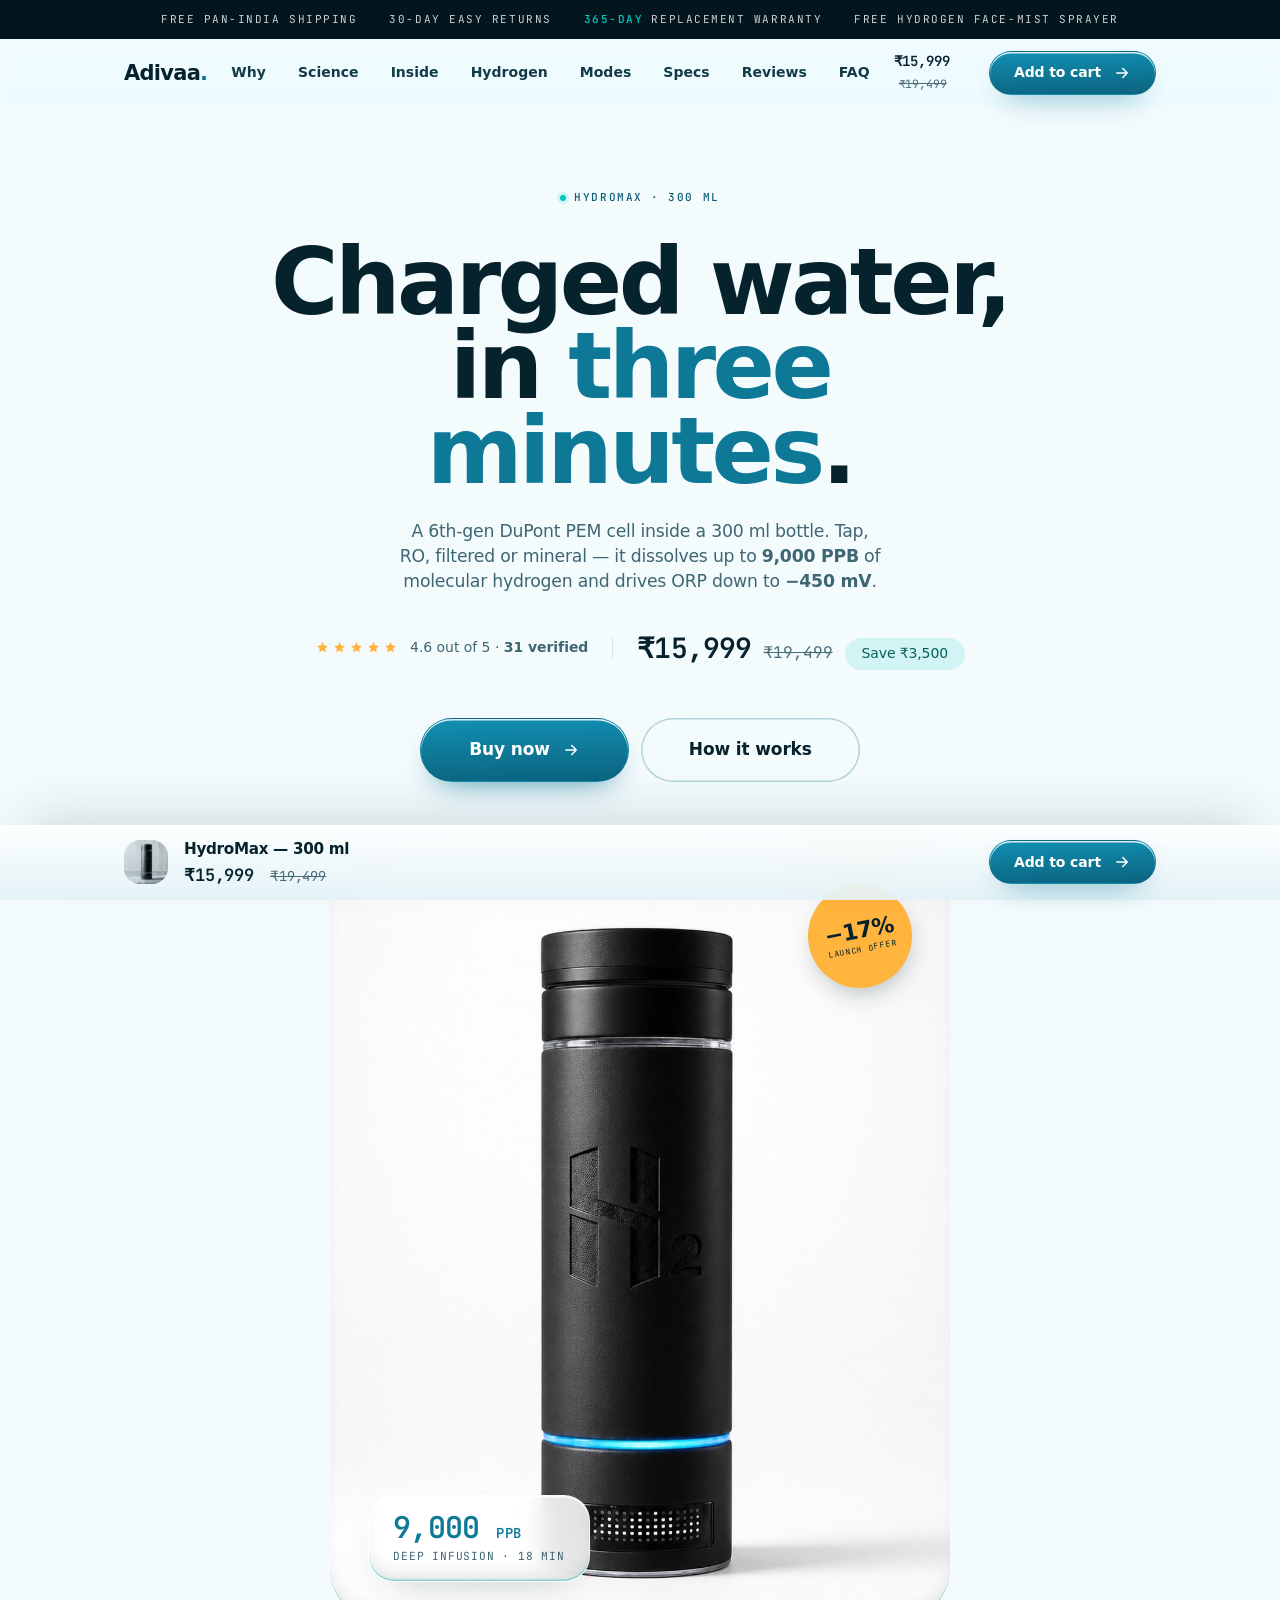
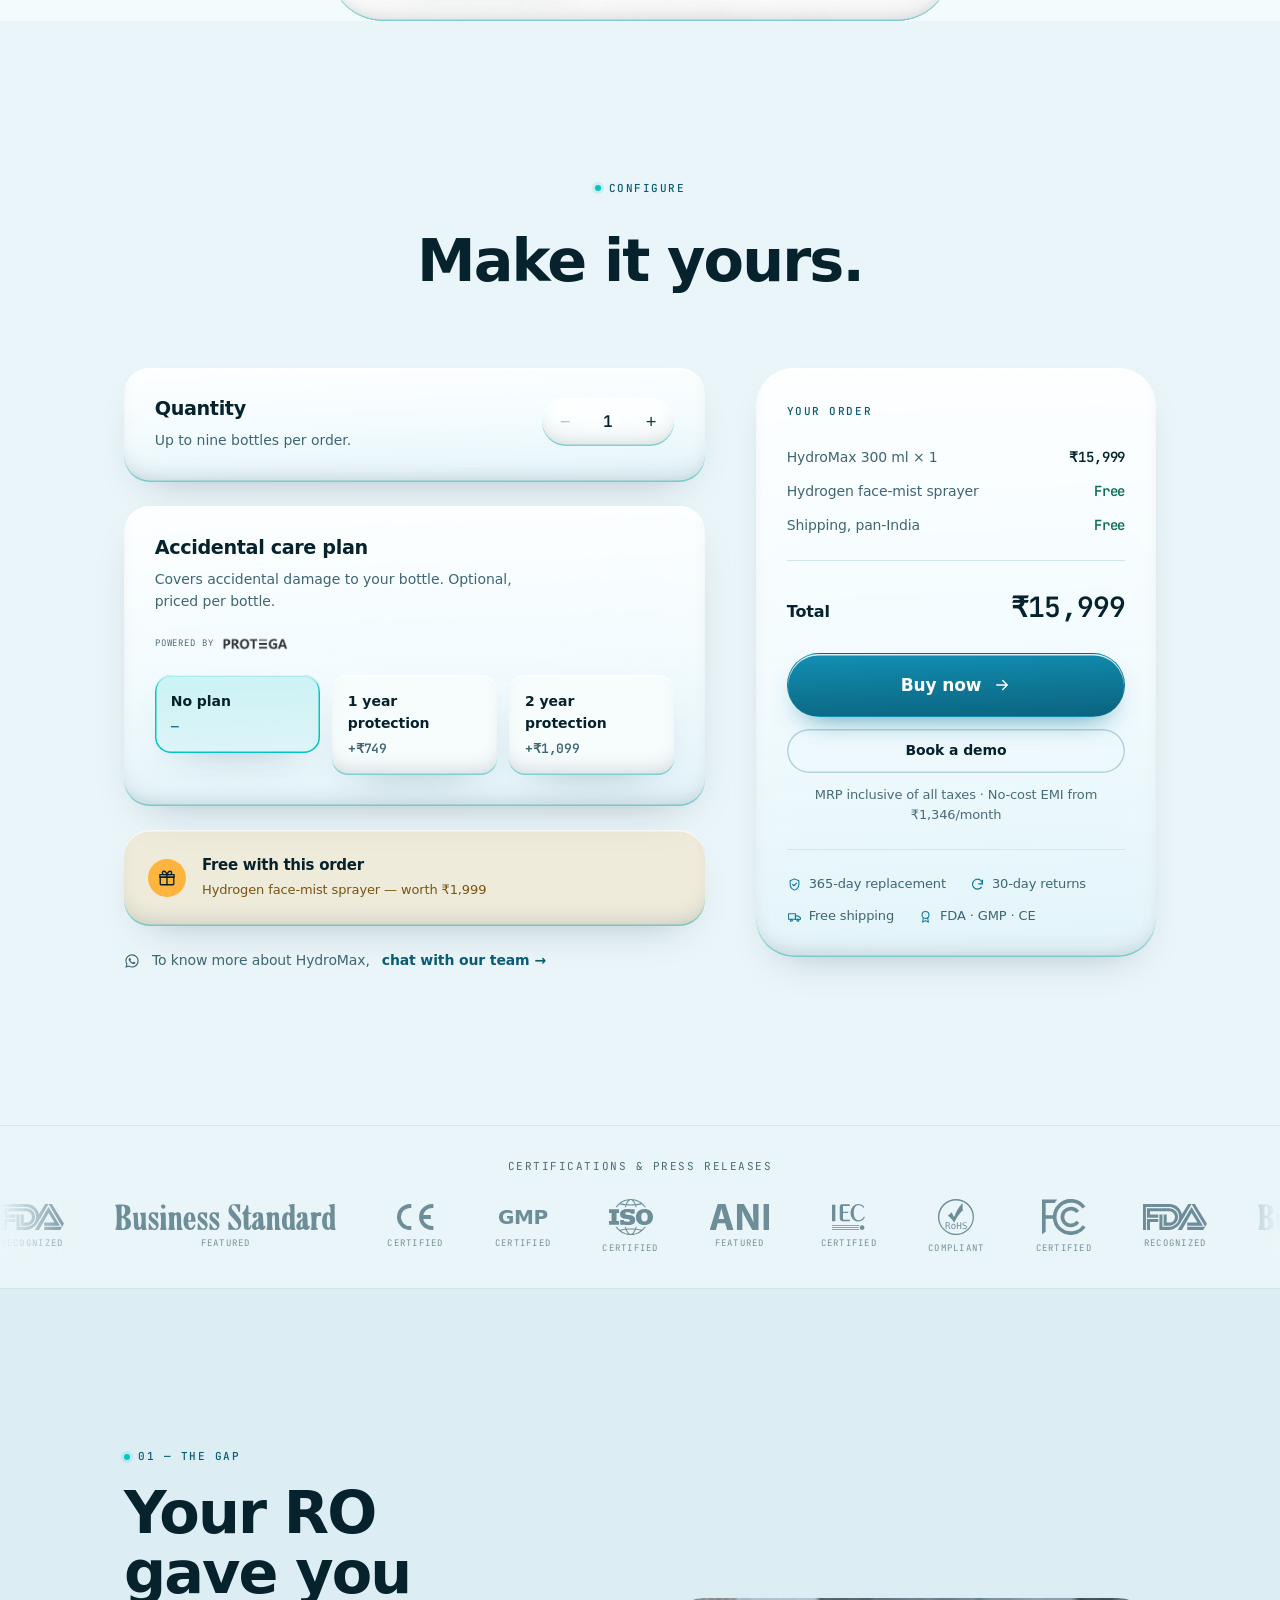
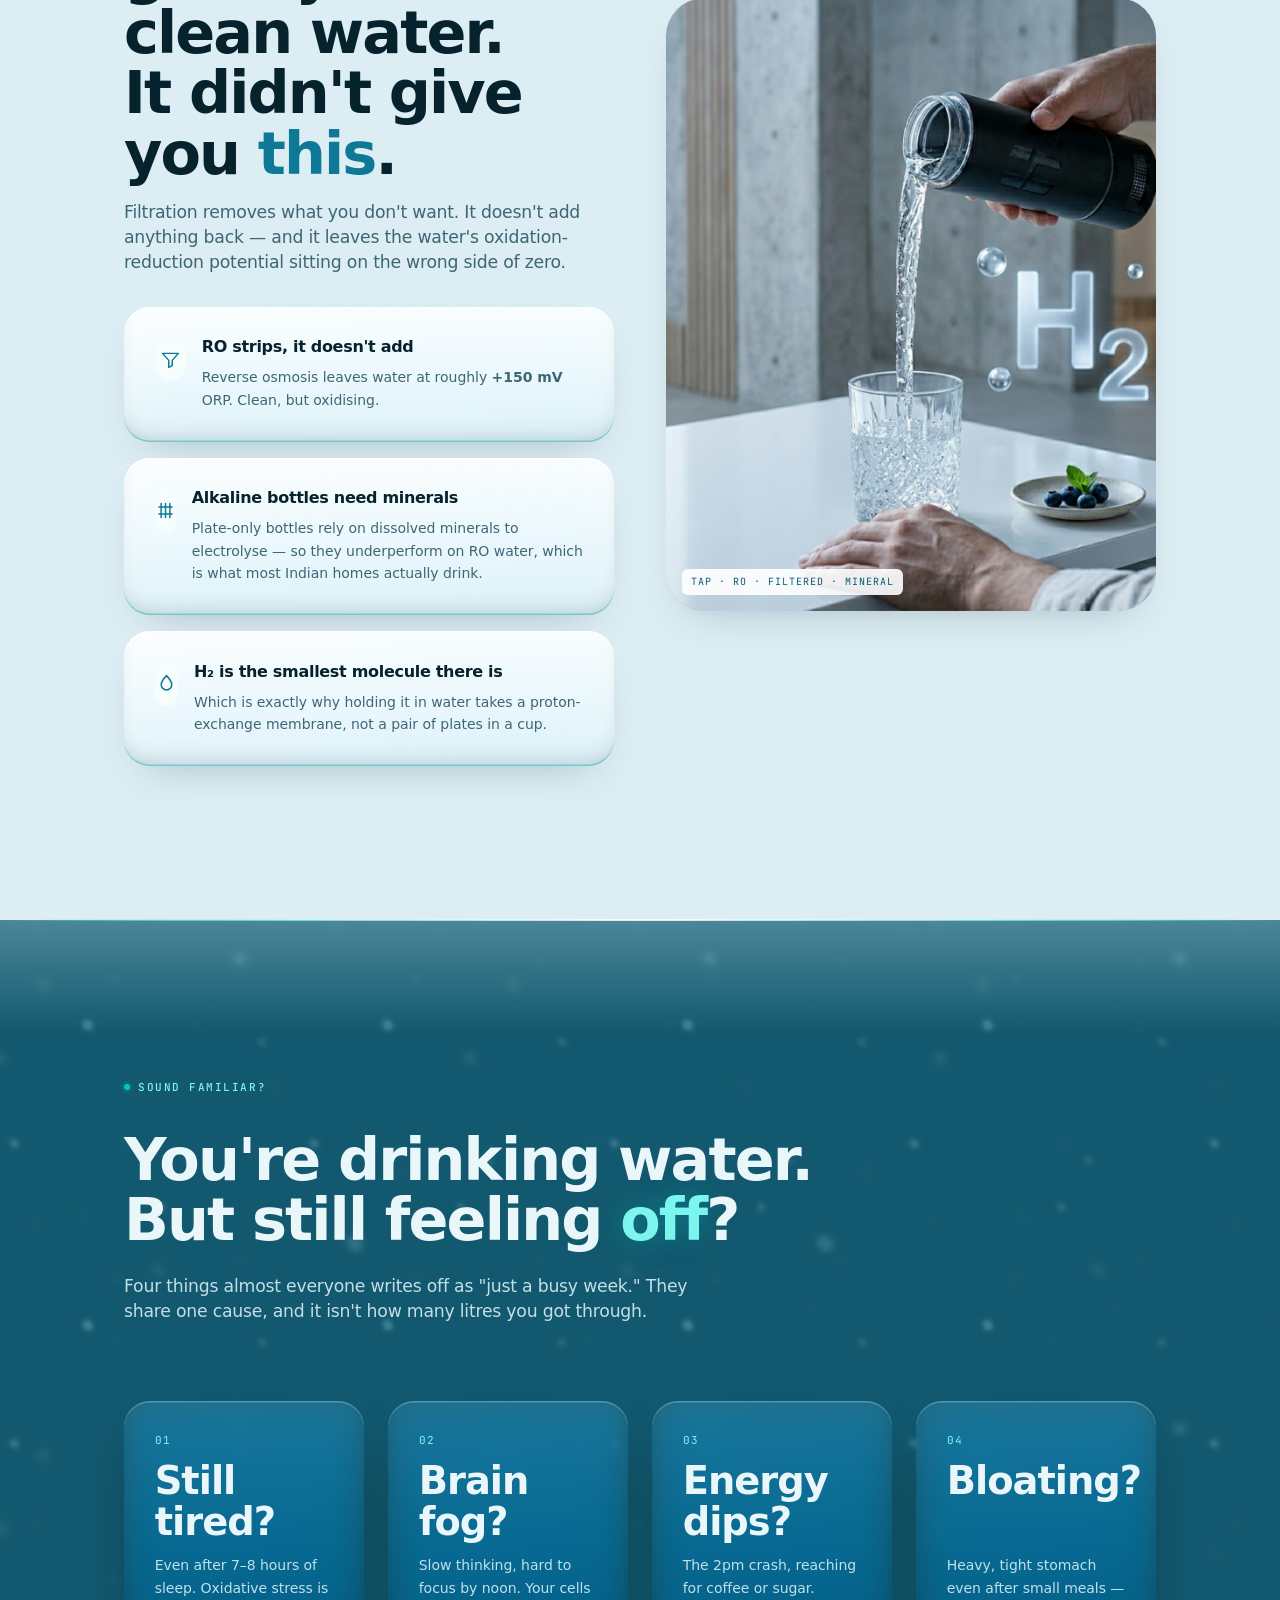
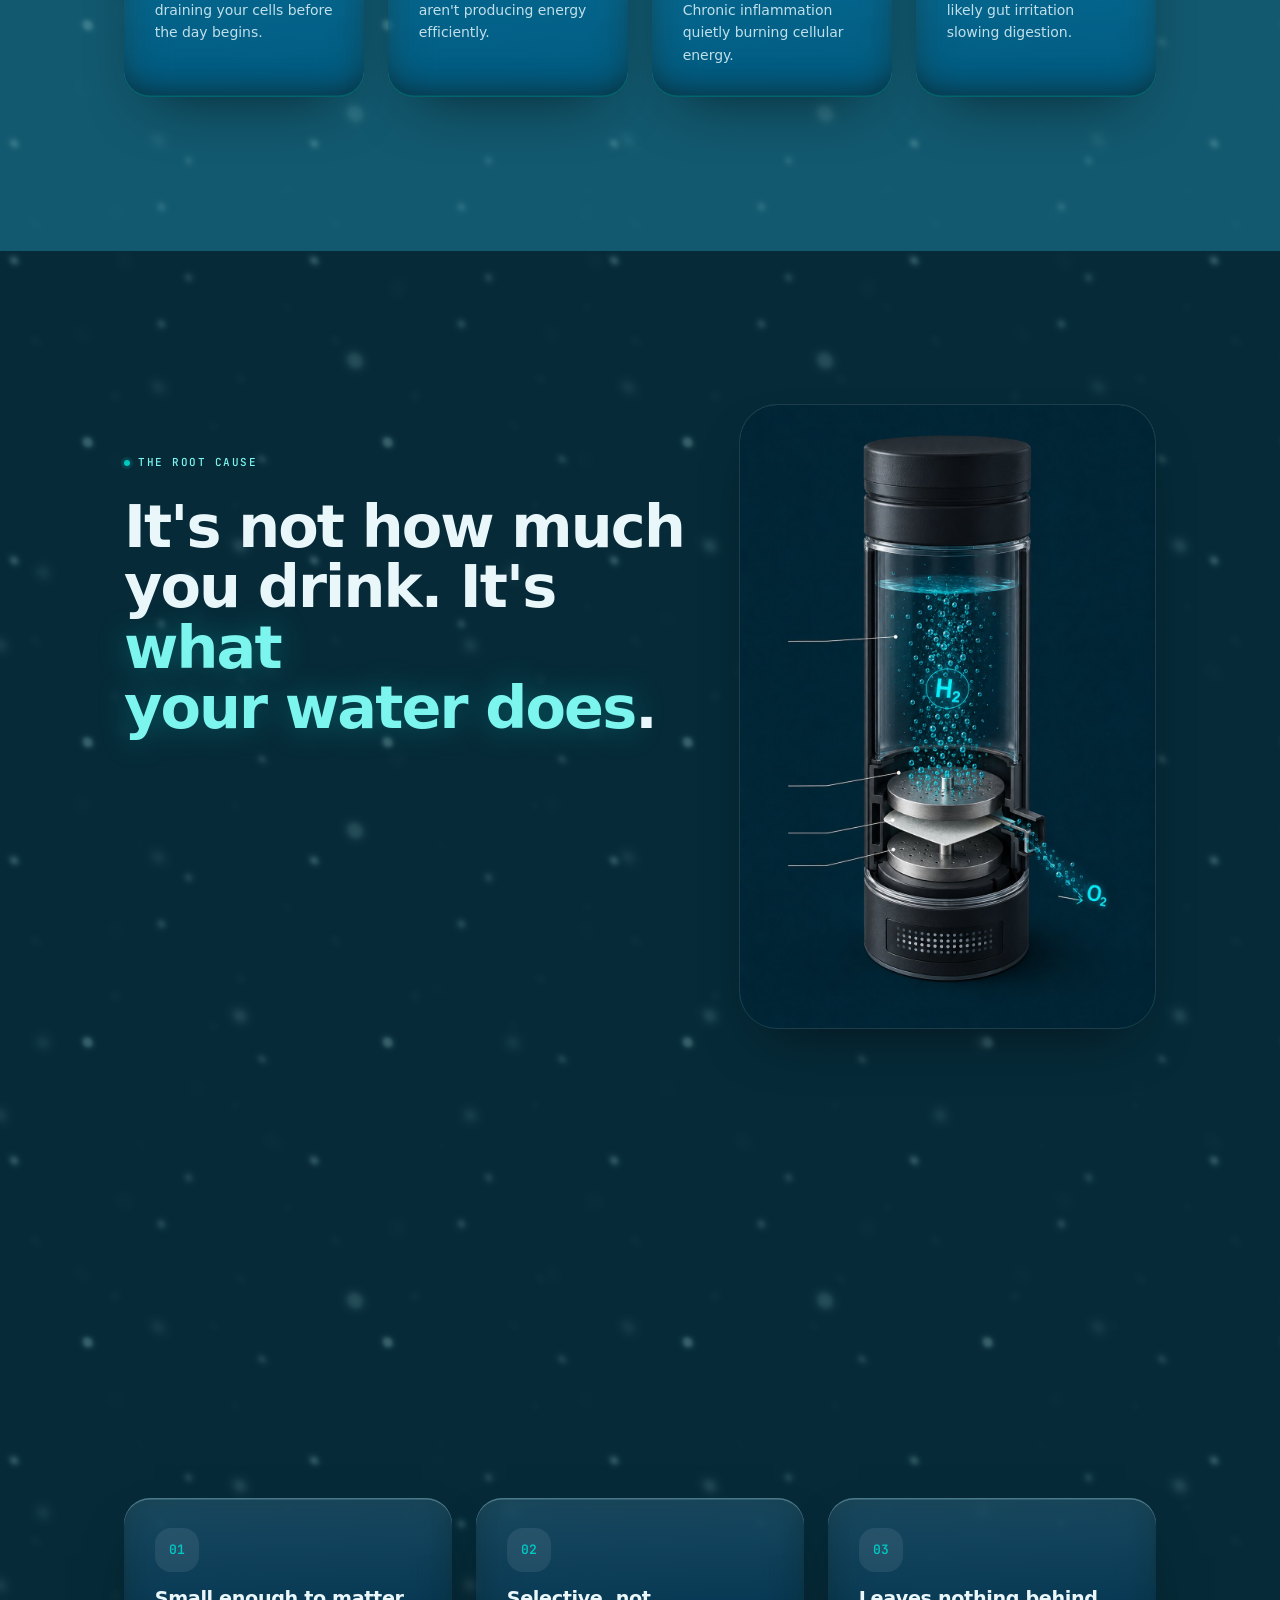
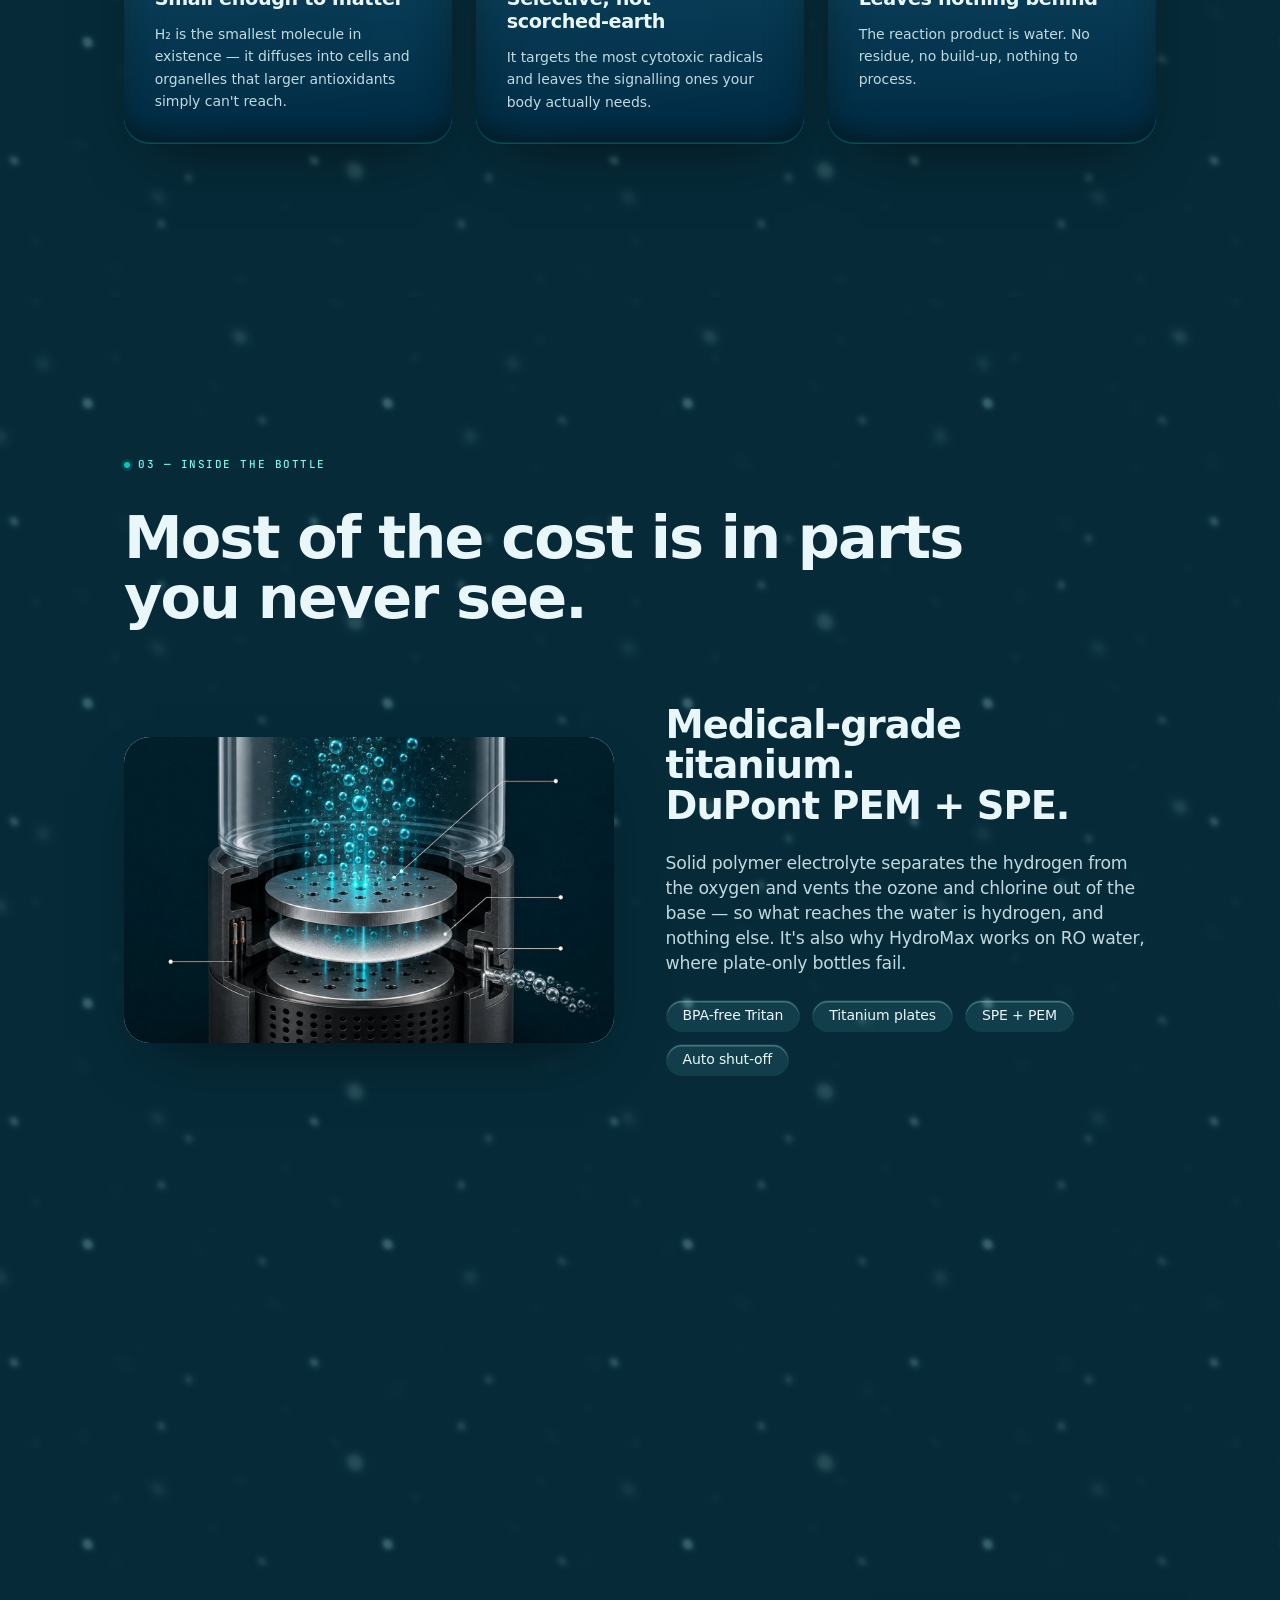
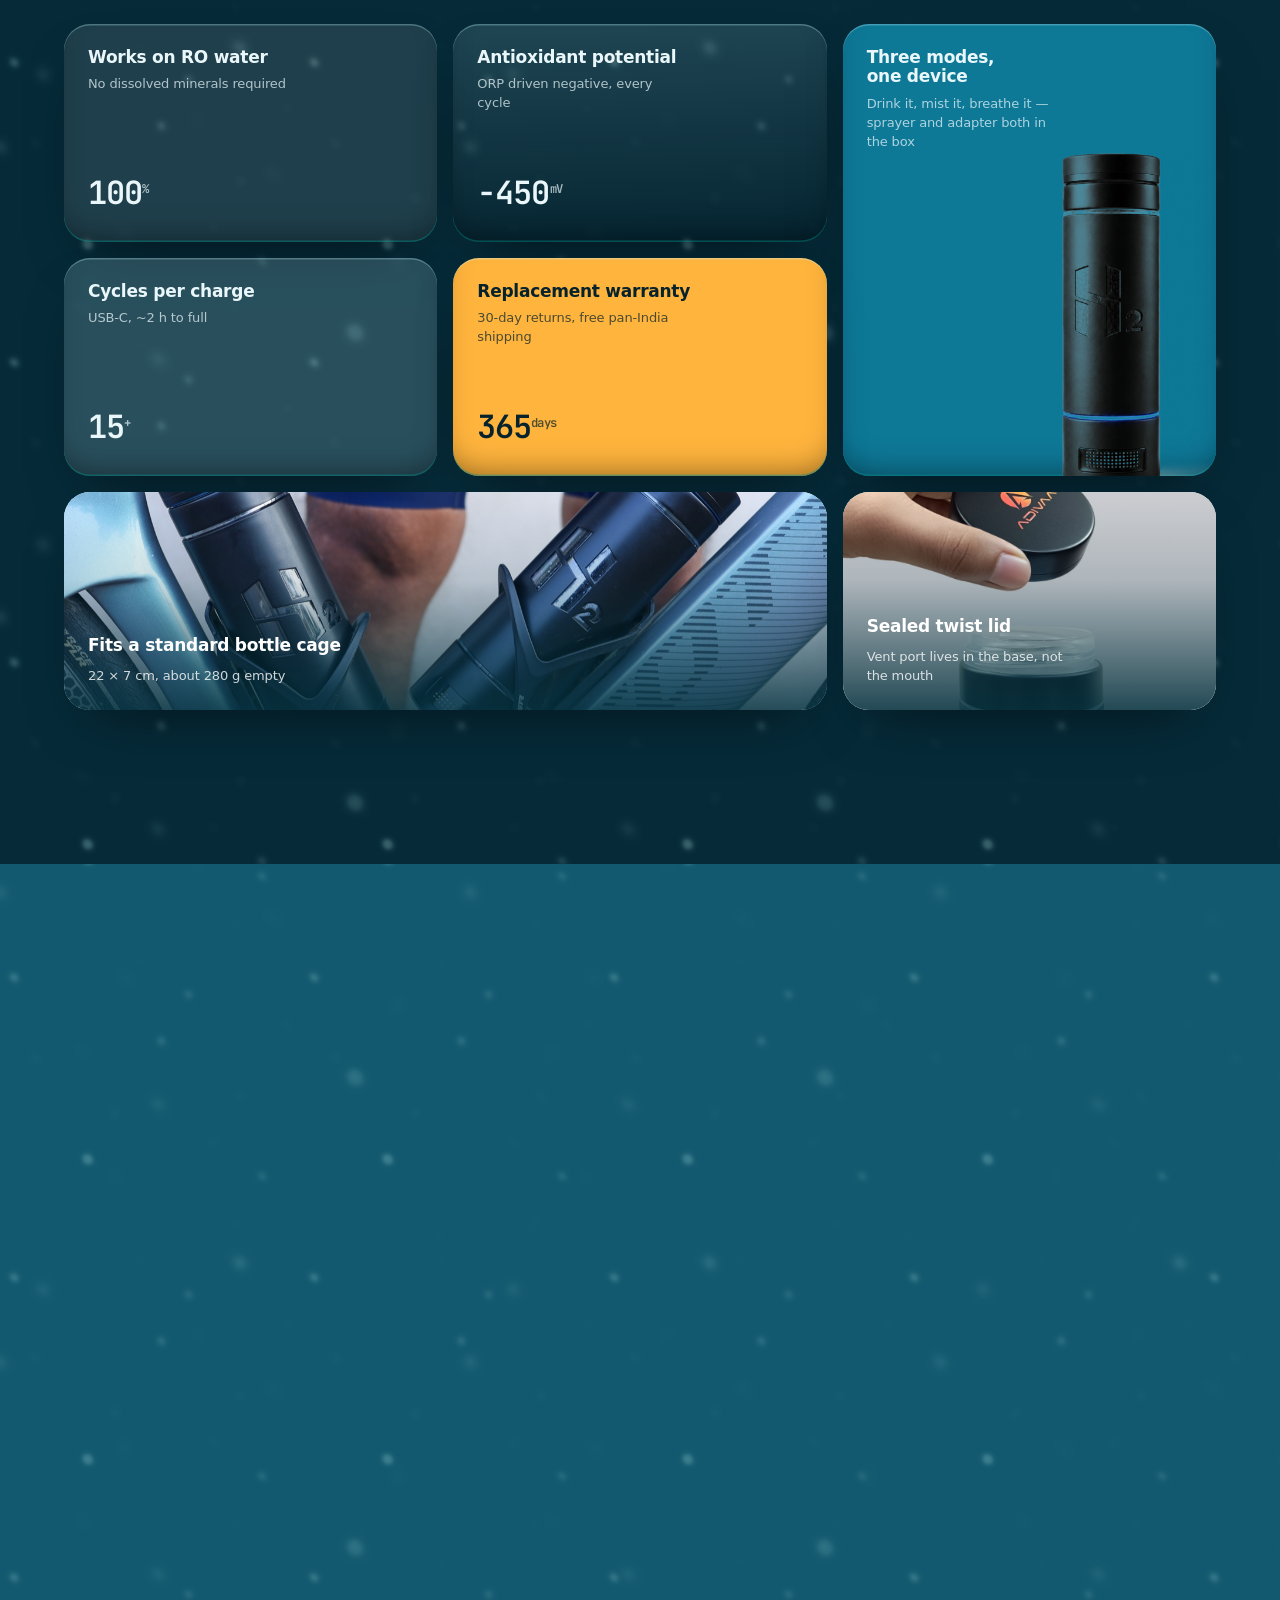
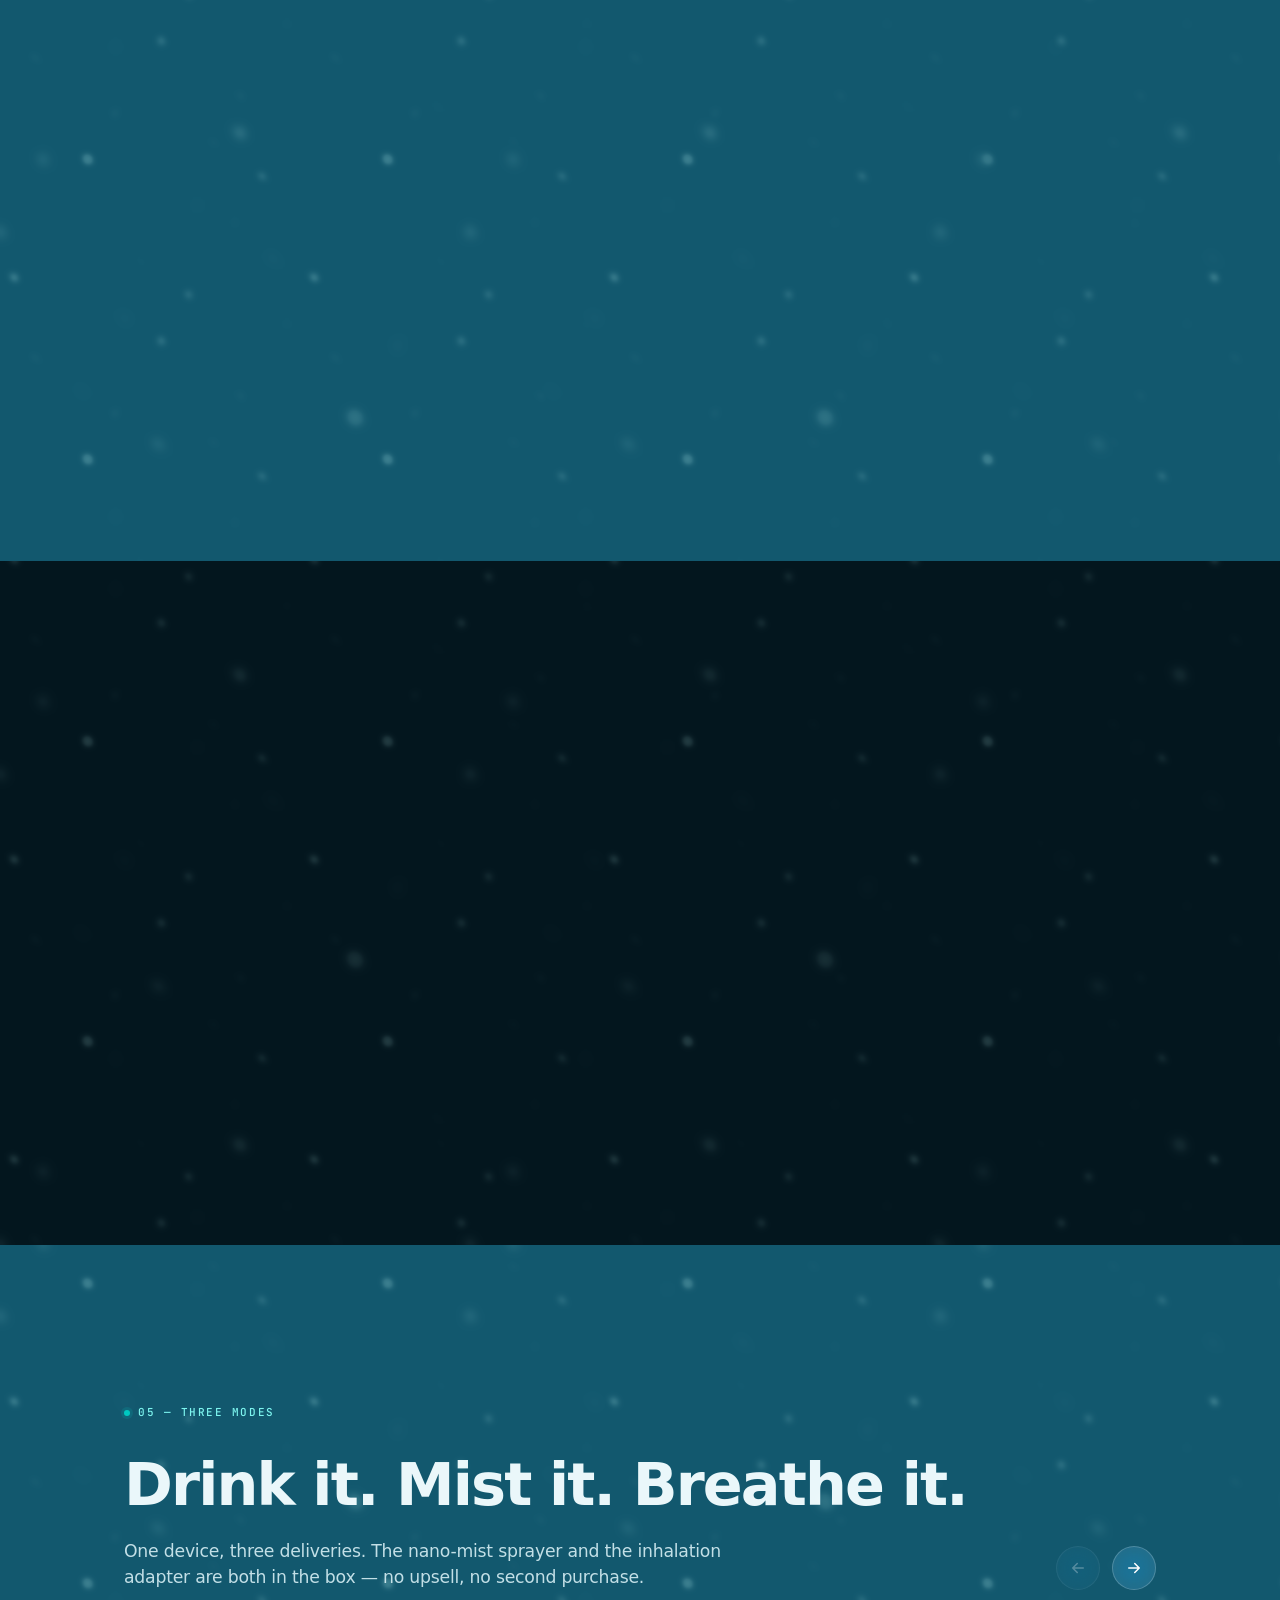
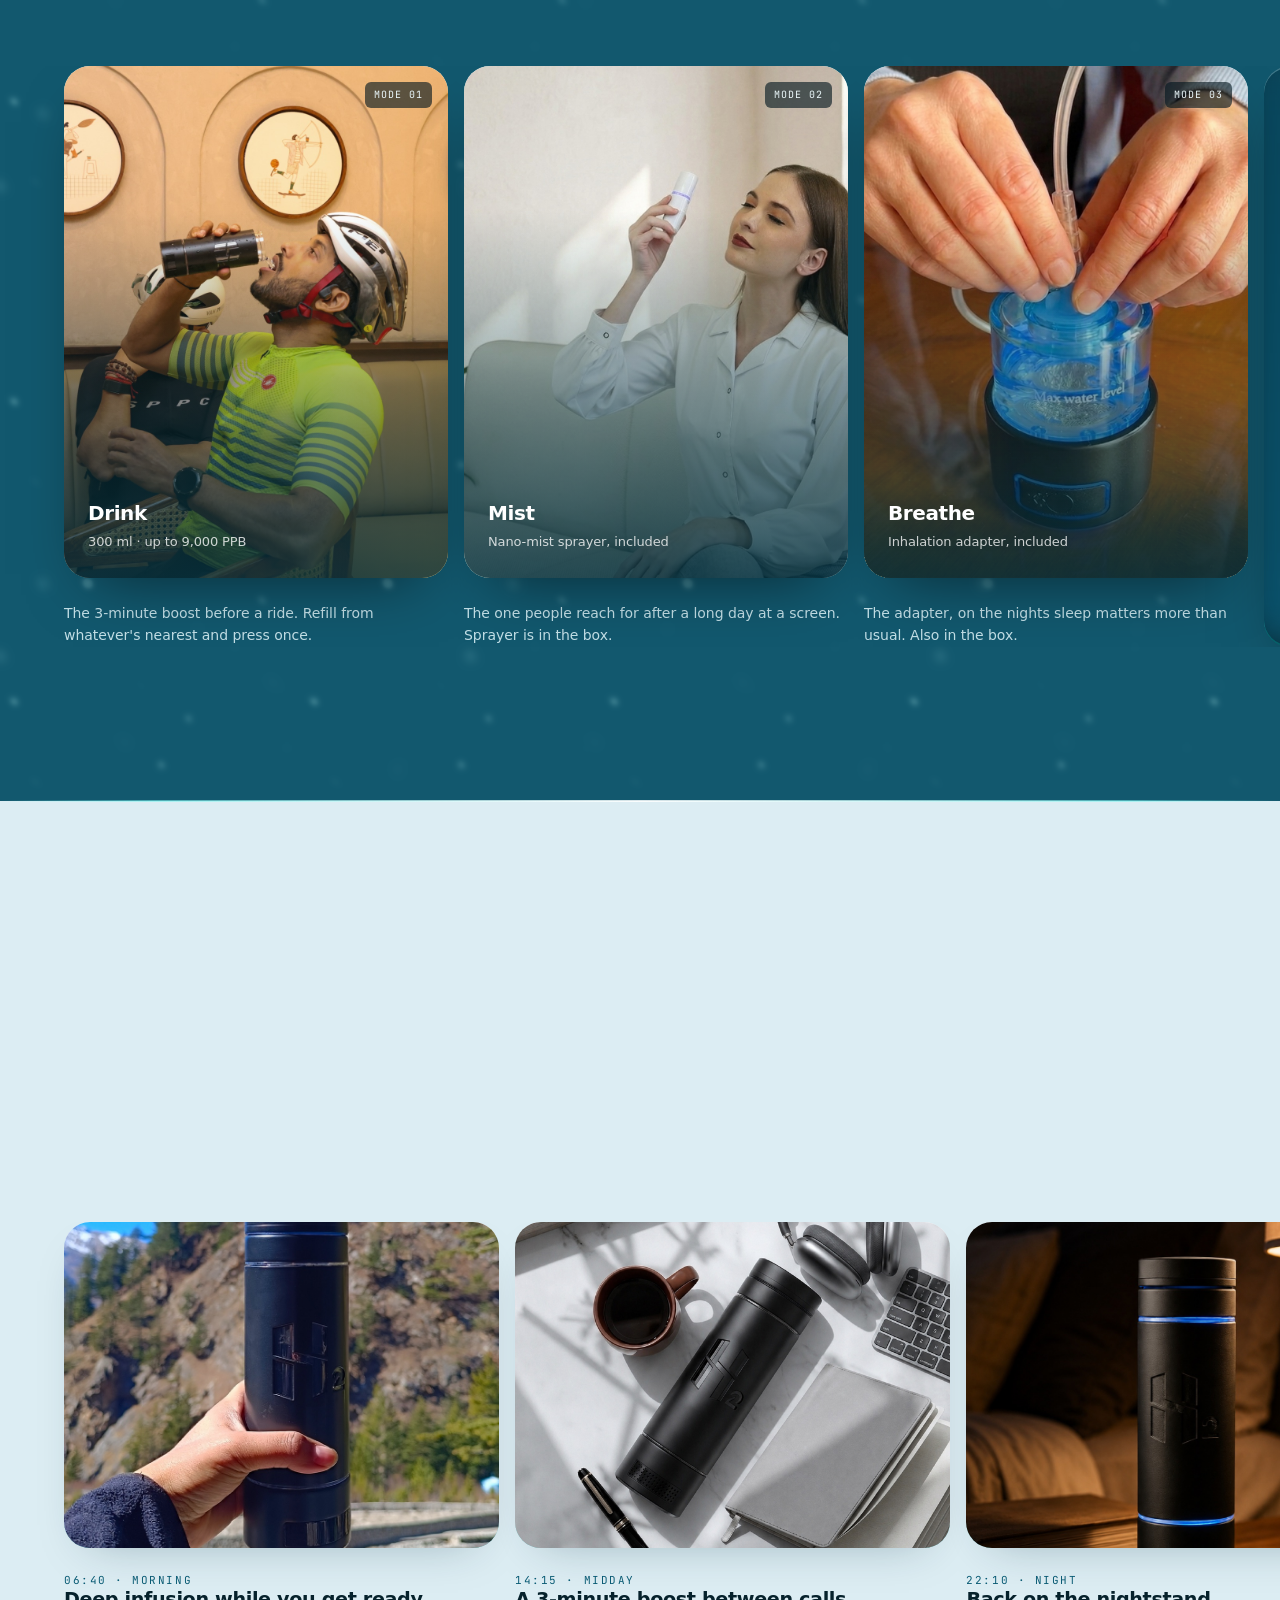
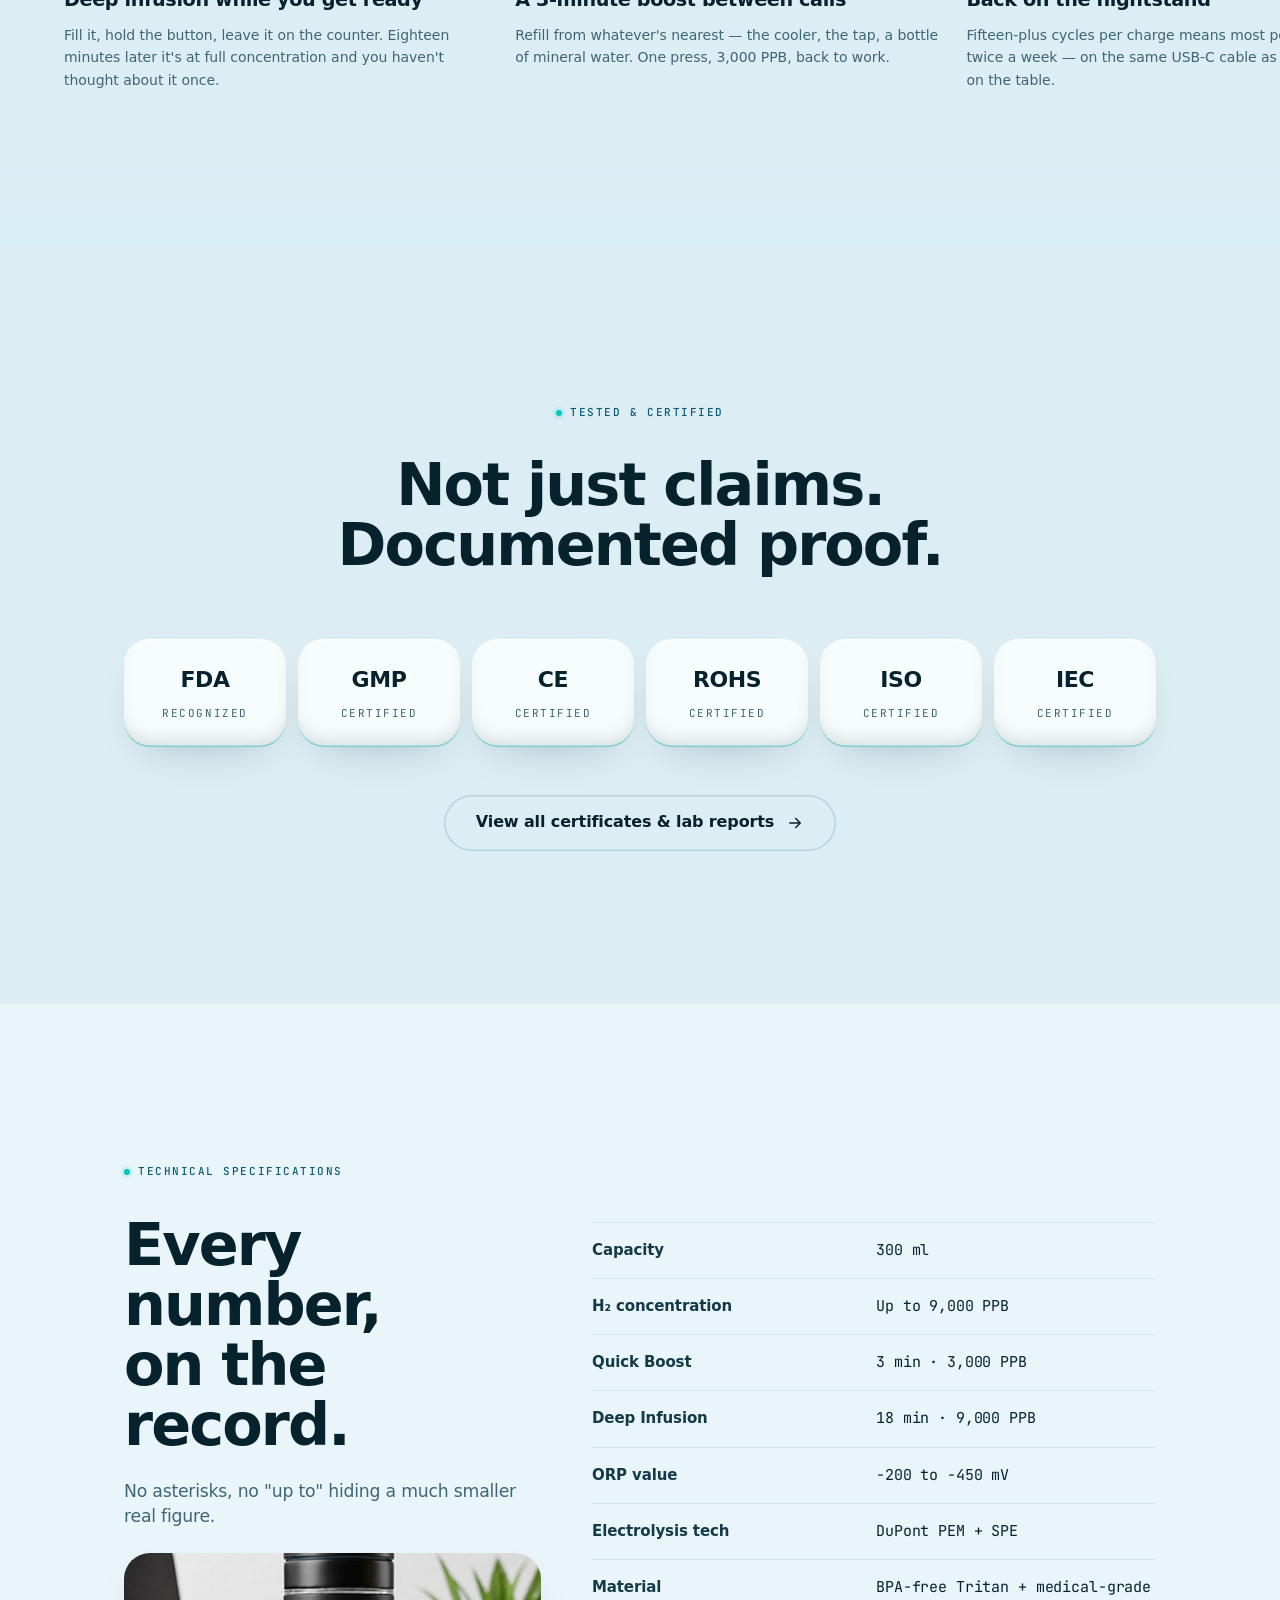
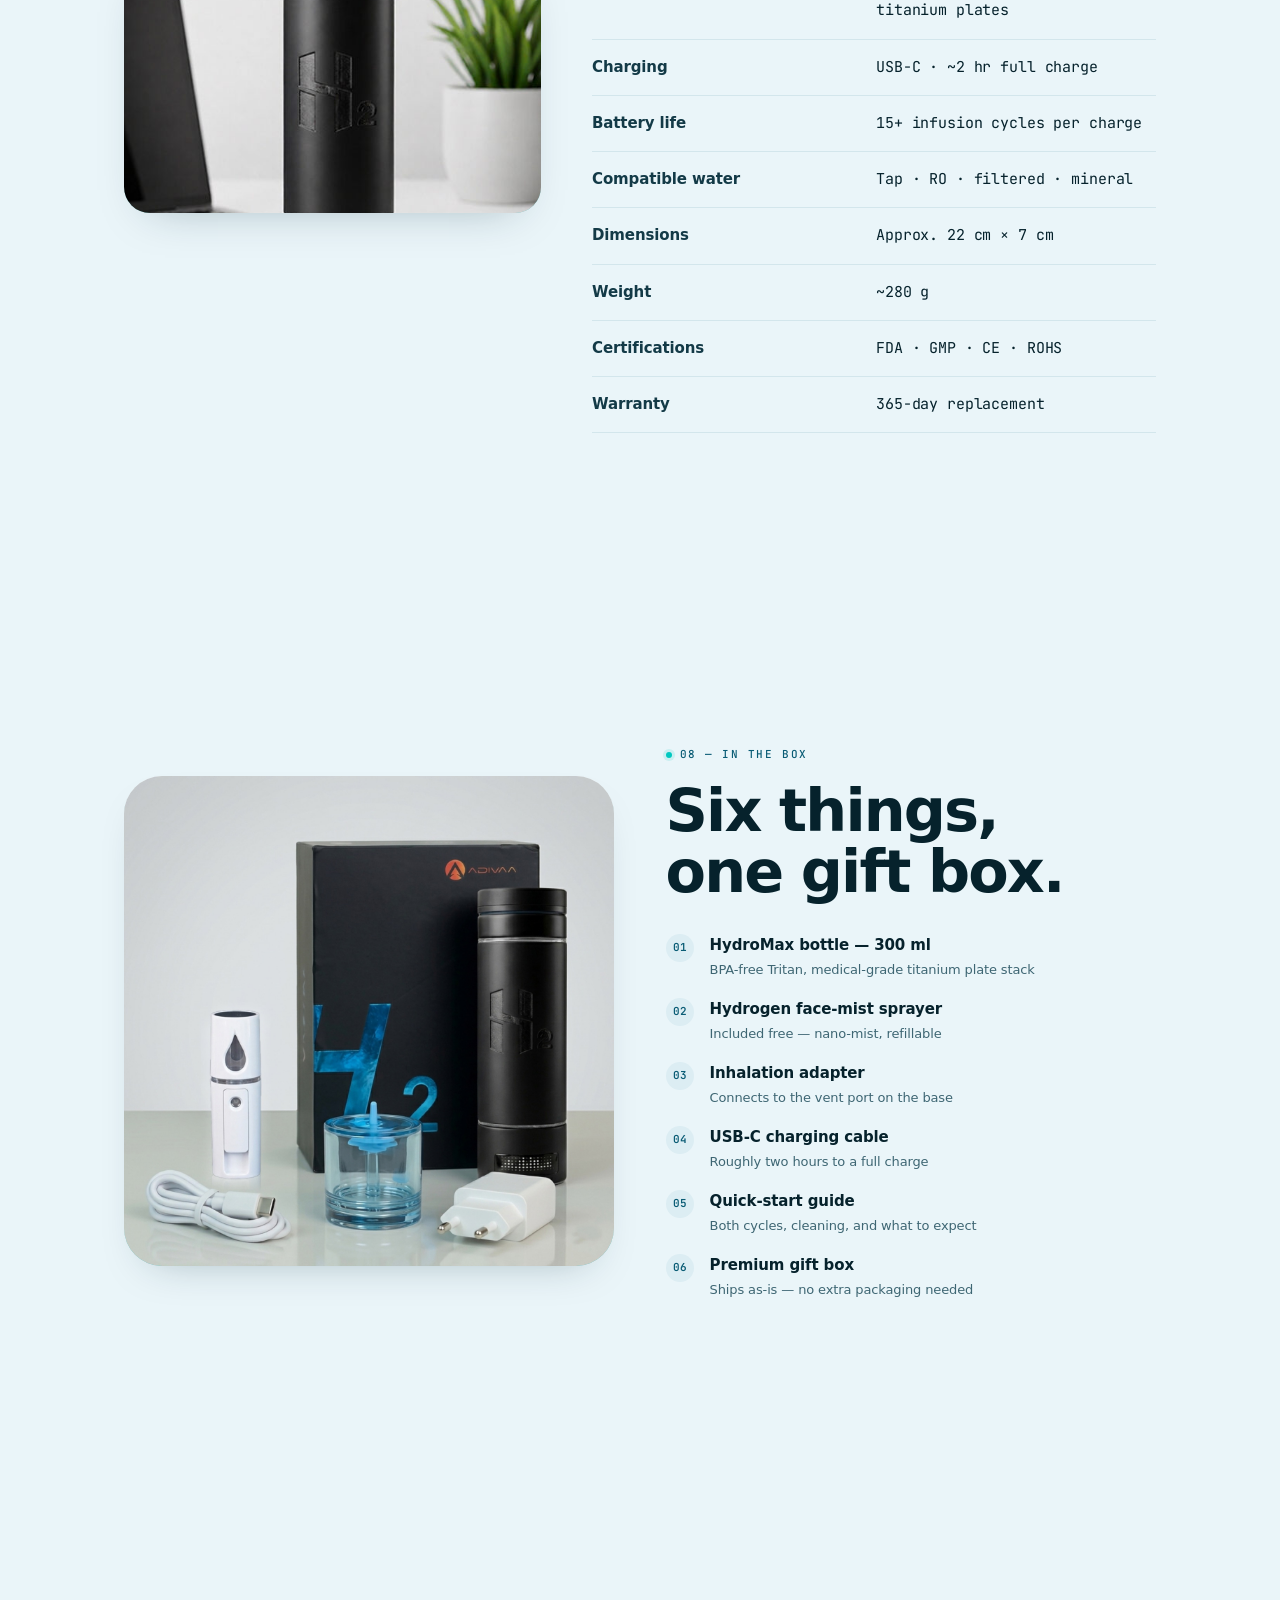
<file: meniscus/index.html>
<!DOCTYPE html>
<html lang="en">
<head>
<meta charset="utf-8">
<meta name="viewport" content="width=device-width, initial-scale=1">
<title>HydroMax 300 ml — Hydrogen Water Bottle | Adivaa</title>
<meta name="description" content="Up to 9,000 PPB molecular hydrogen in 18 minutes. DuPont PEM + SPE electrolysis, drink · mist · inhale. ₹15,999 with 365-day replacement.">
<meta name="theme-color" content="#0E7897">
<meta property="og:type" content="product">
<meta property="og:title" content="HydroMax 300 ml — Hydrogen Water Bottle | Adivaa">
<meta property="og:description" content="Up to 9,000 PPB molecular hydrogen in 18 minutes. DuPont PEM + SPE electrolysis, drink · mist · inhale.">
<meta property="og:image" content="assets/hero-social.jpg">
<meta name="twitter:card" content="summary_large_image">

<link rel="preconnect" href="https://api.fontshare.com" crossorigin>
<link rel="preconnect" href="https://fonts.gstatic.com" crossorigin>
<!-- One request per family — Fontshare drops every family after the first. -->
<link rel="stylesheet" href="https://api.fontshare.com/v2/css?f%5B%5D=general-sans@400,500,600,700&display=swap">
<link rel="stylesheet" href="https://api.fontshare.com/v2/css?f%5B%5D=satoshi@400,500,700&display=swap">
<link rel="stylesheet" href="https://fonts.googleapis.com/css2?family=JetBrains+Mono:wght@400;500;600&display=swap">
<link rel="stylesheet" href="tokens.css">
<link rel="stylesheet" href="styles.css">
<link rel="preload" as="image" href="assets/hero-studio.jpg">

<script type="application/ld+json">
{
  "@context": "https://schema.org",
  "@type": "Product",
  "name": "HydroMax 300 ml Hydrogen Water Bottle",
  "brand": { "@type": "Brand", "name": "Adivaa" },
  "description": "Portable hydrogen water bottle producing up to 9,000 PPB molecular hydrogen using DuPont PEM + SPE electrolysis, with drink, nano-mist and inhalation modes.",
  "image": "assets/hero-social.jpg",
  "offers": { "@type": "Offer", "priceCurrency": "INR", "price": "15999", "availability": "https://schema.org/InStock" }
}
</script>
<noscript><style>[data-reveal]{opacity:1!important;transform:none!important}.hero__media::after{display:none}</style></noscript>
</head>
<body>

<!-- ===== ICONS ===== -->
<svg width="0" height="0" style="position:absolute" aria-hidden="true"><defs>
<!-- Rule 4, coalescence. Blur smears two shapes into one field, then the
     steep alpha ramp in the colour matrix re-sharpens everything above a
     threshold — so overlapping blobs fuse with a real neck between them
     instead of just crossfading. -->
<filter id="lq-goo"><feGaussianBlur in="SourceGraphic" stdDeviation="7" result="b"/><feColorMatrix in="b" mode="matrix" values="1 0 0 0 0  0 1 0 0 0  0 0 1 0 0  0 0 0 20 -8" result="g"/><feBlend in="SourceGraphic" in2="g"/></filter>
<symbol id="i-arrow" viewBox="0 0 24 24" fill="none" stroke="currentColor" stroke-width="2" stroke-linecap="round" stroke-linejoin="round"><path d="M5 12h14M13 6l6 6-6 6"/></symbol>
<symbol id="i-drop" viewBox="0 0 24 24" fill="none" stroke="currentColor" stroke-width="1.7" stroke-linecap="round" stroke-linejoin="round"><path d="M12 3s6 6.3 6 10.3A6 6 0 0 1 6 13.3C6 9.3 12 3 12 3Z"/></symbol>
<symbol id="i-bolt" viewBox="0 0 24 24" fill="none" stroke="currentColor" stroke-width="1.7" stroke-linecap="round" stroke-linejoin="round"><path d="M13 2 4 14h6l-1 8 9-12h-6l1-8Z"/></symbol>
<symbol id="i-shield" viewBox="0 0 24 24" fill="none" stroke="currentColor" stroke-width="1.7" stroke-linecap="round" stroke-linejoin="round"><path d="M12 3l7 3v5.5c0 4.4-3 8-7 9.5-4-1.5-7-5.1-7-9.5V6l7-3Z"/><path d="m9 12 2 2 4-4"/></symbol>
<symbol id="i-clock" viewBox="0 0 24 24" fill="none" stroke="currentColor" stroke-width="1.7" stroke-linecap="round" stroke-linejoin="round"><circle cx="12" cy="12" r="8.5"/><path d="M12 7.5V12l3 2"/></symbol>
<symbol id="i-mist" viewBox="0 0 24 24" fill="none" stroke="currentColor" stroke-width="1.7" stroke-linecap="round"><path d="M4 8h9M4 12h13M4 16h7"/><circle cx="19" cy="8" r="1.1"/><circle cx="20.5" cy="16" r="1.1"/></symbol>
<symbol id="i-lungs" viewBox="0 0 24 24" fill="none" stroke="currentColor" stroke-width="1.7" stroke-linecap="round" stroke-linejoin="round"><path d="M12 3v9"/><path d="M12 12c0-2-1.6-3-3-3s-4 1.6-4 5v4a2 2 0 0 0 2 2h2a2 2 0 0 0 2-2v-6Z"/><path d="M12 12c0-2 1.6-3 3-3s4 1.6 4 5v4a2 2 0 0 1-2 2h-2a2 2 0 0 1-2-2v-6Z"/></symbol>
<symbol id="i-check" viewBox="0 0 24 24" fill="none" stroke="currentColor" stroke-width="2.2" stroke-linecap="round" stroke-linejoin="round"><path d="m4.5 12.5 5 5 10-11"/></symbol>
<symbol id="i-star" viewBox="0 0 24 24" fill="currentColor"><path d="m12 3 2.6 5.6 6.1.8-4.5 4.2 1.2 6.1L12 16.8 6.6 19.7l1.2-6.1L3.3 9.4l6.1-.8L12 3Z"/></symbol>
<symbol id="i-beaker" viewBox="0 0 24 24" fill="none" stroke="currentColor" stroke-width="1.7" stroke-linecap="round" stroke-linejoin="round"><path d="M9 3v6.2L4.6 17A2 2 0 0 0 6.3 20h11.4a2 2 0 0 0 1.7-3L15 9.2V3"/><path d="M8 3h8M6.8 14h10.4"/></symbol>
<symbol id="i-ship" viewBox="0 0 24 24" fill="none" stroke="currentColor" stroke-width="1.7" stroke-linecap="round" stroke-linejoin="round"><path d="M2.5 7.5h11v9h-11z"/><path d="M13.5 11h4l4 3v2.5h-8z"/><circle cx="7" cy="18" r="1.6"/><circle cx="17.5" cy="18" r="1.6"/></symbol>
<symbol id="i-refresh" viewBox="0 0 24 24" fill="none" stroke="currentColor" stroke-width="1.8" stroke-linecap="round" stroke-linejoin="round"><path d="M20 11a8 8 0 1 0-1.6 5.3"/><path d="M20 5v6h-6"/></symbol>
<symbol id="i-cert" viewBox="0 0 24 24" fill="none" stroke="currentColor" stroke-width="1.7" stroke-linecap="round" stroke-linejoin="round"><circle cx="12" cy="9.5" r="5.5"/><path d="m8.5 14-1 7 4.5-2.4L16.5 21l-1-7"/></symbol>
<symbol id="i-plates" viewBox="0 0 24 24" fill="none" stroke="currentColor" stroke-width="1.7" stroke-linecap="round"><path d="M7 4v16M12 4v16M17 4v16"/><path d="M4.5 8h15M4.5 16h15"/></symbol>
<symbol id="i-filter" viewBox="0 0 24 24" fill="none" stroke="currentColor" stroke-width="1.7" stroke-linecap="round" stroke-linejoin="round"><path d="M3 5h18l-7 8v6l-4 2v-8L3 5Z"/></symbol>
<symbol id="i-usb" viewBox="0 0 24 24" fill="none" stroke="currentColor" stroke-width="1.7" stroke-linecap="round" stroke-linejoin="round"><rect x="3" y="9" width="18" height="6" rx="3"/><path d="M7.5 12h9"/></symbol>
<symbol id="i-gift" viewBox="0 0 24 24" fill="none" stroke="currentColor" stroke-width="1.8" stroke-linecap="round" stroke-linejoin="round"><path d="M3 11h18v9a1 1 0 0 1-1 1H4a1 1 0 0 1-1-1v-9Z"/><path d="M2.5 7.5h19V11h-19zM12 7.5V21"/><path d="M12 7.5S10.5 3 8 3a2.2 2.2 0 0 0 0 4.5ZM12 7.5S13.5 3 16 3a2.2 2.2 0 0 1 0 4.5Z"/></symbol>
<symbol id="i-wa" viewBox="0 0 24 24" fill="currentColor"><path d="M12.04 2C6.58 2 2.13 6.45 2.13 11.91c0 1.75.46 3.46 1.32 4.96L2 22l5.25-1.38a9.9 9.9 0 0 0 4.79 1.22h.01c5.46 0 9.91-4.45 9.91-9.91C21.96 6.45 17.5 2 12.04 2Zm0 18.15h-.01a8.2 8.2 0 0 1-4.19-1.15l-.3-.18-3.12.82.83-3.04-.2-.31a8.22 8.22 0 0 1-1.26-4.38c0-4.54 3.7-8.23 8.25-8.23a8.23 8.23 0 0 1 0 16.47Zm4.52-6.16c-.25-.12-1.47-.72-1.69-.81-.23-.08-.39-.12-.56.13-.16.24-.64.8-.78.97-.15.16-.29.18-.53.06-.25-.13-1.05-.39-1.99-1.23-.74-.66-1.23-1.47-1.38-1.71-.14-.25-.01-.38.11-.5.11-.11.25-.29.37-.44.13-.15.17-.25.25-.41.09-.17.04-.31-.02-.44-.06-.12-.56-1.34-.76-1.84-.2-.48-.4-.42-.56-.43h-.47c-.16 0-.43.06-.65.31-.23.24-.86.84-.86 2.05s.88 2.38 1 2.54c.13.17 1.74 2.65 4.2 3.72.59.25 1.05.4 1.4.52.59.19 1.13.16 1.55.1.47-.07 1.47-.6 1.67-1.18.21-.58.21-1.07.15-1.18-.06-.11-.22-.17-.47-.29Z"/></symbol>

</defs><g transform="translate(-202.49238,-397.68383)"><g><path d="M 270.1686,496.19119 C 265.46348,488.93243 264.16716,487.22534 260.33763,483.24512 C 258.886,481.73637 255.36919,478.4342 252.52251,475.90698 C 246.48085,470.54334 244.90532,469.06645 244.90532,468.76669 C 244.90532,468.24359 248.61296,464.97877 254.57317,460.2535 C 259.20668,456.58004 260.16319,455.96109 261.20655,455.96109 L 262.04752,455.96109 L 263.0721,458.35367 C 265.39127,463.76932 268.72407,471.1602 269.25264,472.0598 C 269.91868,473.19332 270.6404,473.54706 271.34507,473.08534 C 271.92684,472.70414 274.23434,468.18066 276.64313,462.69937 C 278.74675,457.91247 283.20716,448.96966 285.94636,444.04703 C 289.35788,437.91615 293.98186,430.69363 296.44075,427.65507 C 299.79649,423.50822 307.0894,416.86575 307.59473,417.36204 C 307.66859,417.43458 305.89481,418.49665 306.26871,418.15085 C 311.24203,413.55131 306.45907,427.44837 308.37495,442.7775 C 308.98188,447.63357 308.30667,447.89869 306.40966,449.51343 C 300.01796,454.9541 297.33427,457.7949 292.67733,464.04969 C 284.38095,475.19266 279.2961,483.37962 274.54923,493.23719 C 273.5886,495.23203 272.62817,497.10923 272.41491,497.40873 C 271.77276,498.31055 271.41757,498.11802 270.1686,496.19119 L 270.1686,496.19119 z" style="fill:currentColor;fill-opacity:1" /><path d="M 274.06814,551.57646 C 266.32368,550.84564 261.65433,549.93504 255.59132,547.97321 C 239.33056,542.71166 225.29225,532.15326 215.62555,517.91442 C 208.79591,507.85452 204.71411,497.12847 202.93521,484.56711 C 202.55563,481.88681 202.4984,480.64237 202.49268,474.94567 C 202.48598,468.27613 202.58451,466.85159 203.38908,461.98555 C 207.65614,436.17835 225.04612,414.12844 249.28304,403.79356 C 263.49424,397.73375 279.20792,396.13976 294.57595,399.19906 C 323.35265,404.9276 346.59841,426.94318 353.93249,455.41442 C 357.98085,471.13029 356.97572,487.80435 351.07146,502.87536 C 341.58458,527.09128 320.08349,545.11223 294.57595,550.22656 C 289.21704,551.30105 284.79591,551.71247 279.04861,551.67155 C 276.68533,551.65474 274.44411,551.61194 274.06814,551.57646 z M 286.66579,546.22333 C 307.87652,544.11187 327.12736,532.45269 339.05103,514.49646 C 351.31988,496.0204 354.15787,472.28435 346.61113,451.26625 C 341.23376,436.28992 331.21402,423.79288 317.58454,415.06301 C 314.4057,413.02691 308.09212,409.88281 304.53689,408.56539 C 278.21146,398.81029 248.9239,405.17541 229.14995,424.94936 C 212.55735,441.54196 205.25108,464.9958 209.4379,488.22692 C 211.34734,498.82168 215.9158,509.23228 222.50845,518.01208 C 224.85251,521.1338 225.82004,522.25467 228.72513,525.21401 C 240.97628,537.69395 256.74521,545.00591 274.45876,546.42046 C 277.10597,546.63185 283.61839,546.52669 286.66579,546.22333 L 286.66579,546.22333 z" style="fill:currentColor;fill-opacity:1" /><g transform="translate(-5.18103,-83.625709)"><path style="fill:currentColor;fill-opacity:1" d="M 240.382,595.17221 L 240.382,580.60117 L 245.80192,580.69457 C 251.4831,580.79249 252.25463,580.8953 254.13325,581.80472 C 256.3394,582.8727 257.78337,584.96758 258.15466,587.63888 C 258.7261,591.75021 256.86777,594.77285 253.20193,595.69466 L 252.25233,595.93345 L 253.24261,596.40412 C 255.15629,597.31364 255.68829,598.11104 259.5034,605.78818 L 261.46885,609.74325 L 259.46664,609.74325 L 257.46441,609.74325 L 255.34314,605.2481 C 254.17644,602.77577 252.90302,600.29656 252.51332,599.73876 C 251.13063,597.7596 249.81345,597.25595 245.99723,597.24718 L 244.28825,597.24325 L 244.28825,603.49325 L 244.28825,609.74325 L 242.33512,609.74325 L 240.382,609.74325 L 240.382,595.17221 z M 250.25824,594.10319 C 251.85987,593.81244 252.95213,593.13129 253.60923,592.01345 C 254.10442,591.17103 254.15153,590.92129 254.15153,589.13779 C 254.15153,587.4166 254.09354,587.08137 253.66325,586.31488 C 253.02358,585.17542 251.77987,584.24653 250.53703,583.97999 C 249.99001,583.86267 248.36026,583.76669 246.91535,583.76669 L 244.28825,583.76669 L 244.28825,589.04013 L 244.28825,594.31357 L 246.69378,594.31357 C 248.01683,594.31357 249.62083,594.21889 250.25823,594.10319 L 250.25824,594.10319 z" /><path style="fill:currentColor;fill-opacity:1" d="M 270.42816,609.7689 C 268.96587,609.2883 268.1625,608.77236 267.08831,607.62395 C 265.35278,605.76854 264.61264,603.57741 264.4575,599.83566 C 264.24207,594.64002 265.42328,591.12732 268.06285,589.11405 C 270.58456,587.19069 275.5658,586.91822 278.377,588.54989 C 279.44633,589.17055 280.86383,590.72371 281.49162,591.96261 C 282.64108,594.23096 283.14375,597.77639 282.77797,601.03523 C 282.275,605.516 280.47469,608.34387 277.3453,609.56864 C 275.75948,610.18929 272.03532,610.2971 270.42816,609.7689 L 270.42816,609.7689 z M 276.12239,606.75346 C 277.28381,606.15824 278.17057,604.95306 278.71039,603.23613 C 279.30489,601.34525 279.35377,596.44595 278.79647,594.60654 C 277.9317,591.75235 276.24883,590.37285 273.63172,590.37285 C 271.51573,590.37285 270.21653,591.0968 269.18067,592.85308 C 267.73079,595.31131 267.63943,601.79333 269.01612,604.52638 C 269.6656,605.81574 270.95307,606.87003 272.31559,607.22829 C 273.27088,607.47947 275.16729,607.24293 276.12239,606.75346 L 276.12239,606.75346 z" /><path style="fill:currentColor;fill-opacity:1" d="M 288.42887,595.19247 L 288.42887,580.64169 L 290.28434,580.64169 L 292.13981,580.64169 L 292.13981,586.59872 L 292.13981,592.55575 L 297.70621,592.55575 L 303.27262,592.55575 L 303.27262,586.59872 L 303.27262,580.64169 L 305.12809,580.64169 L 306.98356,580.64169 L 306.98356,595.19247 L 306.98356,609.74325 L 305.13055,609.74325 L 303.27756,609.74325 L 303.22625,602.76083 L 303.17496,595.77841 L 297.70621,595.77841 L 292.23746,595.77841 L 292.18618,602.76083 L 292.13487,609.74325 L 290.28188,609.74325 L 288.42887,609.74325 L 288.42887,595.19247 z" /><path style="fill:currentColor;fill-opacity:1" d="M 317.33512,609.84247 C 316.63688,609.70238 315.34049,609.34743 314.45426,609.0537 L 312.84293,608.51963 L 312.84293,606.53945 L 312.84293,604.55926 L 314.94254,605.58007 C 320.127,608.10069 325.30758,607.60185 326.92778,604.426 C 327.78918,602.73753 327.56957,600.13455 326.45901,598.86969 C 325.58592,597.87534 324.36139,597.34364 321.11911,596.55112 C 317.86731,595.75628 315.81887,594.90256 314.66743,593.86229 C 311.68907,591.17152 311.83955,585.71471 314.97455,582.72441 C 316.90948,580.87881 318.72129,580.23767 322.02262,580.23034 C 324.14348,580.22564 326.09526,580.54581 328.22379,581.24762 L 329.4445,581.65011 L 329.4445,583.50592 C 329.4445,584.52663 329.37858,585.33245 329.29801,585.29664 C 329.21745,585.26084 328.56231,584.94333 327.84213,584.59107 C 322.81137,582.13038 317.34692,583.06865 316.36911,586.56104 C 316.02364,587.79494 316.19774,589.61272 316.74643,590.50052 C 317.32112,591.43036 319.33858,592.37061 322.15123,593.01946 C 327.04043,594.14734 329.10479,595.43026 330.36202,598.12216 C 330.87338,599.2171 330.90934,599.46073 330.90934,601.8331 C 330.90934,604.29857 330.89104,604.40956 330.27795,605.66253 C 329.21407,607.8368 327.24002,609.29031 324.58729,609.85258 C 322.98452,610.1923 319.05149,610.18682 317.33512,609.84247 L 317.33512,609.84247 z" /></g></g></g></symbol>
<symbol id="lg-fcc" viewBox="11.78 13.18 481.48 394.44"><path fill="none" stroke="currentColor" stroke-width="40" d="M403.762 263.297a92.5 92.5 0 1 1-1.029-107.241m70.528 155.687a177.218 177.218 0 1 1-1.973-205.46" /><path d="M134 190H51.78V57.47h97.51l30-40H11.78V400l40-26.7V230H134Z" /></symbol>
</defs></svg>

<!-- ══════════════ HEADER — session 1 ══════════════ -->
<div class="announce">
  <div class="wrap announce__in">
    <span>Free pan-India shipping</span>
    <span>30-day easy returns</span>
    <span><b>365-day</b> replacement warranty</span>
    <span>Free hydrogen face-mist sprayer</span>
  </div>
</div>

<nav class="nav" id="nav">
  <div class="wrap nav__in">
    <a href="#top" class="nav__logo">Adivaa<span>.</span></a>
    <div class="nav__links" id="navlinks">
      <a href="#problem">Why</a>
      <a href="#science">Science</a>
      <a href="#inside">Inside</a>
      <a href="#ppb">Hydrogen</a>
      <a href="#modes">Modes</a>
      <a href="#specs">Specs</a>
      <a href="#reviews">Reviews</a>
      <a href="#faq">FAQ</a>
    </div>
    <div class="nav__right">
      <span class="nav__price">₹15,999 <s>₹19,499</s></span>
      <a href="#buy" class="btn btn--primary btn--sm">Add to cart <svg class="arw"><use href="#i-arrow"/></svg></a>
    </div>
  </div>
  <div class="progress" id="progress"></div>
</nav>

<main id="top">

<!-- ══════════════ 01 · HERO — statement, then the product ══════════════
     One idea per screen. The hero states what it is and what it costs;
     everything you configure lives in §01b, which does that job properly
     with a running order summary. -->
<section class="section hero z-air" id="hero">
  <div class="wrap hero__intro">
    <p class="label" data-reveal>HydroMax · 300 ml</p>
    <h1 class="d1" data-reveal style="--d:70ms">Charged water,<br>in <span class="hi">three minutes</span>.</h1>
    <p class="lead" data-reveal style="--d:140ms">
      A 6th-gen DuPont PEM cell inside a 300 ml bottle. Tap, RO, filtered or mineral —
      it dissolves up to <b>9,000 PPB</b> of molecular hydrogen and drives ORP down to <b>−450 mV</b>.
    </p>

    <div class="hero__meta" data-reveal style="--d:190ms">
      <span class="hero__rating">
        <span class="stars" aria-hidden="true">
          <svg><use href="#i-star"/></svg><svg><use href="#i-star"/></svg><svg><use href="#i-star"/></svg><svg><use href="#i-star"/></svg><svg><use href="#i-star"/></svg>
        </span>
        <!-- PLACEHOLDER: wire to the live review feed before publishing -->
        <span class="body-sm" data-review-summary>4.6 out of 5 · <b>31 verified</b></span>
      </span>
      <span class="hero__meta__sep" aria-hidden="true"></span>
      <span class="hero__price">
        <b>₹15,999</b><s class="mono">₹19,499</s><span class="chip chip--aqua">Save ₹3,500</span>
      </span>
    </div>

    <div class="hero__cta" data-reveal style="--d:240ms">
      <a href="#configure" class="btn btn--primary btn--lg" data-ripple>Buy now <svg class="arw"><use href="#i-arrow"/></svg></a>
      <a href="#science" class="btn btn--ghost btn--lg" data-ripple>How it works</a>
    </div>
  </div>

  <!-- The plate is --plate (#F5F5F5), sampled from this render's own backdrop,
       so `contain` shows no rectangle at any plate ratio. -->
  <div class="hero__plate" data-hero-plate>
    <img src="assets/hero-studio.jpg" alt="Adivaa HydroMax 300 ml hydrogen water bottle, matte black with a lit blue indicator ring and vented base" width="1122" height="1402" fetchpriority="high">
    <!-- The simulation draws over the <img>, which stays as the fallback for
         reduced motion, a tainted canvas, or no JS at all. -->
    <!-- the floating stat card already carries 9,000 PPB — the sticker earns its
         place only if it adds something, so it carries the offer instead -->
    <div class="hero__sticker"><span class="sticker"><b>−17%</b><span>Launch offer</span></span></div>
    <div class="hero__stat">
      <div class="num"><span data-count="9000">0</span> <small>PPB</small></div>
      <div class="cap">Deep infusion · 18 min</div>
    </div>
  </div>
</section>

<!-- ══════════════ 01b · CONFIGURE — the buy block ══════════════
     Each control sits with the thing it changes, and the summary
     updates as you work rather than only at the end. -->
<section class="section z-surface" id="configure">
  <div class="wrap">
    <div class="shead shead--center">
      <p class="label" data-reveal>Configure</p>
      <h2 class="d2" data-reveal style="--d:60ms">Make it yours.</h2>
    </div>

    <div class="config">
      <div class="config__opts">
        <div class="opt" data-reveal>
          <div class="opt__head">
            <div>
              <h3 class="h4">Quantity</h3>
              <p class="body-sm">Up to nine bottles per order.</p>
            </div>
            <div class="stepper" data-qty>
              <button type="button" data-step="-1" aria-label="Decrease quantity">−</button>
              <output data-qty-value aria-live="polite">1</output>
              <button type="button" data-step="1" aria-label="Increase quantity">+</button>
            </div>
          </div>
        </div>

        <div class="opt" data-reveal style="--d:70ms">
          <div class="opt__head">
            <div>
              <h3 class="h4">Accidental care plan</h3>
              <p class="body-sm">Covers accidental damage to your bottle. Optional, priced per bottle.</p>
            </div>
            <span class="plan__by"><span>Powered by</span><img src="assets/protega.png" alt="Protega" width="1196" height="271"></span>
          </div>
          <div class="plan__opts" role="radiogroup" aria-label="Accidental care plan">
            <label class="plan__opt">
              <input type="radio" name="careplan" value="0" data-plan="0" checked>
              <span><b>No plan</b><small>—</small></span>
            </label>
            <label class="plan__opt">
              <input type="radio" name="careplan" value="749" data-plan="749">
              <span><b>1 year protection</b><small>+₹749</small></span>
            </label>
            <label class="plan__opt">
              <input type="radio" name="careplan" value="1099" data-plan="1099">
              <span><b>2 year protection</b><small>+₹1,099</small></span>
            </label>
          </div>
        </div>

        <div class="gift" data-reveal style="--d:140ms">
          <span class="gift__ico"><svg><use href="#i-gift"/></svg></span>
          <div>
            <b>Free with this order</b>
            <small>Hydrogen face-mist sprayer — worth ₹1,999</small>
          </div>
        </div>

        <p class="wa" data-reveal style="--d:180ms">
          <svg><use href="#i-wa"/></svg>
          To know more about HydroMax,
          <a href="https://wa.me/919821551009" target="_blank" rel="noopener">chat with our team <span aria-hidden="true">→</span></a>
        </p>
      </div>

      <aside class="config__summary" data-reveal style="--d:100ms">
        <div class="summary">
          <p class="label label--plain">Your order</p>
          <div class="summary__rows">
            <div><span>HydroMax 300 ml × <span data-sum-qty>1</span></span><b data-sum-unit>₹15,999</b></div>
            <div data-sum-plan-row hidden><span>Accidental care plan × <span data-sum-plan-qty>1</span></span><b data-sum-plan>₹0</b></div>
            <div><span>Hydrogen face-mist sprayer</span><b class="is-free">Free</b></div>
            <div><span>Shipping, pan-India</span><b class="is-free">Free</b></div>
          </div>
          <div class="summary__total"><span>Total</span><b data-total>₹15,999</b></div>
          <a href="#buy" class="btn btn--primary btn--lg" data-ripple>Buy now <svg class="arw"><use href="#i-arrow"/></svg></a>
          <a href="#buy" class="btn btn--ghost btn--sm" style="width:100%;margin-top:var(--s-3)">Book a demo</a>
          <p class="summary__emi">MRP inclusive of all taxes · No-cost EMI from ₹1,346/month</p>
          <div class="hero__micro">
            <div><svg><use href="#i-shield"/></svg> 365-day replacement</div>
            <div><svg><use href="#i-refresh"/></svg> 30-day returns</div>
            <div><svg><use href="#i-ship"/></svg> Free shipping</div>
            <div><svg><use href="#i-cert"/></svg> FDA · GMP · CE</div>
          </div>
        </div>
      </aside>
    </div>
  </div>
</section>

<!-- ══════════════ 02 · CERT + PRESS STRIP ══════════════ -->
<section class="marquee z-surface" aria-label="Certifications and press">
  <p class="marquee__head">Certifications &amp; press releases</p>
  <div class="marquee__viewport">
    <!-- one copy in the markup; app.js clones it once for the seamless loop -->
    <div class="marquee__track" data-marquee>
        <span class="mk" title="FDA"><svg class="mk__logo" aria-hidden="true" focusable="false" xmlns="http://www.w3.org/2000/svg" viewBox="2.93 2.65 471.93 191.57" fill="currentColor"><path d="M24.549 194.21H2.934V2.65h190.03c83.355 0 96.509 74.881 96.509 74.881L336.248 2.65h49.015l89.597 145.24-28.068 46.314h-118.14v-23.106h132.14L360.702 2.648s-65.964 114.78-80.125 137.14c-14.162 22.361-40.763 54.411-86.327 54.411h-70.569V80.159h22.361v90.933h51.429c22.744 0 71.554-19.379 71.554-74.162s-52.175-71.926-69.318-71.926H24.547v169.19zm7.4535 0v-81.243h83.479v22.361h-61.119v58.883h-22.361zm83.479-90.933V80.171h-61.119V55.663h140.64c21.082 0 43.466 17.054 43.466 42.023s-22.625 42.112-38.758 42.112h-21.924V80.17h-23.106v81.989h45.03c28.52 0 61.491-24.754 61.491-63.728 0-38.601-29.986-65.218-65.844-65.218h-163.35v70.063h83.479zm142.73 90.933 102.49-169.19 84.225 137.14h-116.27v-22.361h75.28l-43.23-70.436-71.181 124.85h-31.305z" /></svg><span class="mk__cap">Recognized</span></span>
        <span class="mk" title="Business Standard"><svg class="mk__logo" aria-hidden="true" focusable="false" xmlns="http://www.w3.org/2000/svg" viewBox="9 1 374.04 44.03" fill="currentColor"><path d="M 205.238 2.546 C 204.091 3.349, 202.624 5.609, 201.977 7.568 C 200 13.560, 201.465 17.509, 208.404 24.898 C 216.640 33.667, 218.369 36.395, 217.608 39.426 C 216.145 45.255, 209.433 43.004, 205.765 35.454 C 202.562 28.860, 201 29.613, 201.001 37.750 L 201.002 44.500 208.979 44.721 C 215.964 44.914, 217.277 44.666, 219.540 42.719 C 222.691 40.009, 223.762 33.840, 222.006 28.519 C 221.332 26.476, 217.971 21.811, 214.537 18.152 C 207.534 10.690, 205.736 7.851, 206.596 5.611 C 208.477 0.710, 215.078 4.192, 217.175 11.190 C 219.072 17.522, 221 16.040, 221 8.249 L 221 1.499 214.162 1.292 C 209.497 1.151, 206.661 1.549, 205.238 2.546 M 305.750 1.716 C 302.661 2.184, 302.288 3.164, 304.500 5 C 305.501 5.830, 306 8.076, 306 11.745 C 306 16.409, 305.782 17.064, 304.565 16.054 C 302.246 14.129, 296.922 15.196, 294.855 18 C 290.539 23.857, 290.727 37.952, 295.186 42.698 C 297.558 45.223, 302.779 45.821, 304.800 43.800 C 305.733 42.867, 306 42.867, 306 43.800 C 306 44.556, 307.667 45, 310.500 45 C 314.726 45, 316.266 43.900, 314 42.500 C 313.386 42.121, 313 33.990, 313 21.441 L 313 1 310.750 1.150 C 309.512 1.232, 307.262 1.487, 305.750 1.716 M 373.750 1.716 C 370.661 2.184, 370.288 3.164, 372.500 5 C 373.501 5.830, 374 8.076, 374 11.745 C 374 16.409, 373.782 17.064, 372.565 16.054 C 370.246 14.129, 364.922 15.196, 362.855 18 C 358.539 23.857, 358.727 37.952, 363.186 42.698 C 365.558 45.223, 370.779 45.821, 372.800 43.800 C 373.733 42.867, 374 42.867, 374 43.800 C 374 44.556, 375.667 45, 378.500 45 C 382.726 45, 384.266 43.900, 382 42.500 C 381.386 42.121, 381 33.990, 381 21.441 L 381 1 378.750 1.150 C 377.512 1.232, 375.262 1.487, 373.750 1.716 M 9 2.878 C 9 3.360, 9.675 4.315, 10.500 5 C 12.716 6.839, 12.716 40.161, 10.500 42 C 7.603 44.404, 9.079 45, 17.935 45 C 31.677 45, 36 42.364, 36 33.986 C 36 29.133, 34.332 26.713, 29.140 24.031 L 26.780 22.812 29.826 20.959 C 33.522 18.712, 35 16.152, 35 12 C 35 4.504, 30.756 2, 18.050 2 C 13.072 2, 9 2.395, 9 2.878 M 87.384 3.442 C 86.357 6.118, 87.488 8.495, 89.954 8.845 C 93.098 9.291, 95.332 6.489, 93.926 3.862 C 92.745 1.654, 88.182 1.361, 87.384 3.442 M 231 5.050 C 231 7.716, 228.753 12.008, 226.102 14.407 C 223.631 16.644, 223.404 18, 225.500 18 C 226.750 18, 227 19.992, 227 29.929 C 227 43.368, 227.706 45, 233.515 45 C 235.865 45, 237.358 44.327, 238.443 42.777 C 240.185 40.290, 240.538 36, 239 36 C 238.450 36, 238 36.589, 238 37.309 C 238 38.029, 237.339 39.491, 236.532 40.559 C 235.215 42.300, 235.060 41.240, 235.032 30.250 L 235 18 237.500 18 C 238.875 18, 240 17.550, 240 17 C 240 16.450, 238.875 16, 237.500 16 C 235.090 16, 235 15.767, 235 9.500 C 235 3.667, 234.795 3, 233 3 C 231.651 3, 231 3.667, 231 5.050 M 20 13 C 20 22.440, 20.567 23.433, 24 20 C 26.561 17.439, 26.842 7.984, 24.429 5.571 C 20.886 2.029, 20 3.514, 20 13 M 43.250 15.807 C 39.178 16.102, 37.871 17.184, 40 18.500 C 40.566 18.850, 41 23.770, 41 29.837 C 41 42.270, 42.121 45, 47.228 45 C 48.941 45, 51.165 44.255, 52.171 43.345 C 53.873 41.805, 54 41.805, 54 43.345 C 54 44.640, 54.979 45, 58.500 45 C 62.726 45, 64.266 43.900, 62 42.500 C 61.415 42.138, 61 36.407, 61.001 28.691 L 61.001 15.500 56.001 15.847 C 50.728 16.212, 49.986 16.914, 52.590 19.075 C 54.782 20.894, 54.290 38.587, 52.008 39.996 C 49.304 41.665, 48.509 39.129, 48 27.204 L 47.500 15.500 43.250 15.807 M 67.987 17.013 C 65.445 19.555, 65.315 26.021, 67.750 28.714 C 68.713 29.778, 71.638 32.333, 74.250 34.391 C 79.234 38.319, 79.952 39.965, 77.548 41.960 C 75.106 43.987, 71.936 42.109, 69.853 37.401 C 68.782 34.980, 67.477 33, 66.953 33 C 66.429 33, 66 35.619, 66 38.821 L 66 44.642 72.429 44.819 C 78.286 44.981, 79.042 44.762, 80.929 42.363 C 85.071 37.097, 82.897 30.571, 75.471 25.982 C 70.909 23.163, 69.301 20.270, 71.225 18.347 C 73.294 16.278, 75.674 17.643, 77.712 22.067 C 80.299 27.683, 82 27.132, 82 20.679 L 82 15.358 75.987 15.192 C 71.176 15.060, 69.576 15.424, 67.987 17.013 M 88.250 15.723 C 85.031 16.123, 84.071 17.308, 86 18.500 C 86.572 18.853, 87 23.991, 87 30.500 C 87 37.009, 86.572 42.147, 86 42.500 C 83.529 44.027, 85.475 45, 91 45 C 96.525 45, 98.471 44.027, 96 42.500 C 95.414 42.138, 95 36.323, 95 28.441 C 95 13.603, 95.639 14.806, 88.250 15.723 M 100.750 15.689 C 98.815 16.195, 98.455 17.545, 100 18.500 C 100.572 18.853, 101 23.991, 101 30.500 C 101 37.009, 100.572 42.147, 100 42.500 C 97.529 44.027, 99.475 45, 105 45 C 110.525 45, 112.471 44.027, 110 42.500 C 109.438 42.153, 109 37.364, 109 31.563 C 109 23.749, 109.353 20.952, 110.456 20.036 C 113.337 17.646, 114 19.990, 114 32.559 L 114 45 119 45 C 124.146 45, 125.114 44.170, 122.500 42 C 121.334 41.032, 121 38.319, 121 29.812 C 121 23.793, 120.534 17.998, 119.965 16.934 C 118.812 14.780, 114.148 14.315, 110.934 16.035 C 109.601 16.749, 109 16.749, 109 16.035 C 109 15.011, 104.129 14.806, 100.750 15.689 M 130.655 16.133 C 127.889 17.741, 125.047 24.880, 125.022 30.282 C 124.981 39.232, 129.142 45, 135.641 45 C 140.209 45, 141.876 44.140, 143.537 40.928 C 146.408 35.376, 144.806 32.718, 141.787 38.024 C 140.844 39.680, 139.312 41.327, 138.381 41.684 C 135.986 42.603, 133 38.555, 133 34.389 L 133 31 139.351 31 L 145.701 31 144.921 26.067 C 143.995 20.204, 142.638 17.412, 140.043 16.023 C 137.585 14.708, 133.015 14.761, 130.655 16.133 M 150.987 17.013 C 148.445 19.555, 148.315 26.021, 150.750 28.714 C 151.713 29.778, 154.637 32.333, 157.250 34.391 C 162.234 38.319, 162.952 39.965, 160.548 41.960 C 158.106 43.987, 154.936 42.109, 152.853 37.401 C 151.782 34.980, 150.477 33, 149.953 33 C 149.429 33, 149 35.619, 149 38.821 L 149 44.642 155.429 44.819 C 161.286 44.981, 162.042 44.762, 163.929 42.363 C 168.071 37.097, 165.897 30.571, 158.471 25.982 C 153.909 23.163, 152.301 20.270, 154.225 18.347 C 156.294 16.278, 158.674 17.643, 160.712 22.067 C 163.299 27.683, 165 27.132, 165 20.679 L 165 15.358 158.987 15.192 C 154.176 15.060, 152.576 15.424, 150.987 17.013 M 170.987 17.013 C 168.445 19.555, 168.315 26.021, 170.750 28.714 C 171.713 29.778, 174.637 32.333, 177.250 34.391 C 182.234 38.319, 182.952 39.965, 180.548 41.960 C 178.106 43.987, 174.936 42.109, 172.853 37.401 C 171.782 34.980, 170.477 33, 169.953 33 C 169.429 33, 169 35.619, 169 38.821 L 169 44.642 175.429 44.819 C 181.286 44.981, 182.042 44.762, 183.929 42.363 C 188.071 37.097, 185.897 30.571, 178.471 25.982 C 173.909 23.163, 172.301 20.270, 174.225 18.347 C 176.294 16.278, 178.674 17.643, 180.712 22.067 C 183.299 27.683, 185 27.132, 185 20.679 L 185 15.358 178.987 15.192 C 174.176 15.060, 172.576 15.424, 170.987 17.013 M 244.166 16.596 C 240.926 18.866, 241.443 24.351, 244.944 24.845 C 248.055 25.284, 250.333 22.491, 248.959 19.923 C 248.331 18.750, 248.344 17.905, 248.997 17.502 C 250.846 16.359, 252 18.086, 252 21.995 C 252 25.450, 251.582 26.107, 248.160 28.030 C 239.268 33.028, 238.343 45, 246.849 45 C 248.337 45, 250.509 44.331, 251.676 43.514 C 253.552 42.200, 253.863 42.200, 254.367 43.514 C 255.267 45.860, 260.627 45.371, 262.443 42.777 C 263.299 41.555, 264 39.980, 264 39.277 C 264 37.318, 261.024 37.761, 260.825 39.750 C 260.728 40.712, 260.391 36.176, 260.075 29.668 C 259.581 19.506, 259.226 17.636, 257.559 16.418 C 254.942 14.506, 247 14.612, 244.166 16.596 M 266.750 15.689 C 264.815 16.195, 264.455 17.545, 266 18.500 C 266.572 18.853, 267 23.991, 267 30.500 C 267 37.009, 266.572 42.147, 266 42.500 C 263.529 44.027, 265.475 45, 271 45 C 276.525 45, 278.471 44.027, 276 42.500 C 275.438 42.153, 275 37.364, 275 31.563 C 275 23.749, 275.353 20.952, 276.456 20.036 C 279.337 17.646, 280 19.990, 280 32.559 L 280 45 285 45 C 290.146 45, 291.114 44.170, 288.500 42 C 287.334 41.032, 287 38.319, 287 29.812 C 287 23.793, 286.534 17.998, 285.965 16.934 C 284.812 14.780, 280.148 14.315, 276.934 16.035 C 275.601 16.749, 275 16.749, 275 16.035 C 275 15.011, 270.129 14.806, 266.750 15.689 M 319.166 16.596 C 315.926 18.866, 316.443 24.351, 319.944 24.845 C 323.055 25.284, 325.333 22.491, 323.959 19.923 C 323.331 18.750, 323.344 17.905, 323.997 17.502 C 325.846 16.359, 327 18.086, 327 21.995 C 327 25.450, 326.582 26.107, 323.160 28.030 C 314.268 33.028, 313.343 45, 321.849 45 C 323.337 45, 325.509 44.331, 326.676 43.514 C 328.552 42.200, 328.863 42.200, 329.367 43.514 C 330.267 45.860, 335.627 45.371, 337.443 42.777 C 338.299 41.555, 339 39.980, 339 39.277 C 339 37.318, 336.024 37.761, 335.825 39.750 C 335.728 40.712, 335.391 36.176, 335.075 29.668 C 334.581 19.506, 334.226 17.636, 332.559 16.418 C 329.942 14.506, 322 14.612, 319.166 16.596 M 341.008 15.974 C 339.820 16.725, 339.770 17.170, 340.758 18.158 C 342.292 19.692, 342.509 41.567, 341 42.500 C 338.474 44.061, 340.539 45, 346.500 45 C 351.611 45, 353 44.679, 353 43.500 C 353 42.675, 352.325 42, 351.500 42 C 350.287 42, 350.003 40.423, 350.014 33.750 C 350.033 22.122, 350.368 21.263, 354.829 21.393 C 358.265 21.493, 358.500 21.308, 358.500 18.500 C 358.500 15.955, 358.074 15.451, 355.690 15.178 C 354.144 15.001, 352.231 15.393, 351.440 16.050 C 350.418 16.898, 350 16.919, 350 16.122 C 350 14.760, 343.109 14.646, 341.008 15.974 M 134.070 18.870 C 133.481 19.969, 133 22.698, 133 24.934 C 133 28.604, 133.243 29, 135.500 29 C 137.825 29, 138 28.659, 138 24.122 C 138 18.418, 135.850 15.544, 134.070 18.870 M 301.045 19.446 C 299.218 21.647, 299.288 38.716, 301.131 40.559 C 302.047 41.474, 302.997 41.621, 304 41.001 C 306.223 39.627, 306.152 21.729, 303.914 19.488 C 302.485 18.057, 302.201 18.053, 301.045 19.446 M 369.045 19.446 C 367.218 21.647, 367.288 38.716, 369.131 40.559 C 370.047 41.474, 370.997 41.621, 372 41.001 C 374.223 39.627, 374.152 21.729, 371.914 19.488 C 370.485 18.057, 370.201 18.053, 369.045 19.446 M 20 32.941 C 20 38.074, 20.445 42.157, 21.044 42.527 C 21.618 42.882, 23.193 42.448, 24.544 41.563 C 26.661 40.176, 27 39.192, 27 34.431 C 27 29.902, 26.559 28.468, 24.545 26.455 C 20.559 22.468, 20 23.265, 20 32.941 M 249.750 30.973 C 247.804 33.722, 247.403 39.513, 249.087 40.554 C 251.103 41.799, 252.116 39.317, 251.807 33.893 L 251.500 28.500 249.750 30.973 M 324.750 30.973 C 322.804 33.722, 322.403 39.513, 324.087 40.554 C 326.103 41.799, 327.116 39.317, 326.807 33.893 L 326.500 28.500 324.750 30.973" stroke="none" fill="currentColor" fill-rule="evenodd" /></svg><span class="mk__cap">Featured</span></span>
        <span class="mk" title="CE"><svg class="mk__logo" aria-hidden="true" focusable="false" xmlns="http://www.w3.org/2000/svg" viewBox="0 0 280 200" fill="currentColor"><path d="M110,199.498744A100,100 0 0 1 100,200A100,100 0 0 1 100,0A100,100 0 0 1 110,0.501256L110,30.501256A70,70 0 0 0 100,30A70,70 0 0 0 100,170A70,70 0 0 0 110,169.498744Z" fill="currentColor" /><path d="M280,199.498744A100,100 0 0 1 270,200A100,100 0 0 1 270,0A100,100 0 0 1 280,0.501256L280,30.501256A70,70 0 0 0 270,30A70,70 0 0 0 201.620283,85L260,85L260,115L201.620283,115A70,70 0 0 0 270,170A70,70 0 0 0 280,169.498744Z" fill="currentColor" /></svg><span class="mk__cap">Certified</span></span>
        <span class="mk"><span class="mk__type">GMP</span><span class="mk__cap">Certified</span></span>
        <span class="mk mk--tall" title="ISO"><svg class="mk__logo" aria-hidden="true" focusable="false" xmlns="http://www.w3.org/2000/svg" viewBox="65.58 145.78 709.03 579.86" fill="currentColor"><g><path fill="currentColor" d="M494.485,591.381c-2.98,11.608-6.23,22.526-9.757,32.583c-23.02-2.066-46.787-3.16-70.797-3.16 c-23.008,0-45.543,0.961-67.324,2.797c-3.482-9.96-6.693-20.748-9.63-32.22h-17.812c2.902,11.826,6.145,23.189,9.73,33.912 c-30.692,3.188-61.086,8.785-90.901,16.736c-17.306-14.923-32.691-31.937-45.804-50.648H171.19 c85.96,135.054,265.128,174.854,400.183,88.896c35.776-22.772,66.121-53.117,88.893-88.896h-20.989 c-13.335,19.032-29.025,36.301-46.698,51.392c-29.564-8.013-59.711-13.699-90.162-17.012c3.646-10.863,6.939-22.378,9.888-34.382 L494.485,591.381z M255.043,655.562c26.327-6.227,53.039-10.692,79.958-13.375c10.707,27.304,24.759,49.768,38.66,63.888 C330.722,698.724,290.099,681.425,255.043,655.562z M415.735,709.478c-22.02,0-44.775-25.892-62.677-68.93 c19.896-1.555,40.312-2.382,60.875-2.382c21.809,0,43.391,0.924,64.354,2.665C460.408,683.691,437.705,709.478,415.735,709.478 L415.735,709.478z M575.527,656.221c-34.857,25.493-75.151,42.56-117.719,49.854c13.842-14.059,27.84-36.396,38.522-63.522 C523.008,645.322,549.467,649.89,575.527,656.221L575.527,656.221z" /><path fill="currentColor" d="M639.271,280.039h20.994c-85.965-135.056-265.136-174.851-400.188-88.885 c-35.773,22.77-66.115,53.11-88.885,88.885h20.994c13.34-19.025,29.027-36.292,46.691-51.392 c29.565,8.018,59.713,13.705,90.167,17.016c-3.649,10.871-6.938,22.373-9.884,34.375h17.814c2.981-11.604,6.229-22.524,9.76-32.584 c23.019,2.071,46.791,3.162,70.797,3.162c23.012,0,45.536-0.961,67.326-2.792c3.475,9.956,6.688,20.752,9.619,32.216h17.82 c-2.908-11.827-6.152-23.188-9.729-33.909c30.687-3.191,61.074-8.788,90.888-16.732 C610.771,244.312,626.161,261.322,639.271,280.039z M335.134,228.88c-26.674-2.78-53.132-7.348-79.195-13.671 c34.853-25.501,75.147-42.568,117.712-49.861C359.813,179.402,345.806,201.753,335.134,228.88L335.134,228.88z M417.533,233.255 c-21.805,0-43.396-0.92-64.359-2.659c17.88-42.858,40.577-68.651,62.557-68.651c22.021,0,44.775,25.9,62.672,68.931 C458.513,232.434,438.093,233.25,417.533,233.255L417.533,233.255z M496.466,229.229c-10.714-27.304-24.762-49.769-38.665-63.883 c42.939,7.352,83.563,24.65,118.615,50.518C550.093,222.091,523.383,226.557,496.466,229.229L496.466,229.229z" /></g><g><path fill="currentColor" d="M636.921,304.947c-80.302,0-137.694,46.683-137.694,130.253c0,83.568,57.395,130.252,137.694,130.252 c80.284,0,137.687-46.684,137.687-130.252C774.605,351.63,717.205,304.947,636.921,304.947z M636.921,506.272 c-31.828,0-52.048-20.217-52.048-71.072c0-50.846,20.219-71.063,52.048-71.063c31.813,0,52.036,20.215,52.036,71.063 C688.957,486.056,668.731,506.272,636.921,506.272L636.921,506.272z" /><path fill="currentColor" d="M478.651,384.943v-75.541h-60.665c-18.628-2.605-37.396-4.095-56.201-4.456 c-69.891,0-117.772,25.581-117.772,82.084c0,111.225,160.296,62.735,160.296,104.369c0,12.797-12.796,19.935-44.313,19.935 c-23.792,0-44.605-5.063-53.523-9.813v-16.064h-60.671v75.534h60.671c19.724,2.625,39.577,4.114,59.471,4.461 c91.896,0,122.522-37.464,122.522-83.261c0-110.624-161.771-59.782-161.771-104.083c0-10.712,11.002-19.034,39.248-19.034 c22.013,0,43.121,5.064,52.045,9.811v16.061L478.651,384.943L478.651,384.943z" /><polygon fill="currentColor" points="65.579,499.057 65.579,561.506 227.647,561.506 227.647,499.057 186.906,499.057 186.906,372.365 227.647,372.365 227.647,309.916 65.579,309.916 65.579,372.365 106.311,372.365 106.311,499.057 " /></g></svg><span class="mk__cap">Certified</span></span>
        <span class="mk" title="ANI"><svg class="mk__logo" aria-hidden="true" focusable="false" xmlns="http://www.w3.org/2000/svg" viewBox="114 10.75 172.75 75.5" fill="currentColor"><path d="m382.17 119.03-0.17897-1.5212c0.35794 0.0895 0.67114 0.13423 0.9396 0.13423 0.35794 0 0.62639-0.0448 0.85011-0.17897 0.22371-0.13423 0.40268-0.26846 0.53691-0.49217 0.0895-0.17897 0.26846-0.58166 0.49217-1.2081 0.0447-0.0895 0.0895-0.22371 0.13423-0.40268l-3.6242-9.5302h1.745l1.9687 5.5034c0.26846 0.71589 0.49217 1.4318 0.67115 2.1924 0.17897-0.76063 0.40268-1.4765 0.67114-2.1477l2.0134-5.5481h1.6107l-3.6242 9.6644c-0.40269 1.0291-0.67114 1.745-0.89486 2.1476-0.26845 0.53691-0.6264 0.93959-0.98434 1.1633-0.35794 0.26845-0.80537 0.35794-1.3423 0.35794-0.22371 0.0447-0.58166 0-0.98434-0.13423zm-2.8635-7.1588 1.566 0.22372c-0.17897 1.0738-0.6264 1.9687-1.3423 2.5503-0.71588 0.6264-1.6107 0.9396-2.6398 0.9396-1.2975 0-2.3266-0.44743-3.132-1.2975s-1.2081-2.0582-1.2081-3.6689c0-1.0291 0.17897-1.9239 0.49217-2.6846 0.35794-0.76062 0.85011-1.3423 1.566-1.745 0.71588-0.40269 1.4318-0.58166 2.2819-0.58166 1.0291 0 1.8792 0.26846 2.5503 0.80537s1.0738 1.2528 1.2528 2.2371l-1.566 0.22371c-0.13422-0.6264-0.40268-1.1186-0.80536-1.4318-0.40269-0.31319-0.85012-0.49217-1.387-0.49217-0.80537 0-1.4765 0.3132-1.9687 0.89486-0.49217 0.58165-0.76063 1.5212-0.76063 2.774 0 1.2975 0.22372 2.1924 0.71589 2.774 0.49217 0.58165 1.1186 0.85011 1.9239 0.85011 0.62639 0 1.1633-0.17897 1.566-0.58166 0.49217-0.40268 0.76063-0.98434 0.89486-1.7897zm-16.421 3.4899v-9.5302h1.4318v1.3423c0.71588-1.0291 1.7002-1.566 3.0425-1.566 0.58165 0 1.1186 0.0895 1.566 0.3132 0.49217 0.22372 0.85011 0.49217 1.0738 0.80537 0.22371 0.3132 0.40268 0.71588 0.49217 1.208 0.0447 0.3132 0.0895 0.80537 0.0895 1.566v5.8613h-1.6107v-5.7718c0-0.67115-0.0447-1.1633-0.17897-1.4765-0.13422-0.3132-0.35794-0.58166-0.67114-0.76063s-0.71588-0.3132-1.1186-0.3132c-0.67114 0-1.2975 0.22371-1.7897 0.67114s-0.76063 1.2528-0.76063 2.4608v5.1902zm-3.7136-3.0872 1.6555 0.22371c-0.26846 0.98434-0.76063 1.745-1.4765 2.2819-0.71589 0.53691-1.6107 0.80537-2.7293 0.80537-1.387 0-2.5056-0.44743-3.311-1.2975s-1.208-2.0582-1.208-3.6242c0-1.6107 0.40268-2.8635 1.2528-3.7136 0.80537-0.89485 1.8792-1.3423 3.2215-1.3423 1.2528 0 2.3266 0.44743 3.132 1.2975s1.208 2.1029 1.208 3.6689v0.44742h-7.1141c0.0447 1.0291 0.35794 1.8344 0.89485 2.4161 0.53692 0.53691 1.2081 0.85011 1.9687 0.85011 0.58166 0 1.0738-0.13423 1.5213-0.44743 0.44742-0.35794 0.76062-0.85011 0.98434-1.566zm-5.2796-2.5951h5.3244c-0.0895-0.80537-0.26846-1.387-0.6264-1.7897-0.49217-0.6264-1.1633-0.9396-2.0134-0.9396-0.76063 0-1.3423 0.26846-1.8792 0.76063-0.44742 0.49217-0.76062 1.1633-0.80536 1.9687zm-11.723 6.4877 1.566 0.22371c0.0447 0.49217 0.26845 0.85011 0.53691 1.0738 0.40268 0.3132 0.9396 0.44742 1.6555 0.44742 0.76063 0 1.3423-0.13422 1.745-0.44742 0.40268-0.3132 0.67114-0.71589 0.80536-1.2528 0.0895-0.3132 0.13423-1.0291 0.13423-2.0582-0.71588 0.85012-1.566 1.2528-2.6398 1.2528-1.2975 0-2.3266-0.49217-3.0425-1.4318-0.71589-0.93959-1.0738-2.0582-1.0738-3.4004 0-0.89486 0.17897-1.745 0.49217-2.5056 0.3132-0.76062 0.80537-1.3423 1.4318-1.7897 0.6264-0.40268 1.3423-0.62639 2.1924-0.62639 1.1186 0 2.0582 0.44742 2.774 1.3423v-1.1633h1.4765v8.2327c0 1.4765-0.13423 2.5503-0.44743 3.132-0.3132 0.6264-0.76062 1.1186-1.4318 1.4765s-1.4765 0.53691-2.4161 0.53691c-1.1186 0-2.0582-0.26845-2.7293-0.76062-0.71588-0.49217-1.0291-1.2975-1.0291-2.2819zm1.3423-5.7271c0 1.2528 0.26846 2.1476 0.76063 2.7293 0.49217 0.58166 1.1186 0.85012 1.8792 0.85012 0.76063 0 1.3423-0.26846 1.8792-0.85012 0.53691-0.58165 0.76062-1.4765 0.76062-2.6846 0-1.1633-0.26845-2.0582-0.76062-2.6398-0.53692-0.58166-1.1186-0.89486-1.8792-0.89486-0.71588 0-1.3423 0.3132-1.8344 0.89486-0.53691 0.58165-0.80537 1.4318-0.80537 2.5951zm-14.497 4.9217 5.0559-13.11h1.8792l5.3691 13.11h-2.0134l-1.5213-3.9821h-5.5034l-1.4318 3.9821zm3.7584-5.4139h4.4295l-1.387-3.6242c-0.40268-1.1186-0.71588-2.0134-0.93959-2.7293-0.17898 0.85011-0.40269 1.7002-0.71589 2.5056zm-16.421 2.5503 1.6107-0.26845c0.0895 0.62639 0.35795 1.1186 0.76063 1.4765 0.40268 0.35794 0.98434 0.49217 1.7002 0.49217 0.76063 0 1.2975-0.13423 1.6555-0.44743 0.35795-0.3132 0.53692-0.67114 0.53692-1.0738 0-0.35794-0.17897-0.67114-0.49217-0.85011-0.22372-0.13423-0.76063-0.3132-1.6555-0.53691-1.1633-0.3132-2.0134-0.53691-2.4608-0.76063-0.44743-0.22371-0.80537-0.53691-1.0291-0.89485-0.22371-0.40269-0.35794-0.80537-0.35794-1.2975 0-0.40269 0.0895-0.80537 0.3132-1.1633 0.17897-0.35794 0.44743-0.67114 0.80537-0.89486 0.26846-0.17897 0.58166-0.35794 1.0291-0.49217 0.44743-0.13422 0.89486-0.17897 1.387-0.17897 0.76062 0 1.387 0.0895 1.9687 0.3132 0.58165 0.22372 0.98434 0.49217 1.2528 0.89486 0.26846 0.35794 0.44743 0.85011 0.53692 1.4765l-1.566 0.22371c-0.0895-0.49217-0.26846-0.85011-0.6264-1.1633-0.35794-0.26846-0.85011-0.40269-1.4765-0.40269-0.76062 0-1.2528 0.13423-1.566 0.35795-0.3132 0.22371-0.49217 0.53691-0.49217 0.85011 0 0.22371 0.0447 0.40268 0.17897 0.58165 0.13423 0.17897 0.35794 0.3132 0.6264 0.44743 0.17897 0.0447 0.62639 0.17897 1.4318 0.40269 1.1186 0.31319 1.9239 0.53691 2.3714 0.76062 0.44743 0.17897 0.80537 0.49217 1.0738 0.85011 0.26846 0.35795 0.40269 0.85012 0.40269 1.387s-0.13423 1.0291-0.49217 1.5212c-0.3132 0.49217-0.76063 0.85011-1.3423 1.1186-0.58166 0.26846-1.2528 0.40268-2.0134 0.40268-1.2528 0-2.1924-0.26845-2.8188-0.76062-0.67114-0.58166-1.0738-1.3423-1.2528-2.3714zm-10.872 2.8635-2.9083-9.5302h1.6555l1.5212 5.5034 0.58165 2.0582c0.0448-0.0895 0.17898-0.76063 0.49217-1.9687l1.5213-5.5928h1.6555l1.4318 5.5034 0.49217 1.8344 0.53691-1.8344 1.6107-5.5034h1.566l-2.953 9.5302h-1.6555l-1.5212-5.6823-0.35794-1.6107-1.9239 7.3378h-1.745zm-5.4139-3.0872 1.6555 0.22371c-0.26845 0.98434-0.76062 1.745-1.4765 2.2819-0.71588 0.53691-1.6107 0.80537-2.7293 0.80537-1.387 0-2.5056-0.44743-3.311-1.2975-0.80536-0.85011-1.208-2.0582-1.208-3.6242 0-1.6107 0.40269-2.8635 1.2528-3.7136 0.80537-0.89485 1.8792-1.3423 3.2215-1.3423 1.2528 0 2.3266 0.44743 3.132 1.2975 0.80537 0.85011 1.2081 2.1029 1.2081 3.6689v0.44742h-7.1141c0.0448 1.0291 0.35795 1.8344 0.89486 2.4161 0.53691 0.53691 1.208 0.85011 1.9687 0.85011 0.58165 0 1.0738-0.13423 1.5212-0.44743 0.40269-0.35794 0.71589-0.85011 0.98434-1.566zm-5.3244-2.5951h5.3244c-0.0895-0.80537-0.26845-1.387-0.6264-1.7897-0.49217-0.6264-1.1633-0.9396-2.0134-0.9396-0.76063 0-1.3423 0.26846-1.8792 0.76063-0.44743 0.49217-0.76063 1.1633-0.80537 1.9687zm-14.273 5.6823v-13.11h1.7897l6.8904 10.291v-10.291h1.6555v13.11h-1.7897l-6.8904-10.336v10.336zm-9.2618-1.1633c-0.58165 0.49217-1.1633 0.85011-1.745 1.0738-0.53692 0.22372-1.1633 0.3132-1.7897 0.3132-1.0291 0-1.8345-0.26846-2.4161-0.76063-0.58166-0.49217-0.85011-1.1633-0.85011-1.9687 0-0.44742 0.0895-0.89485 0.3132-1.2975 0.22371-0.40269 0.49217-0.71589 0.85011-0.9396 0.35794-0.22372 0.71588-0.40269 1.1633-0.53691 0.3132-0.0895 0.80537-0.17898 1.4318-0.22372 1.2975-0.13423 2.2819-0.35794 2.8635-0.53691v-0.40269c0-0.67114-0.13423-1.1186-0.44743-1.387-0.40268-0.35794-1.0291-0.53691-1.8344-0.53691-0.76062 0-1.2975 0.13423-1.7002 0.40268-0.40269 0.26846-0.6264 0.71589-0.80537 1.4318l-1.566-0.22371c0.13423-0.67115 0.35795-1.2081 0.71589-1.6555 0.3132-0.40268 0.80537-0.71588 1.4318-0.93959 0.6264-0.22372 1.3423-0.35794 2.1477-0.35794 0.80536 0 1.4765 0.0895 1.9687 0.26845 0.49217 0.17897 0.89485 0.44743 1.1186 0.71589 0.22372 0.26845 0.40269 0.67114 0.49217 1.1186 0.0448 0.26846 0.0895 0.76063 0.0895 1.4765v2.1476c0 1.4765 0.0447 2.4608 0.0895 2.8635 0.0895 0.40268 0.22372 0.76063 0.40269 1.1633h-1.7002c-0.0895-0.40268-0.17898-0.76063-0.22372-1.208zm-0.13423-3.6242c-0.58165 0.22371-1.4765 0.44742-2.6398 0.62639-0.67114 0.0895-1.1186 0.22372-1.387 0.3132-0.26846 0.13423-0.49217 0.3132-0.6264 0.53692-0.13423 0.22371-0.22371 0.49217-0.22371 0.76062 0 0.44743 0.17897 0.80537 0.49217 1.0738 0.3132 0.26845 0.80537 0.44742 1.4318 0.44742 0.6264 0 1.1633-0.13422 1.6555-0.40268s0.85012-0.6264 1.0738-1.1186c0.17897-0.35794 0.26846-0.89485 0.26846-1.6107v-0.62639zm-10.157-6.4877v-1.8344h1.6107v1.8344zm0 11.275v-9.5302h1.6107v9.5302zm-4.0268 0v-1.2081c-0.58166 0.9396-1.4765 1.4318-2.6398 1.4318-0.76063 0-1.4765-0.22371-2.1029-0.6264-0.6264-0.40268-1.1186-0.98434-1.4765-1.745-0.35794-0.76063-0.53691-1.6107-0.53691-2.5951 0-0.9396 0.17897-1.7897 0.49217-2.5951 0.3132-0.76063 0.80537-1.387 1.4318-1.7897 0.6264-0.40268 1.3423-0.6264 2.1029-0.6264 0.58166 0 1.0738 0.13423 1.5212 0.35794 0.44743 0.22372 0.80537 0.53692 1.0738 0.9396v-4.698h1.6107v13.11h-1.4765zm-5.1007-4.7427c0 1.208 0.26845 2.1476 0.76062 2.7293 0.49217 0.58166 1.1186 0.89486 1.8345 0.89486 0.71588 0 1.2975-0.26846 1.7897-0.85011 0.49217-0.58166 0.76063-1.4765 0.76063-2.6398 0-1.2975-0.26846-2.2371-0.76063-2.8635s-1.1186-0.89485-1.8344-0.89485c-0.71588 0-1.2975 0.3132-1.7897 0.89485-0.53691 0.53691-0.76062 1.4765-0.76062 2.7293zm-4.7875 1.6555 1.6555 0.22371c-0.26846 0.98434-0.76063 1.745-1.4765 2.2819-0.71589 0.53691-1.6107 0.80537-2.7293 0.80537-1.387 0-2.5056-0.44743-3.311-1.2975s-1.2081-2.0582-1.2081-3.6242c0-1.6107 0.40269-2.8635 1.2528-3.7136 0.80537-0.89485 1.8792-1.3423 3.2215-1.3423 1.2528 0 2.3266 0.44743 3.132 1.2975s1.208 2.1029 1.208 3.6689v0.44742h-7.1141c0.0447 1.0291 0.35794 1.8344 0.89485 2.4161 0.53692 0.53691 1.2081 0.85011 1.9687 0.85011 0.58166 0 1.0738-0.13423 1.5213-0.44743 0.40268-0.35794 0.76062-0.85011 0.98434-1.566zm-5.2796-2.5951h5.3244c-0.0895-0.80537-0.26846-1.387-0.6264-1.7897-0.49217-0.6264-1.1633-0.9396-2.0134-0.9396-0.76063 0-1.3423 0.26846-1.8792 0.76063-0.49217 0.49217-0.76062 1.1633-0.80537 1.9687zm-16.51 5.6823v-9.5302h1.4318v1.3423c0.3132-0.44743 0.71589-0.85011 1.2081-1.1186s1.0738-0.44743 1.7002-0.44743c0.71588 0 1.2975 0.13423 1.745 0.44743 0.44742 0.3132 0.76062 0.71588 0.93959 1.208 0.76063-1.1186 1.745-1.6555 2.953-1.6555 0.93959 0 1.6555 0.26846 2.1924 0.80537 0.49217 0.53691 0.76063 1.3423 0.76063 2.4161v6.5324h-1.6107v-5.9955c0-0.6264-0.0448-1.1186-0.17897-1.387-0.0895-0.26846-0.3132-0.49217-0.58166-0.67114s-0.58165-0.26846-0.98434-0.26846c-0.67114 0-1.208 0.22371-1.6555 0.67114s-0.67114 1.1633-0.67114 2.1476v5.5481h-1.6107v-6.1745c0-0.71588-0.13423-1.2528-0.40268-1.6107-0.26846-0.35795-0.67115-0.53692-1.2975-0.53692-0.44743 0-0.89486 0.13423-1.2528 0.35794-0.40268 0.22372-0.67114 0.58166-0.85011 1.0291-0.17897 0.44742-0.26846 1.1186-0.26846 1.9687v4.9217zm-4.0716-11.275v-1.8344h1.6107v1.8344zm0 11.275v-9.5302h1.6107v9.5302zm-1.566-1.4318 0.22372 1.4318c-0.44743 0.0895-0.85012 0.13423-1.2081 0.13423-0.58165 0-1.0291-0.0895-1.3423-0.26846-0.3132-0.17897-0.53691-0.44743-0.67114-0.71588-0.13423-0.3132-0.17897-0.9396-0.17897-1.9239v-5.4586h-1.1633v-1.2528h1.1633v-2.3714l1.6107-0.98434v3.311h1.6107v1.2528h-1.6107v5.5481c0 0.44743 0.0447 0.76063 0.0895 0.89486 0.0448 0.13422 0.13423 0.22371 0.26846 0.31319 0.13423 0.0895 0.3132 0.13423 0.53691 0.13423 0.13423 0 0.35794 0 0.67114-0.0447zm-7.651 1.4318v-13.11h1.6107v13.11zm-3.8926 0v-1.387c-0.76063 1.0738-1.745 1.6107-2.9978 1.6107-0.58166 0-1.0738-0.0895-1.566-0.3132-0.49217-0.22371-0.85011-0.49217-1.0738-0.80537-0.22371-0.3132-0.40268-0.71588-0.49217-1.208-0.0447-0.3132-0.0895-0.80537-0.0895-1.5212v-5.906h1.6107v5.2796c0 0.85011 0.0447 1.387 0.0895 1.7002 0.0895 0.40269 0.3132 0.76063 0.6264 0.98434 0.3132 0.22372 0.71588 0.35794 1.208 0.35794s0.9396-0.13422 1.3423-0.35794c0.40268-0.26845 0.71588-0.58165 0.89485-1.0291s0.26846-1.0291 0.26846-1.8792v-5.1007h1.6107v9.5302h-1.4318zm-21.387 0v-13.11h2.5951l3.0872 9.3065c0.26846 0.85011 0.49217 1.5212 0.6264 1.9239 0.13423-0.49217 0.40268-1.1633 0.71588-2.1029l3.132-9.1275h2.3266v13.11h-1.6555v-11.007l-3.8031 11.007h-1.566l-3.8031-11.186v11.186zm-15.749 0.80537 1.566 0.22371c0.0447 0.49217 0.26846 0.85011 0.53691 1.0738 0.40269 0.3132 0.9396 0.44742 1.6555 0.44742 0.76063 0 1.3423-0.13422 1.745-0.44742 0.40268-0.3132 0.67114-0.71589 0.80537-1.2528 0.0895-0.3132 0.13423-1.0291 0.13423-2.0582-0.71589 0.85012-1.566 1.2528-2.6398 1.2528-1.2975 0-2.3266-0.49217-3.0425-1.4318-0.71588-0.93959-1.0738-2.0582-1.0738-3.4004 0-0.89486 0.17898-1.745 0.49217-2.5056 0.3132-0.76062 0.80537-1.3423 1.4318-1.7897 0.6264-0.40268 1.3423-0.62639 2.1924-0.62639 1.1186 0 2.0582 0.44742 2.774 1.3423v-1.1633h1.4765v8.2327c0 1.4765-0.13422 2.5503-0.44742 3.132-0.3132 0.6264-0.76063 1.1186-1.4318 1.4765s-1.4765 0.53691-2.4161 0.53691c-1.1186 0-2.0582-0.26845-2.7293-0.76062-0.71589-0.49217-1.0291-1.2975-1.0291-2.2819zm1.3423-5.7271c0 1.2528 0.26845 2.1476 0.76062 2.7293 0.49217 0.58166 1.1186 0.85012 1.8792 0.85012 0.76062 0 1.3423-0.26846 1.8792-0.85012 0.53691-0.58165 0.76063-1.4765 0.76063-2.6846 0-1.1633-0.26846-2.0582-0.76063-2.6398-0.53691-0.58166-1.1186-0.89486-1.8792-0.89486-0.71589 0-1.3423 0.3132-1.8345 0.89486-0.53691 0.58165-0.80536 1.4318-0.80536 2.5951zm-11.23 4.9217v-9.5302h1.4318v1.3423c0.71588-1.0291 1.7002-1.566 3.0425-1.566 0.58166 0 1.1186 0.0895 1.566 0.3132 0.49217 0.22372 0.85011 0.49217 1.0738 0.80537 0.22372 0.3132 0.40269 0.71588 0.49217 1.208 0.0448 0.3132 0.0895 0.80537 0.0895 1.566v5.8613h-1.6107v-5.7718c0-0.67115-0.0447-1.1633-0.17897-1.4765-0.13423-0.3132-0.35794-0.58166-0.67114-0.76063s-0.71588-0.3132-1.1186-0.3132c-0.67114 0-1.2975 0.22371-1.7897 0.67114s-0.76062 1.2528-0.76062 2.4608v5.1902zm-4.0716-11.275v-1.8344h1.6107v1.8344zm0 11.275v-9.5302h1.6107v9.5302zm-4.0268 0v-1.2081c-0.58166 0.9396-1.4765 1.4318-2.6398 1.4318-0.76063 0-1.4765-0.22371-2.1029-0.6264-0.6264-0.40268-1.1186-0.98434-1.4765-1.745-0.35794-0.76063-0.53692-1.6107-0.53692-2.5951 0-0.9396 0.17898-1.7897 0.49217-2.5951 0.3132-0.76063 0.80537-1.387 1.4318-1.7897 0.6264-0.40268 1.3423-0.6264 2.1029-0.6264 0.58166 0 1.0738 0.13423 1.5212 0.35794 0.44743 0.22372 0.80537 0.53692 1.0738 0.9396v-4.698h1.6107v13.11h-1.4765zm-5.1007-4.7427c0 1.208 0.26845 2.1476 0.76062 2.7293 0.49217 0.58166 1.1186 0.89486 1.8344 0.89486 0.71589 0 1.2975-0.26846 1.7897-0.85011 0.49217-0.58166 0.76063-1.4765 0.76063-2.6398 0-1.2975-0.26846-2.2371-0.76063-2.8635s-1.1186-0.89485-1.8344-0.89485-1.2975 0.3132-1.7897 0.89485c-0.53691 0.53691-0.76062 1.4765-0.76062 2.7293zm-5.1007 3.5794c-0.58165 0.49217-1.1633 0.85011-1.745 1.0738-0.53691 0.22372-1.1633 0.3132-1.7897 0.3132-1.0291 0-1.8344-0.26846-2.4161-0.76063-0.58165-0.49217-0.85011-1.1633-0.85011-1.9687 0-0.44742 0.0895-0.89485 0.3132-1.2975 0.22371-0.40269 0.49217-0.71589 0.85011-0.9396 0.35794-0.22372 0.71588-0.40269 1.1633-0.53691 0.3132-0.0895 0.80537-0.17898 1.4318-0.22372 1.2975-0.13423 2.2819-0.35794 2.8635-0.53691v-0.40269c0-0.67114-0.13422-1.1186-0.44742-1.387-0.40269-0.35794-1.0291-0.53691-1.8345-0.53691-0.76062 0-1.2975 0.13423-1.7002 0.40268-0.40268 0.26846-0.6264 0.71589-0.80537 1.4318l-1.566-0.22371c0.13422-0.67115 0.35794-1.2081 0.71588-1.6555 0.3132-0.40268 0.80537-0.71588 1.4318-0.93959 0.62639-0.22372 1.3423-0.35794 2.1476-0.35794s1.4765 0.0895 1.9687 0.26845c0.49217 0.17897 0.89485 0.44743 1.1186 0.71589 0.22371 0.26845 0.40268 0.67114 0.49217 1.1186 0.0447 0.26846 0.0895 0.76063 0.0895 1.4765v2.1476c0 1.4765 0.0447 2.4608 0.0895 2.8635 0.0895 0.40268 0.22371 0.76063 0.40268 1.1633h-1.7002c-0.0447-0.40268-0.17897-0.76063-0.22372-1.208zm-0.13422-3.6242c-0.58166 0.22371-1.4765 0.44742-2.6398 0.62639-0.67115 0.0895-1.1186 0.22372-1.387 0.3132-0.26846 0.13423-0.49217 0.3132-0.6264 0.53692-0.13423 0.22371-0.22371 0.49217-0.22371 0.76062 0 0.44743 0.17897 0.80537 0.49217 1.0738 0.3132 0.26845 0.80537 0.44742 1.4318 0.44742 0.62639 0 1.1633-0.13422 1.6555-0.40268s0.85011-0.6264 1.0738-1.1186c0.17897-0.35794 0.26846-0.89485 0.26846-1.6107v-0.62639zm-9.7539 1.7002 1.6555 0.22371c-0.26845 0.98434-0.76062 1.745-1.4765 2.2819-0.71588 0.53691-1.6107 0.80537-2.7293 0.80537-1.387 0-2.5056-0.44743-3.311-1.2975s-1.208-2.0582-1.208-3.6242c0-1.6107 0.40268-2.8635 1.2528-3.7136 0.80537-0.89485 1.8792-1.3423 3.2215-1.3423 1.2528 0 2.3266 0.44743 3.132 1.2975s1.2081 2.1029 1.2081 3.6689v0.44742h-7.1141c0.0448 1.0291 0.35795 1.8344 0.89486 2.4161 0.53691 0.53691 1.208 0.85011 1.9687 0.85011 0.58165 0 1.0738-0.13423 1.5212-0.44743 0.40269-0.35794 0.76063-0.85011 0.98434-1.566zm-5.2796-2.5951h5.3244c-0.0895-0.80537-0.26845-1.387-0.62639-1.7897-0.49217-0.6264-1.1633-0.9396-2.0134-0.9396-0.76062 0-1.3423 0.26846-1.8792 0.76063-0.49217 0.49217-0.76063 1.1633-0.80537 1.9687zm-11.275 5.6823v-13.11h1.745v11.588h6.4877v1.566h-8.2327zm-15.078-2.8635 1.6107-0.26845c0.0895 0.62639 0.35794 1.1186 0.76063 1.4765 0.40268 0.35794 0.98434 0.49217 1.7002 0.49217 0.76063 0 1.2975-0.13423 1.6555-0.44743s0.53691-0.67114 0.53691-1.0738c0-0.35794-0.17897-0.67114-0.49217-0.85011-0.22371-0.13423-0.76062-0.3132-1.6555-0.53691-1.1633-0.3132-2.0134-0.53691-2.4608-0.76063-0.44742-0.22371-0.80537-0.53691-1.0291-0.89485-0.22371-0.40269-0.35794-0.80537-0.35794-1.2975 0-0.40269 0.0895-0.80537 0.3132-1.1633 0.17897-0.35794 0.44742-0.67114 0.80537-0.89486 0.26845-0.17897 0.58165-0.35794 1.0291-0.49217 0.44743-0.13422 0.89485-0.17897 1.387-0.17897 0.76063 0 1.387 0.0895 1.9687 0.3132 0.58166 0.22372 0.98434 0.49217 1.2528 0.89486 0.26846 0.35794 0.44743 0.85011 0.53691 1.4765l-1.566 0.22371c-0.0895-0.49217-0.26846-0.85011-0.6264-1.1633-0.35794-0.26846-0.85011-0.40269-1.4765-0.40269-0.76063 0-1.2528 0.13423-1.566 0.35795-0.3132 0.22371-0.49217 0.53691-0.49217 0.85011 0 0.22371 0.0448 0.40268 0.17897 0.58165 0.13423 0.17897 0.35795 0.3132 0.6264 0.44743 0.17897 0.0447 0.6264 0.17897 1.4318 0.40269 1.1186 0.31319 1.9239 0.53691 2.3714 0.76062 0.44743 0.17897 0.80537 0.49217 1.0738 0.85011 0.26846 0.35795 0.40268 0.85012 0.40268 1.387s-0.17897 1.0291-0.49217 1.5212c-0.31319 0.49217-0.76062 0.85011-1.3423 1.1186-0.58165 0.26846-1.2528 0.40268-2.0134 0.40268-1.2528 0-2.1924-0.26845-2.8188-0.76062-0.67114-0.58166-1.0738-1.3423-1.2528-2.3714zm-3.1767-8.5459v-1.8792h1.745v1.4765c0 0.80537-0.0895 1.387-0.26845 1.745-0.26846 0.49217-0.67114 0.85012-1.2081 1.0738l-0.40268-0.6264c0.3132-0.13423 0.58166-0.35794 0.71588-0.6264 0.17897-0.26845 0.26846-0.67114 0.26846-1.1633zm-3.8926 10.246c-0.58165 0.49217-1.1633 0.85011-1.745 1.0738-0.53691 0.22372-1.1633 0.3132-1.7897 0.3132-1.0291 0-1.8344-0.26846-2.4161-0.76063-0.58166-0.49217-0.85011-1.1633-0.85011-1.9687 0-0.44742 0.0895-0.89485 0.31319-1.2975 0.22372-0.40269 0.49217-0.71589 0.85012-0.9396 0.35794-0.22372 0.71588-0.40269 1.1633-0.53691 0.3132-0.0895 0.80537-0.17898 1.4318-0.22372 1.2975-0.13423 2.2819-0.35794 2.8635-0.53691v-0.40269c0-0.67114-0.13423-1.1186-0.44743-1.387-0.40268-0.35794-1.0291-0.53691-1.8344-0.53691-0.76063 0-1.2975 0.13423-1.7002 0.40268-0.40269 0.26846-0.6264 0.71589-0.80537 1.4318l-1.566-0.22371c0.13423-0.67115 0.35794-1.2081 0.71589-1.6555 0.31319-0.40268 0.80536-0.71588 1.4318-0.93959 0.6264-0.22372 1.3423-0.35794 2.1476-0.35794s1.4765 0.0895 1.9687 0.26845c0.49217 0.17897 0.89486 0.44743 1.1186 0.71589 0.22372 0.26845 0.40269 0.67114 0.49217 1.1186 0.0447 0.26846 0.0895 0.76063 0.0895 1.4765v2.1476c0 1.4765 0.0447 2.4608 0.0895 2.8635 0.0895 0.40268 0.22372 0.76063 0.40269 1.1633h-1.7002c-0.0895-0.40268-0.17897-0.76063-0.22371-1.208zm-0.13423-3.6242c-0.58165 0.22371-1.4765 0.44742-2.6398 0.62639-0.67114 0.0895-1.1186 0.22372-1.387 0.3132-0.26846 0.13423-0.49217 0.3132-0.6264 0.53692-0.13423 0.22371-0.22372 0.49217-0.22372 0.76062 0 0.44743 0.17898 0.80537 0.49217 1.0738 0.3132 0.26845 0.80537 0.44742 1.4318 0.44742s1.1633-0.13422 1.6555-0.40268 0.85012-0.6264 1.0738-1.1186c0.17897-0.35794 0.26846-0.89485 0.26846-1.6107v-0.62639zm-10.157-6.4877v-1.8344h1.6107v1.8344zm0 11.275v-9.5302h1.6107v9.5302zm-9.8434-2.8635 1.6107-0.26845c0.0895 0.62639 0.35794 1.1186 0.76063 1.4765 0.40268 0.35794 0.98434 0.49217 1.7002 0.49217 0.76063 0 1.2975-0.13423 1.6555-0.44743s0.53691-0.67114 0.53691-1.0738c0-0.35794-0.17897-0.67114-0.49217-0.85011-0.22371-0.13423-0.76062-0.3132-1.6555-0.53691-1.1633-0.3132-2.0134-0.53691-2.4608-0.76063-0.44742-0.22371-0.80537-0.53691-1.0291-0.89485-0.22371-0.40269-0.35794-0.80537-0.35794-1.2975 0-0.40269 0.0895-0.80537 0.3132-1.1633 0.17897-0.35794 0.44743-0.67114 0.80537-0.89486 0.26845-0.17897 0.58165-0.35794 1.0291-0.49217 0.44743-0.13422 0.89485-0.17897 1.387-0.17897 0.76063 0 1.387 0.0895 1.9687 0.3132 0.58166 0.22372 0.98434 0.49217 1.2528 0.89486 0.26846 0.35794 0.44743 0.85011 0.53691 1.4765l-1.566 0.22371c-0.0895-0.49217-0.26846-0.85011-0.6264-1.1633-0.35794-0.26846-0.85011-0.40269-1.4765-0.40269-0.76063 0-1.2528 0.13423-1.566 0.35795-0.31319 0.22371-0.49217 0.53691-0.49217 0.85011 0 0.22371 0.0448 0.40268 0.17898 0.58165 0.13422 0.17897 0.35794 0.3132 0.62639 0.44743 0.17897 0.0447 0.6264 0.17897 1.4318 0.40269 1.1186 0.31319 1.9239 0.53691 2.3714 0.76062 0.44742 0.17897 0.80536 0.49217 1.0738 0.85011 0.26846 0.35795 0.40269 0.85012 0.40269 1.387s-0.17898 1.0291-0.49217 1.5212c-0.3132 0.49217-0.76063 0.85011-1.3423 1.1186-0.58165 0.26846-1.2528 0.40268-2.0134 0.40268-1.2528 0-2.1924-0.26845-2.8188-0.76062-0.6264-0.58166-1.0738-1.3423-1.2528-2.3714zm-12.796 2.8635 5.0559-13.11h1.8792l5.3691 13.11h-1.9687l-1.5212-3.9821h-5.5034l-1.4318 3.9821zm3.7584-5.4139h4.4295l-1.387-3.6242c-0.40269-1.1186-0.71589-2.0134-0.9396-2.7293-0.17897 0.85011-0.40269 1.7002-0.71588 2.5056zm-16.823 5.4139v-13.11h1.6107v4.698c0.76063-0.85011 1.7002-1.2975 2.8635-1.2975 0.71588 0 1.2975 0.13422 1.8344 0.40268s0.89485 0.67114 1.1186 1.1633c0.22371 0.49217 0.35794 1.208 0.35794 2.1476v6.0403h-1.6107v-6.0403c0-0.80537-0.17897-1.387-0.53691-1.745-0.35794-0.35795-0.85011-0.53692-1.4765-0.53692-0.49217 0-0.9396 0.13423-1.3423 0.35794-0.40269 0.26846-0.71589 0.58166-0.89486 1.0291-0.17897 0.40268-0.26845 1.0291-0.26845 1.745v5.1902h-1.6555zm-1.566-1.4318 0.22371 1.4318c-0.44742 0.0895-0.85011 0.13423-1.208 0.13423-0.58166 0-1.0291-0.0895-1.3423-0.26846-0.3132-0.17897-0.53692-0.44743-0.67114-0.71588-0.13423-0.3132-0.17897-0.9396-0.17897-1.9239v-5.4586h-1.1633v-1.2528h1.1633v-2.3714l1.6107-0.98434v3.311h1.6107v1.2528h-1.6107v5.5481c0 0.44743 0.0448 0.76063 0.0895 0.89486 0.0447 0.13422 0.13423 0.22371 0.26846 0.31319 0.13422 0.0895 0.3132 0.13423 0.53691 0.13423 0.13423 0 0.35794 0 0.67114-0.0447zm-7.5168 1.4318v-1.387c-0.76063 1.0738-1.745 1.6107-2.9978 1.6107-0.58166 0-1.0738-0.0895-1.566-0.3132-0.49217-0.22371-0.85011-0.49217-1.0738-0.80537-0.22372-0.3132-0.40269-0.71588-0.49217-1.208-0.0447-0.3132-0.0895-0.80537-0.0895-1.5212v-5.906h1.6107v5.2796c0 0.85011 0.0447 1.387 0.0895 1.7002 0.0895 0.40269 0.31319 0.76063 0.62639 0.98434 0.3132 0.22372 0.71589 0.35794 1.2081 0.35794s0.93959-0.13422 1.3423-0.35794c0.40268-0.26845 0.71588-0.58165 0.89485-1.0291s0.26846-1.0291 0.26846-1.8792v-5.1007h1.6107v9.5302h-1.4318zm-17.002-4.7427c0-1.745 0.49217-3.0872 1.4765-3.8926 0.80537-0.71588 1.8345-1.0738 2.9978-1.0738 1.2975 0 2.3714 0.44742 3.2215 1.2975 0.85012 0.85012 1.2528 2.0582 1.2528 3.5347 0 1.208-0.17897 2.1924-0.53691 2.9083-0.35794 0.71588-0.89486 1.2528-1.6107 1.6555-0.71588 0.40268-1.4765 0.58165-2.2819 0.58165-1.3423 0-2.4161-0.44742-3.2215-1.2975-0.89485-0.89485-1.2975-2.1476-1.2975-3.7136zm1.6555 0c0 1.208 0.26845 2.1476 0.80536 2.7293 0.53692 0.6264 1.2081 0.89486 2.0134 0.89486s1.4765-0.3132 2.0134-0.89486c0.53691-0.62639 0.80537-1.5212 0.80537-2.774 0-1.1633-0.26846-2.0582-0.80537-2.6846s-1.208-0.89485-2.0134-0.89485-1.4765 0.3132-2.0134 0.89485c-0.53691 0.58166-0.80536 1.4765-0.80536 2.7293zm-13.691 0.53691 1.6555-0.13423c0.0895 0.67114 0.26846 1.2081 0.53691 1.6107 0.26846 0.40269 0.71589 0.76063 1.3423 1.0291 0.58165 0.26846 1.2528 0.40269 2.0134 0.40269 0.67114 0 1.2528-0.0895 1.745-0.3132 0.49217-0.17897 0.89486-0.44743 1.1186-0.80537 0.22372-0.35794 0.35794-0.71588 0.35794-1.1186 0-0.40268-0.13422-0.76062-0.35794-1.0738-0.22371-0.3132-0.6264-0.58166-1.1633-0.76063-0.35794-0.13423-1.1186-0.35794-2.3266-0.6264-1.208-0.26845-2.0582-0.58165-2.5503-0.80537-0.62639-0.3132-1.0738-0.71588-1.387-1.208s-0.44743-1.0291-0.44743-1.6555c0-0.67114 0.17897-1.2975 0.58166-1.8792 0.40268-0.58165 0.9396-1.0291 1.6555-1.2975 0.71588-0.31319 1.5212-0.44742 2.4161-0.44742 0.98434 0 1.8344 0.17897 2.5951 0.49217 0.76063 0.3132 1.2975 0.76062 1.7002 1.387 0.40268 0.6264 0.6264 1.2975 0.6264 2.0582l-1.6555 0.13423c-0.0895-0.85012-0.40269-1.4765-0.89486-1.8792-0.53691-0.40268-1.2975-0.6264-2.2819-0.6264-1.0291 0-1.8344 0.17897-2.2819 0.58166-0.49217 0.40268-0.71588 0.85011-0.71588 1.387 0 0.49217 0.17897 0.85011 0.49217 1.1633s1.208 0.6264 2.6398 0.9396 2.3714 0.58166 2.9083 0.85011c0.76062 0.35794 1.3423 0.80537 1.7002 1.3423 0.35794 0.53692 0.53691 1.1633 0.53691 1.8792s-0.17897 1.3423-0.58165 1.9687c-0.40269 0.6264-0.98434 1.1186-1.745 1.4318-0.76062 0.35794-1.6107 0.53691-2.5503 0.53691-1.2081 0-2.1924-0.17897-2.9978-0.53691-0.80537-0.35795-1.4318-0.85012-1.8792-1.566-0.53691-0.80537-0.76063-1.6107-0.80537-2.4608zm276.82-100.36v75.57h-17.136v-75.57zm-94.541 75.57v-75.57h19.955l15.705 27.696c4.4743 7.9642 8.9486 17.36 12.349 25.906h0.35794c-1.1186-9.9776-1.4765-20.179-1.4765-31.499v-22.103h15.705v75.57h-17.942l-16.152-29.172c-4.4743-8.0537-9.4407-17.808-13.11-26.667l-0.35795 0.13423c0.44743 9.9776 0.67115 20.626 0.67115 32.975v22.774h-15.705zm-55.928-19.374-5.3691 19.418h-17.718l23.087-75.615h22.416l23.445 75.57h-18.389l-5.8166-19.418h-21.655zm19.15-12.796-4.698-16.018c-1.3423-4.4743-2.6846-10.112-3.8031-14.586h-0.22372c-1.1186 4.4743-2.2371 10.201-3.4899 14.586l-4.4743 16.018z" /></svg><span class="mk__cap">Featured</span></span>
        <span class="mk" title="IEC"><svg class="mk__logo" aria-hidden="true" focusable="false" xmlns="http://www.w3.org/2000/svg" viewBox="43.31 79.33 321.88 255.15" fill="currentColor"><g fill="currentColor"><path d="m76.201 86.521h-32.884v162.03h32.884z" /><path d="m218.56 82.719h-80.086c-7.7143 0-19.12 8.6576-19.12 20.867v118.79c0 9.6844 8.797 25.917 23.865 25.917h76.895v-13.68h-54.556c-9.6569 0-14.263-4.6618-14.263-10.545v-44.315c0-4.634-1.9703-12.237 3.8297-12.237h47.979v-12.237h-46.814c-6.1879 0-4.995-4.4398-4.995-8.2136v-37.35c0-4.2178-0.13854-11.488 7.9919-11.488h59.274z" /><path d="m359.78 109.72s-17.815-30.385-58.052-30.385c-32.855 0-75.813 30.801-75.813 87.77 0 62.019 48.729 84.801 78.144 84.801 44.872 0 61.133-41.762 61.133-41.762l-7.7421-7.187s-20.618 36.934-51.365 36.934c-18.953 0-49.228-18.786-49.228-72.785 0-59.938 25.641-75.116 49.228-75.116 29.026 0 45.565 26.167 45.565 26.167z" /><path d="m338.83 334.48c12.515 0 22.672-10.6 22.672-23.697 0-13.098-10.157-23.725-22.672-23.725-12.543 0-22.672 10.628-22.672 23.725 0 13.097 10.128 23.697 22.672 23.697" /><path d="m43.317 326.63v6.8539l271.53 0.11082c-1.9425-2.0534-3.5521-4.3843-4.9672-6.8539zm262.74-20.257h-262.74v7.7974h262.62c-0.1119-1.1377-0.33033-2.2199-0.33033-3.3853 0-1.5262 0.2504-2.9692 0.44218-4.4121m-262.74-18.398v6.965h266.37s0.16518-0.22217 0.44222-0.555c1.332-2.3032 2.8585-4.4953 4.6902-6.41z" /></g></svg><span class="mk__cap">Certified</span></span>
        <span class="mk mk--tall" title="RoHS"><svg class="mk__logo" aria-hidden="true" focusable="false" xmlns="http://www.w3.org/2000/svg" viewBox="0 0 153.88 153.99" fill="currentColor"><defs></defs><g transform="translate(-202.49238,-397.68383)"><g><path d="M 270.1686,496.19119 C 265.46348,488.93243 264.16716,487.22534 260.33763,483.24512 C 258.886,481.73637 255.36919,478.4342 252.52251,475.90698 C 246.48085,470.54334 244.90532,469.06645 244.90532,468.76669 C 244.90532,468.24359 248.61296,464.97877 254.57317,460.2535 C 259.20668,456.58004 260.16319,455.96109 261.20655,455.96109 L 262.04752,455.96109 L 263.0721,458.35367 C 265.39127,463.76932 268.72407,471.1602 269.25264,472.0598 C 269.91868,473.19332 270.6404,473.54706 271.34507,473.08534 C 271.92684,472.70414 274.23434,468.18066 276.64313,462.69937 C 278.74675,457.91247 283.20716,448.96966 285.94636,444.04703 C 289.35788,437.91615 293.98186,430.69363 296.44075,427.65507 C 299.79649,423.50822 307.0894,416.86575 307.59473,417.36204 C 307.66859,417.43458 305.89481,418.49665 306.26871,418.15085 C 311.24203,413.55131 306.45907,427.44837 308.37495,442.7775 C 308.98188,447.63357 308.30667,447.89869 306.40966,449.51343 C 300.01796,454.9541 297.33427,457.7949 292.67733,464.04969 C 284.38095,475.19266 279.2961,483.37962 274.54923,493.23719 C 273.5886,495.23203 272.62817,497.10923 272.41491,497.40873 C 271.77276,498.31055 271.41757,498.11802 270.1686,496.19119 L 270.1686,496.19119 z" style="fill:currentColor;fill-opacity:1" /><path d="M 274.06814,551.57646 C 266.32368,550.84564 261.65433,549.93504 255.59132,547.97321 C 239.33056,542.71166 225.29225,532.15326 215.62555,517.91442 C 208.79591,507.85452 204.71411,497.12847 202.93521,484.56711 C 202.55563,481.88681 202.4984,480.64237 202.49268,474.94567 C 202.48598,468.27613 202.58451,466.85159 203.38908,461.98555 C 207.65614,436.17835 225.04612,414.12844 249.28304,403.79356 C 263.49424,397.73375 279.20792,396.13976 294.57595,399.19906 C 323.35265,404.9276 346.59841,426.94318 353.93249,455.41442 C 357.98085,471.13029 356.97572,487.80435 351.07146,502.87536 C 341.58458,527.09128 320.08349,545.11223 294.57595,550.22656 C 289.21704,551.30105 284.79591,551.71247 279.04861,551.67155 C 276.68533,551.65474 274.44411,551.61194 274.06814,551.57646 z M 286.66579,546.22333 C 307.87652,544.11187 327.12736,532.45269 339.05103,514.49646 C 351.31988,496.0204 354.15787,472.28435 346.61113,451.26625 C 341.23376,436.28992 331.21402,423.79288 317.58454,415.06301 C 314.4057,413.02691 308.09212,409.88281 304.53689,408.56539 C 278.21146,398.81029 248.9239,405.17541 229.14995,424.94936 C 212.55735,441.54196 205.25108,464.9958 209.4379,488.22692 C 211.34734,498.82168 215.9158,509.23228 222.50845,518.01208 C 224.85251,521.1338 225.82004,522.25467 228.72513,525.21401 C 240.97628,537.69395 256.74521,545.00591 274.45876,546.42046 C 277.10597,546.63185 283.61839,546.52669 286.66579,546.22333 L 286.66579,546.22333 z" style="fill:currentColor;fill-opacity:1" /><g transform="translate(-5.18103,-83.625709)"><path style="fill:currentColor;fill-opacity:1" d="M 240.382,595.17221 L 240.382,580.60117 L 245.80192,580.69457 C 251.4831,580.79249 252.25463,580.8953 254.13325,581.80472 C 256.3394,582.8727 257.78337,584.96758 258.15466,587.63888 C 258.7261,591.75021 256.86777,594.77285 253.20193,595.69466 L 252.25233,595.93345 L 253.24261,596.40412 C 255.15629,597.31364 255.68829,598.11104 259.5034,605.78818 L 261.46885,609.74325 L 259.46664,609.74325 L 257.46441,609.74325 L 255.34314,605.2481 C 254.17644,602.77577 252.90302,600.29656 252.51332,599.73876 C 251.13063,597.7596 249.81345,597.25595 245.99723,597.24718 L 244.28825,597.24325 L 244.28825,603.49325 L 244.28825,609.74325 L 242.33512,609.74325 L 240.382,609.74325 L 240.382,595.17221 z M 250.25824,594.10319 C 251.85987,593.81244 252.95213,593.13129 253.60923,592.01345 C 254.10442,591.17103 254.15153,590.92129 254.15153,589.13779 C 254.15153,587.4166 254.09354,587.08137 253.66325,586.31488 C 253.02358,585.17542 251.77987,584.24653 250.53703,583.97999 C 249.99001,583.86267 248.36026,583.76669 246.91535,583.76669 L 244.28825,583.76669 L 244.28825,589.04013 L 244.28825,594.31357 L 246.69378,594.31357 C 248.01683,594.31357 249.62083,594.21889 250.25823,594.10319 L 250.25824,594.10319 z" /><path style="fill:currentColor;fill-opacity:1" d="M 270.42816,609.7689 C 268.96587,609.2883 268.1625,608.77236 267.08831,607.62395 C 265.35278,605.76854 264.61264,603.57741 264.4575,599.83566 C 264.24207,594.64002 265.42328,591.12732 268.06285,589.11405 C 270.58456,587.19069 275.5658,586.91822 278.377,588.54989 C 279.44633,589.17055 280.86383,590.72371 281.49162,591.96261 C 282.64108,594.23096 283.14375,597.77639 282.77797,601.03523 C 282.275,605.516 280.47469,608.34387 277.3453,609.56864 C 275.75948,610.18929 272.03532,610.2971 270.42816,609.7689 L 270.42816,609.7689 z M 276.12239,606.75346 C 277.28381,606.15824 278.17057,604.95306 278.71039,603.23613 C 279.30489,601.34525 279.35377,596.44595 278.79647,594.60654 C 277.9317,591.75235 276.24883,590.37285 273.63172,590.37285 C 271.51573,590.37285 270.21653,591.0968 269.18067,592.85308 C 267.73079,595.31131 267.63943,601.79333 269.01612,604.52638 C 269.6656,605.81574 270.95307,606.87003 272.31559,607.22829 C 273.27088,607.47947 275.16729,607.24293 276.12239,606.75346 L 276.12239,606.75346 z" /><path style="fill:currentColor;fill-opacity:1" d="M 288.42887,595.19247 L 288.42887,580.64169 L 290.28434,580.64169 L 292.13981,580.64169 L 292.13981,586.59872 L 292.13981,592.55575 L 297.70621,592.55575 L 303.27262,592.55575 L 303.27262,586.59872 L 303.27262,580.64169 L 305.12809,580.64169 L 306.98356,580.64169 L 306.98356,595.19247 L 306.98356,609.74325 L 305.13055,609.74325 L 303.27756,609.74325 L 303.22625,602.76083 L 303.17496,595.77841 L 297.70621,595.77841 L 292.23746,595.77841 L 292.18618,602.76083 L 292.13487,609.74325 L 290.28188,609.74325 L 288.42887,609.74325 L 288.42887,595.19247 z" /><path style="fill:currentColor;fill-opacity:1" d="M 317.33512,609.84247 C 316.63688,609.70238 315.34049,609.34743 314.45426,609.0537 L 312.84293,608.51963 L 312.84293,606.53945 L 312.84293,604.55926 L 314.94254,605.58007 C 320.127,608.10069 325.30758,607.60185 326.92778,604.426 C 327.78918,602.73753 327.56957,600.13455 326.45901,598.86969 C 325.58592,597.87534 324.36139,597.34364 321.11911,596.55112 C 317.86731,595.75628 315.81887,594.90256 314.66743,593.86229 C 311.68907,591.17152 311.83955,585.71471 314.97455,582.72441 C 316.90948,580.87881 318.72129,580.23767 322.02262,580.23034 C 324.14348,580.22564 326.09526,580.54581 328.22379,581.24762 L 329.4445,581.65011 L 329.4445,583.50592 C 329.4445,584.52663 329.37858,585.33245 329.29801,585.29664 C 329.21745,585.26084 328.56231,584.94333 327.84213,584.59107 C 322.81137,582.13038 317.34692,583.06865 316.36911,586.56104 C 316.02364,587.79494 316.19774,589.61272 316.74643,590.50052 C 317.32112,591.43036 319.33858,592.37061 322.15123,593.01946 C 327.04043,594.14734 329.10479,595.43026 330.36202,598.12216 C 330.87338,599.2171 330.90934,599.46073 330.90934,601.8331 C 330.90934,604.29857 330.89104,604.40956 330.27795,605.66253 C 329.21407,607.8368 327.24002,609.29031 324.58729,609.85258 C 322.98452,610.1923 319.05149,610.18682 317.33512,609.84247 L 317.33512,609.84247 z" /></g></g></g></svg><span class="mk__cap">Compliant</span></span>
        <span class="mk mk--tall" title="FCC"><svg class="mk__logo" aria-hidden="true" focusable="false" xmlns="http://www.w3.org/2000/svg" viewBox="11.78 13.18 481.48 394.44" fill="currentColor"><path fill="none" stroke="currentColor" stroke-width="40" d="M403.762 263.297a92.5 92.5 0 1 1-1.029-107.241m70.528 155.687a177.218 177.218 0 1 1-1.973-205.46" /><path d="M134 190H51.78V57.47h97.51l30-40H11.78V400l40-26.7V230H134Z" /></svg><span class="mk__cap">Certified</span></span>
    </div>
  </div>
</section>

<!-- ══════════════ 03 · THE GAP — session 2 · paper ══════════════ -->
<section class="section z-shallow" id="gap">
  <div class="wrap">
    <div class="split">
      <div>
        <p class="label" data-reveal>01 — The gap</p>
        <h2 class="d2 mt-4" data-reveal style="--d:60ms">Your RO gave you clean water.<br>It didn't give you <span class="hi">this</span>.</h2>
        <p class="lead mt-4" data-reveal style="--d:120ms">
          Filtration removes what you don't want. It doesn't add anything back — and it leaves the
          water's oxidation-reduction potential sitting on the wrong side of zero.
        </p>
        <div class="grid mt-6" style="gap:var(--s-4)">
          <div class="card card--fill" data-reveal style="--d:160ms">
            <div style="display:flex;gap:var(--s-4);align-items:flex-start">
              <div class="card__icon" style="margin:0;background:var(--paper)"><svg><use href="#i-filter"/></svg></div>
              <div><h3 class="h5">RO strips, it doesn't add</h3>
              <p class="body-sm mt-2">Reverse osmosis leaves water at roughly <b>+150 mV</b> ORP. Clean, but oxidising.</p></div>
            </div>
          </div>
          <div class="card card--fill" data-reveal style="--d:220ms">
            <div style="display:flex;gap:var(--s-4);align-items:flex-start">
              <div class="card__icon" style="margin:0;background:var(--paper)"><svg><use href="#i-plates"/></svg></div>
              <div><h3 class="h5">Alkaline bottles need minerals</h3>
              <p class="body-sm mt-2">Plate-only bottles rely on dissolved minerals to electrolyse — so they underperform on RO water, which is what most Indian homes actually drink.</p></div>
            </div>
          </div>
          <div class="card card--fill" data-reveal style="--d:280ms">
            <div style="display:flex;gap:var(--s-4);align-items:flex-start">
              <div class="card__icon" style="margin:0;background:var(--paper)"><svg><use href="#i-drop"/></svg></div>
              <div><h3 class="h5">H₂ is the smallest molecule there is</h3>
              <p class="body-sm mt-2">Which is exactly why holding it in water takes a proton-exchange membrane, not a pair of plates in a cup.</p></div>
            </div>
          </div>
        </div>
      </div>
      <figure class="frame frame--lg split__media" data-reveal style="--d:100ms;aspect-ratio:4/5">
        <img src="assets/pour.jpg" alt="Water being poured from the HydroMax bottle into a glass" loading="lazy">
        <figcaption>Tap · RO · filtered · mineral</figcaption>
      </figure>
    </div>
  </div>
</section>

<!-- ══════════════ 04 · SOUND FAMILIAR — session 1 · tint ══════════════ -->
<section class="section section--deep z-mid waterline" id="problem">
  <div class="wrap">
    <div class="shead">
      <p class="label" data-reveal>Sound familiar?</p>
      <h2 class="d2" data-reveal style="--d:60ms">You're drinking water.<br>But still feeling <span class="hi">off</span>?</h2>
      <p class="lead" data-reveal style="--d:120ms">
        Four things almost everyone writes off as "just a busy week." They share one cause,
        and it isn't how many litres you got through.
      </p>
    </div>

    <div class="grid grid--4 mt-8">
      <article class="card card--hover symptom" data-ripple data-reveal>
        <p class="symptom__n">01</p>
        <h3 class="symptom__q">Still tired?</h3>
        <p class="body-sm">Even after 7–8 hours of sleep. Oxidative stress is draining your cells before the day begins.</p>
      </article>
      <article class="card card--hover symptom" data-ripple data-reveal style="--d:70ms">
        <p class="symptom__n">02</p>
        <h3 class="symptom__q">Brain fog?</h3>
        <p class="body-sm">Slow thinking, hard to focus by noon. Your cells aren't producing energy efficiently.</p>
      </article>
      <article class="card card--hover symptom" data-ripple data-reveal style="--d:140ms">
        <p class="symptom__n">03</p>
        <h3 class="symptom__q">Energy dips?</h3>
        <p class="body-sm">The 2pm crash, reaching for coffee or sugar. Chronic inflammation quietly burning cellular energy.</p>
      </article>
      <article class="card card--hover symptom" data-ripple data-reveal style="--d:210ms">
        <p class="symptom__n">04</p>
        <h3 class="symptom__q">Bloating?</h3>
        <p class="body-sm">Heavy, tight stomach even after small meals — likely gut irritation slowing digestion.</p>
      </article>
    </div>
  </div>
</section>

<!-- ══════════════ 05 · THE ROOT CAUSE — session 1 · DEEP ══════════════ -->
<section class="section section--deep section--clip z-deep" id="science">
  <div class="bubbles" data-bubbles="20"></div>
  <div class="wrap" style="position:relative;z-index:2">
    <div class="split split--wide">
      <div class="split__copy">
        <p class="label" data-reveal>The root cause</p>
        <h2 class="d2" data-reveal style="--d:60ms">It's not how much<br>you drink. It's <span class="hi">what<br>your water does</span>.</h2>
        <p class="lead" data-reveal style="--d:120ms">
          Molecular hydrogen is the smallest molecule there is. Small enough to pass into the cell,
          small enough to cross the blood–brain barrier — and selective enough to neutralise
          the most damaging free radicals while leaving the useful ones alone.
        </p>
        <p class="lead" data-reveal style="--d:160ms">
          It reacts with a hydroxyl radical and the only thing left behind is water.
        </p>
        <div data-reveal style="--d:220ms">
          <a href="#ppb" class="tlink">Read the full science <span aria-hidden="true">→</span></a>
        </div>
      </div>

      <div class="media media--cutaway" data-reveal style="--d:120ms">
        <img src="assets/cutaway-full.jpg" alt="Cutaway of the HydroMax base: titanium plates separated by a PEM membrane, hydrogen rising into the water above while oxygen vents out of the side" loading="lazy" width="1067" height="1600">
      </div>
    </div>

    <div class="dgpanel dgpanel--wide mt-8" data-reveal>
      <div class="dgpanel__grid">
        <div>
          <p class="label">The reaction</p>
          <h3 class="h4 mt-3">One hydroxyl radical in.<br>One molecule of water out.</h3>
          <p class="body-sm mt-3">Nothing to filter, nothing to process, no residue.</p>
        </div>
        <svg class="h2diagram" viewBox="0 0 480 250" role="img" aria-label="Molecular hydrogen reacts with a hydroxyl radical to form harmless water">
          <defs>
            <radialGradient id="gAqua" cx="34%" cy="28%"><stop offset="0%" stop-color="#9DFAF5"/><stop offset="100%" stop-color="#00C8C0"/></radialGradient>
            <radialGradient id="gRad" cx="34%" cy="28%"><stop offset="0%" stop-color="#FFDDAC"/><stop offset="100%" stop-color="#FFB43D"/></radialGradient>
            <radialGradient id="gWater" cx="34%" cy="28%"><stop offset="0%" stop-color="#D6EFF7"/><stop offset="100%" stop-color="#4BA6C0"/></radialGradient>
          </defs>
          <line x1="24" y1="110" x2="456" y2="110" stroke="rgba(255,255,255,.12)" stroke-width="1" stroke-dasharray="3 7"/>
          <g>
            <circle cx="50" cy="110" r="24" fill="url(#gAqua)"/>
            <circle cx="94" cy="110" r="24" fill="url(#gAqua)"/>
            <text x="72" y="172" text-anchor="middle" fill="rgba(255,255,255,.9)" font-family="JetBrains Mono, monospace" font-size="15">H₂</text>
            <text x="72" y="192" text-anchor="middle" fill="rgba(255,255,255,.42)" font-family="JetBrains Mono, monospace" font-size="9.5" letter-spacing="1.5">HYDROGEN</text>
          </g>
          <text x="140" y="118" text-anchor="middle" fill="rgba(255,255,255,.4)" font-family="JetBrains Mono, monospace" font-size="22">+</text>
          <g>
            <circle cx="205" cy="110" r="28" fill="url(#gRad)"/>
            <circle cx="243" cy="90" r="17" fill="url(#gAqua)" opacity=".5"/>
            <text x="215" y="172" text-anchor="middle" fill="rgba(255,255,255,.9)" font-family="JetBrains Mono, monospace" font-size="15">OH•</text>
            <text x="215" y="192" text-anchor="middle" fill="rgba(255,255,255,.42)" font-family="JetBrains Mono, monospace" font-size="9.5" letter-spacing="1.5">FREE RADICAL</text>
          </g>
          <g>
            <line x1="278" y1="110" x2="322" y2="110" stroke="#00C8C0" stroke-width="2.2" stroke-linecap="round"/>
            <path d="M315 103 322 110 315 117" fill="none" stroke="#00C8C0" stroke-width="2.2" stroke-linecap="round" stroke-linejoin="round"/>
          </g>
          <g>
            <circle cx="368" cy="86" r="18" fill="url(#gWater)" opacity=".85"/>
            <circle cx="424" cy="86" r="18" fill="url(#gWater)" opacity=".85"/>
            <circle cx="396" cy="115" r="31" fill="url(#gWater)"/>
            <text x="396" y="180" text-anchor="middle" fill="rgba(255,255,255,.9)" font-family="JetBrains Mono, monospace" font-size="15">H₂O</text>
            <text x="396" y="200" text-anchor="middle" fill="rgba(255,255,255,.42)" font-family="JetBrains Mono, monospace" font-size="9.5" letter-spacing="1.5">HARMLESS WATER</text>
          </g>
          <text x="240" y="234" text-anchor="middle" fill="rgba(255,255,255,.3)" font-family="JetBrains Mono, monospace" font-size="10" letter-spacing="1.8">SELECTIVE ANTIOXIDANT ACTION</text>
        </svg>
      </div>
    </div>

    <div class="grid grid--3 mt-6">
      <div class="card card--deep" data-reveal>
        <div class="card__icon">01</div>
        <h3 class="h4">Small enough to matter</h3>
        <p class="body-sm">H₂ is the smallest molecule in existence — it diffuses into cells and organelles that larger antioxidants simply can't reach.</p>
      </div>
      <div class="card card--deep" data-reveal style="--d:70ms">
        <div class="card__icon">02</div>
        <h3 class="h4">Selective, not scorched-earth</h3>
        <p class="body-sm">It targets the most cytotoxic radicals and leaves the signalling ones your body actually needs.</p>
      </div>
      <div class="card card--deep" data-reveal style="--d:140ms">
        <div class="card__icon">03</div>
        <h3 class="h4">Leaves nothing behind</h3>
        <p class="body-sm">The reaction product is water. No residue, no build-up, nothing to process.</p>
      </div>
    </div>
  </div>
</section>

<!-- ══════════════ 06 · INSIDE THE BOTTLE — session 1 · paper ══════════════ -->
<section class="section section--deep z-deep" id="inside">
  <div class="wrap">
    <div class="shead">
      <p class="label" data-reveal>03 — Inside the bottle</p>
      <h2 class="d2" data-reveal style="--d:60ms">Most of the cost is in parts<br>you never see.</h2>
    </div>
    <div class="split mt-8" style="align-items:center">
      <div class="media media--wide media--md" data-reveal>
        <img src="assets/cutaway-plates.jpg" alt="Cutaway render of the electrolysis chamber: two titanium plates separated by a proton-exchange membrane, hydrogen bubbles rising into the water" loading="lazy" width="1400" height="1400">
      </div>
      <div class="split__copy" data-reveal style="--d:100ms">
        <h3 class="d3">Medical-grade titanium.<br>DuPont PEM + SPE.</h3>
        <p class="lead">
          Solid polymer electrolyte separates the hydrogen from the oxygen and vents the ozone
          and chlorine out of the base — so what reaches the water is hydrogen, and nothing else.
          It's also why HydroMax works on RO water, where plate-only bottles fail.
        </p>
        <div class="chip-row">
          <span class="chip">BPA-free Tritan</span>
          <span class="chip">Titanium plates</span>
          <span class="chip">SPE + PEM</span>
          <span class="chip">Auto shut-off</span>
        </div>
      </div>
    </div>
  </div>
</section>

<!-- ══════════════ 07 · EVERYTHING IT DOES — session 2 · tint ══════════════ -->
<section class="section section--deep z-deep" id="specs-bento">
  <div class="wrap">
    <div class="shead">
      <p class="label" data-reveal>04 — Everything it does</p>
      <h2 class="d2" data-reveal style="--d:60ms">The whole spec sheet,<br>in one screen.</h2>
    </div>
  </div>
  <div class="wrap wrap--wide mt-8">
    <div class="bento" data-reveal>
      <div class="bt bt--deep"><b>Works on RO water</b><p>No dissolved minerals required</p><div class="bt__num">100<sup>%</sup></div></div>
      <div class="bt"><b>Antioxidant potential</b><p>ORP driven negative, every cycle</p><div class="bt__num">−450<sup>mV</sup></div></div>
      <div class="bt bt--brand bt--tall">
        <b>Three modes,<br>one device</b><p>Drink it, mist it, breathe it — sprayer and adapter both in the box</p>
        <!-- the alpha cut-out, not the studio photo — this one has to bleed off the card -->
        <picture><source srcset="assets/hero-render.webp" type="image/webp">
        <img class="bt__art" src="assets/hero-render.png" alt="" loading="lazy"></picture>
      </div>
      <div class="bt bt--blue"><b>Cycles per charge</b><p>USB-C, ~2 h to full</p><div class="bt__num">15<sup>+</sup></div></div>
      <div class="bt bt--amber"><b>Replacement warranty</b><p>30-day returns, free pan-India shipping</p><div class="bt__num">365<sup>days</sup></div></div>
      <div class="bt bt--photo bt--wide">
        <img src="assets/bike-cage.jpg" alt="HydroMax bottle in a bicycle bottle cage" loading="lazy">
        <div class="bt__inner"><b>Fits a standard bottle cage</b><p>22 × 7 cm, about 280 g empty</p></div>
      </div>
      <div class="bt bt--photo">
        <img src="assets/detail-lid.jpg" alt="The machined twist lid lifted off the HydroMax bottle" loading="lazy">
        <div class="bt__inner"><b>Sealed twist lid</b><p>Vent port lives in the base, not the mouth</p></div>
      </div>
    </div>
  </div>
</section>

<!-- ══════════════ 08 · HIGHEST IN ITS CLASS — session 1 · paper ══════════════ -->
<section class="section section--deep z-mid" id="ppb">
  <div class="wrap">
    <div class="shead">
      <p class="label" data-reveal>Highest in its class</p>
      <h2 class="d2" data-reveal style="--d:60ms"><span class="hi">3× more</span> hydrogen<br>than the market.</h2>
      <p class="lead" data-reveal style="--d:120ms">
        HydroMax reaches 9,000 PPB in Deep Infusion mode. Measurably more hydrogen per sip,
        which is the only number that actually changes the outcome.
      </p>
    </div>

    <div class="split split--wide mt-8" style="align-items:start">
      <div class="bars" data-reveal>
        <div class="bar">
          <div class="bar__top"><span class="bar__name">Standard bottles — market average</span><span class="bar__val">1,500 PPB</span></div>
          <div class="bar__track"><span class="bar__fill" data-bar="17"></span></div>
        </div>
        <div class="bar">
          <div class="bar__top"><span class="bar__name">Premium competitors</span><span class="bar__val">3,000 PPB</span></div>
          <div class="bar__track"><span class="bar__fill" data-bar="33"></span></div>
        </div>
        <div class="bar is-hero">
          <div class="bar__top"><span class="bar__name">HydroMax — Deep Infusion</span><span class="bar__val">9,000 PPB</span></div>
          <div class="bar__track"><span class="bar__fill" data-bar="100"></span></div>
        </div>
        <p class="body-xs">Category figures are typical published ranges, not measurements of any specific competing product. Concentrations as measured at end of infusion cycle; hydrogen dissipates over time in any container.</p>
      </div>

      <div class="card card--fill card--flat" data-reveal style="--d:120ms">
        <p class="label label--plain">Max H₂ concentration</p>
        <div class="fig__num" style="font-size:clamp(3rem,7vw,4.75rem)"><span data-count="9000">0</span><sup>PPB</sup></div>
        <p class="body-sm">Published research suggests 1,600+ PPB is where measurable antioxidant effects begin. HydroMax reaches up to <b>5×</b> that threshold.</p>
      </div>
    </div>

    <div class="grid grid--3 mt-8">
      <div class="card card--hover" data-reveal>
        <div class="card__icon">↑</div>
        <h3 class="h4">Therapeutic threshold</h3>
        <p class="body-sm">1,600 PPB is where the research starts showing measurable effect. Anything below it is, functionally, just water.</p>
      </div>
      <div class="card card--hover" data-reveal style="--d:70ms">
        <div class="card__icon">↓</div>
        <h3 class="h4">Concentration decay</h3>
        <p class="body-sm">H₂ escapes fast. A higher starting PPB means more benefit per sip, even as the glass sits there.</p>
      </div>
      <div class="card card--hover" data-reveal style="--d:140ms">
        <div class="card__icon">✦</div>
        <h3 class="h4">DuPont certified PEM</h3>
        <p class="body-sm">The same membrane technology used in clinical-grade hydrogen therapy devices globally.</p>
      </div>
    </div>
  </div>
</section>

<!-- ══════════════ 09 · MEASURED, NOT CLAIMED — session 2 · tint ══════════════ -->
<section class="section section--deep section--tight z-abyss">
  <div class="wrap wrap--wide">
    <div class="lab" data-reveal>
      <div class="bubbles" data-bubbles="14"></div>
      <div style="position:relative;z-index:2">
        <span class="lab__badge"><span><svg><use href="#i-beaker"/></svg></span> Measured, not claimed</span>
        <h2 class="d2 mt-5">Dissolved hydrogen,<br>read at the spout.</h2>
        <p class="lab__foot">
          Measured with a calibrated H₂ meter at 25 °C on RO feedwater, deep-infusion cycle, reading
          taken within 60 seconds of cycle end. Concentration varies with water temperature, source
          and how long the bottle stands open before you drink.
        </p>
      </div>
      <div style="position:relative;z-index:2">
        <div class="lab__num"><span data-count="9000">0</span><sup>PPB</sup></div>
        <div class="meter mt-5" data-meter="100"><i></i></div>
        <div class="grid grid--2 mt-6" style="gap:var(--s-4)">
          <div><div class="mono" style="font-size:1.5rem;font-weight:600;letter-spacing:-.03em">−450<span style="font-size:.5em;color:var(--aqua)"> mV</span></div><p class="body-xs" style="color:rgba(255,255,255,.55)">ORP floor</p></div>
          <div><div class="mono" style="font-size:1.5rem;font-weight:600;letter-spacing:-.03em">25<span style="font-size:.5em;color:var(--aqua)"> °C</span></div><p class="body-xs" style="color:rgba(255,255,255,.55)">Test temperature</p></div>
        </div>
      </div>
    </div>
  </div>
</section>

<!-- ══════════════ 10 · THREE MODES — draggable gallery ══════════════ -->
<section class="section section--deep z-mid" id="modes">
  <div class="wrap">
    <div class="railhead">
      <div class="shead">
        <p class="label" data-reveal>05 — Three modes</p>
        <h2 class="d2" data-reveal style="--d:60ms">Drink it. Mist it. Breathe it.</h2>
        <p class="lead" data-reveal style="--d:120ms">One device, three deliveries. The nano-mist sprayer and the inhalation adapter are both in the box — no upsell, no second purchase.</p>
      </div>
      <div class="rail__nav" data-reveal style="--d:170ms">
        <button type="button" data-rail-prev aria-label="Previous mode"><svg><use href="#i-arrow"/></svg></button>
        <button type="button" data-rail-next aria-label="Next mode"><svg><use href="#i-arrow"/></svg></button>
      </div>
    </div>
  </div>
  <div class="wrap wrap--wide" style="margin-top:clamp(48px,6vw,96px)">
    <div class="rail" data-rail data-reveal>
      <div class="rail__track" data-rail-track>
        <article class="rail__item">
          <figure class="frame frame--scrim">
            <img src="assets/cyclist-drink.jpg" alt="Cyclist drinking hydrogen water from the HydroMax bottle" loading="lazy">
            <div class="frame__cap"><b>Drink</b><small>300 ml · up to 9,000 PPB</small></div>
            <figcaption style="left:auto;right:var(--s-4);top:var(--s-4);bottom:auto">Mode 01</figcaption>
          </figure>
          <p class="body-sm mt-5">The 3-minute boost before a ride. Refill from whatever's nearest and press once.</p>
        </article>
        <article class="rail__item">
          <figure class="frame frame--scrim">
            <img src="assets/mode-mist.jpg" alt="Hydrogen nano-mist being sprayed on the face" loading="lazy">
            <div class="frame__cap"><b>Mist</b><small>Nano-mist sprayer, included</small></div>
            <figcaption style="left:auto;right:var(--s-4);top:var(--s-4);bottom:auto">Mode 02</figcaption>
          </figure>
          <p class="body-sm mt-5">The one people reach for after a long day at a screen. Sprayer is in the box.</p>
        </article>
        <article class="rail__item">
          <figure class="frame frame--scrim">
            <img src="assets/mode-inhale.jpg" alt="Hydrogen gas rising from the base for inhalation" loading="lazy">
            <div class="frame__cap"><b>Breathe</b><small>Inhalation adapter, included</small></div>
            <figcaption style="left:auto;right:var(--s-4);top:var(--s-4);bottom:auto">Mode 03</figcaption>
          </figure>
          <p class="body-sm mt-5">The adapter, on the nights sleep matters more than usual. Also in the box.</p>
        </article>
        <article class="rail__item">
          <div class="card card--fill" style="height:100%;display:flex;flex-direction:column;justify-content:center">
            <h3 class="h4">Most people settle into one.</h3>
            <p class="body-sm">You don't have to choose up front — the sprayer and the adapter both ship with the bottle, so trying all three costs nothing extra.</p>
            <a href="#configure" class="btn btn--ghost btn--sm mt-5" style="align-self:flex-start">Get all three <svg class="arw"><use href="#i-arrow"/></svg></a>
          </div>
        </article>
      </div>
    </div>
  </div>
</section>

<!-- ══════════════ 11 · IN PRACTICE — session 2 · tint ══════════════ -->
<section class="section z-shallow waterline waterline--up" id="day">
  <div class="wrap">
    <div class="railhead">
      <div class="shead">
        <p class="label" data-reveal>06 — In practice</p>
        <h2 class="d2" data-reveal style="--d:60ms">A day with it.</h2>
        <p class="lead" data-reveal style="--d:120ms">Three minutes is the cycle people actually use. Eighteen is for the morning you planned ahead.</p>
      </div>
      <div class="rail__nav" data-reveal style="--d:170ms">
        <button type="button" data-rail-prev aria-label="Previous moment"><svg><use href="#i-arrow"/></svg></button>
        <button type="button" data-rail-next aria-label="Next moment"><svg><use href="#i-arrow"/></svg></button>
      </div>
    </div>
  </div>
  <div class="wrap wrap--wide" style="margin-top:clamp(48px,6vw,96px)">
    <div class="rail rail--wide" data-rail data-reveal>
      <div class="rail__track" data-rail-track>
        <article class="rail__item">
          <figure class="frame"><img src="assets/day-morning.jpg" alt="Holding the HydroMax bottle outdoors in the morning" loading="lazy"></figure>
          <span class="tl__time">06:40 · Morning</span>
          <h3 class="h4">Deep infusion while you get ready</h3>
          <p class="body-sm mt-3">Fill it, hold the button, leave it on the counter. Eighteen minutes later it's at full concentration and you haven't thought about it once.</p>
        </article>
        <article class="rail__item">
          <figure class="frame"><img src="assets/desk-flatlay.jpg" alt="HydroMax bottle on a desk with coffee and a laptop" loading="lazy"></figure>
          <span class="tl__time">14:15 · Midday</span>
          <h3 class="h4">A 3-minute boost between calls</h3>
          <p class="body-sm mt-3">Refill from whatever's nearest — the cooler, the tap, a bottle of mineral water. One press, 3,000 PPB, back to work.</p>
        </article>
        <article class="rail__item">
          <figure class="frame"><img src="assets/day-evening-lamp.jpg" alt="HydroMax bottle charging on a bedside table beside a lamp" loading="lazy"></figure>
          <span class="tl__time">22:10 · Night</span>
          <h3 class="h4">Back on the nightstand</h3>
          <p class="body-sm mt-3">Fifteen-plus cycles per charge means most people top it up twice a week — on the same USB-C cable as everything else on the table.</p>
        </article>
      </div>
    </div>
  </div>
</section>

<!-- ══════════════ 12 · TESTED & CERTIFIED — session 1 · DEEP ══════════════ -->
<section class="section section--clip z-shallow" id="certs">
  <div class="bubbles" data-bubbles="16"></div>
  <div class="wrap" style="position:relative;z-index:2">
    <div class="shead shead--center">
      <p class="label" data-reveal>Tested &amp; certified</p>
      <h2 class="d2" data-reveal style="--d:60ms">Not just claims.<br>Documented proof.</h2>
    </div>
    <div class="certgrid">
      <div class="cert" data-ripple data-reveal><div class="cert__mark">FDA</div><div class="cert__cap">Recognized</div></div>
      <div class="cert" data-ripple data-reveal style="--d:50ms"><div class="cert__mark">GMP</div><div class="cert__cap">Certified</div></div>
      <div class="cert" data-ripple data-reveal style="--d:100ms"><div class="cert__mark">CE</div><div class="cert__cap">Certified</div></div>
      <div class="cert" data-ripple data-reveal style="--d:150ms"><div class="cert__mark">ROHS</div><div class="cert__cap">Certified</div></div>
      <div class="cert" data-ripple data-reveal style="--d:200ms"><div class="cert__mark">ISO</div><div class="cert__cap">Certified</div></div>
      <div class="cert" data-ripple data-reveal style="--d:250ms"><div class="cert__mark">IEC</div><div class="cert__cap">Certified</div></div>
    </div>
    <div style="text-align:center;margin-top:var(--s-7)" data-reveal>
      <a href="#" class="btn btn--ghost">View all certificates &amp; lab reports <svg class="arw"><use href="#i-arrow"/></svg></a>
    </div>
  </div>
</section>

<!-- ══════════════ 13 · TECHNICAL SPECIFICATIONS — session 1 · tint ══════════════ -->
<section class="section z-surface" id="specs">
  <div class="wrap">
    <div class="split split--narrow" style="align-items:start">
      <div class="shead">
        <p class="label" data-reveal>Technical specifications</p>
        <h2 class="d2" data-reveal style="--d:60ms">Every number,<br>on the record.</h2>
        <p class="lead" data-reveal style="--d:120ms">No asterisks, no "up to" hiding a much smaller real figure.</p>
        <div class="media media--wide media--md mt-6" data-reveal style="--d:180ms">
          <img src="assets/lifestyle-desk.jpg" alt="HydroMax on a clean white desk beside a laptop" loading="lazy" width="1200" height="900">
        </div>
      </div>

      <div class="specs" data-reveal style="--d:100ms">
        <div class="spec"><span class="spec__k">Capacity</span><span class="spec__v">300 ml</span></div>
        <div class="spec"><span class="spec__k">H₂ concentration</span><span class="spec__v">Up to 9,000 PPB</span></div>
        <div class="spec"><span class="spec__k">Quick Boost</span><span class="spec__v">3 min · 3,000 PPB</span></div>
        <div class="spec"><span class="spec__k">Deep Infusion</span><span class="spec__v">18 min · 9,000 PPB</span></div>
        <div class="spec"><span class="spec__k">ORP value</span><span class="spec__v">−200 to −450 mV</span></div>
        <div class="spec"><span class="spec__k">Electrolysis tech</span><span class="spec__v">DuPont PEM + SPE</span></div>
        <div class="spec"><span class="spec__k">Material</span><span class="spec__v">BPA-free Tritan + medical-grade titanium plates</span></div>
        <div class="spec"><span class="spec__k">Charging</span><span class="spec__v">USB-C · ~2 hr full charge</span></div>
        <div class="spec"><span class="spec__k">Battery life</span><span class="spec__v">15+ infusion cycles per charge</span></div>
        <div class="spec"><span class="spec__k">Compatible water</span><span class="spec__v">Tap · RO · filtered · mineral</span></div>
        <div class="spec"><span class="spec__k">Dimensions</span><span class="spec__v">Approx. 22 cm × 7 cm</span></div>
        <div class="spec"><span class="spec__k">Weight</span><span class="spec__v">~280 g</span></div>
        <div class="spec"><span class="spec__k">Certifications</span><span class="spec__v">FDA · GMP · CE · ROHS</span></div>
        <div class="spec"><span class="spec__k">Warranty</span><span class="spec__v">365-day replacement</span></div>
      </div>
    </div>
  </div>
</section>

<!-- ══════════════ 14 · IN THE BOX — session 2 · paper ══════════════ -->
<section class="section z-surface" id="box">
  <div class="wrap">
    <div class="split split--rev">
      <div>
        <p class="label" data-reveal>08 — In the box</p>
        <h2 class="d2 mt-4" data-reveal style="--d:60ms">Six things,<br>one gift box.</h2>
        <ul class="boxlist mt-6">
          <li data-reveal style="--d:120ms"><span class="n">01</span><div><b>HydroMax bottle — 300 ml</b><small>BPA-free Tritan, medical-grade titanium plate stack</small></div></li>
          <li data-reveal style="--d:160ms"><span class="n">02</span><div><b>Hydrogen face-mist sprayer</b><small>Included free — nano-mist, refillable</small></div></li>
          <li data-reveal style="--d:200ms"><span class="n">03</span><div><b>Inhalation adapter</b><small>Connects to the vent port on the base</small></div></li>
          <li data-reveal style="--d:240ms"><span class="n">04</span><div><b>USB-C charging cable</b><small>Roughly two hours to a full charge</small></div></li>
          <li data-reveal style="--d:280ms"><span class="n">05</span><div><b>Quick-start guide</b><small>Both cycles, cleaning, and what to expect</small></div></li>
          <li data-reveal style="--d:320ms"><span class="n">06</span><div><b>Premium gift box</b><small>Ships as-is — no extra packaging needed</small></div></li>
        </ul>
      </div>
      <figure class="frame frame--lg split__media" data-reveal style="--d:100ms;aspect-ratio:1/1">
        <img src="assets/in-the-box.jpg" alt="HydroMax bottle with box, mist sprayer, charging cable and accessories" loading="lazy">
      </figure>
    </div>
  </div>
</section>

<!-- ══════════════ 15 · REVIEWS — session 2 · paper blue ══════════════ -->
<!-- PLACEHOLDER CONTENT — replace the whole block with the live review feed before publishing.
     Ratings, counts and quotes below are illustrative sample data, not real customer reviews. -->
<section class="section z-surface" id="reviews" data-placeholder="reviews">
  <div class="wrap">
    <div class="railhead">
      <div class="shead" style="max-width:520px">
        <p class="label" data-reveal>09 — Reviews</p>
        <h2 class="d2" data-reveal style="--d:60ms">What people say<br>after a month.</h2>
        <div class="card" data-reveal style="--d:120ms">
          <div style="display:flex;align-items:center;gap:var(--s-4)">
            <div>
              <div class="mono" style="font-size:2.75rem;font-weight:600;letter-spacing:-.03em;line-height:1">4.6</div>
              <span class="stars mt-2" aria-hidden="true"><svg><use href="#i-star"/></svg><svg><use href="#i-star"/></svg><svg><use href="#i-star"/></svg><svg><use href="#i-star"/></svg><svg><use href="#i-star"/></svg></span>
            </div>
            <p class="body-sm">Sample distribution — swap for the live<br>review feed before publishing.</p>
          </div>
          <div class="grid mt-5" style="gap:var(--s-2)">
            <div class="ratebar"><span>5 star</span><i><span style="width:74%"></span></i><span>74%</span></div>
            <div class="ratebar"><span>4 star</span><i><span style="width:16%"></span></i><span>16%</span></div>
            <div class="ratebar"><span>3 star</span><i><span style="width:6%"></span></i><span>6%</span></div>
            <div class="ratebar"><span>2 star</span><i><span style="width:2%"></span></i><span>2%</span></div>
            <div class="ratebar"><span>1 star</span><i><span style="width:2%"></span></i><span>2%</span></div>
          </div>
        </div>
      </div>
      <div class="rail__nav" data-reveal style="--d:170ms">
        <button type="button" data-rail-prev aria-label="Previous reviews"><svg><use href="#i-arrow"/></svg></button>
        <button type="button" data-rail-next aria-label="More reviews"><svg><use href="#i-arrow"/></svg></button>
      </div>
    </div>
  </div>
  <div class="wrap wrap--wide" style="margin-top:clamp(40px,5vw,72px)">
    <div class="rail rail--cards" data-rail data-reveal>
      <div class="rail__track" data-rail-track>
        <article class="rail__item">
          <div class="rv">
            <div class="rv__top"><div class="rv__who"><div class="rv__av">SR</div><div><b style="font-size:.9rem">Sample reviewer</b><br><span class="body-xs">Bengaluru</span></div></div>
              <span class="stars"><svg><use href="#i-star"/></svg><svg><use href="#i-star"/></svg><svg><use href="#i-star"/></svg><svg><use href="#i-star"/></svg><svg><use href="#i-star"/></svg></span></div>
            <p>Placeholder review copy. Replace this entire section with the live review feed — do not publish sample testimonials as real ones.</p>
            <span class="rv__ver"><svg><use href="#i-check"/></svg> Sample data</span>
          </div>
        </article>
        <article class="rail__item">
          <div class="rv">
            <div class="rv__top"><div class="rv__who"><div class="rv__av">SR</div><div><b style="font-size:.9rem">Sample reviewer</b><br><span class="body-xs">Mumbai</span></div></div>
              <span class="stars"><svg><use href="#i-star"/></svg><svg><use href="#i-star"/></svg><svg><use href="#i-star"/></svg><svg><use href="#i-star"/></svg><svg><use href="#i-star"/></svg></span></div>
            <p>Placeholder review copy. The card design, the rail and the verified badge are what's being demonstrated here.</p>
            <span class="rv__ver"><svg><use href="#i-check"/></svg> Sample data</span>
          </div>
        </article>
        <article class="rail__item">
          <div class="rv">
            <div class="rv__top"><div class="rv__who"><div class="rv__av">SR</div><div><b style="font-size:.9rem">Sample reviewer</b><br><span class="body-xs">Delhi</span></div></div>
              <span class="stars"><svg><use href="#i-star"/></svg><svg><use href="#i-star"/></svg><svg><use href="#i-star"/></svg><svg><use href="#i-star"/></svg><svg><use href="#i-star"/></svg></span></div>
            <p>Placeholder review copy. The rail is grabbable and throwable — drag it, or flick it and watch where it lands.</p>
            <span class="rv__ver"><svg><use href="#i-check"/></svg> Sample data</span>
          </div>
        </article>
        <article class="rail__item">
          <div class="rv">
            <div class="rv__top"><div class="rv__who"><div class="rv__av">SR</div><div><b style="font-size:.9rem">Sample reviewer</b><br><span class="body-xs">Pune</span></div></div>
              <span class="stars"><svg><use href="#i-star"/></svg><svg><use href="#i-star"/></svg><svg><use href="#i-star"/></svg><svg><use href="#i-star"/></svg><svg><use href="#i-star"/></svg></span></div>
            <p>Placeholder review copy. A fourth card so the rail has somewhere to travel before the live feed lands.</p>
            <span class="rv__ver"><svg><use href="#i-check"/></svg> Sample data</span>
          </div>
        </article>
      </div>
    </div>
  </div>
</section>

<!-- ══════════════ 16 · QUESTIONS — session 2 · paper ══════════════ -->
<section class="section z-surface" id="faq">
  <div class="wrap">
    <div class="split" style="align-items:start;gap:clamp(28px,4vw,80px)">
      <div>
        <p class="label" data-reveal>10 — Questions</p>
        <h2 class="d2 mt-4" data-reveal style="--d:60ms">The ones people<br>actually ask.</h2>
        <p class="body-sm mt-5" data-reveal style="--d:120ms">Still unsure? <a href="#buy" class="hi" style="font-weight:600">Talk to us before you buy</a> — the 30-day return covers you either way.</p>
      </div>
      <div class="acc" data-reveal style="--d:80ms">
        <details class="acc__item" open>
          <summary class="acc__q">Does it work with RO water? <i>+</i></summary>
          <div class="acc__panel"><p class="acc__a">Yes — tap, RO, filtered or mineral. The SPE/PEM stack splits water at the membrane, so it doesn't need dissolved minerals to electrolyse. That's the main practical difference from plate-only alkaline bottles, which underperform on RO.</p></div>
        </details>
        <details class="acc__item">
          <summary class="acc__q">How long does the hydrogen stay in the water? <i>+</i></summary>
          <div class="acc__panel"><p class="acc__a">Drink within 15–20 minutes of the cycle finishing for peak concentration. Hydrogen is the smallest molecule there is and it leaves an open container steadily — keeping the lid on slows it down.</p></div>
        </details>
        <details class="acc__item">
          <summary class="acc__q">What's the difference between the two cycles? <i>+</i></summary>
          <div class="acc__panel"><p class="acc__a">Quick Boost runs 3 minutes and reaches about 3,000 PPB. Deep Infusion runs 18 minutes and reaches up to 9,000 PPB with ORP down to −450 mV. Tap the button for the first, hold it for the second.</p></div>
        </details>
        <details class="acc__item">
          <summary class="acc__q">How many cycles per charge? <i>+</i></summary>
          <div class="acc__panel"><p class="acc__a">15 or more, depending on which cycle you use. It charges over USB-C in roughly two hours from the same cable as most phones.</p></div>
        </details>
        <details class="acc__item">
          <summary class="acc__q">Is there any taste or smell? <i>+</i></summary>
          <div class="acc__panel"><p class="acc__a">Molecular hydrogen is tasteless and odourless. Ozone and chlorine produced on the anode side are exhausted through a separate vent rather than dissolving back into the water.</p></div>
        </details>
        <details class="acc__item">
          <summary class="acc__q">How do I clean it? <i>+</i></summary>
          <div class="acc__panel"><p class="acc__a">Rinse with plain water after use and let it air-dry with the lid off. Don't put it in a dishwasher and don't submerge the base — the electronics and the plate stack live there.</p></div>
        </details>
        <details class="acc__item">
          <summary class="acc__q">What's covered by the warranty? <i>+</i></summary>
          <div class="acc__panel"><p class="acc__a">365-day replacement on manufacturing defects, plus a 30-day return window if you simply don't get on with it. Shipping across India is free both ways.</p></div>
        </details>
        <details class="acc__item">
          <summary class="acc__q">Is hydrogen water safe? <i>+</i></summary>
          <div class="acc__panel"><p class="acc__a">Molecular hydrogen is generally recognised as safe and the device is FDA, GMP, CE and ROHS certified. HydroMax is a wellness product, not a medical device — it isn't intended to diagnose, treat, cure or prevent any condition. If you have a health condition or are pregnant, check with your doctor first.</p></div>
        </details>
      </div>
    </div>
  </div>
</section>

<!-- ══════════════ 17 · FINAL CTA — session 2 · DEEP ══════════════ -->
<section class="section section--deep section--clip z-abyss waterline" id="buy">
  <div class="bubbles" data-bubbles="24"></div>
  <div class="wrap" style="position:relative;z-index:2;text-align:center">
    <div class="shead shead--center">
      <p class="label" data-reveal>HydroMax · 300 ml</p>
      <h2 class="d1" data-reveal style="--d:60ms">Charge your water<br>in <span class="hi"><span data-count="18">0</span> minutes</span>.</h2>
      <p class="lead" data-reveal style="--d:120ms">Free hydrogen face-mist sprayer · 365-day replacement · free shipping across India.</p>
      <div class="hero__price" data-reveal style="--d:160ms;justify-content:center;color:#fff">
        <b>₹15,999</b><s class="mono" style="color:rgba(255,255,255,.5)">₹19,499</s><span class="chip chip--deep">Save ₹3,500</span>
      </div>
      <div data-reveal style="--d:200ms;display:flex;gap:var(--s-3);justify-content:center;flex-wrap:wrap;margin-top:var(--s-6)">
        <a href="#buy" class="btn btn--onDeep btn--lg" data-ripple>Add to cart <svg class="arw"><use href="#i-arrow"/></svg></a>
        <a href="#science" class="btn btn--ghostDeep btn--lg">See how it works</a>
      </div>
      <p class="body-sm" data-reveal style="--d:240ms;margin-top:var(--s-4)">No-cost EMI from ₹1,346/mo · 30-day returns</p>
    </div>
    <div class="trust mt-8" data-reveal style="--d:300ms;max-width:820px;margin-inline:auto">
      <div style="color:#fff"><svg style="color:var(--aqua)"><use href="#i-shield"/></svg><b>365-day</b><small style="color:rgba(255,255,255,.5)">Replacement</small></div>
      <div style="color:#fff"><svg style="color:var(--aqua)"><use href="#i-refresh"/></svg><b>30-day</b><small style="color:rgba(255,255,255,.5)">Returns</small></div>
      <div style="color:#fff"><svg style="color:var(--aqua)"><use href="#i-ship"/></svg><b>Free</b><small style="color:rgba(255,255,255,.5)">Pan-India shipping</small></div>
      <div style="color:#fff"><svg style="color:var(--aqua)"><use href="#i-cert"/></svg><b>FDA · CE</b><small style="color:rgba(255,255,255,.5)">GMP · ROHS</small></div>
    </div>
  </div>
</section>
</main>

<!-- ══════════════ FOOTER — session 2 ══════════════ -->
<footer class="foot z-abyss">
  <div class="wrap">
    <div class="foot__grid">
      <div>
        <a href="#top" class="brand" style="color:#fff">Adivaa<i style="background:var(--aqua)"></i></a>
        <p class="body-sm mt-4" style="color:rgba(255,255,255,.6);max-width:34ch">Effortless wellness. Elevated living.</p>
      </div>
      <div><h6>Product</h6><ul>
        <li><a href="#science">How it works</a></li><li><a href="#inside">Inside the bottle</a></li>
        <li><a href="#specs">Specifications</a></li><li><a href="#certs">Certifications</a></li>
      </ul></div>
      <div><h6>Support</h6><ul>
        <li><a href="#faq">FAQ</a></li><li><a href="#">Shipping</a></li>
        <li><a href="#">Returns &amp; warranty</a></li><li><a href="#">Contact</a></li>
      </ul></div>
      <div><h6>Company</h6><ul>
        <li><a href="#">Our story</a></li><li><a href="#">Terms of service</a></li>
        <li><a href="#">Privacy policy</a></li>
      </ul></div>
    </div>
    <p class="foot__legal">
      HydroMax is a wellness product and is not intended to diagnose, treat, cure or prevent any disease.
      Hydrogen concentration and ORP figures are measured under the stated laboratory conditions and vary
      with water source, temperature and time to consumption. Individual experience varies. Consult a
      qualified medical professional before use if you are pregnant, nursing, or managing a health condition.
    </p>
    <div class="foot__bar">
      <span>© 2026 Adivaa Smart</span>
      <span>HydroMax 300 ml · design language CURRENT v1.0</span>
    </div>
  </div>
</footer>

<!-- ══════════════ STICKY BUY BAR ══════════════ -->
<div class="buybar" id="buybar">
  <div class="wrap buybar__in">
    <div class="buybar__meta">
      <div class="buybar__thumb"><img src="assets/hero-bottle.jpg" alt="" loading="lazy"></div>
      <div>
        <b class="buybar__title" style="font-family:var(--font-display);font-weight:600;letter-spacing:-.02em;font-size:.95rem">HydroMax — 300 ml</b>
        <div class="buybar__price">₹15,999 <s>₹19,499</s></div>
      </div>
    </div>
    <a href="#buy" class="btn btn--primary btn--sm">Add to cart <svg class="arw"><use href="#i-arrow"/></svg></a>
  </div>
</div>

<script src="motion.js"></script>
<script src="liquid.js"></script>
<script src="app.js"></script>
</body>
</html>
</file>
<file: b/tokens.css>
/* ============================================================
   CURRENT — Adivaa HydroMax design language
   Light theme. Brand anchor #0E7897.
   Single source of truth. Nothing in the product hardcodes a
   value that lives in this file.

   v2 — Apple pass. What changed and why:
     · tracking is now a CURVE across the whole scale, not one
       value bolted onto the display sizes
     · leading tracks size inversely, all the way down
     · section rhythm opened ~45%; the content column narrowed,
       so the page reads as content floating in space
     · deep panels went cooler and much deeper — a near-black
       canvas makes one bright accent do far more work
     · materials (translucency) and spring motion are now tokens
   Brand faces and #0E7897 are unchanged.
   ============================================================ */

/* Fonts are loaded via <link> in the document head, not @import — an @import
   chain resolves serially and blocks first paint.

   ⚠ The Fontshare API silently drops every family after the first when you
   combine them in one request: a combined `f[]=general-sans&f[]=satoshi` URL
   returns General Sans only, so Satoshi falls back to system-ui on any machine
   that doesn't happen to have it installed locally. ONE REQUEST PER FAMILY. */

:root {
  /* ---------- 1. INK — text + structure ----------
     Never pure black. Every neutral is tinted toward the brand hue,
     so the page reads "cool water" even where there is no blue. */
  --ink-900: #06222C;   /* headlines, primary text */
  --ink-700: #133A47;   /* sub-headlines */
  --ink-500: #4A6B76;   /* body copy, secondary */
  --ink-300: #8AA3AC;   /* captions, meta, disabled */
  --line:    #DCE7EB;   /* hairlines, card borders */
  --line-strong: #C3D6DD;

  /* ---------- 2. PAPER — surfaces ---------- */
  --paper:      #FFFFFF;
  --paper-tint: #F4F8FA;   /* lifted a touch: more air between tint and paper
                              than contrast, so section changes read as breath */
  --paper-blue: #EAF4F8;
  /* Product plate. This is sampled from hero-studio.jpg's OWN backdrop, so a
     contained render sits on it with no visible rectangle. Do not "improve"
     it to a brand tint — the seam comes straight back. */
  --plate:      #F5F5F5;

  /* ---------- 3. BRAND BLUE — one hue, seven steps ---------- */
  --blue-950: #02141A;   /* deepest ground — footer, final CTA */
  --blue-900: #041B23;   /* deep sections. Was #05323F: pushing it to a cooler
                            near-black is what lets white type and one aqua
                            accent carry a whole section without shouting. */
  --blue-800: #0A3D4C;   /* cards on deep */
  --blue-700: #0A5C75;   /* hover / pressed on brand fills */
  --blue-600: #0E7897;   /* ★ BRAND — CTAs, links, active, units */
  --blue-400: #4BA6C0;   /* illustration, secondary graphics */
  --blue-200: #A9D5E2;   /* dividers on blue, meter tracks */
  --blue-50:  #EAF4F8;

  /* ---------- 4. SPARKS — strict jobs, tiny doses ----------
     AQUA  = "hydrogen is active". GRAPHICS ONLY (fails contrast as text).
     AMBER = "earned proof".      GRAPHICS ONLY. Max ~2% of a viewport. */
  --aqua:      #00C8C0;
  --aqua-soft: rgba(0, 200, 192, .14);
  --aqua-ink:  #05605C;   /* the only legible text form of aqua */
  --amber:     #FFB43D;
  --amber-soft:rgba(255, 180, 61, .16);
  --amber-ink: #7A5410;   /* the only legible text form of amber */

  /* Semantic — functional UI only, never decorative */
  --positive: #12876B;
  --negative: #C0392F;

  /* ---------- 5. TYPE ---------- */
  --font-display: 'General Sans', 'Outfit', 'Avenir Next', system-ui, sans-serif;
  --font-text:    'Satoshi', 'Inter', system-ui, -apple-system, sans-serif;
  --font-data:    'JetBrains Mono', ui-monospace, SFMono-Regular, monospace;

  /* Fluid scale. */
  --t-d0: clamp(3.5rem, 10vw, 8.5rem);      /* statement banner */
  --t-d1: clamp(3rem, 8.2vw, 6.75rem);      /* hero */
  --t-d2: clamp(2.125rem, 4.6vw, 3.875rem); /* section head */
  --t-d3: clamp(1.625rem, 3vw, 2.5rem);     /* sub head */
  --t-h4: clamp(1.1875rem, 1.5vw, 1.375rem);/* card title */
  --t-lead: clamp(1.0625rem, 1.35vw, 1.1875rem);
  --t-body: 1rem;
  --t-sm:   0.875rem;
  --t-xs:   0.8125rem;
  --t-label: 0.6875rem;                     /* mono caps */

  /* ---------- 5a. TRACKING — a curve, not a value ----------
     Letters read too far apart as type grows and too close as it shrinks,
     so tracking has to be size-specific. One fixed letter-spacing is
     always wrong somewhere. Negative through the display sizes, crossing
     zero around body, positive in the small sizes where legibility needs
     the air. This crossover is the single biggest reason a page reads
     "designed" rather than "set". */
  --ls-d0:    -0.045em;   /* 56–136px */
  --ls-d1:    -0.038em;   /* 48–108px */
  --ls-d2:    -0.032em;   /* 34–62px  */
  --ls-d3:    -0.026em;   /* 26–40px  */
  --ls-h4:    -0.019em;   /* 19–22px  */
  --ls-lead:  -0.013em;   /* 17–19px  */
  --ls-body:  -0.008em;   /* 16px     */
  --ls-sm:    -0.003em;   /* 14px     */
  --ls-xs:     0.002em;   /* 13px  ← crossover */
  --ls-micro:  0.010em;   /* 11px     */
  --ls-label:  0.14em;    /* mono caps */

  /* ---------- 5b. LEADING — inverse to size ----------
     Tight on large type, looser as it gets smaller. */
  --lh-statement: 0.86;
  --lh-tight: 0.92;   /* d1 */
  --lh-head:  1.02;   /* d2 */
  --lh-d3:    1.06;
  --lh-h4:    1.18;
  --lh-lead:  1.45;
  --lh-body:  1.55;
  --lh-sm:    1.6;

  /* ---------- 6. SPACE — 4px base ---------- */
  --s-1: 4px;   --s-2: 8px;   --s-3: 12px;  --s-4: 16px;
  --s-5: 24px;  --s-6: 32px;  --s-7: 48px;  --s-8: 64px;
  --s-9: 96px;  --s-10: 128px; --s-11: 160px;

  /* Opened ~45%. Air is the cheapest way to make a page feel expensive,
     and it is what gives one idea per screen room to actually land. */
  --section-y: clamp(112px, 13vw, 232px);
  --gutter:    clamp(22px, 5vw, 72px);
  /* Narrowed from 1240. Content floating in space reads calmer and more
     deliberate than content filling the window edge to edge. */
  --measure:   1140px;
  --shell:     1400px;
  --inset:     clamp(12px, 1.4vw, 20px);

  /* ---------- 7. RADIUS ---------- */
  --r-sm:   14px;
  --r-md:   22px;
  --r-lg:   34px;
  --r-xl:   46px;   /* full-bleed panels */
  --r-pill: 999px;

  /* ---------- 8. ELEVATION ----------
     Cards prefer TINT + HAIRLINE over shadow. Where a shadow is used it
     is wide and faint — a big surface reads as thicker via a deeper,
     softer shadow, not a darker one. */
  --shadow-card:  0 1px 2px rgba(6,34,44,.03), 0 12px 32px -14px rgba(6,34,44,.10);
  --shadow-lift:  0 2px 6px rgba(6,34,44,.05), 0 30px 70px -24px rgba(14,120,151,.30);
  --shadow-glass: inset 0 1px 0 rgba(255,255,255,.7), 0 1px 2px rgba(6,34,44,.04), 0 16px 48px -20px rgba(6,34,44,.22);
  --shadow-float: 0 4px 12px -4px rgba(6,34,44,.08), 0 40px 90px -30px rgba(6,34,44,.28);
  --glow-aqua:    0 0 0 1px rgba(0,200,192,.35), 0 0 40px rgba(0,200,192,.22);
  --focus-ring:   0 0 0 3px rgba(14,120,151,.30);

  /* ---------- 9. MATERIALS — translucency as hierarchy ----------
     Chrome is a floating layer with content scrolling underneath, not an
     opaque strip that eats a band of the viewport. Weight encodes rank:
     thin for small chips, thick for structural regions. A bigger surface
     reads as thicker — stronger blur, deeper shadow.
     Never stack a light translucent surface on another one. */
  --mat-thin:     rgba(255,255,255,.55);
  --mat-regular:  rgba(255,255,255,.72);
  --mat-thick:    rgba(255,255,255,.86);
  --mat-deep:     rgba(4,27,35,.62);
  --mat-deep-thick: rgba(4,27,35,.82);

  --mat-blur-sm: saturate(180%) blur(12px);
  --mat-blur-md: saturate(180%) blur(24px);
  --mat-blur-lg: saturate(190%) blur(40px);

  /* the bright top edge is light catching the leading face of the material */
  --mat-edge:      rgba(255,255,255,.65);
  --mat-edge-deep: rgba(255,255,255,.12);
  --mat-hairline:  rgba(6,34,44,.08);

  /* ---------- 10. MOTION ----------
     These linear() curves are SAMPLED FROM THE SAME analytic spring that
     motion.js runs, so a CSS transition and a JS spring on the same
     component describe the same physics. Regenerate both together if you
     ever change damping/response.

     damping 1.0 = critically damped, no overshoot — the default for
     anything that merely appeared. Bounce (damping .8) is reserved for
     motion a gesture already put momentum into. */
  --spring-ui:    linear(0, 0.0218 4.2%, 0.0754 8.3%, 0.1472 12.5%, 0.2275 16.7%, 0.3101 20.8%, 0.3908 25%, 0.467 29.2%, 0.5372 33.3%, 0.6007 37.5%, 0.6575 41.7%, 0.7075 45.8%, 0.7513 50%, 0.7894 54.2%, 0.8222 58.3%, 0.8503 62.5%, 0.8743 66.7%, 0.8947 70.8%, 0.912 75%, 0.9266 79.2%, 0.9389 83.3%, 0.9492 87.5%, 0.9579 91.7%, 0.9651 95.8%, 1);
  --spring-bounce:linear(0, 0.034 4.2%, 0.1168 8.3%, 0.2255 12.5%, 0.3438 16.7%, 0.4608 20.8%, 0.5695 25%, 0.6661 29.2%, 0.7488 33.3%, 0.8174 37.5%, 0.8727 41.7%, 0.916 45.8%, 0.949 50%, 0.9732 54.2%, 0.9903 58.3%, 1.0019 62.5%, 1.0091 66.7%, 1.0132 70.8%, 1.0149 75%, 1.0151 79.2%, 1.0142 83.3%, 1.0128 87.5%, 1.0111 91.7%, 1.0093 95.8%, 1);

  --dur-spring: 301ms;   /* damping 1.0, response 0.35 */
  --dur-move:   344ms;   /* damping 1.0, response 0.40 */
  --dur-bounce: 430ms;   /* damping 0.8, response 0.40 */
  --dur-sheet:  322ms;   /* damping 0.8, response 0.30 */

  /* Press feedback lives on pointer-down and must be effectively instant —
     anything above ~120ms and directness "falls off a cliff". */
  --dur-press:  90ms;

  /* Non-spring easings, kept for entrances and long ambient motion where a
     spring has nothing to be interruptible about. */
  --ease-entrance: cubic-bezier(.22, 1, .36, 1);
  --ease-ui:       cubic-bezier(.4, 0, .2, 1);
  --ease-water:    cubic-bezier(.65, 0, .35, 1);
  --dur-entrance: 700ms;
  --dur-ui: 240ms;
  --dur-water: 1200ms;
  --stagger: 70ms;
}

/* ---------- accessibility variants of the material ----------
   Reduced transparency does not mean "remove the layer" — it means make
   the same layer frostier and solid, so hierarchy survives. */
@media (prefers-reduced-transparency: reduce) {
  :root {
    --mat-thin: rgba(255,255,255,.97);
    --mat-regular: #fff;
    --mat-thick: #fff;
    --mat-deep: #041B23;
    --mat-deep-thick: #041B23;
    --mat-blur-sm: none; --mat-blur-md: none; --mat-blur-lg: none;
  }
}
@media (prefers-contrast: more) {
  :root {
    --mat-thin: #fff; --mat-regular: #fff; --mat-thick: #fff;
    --mat-deep: #02141A; --mat-deep-thick: #02141A;
    --mat-blur-sm: none; --mat-blur-md: none; --mat-blur-lg: none;
    --mat-hairline: rgba(6,34,44,.55);
    --mat-edge: rgba(6,34,44,.55);
    --line: #7E9AA4;
    --line-strong: #4A6B76;
    --ink-500: #29505C;
    --ink-300: #4A6B76;
  }
}
</file>
<file: a/tokens.css>
/* ============================================================
   CURRENT — Adivaa HydroMax design language
   Light theme. Brand anchor #0E7897.
   Single source of truth. Nothing in the product hardcodes a
   value that lives in this file.
   ============================================================ */

/* Fonts are loaded via <link> in the document head, not @import — an @import
   chain resolves serially and blocks first paint.

   ⚠ The Fontshare API silently drops every family after the first when you
   combine them in one request: a combined `f[]=general-sans&f[]=satoshi` URL
   returns General Sans only, so Satoshi falls back to system-ui on any machine
   that doesn't happen to have it installed locally. ONE REQUEST PER FAMILY. */

:root {
  /* ---------- 1. INK — text + structure ----------
     Never pure black. Every neutral is tinted toward the brand hue,
     so the page reads "cool water" even where there is no blue. */
  --ink-900: #06222C;   /* headlines, primary text */
  --ink-700: #133A47;   /* sub-headlines */
  --ink-500: #4A6B76;   /* body copy, secondary */
  --ink-300: #8AA3AC;   /* captions, meta, disabled */
  --line:    #DCE7EB;   /* hairlines, card borders */
  --line-strong: #C3D6DD;

  /* ---------- 2. PAPER — surfaces ---------- */
  --paper:      #FFFFFF;
  --paper-tint: #F2F7F9;
  --paper-blue: #EAF4F8;

  /* ---------- 3. BRAND BLUE — one hue, six steps ---------- */
  --blue-900: #05323F;   /* deep sections, inverted panels */
  --blue-800: #084A5E;   /* cards on deep */
  --blue-700: #0A5C75;   /* hover / pressed on brand fills */
  --blue-600: #0E7897;   /* ★ BRAND — CTAs, links, active, units */
  --blue-400: #4BA6C0;   /* illustration, secondary graphics */
  --blue-200: #A9D5E2;   /* dividers on blue, meter tracks */
  --blue-50:  #EAF4F8;

  /* ---------- 4. SPARKS — strict jobs, tiny doses ----------
     AQUA  = "hydrogen is active". GRAPHICS ONLY (fails contrast as text).
     AMBER = "earned proof".      GRAPHICS ONLY. Max ~2% of a viewport. */
  --aqua:      #00C8C0;
  --aqua-soft: rgba(0, 200, 192, .14);
  --aqua-ink:  #05605C;   /* the only legible text form of aqua */
  --amber:     #FFB43D;
  --amber-soft:rgba(255, 180, 61, .16);
  --amber-ink: #7A5410;   /* the only legible text form of amber */

  /* Semantic — functional UI only, never decorative */
  --positive: #12876B;
  --negative: #C0392F;

  /* ---------- 5. TYPE ---------- */
  --font-display: 'General Sans', 'Outfit', 'Avenir Next', system-ui, sans-serif;
  --font-text:    'Satoshi', 'Inter', system-ui, -apple-system, sans-serif;
  --font-data:    'JetBrains Mono', ui-monospace, SFMono-Regular, monospace;

  /* Fluid scale. Display carries negative tracking — that tightness is
     what separates "premium" from "template". */
  --t-d0: clamp(3.5rem, 10vw, 8.5rem);      /* statement banner  0.88/-0.045em/700 */
  --t-d1: clamp(3rem, 8.2vw, 6.75rem);      /* hero              0.94/-0.035em/600 */
  --t-d2: clamp(2.125rem, 4.6vw, 3.875rem); /* section head      1.04/-0.030em/600 */
  --t-d3: clamp(1.625rem, 3vw, 2.5rem);     /* sub head          1.06/-0.025em/600 */
  --t-h4: clamp(1.1875rem, 1.5vw, 1.375rem);/* card title        1.20/-0.015em/600 */
  --t-lead: clamp(1.0625rem, 1.35vw, 1.1875rem);
  --t-body: 1rem;
  --t-sm:   0.875rem;
  --t-xs:   0.8125rem;
  --t-label: 0.6875rem;                     /* mono caps, 0.14em */

  --lh-statement: 0.88;
  --lh-tight: 0.94;
  --lh-head: 1.04;
  --lh-body: 1.6;
  --ls-d0: -0.045em;
  --ls-d1: -0.035em;
  --ls-d2: -0.03em;
  --ls-d3: -0.025em;
  --ls-label: 0.14em;

  /* ---------- 6. SPACE — 4px base ---------- */
  --s-1: 4px;   --s-2: 8px;   --s-3: 12px;  --s-4: 16px;
  --s-5: 24px;  --s-6: 32px;  --s-7: 48px;  --s-8: 64px;
  --s-9: 96px;  --s-10: 128px; --s-11: 160px;

  --section-y: clamp(80px, 10vw, 160px);
  --gutter:    clamp(20px, 5vw, 64px);
  --measure:   1240px;
  --shell:     1440px;
  --inset:     clamp(12px, 1.4vw, 20px);   /* full-bleed panels inset from the edge */

  /* ---------- 7. RADIUS — four values, plus the panel ---------- */
  --r-sm:   12px;
  --r-md:   20px;
  --r-lg:   32px;
  --r-pill: 999px;

  /* ---------- 8. ELEVATION — two shadows, one glow ----------
     Cards prefer TINT + HAIRLINE over shadow. */
  --shadow-card: 0 1px 2px rgba(6,34,44,.04), 0 12px 32px -12px rgba(6,34,44,.10);
  --shadow-lift: 0 2px 4px rgba(6,34,44,.05), 0 28px 60px -20px rgba(14,120,151,.28);
  --glow-aqua:   0 0 0 1px rgba(0,200,192,.35), 0 0 40px rgba(0,200,192,.22);
  --focus-ring:  0 0 0 3px rgba(14,120,151,.30);

  /* ---------- 9. MOTION ---------- */
  --ease-entrance: cubic-bezier(.22, 1, .36, 1);
  --ease-ui:       cubic-bezier(.4, 0, .2, 1);
  --ease-water:    cubic-bezier(.65, 0, .35, 1);
  --dur-entrance: 700ms;
  --dur-ui: 240ms;
  --dur-water: 1200ms;
  --stagger: 70ms;
}
</file>
<file: a/styles.css>
/* ============================================================
   HydroMax landing page — CURRENT design language
   Consumes tokens.css. No raw hex below except inside the two
   explicitly-labelled "don't" examples.
   ============================================================ */

*, *::before, *::after { box-sizing: border-box; }
html {
  -webkit-font-smoothing: antialiased; text-rendering: optimizeLegibility;
  scroll-behavior: smooth; scroll-padding-top: 108px;
}
body {
  margin: 0; background: var(--paper); color: var(--ink-900);
  font-family: var(--font-text); font-size: var(--t-body); line-height: var(--lh-body);
  overflow-x: hidden;
}
img { max-width: 100%; display: block; }
svg { display: block; }
::selection { background: var(--blue-200); color: var(--ink-900); }
:focus-visible { outline: none; box-shadow: var(--focus-ring); border-radius: var(--r-sm); }
h1,h2,h3,h4,h5,h6,p,figure,ul,ol { margin: 0; }
ul { padding: 0; list-style: none; }

/* ---------------- layout ---------------- */
.wrap  { width: 100%; max-width: var(--measure); margin-inline: auto; padding-inline: var(--gutter); }
.wrap--wide { max-width: var(--shell); }
.section { padding-block: var(--section-y); position: relative; }
.section--tight { padding-block: clamp(56px, 6vw, 96px); }
.section--tint { background: var(--paper-tint); }
.section--blue { background: var(--paper-blue); }
.section--deep { background: var(--blue-900); color: #fff; }
.section--deep .lead, .section--deep .body, .section--deep .body-sm { color: rgba(255,255,255,.72); }
.grid { display: grid; gap: var(--s-5); }
.grid > *, .bento > *, .mosaic > *, .split > *, .banner > *, .lab > * { min-width: 0; }
.grid--2 { grid-template-columns: repeat(2, 1fr); }
.grid--3 { grid-template-columns: repeat(3, 1fr); }
.grid--4 { grid-template-columns: repeat(4, 1fr); }
@media (max-width: 940px) { .grid--3, .grid--4 { grid-template-columns: repeat(2, 1fr); } }
@media (max-width: 620px) { .grid--2, .grid--3, .grid--4 { grid-template-columns: 1fr; } }
.mt-2{margin-top:var(--s-2)} .mt-3{margin-top:var(--s-3)} .mt-4{margin-top:var(--s-4)}
.mt-5{margin-top:var(--s-5)} .mt-6{margin-top:var(--s-6)} .mt-7{margin-top:var(--s-7)}
.mt-8{margin-top:var(--s-8)} .mt-9{margin-top:var(--s-9)}

/* ---------------- type ---------------- */
.d0,.d1,.d2,.d3,.h4,.h5 { font-family: var(--font-display); font-weight: 600; }
.d0 { font-size: var(--t-d0); line-height: var(--lh-statement); letter-spacing: var(--ls-d0); font-weight: 700; }
.d1 { font-size: var(--t-d1); line-height: var(--lh-tight); letter-spacing: var(--ls-d1); }
.d2 { font-size: var(--t-d2); line-height: var(--lh-head); letter-spacing: var(--ls-d2); }
.d3 { font-size: var(--t-d3); line-height: 1.06; letter-spacing: var(--ls-d3); }
.h4 { font-size: var(--t-h4); line-height: 1.2; letter-spacing: -.015em; }
.h5 { font-size: 1rem; line-height: 1.3; letter-spacing: -.01em; }
.lead { font-size: var(--t-lead); line-height: 1.55; color: var(--ink-500); max-width: 62ch; }
.body { color: var(--ink-500); max-width: 68ch; }
.body-sm { font-size: var(--t-sm); color: var(--ink-500); }
.body-xs { font-size: var(--t-xs); color: var(--ink-300); }
.mono { font-family: var(--font-data); }
.hi { color: var(--blue-600); }
.section--deep .hi, .on-deep .hi { color: var(--aqua); }

.label {
  font-family: var(--font-data); font-size: var(--t-label); font-weight: 500;
  letter-spacing: var(--ls-label); text-transform: uppercase; color: var(--blue-600);
  display: inline-flex; align-items: center; gap: var(--s-2);
}
.label::before {
  content: ''; width: 6px; height: 6px; border-radius: 50%; flex: 0 0 auto;
  background: var(--aqua); box-shadow: 0 0 0 3px var(--aqua-soft);
}
.label--plain::before { display: none; }
.section--deep .label { color: var(--blue-200); }

.shead { max-width: 760px; }
.shead > * + * { margin-top: var(--s-4); }
.shead--center { margin-inline: auto; text-align: center; }
.shead--center .label { justify-content: center; }
.shead--center .lead { margin-inline: auto; }

/* ---------------- buttons ---------------- */
.btn {
  font-family: var(--font-text); font-size: 1rem; font-weight: 700;
  border-radius: var(--r-pill); border: 1px solid transparent;
  height: 56px; padding-inline: var(--s-6);
  display: inline-flex; align-items: center; justify-content: center; gap: var(--s-3);
  cursor: pointer; text-decoration: none; white-space: nowrap; color: inherit;
  transition: background var(--dur-ui) var(--ease-ui), color var(--dur-ui) var(--ease-ui),
              transform var(--dur-ui) var(--ease-ui), box-shadow var(--dur-ui) var(--ease-ui),
              border-color var(--dur-ui) var(--ease-ui);
}
.btn svg { width: 18px; height: 18px; transition: transform var(--dur-ui) var(--ease-ui); }
.btn:hover svg.arw { transform: translateX(4px); }
.btn:active { transform: translateY(1px) scale(.985); }
.btn--primary { background: var(--blue-600); color: #fff; }
.btn--primary:hover { background: var(--blue-700); box-shadow: var(--shadow-lift); transform: translateY(-2px); }
.btn--ghost { background: transparent; color: var(--ink-900); border-color: var(--line-strong); }
.btn--ghost:hover { border-color: var(--blue-600); color: var(--blue-600); background: var(--blue-50); }
.btn--onDeep { background: #fff; color: var(--blue-900); }
.btn--onDeep:hover { background: var(--aqua); color: var(--blue-900); transform: translateY(-2px); }
.btn--ghostDeep { background: transparent; color: #fff; border-color: rgba(255,255,255,.28); }
.btn--ghostDeep:hover { border-color: var(--aqua); color: var(--aqua); }
.btn--sm { height: 44px; font-size: var(--t-sm); padding-inline: var(--s-5); }
.btn--lg { height: 64px; font-size: 1.0625rem; padding-inline: var(--s-7); }

/* ---------------- chips ---------------- */
.chip {
  display: inline-flex; align-items: center; gap: var(--s-2);
  height: 32px; padding-inline: var(--s-4); border-radius: var(--r-pill);
  background: var(--blue-50); color: var(--blue-700);
  font-size: var(--t-sm); font-weight: 500; border: 1px solid var(--line); white-space: nowrap;
}
.chip svg { width: 15px; height: 15px; }
.chip--amber { background: var(--amber-soft); color: var(--amber-ink); border-color: transparent; }
.chip--aqua  { background: var(--aqua-soft);  color: var(--aqua-ink);  border-color: transparent; }
.chip--deep  { background: rgba(255,255,255,.1); color: #fff; border-color: rgba(255,255,255,.18); }
.chip-row { display: flex; gap: var(--s-3); flex-wrap: wrap; align-items: center; }

.sticker {
  display: inline-flex; flex-direction: column; align-items: center; justify-content: center;
  width: 104px; height: 104px; border-radius: 50%; background: var(--amber);
  color: var(--ink-900); text-align: center; transform: rotate(-11deg);
  box-shadow: 0 10px 28px -10px rgba(6,34,44,.4); line-height: 1.15;
}
.sticker b { font-family: var(--font-display); font-size: 1.4rem; letter-spacing: -.03em; }
.sticker span { font-family: var(--font-data); font-size: 8px; letter-spacing: .1em; text-transform: uppercase; margin-top: 2px; }
/* 104px is 28% of a 375px viewport — too loud once the panel goes full-width */
@media (max-width: 600px) {
  .sticker { width: 78px; height: 78px; }
  .sticker b { font-size: 1.0625rem; }
  .sticker span { font-size: 7px; }
  .hero__sticker { right: var(--s-4); top: var(--s-4); }
}

/* ============================================================
   ANNOUNCE + NAV  —  imported from session 1's header
   ============================================================ */
.announce {
  background: var(--blue-900); color: rgba(255,255,255,.8);
  font-family: var(--font-data); font-size: var(--t-label); letter-spacing: var(--ls-label);
  text-transform: uppercase; padding-block: 10px; overflow: hidden;
}
.announce__in { display: flex; justify-content: center; gap: var(--s-6); flex-wrap: nowrap; }
.announce span { display: inline-flex; align-items: center; gap: var(--s-2); white-space: nowrap; }
.announce b { color: var(--aqua); font-weight: 500; }
/* the bar must stay ONE line at every width — a wrapped announce bar eats the fold */
@media (max-width: 900px) { .announce__in > *:nth-child(n+4) { display: none; } }
@media (max-width: 720px) {
  .announce__in { gap: var(--s-4); letter-spacing: .08em; }
  .announce__in > *:nth-child(n+3) { display: none; }
}
@media (max-width: 380px) { .announce__in > *:nth-child(n+2) { display: none; } }

.nav {
  position: sticky; top: 0; z-index: 80;
  background: rgba(255,255,255,.84); backdrop-filter: blur(20px) saturate(1.6);
  -webkit-backdrop-filter: blur(20px) saturate(1.6);
  border-bottom: 1px solid var(--line);
}
.nav__in { display: flex; align-items: center; justify-content: space-between; gap: var(--s-5); height: 68px; }
.nav__logo {
  font-family: var(--font-display); font-weight: 600; font-size: 1.3125rem;
  letter-spacing: -0.035em; text-decoration: none; color: var(--ink-900);
}
.nav__logo span { color: var(--blue-600); }
.nav__links { display: flex; gap: var(--s-6); }
.nav__links a {
  font-size: var(--t-sm); color: var(--ink-500); text-decoration: none; font-weight: 500;
  position: relative; padding-block: 6px; transition: color var(--dur-ui) var(--ease-ui);
}
.nav__links a::after {
  content: ''; position: absolute; left: 0; bottom: 0; height: 2px; width: 100%;
  background: var(--blue-600); transform: scaleX(0); transform-origin: left;
  transition: transform var(--dur-ui) var(--ease-ui);
}
.nav__links a:hover, .nav__links a.is-active { color: var(--ink-900); }
.nav__links a:hover::after, .nav__links a.is-active::after { transform: scaleX(1); }
.nav__right { display: flex; align-items: center; gap: var(--s-4); }
.nav__price { font-family: var(--font-data); font-weight: 600; font-size: var(--t-sm); }
.nav__price s { color: var(--ink-300); font-weight: 400; font-size: .82em; margin-left: 5px; }
@media (max-width: 1080px) { .nav__links { display: none; } }
@media (max-width: 560px) { .nav__price { display: none; } }
.progress { position: absolute; left: 0; bottom: -1px; height: 2px; width: 0; background: var(--blue-600); z-index: 2; }

/* ---------------- media frames ---------------- */
.frame { position: relative; border-radius: var(--r-md); overflow: hidden; background: var(--paper-blue); }
.frame--lg { border-radius: var(--r-lg); }
.frame img { width: 100%; height: 100%; object-fit: cover; }
.frame figcaption {
  position: absolute; left: var(--s-4); bottom: var(--s-4); z-index: 3;
  font-family: var(--font-data); font-size: 10px; letter-spacing: .1em; text-transform: uppercase;
  color: var(--blue-700); background: rgba(255,255,255,.9); padding: 5px 9px; border-radius: 6px;
}
/* scrim for text over photography — never text on a bare photo */
.frame--scrim::after {
  content: ''; position: absolute; inset: 0; z-index: 1;
  background: linear-gradient(to top, rgba(5,50,63,.82) 0%, rgba(5,50,63,.35) 42%, rgba(5,50,63,0) 72%);
}
.frame__cap { position: absolute; left: var(--s-5); right: var(--s-5); bottom: var(--s-5); z-index: 2; color: #fff; }
.frame__cap b { display: block; font-family: var(--font-display); font-size: 1.25rem; font-weight: 600; letter-spacing: -.02em; }
.frame__cap small { font-size: var(--t-xs); opacity: .78; }

/* white-background cut-out — multiply keys the paper away.
   Light/mid-tone backdrops only, and no stacking context in between. */
.shot { position: relative; overflow: hidden; }
.shot > img { position: absolute; max-width: none; }
.shot--blend > img { mix-blend-mode: multiply; filter: brightness(1.07) contrast(1.04); }
.shot--bottle { aspect-ratio: 340 / 980; }
.shot--bottle > img { width: 353%; left: -129.4%; top: -44.9%; }

/* ---------------- hero ---------------- */
.hero { padding-top: clamp(32px, 4vw, 60px); padding-bottom: clamp(48px, 6vw, 88px); }
/* the buy column carries quantity, a care plan, three CTAs and the gift row, so it
   runs much taller than the product panel — the panel sticks instead of floating in space */
.hero__grid { display: grid; grid-template-columns: 1fr 1.02fr; gap: clamp(32px, 4.5vw, 64px); align-items: start; }
.hero__media { position: sticky; top: 92px; }
@media (max-width: 980px) {
  .hero__grid { grid-template-columns: 1fr; }
  .hero__media { position: static; order: -1; }
}
.hero__copy > * + * { margin-top: var(--s-5); }
/* D1 is sized for a full-width statement; in a two-column hero it needs
   pulling back or the headline eats four lines. */
.hero__copy .d1 { font-size: clamp(2.5rem, 5vw, 4.25rem); }
.hero__rating { display: flex; align-items: center; gap: var(--s-3); }
.hero__price { display: flex; align-items: baseline; gap: var(--s-3); flex-wrap: wrap; }
.hero__price b { font-family: var(--font-data); font-size: 2.125rem; font-weight: 600; letter-spacing: -.03em; }
.hero__price s { color: var(--ink-300); font-size: 1.0625rem; }
.hero__cta { display: flex; gap: var(--s-3); flex-wrap: wrap; }
/* ---- quantity ---- */
.qty { display: flex; align-items: center; gap: var(--s-4); }
.qty__label { font-size: var(--t-sm); font-weight: 600; color: var(--ink-700); }
.stepper { display: inline-flex; align-items: center; border: 1px solid var(--line-strong); border-radius: var(--r-pill); height: 48px; background: var(--paper); }
.stepper button { width: 44px; height: 100%; background: none; border: 0; cursor: pointer; color: var(--ink-500); font-size: 1.15rem; line-height: 1; border-radius: var(--r-pill); }
.stepper button:hover { color: var(--blue-600); }
.stepper button:disabled { opacity: .35; cursor: not-allowed; }
.stepper output { width: 36px; text-align: center; font-family: var(--font-data); font-weight: 600; font-variant-numeric: tabular-nums; }

/* ---- accidental care plan ---- */
.plan { border: 1px solid var(--line); border-radius: var(--r-md); padding: var(--s-5); background: var(--paper); }
.plan__top { display: flex; align-items: flex-start; justify-content: space-between; gap: var(--s-4); }
.plan__title { font-family: var(--font-display); font-size: .9375rem; font-weight: 600; letter-spacing: -.01em; }
.plan__sub { font-size: var(--t-xs); color: var(--ink-300); margin-top: 2px; }
.plan__by { display: flex; align-items: center; gap: var(--s-2); flex: 0 0 auto; }
.plan__by span { font-family: var(--font-data); font-size: 9px; letter-spacing: .1em; text-transform: uppercase; color: var(--ink-300); }
.plan__by img { height: 15px; width: auto; filter: grayscale(1) brightness(.5); opacity: .8; }
.plan__opts { display: grid; grid-template-columns: repeat(3, 1fr); gap: var(--s-2); margin-top: var(--s-4); }
@media (max-width: 460px) { .plan__opts { grid-template-columns: 1fr; } }
.plan__opt { position: relative; }
.plan__opt input { position: absolute; inset: 0; opacity: 0; cursor: pointer; margin: 0; }
.plan__opt span {
  display: grid; gap: 2px; padding: var(--s-3) var(--s-4); border-radius: var(--r-sm);
  border: 1px solid var(--line); background: var(--paper-tint); cursor: pointer;
  transition: border-color var(--dur-ui) var(--ease-ui), background var(--dur-ui) var(--ease-ui);
}
.plan__opt b { font-size: var(--t-xs); font-weight: 600; color: var(--ink-700); }
.plan__opt small { font-family: var(--font-data); font-size: .8125rem; font-weight: 600; color: var(--ink-900); }
.plan__opt input:hover + span { border-color: var(--line-strong); }
.plan__opt input:checked + span { border-color: var(--blue-600); background: var(--blue-50); }
.plan__opt input:checked + span small { color: var(--blue-600); }
.plan__opt input:focus-visible + span { box-shadow: var(--focus-ring); }

/* ---- gift row ---- */
.gift { display: flex; align-items: center; gap: var(--s-4); padding: var(--s-4) var(--s-5);
  border-radius: var(--r-md); background: var(--amber-soft); border: 1px solid transparent; }
.gift__ico { flex: 0 0 auto; width: 34px; height: 34px; border-radius: 50%; background: var(--amber); display: grid; place-items: center; }
.gift__ico svg { width: 17px; height: 17px; color: var(--ink-900); }
.gift b { display: block; font-family: var(--font-display); font-size: .9375rem; font-weight: 600; letter-spacing: -.01em; }
.gift small { font-size: var(--t-xs); color: var(--amber-ink); }

/* ---- CTA stack ---- */
.hero__ctas { display: grid; gap: var(--s-3); }
.hero__ctas .btn--primary { width: 100%; }
.hero__ctas__row { display: grid; grid-template-columns: 1fr 1fr; gap: var(--s-3); }
@media (max-width: 420px) { .hero__ctas__row { grid-template-columns: 1fr; } }

/* ---- whatsapp ---- */
.wa { display: flex; align-items: center; gap: var(--s-3); font-size: var(--t-sm); color: var(--ink-500); }
.wa a { color: var(--blue-600); font-weight: 600; text-decoration: none; display: inline-flex; align-items: center; gap: 5px; }
.wa a:hover { text-decoration: underline; }
.wa svg { width: 16px; height: 16px; flex: 0 0 auto; }

.hero__micro { display: flex; flex-wrap: wrap; gap: var(--s-4) var(--s-6); padding-top: var(--s-5); border-top: 1px solid var(--line); }
.hero__micro div { font-size: var(--t-xs); color: var(--ink-500); display: flex; align-items: center; gap: 7px; white-space: nowrap; }
.hero__micro svg { width: 15px; height: 15px; color: var(--blue-600); flex: 0 0 auto; }

.hero__media {
  position: relative; border-radius: var(--r-lg); overflow: hidden;
  background: linear-gradient(158deg, var(--blue-50) 0%, #fff 52%, var(--paper-tint) 100%);
  aspect-ratio: 1 / 1; box-shadow: var(--shadow-card);
}
.hero__media img { width: 100%; height: 100%; object-fit: cover; }

/* Render variant — the product floats on the gradient instead of filling the panel.
   Transparency is baked into the asset (session 1's GPT Image 2 cut-out) rather than
   keyed at runtime with mix-blend-mode, which does not composite in every path.

   Sizing is `object-fit: contain` on a full-bleed box rather than a width percentage.
   A width rule has to be hand-tuned against the panel's aspect-ratio — at 63% the
   1200px-tall render came out taller than the panel and got clipped at the base.
   `contain` + padding can never clip, at any panel ratio. */
/* taller than the old 4/4.55 so the panel holds its own beside the buy column,
   which now runs to ~730px with quantity, care plan, three CTAs and the gift row */
.hero__media--render {
  aspect-ratio: 4 / 5.15;
  background: radial-gradient(120% 80% at 50% 16%, var(--paper) 0%, var(--blue-50) 60%, var(--paper-tint) 100%);
}
.hero__media--render > picture { display: contents; }
.hero__media--render > picture > img {
  width: 100%; height: 100%; object-fit: contain; padding: 5% 0 7%;
}
@media (max-width: 980px) { .hero__media--render { aspect-ratio: 4 / 4.2; } }

/* Studio-photo variant. The render carries its own soft light backdrop, so letting
   it fill the panel removes the faint rectangle you get when a photographed
   background sits on top of a CSS gradient. Its 1122x1402 is within a hair of the
   panel's 4/5.15, so cover crops almost nothing. */
.hero__media--photo { background: var(--paper-tint); }
.hero__media--photo > picture > img { object-fit: cover; padding: 0; }
.hero__stat {
  position: absolute; z-index: 5; left: var(--s-5); bottom: var(--s-5);
  background: rgba(255,255,255,.92); backdrop-filter: blur(14px);
  border: 1px solid var(--line); border-radius: var(--r-md);
  padding: var(--s-4) var(--s-5); box-shadow: var(--shadow-card);
}
.hero__stat .num { font-family: var(--font-data); font-size: 1.875rem; font-weight: 600; letter-spacing: -.03em; line-height: 1; color: var(--blue-600); }
.hero__stat .num small { font-size: .46em; letter-spacing: .04em; }
.hero__stat .cap { font-family: var(--font-data); font-size: .7rem; color: var(--ink-300); letter-spacing: .07em; text-transform: uppercase; margin-top: 6px; }
.hero__sticker { position: absolute; z-index: 5; right: var(--s-5); top: var(--s-5); }

/* ---------------- bubbles ---------------- */
.bubbles { position: absolute; inset: 0; z-index: 0; pointer-events: none; overflow: hidden; }
.bubbles i {
  position: absolute; bottom: -40px; border-radius: 50%;
  background: radial-gradient(circle at 32% 30%, rgba(255,255,255,.95), var(--aqua-soft) 60%, transparent 72%);
  border: 1px solid rgba(0,200,192,.26); animation: rise linear infinite;
}
  12%  { opacity: .5; } 80% { opacity: .32; }
  100% { transform: translateY(-115vh) translateX(var(--dx,14px)) scale(1); opacity: 0; }
}

/* ---------------- marquee / logo strip ---------------- */
.marquee { border-block: 1px solid var(--line); background: var(--paper-tint); overflow: hidden; padding-block: var(--s-6); }
.marquee__head {
  font-family: var(--font-data); font-size: var(--t-label); letter-spacing: var(--ls-label);
  text-transform: uppercase; color: var(--ink-300); text-align: center; margin-bottom: var(--s-5);
}
.marquee__viewport { overflow: hidden; position: relative; }
/* fade the ends so items enter and leave instead of being cut off mid-glyph */
.marquee__track { display: flex; align-items: center; flex-wrap: wrap; justify-content: center; gap: clamp(32px, 4vw, 64px); width: max-content;  }

/* One treatment for every mark, image or type, so a mixed set reads as one system.
   Real logos are monochromed to ink — full-colour seals (a navy CE badge, a green
   ROHS tick) would put four more hues on a page whose language allows two accents. */
.mk {
  display: flex; flex-direction: column; align-items: center; justify-content: center;
  gap: 7px; white-space: nowrap; flex: 0 0 auto; color: var(--ink-500);
  transition: color var(--dur-ui) var(--ease-ui), opacity var(--dur-ui) var(--ease-ui);
  opacity: .72;
}
.marquee:hover .mk { opacity: .5; }
.marquee .mk:hover { opacity: 1; color: var(--blue-600); }
/* the source marks were white-on-dark; they now inherit currentColor, so one
   colour rule monochromes the whole strip instead of eight filter hacks */
.mk__logo { height: 26px; width: auto; display: block; color: inherit; }
/* optical sizing: a circular mark at the same pixel height as a wordmark reads
   noticeably smaller, so the round ones get a bump */
.mk--tall .mk__logo { height: 36px; }
.mk__type { font-family: var(--font-display); font-weight: 700; font-size: 1.25rem; letter-spacing: -.02em; line-height: 26px; }
.mk__cap  { font-family: var(--font-data); font-size: 9px; letter-spacing: .14em; text-transform: uppercase; color: var(--ink-300); }

/* ---------------- cards ---------------- */
.card {
  background: var(--paper); border: 1px solid var(--line); border-radius: var(--r-md); padding: var(--s-6);
  transition: transform var(--dur-ui) var(--ease-ui), box-shadow var(--dur-ui) var(--ease-ui), border-color var(--dur-ui) var(--ease-ui);
}
.card > * + * { margin-top: var(--s-3); }
.card--hover:hover { transform: translateY(-4px); box-shadow: var(--shadow-card); border-color: var(--line-strong); }
.card--fill { background: var(--paper-tint); border-color: transparent; }
.card--blue { background: var(--paper-blue); border-color: transparent; }
/* session 1's deep card is a translucent wash rather than a solid fill — it sits
   better on the science section, where the bubbles need to show through */
.card--deep { background: rgba(255,255,255,.05); border-color: rgba(255,255,255,.14); color: #fff; }
.card--deep:hover { border-color: rgba(0,200,192,.4); box-shadow: none; transform: none; }
.card--deep .body-sm { color: rgba(255,255,255,.68); }
.card--flat:hover { transform: none; box-shadow: none; }
.card__icon { width: 44px; height: 44px; border-radius: var(--r-sm); background: var(--blue-50);
  display: grid; place-items: center; color: var(--blue-600); margin-bottom: var(--s-4);
  font-family: var(--font-data); font-size: .8125rem; font-weight: 600; }
.card__icon svg { width: 21px; height: 21px; }
.section--deep .card__icon { background: rgba(255,255,255,.08); color: var(--aqua); }
.card__n { font-family: var(--font-data); font-size: var(--t-label); letter-spacing: var(--ls-label); color: var(--ink-300); }

.stat { padding: var(--s-6); border-radius: var(--r-md); background: var(--paper-tint); border: 1px solid var(--line); }
.stat__num { font-family: var(--font-data); font-weight: 600; letter-spacing: -.03em; line-height: .95; font-size: clamp(2.25rem, 4vw, 3.25rem); color: var(--ink-900); }
.stat__num sup { font-size: .34em; vertical-align: super; color: var(--blue-600); letter-spacing: 0; }
.stat__cap { margin-top: var(--s-3); font-size: var(--t-sm); color: var(--ink-500); }
.section--deep .stat, .on-deep .stat { background: rgba(255,255,255,.06); border-color: rgba(255,255,255,.14); }
.section--deep .stat__num, .on-deep .stat__num { color: #fff; }
.section--deep .stat__num sup, .on-deep .stat__num sup { color: var(--aqua); }
.section--deep .stat__cap, .on-deep .stat__cap { color: rgba(255,255,255,.66); }

.meter { height: 8px; border-radius: var(--r-pill); background: var(--blue-200); overflow: hidden; margin-top: var(--s-4); }
.meter i { display: block; height: 100%; width: 0; border-radius: inherit; background: linear-gradient(90deg, var(--blue-600), var(--aqua)); }
.section--deep .meter, .on-deep .meter { background: rgba(255,255,255,.16); }

/* ---------------- split (image + copy) ---------------- */
.split { display: grid; grid-template-columns: 1fr 1fr; gap: clamp(28px, 4vw, 64px); align-items: center; }
.split--wide   { grid-template-columns: 1.15fr .85fr; }
.split--narrow { grid-template-columns: .85fr 1.15fr; }
.split--rev .split__media { order: -1; }
.split__copy > * + * { margin-top: var(--s-5); }
@media (max-width: 900px) {
  .split, .split--wide, .split--narrow { grid-template-columns: 1fr; }
  .split--rev .split__media { order: 0; }
}

/* ---------------- media frames (session 1) ----------------
   `.frame` crops to a ratio; `.media` lets renders keep their native ratio
   so nothing is cropped out of the composition. Both are in use. */
.media { border-radius: var(--r-lg); overflow: hidden; background: var(--paper-tint); position: relative; }
.media img { width: 100%; height: 100%; object-fit: cover; }
.media--sq { aspect-ratio: 1; }
.media--cutaway { aspect-ratio: 1067 / 1600; background: transparent; }
.media--tall { aspect-ratio: 4/5; }
.media--wide { aspect-ratio: 16/10; }
.media--md { border-radius: var(--r-md); }

/* text link with sliding rule */
.tlink { font-weight: 600; text-decoration: none; color: var(--blue-600);
  display: inline-flex; align-items: center; gap: var(--s-2); position: relative; }
.tlink::after { content: ''; position: absolute; left: 0; right: 0; bottom: -3px; height: 1.5px;
  background: currentColor; transform: scaleX(0); transform-origin: left;
  transition: transform var(--dur-ui) var(--ease-ui); }
.tlink:hover::after { transform: scaleX(1); }
.section--deep .tlink { color: var(--aqua); }

/* figure numeral (session 1) */
.fig__num { font-family: var(--font-data); font-weight: 600; letter-spacing: -.03em; line-height: .95;
  font-size: clamp(2.25rem, 4vw, 3.25rem); color: var(--ink-900); font-variant-numeric: tabular-nums; }
.fig__num sup { font-size: .34em; vertical-align: super; color: var(--blue-600); letter-spacing: .02em; }
.section--deep .fig__num { color: #fff; }
.section--deep .fig__num sup { color: var(--aqua); }

/* ---------------- PROBLEM · symptom cards (session 1) ---------------- */
.symptom { position: relative; overflow: hidden; }
/* reserve two lines so all four bodies start on the same baseline — "Energy dips?"
   wraps at 4-up while the others don't */
.symptom__q { font-family: var(--font-display); font-size: var(--t-d3); font-weight: 600;
  letter-spacing: var(--ls-d3); line-height: 1.06; text-wrap: balance; }
@media (min-width: 961px) { .symptom__q { min-height: 2.12em; } }
.symptom__n { font-family: var(--font-data); font-size: var(--t-label); letter-spacing: var(--ls-label);
  color: var(--ink-300); text-transform: uppercase; }

/* ---------------- SCIENCE · reaction diagram panel (session 1) ---------------- */
.dgpanel { background: rgba(255,255,255,.045); border: 1px solid rgba(255,255,255,.12);
  border-radius: var(--r-lg); padding: var(--s-6) var(--s-5); }
.dgpanel--wide { padding: var(--s-7); }
.dgpanel__grid { display: grid; grid-template-columns: .8fr 1.2fr; gap: clamp(24px, 4vw, 64px); align-items: center; }
@media (max-width: 820px) { .dgpanel__grid { grid-template-columns: 1fr; } .dgpanel--wide { padding: var(--s-6) var(--s-5); } }
.h2diagram { width: 100%; height: auto; display: block; }

/* ---------------- PPB bars (session 1) ---------------- */
.bars { display: grid; gap: var(--s-5); margin-top: var(--s-7); }
.bar__top { display: flex; justify-content: space-between; align-items: baseline; gap: var(--s-4); margin-bottom: var(--s-3); }
.bar__name { font-size: .9375rem; font-weight: 600; color: var(--ink-700); }
.bar__val { font-family: var(--font-data); font-size: .9375rem; font-weight: 600; color: var(--ink-500); font-variant-numeric: tabular-nums; }
.bar__track { height: 14px; border-radius: var(--r-pill); background: var(--paper-tint); border: 1px solid var(--line); overflow: hidden; }
.bar__fill { display: block; height: 100%; width: 0; border-radius: inherit; background: var(--ink-300); }
.bar.is-hero .bar__name, .bar.is-hero .bar__val { color: var(--ink-900); }
.bar.is-hero .bar__track { border-color: transparent; background: var(--blue-50); }
.bar.is-hero .bar__fill { background: linear-gradient(90deg, var(--blue-600), var(--aqua)); }
.bar.is-hero .bar__val { color: var(--blue-600); }

/* ---------------- CERTS (session 1) ---------------- */
.certgrid { display: grid; grid-template-columns: repeat(6, 1fr); gap: var(--s-3); margin-top: var(--s-8); }
@media (max-width: 900px) { .certgrid { grid-template-columns: repeat(3, 1fr); } }
@media (max-width: 480px) { .certgrid { grid-template-columns: repeat(2, 1fr); } }
.cert { border: 1px solid var(--line); border-radius: var(--r-md); padding: var(--s-5) var(--s-4);
  text-align: center; background: var(--paper);
  transition: border-color var(--dur-ui) var(--ease-ui), transform var(--dur-ui) var(--ease-ui); }
.cert:hover { border-color: var(--blue-600); transform: translateY(-3px); }
.cert__mark { font-family: var(--font-display); font-weight: 700; font-size: 1.375rem; letter-spacing: -.02em; color: var(--ink-900); }
.cert__cap { font-family: var(--font-data); font-size: var(--t-label); letter-spacing: var(--ls-label);
  text-transform: uppercase; color: var(--ink-300); margin-top: var(--s-2); }
/* the merged rhythm puts this section on deep, between two tint sections */
.section--deep .cert { background: rgba(255,255,255,.05); border-color: rgba(255,255,255,.14); }
.section--deep .cert:hover { border-color: var(--aqua); }
.section--deep .cert__mark { color: #fff; }
.section--deep .cert__cap { color: rgba(255,255,255,.5); }

/* ---------------- SPECS table (session 1) ---------------- */
.specs { margin-top: var(--s-8); border-top: 1px solid var(--line); }
.spec { display: grid; grid-template-columns: 260px 1fr; gap: var(--s-5);
  padding-block: var(--s-4); border-bottom: 1px solid var(--line); align-items: baseline; }
@media (max-width: 640px) { .spec { grid-template-columns: 1fr; gap: 2px; padding-block: var(--s-3); } }
.spec__k { font-size: .9375rem; font-weight: 600; color: var(--ink-700); }
.spec__v { font-family: var(--font-data); font-size: .9375rem; color: var(--ink-900); }

/* ---------------- A · statement banner ---------------- */
.banner {
  position: relative; overflow: hidden; border-radius: var(--r-lg);
  background: var(--blue-900); color: #fff; padding: clamp(28px, 4vw, 60px);
  display: grid; grid-template-columns: 1.15fr .85fr; gap: clamp(28px, 4vw, 56px); align-items: center;
}
@media (max-width: 900px) { .banner { grid-template-columns: 1fr; } }
.banner__copy { position: relative; z-index: 2; }
/* D0 is sized for a full-bleed statement; inside a two-column banner it has
   roughly half the width to play with, so it needs its own ceiling. */
.banner__copy .d0 { font-size: clamp(2.25rem, 4.4vw, 3.75rem); }
.banner__big { font-size: 1.5em; line-height: .82; color: var(--aqua); display: block; }
.banner__media { position: relative; z-index: 2; border-radius: var(--r-md); overflow: hidden; aspect-ratio: 4/5; }
.banner__media img { width: 100%; height: 100%; object-fit: cover; }

/* cycle selector */
.cycle { display: inline-flex; padding: 4px; border-radius: var(--r-pill); background: rgba(255,255,255,.1); gap: 4px; }
.cycle button {
  border: 0; cursor: pointer; border-radius: var(--r-pill); height: 42px; padding-inline: var(--s-5);
  background: transparent; color: rgba(255,255,255,.7); font-family: var(--font-text);
  font-size: var(--t-sm); font-weight: 700; transition: background var(--dur-ui) var(--ease-ui), color var(--dur-ui) var(--ease-ui);
}
.cycle button[aria-selected="true"] { background: #fff; color: var(--blue-900); }
.cycle button:hover:not([aria-selected="true"]) { color: #fff; }
.cycle__panel { margin-top: var(--s-6); }
.cycle__figs { display: flex; gap: var(--s-8); flex-wrap: wrap; }
.cycle__fig .n { font-family: var(--font-data); font-weight: 600; font-size: clamp(2rem,3.4vw,2.75rem); letter-spacing: -.03em; line-height: 1; }
.cycle__fig .n sup { font-size: .34em; vertical-align: super; color: var(--aqua); }
.cycle__fig .c { font-size: var(--t-xs); color: rgba(255,255,255,.6); margin-top: var(--s-2); }
.cycle__note { font-size: var(--t-sm); color: rgba(255,255,255,.72); margin-top: var(--s-5); max-width: 44ch; }

/* ---------------- B · hotspot ---------------- */
.hotspot { position: relative; border-radius: var(--r-lg); overflow: hidden; background: var(--blue-600); padding: clamp(24px,3.5vw,56px); }
.hotspot__stage { position: relative; display: grid; place-items: center; min-height: 520px; }
.hotspot__stage .shot { width: clamp(140px, 16vw, 210px); }
.pin {
  position: absolute; display: flex; align-items: center; gap: var(--s-3);
  background: rgba(255,255,255,.96); border-radius: var(--r-sm); padding: var(--s-3) var(--s-4);
  box-shadow: 0 10px 30px -12px rgba(5,50,63,.5); max-width: 258px;
  transition: transform var(--dur-ui) var(--ease-ui), box-shadow var(--dur-ui) var(--ease-ui);
}
.pin:hover { transform: translateY(-2px); box-shadow: 0 14px 34px -12px rgba(5,50,63,.6); }
.pin b { display: block; font-family: var(--font-display); font-size: .875rem; font-weight: 600; letter-spacing: -.01em; color: var(--ink-900); }
.pin small { font-size: var(--t-xs); color: var(--ink-500); line-height: 1.35; display: block; }
.pin::after { content:''; position:absolute; width:10px; height:10px; border-radius:50%; background: var(--aqua); box-shadow: 0 0 0 4px rgba(0,200,192,.35); }
.pin--l::after { right: -40px; top: 50%; transform: translateY(-50%); }
.pin--r::after { left: -40px; top: 50%; transform: translateY(-50%); }
.pin--l::before, .pin--r::before { content:''; position:absolute; top:50%; height:1px; background: rgba(255,255,255,.65); width: 36px; }
.pin--l::before { right: -36px; } .pin--r::before { left: -36px; }
.pin--1{left:1%;top:12%} .pin--2{left:0;top:46%} .pin--3{left:5%;top:79%}
.pin--4{right:1%;top:8%} .pin--5{right:0;top:44%} .pin--6{right:4%;top:76%}
@media (min-width: 941px) { .hotspot__pins { display: contents; } }
@media (max-width: 940px) {
  .hotspot__stage { min-height: 0; }
  .hotspot__stage .shot { width: 124px; margin-bottom: var(--s-6); }
  .hotspot__pins { display: grid; gap: var(--s-3); width: 100%; }
  .pin { position: static; max-width: none; }
  .pin::after, .pin::before { display: none; }
}

/* ---------------- C · bento ---------------- */
.bento { display: grid; grid-template-columns: repeat(3, 1fr); grid-auto-rows: 218px; gap: var(--s-4); }
@media (max-width: 940px) { .bento { grid-template-columns: repeat(2, 1fr); } }
@media (max-width: 560px) { .bento { grid-template-columns: 1fr; grid-auto-rows: 200px; } }
.bt { position: relative; overflow: hidden; border-radius: var(--r-md); padding: var(--s-5); display: flex; flex-direction: column;
      background: var(--paper); color: var(--ink-900); transition: transform var(--dur-ui) var(--ease-ui), box-shadow var(--dur-ui) var(--ease-ui); }
.bt:hover { transform: translateY(-3px); box-shadow: var(--shadow-card); }
.bt b { font-family: var(--font-display); font-size: 1.0625rem; font-weight: 600; letter-spacing: -.015em; line-height: 1.15; position: relative; z-index: 2; }
.bt p { margin-top: var(--s-2); font-size: var(--t-xs); line-height: 1.45; opacity: .72; position: relative; z-index: 2; max-width: 24ch; }
.bt__num { margin-top: auto; font-family: var(--font-data); font-size: 2rem; font-weight: 600; letter-spacing: -.03em; position: relative; z-index: 2; }
.bt__num sup { font-size: .38em; vertical-align: super; opacity: .7; }
.bt--tall { grid-row: span 2; } .bt--wide { grid-column: span 2; }
.bt--blue { background: var(--blue-200); } .bt--brand { background: var(--blue-600); color: #fff; }
.bt--deep { background: var(--blue-900); color: #fff; } .bt--amber { background: var(--amber); color: var(--ink-900); }
.bt--photo { padding: 0; }
.bt--photo img { position: absolute; inset: 0; width: 100%; height: 100%; object-fit: cover; }
.bt--photo::after { content:''; position:absolute; inset:0; background: linear-gradient(to top, rgba(5,50,63,.85), rgba(5,50,63,.15) 60%, transparent); }
.bt--photo .bt__inner { position: relative; z-index: 2; margin-top: auto; padding: var(--s-5); color: #fff; }
.bt--photo b { color: #fff; } .bt--photo p { color: rgba(255,255,255,.8); opacity: 1; }
/* Size cut-outs by HEIGHT — a width rule blows the card open once the column is wide.
   Now uses session 1's true-alpha render, so no blend keying and no splash halo. */
.bt--tall picture { display: contents; }
.bt__art { position: absolute; right: -4%; bottom: -8%; height: 86%; width: auto; object-fit: contain; }
.bt--tall .bt__art { height: 80%; right: -8%; bottom: -6%; }

/* ---------------- D · lab stat ---------------- */
.lab { position: relative; overflow: hidden; border-radius: var(--r-lg); background: var(--blue-900); color: #fff;
       padding: clamp(28px,4vw,60px); display: grid; grid-template-columns: 1fr .8fr; gap: clamp(28px,4vw,56px); align-items: center; }
@media (max-width: 860px) { .lab { grid-template-columns: 1fr; } }
.lab__badge { display: inline-flex; align-items: center; gap: var(--s-2); background: var(--amber); color: var(--ink-900); border-radius: var(--r-pill); padding: 6px 14px 6px 8px; font-size: var(--t-xs); font-weight: 700; }
.lab__badge span { width: 22px; height: 22px; border-radius: 50%; background: rgba(6,34,44,.14); display: grid; place-items: center; }
.lab__badge svg { width: 13px; height: 13px; }
.lab__num { font-family: var(--font-data); font-weight: 600; font-size: clamp(3rem,7vw,5.5rem); line-height: .9; letter-spacing: -.04em; color: var(--aqua); }
.lab__num sup { font-size: .3em; vertical-align: super; opacity: .8; }
.lab__foot { font-size: var(--t-xs); color: rgba(255,255,255,.58); margin-top: var(--s-6); max-width: 46ch; line-height: 1.5; border-left: 2px solid var(--aqua); padding-left: var(--s-4); }

/* ---------------- E · mosaic ---------------- */
.mosaic { display: grid; grid-template-columns: .9fr 1.1fr 1fr; gap: var(--s-4); }
@media (max-width: 940px) { .mosaic { grid-template-columns: 1fr 1fr; } .mosaic__copy { grid-column: 1/-1; } }
@media (max-width: 560px) { .mosaic { grid-template-columns: 1fr; } }
.mosaic__copy { align-self: center; padding-right: var(--s-5); }
.mosaic__col { display: grid; gap: var(--s-4); }
.mosaic .frame { min-height: 210px; }

/* ---------------- timeline ---------------- */
.tl { display: grid; grid-template-columns: repeat(3, 1fr); gap: var(--s-5); }
@media (max-width: 860px) { .tl { grid-template-columns: 1fr; } }
.tl__item .frame { aspect-ratio: 4/3; }
.tl__time { font-family: var(--font-data); font-size: var(--t-label); letter-spacing: var(--ls-label); text-transform: uppercase; color: var(--blue-600); margin-top: var(--s-5); display: block; }
.tl__item h3 { margin-top: var(--s-3); }
.tl__item p { margin-top: var(--s-3); }
.tl__rail { height: 1px; background: var(--line); margin-block: var(--s-7) 0; position: relative; }
.tl__rail::after { content:''; position:absolute; left:0; top:-3px; width:7px; height:7px; border-radius:50%; background: var(--blue-600); }

/* ---------------- comparison ---------------- */
.cmp-scroll { overflow-x: auto; -webkit-overflow-scrolling: touch; }
.cmp { width: 100%; min-width: 620px; border-collapse: separate; border-spacing: 0; font-size: var(--t-sm); }
.cmp th, .cmp td { padding: var(--s-4); text-align: left; border-bottom: 1px solid rgba(255,255,255,.12); }
.cmp thead th { font-family: var(--font-data); font-size: var(--t-label); letter-spacing: var(--ls-label); text-transform: uppercase; color: rgba(255,255,255,.5); font-weight: 500; }
.cmp tbody th { font-weight: 500; color: rgba(255,255,255,.86); }
.cmp td { color: rgba(255,255,255,.62); font-family: var(--font-data); }
.cmp .own { background: rgba(0,200,192,.1); color: #fff; font-weight: 600; }
.cmp thead .own { color: var(--aqua); border-top-left-radius: var(--r-sm); border-top-right-radius: var(--r-sm); }
.cmp tbody tr:last-child .own { border-bottom-left-radius: var(--r-sm); border-bottom-right-radius: var(--r-sm); }
.cmp svg { width: 16px; height: 16px; display: inline-block; vertical-align: -3px; }
.cmp .yes { color: var(--aqua); } .cmp .no { color: rgba(255,255,255,.3); }

/* ---------------- reviews ---------------- */
.stars { display: inline-flex; gap: 2px; color: var(--amber); }
.stars svg { width: 15px; height: 15px; }
.rv { background: var(--paper); border: 1px solid var(--line); border-radius: var(--r-md); padding: var(--s-5); break-inside: avoid; }
.rv__top { display: flex; justify-content: space-between; align-items: center; gap: var(--s-3); }
.rv__who { display: flex; align-items: center; gap: var(--s-3); }
.rv__av { width: 36px; height: 36px; border-radius: 50%; background: var(--paper-blue); color: var(--blue-700); display: grid; place-items: center; font-family: var(--font-display); font-weight: 600; font-size: .8rem; }
.rv p { margin-top: var(--s-4); font-size: .9375rem; color: var(--ink-700); }
.rv__ver { font-family: var(--font-data); font-size: 10px; color: var(--positive); display: inline-flex; align-items: center; gap: 4px; margin-top: var(--s-4); letter-spacing: .08em; text-transform: uppercase; }
.rv__ver svg { width: 12px; height: 12px; }
/* This sits inside a half-width .split column, so two is the ceiling. */
.rvcols { columns: 2; column-gap: var(--s-5); }
.rvcols > * { margin-bottom: var(--s-5); }
@media (max-width: 1100px) { .rvcols { columns: 1; } }
.rv__top { flex-wrap: wrap; }
.ratebar { display: grid; grid-template-columns: 46px 1fr 40px; gap: var(--s-3); align-items: center; font-size: var(--t-xs); color: var(--ink-500); }
.ratebar i { height: 6px; border-radius: var(--r-pill); background: var(--line); display: block; position: relative; overflow: hidden; }
.ratebar i span { position: absolute; inset: 0 auto 0 0; background: var(--amber); border-radius: inherit; }

/* ---------------- trust ---------------- */
.trust { display: grid; grid-template-columns: repeat(4, 1fr); gap: var(--s-5); text-align: center; }
@media (max-width: 700px) { .trust { grid-template-columns: repeat(2, 1fr); } }
.trust div svg { width: 24px; height: 24px; margin-inline: auto; color: var(--blue-600); }
.trust b { display: block; font-size: var(--t-sm); font-weight: 600; margin-top: var(--s-3); }
.trust small { font-size: var(--t-xs); color: var(--ink-300); }

/* ---------------- box contents ---------------- */
.boxlist { display: grid; gap: var(--s-4); }
.boxlist li { display: flex; gap: var(--s-4); align-items: flex-start; }
.boxlist .n { flex: 0 0 auto; width: 28px; height: 28px; border-radius: 50%; background: var(--paper-blue); color: var(--blue-700); display: grid; place-items: center; font-family: var(--font-data); font-size: 11px; font-weight: 600; }
.boxlist b { display: block; font-family: var(--font-display); font-size: .9375rem; font-weight: 600; }
.boxlist small { font-size: var(--t-xs); color: var(--ink-500); }

/* ---------------- accordion ---------------- */
.acc { border-top: 1px solid var(--line); }
.acc__item { border-bottom: 1px solid var(--line); }
.acc__q { width: 100%; background: none; border: 0; text-align: left; cursor: pointer; list-style: none;
  padding: var(--s-5) 0; display: flex; justify-content: space-between; align-items: center; gap: var(--s-4);
  font-family: var(--font-display); font-size: 1.0625rem; font-weight: 600; letter-spacing: -.01em; color: var(--ink-900); }
.acc__q::-webkit-details-marker { display: none; }
.acc__q i { flex: 0 0 auto; width: 26px; height: 26px; border-radius: 50%; border: 1px solid var(--line-strong);
  display: grid; place-items: center; font-style: normal; color: var(--blue-600);
  transition: transform var(--dur-ui) var(--ease-ui), background var(--dur-ui) var(--ease-ui); }
.acc__item[open] .acc__q i { transform: rotate(45deg); background: var(--blue-50); }
.acc__a { padding-bottom: var(--s-5); color: var(--ink-500); font-size: .9375rem; max-width: 72ch; }

/* ---------------- sticky buy bar ---------------- */
.buybar { position: fixed; left: 0; right: 0; bottom: 0; z-index: 70;
  background: rgba(255,255,255,.92); backdrop-filter: blur(20px); border-top: 1px solid var(--line);
  transform: translateY(110%); transition: transform 420ms var(--ease-entrance); }
.buybar.show { transform: none; }
.buybar__in { display: flex; align-items: center; justify-content: space-between; gap: var(--s-5); padding-block: var(--s-3); }
.buybar__meta { display: flex; align-items: center; gap: var(--s-4); min-width: 0; }
.buybar__thumb { width: 44px; height: 44px; border-radius: var(--r-sm); overflow: hidden; flex: 0 0 auto; background: var(--paper-blue); }
.buybar__thumb img { width: 100%; height: 100%; object-fit: cover; }
.buybar__price { font-family: var(--font-data); font-weight: 600; font-size: 1.0625rem; }
.buybar__price s { color: var(--ink-300); font-weight: 400; font-size: .8em; margin-left: 6px; }
@media (max-width: 620px) { .buybar__thumb, .buybar__title { display: none; } .buybar .btn { flex: 1; } }

/* ---------------- footer ---------------- */
.foot { background: var(--blue-900); color: #fff; padding-block: var(--s-9) var(--s-7); }
.foot__grid { display: grid; grid-template-columns: 1.6fr 1fr 1fr 1fr; gap: var(--s-7); }
@media (max-width: 860px) { .foot__grid { grid-template-columns: 1fr 1fr; } }
@media (max-width: 560px) { .foot__grid { grid-template-columns: 1fr; } }
.foot h6 { font-family: var(--font-data); font-size: var(--t-label); letter-spacing: var(--ls-label); text-transform: uppercase; color: var(--blue-200); margin-bottom: var(--s-4); font-weight: 500; }
.foot ul { display: grid; gap: var(--s-2); font-size: var(--t-sm); color: rgba(255,255,255,.66); }
.foot a { color: inherit; text-decoration: none; }
.foot a:hover { color: var(--aqua); }
.foot__bar { margin-top: var(--s-8); padding-top: var(--s-5); border-top: 1px solid rgba(255,255,255,.14);
  display: flex; justify-content: space-between; gap: var(--s-4); flex-wrap: wrap; font-size: var(--t-xs);
  color: rgba(255,255,255,.5); font-family: var(--font-data); }
.foot__legal { font-size: 11px; color: rgba(255,255,255,.38); line-height: 1.6; max-width: 90ch; margin-top: var(--s-5); }

/* ---------------- reveal ---------------- */
[data-reveal] { opacity: 0; }
[data-reveal].in {
  opacity: 1;
  transition: opacity 420ms var(--ease-ambient, ease);
}

@media (prefers-reduced-motion: reduce) {
  *, *::before, *::after { animation-duration: .01ms !important; animation-iteration-count: 1 !important;
    transition-duration: .15s !important; scroll-behavior: auto !important; }
  .bubbles { display: none; }
  [data-reveal] { opacity: 0; }
}
</file>
<file: apple/tokens.css>
/* ============================================================
   CURRENT — Adivaa HydroMax design language
   Light theme. Brand anchor #0E7897.
   Single source of truth. Nothing in the product hardcodes a
   value that lives in this file.

   v2 — Apple pass. What changed and why:
     · tracking is now a CURVE across the whole scale, not one
       value bolted onto the display sizes
     · leading tracks size inversely, all the way down
     · section rhythm opened ~45%; the content column narrowed,
       so the page reads as content floating in space
     · deep panels went cooler and much deeper — a near-black
       canvas makes one bright accent do far more work
     · materials (translucency) and spring motion are now tokens
   Brand faces and #0E7897 are unchanged.
   ============================================================ */

/* Fonts are loaded via <link> in the document head, not @import — an @import
   chain resolves serially and blocks first paint.

   ⚠ The Fontshare API silently drops every family after the first when you
   combine them in one request: a combined `f[]=general-sans&f[]=satoshi` URL
   returns General Sans only, so Satoshi falls back to system-ui on any machine
   that doesn't happen to have it installed locally. ONE REQUEST PER FAMILY. */

:root {
  /* ---------- 1. INK — text + structure ----------
     Never pure black. Every neutral is tinted toward the brand hue,
     so the page reads "cool water" even where there is no blue. */
  --ink-900: #06222C;   /* headlines, primary text */
  --ink-700: #133A47;   /* sub-headlines */
  --ink-500: #4A6B76;   /* body copy, secondary */
  --ink-300: #8AA3AC;   /* captions, meta, disabled */
  --line:    #DCE7EB;   /* hairlines, card borders */
  --line-strong: #C3D6DD;

  /* ---------- 2. PAPER — surfaces ---------- */
  --paper:      #FFFFFF;
  --paper-tint: #F4F8FA;   /* lifted a touch: more air between tint and paper
                              than contrast, so section changes read as breath */
  --paper-blue: #EAF4F8;
  /* Product plate. This is sampled from hero-studio.jpg's OWN backdrop, so a
     contained render sits on it with no visible rectangle. Do not "improve"
     it to a brand tint — the seam comes straight back. */
  --plate:      #F5F5F5;

  /* ---------- 3. BRAND BLUE — one hue, seven steps ---------- */
  --blue-950: #02141A;   /* deepest ground — footer, final CTA */
  --blue-900: #041B23;   /* deep sections. Was #05323F: pushing it to a cooler
                            near-black is what lets white type and one aqua
                            accent carry a whole section without shouting. */
  --blue-800: #0A3D4C;   /* cards on deep */
  --blue-700: #0A5C75;   /* hover / pressed on brand fills */
  --blue-600: #0E7897;   /* ★ BRAND — CTAs, links, active, units */
  --blue-400: #4BA6C0;   /* illustration, secondary graphics */
  --blue-200: #A9D5E2;   /* dividers on blue, meter tracks */
  --blue-50:  #EAF4F8;

  /* ---------- 4. SPARKS — strict jobs, tiny doses ----------
     AQUA  = "hydrogen is active". GRAPHICS ONLY (fails contrast as text).
     AMBER = "earned proof".      GRAPHICS ONLY. Max ~2% of a viewport. */
  --aqua:      #00C8C0;
  --aqua-soft: rgba(0, 200, 192, .14);
  --aqua-ink:  #05605C;   /* the only legible text form of aqua */
  --amber:     #FFB43D;
  --amber-soft:rgba(255, 180, 61, .16);
  --amber-ink: #7A5410;   /* the only legible text form of amber */

  /* Semantic — functional UI only, never decorative */
  --positive: #12876B;
  --negative: #C0392F;

  /* ---------- 5. TYPE ---------- */
  --font-display: 'General Sans', 'Outfit', 'Avenir Next', system-ui, sans-serif;
  --font-text:    'Satoshi', 'Inter', system-ui, -apple-system, sans-serif;
  --font-data:    'JetBrains Mono', ui-monospace, SFMono-Regular, monospace;

  /* Fluid scale. */
  --t-d0: clamp(3.5rem, 10vw, 8.5rem);      /* statement banner */
  --t-d1: clamp(3rem, 8.2vw, 6.75rem);      /* hero */
  --t-d2: clamp(2.125rem, 4.6vw, 3.875rem); /* section head */
  --t-d3: clamp(1.625rem, 3vw, 2.5rem);     /* sub head */
  --t-h4: clamp(1.1875rem, 1.5vw, 1.375rem);/* card title */
  --t-lead: clamp(1.0625rem, 1.35vw, 1.1875rem);
  --t-body: 1rem;
  --t-sm:   0.875rem;
  --t-xs:   0.8125rem;
  --t-label: 0.6875rem;                     /* mono caps */

  /* ---------- 5a. TRACKING — a curve, not a value ----------
     Letters read too far apart as type grows and too close as it shrinks,
     so tracking has to be size-specific. One fixed letter-spacing is
     always wrong somewhere. Negative through the display sizes, crossing
     zero around body, positive in the small sizes where legibility needs
     the air. This crossover is the single biggest reason a page reads
     "designed" rather than "set". */
  --ls-d0:    -0.045em;   /* 56–136px */
  --ls-d1:    -0.038em;   /* 48–108px */
  --ls-d2:    -0.032em;   /* 34–62px  */
  --ls-d3:    -0.026em;   /* 26–40px  */
  --ls-h4:    -0.019em;   /* 19–22px  */
  --ls-lead:  -0.013em;   /* 17–19px  */
  --ls-body:  -0.008em;   /* 16px     */
  --ls-sm:    -0.003em;   /* 14px     */
  --ls-xs:     0.002em;   /* 13px  ← crossover */
  --ls-micro:  0.010em;   /* 11px     */
  --ls-label:  0.14em;    /* mono caps */

  /* ---------- 5b. LEADING — inverse to size ----------
     Tight on large type, looser as it gets smaller. */
  --lh-statement: 0.86;
  --lh-tight: 0.92;   /* d1 */
  --lh-head:  1.02;   /* d2 */
  --lh-d3:    1.06;
  --lh-h4:    1.18;
  --lh-lead:  1.45;
  --lh-body:  1.55;
  --lh-sm:    1.6;

  /* ---------- 6. SPACE — 4px base ---------- */
  --s-1: 4px;   --s-2: 8px;   --s-3: 12px;  --s-4: 16px;
  --s-5: 24px;  --s-6: 32px;  --s-7: 48px;  --s-8: 64px;
  --s-9: 96px;  --s-10: 128px; --s-11: 160px;

  /* Opened ~45%. Air is the cheapest way to make a page feel expensive,
     and it is what gives one idea per screen room to actually land. */
  --section-y: clamp(112px, 13vw, 232px);
  --gutter:    clamp(22px, 5vw, 72px);
  /* Narrowed from 1240. Content floating in space reads calmer and more
     deliberate than content filling the window edge to edge. */
  --measure:   1140px;
  --shell:     1400px;
  --inset:     clamp(12px, 1.4vw, 20px);

  /* ---------- 7. RADIUS ---------- */
  --r-sm:   14px;
  --r-md:   22px;
  --r-lg:   34px;
  --r-xl:   46px;   /* full-bleed panels */
  --r-pill: 999px;

  /* ---------- 8. ELEVATION ----------
     Cards prefer TINT + HAIRLINE over shadow. Where a shadow is used it
     is wide and faint — a big surface reads as thicker via a deeper,
     softer shadow, not a darker one. */
  --shadow-card:  0 1px 2px rgba(6,34,44,.03), 0 12px 32px -14px rgba(6,34,44,.10);
  --shadow-lift:  0 2px 6px rgba(6,34,44,.05), 0 30px 70px -24px rgba(14,120,151,.30);
  --shadow-glass: inset 0 1px 0 rgba(255,255,255,.7), 0 1px 2px rgba(6,34,44,.04), 0 16px 48px -20px rgba(6,34,44,.22);
  --shadow-float: 0 4px 12px -4px rgba(6,34,44,.08), 0 40px 90px -30px rgba(6,34,44,.28);
  --glow-aqua:    0 0 0 1px rgba(0,200,192,.35), 0 0 40px rgba(0,200,192,.22);
  --focus-ring:   0 0 0 3px rgba(14,120,151,.30);

  /* ---------- 9. MATERIALS — translucency as hierarchy ----------
     Chrome is a floating layer with content scrolling underneath, not an
     opaque strip that eats a band of the viewport. Weight encodes rank:
     thin for small chips, thick for structural regions. A bigger surface
     reads as thicker — stronger blur, deeper shadow.
     Never stack a light translucent surface on another one. */
  --mat-thin:     rgba(255,255,255,.55);
  --mat-regular:  rgba(255,255,255,.72);
  --mat-thick:    rgba(255,255,255,.86);
  --mat-deep:     rgba(4,27,35,.62);
  --mat-deep-thick: rgba(4,27,35,.82);

  --mat-blur-sm: saturate(180%) blur(12px);
  --mat-blur-md: saturate(180%) blur(24px);
  --mat-blur-lg: saturate(190%) blur(40px);

  /* the bright top edge is light catching the leading face of the material */
  --mat-edge:      rgba(255,255,255,.65);
  --mat-edge-deep: rgba(255,255,255,.12);
  --mat-hairline:  rgba(6,34,44,.08);

  /* ---------- 10. MOTION ----------
     These linear() curves are SAMPLED FROM THE SAME analytic spring that
     motion.js runs, so a CSS transition and a JS spring on the same
     component describe the same physics. Regenerate both together if you
     ever change damping/response.

     damping 1.0 = critically damped, no overshoot — the default for
     anything that merely appeared. Bounce (damping .8) is reserved for
     motion a gesture already put momentum into. */
  --spring-ui:    linear(0, 0.0218 4.2%, 0.0754 8.3%, 0.1472 12.5%, 0.2275 16.7%, 0.3101 20.8%, 0.3908 25%, 0.467 29.2%, 0.5372 33.3%, 0.6007 37.5%, 0.6575 41.7%, 0.7075 45.8%, 0.7513 50%, 0.7894 54.2%, 0.8222 58.3%, 0.8503 62.5%, 0.8743 66.7%, 0.8947 70.8%, 0.912 75%, 0.9266 79.2%, 0.9389 83.3%, 0.9492 87.5%, 0.9579 91.7%, 0.9651 95.8%, 1);
  --spring-bounce:linear(0, 0.034 4.2%, 0.1168 8.3%, 0.2255 12.5%, 0.3438 16.7%, 0.4608 20.8%, 0.5695 25%, 0.6661 29.2%, 0.7488 33.3%, 0.8174 37.5%, 0.8727 41.7%, 0.916 45.8%, 0.949 50%, 0.9732 54.2%, 0.9903 58.3%, 1.0019 62.5%, 1.0091 66.7%, 1.0132 70.8%, 1.0149 75%, 1.0151 79.2%, 1.0142 83.3%, 1.0128 87.5%, 1.0111 91.7%, 1.0093 95.8%, 1);

  --dur-spring: 301ms;   /* damping 1.0, response 0.35 */
  --dur-move:   344ms;   /* damping 1.0, response 0.40 */
  --dur-bounce: 430ms;   /* damping 0.8, response 0.40 */
  --dur-sheet:  322ms;   /* damping 0.8, response 0.30 */

  /* Press feedback lives on pointer-down and must be effectively instant —
     anything above ~120ms and directness "falls off a cliff". */
  --dur-press:  90ms;

  /* Non-spring easings, kept for entrances and long ambient motion where a
     spring has nothing to be interruptible about. */
  --ease-entrance: cubic-bezier(.22, 1, .36, 1);
  --ease-ui:       cubic-bezier(.4, 0, .2, 1);
  --ease-water:    cubic-bezier(.65, 0, .35, 1);
  --dur-entrance: 700ms;
  --dur-ui: 240ms;
  --dur-water: 1200ms;
  --stagger: 70ms;
}

/* ---------- accessibility variants of the material ----------
   Reduced transparency does not mean "remove the layer" — it means make
   the same layer frostier and solid, so hierarchy survives. */
@media (prefers-reduced-transparency: reduce) {
  :root {
    --mat-thin: rgba(255,255,255,.97);
    --mat-regular: #fff;
    --mat-thick: #fff;
    --mat-deep: #041B23;
    --mat-deep-thick: #041B23;
    --mat-blur-sm: none; --mat-blur-md: none; --mat-blur-lg: none;
  }
}
@media (prefers-contrast: more) {
  :root {
    --mat-thin: #fff; --mat-regular: #fff; --mat-thick: #fff;
    --mat-deep: #02141A; --mat-deep-thick: #02141A;
    --mat-blur-sm: none; --mat-blur-md: none; --mat-blur-lg: none;
    --mat-hairline: rgba(6,34,44,.55);
    --mat-edge: rgba(6,34,44,.55);
    --line: #7E9AA4;
    --line-strong: #4A6B76;
    --ink-500: #29505C;
    --ink-300: #4A6B76;
  }
}
</file>
<file: apple/styles.css>
/* ============================================================
   HydroMax landing page — CURRENT design language
   Consumes tokens.css. No raw hex below except inside the two
   explicitly-labelled "don't" examples.
   ============================================================ */

*, *::before, *::after { box-sizing: border-box; }
html {
  -webkit-font-smoothing: antialiased; text-rendering: optimizeLegibility;
  scroll-behavior: smooth; scroll-padding-top: 108px;
}
body {
  margin: 0; background: var(--paper); color: var(--ink-900);
  font-family: var(--font-text); font-size: var(--t-body);
  line-height: var(--lh-body); letter-spacing: var(--ls-body);
  overflow-x: hidden;
  /* let the face use its own optical sizing where it ships one */
  font-optical-sizing: auto;
}
img { max-width: 100%; display: block; }
svg { display: block; }
::selection { background: var(--blue-200); color: var(--ink-900); }
:focus-visible { outline: none; box-shadow: var(--focus-ring); border-radius: var(--r-sm); }
h1,h2,h3,h4,h5,h6,p,figure,ul,ol { margin: 0; }
ul { padding: 0; list-style: none; }

/* ---------------- layout ---------------- */
.wrap  { width: 100%; max-width: var(--measure); margin-inline: auto; padding-inline: var(--gutter); }
.wrap--wide { max-width: var(--shell); }
.section { padding-block: var(--section-y); position: relative; }
.section--tight { padding-block: clamp(56px, 6vw, 96px); }
.section--tint { background: var(--paper-tint); }
.section--blue { background: var(--paper-blue); }
.section--deep { background: var(--blue-900); color: #fff; }
.section--deep .lead, .section--deep .body, .section--deep .body-sm { color: rgba(255,255,255,.72); }
.grid { display: grid; gap: var(--s-5); }
.grid > *, .bento > *, .mosaic > *, .split > *, .banner > *, .lab > * { min-width: 0; }
.grid--2 { grid-template-columns: repeat(2, 1fr); }
.grid--3 { grid-template-columns: repeat(3, 1fr); }
.grid--4 { grid-template-columns: repeat(4, 1fr); }
@media (max-width: 940px) { .grid--3, .grid--4 { grid-template-columns: repeat(2, 1fr); } }
@media (max-width: 620px) { .grid--2, .grid--3, .grid--4 { grid-template-columns: 1fr; } }
.mt-2{margin-top:var(--s-2)} .mt-3{margin-top:var(--s-3)} .mt-4{margin-top:var(--s-4)}
.mt-5{margin-top:var(--s-5)} .mt-6{margin-top:var(--s-6)} .mt-7{margin-top:var(--s-7)}
.mt-8{margin-top:var(--s-8)} .mt-9{margin-top:var(--s-9)}

/* ---------------- type ----------------
   Every tier carries its own tracking and leading. The pairing is the
   point: as size goes up, tracking goes more negative and leading gets
   tighter, together. Hierarchy is built from weight + size + leading as
   a set, never from size alone. */
.d0,.d1,.d2,.d3,.h4,.h5 { font-family: var(--font-display); font-weight: 600; text-wrap: balance; }
.d0 { font-size: var(--t-d0); line-height: var(--lh-statement); letter-spacing: var(--ls-d0); font-weight: 700; }
.d1 { font-size: var(--t-d1); line-height: var(--lh-tight); letter-spacing: var(--ls-d1); }
.d2 { font-size: var(--t-d2); line-height: var(--lh-head); letter-spacing: var(--ls-d2); }
.d3 { font-size: var(--t-d3); line-height: var(--lh-d3);  letter-spacing: var(--ls-d3); }
.h4 { font-size: var(--t-h4); line-height: var(--lh-h4);  letter-spacing: var(--ls-h4); }
.h5 { font-size: 1rem;        line-height: 1.3;           letter-spacing: var(--ls-h4); }
.lead { font-size: var(--t-lead); line-height: var(--lh-lead); letter-spacing: var(--ls-lead);
        color: var(--ink-500); max-width: 62ch; text-wrap: pretty; }
.body { color: var(--ink-500); max-width: 68ch; letter-spacing: var(--ls-body); text-wrap: pretty; }
.body-sm { font-size: var(--t-sm); line-height: var(--lh-sm); letter-spacing: var(--ls-sm); color: var(--ink-500); }
.body-xs { font-size: var(--t-xs); letter-spacing: var(--ls-xs); color: var(--ink-300); }
.mono { font-family: var(--font-data); }
.hi { color: var(--blue-600); }
.section--deep .hi, .on-deep .hi { color: var(--aqua); }

.label {
  font-family: var(--font-data); font-size: var(--t-label); font-weight: 500;
  letter-spacing: var(--ls-label); text-transform: uppercase; color: var(--blue-600);
  display: inline-flex; align-items: center; gap: var(--s-2);
}
.label::before {
  content: ''; width: 6px; height: 6px; border-radius: 50%; flex: 0 0 auto;
  background: var(--aqua); box-shadow: 0 0 0 3px var(--aqua-soft);
}
.label--plain::before { display: none; }
.section--deep .label { color: var(--blue-200); }

/* Section head. The label sits well clear of the headline and the lead
   well clear of that — three separated beats, not a stack. */
.shead { max-width: 860px; }
.shead > * + * { margin-top: var(--s-5); }
.shead > .label + * { margin-top: var(--s-6); }
.shead .lead { max-width: 56ch; }
.shead--center { margin-inline: auto; text-align: center; }
.shead--center .label { justify-content: center; }
.shead--center .lead { margin-inline: auto; }
/* the gap between a section head and its content is a full beat, not a margin */
.shead + * { margin-top: clamp(48px, 6vw, 96px); }

/* ---------------- buttons ----------------
   Feedback lives on the PRESS, and it is effectively instant. The press
   uses --dur-press (90ms) and the release springs back over --dur-spring:
   fast in, settle out. That asymmetry is what makes a control feel
   physically depressed rather than animated. */
.btn {
  font-family: var(--font-text); font-size: 1rem; font-weight: 700;
  letter-spacing: var(--ls-body);
  border-radius: var(--r-pill); border: 1px solid transparent;
  height: 56px; padding-inline: var(--s-6);
  display: inline-flex; align-items: center; justify-content: center; gap: var(--s-3);
  cursor: pointer; text-decoration: none; white-space: nowrap; color: inherit;
  /* transform on its own timing line so the press can be fast while colour
     and shadow keep the slower spring */
  transition: transform var(--dur-spring) var(--spring-ui),
              background var(--dur-ui) var(--ease-ui),
              color var(--dur-ui) var(--ease-ui),
              box-shadow var(--dur-move) var(--spring-ui),
              border-color var(--dur-ui) var(--ease-ui);
  -webkit-tap-highlight-color: transparent;
  touch-action: manipulation;   /* removes the legacy ~300ms tap delay */
}
.btn svg { width: 18px; height: 18px; transition: transform var(--dur-spring) var(--spring-ui); }
.btn:hover svg.arw { transform: translateX(4px); }
.btn:active { transform: scale(.965); transition-duration: var(--dur-press); }
.btn--primary { background: var(--blue-600); color: #fff; }
.btn--primary:hover { background: var(--blue-700); box-shadow: var(--shadow-lift); transform: translateY(-2px); }
.btn--primary:active { transform: scale(.965); }
.btn--ghost { background: transparent; color: var(--ink-900); border-color: var(--line-strong); }
.btn--ghost:hover { border-color: var(--blue-600); color: var(--blue-600); background: var(--blue-50); }
.btn--onDeep { background: #fff; color: var(--blue-900); }
.btn--onDeep:hover { background: var(--aqua); color: var(--blue-900); transform: translateY(-2px); }
.btn--onDeep:active { transform: scale(.965); }
.btn--ghostDeep { background: transparent; color: #fff; border-color: rgba(255,255,255,.28); }
.btn--ghostDeep:hover { border-color: var(--aqua); color: var(--aqua); }
.btn--sm { height: 44px; font-size: var(--t-sm); padding-inline: var(--s-5); }
.btn--lg { height: 64px; font-size: 1.0625rem; padding-inline: var(--s-7); }

/* Glass button — sits on a photo or a deep panel and lets it through.
   Vibrancy: heavier weight and a tracking bump keep it legible over a
   background it does not control. */
.btn--glass {
  background: var(--mat-thin); color: var(--ink-900);
  -webkit-backdrop-filter: var(--mat-blur-md); backdrop-filter: var(--mat-blur-md);
  border-color: var(--mat-edge); letter-spacing: 0;
  box-shadow: var(--shadow-glass);
}
.btn--glass:hover { background: var(--mat-thick); }

/* ---------------- chips ---------------- */
.chip {
  display: inline-flex; align-items: center; gap: var(--s-2);
  height: 32px; padding-inline: var(--s-4); border-radius: var(--r-pill);
  background: var(--blue-50); color: var(--blue-700);
  font-size: var(--t-sm); font-weight: 500; border: 1px solid var(--line); white-space: nowrap;
}
.chip svg { width: 15px; height: 15px; }
.chip--amber { background: var(--amber-soft); color: var(--amber-ink); border-color: transparent; }
.chip--aqua  { background: var(--aqua-soft);  color: var(--aqua-ink);  border-color: transparent; }
.chip--deep  { background: rgba(255,255,255,.12); color: #fff; border-color: rgba(255,255,255,.2); }
.chip-row { display: flex; gap: var(--s-3); flex-wrap: wrap; align-items: center; }

.sticker {
  display: inline-flex; flex-direction: column; align-items: center; justify-content: center;
  width: 104px; height: 104px; border-radius: 50%; background: var(--amber);
  color: var(--ink-900); text-align: center; transform: rotate(-11deg);
  box-shadow: 0 10px 28px -10px rgba(6,34,44,.4); line-height: 1.15;
}
.sticker b { font-family: var(--font-display); font-size: 1.4rem; letter-spacing: -.03em; }
.sticker span { font-family: var(--font-data); font-size: 8px; letter-spacing: .1em; text-transform: uppercase; margin-top: 2px; }
/* 104px is 28% of a 375px viewport — too loud once the panel goes full-width */
@media (max-width: 600px) {
  .sticker { width: 78px; height: 78px; }
  .sticker b { font-size: 1.0625rem; }
  .sticker span { font-size: 7px; }
  .hero__sticker { right: var(--s-4); top: var(--s-4); }
}

/* ============================================================
   ANNOUNCE + NAV  —  imported from session 1's header
   ============================================================ */
.announce {
  background: var(--blue-950); color: rgba(255,255,255,.8);
  font-family: var(--font-data); font-size: var(--t-label); letter-spacing: var(--ls-label);
  text-transform: uppercase; padding-block: 11px; overflow: hidden;
}
.announce__in { display: flex; justify-content: center; gap: var(--s-6); flex-wrap: nowrap; }
.announce span { display: inline-flex; align-items: center; gap: var(--s-2); white-space: nowrap; }
.announce b { color: var(--aqua); font-weight: 500; }
/* the bar must stay ONE line at every width — a wrapped announce bar eats the fold */
@media (max-width: 900px) { .announce__in > *:nth-child(n+4) { display: none; } }
@media (max-width: 720px) {
  .announce__in { gap: var(--s-4); letter-spacing: .08em; }
  .announce__in > *:nth-child(n+3) { display: none; }
}
@media (max-width: 380px) { .announce__in > *:nth-child(n+2) { display: none; } }

/* The nav is a floating material layer, not an opaque strip that eats a
   band of the viewport. Content scrolls UNDER it and stays half-visible
   through the blur, which is what keeps the page reading as one
   continuous surface instead of two stacked regions.

   Its weight is scroll-reactive: over the top of the page there is
   nothing behind it to separate from, so it stays nearly clear. --nav-p
   (0→1) is written by motion.js as you leave the hero. */
.nav {
  position: sticky; top: 0; z-index: 80;
  --nav-p: 0;
  background: rgba(255,255,255, calc(.06 + .78 * var(--nav-p)));
  -webkit-backdrop-filter: saturate(180%) blur(calc(2px + 22px * var(--nav-p)));
  backdrop-filter: saturate(180%) blur(calc(2px + 22px * var(--nav-p)));
  /* bright top edge = light catching the leading face of the material */
  border-top: 1px solid rgba(255,255,255, calc(.5 * var(--nav-p)));
  border-bottom: 1px solid transparent;
}
/* A scroll EDGE, not a divider. The hairline only earns its place where
   floating chrome actually overlaps content, so it fades in with the
   material rather than being drawn at full strength from the first pixel. */
.nav::after {
  content: ''; position: absolute; left: 0; right: 0; bottom: 0; height: 1px;
  background: var(--mat-hairline); opacity: var(--nav-p); pointer-events: none;
}
.nav__in { display: flex; align-items: center; justify-content: space-between; gap: var(--s-5); height: 68px; }
.nav__logo {
  font-family: var(--font-display); font-weight: 600; font-size: 1.3125rem;
  letter-spacing: -0.035em; text-decoration: none; color: var(--ink-900);
}
.nav__logo span { color: var(--blue-600); }
.nav__links { display: flex; gap: var(--s-6); }
/* Vibrancy: type sitting on a translucent layer needs more contrast and a
   little more weight than the same type on a solid one, because the
   background behind it is changing as the page scrolls through. */
.nav__links a {
  font-size: var(--t-sm); color: var(--ink-700); text-decoration: none; font-weight: 600;
  letter-spacing: var(--ls-xs);
  position: relative; padding-block: 6px; transition: color var(--dur-ui) var(--ease-ui);
}
.nav__links a::after {
  content: ''; position: absolute; left: 0; bottom: 0; height: 2px; width: 100%;
  background: var(--blue-600); transform: scaleX(0); transform-origin: left;
  transition: transform var(--dur-spring) var(--spring-ui);
}
.nav__links a:hover, .nav__links a.is-active { color: var(--ink-900); }
.nav__links a:hover::after, .nav__links a.is-active::after { transform: scaleX(1); }
.nav__right { display: flex; align-items: center; gap: var(--s-4); }
.nav__price { font-family: var(--font-data); font-weight: 600; font-size: var(--t-sm); }
.nav__price s { color: var(--ink-300); font-weight: 400; font-size: .82em; margin-left: 5px; }
@media (max-width: 1080px) { .nav__links { display: none; } }
@media (max-width: 560px) { .nav__price { display: none; } }
.progress { position: absolute; left: 0; bottom: -1px; height: 2px; width: 0; background: var(--blue-600); z-index: 2; }

/* ---------------- media frames ---------------- */
.frame { position: relative; border-radius: var(--r-md); overflow: hidden; background: var(--paper-blue); }
.frame--lg { border-radius: var(--r-lg); }
.frame img { width: 100%; height: 100%; object-fit: cover; }
.frame figcaption {
  position: absolute; left: var(--s-4); bottom: var(--s-4); z-index: 3;
  font-family: var(--font-data); font-size: 10px; letter-spacing: .1em; text-transform: uppercase;
  color: var(--blue-700); background: rgba(255,255,255,.9); padding: 5px 9px; border-radius: 6px;
}
/* scrim for text over photography — never text on a bare photo */
.frame--scrim::after {
  content: ''; position: absolute; inset: 0; z-index: 1;
  background: linear-gradient(to top, rgba(5,50,63,.82) 0%, rgba(5,50,63,.35) 42%, rgba(5,50,63,0) 72%);
}
.frame__cap { position: absolute; left: var(--s-5); right: var(--s-5); bottom: var(--s-5); z-index: 2; color: #fff; }
.frame__cap b { display: block; font-family: var(--font-display); font-size: 1.25rem; font-weight: 600; letter-spacing: -.02em; }
.frame__cap small { font-size: var(--t-xs); opacity: .78; }

/* white-background cut-out — multiply keys the paper away.
   Light/mid-tone backdrops only, and no stacking context in between. */
.shot { position: relative; overflow: hidden; }
.shot > img { position: absolute; max-width: none; }
.shot--blend > img { mix-blend-mode: multiply; filter: brightness(1.07) contrast(1.04); }
.shot--bottle { aspect-ratio: 340 / 980; }
.shot--bottle > img { width: 353%; left: -129.4%; top: -44.9%; }

/* ============================================================
   HERO — a statement, then the product

   The old hero stacked twelve elements in a half-width column beside
   the render. It carried everything, but nothing landed: no single
   thing on that screen was the most obvious thing.

   Split in two. The hero states ONE idea, centred, with the product
   large underneath. Everything transactional moved to §01b, which
   does that job properly with a running order summary. Nothing was
   dropped — the price, rating, CTA and the sticky buy bar all still
   sit above the fold.
   ============================================================ */
.hero { padding-top: clamp(40px, 6vw, 96px); padding-bottom: 0; }
.hero__intro { max-width: 900px; text-align: center; }
.hero__intro > * + * { margin-top: var(--s-5); }
.hero__intro > .label { justify-content: center; }
.hero__intro > .label + * { margin-top: var(--s-6); }
/* the hero headline is the largest type on the page and gets the tightest
   tracking and leading in the scale — see --ls-d1 / --lh-tight */
.hero__intro .d1 { font-size: clamp(2.75rem, 7.4vw, 5.75rem); }
.hero__intro .lead { margin-inline: auto; max-width: 44ch; }

.hero__meta {
  display: flex; justify-content: center; align-items: center;
  gap: var(--s-3) var(--s-5); flex-wrap: wrap; margin-top: var(--s-6);
}
.hero__rating { display: flex; align-items: center; gap: var(--s-3); }
.hero__price { display: flex; align-items: baseline; gap: var(--s-3); flex-wrap: wrap; }
.hero__price b { font-family: var(--font-data); font-size: 1.75rem; font-weight: 600; letter-spacing: -.03em; }
.hero__price s { color: var(--ink-300); font-size: 1rem; }
.hero__meta__sep { width: 1px; height: 22px; background: var(--line); }
@media (max-width: 620px) { .hero__meta__sep { display: none; } }
.hero__cta { display: flex; gap: var(--s-3); flex-wrap: wrap; justify-content: center; margin-top: var(--s-7); }
/* stacked buttons of different widths read as a ragged edge; at this size
   they are the only thing on the line, so they take the full measure */
@media (max-width: 560px) {
  .hero__cta { flex-direction: column; }
  .hero__cta .btn { width: 100%; }
}

/* ---- the plate ----
   The plate's aspect-ratio IS the render's (1120×1400 = 4/5) and the image
   `cover`s it, so the image fills the plate exactly and no plate colour is
   ever visible next to it.

   This is deliberate, and the obvious "improvement" is a trap: a WIDER plate
   with `object-fit: contain` letterboxes the portrait render, and the strip
   of plate either side has to match the image's own backdrop to hide the
   seam — which it cannot, because that backdrop is a soft studio gradient
   running 244→253 across the frame, not a flat colour. Matching the ratio
   removes the seam by removing the letterbox. */
.hero__plate {
  position: relative; margin-top: clamp(40px, 5vw, 72px);
  margin-inline: auto; max-width: 620px;
  width: calc(100% - var(--gutter) * 2);
  background: var(--plate);
  border-radius: var(--r-xl); overflow: hidden;
  aspect-ratio: 4 / 5;
  --hp: 0;
}
@media (max-width: 640px) { .hero__plate { border-radius: var(--r-lg); } }
.hero__plate > img {
  width: 100%; height: 100%; object-fit: cover; object-position: center;
  /* Scroll-linked, so the product moves continuously WITH the gesture rather
     than playing a canned animation at it. Positive translate = it lags the
     page slightly, which is what reads as depth. Compositor-only properties.
     Scale stays above 1 so the lag can never expose a plate edge. */
  transform: translate3d(0, calc(var(--hp) * 2.5%), 0) scale(calc(1.06 - var(--hp) * .04));
  will-change: transform;
}
.hero__stat {
  position: absolute; z-index: 5; left: clamp(16px, 3vw, 40px); bottom: clamp(16px, 3vw, 40px);
  /* a small chip gets the THIN material and a light blur — weight encodes
     size, so it must not read as heavy as a structural surface */
  background: var(--mat-thick);
  -webkit-backdrop-filter: var(--mat-blur-sm); backdrop-filter: var(--mat-blur-sm);
  border: 1px solid var(--mat-edge); border-radius: var(--r-md);
  padding: var(--s-4) var(--s-5); box-shadow: var(--shadow-glass);
}
.hero__stat .num { font-family: var(--font-data); font-size: 1.875rem; font-weight: 600; letter-spacing: -.03em; line-height: 1; color: var(--blue-600); font-variant-numeric: tabular-nums; }
.hero__stat .num small { font-size: .46em; letter-spacing: .04em; }
.hero__stat .cap { font-family: var(--font-data); font-size: .7rem; color: var(--ink-500); letter-spacing: .07em; text-transform: uppercase; margin-top: 6px; }
.hero__sticker { position: absolute; z-index: 5; right: clamp(16px, 3vw, 40px); top: clamp(16px, 3vw, 40px); }

/* ============================================================
   01b · CONFIGURE — the buy block
   Options on the left, a live order summary on the right that
   sticks while you work through them. Proximity does the
   explaining: each control sits with the thing it changes, and
   the total updates as you go rather than at the end.
   ============================================================ */
.config { display: grid; grid-template-columns: 1fr 400px; gap: clamp(32px, 4vw, 72px); align-items: start; }
@media (max-width: 940px) { .config { grid-template-columns: 1fr; } }
.config__opts { display: grid; gap: var(--s-5); }

.opt { background: var(--paper); border: 1px solid var(--line); border-radius: var(--r-md); padding: clamp(20px, 2.4vw, 32px); }
.opt__head { display: flex; align-items: flex-start; justify-content: space-between; gap: var(--s-5); flex-wrap: wrap; }
.opt__head p { margin-top: var(--s-2); max-width: 44ch; }

/* ---- quantity ---- */
.qty { display: flex; align-items: center; gap: var(--s-4); }
.qty__label { font-size: var(--t-sm); font-weight: 600; color: var(--ink-700); }
.stepper { display: inline-flex; align-items: center; border: 1px solid var(--line-strong); border-radius: var(--r-pill); height: 48px; background: var(--paper); flex: 0 0 auto; }
.stepper button {
  width: 46px; height: 100%; background: none; border: 0; cursor: pointer;
  color: var(--ink-700); font-size: 1.15rem; line-height: 1; border-radius: var(--r-pill);
  transition: transform var(--dur-spring) var(--spring-ui), color var(--dur-ui) var(--ease-ui), background var(--dur-ui) var(--ease-ui);
  -webkit-tap-highlight-color: transparent; touch-action: manipulation;
}
.stepper button:hover:not(:disabled) { color: var(--blue-600); background: var(--blue-50); }
/* pressed feedback on pointer-DOWN, and fast — the stepper is the most
   repeatedly-tapped control on the page */
.stepper button:active:not(:disabled) { transform: scale(.86); transition-duration: var(--dur-press); }
.stepper button:disabled { opacity: .3; cursor: not-allowed; }
.stepper output { width: 40px; text-align: center; font-family: var(--font-data); font-weight: 600; font-variant-numeric: tabular-nums; }

/* ---- accidental care plan ---- */
.plan__by { display: flex; align-items: center; gap: var(--s-2); flex: 0 0 auto; }
.plan__by span { font-family: var(--font-data); font-size: 9px; letter-spacing: .1em; text-transform: uppercase; color: var(--ink-300); }
.plan__by img { height: 15px; width: auto; filter: grayscale(1) brightness(.5); opacity: .8; }
.plan__opts { display: grid; grid-template-columns: repeat(3, 1fr); gap: var(--s-3); margin-top: var(--s-5); }
@media (max-width: 560px) { .plan__opts { grid-template-columns: 1fr; } }
.plan__opt { position: relative; }
.plan__opt input { position: absolute; inset: 0; opacity: 0; cursor: pointer; margin: 0; }
.plan__opt span {
  display: grid; gap: var(--s-1); padding: var(--s-4); border-radius: var(--r-sm);
  border: 1.5px solid var(--line); background: var(--paper); cursor: pointer; min-height: 76px;
  align-content: center;
  transition: border-color var(--dur-ui) var(--ease-ui), background var(--dur-ui) var(--ease-ui),
              transform var(--dur-spring) var(--spring-ui);
}
.plan__opt b { font-size: var(--t-sm); font-weight: 600; color: var(--ink-900); letter-spacing: var(--ls-sm); }
.plan__opt small { font-family: var(--font-data); font-size: .8125rem; font-weight: 600; color: var(--ink-500); }
.plan__opt input:hover + span { border-color: var(--line-strong); }
.plan__opt input:active + span { transform: scale(.98); transition-duration: var(--dur-press); }
.plan__opt input:checked + span { border-color: var(--blue-600); background: var(--blue-50); }
.plan__opt input:checked + span small { color: var(--blue-600); }
.plan__opt input:focus-visible + span { box-shadow: var(--focus-ring); }

/* ---- gift row ---- */
.gift { display: flex; align-items: center; gap: var(--s-4); padding: var(--s-5);
  border-radius: var(--r-md); background: var(--amber-soft); border: 1px solid transparent; }
.gift__ico { flex: 0 0 auto; width: 38px; height: 38px; border-radius: 50%; background: var(--amber); display: grid; place-items: center; }
.gift__ico svg { width: 18px; height: 18px; color: var(--ink-900); }
.gift b { display: block; font-family: var(--font-display); font-size: .9375rem; font-weight: 600; letter-spacing: var(--ls-h4); }
.gift small { font-size: var(--t-xs); color: var(--amber-ink); }

/* ---- order summary ----
   A structural surface, so it takes the THICK material and a stronger blur
   than the small stat chip: bigger surfaces read as thicker. */
.config__summary { position: sticky; top: 92px; }
@media (max-width: 940px) { .config__summary { position: static; } }
.summary {
  background: var(--mat-thick);
  -webkit-backdrop-filter: var(--mat-blur-lg); backdrop-filter: var(--mat-blur-lg);
  border: 1px solid var(--mat-edge); border-radius: var(--r-lg);
  padding: clamp(20px, 2.4vw, 32px); box-shadow: var(--shadow-float);
}
.summary__rows { display: grid; gap: var(--s-3); margin-top: var(--s-5); font-size: var(--t-sm); }
.summary__rows > div { display: flex; justify-content: space-between; gap: var(--s-4); align-items: baseline; }
/* a class selector outranks the UA's [hidden] rule, so the care-plan row has
   to opt back out explicitly or it shows at ₹0 with no plan selected */
.summary__rows > div[hidden] { display: none; }
.summary__rows span { color: var(--ink-500); }
.summary__rows b { font-family: var(--font-data); font-weight: 600; color: var(--ink-900); white-space: nowrap; }
.summary__rows .is-free { color: var(--positive); }
.summary__total {
  display: flex; justify-content: space-between; align-items: baseline; gap: var(--s-4);
  margin-top: var(--s-5); padding-top: var(--s-5); border-top: 1px solid var(--line);
}
.summary__total span { font-weight: 600; }
.summary__total b { font-family: var(--font-data); font-size: 1.75rem; font-weight: 600; letter-spacing: -.03em; font-variant-numeric: tabular-nums; }
.summary .btn { width: 100%; margin-top: var(--s-5); }
.summary__emi { font-size: var(--t-xs); color: var(--ink-300); text-align: center; margin-top: var(--s-3); }

/* ---- whatsapp ---- */
.wa { display: flex; align-items: center; gap: var(--s-3); font-size: var(--t-sm); color: var(--ink-500); }
.wa a { color: var(--blue-600); font-weight: 600; text-decoration: none; display: inline-flex; align-items: center; gap: 5px; }
.wa a:hover { text-decoration: underline; }
.wa svg { width: 16px; height: 16px; flex: 0 0 auto; }

.hero__micro { display: flex; flex-wrap: wrap; gap: var(--s-3) var(--s-5); padding-top: var(--s-5); margin-top: var(--s-5); border-top: 1px solid var(--line); }
.hero__micro div { font-size: var(--t-xs); color: var(--ink-500); display: flex; align-items: center; gap: 7px; white-space: nowrap; }
.hero__micro svg { width: 15px; height: 15px; color: var(--blue-600); flex: 0 0 auto; }

/* ---------------- bubbles ---------------- */
.bubbles { position: absolute; inset: 0; z-index: 0; pointer-events: none; overflow: hidden; }
.bubbles i {
  position: absolute; bottom: -40px; border-radius: 50%;
  background: radial-gradient(circle at 32% 30%, rgba(255,255,255,.95), var(--aqua-soft) 60%, transparent 72%);
  border: 1px solid rgba(0,200,192,.26); animation: rise linear infinite;
}
  12%  { opacity: .5; } 80% { opacity: .32; }
  100% { transform: translateY(-115vh) translateX(var(--dx,14px)) scale(1); opacity: 0; }
}

/* ---------------- marquee / logo strip ---------------- */
.marquee { border-block: 1px solid var(--line); background: var(--paper-tint); overflow: hidden; padding-block: var(--s-6); }
.marquee__head {
  font-family: var(--font-data); font-size: var(--t-label); letter-spacing: var(--ls-label);
  text-transform: uppercase; color: var(--ink-300); text-align: center; margin-bottom: var(--s-5);
}
.marquee__viewport { overflow: hidden; position: relative; }
/* fade the ends so items enter and leave instead of being cut off mid-glyph */
.marquee__track { display: flex; align-items: center; flex-wrap: wrap; justify-content: center; gap: clamp(32px, 4vw, 64px); width: max-content;  }

/* One treatment for every mark, image or type, so a mixed set reads as one system.
   Real logos are monochromed to ink — full-colour seals (a navy CE badge, a green
   ROHS tick) would put four more hues on a page whose language allows two accents. */
.mk {
  display: flex; flex-direction: column; align-items: center; justify-content: center;
  gap: 7px; white-space: nowrap; flex: 0 0 auto; color: var(--ink-500);
  transition: color var(--dur-ui) var(--ease-ui), opacity var(--dur-ui) var(--ease-ui);
  opacity: .72;
}
.marquee:hover .mk { opacity: .5; }
.marquee .mk:hover { opacity: 1; color: var(--blue-600); }
/* the source marks were white-on-dark; they now inherit currentColor, so one
   colour rule monochromes the whole strip instead of eight filter hacks */
.mk__logo { height: 26px; width: auto; display: block; color: inherit; }
/* optical sizing: a circular mark at the same pixel height as a wordmark reads
   noticeably smaller, so the round ones get a bump */
.mk--tall .mk__logo { height: 36px; }
.mk__type { font-family: var(--font-display); font-weight: 700; font-size: 1.25rem; letter-spacing: -.02em; line-height: 26px; }
.mk__cap  { font-family: var(--font-data); font-size: 9px; letter-spacing: .14em; text-transform: uppercase; color: var(--ink-300); }

/* ---------------- cards ---------------- */
.card {
  background: var(--paper); border: 1px solid var(--line); border-radius: var(--r-md); padding: clamp(22px, 2.4vw, 34px);
  transition: transform var(--dur-move) var(--spring-ui), box-shadow var(--dur-move) var(--spring-ui), border-color var(--dur-ui) var(--ease-ui);
}
.card > * + * { margin-top: var(--s-3); }
.card--hover:hover { transform: translateY(-4px); box-shadow: var(--shadow-card); border-color: var(--line-strong); }
.card--fill { background: var(--paper-tint); border-color: transparent; }
.card--blue { background: var(--paper-blue); border-color: transparent; }
/* session 1's deep card is a translucent wash rather than a solid fill — it sits
   better on the science section, where the bubbles need to show through.
   Lifted from .05/.14 because --blue-900 went to a near-black: the same wash
   over a darker ground reads as almost nothing. */
.card--deep { background: rgba(255,255,255,.065); border-color: rgba(255,255,255,.16); color: #fff; }
.card--deep:hover { border-color: rgba(0,200,192,.4); box-shadow: none; transform: none; }
.card--deep .body-sm { color: rgba(255,255,255,.68); }
.card--flat:hover { transform: none; box-shadow: none; }
.card__icon { width: 44px; height: 44px; border-radius: var(--r-sm); background: var(--blue-50);
  display: grid; place-items: center; color: var(--blue-600); margin-bottom: var(--s-4);
  font-family: var(--font-data); font-size: .8125rem; font-weight: 600; }
.card__icon svg { width: 21px; height: 21px; }
.section--deep .card__icon { background: rgba(255,255,255,.08); color: var(--aqua); }
.card__n { font-family: var(--font-data); font-size: var(--t-label); letter-spacing: var(--ls-label); color: var(--ink-300); }

.stat { padding: var(--s-6); border-radius: var(--r-md); background: var(--paper-tint); border: 1px solid var(--line); }
.stat__num { font-family: var(--font-data); font-weight: 600; letter-spacing: -.03em; line-height: .95; font-size: clamp(2.25rem, 4vw, 3.25rem); color: var(--ink-900); }
.stat__num sup { font-size: .34em; vertical-align: super; color: var(--blue-600); letter-spacing: 0; }
.stat__cap { margin-top: var(--s-3); font-size: var(--t-sm); color: var(--ink-500); }
.section--deep .stat, .on-deep .stat { background: rgba(255,255,255,.07); border-color: rgba(255,255,255,.16); }
.section--deep .stat__num, .on-deep .stat__num { color: #fff; }
.section--deep .stat__num sup, .on-deep .stat__num sup { color: var(--aqua); }
.section--deep .stat__cap, .on-deep .stat__cap { color: rgba(255,255,255,.66); }

.meter { height: 8px; border-radius: var(--r-pill); background: var(--blue-200); overflow: hidden; margin-top: var(--s-4); }
.meter i { display: block; height: 100%; width: 0; border-radius: inherit; background: linear-gradient(90deg, var(--blue-600), var(--aqua)); }
.section--deep .meter, .on-deep .meter { background: rgba(255,255,255,.16); }

/* ---------------- split (image + copy) ---------------- */
.split { display: grid; grid-template-columns: 1fr 1fr; gap: clamp(28px, 4vw, 64px); align-items: center; }
.split--wide   { grid-template-columns: 1.15fr .85fr; }
.split--narrow { grid-template-columns: .85fr 1.15fr; }
.split--rev .split__media { order: -1; }
.split__copy > * + * { margin-top: var(--s-5); }
@media (max-width: 900px) {
  .split, .split--wide, .split--narrow { grid-template-columns: 1fr; }
  .split--rev .split__media { order: 0; }
}

/* ---------------- media frames (session 1) ----------------
   `.frame` crops to a ratio; `.media` lets renders keep their native ratio
   so nothing is cropped out of the composition. Both are in use. */
.media { border-radius: var(--r-lg); overflow: hidden; background: var(--paper-tint); position: relative; }
.media img { width: 100%; height: 100%; object-fit: cover; }
.media--sq { aspect-ratio: 1; }
.media--cutaway { aspect-ratio: 1067 / 1600; background: transparent; }
/* The render carries its own dark backdrop, which used to sit within a few
   steps of --blue-900. Now that deep sections are a near-black, that backdrop
   reads as a lighter rectangle — so give it a hairline and let it be an
   obvious panel rather than an accidental seam. */
.section--deep .media--cutaway { border: 1px solid rgba(255,255,255,.09); }
.media--tall { aspect-ratio: 4/5; }
.media--wide { aspect-ratio: 16/10; }
.media--md { border-radius: var(--r-md); }

/* text link with sliding rule */
.tlink { font-weight: 600; text-decoration: none; color: var(--blue-600);
  display: inline-flex; align-items: center; gap: var(--s-2); position: relative; }
.tlink::after { content: ''; position: absolute; left: 0; right: 0; bottom: -3px; height: 1.5px;
  background: currentColor; transform: scaleX(0); transform-origin: left;
  transition: transform var(--dur-spring) var(--spring-ui); }
.tlink:hover::after { transform: scaleX(1); }
.section--deep .tlink { color: var(--aqua); }

/* figure numeral (session 1) */
.fig__num { font-family: var(--font-data); font-weight: 600; letter-spacing: -.03em; line-height: .95;
  font-size: clamp(2.25rem, 4vw, 3.25rem); color: var(--ink-900); font-variant-numeric: tabular-nums; }
.fig__num sup { font-size: .34em; vertical-align: super; color: var(--blue-600); letter-spacing: .02em; }
.section--deep .fig__num { color: #fff; }
.section--deep .fig__num sup { color: var(--aqua); }

/* ---------------- PROBLEM · symptom cards (session 1) ---------------- */
.symptom { position: relative; overflow: hidden; }
/* reserve two lines so all four bodies start on the same baseline — "Energy dips?"
   wraps at 4-up while the others don't */
.symptom__q { font-family: var(--font-display); font-size: var(--t-d3); font-weight: 600;
  letter-spacing: var(--ls-d3); line-height: 1.06; text-wrap: balance; }
@media (min-width: 961px) { .symptom__q { min-height: 2.12em; } }
.symptom__n { font-family: var(--font-data); font-size: var(--t-label); letter-spacing: var(--ls-label);
  color: var(--ink-300); text-transform: uppercase; }

/* ---------------- SCIENCE · reaction diagram panel (session 1) ---------------- */
.dgpanel { background: rgba(255,255,255,.06); border: 1px solid rgba(255,255,255,.14);
  border-radius: var(--r-lg); padding: var(--s-6) var(--s-5); }
.dgpanel--wide { padding: var(--s-7); }
.dgpanel__grid { display: grid; grid-template-columns: .8fr 1.2fr; gap: clamp(24px, 4vw, 64px); align-items: center; }
@media (max-width: 820px) { .dgpanel__grid { grid-template-columns: 1fr; } .dgpanel--wide { padding: var(--s-6) var(--s-5); } }
.h2diagram { width: 100%; height: auto; display: block; }

/* ---------------- PPB bars (session 1) ---------------- */
.bars { display: grid; gap: var(--s-5); margin-top: var(--s-7); }
.bar__top { display: flex; justify-content: space-between; align-items: baseline; gap: var(--s-4); margin-bottom: var(--s-3); }
.bar__name { font-size: .9375rem; font-weight: 600; color: var(--ink-700); }
.bar__val { font-family: var(--font-data); font-size: .9375rem; font-weight: 600; color: var(--ink-500); font-variant-numeric: tabular-nums; }
.bar__track { height: 14px; border-radius: var(--r-pill); background: var(--paper-tint); border: 1px solid var(--line); overflow: hidden; }
.bar__fill { display: block; height: 100%; width: 0; border-radius: inherit; background: var(--ink-300); }
.bar.is-hero .bar__name, .bar.is-hero .bar__val { color: var(--ink-900); }
.bar.is-hero .bar__track { border-color: transparent; background: var(--blue-50); }
.bar.is-hero .bar__fill { background: linear-gradient(90deg, var(--blue-600), var(--aqua)); }
.bar.is-hero .bar__val { color: var(--blue-600); }

/* ---------------- CERTS (session 1) ---------------- */
.certgrid { display: grid; grid-template-columns: repeat(6, 1fr); gap: var(--s-3); margin-top: var(--s-8); }
@media (max-width: 900px) { .certgrid { grid-template-columns: repeat(3, 1fr); } }
@media (max-width: 480px) { .certgrid { grid-template-columns: repeat(2, 1fr); } }
.cert { border: 1px solid var(--line); border-radius: var(--r-md); padding: var(--s-5) var(--s-4);
  text-align: center; background: var(--paper);
  transition: border-color var(--dur-ui) var(--ease-ui), transform var(--dur-move) var(--spring-ui); }
.cert:hover { border-color: var(--blue-600); transform: translateY(-3px); }
.cert:active { transform: scale(.97); transition-duration: var(--dur-press); }
.cert__mark { font-family: var(--font-display); font-weight: 700; font-size: 1.375rem; letter-spacing: -.02em; color: var(--ink-900); }
.cert__cap { font-family: var(--font-data); font-size: var(--t-label); letter-spacing: var(--ls-label);
  text-transform: uppercase; color: var(--ink-300); margin-top: var(--s-2); }
/* the merged rhythm puts this section on deep, between two tint sections */
.section--deep .cert { background: rgba(255,255,255,.065); border-color: rgba(255,255,255,.16); }
.section--deep .cert:hover { border-color: var(--aqua); }
.section--deep .cert__mark { color: #fff; }
.section--deep .cert__cap { color: rgba(255,255,255,.5); }

/* ---------------- SPECS table (session 1) ---------------- */
.specs { margin-top: var(--s-8); border-top: 1px solid var(--line); }
.spec { display: grid; grid-template-columns: 260px 1fr; gap: var(--s-5);
  padding-block: var(--s-4); border-bottom: 1px solid var(--line); align-items: baseline; }
@media (max-width: 640px) { .spec { grid-template-columns: 1fr; gap: 2px; padding-block: var(--s-3); } }
.spec__k { font-size: .9375rem; font-weight: 600; color: var(--ink-700); }
.spec__v { font-family: var(--font-data); font-size: .9375rem; color: var(--ink-900); }

/* ---------------- A · statement banner ---------------- */
.banner {
  position: relative; overflow: hidden; border-radius: var(--r-lg);
  background: var(--blue-900); color: #fff; padding: clamp(28px, 4vw, 60px);
  display: grid; grid-template-columns: 1.15fr .85fr; gap: clamp(28px, 4vw, 56px); align-items: center;
}
@media (max-width: 900px) { .banner { grid-template-columns: 1fr; } }
.banner__copy { position: relative; z-index: 2; }
/* D0 is sized for a full-bleed statement; inside a two-column banner it has
   roughly half the width to play with, so it needs its own ceiling. */
.banner__copy .d0 { font-size: clamp(2.25rem, 4.4vw, 3.75rem); }
.banner__big { font-size: 1.5em; line-height: .82; color: var(--aqua); display: block; }
.banner__media { position: relative; z-index: 2; border-radius: var(--r-md); overflow: hidden; aspect-ratio: 4/5; }
.banner__media img { width: 100%; height: 100%; object-fit: cover; }

/* cycle selector */
.cycle { display: inline-flex; padding: 4px; border-radius: var(--r-pill); background: rgba(255,255,255,.1); gap: 4px; }
.cycle button {
  border: 0; cursor: pointer; border-radius: var(--r-pill); height: 42px; padding-inline: var(--s-5);
  background: transparent; color: rgba(255,255,255,.7); font-family: var(--font-text);
  font-size: var(--t-sm); font-weight: 700; transition: background var(--dur-ui) var(--ease-ui), color var(--dur-ui) var(--ease-ui);
}
.cycle button[aria-selected="true"] { background: #fff; color: var(--blue-900); }
.cycle button:hover:not([aria-selected="true"]) { color: #fff; }
.cycle__panel { margin-top: var(--s-6); }
.cycle__figs { display: flex; gap: var(--s-8); flex-wrap: wrap; }
.cycle__fig .n { font-family: var(--font-data); font-weight: 600; font-size: clamp(2rem,3.4vw,2.75rem); letter-spacing: -.03em; line-height: 1; }
.cycle__fig .n sup { font-size: .34em; vertical-align: super; color: var(--aqua); }
.cycle__fig .c { font-size: var(--t-xs); color: rgba(255,255,255,.6); margin-top: var(--s-2); }
.cycle__note { font-size: var(--t-sm); color: rgba(255,255,255,.72); margin-top: var(--s-5); max-width: 44ch; }

/* ---------------- B · hotspot ---------------- */
.hotspot { position: relative; border-radius: var(--r-lg); overflow: hidden; background: var(--blue-600); padding: clamp(24px,3.5vw,56px); }
.hotspot__stage { position: relative; display: grid; place-items: center; min-height: 520px; }
.hotspot__stage .shot { width: clamp(140px, 16vw, 210px); }
.pin {
  position: absolute; display: flex; align-items: center; gap: var(--s-3);
  background: rgba(255,255,255,.96); border-radius: var(--r-sm); padding: var(--s-3) var(--s-4);
  box-shadow: 0 10px 30px -12px rgba(5,50,63,.5); max-width: 258px;
  transition: transform var(--dur-move) var(--spring-ui), box-shadow var(--dur-move) var(--spring-ui);
}
.pin:hover { transform: translateY(-2px); box-shadow: 0 14px 34px -12px rgba(5,50,63,.6); }
.pin b { display: block; font-family: var(--font-display); font-size: .875rem; font-weight: 600; letter-spacing: -.01em; color: var(--ink-900); }
.pin small { font-size: var(--t-xs); color: var(--ink-500); line-height: 1.35; display: block; }
.pin::after { content:''; position:absolute; width:10px; height:10px; border-radius:50%; background: var(--aqua); box-shadow: 0 0 0 4px rgba(0,200,192,.35); }
.pin--l::after { right: -40px; top: 50%; transform: translateY(-50%); }
.pin--r::after { left: -40px; top: 50%; transform: translateY(-50%); }
.pin--l::before, .pin--r::before { content:''; position:absolute; top:50%; height:1px; background: rgba(255,255,255,.65); width: 36px; }
.pin--l::before { right: -36px; } .pin--r::before { left: -36px; }
.pin--1{left:1%;top:12%} .pin--2{left:0;top:46%} .pin--3{left:5%;top:79%}
.pin--4{right:1%;top:8%} .pin--5{right:0;top:44%} .pin--6{right:4%;top:76%}
@media (min-width: 941px) { .hotspot__pins { display: contents; } }
@media (max-width: 940px) {
  .hotspot__stage { min-height: 0; }
  .hotspot__stage .shot { width: 124px; margin-bottom: var(--s-6); }
  .hotspot__pins { display: grid; gap: var(--s-3); width: 100%; }
  .pin { position: static; max-width: none; }
  .pin::after, .pin::before { display: none; }
}

/* ---------------- C · bento ---------------- */
.bento { display: grid; grid-template-columns: repeat(3, 1fr); grid-auto-rows: 218px; gap: var(--s-4); }
@media (max-width: 940px) { .bento { grid-template-columns: repeat(2, 1fr); } }
@media (max-width: 560px) { .bento { grid-template-columns: 1fr; grid-auto-rows: 200px; } }
.bt { position: relative; overflow: hidden; border-radius: var(--r-md); padding: var(--s-5); display: flex; flex-direction: column;
      background: var(--paper); color: var(--ink-900); transition: transform var(--dur-move) var(--spring-ui), box-shadow var(--dur-move) var(--spring-ui); }
.bt:hover { transform: translateY(-3px); box-shadow: var(--shadow-card); }
.bt b { font-family: var(--font-display); font-size: 1.0625rem; font-weight: 600; letter-spacing: -.015em; line-height: 1.15; position: relative; z-index: 2; }
.bt p { margin-top: var(--s-2); font-size: var(--t-xs); line-height: 1.45; opacity: .72; position: relative; z-index: 2; max-width: 24ch; }
.bt__num { margin-top: auto; font-family: var(--font-data); font-size: 2rem; font-weight: 600; letter-spacing: -.03em; position: relative; z-index: 2; }
.bt__num sup { font-size: .38em; vertical-align: super; opacity: .7; }
.bt--tall { grid-row: span 2; } .bt--wide { grid-column: span 2; }
.bt--blue { background: var(--blue-200); } .bt--brand { background: var(--blue-600); color: #fff; }
.bt--deep { background: var(--blue-900); color: #fff; } .bt--amber { background: var(--amber); color: var(--ink-900); }
.bt--photo { padding: 0; }
.bt--photo img { position: absolute; inset: 0; width: 100%; height: 100%; object-fit: cover; }
.bt--photo::after { content:''; position:absolute; inset:0; background: linear-gradient(to top, rgba(5,50,63,.85), rgba(5,50,63,.15) 60%, transparent); }
.bt--photo .bt__inner { position: relative; z-index: 2; margin-top: auto; padding: var(--s-5); color: #fff; }
.bt--photo b { color: #fff; } .bt--photo p { color: rgba(255,255,255,.8); opacity: 1; }
/* Size cut-outs by HEIGHT — a width rule blows the card open once the column is wide.
   Now uses session 1's true-alpha render, so no blend keying and no splash halo. */
.bt--tall picture { display: contents; }
.bt__art { position: absolute; right: -4%; bottom: -8%; height: 86%; width: auto; object-fit: contain; }
.bt--tall .bt__art { height: 80%; right: -8%; bottom: -6%; }

/* ---------------- D · lab stat ---------------- */
.lab { position: relative; overflow: hidden; border-radius: var(--r-lg); background: var(--blue-900); color: #fff;
       padding: clamp(28px,4vw,60px); display: grid; grid-template-columns: 1fr .8fr; gap: clamp(28px,4vw,56px); align-items: center; }
@media (max-width: 860px) { .lab { grid-template-columns: 1fr; } }
.lab__badge { display: inline-flex; align-items: center; gap: var(--s-2); background: var(--amber); color: var(--ink-900); border-radius: var(--r-pill); padding: 6px 14px 6px 8px; font-size: var(--t-xs); font-weight: 700; }
.lab__badge span { width: 22px; height: 22px; border-radius: 50%; background: rgba(6,34,44,.14); display: grid; place-items: center; }
.lab__badge svg { width: 13px; height: 13px; }
.lab__num { font-family: var(--font-data); font-weight: 600; font-size: clamp(3rem,7vw,5.5rem); line-height: .9; letter-spacing: -.04em; color: var(--aqua); }
.lab__num sup { font-size: .3em; vertical-align: super; opacity: .8; }
.lab__foot { font-size: var(--t-xs); color: rgba(255,255,255,.58); margin-top: var(--s-6); max-width: 46ch; line-height: 1.5; border-left: 2px solid var(--aqua); padding-left: var(--s-4); }

/* ---------------- E · mosaic ---------------- */
.mosaic { display: grid; grid-template-columns: .9fr 1.1fr 1fr; gap: var(--s-4); }
@media (max-width: 940px) { .mosaic { grid-template-columns: 1fr 1fr; } .mosaic__copy { grid-column: 1/-1; } }
@media (max-width: 560px) { .mosaic { grid-template-columns: 1fr; } }
.mosaic__copy { align-self: center; padding-right: var(--s-5); }
.mosaic__col { display: grid; gap: var(--s-4); }
.mosaic .frame { min-height: 210px; }

/* ---------------- timeline ---------------- */
.tl { display: grid; grid-template-columns: repeat(3, 1fr); gap: var(--s-5); }
@media (max-width: 860px) { .tl { grid-template-columns: 1fr; } }
.tl__item .frame { aspect-ratio: 4/3; }
.tl__time { font-family: var(--font-data); font-size: var(--t-label); letter-spacing: var(--ls-label); text-transform: uppercase; color: var(--blue-600); margin-top: var(--s-5); display: block; }
.tl__item h3 { margin-top: var(--s-3); }
.tl__item p { margin-top: var(--s-3); }
.tl__rail { height: 1px; background: var(--line); margin-block: var(--s-7) 0; position: relative; }
.tl__rail::after { content:''; position:absolute; left:0; top:-3px; width:7px; height:7px; border-radius:50%; background: var(--blue-600); }

/* ---------------- comparison ---------------- */
.cmp-scroll { overflow-x: auto; -webkit-overflow-scrolling: touch; }
.cmp { width: 100%; min-width: 620px; border-collapse: separate; border-spacing: 0; font-size: var(--t-sm); }
.cmp th, .cmp td { padding: var(--s-4); text-align: left; border-bottom: 1px solid rgba(255,255,255,.12); }
.cmp thead th { font-family: var(--font-data); font-size: var(--t-label); letter-spacing: var(--ls-label); text-transform: uppercase; color: rgba(255,255,255,.5); font-weight: 500; }
.cmp tbody th { font-weight: 500; color: rgba(255,255,255,.86); }
.cmp td { color: rgba(255,255,255,.62); font-family: var(--font-data); }
.cmp .own { background: rgba(0,200,192,.1); color: #fff; font-weight: 600; }
.cmp thead .own { color: var(--aqua); border-top-left-radius: var(--r-sm); border-top-right-radius: var(--r-sm); }
.cmp tbody tr:last-child .own { border-bottom-left-radius: var(--r-sm); border-bottom-right-radius: var(--r-sm); }
.cmp svg { width: 16px; height: 16px; display: inline-block; vertical-align: -3px; }
.cmp .yes { color: var(--aqua); } .cmp .no { color: rgba(255,255,255,.3); }

/* ---------------- reviews ---------------- */
.stars { display: inline-flex; gap: 2px; color: var(--amber); }
.stars svg { width: 15px; height: 15px; }
.rv { background: var(--paper); border: 1px solid var(--line); border-radius: var(--r-md); padding: var(--s-5); break-inside: avoid; }
.rv__top { display: flex; justify-content: space-between; align-items: center; gap: var(--s-3); }
.rv__who { display: flex; align-items: center; gap: var(--s-3); }
.rv__av { width: 36px; height: 36px; border-radius: 50%; background: var(--paper-blue); color: var(--blue-700); display: grid; place-items: center; font-family: var(--font-display); font-weight: 600; font-size: .8rem; }
.rv p { margin-top: var(--s-4); font-size: .9375rem; color: var(--ink-700); }
.rv__ver { font-family: var(--font-data); font-size: 10px; color: var(--positive); display: inline-flex; align-items: center; gap: 4px; margin-top: var(--s-4); letter-spacing: .08em; text-transform: uppercase; }
.rv__ver svg { width: 12px; height: 12px; }
/* This sits inside a half-width .split column, so two is the ceiling. */
.rvcols { columns: 2; column-gap: var(--s-5); }
.rvcols > * { margin-bottom: var(--s-5); }
@media (max-width: 1100px) { .rvcols { columns: 1; } }
.rv__top { flex-wrap: wrap; }
.ratebar { display: grid; grid-template-columns: 46px 1fr 40px; gap: var(--s-3); align-items: center; font-size: var(--t-xs); color: var(--ink-500); }
.ratebar i { height: 6px; border-radius: var(--r-pill); background: var(--line); display: block; position: relative; overflow: hidden; }
.ratebar i span { position: absolute; inset: 0 auto 0 0; background: var(--amber); border-radius: inherit; }

/* ---------------- trust ---------------- */
.trust { display: grid; grid-template-columns: repeat(4, 1fr); gap: var(--s-5); text-align: center; }
@media (max-width: 700px) { .trust { grid-template-columns: repeat(2, 1fr); } }
.trust div svg { width: 24px; height: 24px; margin-inline: auto; color: var(--blue-600); }
.trust b { display: block; font-size: var(--t-sm); font-weight: 600; margin-top: var(--s-3); }
.trust small { font-size: var(--t-xs); color: var(--ink-300); }

/* ---------------- box contents ---------------- */
.boxlist { display: grid; gap: var(--s-4); }
.boxlist li { display: flex; gap: var(--s-4); align-items: flex-start; }
.boxlist .n { flex: 0 0 auto; width: 28px; height: 28px; border-radius: 50%; background: var(--paper-blue); color: var(--blue-700); display: grid; place-items: center; font-family: var(--font-data); font-size: 11px; font-weight: 600; }
.boxlist b { display: block; font-family: var(--font-display); font-size: .9375rem; font-weight: 600; }
.boxlist small { font-size: var(--t-xs); color: var(--ink-500); }

/* ---------------- accordion ----------------
   Height is driven by a spring in app.js, not a CSS transition, so a
   panel caught mid-open re-targets from wherever it actually is and
   reverses without a jump. --acc-h is written every frame. */
.acc { border-top: 1px solid var(--line); }
.acc__item { border-bottom: 1px solid var(--line); }
.acc__q { width: 100%; background: none; border: 0; text-align: left; cursor: pointer; list-style: none;
  padding: var(--s-5) 0; display: flex; justify-content: space-between; align-items: center; gap: var(--s-4);
  font-family: var(--font-display); font-size: 1.0625rem; font-weight: 600; letter-spacing: var(--ls-h4); color: var(--ink-900);
  -webkit-tap-highlight-color: transparent; touch-action: manipulation;
  transition: color var(--dur-ui) var(--ease-ui); }
.acc__q::-webkit-details-marker { display: none; }
.acc__q::marker { content: ''; }
.acc__q:hover { color: var(--blue-600); }
.acc__q i { flex: 0 0 auto; width: 28px; height: 28px; border-radius: 50%; border: 1px solid var(--line-strong);
  display: grid; place-items: center; font-style: normal; color: var(--blue-600);
  transition: transform var(--dur-move) var(--spring-ui), background var(--dur-ui) var(--ease-ui); }
.acc__item[open] .acc__q i { transform: rotate(135deg); background: var(--blue-50); border-color: var(--blue-600); }
/* pressing the row scales the whole marker — feedback on pointer-down */
.acc__q:active i { transform: scale(.88); transition-duration: var(--dur-press); }
.acc__item[open] .acc__q:active i { transform: rotate(135deg) scale(.88); }
/* height is written directly by the spring in app.js, every frame */
.acc__panel { overflow: hidden; }
.acc__a { padding-bottom: var(--s-5); color: var(--ink-500); font-size: .9375rem; line-height: var(--lh-sm); max-width: 72ch; }

/* ---------------- sticky buy bar ----------------
   Enters and exits along the SAME path — up from the bottom, back down
   to the bottom. A panel that arrives one way and leaves another reads
   as two unrelated things. */
.buybar { position: fixed; left: 0; right: 0; bottom: 0; z-index: 70;
  background: var(--mat-thick);
  -webkit-backdrop-filter: var(--mat-blur-lg); backdrop-filter: var(--mat-blur-lg);
  border-top: 1px solid var(--mat-edge);
  box-shadow: 0 -1px 0 var(--mat-hairline), 0 -20px 50px -30px rgba(6,34,44,.4);
  transform: translateY(110%); transition: transform var(--dur-sheet) var(--spring-bounce); }
.buybar.show { transform: none; }
.buybar__in { display: flex; align-items: center; justify-content: space-between; gap: var(--s-5); padding-block: var(--s-3); }
.buybar__meta { display: flex; align-items: center; gap: var(--s-4); min-width: 0; }
.buybar__thumb { width: 44px; height: 44px; border-radius: var(--r-sm); overflow: hidden; flex: 0 0 auto; background: var(--paper-blue); }
.buybar__thumb img { width: 100%; height: 100%; object-fit: cover; }
.buybar__price { font-family: var(--font-data); font-weight: 600; font-size: 1.0625rem; }
.buybar__price s { color: var(--ink-300); font-weight: 400; font-size: .8em; margin-left: 6px; }
@media (max-width: 620px) { .buybar__thumb, .buybar__title { display: none; } .buybar .btn { flex: 1; } }

/* ---------------- footer ---------------- */
.foot { background: var(--blue-950); color: #fff; padding-block: var(--s-10) var(--s-8); }
.foot__grid { display: grid; grid-template-columns: 1.6fr 1fr 1fr 1fr; gap: var(--s-7); }
@media (max-width: 860px) { .foot__grid { grid-template-columns: 1fr 1fr; } }
@media (max-width: 560px) { .foot__grid { grid-template-columns: 1fr; } }
.foot h6 { font-family: var(--font-data); font-size: var(--t-label); letter-spacing: var(--ls-label); text-transform: uppercase; color: var(--blue-200); margin-bottom: var(--s-4); font-weight: 500; }
.foot ul { display: grid; gap: var(--s-2); font-size: var(--t-sm); color: rgba(255,255,255,.66); }
.foot a { color: inherit; text-decoration: none; }
.foot a:hover { color: var(--aqua); }
.foot__bar { margin-top: var(--s-8); padding-top: var(--s-5); border-top: 1px solid rgba(255,255,255,.14);
  display: flex; justify-content: space-between; gap: var(--s-4); flex-wrap: wrap; font-size: var(--t-xs);
  color: rgba(255,255,255,.5); font-family: var(--font-data); }
.foot__legal { font-size: 11px; color: rgba(255,255,255,.38); line-height: 1.6; max-width: 90ch; margin-top: var(--s-5); }

/* ============================================================
   RAIL — draggable gallery
   A horizontal gallery you grab and throw. 1:1 with the finger the
   whole way, momentum projected forward on release, rubber-band at
   the ends, interruptible at any instant. All of that lives in
   app.js; this is just the surface it moves on.
   ============================================================ */
.rail {
  position: relative; overflow: hidden;
  /* bleed to the viewport edge but keep items on the gutter, so a rail
     reads as continuing past the screen rather than stopping at a margin */
  margin-inline: calc(var(--gutter) * -1);
  padding-inline: var(--gutter);
}
.rail__track {
  display: flex; gap: var(--s-4); width: max-content;
  touch-action: pan-y;            /* vertical scroll always wins until we claim the gesture */
  cursor: grab;
  will-change: transform;
}
.rail__track.is-dragging { cursor: grabbing; user-select: none; -webkit-user-select: none; }
.rail__track.is-dragging a, .rail__track.is-dragging img { pointer-events: none; }
/* Reduced motion: the same content in a native scroll container. Not "no
   feedback" — you still reach everything, and it keyboard-scrolls, which a
   transform-driven rail does not. */
.rail.is-native { overflow-x: auto; scroll-snap-type: x mandatory; -webkit-overflow-scrolling: touch; scrollbar-width: thin; }
.rail.is-native .rail__track { transform: none !important; cursor: auto; width: 100%; }
.rail.is-native .rail__item { scroll-snap-align: start; }
.rail__item { flex: 0 0 auto; width: clamp(264px, 30vw, 400px); }
.rail__item > .frame { aspect-ratio: 3 / 4; }
.rail--wide .rail__item { width: clamp(280px, 34vw, 460px); }
.rail--wide .rail__item > .frame { aspect-ratio: 4 / 3; }
/* review cards size to their content rather than a ratio */
.rail--cards .rail__item { width: clamp(280px, 30vw, 380px); align-self: stretch; }
.rail--cards .rail__item > .rv { height: 100%; }

.rail__nav { display: flex; gap: var(--s-3); }
.rail__nav button {
  width: 44px; height: 44px; border-radius: 50%; cursor: pointer;
  background: var(--mat-thick); color: var(--ink-900);
  -webkit-backdrop-filter: var(--mat-blur-sm); backdrop-filter: var(--mat-blur-sm);
  border: 1px solid var(--line); display: grid; place-items: center;
  transition: transform var(--dur-spring) var(--spring-ui), background var(--dur-ui) var(--ease-ui),
              border-color var(--dur-ui) var(--ease-ui), opacity var(--dur-ui) var(--ease-ui);
  -webkit-tap-highlight-color: transparent; touch-action: manipulation;
}
.rail__nav button svg { width: 18px; height: 18px; }
.rail__nav button:first-child svg { transform: rotate(180deg); }
.rail__nav button:hover:not(:disabled) { border-color: var(--blue-600); color: var(--blue-600); }
.rail__nav button:active:not(:disabled) { transform: scale(.9); transition-duration: var(--dur-press); }
.rail__nav button:disabled { opacity: .3; cursor: default; }
.section--deep .rail__nav button { background: rgba(255,255,255,.1); border-color: rgba(255,255,255,.2); color: #fff; }
.section--deep .rail__nav button:hover:not(:disabled) { border-color: var(--aqua); color: var(--aqua); }

/* head row that carries a rail's controls opposite its title */
.railhead { display: flex; align-items: flex-end; justify-content: space-between; gap: var(--s-6); flex-wrap: wrap; }
.railhead .shead + * { margin-top: 0; }
@media (max-width: 700px) { .rail__nav { display: none; } }

/* ============================================================
   STATEMENT — one idea, full width, nothing else on screen
   ============================================================ */
.statement { text-align: center; max-width: 20ch; margin-inline: auto; }
.statement--wide { max-width: 26ch; }
.statement + .lead { max-width: 52ch; margin-inline: auto; text-align: center; margin-top: var(--s-6); }

/* ============================================================
   REVEAL
   One-shot on entry — an element arriving is not something the user
   can grab, so there is nothing here for interruptibility to buy.
   What it DOES get is the same spring curve as everything else
   (--spring-ui is sampled from the engine in motion.js), and no
   overshoot, because nothing put momentum into it.
   ============================================================ */
[data-reveal] { opacity: 0; }
[data-reveal].in {
  opacity: 1;
  transition: opacity 420ms var(--ease-ambient, ease);
}

/* ============================================================
   REDUCED MOTION
   Not "no feedback" — a gentler, non-vestibular equivalent.
   Travel and overshoot go; opacity and colour changes stay,
   because they are what carries comprehension.
   ============================================================ */
@media (prefers-reduced-motion: reduce) {
  *, *::before, *::after {
    animation-duration: .01ms !important; animation-iteration-count: 1 !important;
    transition-duration: .15s !important; scroll-behavior: auto !important;
  }
  .bubbles { display: none; }
  /* cross-fade in place, no slide */
  [data-reveal] { opacity: 0; }
  /* the marquee is a slow continuous loop — exactly the kind of ambient
     motion to drop. The global rule above would otherwise fast-forward it
     to translateX(-50%) and leave the strip parked off-centre. */
  .marquee__track { animation: none !important; transform: none !important; }
  /* hover lifts and press scales go; colour feedback stays */
  .card--hover:hover, .bt:hover, .cert:hover, .btn:hover, .pin:hover { transform: none !important; }
  .hero__plate > img { transform: none !important; }
}
</file>
<file: c/tokens.css>
/* ============================================================
   MENISCUS — Adivaa HydroMax design language, direction C
   "Liquid morphism": the interface is water, not glass.

   ------------------------------------------------------------
   WHY NOT GLASSMORPHISM

   Glassmorphism is a frosted pane: blur, a hairline, a shadow.
   Apple's Liquid Glass (2025) is the sophisticated version of the
   same idea — a rigid meta-material that lenses light and always
   reverts to its shape. Both are GLASS: hard, inert, and shaped
   by their frame.

   Water is not. Water has a surface. It has a meniscus where it
   meets a wall. It has depth, and depth eats light — red first,
   which is why deep water goes cyan then black. It responds to
   disturbance and the disturbance travels. And when two bodies of
   it come close enough, they merge.

   For a bottle whose entire product is dissolved hydrogen, the
   material is the product. That is the one case where this kind
   of effect is earned rather than decorative.

   ------------------------------------------------------------
   THE FIVE RULES

   1. Every surface is liquid held in a container.
      It gets a MENISCUS — a curved, light-catching rim — never a
      1px border. Light pools at the top edge and throws a caustic
      line at the bottom.

   2. Depth grades the page.
      Scrolling is descending. Bands get darker and cooler as you
      go down, following how water actually absorbs light.

   3. Disturbance propagates.
      A press does not just highlight — it displaces, and the
      displacement travels outward and decays. Nothing snaps.

   4. Near things coalesce.
      Surface tension: elements within ~20px merge into one body
      and separate again as they part.

   5. The product stands in water.
      The hero is a real fluid simulation, not a picture of one.

   ------------------------------------------------------------
   WHAT THE BROWSER WILL AND WILL NOT DO  (measured, not assumed)

   · backdrop-filter: url(#f) — PARSES BUT DOES NOTHING. CSS.supports
     returns true and the computed value round-trips, but the
     compositor ignores it and the backdrop renders undistorted.
     So arbitrary page content behind a panel CANNOT be refracted.
     Edge refraction here is therefore constructed from layered
     inset shadows and a rim gradient, not from a real filter.
   · filter: url(#f) — WORKS. Real displacement, but only of an
     element's OWN pixels. Used where an element owns its content.
   · feGaussianBlur + feColorMatrix "goo" — WORKS, and cheaply.
     This is what rule 4 is built on.
   · Canvas heightfield water: 1.21 ms/frame at 300x375 including
     the refraction pass. 13.8x headroom at 60fps. Affordable.
   ============================================================ */

/* Fonts load via <link> in the head, not @import — an @import chain
   resolves serially and blocks first paint.

   ⚠ Fontshare silently drops every family after the first when you combine
   them in one request. ONE REQUEST PER FAMILY. */

:root {
  /* ---------- 1. WATER — the ground the whole page sits in ----------
     Sampled along a real absorption curve. Red goes first, then green,
     which is why the deep end is cyan-black and never neutral-grey. */
  --w-air:      #F4FBFD;   /* above the surface — aerated, near-white */
  --w-surface:  #EAF5F9;   /* the first inch of water                 */
  --w-shallow:  #DCEDF3;   /* light still reaches the bottom          */
  --w-mid:      #12586E;   /* colour has started to go                */
  --w-deep:     #062A38;   /* only blue-green left                    */
  --w-abyss:    #03161E;   /* effectively black, with a blue cast     */

  /* ---------- 2. INK ---------- */
  --ink-900: #06222C;
  --ink-700: #133A47;
  --ink-500: #3E6673;   /* 5.20:1 on --w-shallow */
  --ink-300: #4A6B78;   /* 4.76:1 on --w-shallow — captions are small, so they get no discount */
  --line:    #D3E6EC;
  --line-strong: #B4D3DD;

  /* Ink for use on deep bands. Pure white is too hard against water —
     these carry a trace of the surrounding hue so type sits IN the
     medium rather than on top of it. */
  --ink-on-deep:     #EAF7FA;
  --ink-on-deep-2:   rgba(219, 241, 247, .88);  /* 5.9:1 on --w-mid */
  --ink-on-deep-3:   rgba(219, 241, 247, .78);  /* 4.8:1 on --w-mid */

  /* ---------- 3. BRAND ---------- */
  --blue-900: #05323F;
  --blue-800: #0A4A5E;
  --blue-700: #0A5C75;
  --blue-600: #0E7897;   /* ★ BRAND */
  --blue-400: #4BA6C0;
  --blue-200: #A9D5E2;
  --blue-50:  #EAF4F8;
  /* #0E7897 is 4.2:1 on --w-shallow — fine for a headline at 3:1, short for
     anything small. Small brand-coloured text uses this instead (6.23:1). */
  --brand-ink: #0A5C75;

  /* Aqua is the hydrogen. On deep bands it is the only thing that glows,
     so it reads as the dissolved gas rather than as an accent colour. */
  --aqua:      #00C8C0;
  --aqua-lit:  #7DF5EF;   /* the lit edge of a bubble */
  --aqua-soft: rgba(0, 200, 192, .14);
  --aqua-ink:  #05605C;
  --amber:     #FFB43D;
  --amber-soft:rgba(255, 180, 61, .16);
  --amber-ink: #7A5410;

  --positive: #0E6E56;  /* 5.16:1 on --w-shallow */
  --negative: #C0392F;

  /* ---------- 4. TYPE ---------- */
  --font-display: 'General Sans', 'Avenir Next', system-ui, sans-serif;
  --font-text:    'Satoshi', 'Inter', system-ui, -apple-system, sans-serif;
  --font-data:    'JetBrains Mono', ui-monospace, SFMono-Regular, monospace;

  --t-d0: clamp(3.5rem, 10vw, 8.5rem);
  --t-d1: clamp(3rem, 8.2vw, 6.75rem);
  --t-d2: clamp(2.125rem, 4.6vw, 3.875rem);
  --t-d3: clamp(1.625rem, 3vw, 2.5rem);
  --t-h4: clamp(1.1875rem, 1.5vw, 1.375rem);
  --t-lead: clamp(1.0625rem, 1.35vw, 1.1875rem);
  --t-body: 1rem;
  --t-sm:   0.875rem;
  --t-xs:   0.8125rem;
  --t-label: 0.6875rem;

  /* Tracking is a curve, not a value — negative through the display
     sizes, crossing zero around 13px, positive below. */
  --ls-d0:    -0.045em;
  --ls-d1:    -0.038em;
  --ls-d2:    -0.032em;
  --ls-d3:    -0.026em;
  --ls-h4:    -0.019em;
  --ls-lead:  -0.013em;
  --ls-body:  -0.008em;
  --ls-sm:    -0.003em;
  --ls-xs:     0.002em;
  --ls-micro:  0.010em;
  --ls-label:  0.14em;

  --lh-statement: 0.86;
  --lh-tight: 0.92;
  --lh-head:  1.02;
  --lh-d3:    1.06;
  --lh-h4:    1.18;
  --lh-lead:  1.45;
  --lh-body:  1.55;
  --lh-sm:    1.6;

  /* ---------- 5. SPACE ---------- */
  --s-1: 4px;   --s-2: 8px;   --s-3: 12px;  --s-4: 16px;
  --s-5: 24px;  --s-6: 32px;  --s-7: 48px;  --s-8: 64px;
  --s-9: 96px;  --s-10: 128px; --s-11: 160px;

  --section-y: clamp(104px, 12vw, 216px);
  --gutter:    clamp(22px, 5vw, 72px);
  --measure:   1160px;
  --shell:     1400px;

  /* ---------- 6. RADIUS ----------
     Liquid has no corners. Radii run large, and the signature
     containers use an asymmetric radius so the silhouette reads as a
     settled droplet rather than a rounded rectangle. */
  --r-sm:   16px;
  --r-md:   26px;
  --r-lg:   38px;
  --r-xl:   52px;
  --r-drop: 52px 52px 46px 46px / 44px 44px 54px 54px;
  --r-pill: 999px;

  /* ---------- 7. MENISCUS ----------
     The rim is the whole language. Four stacked pieces:
       · a bright inner arc at the top    — light pooling at the edge
       · a dark inner arc at the bottom   — the body of the liquid
       · a thin caustic line at the base  — light focused through it
       · a soft outer bleed               — wet contact with the page
     Never replace this with a flat 1px border. */
  --men-hi:      inset 0 1.5px 0 rgba(255,255,255,.85);
  --men-hi-deep: inset 0 1.5px 0 rgba(190, 245, 255, .30);
  --men-body:    inset 0 -14px 26px -18px rgba(6,34,44,.30);
  --men-body-deep: inset 0 -18px 34px -20px rgba(0,0,0,.55);
  --men-caustic: inset 0 -1.5px 0 rgba(0,200,192,.42);
  --men-bleed:   0 18px 44px -26px rgba(6,42,56,.34);
  --men-bleed-deep: 0 26px 60px -30px rgba(0,0,0,.6);

  /* Composed rims — apply one of these, not the parts. */
  --meniscus:      var(--men-hi), var(--men-body), var(--men-caustic), var(--men-bleed);
  --meniscus-deep: var(--men-hi-deep), var(--men-body-deep), var(--men-caustic), var(--men-bleed-deep);

  /* Body of a liquid surface — a light blur, and a vertical brightness
     ramp because the top of a body of water is always brighter. */
  --liq-light: rgba(255,255,255,.58);
  --liq-deep:  rgba(10, 58, 74, .42);
  --liq-blur:  saturate(190%) blur(20px);
  --liq-blur-lg: saturate(200%) blur(38px);

  --focus-ring: 0 0 0 3px rgba(0,200,192,.45);

  /* ---------- 8. MOTION ----------
     Liquid does not settle like a spring-loaded panel. It overshoots,
     comes back, and wobbles once more before it is still — so the
     default carries a little more bounce than a UI spring would, and
     the "settle" curve has a visible second crest.

     Sampled from the same analytic spring the engine runs, so a CSS
     transition and a JS spring describe identical physics. Regenerate
     both together if the parameters ever change. */
  --spring-ui:    linear(0, 0.0218 4.2%, 0.0754 8.3%, 0.1472 12.5%, 0.2275 16.7%, 0.3101 20.8%, 0.3908 25%, 0.467 29.2%, 0.5372 33.3%, 0.6007 37.5%, 0.6575 41.7%, 0.7075 45.8%, 0.7513 50%, 0.7894 54.2%, 0.8222 58.3%, 0.8503 62.5%, 0.8743 66.7%, 0.8947 70.8%, 0.912 75%, 0.9266 79.2%, 0.9389 83.3%, 0.9492 87.5%, 0.9579 91.7%, 0.9651 95.8%, 1);
  --spring-bounce:linear(0, 0.034 4.2%, 0.1168 8.3%, 0.2255 12.5%, 0.3438 16.7%, 0.4608 20.8%, 0.5695 25%, 0.6661 29.2%, 0.7488 33.3%, 0.8174 37.5%, 0.8727 41.7%, 0.916 45.8%, 0.949 50%, 0.9732 54.2%, 0.9903 58.3%, 1.0019 62.5%, 1.0091 66.7%, 1.0132 70.8%, 1.0149 75%, 1.0151 79.2%, 1.0142 83.3%, 1.0128 87.5%, 1.0111 91.7%, 1.0093 95.8%, 1);
  /* surface tension: damping 0.55 — a real second crest, which is what
     separates "liquid" from "springy" to the eye */
  --spring-liquid:linear(0, 0.0543 4.2%, 0.1839 8.3%, 0.3494 12.5%, 0.5222 16.7%, 0.6819 20.8%, 0.8163 25%, 0.9204 29.2%, 0.9942 33.3%, 1.0414 37.5%, 1.0663 41.7%, 1.0742 45.8%, 1.0702 50%, 1.0588 54.2%, 1.0435 58.3%, 1.0273 62.5%, 1.0122 66.7%, 0.9995 70.8%, 0.9897 75%, 0.9828 79.2%, 0.9787 83.3%, 0.977 87.5%, 0.9772 91.7%, 0.9789 95.8%, 1);

  --dur-spring: 301ms;
  --dur-move:   344ms;
  --dur-bounce: 430ms;
  --dur-liquid: 760ms;   /* damping 0.55, response 0.5 — full settle  */
  --dur-press:  90ms;    /* feedback is on pointer-down, and instant  */
  --dur-ripple: 1100ms;  /* how long a disturbance takes to die out   */

  --ease-entrance: cubic-bezier(.22, 1, .36, 1);
  --ease-ui:       cubic-bezier(.4, 0, .2, 1);
  --ease-water:    cubic-bezier(.65, 0, .35, 1);
  --dur-entrance: 700ms;
  --dur-ui: 240ms;
  --dur-water: 1200ms;
  --stagger: 70ms;
}

/* ============================================================
   DEPTH BANDS
   Scrolling the page is descending through water. Each band sets
   its own ground and its own ink, so contrast is decided per band
   rather than hoped for globally.
   ============================================================ */
.z-air     { --ground: var(--w-air);     --ink: var(--ink-900); --depth: 0;   }
.z-surface { --ground: var(--w-surface); --ink: var(--ink-900); --depth: .12; }
.z-shallow { --ground: var(--w-shallow); --ink: var(--ink-900); --depth: .28; }
.z-mid     { --ground: var(--w-mid);     --ink: var(--ink-on-deep); --depth: .62; }
.z-deep    { --ground: var(--w-deep);    --ink: var(--ink-on-deep); --depth: .84; }
.z-abyss   { --ground: var(--w-abyss);   --ink: var(--ink-on-deep); --depth: 1;   }

/* ---------- accessibility ----------
   Reduced transparency does not mean "delete the layer" — it means the
   same layer, frosted solid, so hierarchy survives. */
@media (prefers-reduced-transparency: reduce) {
  :root {
    --liq-light: rgba(255,255,255,.98);
    --liq-deep:  #0A3A4A;
    --liq-blur: none; --liq-blur-lg: none;
  }
}
@media (prefers-contrast: more) {
  :root {
    --liq-light: #fff;
    --liq-deep:  #041E28;
    --liq-blur: none; --liq-blur-lg: none;
    --line: #6E93A0;
    --line-strong: #47707D;
    --ink-500: #24505E;
    --ink-300: #3C6472;
    --ink-on-deep-2: rgba(234,247,250,.94);
    --ink-on-deep-3: rgba(234,247,250,.82);
    /* a flat, high-contrast rim instead of a soft optical one */
    --meniscus:      inset 0 0 0 1.5px rgba(6,34,44,.85);
    --meniscus-deep: inset 0 0 0 1.5px rgba(234,247,250,.85);
  }
}

/* ============================================================
   SHARED-COMPONENT BRIDGE
   The layout, rails, accordion, bento, specs and marquee are shared
   across all three directions, and they reference the paper-era
   token names. Rather than fork that CSS, the names are re-pointed
   at water here — so a shared component asking for "paper" gets the
   surface of the water, and asking for a "card shadow" gets a
   meniscus. One place to look when something reads wrong.
   ============================================================ */
:root {
  --blue-950:   var(--w-abyss);
  --paper:      #F7FCFD;                 /* the lit surface film      */
  --paper-tint: var(--w-surface);
  --paper-blue: var(--w-shallow);
  /* Sampled from hero-studio.jpg's own backdrop. The hero plate ratio
     matches the render exactly, so this is only ever seen before the
     image decodes — do not "improve" it to a brand tint. */
  --plate:      #F5F5F5;

  --shadow-card:  var(--meniscus);
  --shadow-lift:  var(--men-hi), 0 26px 56px -26px rgba(6,42,56,.5);
  --shadow-glass: var(--meniscus);
  --shadow-float: var(--men-hi), 0 34px 74px -32px rgba(6,42,56,.5);

  --mat-thin:      var(--liq-light);
  --mat-regular:   rgba(255,255,255,.72);
  --mat-thick:     rgba(255,255,255,.86);
  --mat-deep:      var(--liq-deep);
  --mat-edge:      rgba(255,255,255,.62);
  --mat-hairline:  rgba(125,245,239,.34);
  --mat-blur-sm:   saturate(190%) blur(12px);
  --mat-blur-md:   var(--liq-blur);
  --mat-blur-lg:   var(--liq-blur-lg);

  --dur-sheet: 322ms;
}
</file>
<file: c/styles.css>
/* ============================================================
   HydroMax landing page — CURRENT design language
   Consumes tokens.css. No raw hex below except inside the two
   explicitly-labelled "don't" examples.
   ============================================================ */

*, *::before, *::after { box-sizing: border-box; }
html {
  -webkit-font-smoothing: antialiased; text-rendering: optimizeLegibility;
  scroll-behavior: smooth; scroll-padding-top: 108px;
}
body {
  margin: 0; background: var(--paper); color: var(--ink-900);
  font-family: var(--font-text); font-size: var(--t-body);
  line-height: var(--lh-body); letter-spacing: var(--ls-body);
  overflow-x: hidden;
  /* let the face use its own optical sizing where it ships one */
  font-optical-sizing: auto;
}
img { max-width: 100%; display: block; }
svg { display: block; }
::selection { background: var(--blue-200); color: var(--ink-900); }
:focus-visible { outline: none; box-shadow: var(--focus-ring); border-radius: var(--r-sm); }
h1,h2,h3,h4,h5,h6,p,figure,ul,ol { margin: 0; }
ul { padding: 0; list-style: none; }

/* ---------------- layout ---------------- */
.wrap  { width: 100%; max-width: var(--measure); margin-inline: auto; padding-inline: var(--gutter); }
.wrap--wide { max-width: var(--shell); }
/* Every section declares a depth band (.z-air … .z-abyss) which sets
   --ground and --ink. Colour is decided per band rather than globally,
   so contrast is something we set rather than hope for. */
.section { padding-block: var(--section-y); position: relative;
           background: var(--ground, transparent); color: var(--ink, inherit); }
.section--tight { padding-block: clamp(56px, 6vw, 96px); }
/* .section--deep marks a DARK band. It no longer carries a colour of its
   own — the band class does that — it only flips everything that has to
   read against water instead of paper. */
.section--deep { color: var(--ink-on-deep); }
.section--deep .lead, .section--deep .body, .section--deep .body-sm { color: var(--ink-on-deep-2); }
.section--deep .body-xs { color: var(--ink-on-deep-3); }
.grid { display: grid; gap: var(--s-5); }
.grid > *, .bento > *, .mosaic > *, .split > *, .banner > *, .lab > * { min-width: 0; }
.grid--2 { grid-template-columns: repeat(2, 1fr); }
.grid--3 { grid-template-columns: repeat(3, 1fr); }
.grid--4 { grid-template-columns: repeat(4, 1fr); }
@media (max-width: 940px) { .grid--3, .grid--4 { grid-template-columns: repeat(2, 1fr); } }
@media (max-width: 620px) { .grid--2, .grid--3, .grid--4 { grid-template-columns: 1fr; } }
.mt-2{margin-top:var(--s-2)} .mt-3{margin-top:var(--s-3)} .mt-4{margin-top:var(--s-4)}
.mt-5{margin-top:var(--s-5)} .mt-6{margin-top:var(--s-6)} .mt-7{margin-top:var(--s-7)}
.mt-8{margin-top:var(--s-8)} .mt-9{margin-top:var(--s-9)}

/* ---------------- type ----------------
   Every tier carries its own tracking and leading. The pairing is the
   point: as size goes up, tracking goes more negative and leading gets
   tighter, together. Hierarchy is built from weight + size + leading as
   a set, never from size alone. */
.d0,.d1,.d2,.d3,.h4,.h5 { font-family: var(--font-display); font-weight: 600; text-wrap: balance; }
.d0 { font-size: var(--t-d0); line-height: var(--lh-statement); letter-spacing: var(--ls-d0); font-weight: 700; }
.d1 { font-size: var(--t-d1); line-height: var(--lh-tight); letter-spacing: var(--ls-d1); }
.d2 { font-size: var(--t-d2); line-height: var(--lh-head); letter-spacing: var(--ls-d2); }
.d3 { font-size: var(--t-d3); line-height: var(--lh-d3);  letter-spacing: var(--ls-d3); }
.h4 { font-size: var(--t-h4); line-height: var(--lh-h4);  letter-spacing: var(--ls-h4); }
.h5 { font-size: 1rem;        line-height: 1.3;           letter-spacing: var(--ls-h4); }
.lead { font-size: var(--t-lead); line-height: var(--lh-lead); letter-spacing: var(--ls-lead);
        color: var(--ink-500); max-width: 62ch; text-wrap: pretty; }
.body { color: var(--ink-500); max-width: 68ch; letter-spacing: var(--ls-body); text-wrap: pretty; }
.body-sm { font-size: var(--t-sm); line-height: var(--lh-sm); letter-spacing: var(--ls-sm); color: var(--ink-500); }
.body-xs { font-size: var(--t-xs); letter-spacing: var(--ls-xs); color: var(--ink-300); }
.mono { font-family: var(--font-data); }
.hi { color: var(--blue-600); }
.section--deep .hi, .on-deep .hi { color: var(--aqua); }

.label {
  font-family: var(--font-data); font-size: var(--t-label); font-weight: 500;
  letter-spacing: var(--ls-label); text-transform: uppercase; color: var(--blue-600);
  display: inline-flex; align-items: center; gap: var(--s-2);
}
.label::before {
  content: ''; width: 6px; height: 6px; border-radius: 50%; flex: 0 0 auto;
  background: var(--aqua); box-shadow: 0 0 0 3px var(--aqua-soft);
  animation: pulse 2.4s var(--ease-ui) infinite;
}
.label--plain::before { display: none; }
.section--deep .label { color: var(--aqua-lit); }
@keyframes pulse { 0%,100%{opacity:1;transform:scale(1)} 50%{opacity:.45;transform:scale(.78)} }

/* Section head. The label sits well clear of the headline and the lead
   well clear of that — three separated beats, not a stack. */
.shead { max-width: 860px; }
.shead > * + * { margin-top: var(--s-5); }
.shead > .label + * { margin-top: var(--s-6); }
.shead .lead { max-width: 56ch; }
.shead--center { margin-inline: auto; text-align: center; }
.shead--center .label { justify-content: center; }
.shead--center .lead { margin-inline: auto; }
/* the gap between a section head and its content is a full beat, not a margin */
.shead + * { margin-top: clamp(48px, 6vw, 96px); }

/* ---------------- buttons ----------------
   Feedback lives on the PRESS, and it is effectively instant. The press
   uses --dur-press (90ms) and the release springs back over --dur-spring:
   fast in, settle out. That asymmetry is what makes a control feel
   physically depressed rather than animated. */
.btn {
  font-family: var(--font-text); font-size: 1rem; font-weight: 700;
  letter-spacing: var(--ls-body);
  border-radius: var(--r-pill); border: 1px solid transparent;
  height: 56px; padding-inline: var(--s-6);
  display: inline-flex; align-items: center; justify-content: center; gap: var(--s-3);
  cursor: pointer; text-decoration: none; white-space: nowrap; color: inherit;
  /* transform on its own timing line so the press can be fast while colour
     and shadow keep the slower spring */
  transition: transform var(--dur-spring) var(--spring-ui),
              background var(--dur-ui) var(--ease-ui),
              color var(--dur-ui) var(--ease-ui),
              box-shadow var(--dur-move) var(--spring-ui),
              border-color var(--dur-ui) var(--ease-ui);
  -webkit-tap-highlight-color: transparent;
  touch-action: manipulation;   /* removes the legacy ~300ms tap delay */
}
.btn svg { width: 18px; height: 18px; transition: transform var(--dur-spring) var(--spring-ui); }
.btn:hover svg.arw { transform: translateX(4px); }
.btn:active { transform: scale(.965); transition-duration: var(--dur-press); }
.btn--primary { background: var(--blue-600); color: #fff; }
.btn--primary:hover { background: var(--blue-700); box-shadow: var(--shadow-lift); transform: translateY(-2px); }
.btn--primary:active { transform: scale(.965); }
.btn--ghost { background: transparent; color: var(--ink-900); border-color: var(--line-strong); }
.btn--ghost:hover { border-color: var(--blue-600); color: var(--blue-600); background: var(--blue-50); }
.btn--onDeep { background: #fff; color: var(--blue-900); }
.btn--onDeep:hover { background: var(--aqua); color: var(--blue-900); transform: translateY(-2px); }
.btn--onDeep:active { transform: scale(.965); }
.btn--ghostDeep { background: transparent; color: #fff; border-color: rgba(255,255,255,.28); }
.btn--ghostDeep:hover { border-color: var(--aqua); color: var(--aqua); }
.btn--sm { height: 44px; font-size: var(--t-sm); padding-inline: var(--s-5); }
.btn--lg { height: 64px; font-size: 1.0625rem; padding-inline: var(--s-7); }

/* Glass button — sits on a photo or a deep panel and lets it through.
   Vibrancy: heavier weight and a tracking bump keep it legible over a
   background it does not control. */
.btn--glass {
  background: var(--mat-thin); color: var(--ink-900);
  -webkit-backdrop-filter: var(--mat-blur-md); backdrop-filter: var(--mat-blur-md);
  border-color: var(--mat-edge); letter-spacing: 0;
  box-shadow: var(--shadow-glass);
}
.btn--glass:hover { background: var(--mat-thick); }

/* ---------------- chips ---------------- */
.chip {
  display: inline-flex; align-items: center; gap: var(--s-2);
  height: 32px; padding-inline: var(--s-4); border-radius: var(--r-pill);
  background: var(--blue-50); color: var(--blue-700);
  font-size: var(--t-sm); font-weight: 500; border: 1px solid var(--line); white-space: nowrap;
}
.chip svg { width: 15px; height: 15px; }
.chip--amber { background: var(--amber-soft); color: var(--amber-ink); border-color: transparent; }
.chip--aqua  { background: var(--aqua-soft);  color: var(--aqua-ink);  border-color: transparent; }
.chip--deep  { background: rgba(255,255,255,.12); color: #fff; border-color: rgba(255,255,255,.2); }
.chip-row { display: flex; gap: var(--s-3); flex-wrap: wrap; align-items: center; }

.sticker {
  display: inline-flex; flex-direction: column; align-items: center; justify-content: center;
  width: 104px; height: 104px; border-radius: 50%; background: var(--amber);
  color: var(--ink-900); text-align: center; transform: rotate(-11deg);
  box-shadow: 0 10px 28px -10px rgba(6,34,44,.4); line-height: 1.15;
}
.sticker b { font-family: var(--font-display); font-size: 1.4rem; letter-spacing: -.03em; }
.sticker span { font-family: var(--font-data); font-size: 8px; letter-spacing: .1em; text-transform: uppercase; margin-top: 2px; }
/* 104px is 28% of a 375px viewport — too loud once the panel goes full-width */
@media (max-width: 600px) {
  .sticker { width: 78px; height: 78px; }
  .sticker b { font-size: 1.0625rem; }
  .sticker span { font-size: 7px; }
  .hero__sticker { right: var(--s-4); top: var(--s-4); }
}

/* ============================================================
   ANNOUNCE + NAV  —  imported from session 1's header
   ============================================================ */
.announce {
  background: var(--w-abyss); color: rgba(255,255,255,.8);
  font-family: var(--font-data); font-size: var(--t-label); letter-spacing: var(--ls-label);
  text-transform: uppercase; padding-block: 11px; overflow: hidden;
}
.announce__in { display: flex; justify-content: center; gap: var(--s-6); flex-wrap: nowrap; }
.announce span { display: inline-flex; align-items: center; gap: var(--s-2); white-space: nowrap; }
.announce b { color: var(--aqua); font-weight: 500; }
/* the bar must stay ONE line at every width — a wrapped announce bar eats the fold */
@media (max-width: 900px) { .announce__in > *:nth-child(n+4) { display: none; } }
@media (max-width: 720px) {
  .announce__in { gap: var(--s-4); letter-spacing: .08em; }
  .announce__in > *:nth-child(n+3) { display: none; }
}
@media (max-width: 380px) { .announce__in > *:nth-child(n+2) { display: none; } }

/* The nav is a floating material layer, not an opaque strip that eats a
   band of the viewport. Content scrolls UNDER it and stays half-visible
   through the blur, which is what keeps the page reading as one
   continuous surface instead of two stacked regions.

   Its weight is scroll-reactive: over the top of the page there is
   nothing behind it to separate from, so it stays nearly clear. --nav-p
   (0→1) is written by motion.js as you leave the hero. */
.nav {
  position: sticky; top: 0; z-index: 80;
  --nav-p: 0;
  background: rgba(255,255,255, calc(.06 + .78 * var(--nav-p)));
  -webkit-backdrop-filter: saturate(180%) blur(calc(2px + 22px * var(--nav-p)));
  backdrop-filter: saturate(180%) blur(calc(2px + 22px * var(--nav-p)));
  /* bright top edge = light catching the leading face of the material */
  border-top: 1px solid rgba(255,255,255, calc(.5 * var(--nav-p)));
  border-bottom: 1px solid transparent;
}
/* A scroll EDGE, not a divider. The hairline only earns its place where
   floating chrome actually overlaps content, so it fades in with the
   material rather than being drawn at full strength from the first pixel. */
.nav::after {
  content: ''; position: absolute; left: 0; right: 0; bottom: 0; height: 1px;
  background: var(--mat-hairline); opacity: var(--nav-p); pointer-events: none;
}
.nav__in { display: flex; align-items: center; justify-content: space-between; gap: var(--s-5); height: 68px; }
.nav__logo {
  font-family: var(--font-display); font-weight: 600; font-size: 1.3125rem;
  letter-spacing: -0.035em; text-decoration: none; color: var(--ink-900);
}
.nav__logo span { color: var(--blue-600); }
.nav__links { display: flex; gap: var(--s-6); }
/* Vibrancy: type sitting on a translucent layer needs more contrast and a
   little more weight than the same type on a solid one, because the
   background behind it is changing as the page scrolls through. */
.nav__links a {
  font-size: var(--t-sm); color: var(--ink-700); text-decoration: none; font-weight: 600;
  letter-spacing: var(--ls-xs);
  position: relative; padding-block: 6px; transition: color var(--dur-ui) var(--ease-ui);
}
.nav__links a::after {
  content: ''; position: absolute; left: 0; bottom: 0; height: 2px; width: 100%;
  background: var(--blue-600); transform: scaleX(0); transform-origin: left;
  transition: transform var(--dur-spring) var(--spring-ui);
}
.nav__links a:hover, .nav__links a.is-active { color: var(--ink-900); }
.nav__links a:hover::after, .nav__links a.is-active::after { transform: scaleX(1); }
.nav__right { display: flex; align-items: center; gap: var(--s-4); }
.nav__price { font-family: var(--font-data); font-weight: 600; font-size: var(--t-sm); }
.nav__price s { color: var(--ink-300); font-weight: 400; font-size: .82em; margin-left: 5px; }
@media (max-width: 1080px) { .nav__links { display: none; } }
@media (max-width: 560px) { .nav__price { display: none; } }
.progress { position: absolute; left: 0; bottom: -1px; height: 2px; width: 0; background: var(--blue-600); z-index: 2; }

/* ---------------- media frames ---------------- */
.frame { position: relative; border-radius: var(--r-md); overflow: hidden; background: var(--paper-blue); }
.frame--lg { border-radius: var(--r-lg); }
.frame img { width: 100%; height: 100%; object-fit: cover; }
.frame figcaption {
  position: absolute; left: var(--s-4); bottom: var(--s-4); z-index: 3;
  font-family: var(--font-data); font-size: 10px; letter-spacing: .1em; text-transform: uppercase;
  color: var(--blue-700); background: rgba(255,255,255,.9); padding: 5px 9px; border-radius: 6px;
}
/* scrim for text over photography — never text on a bare photo */
.frame--scrim::after {
  content: ''; position: absolute; inset: 0; z-index: 1;
  background: linear-gradient(to top, rgba(5,50,63,.82) 0%, rgba(5,50,63,.35) 42%, rgba(5,50,63,0) 72%);
}
.frame__cap { position: absolute; left: var(--s-5); right: var(--s-5); bottom: var(--s-5); z-index: 2; color: #fff; }
.frame__cap b { display: block; font-family: var(--font-display); font-size: 1.25rem; font-weight: 600; letter-spacing: -.02em; }
.frame__cap small { font-size: var(--t-xs); opacity: .78; }

/* white-background cut-out — multiply keys the paper away.
   Light/mid-tone backdrops only, and no stacking context in between. */
.shot { position: relative; overflow: hidden; }
.shot > img { position: absolute; max-width: none; }
.shot--blend > img { mix-blend-mode: multiply; filter: brightness(1.07) contrast(1.04); }
.shot--bottle { aspect-ratio: 340 / 980; }
.shot--bottle > img { width: 353%; left: -129.4%; top: -44.9%; }

/* ============================================================
   HERO — a statement, then the product

   The old hero stacked twelve elements in a half-width column beside
   the render. It carried everything, but nothing landed: no single
   thing on that screen was the most obvious thing.

   Split in two. The hero states ONE idea, centred, with the product
   large underneath. Everything transactional moved to §01b, which
   does that job properly with a running order summary. Nothing was
   dropped — the price, rating, CTA and the sticky buy bar all still
   sit above the fold.
   ============================================================ */
.hero { padding-top: clamp(40px, 6vw, 96px); padding-bottom: 0; }
.hero__intro { max-width: 900px; text-align: center; }
.hero__intro > * + * { margin-top: var(--s-5); }
.hero__intro > .label { justify-content: center; }
.hero__intro > .label + * { margin-top: var(--s-6); }
/* the hero headline is the largest type on the page and gets the tightest
   tracking and leading in the scale — see --ls-d1 / --lh-tight */
.hero__intro .d1 { font-size: clamp(2.75rem, 7.4vw, 5.75rem); }
.hero__intro .lead { margin-inline: auto; max-width: 44ch; }

.hero__meta {
  display: flex; justify-content: center; align-items: center;
  gap: var(--s-3) var(--s-5); flex-wrap: wrap; margin-top: var(--s-6);
}
.hero__rating { display: flex; align-items: center; gap: var(--s-3); }
.hero__price { display: flex; align-items: baseline; gap: var(--s-3); flex-wrap: wrap; }
.hero__price b { font-family: var(--font-data); font-size: 1.75rem; font-weight: 600; letter-spacing: -.03em; }
.hero__price s { color: var(--ink-300); font-size: 1rem; }
.hero__meta__sep { width: 1px; height: 22px; background: var(--line); }
@media (max-width: 620px) { .hero__meta__sep { display: none; } }
.hero__cta { display: flex; gap: var(--s-3); flex-wrap: wrap; justify-content: center; margin-top: var(--s-7); }
/* stacked buttons of different widths read as a ragged edge; at this size
   they are the only thing on the line, so they take the full measure */
@media (max-width: 560px) {
  .hero__cta { flex-direction: column; }
  .hero__cta .btn { width: 100%; }
}

/* ---- the plate ----
   The plate's aspect-ratio IS the render's (1120×1400 = 4/5) and the image
   `cover`s it, so the image fills the plate exactly and no plate colour is
   ever visible next to it.

   This is deliberate, and the obvious "improvement" is a trap: a WIDER plate
   with `object-fit: contain` letterboxes the portrait render, and the strip
   of plate either side has to match the image's own backdrop to hide the
   seam — which it cannot, because that backdrop is a soft studio gradient
   running 244→253 across the frame, not a flat colour. Matching the ratio
   removes the seam by removing the letterbox. */
.hero__plate {
  position: relative; margin-top: clamp(40px, 5vw, 72px);
  margin-inline: auto; max-width: 620px;
  width: calc(100% - var(--gutter) * 2);
  background: var(--plate);
  border-radius: var(--r-xl); overflow: hidden;
  aspect-ratio: 4 / 5;
  --hp: 0;
}
@media (max-width: 640px) { .hero__plate { border-radius: var(--r-lg); } }
.hero__plate > img {
  width: 100%; height: 100%; object-fit: cover; object-position: center;
  /* Scroll-linked, so the product moves continuously WITH the gesture rather
     than playing a canned animation at it. Positive translate = it lags the
     page slightly, which is what reads as depth. Compositor-only properties.
     Scale stays above 1 so the lag can never expose a plate edge. */
  transform: translate3d(0, calc(var(--hp) * 2.5%), 0) scale(calc(1.06 - var(--hp) * .04));
  will-change: transform;
}
.hero__stat {
  position: absolute; z-index: 5; left: clamp(16px, 3vw, 40px); bottom: clamp(16px, 3vw, 40px);
  /* a small chip gets the THIN material and a light blur — weight encodes
     size, so it must not read as heavy as a structural surface */
  background: var(--mat-thick);
  -webkit-backdrop-filter: var(--mat-blur-sm); backdrop-filter: var(--mat-blur-sm);
  border: 1px solid var(--mat-edge); border-radius: var(--r-md);
  padding: var(--s-4) var(--s-5); box-shadow: var(--shadow-glass);
}
.hero__stat .num { font-family: var(--font-data); font-size: 1.875rem; font-weight: 600; letter-spacing: -.03em; line-height: 1; color: var(--blue-600); font-variant-numeric: tabular-nums; }
.hero__stat .num small { font-size: .46em; letter-spacing: .04em; }
.hero__stat .cap { font-family: var(--font-data); font-size: .7rem; color: var(--ink-500); letter-spacing: .07em; text-transform: uppercase; margin-top: 6px; }
.hero__sticker { position: absolute; z-index: 5; right: clamp(16px, 3vw, 40px); top: clamp(16px, 3vw, 40px); }

/* ============================================================
   01b · CONFIGURE — the buy block
   Options on the left, a live order summary on the right that
   sticks while you work through them. Proximity does the
   explaining: each control sits with the thing it changes, and
   the total updates as you go rather than at the end.
   ============================================================ */
.config { display: grid; grid-template-columns: 1fr 400px; gap: clamp(32px, 4vw, 72px); align-items: start; }
@media (max-width: 940px) { .config { grid-template-columns: 1fr; } }
.config__opts { display: grid; gap: var(--s-5); }

.opt { background: var(--paper); border: 1px solid var(--line); border-radius: var(--r-md); padding: clamp(20px, 2.4vw, 32px); }
.opt__head { display: flex; align-items: flex-start; justify-content: space-between; gap: var(--s-5); flex-wrap: wrap; }
.opt__head p { margin-top: var(--s-2); max-width: 44ch; }

/* ---- quantity ---- */
.qty { display: flex; align-items: center; gap: var(--s-4); }
.qty__label { font-size: var(--t-sm); font-weight: 600; color: var(--ink-700); }
.stepper { display: inline-flex; align-items: center; border: 1px solid var(--line-strong); border-radius: var(--r-pill); height: 48px; background: var(--paper); flex: 0 0 auto; }
.stepper button {
  width: 46px; height: 100%; background: none; border: 0; cursor: pointer;
  color: var(--ink-700); font-size: 1.15rem; line-height: 1; border-radius: var(--r-pill);
  transition: transform var(--dur-spring) var(--spring-ui), color var(--dur-ui) var(--ease-ui), background var(--dur-ui) var(--ease-ui);
  -webkit-tap-highlight-color: transparent; touch-action: manipulation;
}
.stepper button:hover:not(:disabled) { color: var(--blue-600); background: var(--blue-50); }
/* pressed feedback on pointer-DOWN, and fast — the stepper is the most
   repeatedly-tapped control on the page */
.stepper button:active:not(:disabled) { transform: scale(.86); transition-duration: var(--dur-press); }
.stepper button:disabled { opacity: .3; cursor: not-allowed; }
.stepper output { width: 40px; text-align: center; font-family: var(--font-data); font-weight: 600; font-variant-numeric: tabular-nums; }

/* ---- accidental care plan ---- */
.plan__by { display: flex; align-items: center; gap: var(--s-2); flex: 0 0 auto; }
.plan__by span { font-family: var(--font-data); font-size: 9px; letter-spacing: .1em; text-transform: uppercase; color: var(--ink-300); }
.plan__by img { height: 15px; width: auto; filter: grayscale(1) brightness(.5); opacity: .8; }
.plan__opts { display: grid; grid-template-columns: repeat(3, 1fr); gap: var(--s-3); margin-top: var(--s-5); }
@media (max-width: 560px) { .plan__opts { grid-template-columns: 1fr; } }
.plan__opt { position: relative; }
.plan__opt input { position: absolute; inset: 0; opacity: 0; cursor: pointer; margin: 0; }
.plan__opt span {
  display: grid; gap: var(--s-1); padding: var(--s-4); border-radius: var(--r-sm);
  border: 1.5px solid var(--line); background: var(--paper); cursor: pointer; min-height: 76px;
  align-content: center;
  transition: border-color var(--dur-ui) var(--ease-ui), background var(--dur-ui) var(--ease-ui),
              transform var(--dur-spring) var(--spring-ui);
}
.plan__opt b { font-size: var(--t-sm); font-weight: 600; color: var(--ink-900); letter-spacing: var(--ls-sm); }
.plan__opt small { font-family: var(--font-data); font-size: .8125rem; font-weight: 600; color: var(--ink-500); }
.plan__opt input:hover + span { border-color: var(--line-strong); }
.plan__opt input:active + span { transform: scale(.98); transition-duration: var(--dur-press); }
.plan__opt input:checked + span { border-color: var(--blue-600); background: var(--blue-50); }
.plan__opt input:checked + span small { color: var(--blue-600); }
.plan__opt input:focus-visible + span { box-shadow: var(--focus-ring); }

/* ---- gift row ---- */
.gift { display: flex; align-items: center; gap: var(--s-4); padding: var(--s-5);
  border-radius: var(--r-md); background: var(--amber-soft); border: 1px solid transparent; }
.gift__ico { flex: 0 0 auto; width: 38px; height: 38px; border-radius: 50%; background: var(--amber); display: grid; place-items: center; }
.gift__ico svg { width: 18px; height: 18px; color: var(--ink-900); }
.gift b { display: block; font-family: var(--font-display); font-size: .9375rem; font-weight: 600; letter-spacing: var(--ls-h4); }
.gift small { font-size: var(--t-xs); color: var(--amber-ink); }

/* ---- order summary ----
   A structural surface, so it takes the THICK material and a stronger blur
   than the small stat chip: bigger surfaces read as thicker. */
.config__summary { position: sticky; top: 92px; }
@media (max-width: 940px) { .config__summary { position: static; } }
.summary {
  background: var(--mat-thick);
  -webkit-backdrop-filter: var(--mat-blur-lg); backdrop-filter: var(--mat-blur-lg);
  border: 1px solid var(--mat-edge); border-radius: var(--r-lg);
  padding: clamp(20px, 2.4vw, 32px); box-shadow: var(--shadow-float);
}
.summary__rows { display: grid; gap: var(--s-3); margin-top: var(--s-5); font-size: var(--t-sm); }
.summary__rows > div { display: flex; justify-content: space-between; gap: var(--s-4); align-items: baseline; }
/* a class selector outranks the UA's [hidden] rule, so the care-plan row has
   to opt back out explicitly or it shows at ₹0 with no plan selected */
.summary__rows > div[hidden] { display: none; }
.summary__rows span { color: var(--ink-500); }
.summary__rows b { font-family: var(--font-data); font-weight: 600; color: var(--ink-900); white-space: nowrap; }
.summary__rows .is-free { color: var(--positive); }
.summary__total {
  display: flex; justify-content: space-between; align-items: baseline; gap: var(--s-4);
  margin-top: var(--s-5); padding-top: var(--s-5); border-top: 1px solid var(--line);
}
.summary__total span { font-weight: 600; }
.summary__total b { font-family: var(--font-data); font-size: 1.75rem; font-weight: 600; letter-spacing: -.03em; font-variant-numeric: tabular-nums; }
.summary .btn { width: 100%; margin-top: var(--s-5); }
.summary__emi { font-size: var(--t-xs); color: var(--ink-300); text-align: center; margin-top: var(--s-3); }

/* ---- whatsapp ---- */
.wa { display: flex; align-items: center; gap: var(--s-3); font-size: var(--t-sm); color: var(--ink-500); }
.wa a { color: var(--blue-600); font-weight: 600; text-decoration: none; display: inline-flex; align-items: center; gap: 5px; }
.wa a:hover { text-decoration: underline; }
.wa svg { width: 16px; height: 16px; flex: 0 0 auto; }

.hero__micro { display: flex; flex-wrap: wrap; gap: var(--s-3) var(--s-5); padding-top: var(--s-5); margin-top: var(--s-5); border-top: 1px solid var(--line); }
.hero__micro div { font-size: var(--t-xs); color: var(--ink-500); display: flex; align-items: center; gap: 7px; white-space: nowrap; }
.hero__micro svg { width: 15px; height: 15px; color: var(--blue-600); flex: 0 0 auto; }

/* ---------------- bubbles ---------------- */
.bubbles { position: absolute; inset: 0; z-index: 0; pointer-events: none; overflow: hidden; }
.bubbles i {
  position: absolute; bottom: -40px; border-radius: 50%;
  background: radial-gradient(circle at 32% 30%, rgba(255,255,255,.95), var(--aqua-soft) 60%, transparent 72%);
  border: 1px solid rgba(0,200,192,.26); animation: rise linear infinite;
}
@keyframes rise {
  0%   { transform: translateY(0) translateX(0) scale(.7); opacity: 0; }
  12%  { opacity: .5; } 80% { opacity: .32; }
  100% { transform: translateY(-115vh) translateX(var(--dx,14px)) scale(1); opacity: 0; }
}

/* ---------------- marquee / logo strip ---------------- */
.marquee { border-block: 1px solid var(--line); background: var(--paper-tint); overflow: hidden; padding-block: var(--s-6); }
.marquee__head {
  font-family: var(--font-data); font-size: var(--t-label); letter-spacing: var(--ls-label);
  text-transform: uppercase; color: var(--ink-300); text-align: center; margin-bottom: var(--s-5);
}
.marquee__viewport { overflow: hidden; position: relative; }
/* fade the ends so items enter and leave instead of being cut off mid-glyph */
.marquee__viewport::before, .marquee__viewport::after {
  content: ''; position: absolute; top: 0; bottom: 0; width: clamp(32px, 6vw, 96px); z-index: 2; pointer-events: none;
}
.marquee__viewport::before { left: 0;  background: linear-gradient(to right, var(--paper-tint), transparent); }
.marquee__viewport::after  { right: 0; background: linear-gradient(to left,  var(--paper-tint), transparent); }
.marquee__track { display: flex; align-items: center; gap: clamp(32px, 4vw, 64px); width: max-content; animation: slide 44s linear infinite; }
.marquee:hover .marquee__track { animation-play-state: paused; }
@keyframes slide { to { transform: translateX(-50%); } }

/* One treatment for every mark, image or type, so a mixed set reads as one system.
   Real logos are monochromed to ink — full-colour seals (a navy CE badge, a green
   ROHS tick) would put four more hues on a page whose language allows two accents. */
.mk {
  display: flex; flex-direction: column; align-items: center; justify-content: center;
  gap: 7px; white-space: nowrap; flex: 0 0 auto; color: var(--ink-500);
  transition: color var(--dur-ui) var(--ease-ui), opacity var(--dur-ui) var(--ease-ui);
  opacity: .72;
}
.marquee:hover .mk { opacity: .5; }
.marquee .mk:hover { opacity: 1; color: var(--blue-600); }
/* the source marks were white-on-dark; they now inherit currentColor, so one
   colour rule monochromes the whole strip instead of eight filter hacks */
.mk__logo { height: 26px; width: auto; display: block; color: inherit; }
/* optical sizing: a circular mark at the same pixel height as a wordmark reads
   noticeably smaller, so the round ones get a bump */
.mk--tall .mk__logo { height: 36px; }
.mk__type { font-family: var(--font-display); font-weight: 700; font-size: 1.25rem; letter-spacing: -.02em; line-height: 26px; }
.mk__cap  { font-family: var(--font-data); font-size: 9px; letter-spacing: .14em; text-transform: uppercase; color: var(--ink-300); }

/* ---------------- cards ---------------- */
.card {
  background: var(--paper); border: 1px solid var(--line); border-radius: var(--r-md); padding: clamp(22px, 2.4vw, 34px);
  transition: transform var(--dur-move) var(--spring-ui), box-shadow var(--dur-move) var(--spring-ui), border-color var(--dur-ui) var(--ease-ui);
}
.card > * + * { margin-top: var(--s-3); }
.card--hover:hover { transform: translateY(-4px); box-shadow: var(--shadow-card); border-color: var(--line-strong); }
.card--fill { background: var(--paper-tint); border-color: transparent; }
.card--blue { background: var(--paper-blue); border-color: transparent; }
/* session 1's deep card is a translucent wash rather than a solid fill — it sits
   better on the science section, where the bubbles need to show through.
   Lifted from .05/.14 because --blue-900 went to a near-black: the same wash
   over a darker ground reads as almost nothing. */
.card--deep { background: rgba(255,255,255,.065); border-color: rgba(255,255,255,.16); color: #fff; }
.card--deep:hover { border-color: rgba(0,200,192,.4); box-shadow: none; transform: none; }
.card--deep .body-sm { color: var(--ink-on-deep-2); }
.card--flat:hover { transform: none; box-shadow: none; }
.card__icon { width: 44px; height: 44px; border-radius: var(--r-sm); background: var(--blue-50);
  display: grid; place-items: center; color: var(--blue-600); margin-bottom: var(--s-4);
  font-family: var(--font-data); font-size: .8125rem; font-weight: 600; }
.card__icon svg { width: 21px; height: 21px; }
.section--deep .card__icon { background: rgba(255,255,255,.08); color: var(--aqua); }
.card__n { font-family: var(--font-data); font-size: var(--t-label); letter-spacing: var(--ls-label); color: var(--ink-300); }

.stat { padding: var(--s-6); border-radius: var(--r-md); background: var(--paper-tint); border: 1px solid var(--line); }
.stat__num { font-family: var(--font-data); font-weight: 600; letter-spacing: -.03em; line-height: .95; font-size: clamp(2.25rem, 4vw, 3.25rem); color: var(--ink-900); }
.stat__num sup { font-size: .34em; vertical-align: super; color: var(--blue-600); letter-spacing: 0; }
.stat__cap { margin-top: var(--s-3); font-size: var(--t-sm); color: var(--ink-500); }
.section--deep .stat, .on-deep .stat { background: rgba(255,255,255,.07); border-color: rgba(255,255,255,.16); }
.section--deep .stat__num, .on-deep .stat__num { color: var(--ink-on-deep); }
.section--deep .stat__num sup, .on-deep .stat__num sup { color: var(--aqua); }
.section--deep .stat__cap, .on-deep .stat__cap { color: var(--ink-on-deep-2); }

.meter { height: 8px; border-radius: var(--r-pill); background: var(--blue-200); overflow: hidden; margin-top: var(--s-4); }
.meter i { display: block; height: 100%; width: 0; border-radius: inherit; background: linear-gradient(90deg, var(--blue-600), var(--aqua)); transition: width var(--dur-water) var(--ease-water); }
.section--deep .meter, .on-deep .meter { background: rgba(255,255,255,.16); }

/* ---------------- split (image + copy) ---------------- */
.split { display: grid; grid-template-columns: 1fr 1fr; gap: clamp(28px, 4vw, 64px); align-items: center; }
.split--wide   { grid-template-columns: 1.15fr .85fr; }
.split--narrow { grid-template-columns: .85fr 1.15fr; }
.split--rev .split__media { order: -1; }
.split__copy > * + * { margin-top: var(--s-5); }
@media (max-width: 900px) {
  .split, .split--wide, .split--narrow { grid-template-columns: 1fr; }
  .split--rev .split__media { order: 0; }
}

/* ---------------- media frames (session 1) ----------------
   `.frame` crops to a ratio; `.media` lets renders keep their native ratio
   so nothing is cropped out of the composition. Both are in use. */
.media { border-radius: var(--r-lg); overflow: hidden; background: var(--paper-tint); position: relative; }
.media img { width: 100%; height: 100%; object-fit: cover; }
.media--sq { aspect-ratio: 1; }
.media--cutaway { aspect-ratio: 1067 / 1600; background: transparent; }
/* The render carries its own dark backdrop, which used to sit within a few
   steps of --blue-900. Now that deep sections are a near-black, that backdrop
   reads as a lighter rectangle — so give it a hairline and let it be an
   obvious panel rather than an accidental seam. */
.section--deep .media--cutaway { border: 1px solid rgba(255,255,255,.09); }
.media--tall { aspect-ratio: 4/5; }
.media--wide { aspect-ratio: 16/10; }
.media--md { border-radius: var(--r-md); }

/* text link with sliding rule */
.tlink { font-weight: 600; text-decoration: none; color: var(--blue-600);
  display: inline-flex; align-items: center; gap: var(--s-2); position: relative; }
.tlink::after { content: ''; position: absolute; left: 0; right: 0; bottom: -3px; height: 1.5px;
  background: currentColor; transform: scaleX(0); transform-origin: left;
  transition: transform var(--dur-spring) var(--spring-ui); }
.tlink:hover::after { transform: scaleX(1); }
.section--deep .tlink { color: var(--aqua); }

/* figure numeral (session 1) */
.fig__num { font-family: var(--font-data); font-weight: 600; letter-spacing: -.03em; line-height: .95;
  font-size: clamp(2.25rem, 4vw, 3.25rem); color: var(--ink-900); font-variant-numeric: tabular-nums; }
.fig__num sup { font-size: .34em; vertical-align: super; color: var(--blue-600); letter-spacing: .02em; }
.section--deep .fig__num { color: var(--ink-on-deep); }
.section--deep .fig__num sup { color: var(--aqua); }

/* ---------------- PROBLEM · symptom cards (session 1) ---------------- */
.symptom { position: relative; overflow: hidden; }
/* reserve two lines so all four bodies start on the same baseline — "Energy dips?"
   wraps at 4-up while the others don't */
.symptom__q { font-family: var(--font-display); font-size: var(--t-d3); font-weight: 600;
  letter-spacing: var(--ls-d3); line-height: 1.06; text-wrap: balance; }
@media (min-width: 961px) { .symptom__q { min-height: 2.12em; } }
.symptom__n { font-family: var(--font-data); font-size: var(--t-label); letter-spacing: var(--ls-label);
  color: var(--ink-300); text-transform: uppercase; }

/* ---------------- SCIENCE · reaction diagram panel (session 1) ---------------- */
.dgpanel { background: rgba(255,255,255,.06); border: 1px solid rgba(255,255,255,.14);
  border-radius: var(--r-lg); padding: var(--s-6) var(--s-5); }
.dgpanel--wide { padding: var(--s-7); }
.dgpanel__grid { display: grid; grid-template-columns: .8fr 1.2fr; gap: clamp(24px, 4vw, 64px); align-items: center; }
@media (max-width: 820px) { .dgpanel__grid { grid-template-columns: 1fr; } .dgpanel--wide { padding: var(--s-6) var(--s-5); } }
.h2diagram { width: 100%; height: auto; display: block; }

/* ---------------- PPB bars (session 1) ---------------- */
.bars { display: grid; gap: var(--s-5); margin-top: var(--s-7); }
.bar__top { display: flex; justify-content: space-between; align-items: baseline; gap: var(--s-4); margin-bottom: var(--s-3); }
.bar__name { font-size: .9375rem; font-weight: 600; color: var(--ink-700); }
.bar__val { font-family: var(--font-data); font-size: .9375rem; font-weight: 600; color: var(--ink-500); font-variant-numeric: tabular-nums; }
.bar__track { height: 14px; border-radius: var(--r-pill); background: var(--paper-tint); border: 1px solid var(--line); overflow: hidden; }
.bar__fill { display: block; height: 100%; width: 0; border-radius: inherit; background: var(--ink-300);
  transition: width 1400ms var(--ease-water); }
.bar.is-hero .bar__name, .bar.is-hero .bar__val { color: var(--ink-900); }
.bar.is-hero .bar__track { border-color: transparent; background: var(--blue-50); }
.bar.is-hero .bar__fill { background: linear-gradient(90deg, var(--blue-600), var(--aqua)); }
.bar.is-hero .bar__val { color: var(--blue-600); }

/* ---------------- CERTS (session 1) ---------------- */
.certgrid { display: grid; grid-template-columns: repeat(6, 1fr); gap: var(--s-3); margin-top: var(--s-8); }
@media (max-width: 900px) { .certgrid { grid-template-columns: repeat(3, 1fr); } }
@media (max-width: 480px) { .certgrid { grid-template-columns: repeat(2, 1fr); } }
.cert { border: 1px solid var(--line); border-radius: var(--r-md); padding: var(--s-5) var(--s-4);
  text-align: center; background: var(--paper);
  transition: border-color var(--dur-ui) var(--ease-ui), transform var(--dur-move) var(--spring-ui); }
.cert:hover { border-color: var(--blue-600); transform: translateY(-3px); }
.cert:active { transform: scale(.97); transition-duration: var(--dur-press); }
.cert__mark { font-family: var(--font-display); font-weight: 700; font-size: 1.375rem; letter-spacing: -.02em; color: var(--ink-900); }
.cert__cap { font-family: var(--font-data); font-size: var(--t-label); letter-spacing: var(--ls-label);
  text-transform: uppercase; color: var(--ink-300); margin-top: var(--s-2); }
/* the merged rhythm puts this section on deep, between two tint sections */
.section--deep .cert { background: rgba(255,255,255,.065); border-color: rgba(255,255,255,.16); }
.section--deep .cert:hover { border-color: var(--aqua); }
.section--deep .cert__mark { color: var(--ink-on-deep); }
.section--deep .cert__cap { color: var(--ink-on-deep-3); }

/* ---------------- SPECS table (session 1) ---------------- */
.specs { margin-top: var(--s-8); border-top: 1px solid var(--line); }
.spec { display: grid; grid-template-columns: 260px 1fr; gap: var(--s-5);
  padding-block: var(--s-4); border-bottom: 1px solid var(--line); align-items: baseline; }
@media (max-width: 640px) { .spec { grid-template-columns: 1fr; gap: 2px; padding-block: var(--s-3); } }
.spec__k { font-size: .9375rem; font-weight: 600; color: var(--ink-700); }
.spec__v { font-family: var(--font-data); font-size: .9375rem; color: var(--ink-900); }

/* ---------------- A · statement banner ---------------- */
.banner {
  position: relative; overflow: hidden; border-radius: var(--r-lg);
  background: var(--blue-900); color: #fff; padding: clamp(28px, 4vw, 60px);
  display: grid; grid-template-columns: 1.15fr .85fr; gap: clamp(28px, 4vw, 56px); align-items: center;
}
@media (max-width: 900px) { .banner { grid-template-columns: 1fr; } }
.banner__copy { position: relative; z-index: 2; }
/* D0 is sized for a full-bleed statement; inside a two-column banner it has
   roughly half the width to play with, so it needs its own ceiling. */
.banner__copy .d0 { font-size: clamp(2.25rem, 4.4vw, 3.75rem); }
.banner__big { font-size: 1.5em; line-height: .82; color: var(--aqua); display: block; }
.banner__media { position: relative; z-index: 2; border-radius: var(--r-md); overflow: hidden; aspect-ratio: 4/5; }
.banner__media img { width: 100%; height: 100%; object-fit: cover; }

/* cycle selector */
.cycle { display: inline-flex; padding: 4px; border-radius: var(--r-pill); background: rgba(255,255,255,.1); gap: 4px; }
.cycle button {
  border: 0; cursor: pointer; border-radius: var(--r-pill); height: 42px; padding-inline: var(--s-5);
  background: transparent; color: rgba(255,255,255,.7); font-family: var(--font-text);
  font-size: var(--t-sm); font-weight: 700; transition: background var(--dur-ui) var(--ease-ui), color var(--dur-ui) var(--ease-ui);
}
.cycle button[aria-selected="true"] { background: #fff; color: var(--blue-900); }
.cycle button:hover:not([aria-selected="true"]) { color: #fff; }
.cycle__panel { margin-top: var(--s-6); }
.cycle__figs { display: flex; gap: var(--s-8); flex-wrap: wrap; }
.cycle__fig .n { font-family: var(--font-data); font-weight: 600; font-size: clamp(2rem,3.4vw,2.75rem); letter-spacing: -.03em; line-height: 1; }
.cycle__fig .n sup { font-size: .34em; vertical-align: super; color: var(--aqua); }
.cycle__fig .c { font-size: var(--t-xs); color: rgba(255,255,255,.6); margin-top: var(--s-2); }
.cycle__note { font-size: var(--t-sm); color: rgba(255,255,255,.72); margin-top: var(--s-5); max-width: 44ch; }

/* ---------------- B · hotspot ---------------- */
.hotspot { position: relative; border-radius: var(--r-lg); overflow: hidden; background: var(--blue-600); padding: clamp(24px,3.5vw,56px); }
.hotspot__stage { position: relative; display: grid; place-items: center; min-height: 520px; }
.hotspot__stage .shot { width: clamp(140px, 16vw, 210px); }
.pin {
  position: absolute; display: flex; align-items: center; gap: var(--s-3);
  background: rgba(255,255,255,.96); border-radius: var(--r-sm); padding: var(--s-3) var(--s-4);
  box-shadow: 0 10px 30px -12px rgba(5,50,63,.5); max-width: 258px;
  transition: transform var(--dur-move) var(--spring-ui), box-shadow var(--dur-move) var(--spring-ui);
}
.pin:hover { transform: translateY(-2px); box-shadow: 0 14px 34px -12px rgba(5,50,63,.6); }
.pin b { display: block; font-family: var(--font-display); font-size: .875rem; font-weight: 600; letter-spacing: -.01em; color: var(--ink-900); }
.pin small { font-size: var(--t-xs); color: var(--ink-500); line-height: 1.35; display: block; }
.pin::after { content:''; position:absolute; width:10px; height:10px; border-radius:50%; background: var(--aqua); box-shadow: 0 0 0 4px rgba(0,200,192,.35); }
.pin--l::after { right: -40px; top: 50%; transform: translateY(-50%); }
.pin--r::after { left: -40px; top: 50%; transform: translateY(-50%); }
.pin--l::before, .pin--r::before { content:''; position:absolute; top:50%; height:1px; background: rgba(255,255,255,.65); width: 36px; }
.pin--l::before { right: -36px; } .pin--r::before { left: -36px; }
.pin--1{left:1%;top:12%} .pin--2{left:0;top:46%} .pin--3{left:5%;top:79%}
.pin--4{right:1%;top:8%} .pin--5{right:0;top:44%} .pin--6{right:4%;top:76%}
@media (min-width: 941px) { .hotspot__pins { display: contents; } }
@media (max-width: 940px) {
  .hotspot__stage { min-height: 0; }
  .hotspot__stage .shot { width: 124px; margin-bottom: var(--s-6); }
  .hotspot__pins { display: grid; gap: var(--s-3); width: 100%; }
  .pin { position: static; max-width: none; }
  .pin::after, .pin::before { display: none; }
}

/* ---------------- C · bento ---------------- */
.bento { display: grid; grid-template-columns: repeat(3, 1fr); grid-auto-rows: 218px; gap: var(--s-4); }
@media (max-width: 940px) { .bento { grid-template-columns: repeat(2, 1fr); } }
@media (max-width: 560px) { .bento { grid-template-columns: 1fr; grid-auto-rows: 200px; } }
.bt { position: relative; overflow: hidden; border-radius: var(--r-md); padding: var(--s-5); display: flex; flex-direction: column;
      background: var(--paper); color: var(--ink-900); transition: transform var(--dur-move) var(--spring-ui), box-shadow var(--dur-move) var(--spring-ui); }
.bt:hover { transform: translateY(-3px); box-shadow: var(--shadow-card); }
.bt b { font-family: var(--font-display); font-size: 1.0625rem; font-weight: 600; letter-spacing: -.015em; line-height: 1.15; position: relative; z-index: 2; }
.bt p { margin-top: var(--s-2); font-size: var(--t-xs); line-height: 1.45; opacity: .72; position: relative; z-index: 2; max-width: 24ch; }
.bt__num { margin-top: auto; font-family: var(--font-data); font-size: 2rem; font-weight: 600; letter-spacing: -.03em; position: relative; z-index: 2; }
.bt__num sup { font-size: .38em; vertical-align: super; opacity: .7; }
.bt--tall { grid-row: span 2; } .bt--wide { grid-column: span 2; }
.bt--blue { background: var(--blue-200); } .bt--brand { background: var(--blue-600); color: #fff; }
.bt--deep { background: var(--blue-900); color: #fff; } .bt--amber { background: var(--amber); color: var(--ink-900); }
.bt--photo { padding: 0; }
.bt--photo img { position: absolute; inset: 0; width: 100%; height: 100%; object-fit: cover; }
.bt--photo::after { content:''; position:absolute; inset:0; background: linear-gradient(to top, rgba(5,50,63,.85), rgba(5,50,63,.15) 60%, transparent); }
.bt--photo .bt__inner { position: relative; z-index: 2; margin-top: auto; padding: var(--s-5); color: #fff; }
.bt--photo b { color: #fff; } .bt--photo p { color: rgba(255,255,255,.8); opacity: 1; }
/* Size cut-outs by HEIGHT — a width rule blows the card open once the column is wide.
   Now uses session 1's true-alpha render, so no blend keying and no splash halo. */
.bt--tall picture { display: contents; }
.bt__art { position: absolute; right: -4%; bottom: -8%; height: 86%; width: auto; object-fit: contain; }
.bt--tall .bt__art { height: 80%; right: -8%; bottom: -6%; }

/* ---------------- D · lab stat ---------------- */
.lab { position: relative; overflow: hidden; border-radius: var(--r-lg); background: var(--blue-900); color: #fff;
       padding: clamp(28px,4vw,60px); display: grid; grid-template-columns: 1fr .8fr; gap: clamp(28px,4vw,56px); align-items: center; }
@media (max-width: 860px) { .lab { grid-template-columns: 1fr; } }
.lab__badge { display: inline-flex; align-items: center; gap: var(--s-2); background: var(--amber); color: var(--ink-900); border-radius: var(--r-pill); padding: 6px 14px 6px 8px; font-size: var(--t-xs); font-weight: 700; }
.lab__badge span { width: 22px; height: 22px; border-radius: 50%; background: rgba(6,34,44,.14); display: grid; place-items: center; }
.lab__badge svg { width: 13px; height: 13px; }
.lab__num { font-family: var(--font-data); font-weight: 600; font-size: clamp(3rem,7vw,5.5rem); line-height: .9; letter-spacing: -.04em; color: var(--aqua); }
.lab__num sup { font-size: .3em; vertical-align: super; opacity: .8; }
.lab__foot { font-size: var(--t-xs); color: rgba(255,255,255,.58); margin-top: var(--s-6); max-width: 46ch; line-height: 1.5; border-left: 2px solid var(--aqua); padding-left: var(--s-4); }

/* ---------------- E · mosaic ---------------- */
.mosaic { display: grid; grid-template-columns: .9fr 1.1fr 1fr; gap: var(--s-4); }
@media (max-width: 940px) { .mosaic { grid-template-columns: 1fr 1fr; } .mosaic__copy { grid-column: 1/-1; } }
@media (max-width: 560px) { .mosaic { grid-template-columns: 1fr; } }
.mosaic__copy { align-self: center; padding-right: var(--s-5); }
.mosaic__col { display: grid; gap: var(--s-4); }
.mosaic .frame { min-height: 210px; }

/* ---------------- timeline ---------------- */
.tl { display: grid; grid-template-columns: repeat(3, 1fr); gap: var(--s-5); }
@media (max-width: 860px) { .tl { grid-template-columns: 1fr; } }
.tl__item .frame { aspect-ratio: 4/3; }
.tl__time { font-family: var(--font-data); font-size: var(--t-label); letter-spacing: var(--ls-label); text-transform: uppercase; color: var(--blue-600); margin-top: var(--s-5); display: block; }
.tl__item h3 { margin-top: var(--s-3); }
.tl__item p { margin-top: var(--s-3); }
.tl__rail { height: 1px; background: var(--line); margin-block: var(--s-7) 0; position: relative; }
.tl__rail::after { content:''; position:absolute; left:0; top:-3px; width:7px; height:7px; border-radius:50%; background: var(--blue-600); }

/* ---------------- comparison ---------------- */
.cmp-scroll { overflow-x: auto; -webkit-overflow-scrolling: touch; }
.cmp { width: 100%; min-width: 620px; border-collapse: separate; border-spacing: 0; font-size: var(--t-sm); }
.cmp th, .cmp td { padding: var(--s-4); text-align: left; border-bottom: 1px solid rgba(255,255,255,.12); }
.cmp thead th { font-family: var(--font-data); font-size: var(--t-label); letter-spacing: var(--ls-label); text-transform: uppercase; color: rgba(255,255,255,.5); font-weight: 500; }
.cmp tbody th { font-weight: 500; color: rgba(255,255,255,.86); }
.cmp td { color: rgba(255,255,255,.62); font-family: var(--font-data); }
.cmp .own { background: rgba(0,200,192,.1); color: #fff; font-weight: 600; }
.cmp thead .own { color: var(--aqua); border-top-left-radius: var(--r-sm); border-top-right-radius: var(--r-sm); }
.cmp tbody tr:last-child .own { border-bottom-left-radius: var(--r-sm); border-bottom-right-radius: var(--r-sm); }
.cmp svg { width: 16px; height: 16px; display: inline-block; vertical-align: -3px; }
.cmp .yes { color: var(--aqua); } .cmp .no { color: rgba(255,255,255,.3); }

/* ---------------- reviews ---------------- */
.stars { display: inline-flex; gap: 2px; color: var(--amber); }
.stars svg { width: 15px; height: 15px; }
.rv { background: var(--paper); border: 1px solid var(--line); border-radius: var(--r-md); padding: var(--s-5); break-inside: avoid; }
.rv__top { display: flex; justify-content: space-between; align-items: center; gap: var(--s-3); }
.rv__who { display: flex; align-items: center; gap: var(--s-3); }
.rv__av { width: 36px; height: 36px; border-radius: 50%; background: var(--paper-blue); color: var(--blue-700); display: grid; place-items: center; font-family: var(--font-display); font-weight: 600; font-size: .8rem; }
.rv p { margin-top: var(--s-4); font-size: .9375rem; color: var(--ink-700); }
.rv__ver { font-family: var(--font-data); font-size: 10px; color: var(--positive); display: inline-flex; align-items: center; gap: 4px; margin-top: var(--s-4); letter-spacing: .08em; text-transform: uppercase; }
.rv__ver svg { width: 12px; height: 12px; }
/* This sits inside a half-width .split column, so two is the ceiling. */
.rvcols { columns: 2; column-gap: var(--s-5); }
.rvcols > * { margin-bottom: var(--s-5); }
@media (max-width: 1100px) { .rvcols { columns: 1; } }
.rv__top { flex-wrap: wrap; }
.ratebar { display: grid; grid-template-columns: 46px 1fr 40px; gap: var(--s-3); align-items: center; font-size: var(--t-xs); color: var(--ink-500); }
.ratebar i { height: 6px; border-radius: var(--r-pill); background: var(--line); display: block; position: relative; overflow: hidden; }
.ratebar i span { position: absolute; inset: 0 auto 0 0; background: var(--amber); border-radius: inherit; }

/* ---------------- trust ---------------- */
.trust { display: grid; grid-template-columns: repeat(4, 1fr); gap: var(--s-5); text-align: center; }
@media (max-width: 700px) { .trust { grid-template-columns: repeat(2, 1fr); } }
.trust div svg { width: 24px; height: 24px; margin-inline: auto; color: var(--blue-600); }
.trust b { display: block; font-size: var(--t-sm); font-weight: 600; margin-top: var(--s-3); }
.trust small { font-size: var(--t-xs); color: var(--ink-300); }

/* ---------------- box contents ---------------- */
.boxlist { display: grid; gap: var(--s-4); }
.boxlist li { display: flex; gap: var(--s-4); align-items: flex-start; }
.boxlist .n { flex: 0 0 auto; width: 28px; height: 28px; border-radius: 50%; background: var(--paper-blue); color: var(--blue-700); display: grid; place-items: center; font-family: var(--font-data); font-size: 11px; font-weight: 600; }
.boxlist b { display: block; font-family: var(--font-display); font-size: .9375rem; font-weight: 600; }
.boxlist small { font-size: var(--t-xs); color: var(--ink-500); }

/* ---------------- accordion ----------------
   Height is driven by a spring in app.js, not a CSS transition, so a
   panel caught mid-open re-targets from wherever it actually is and
   reverses without a jump. --acc-h is written every frame. */
.acc { border-top: 1px solid var(--line); }
.acc__item { border-bottom: 1px solid var(--line); }
.acc__q { width: 100%; background: none; border: 0; text-align: left; cursor: pointer; list-style: none;
  padding: var(--s-5) 0; display: flex; justify-content: space-between; align-items: center; gap: var(--s-4);
  font-family: var(--font-display); font-size: 1.0625rem; font-weight: 600; letter-spacing: var(--ls-h4); color: var(--ink-900);
  -webkit-tap-highlight-color: transparent; touch-action: manipulation;
  transition: color var(--dur-ui) var(--ease-ui); }
.acc__q::-webkit-details-marker { display: none; }
.acc__q::marker { content: ''; }
.acc__q:hover { color: var(--blue-600); }
.acc__q i { flex: 0 0 auto; width: 28px; height: 28px; border-radius: 50%; border: 1px solid var(--line-strong);
  display: grid; place-items: center; font-style: normal; color: var(--blue-600);
  transition: transform var(--dur-move) var(--spring-ui), background var(--dur-ui) var(--ease-ui); }
.acc__item[open] .acc__q i { transform: rotate(135deg); background: var(--blue-50); border-color: var(--blue-600); }
/* pressing the row scales the whole marker — feedback on pointer-down */
.acc__q:active i { transform: scale(.88); transition-duration: var(--dur-press); }
.acc__item[open] .acc__q:active i { transform: rotate(135deg) scale(.88); }
/* height is written directly by the spring in app.js, every frame */
.acc__panel { overflow: hidden; }
.acc__a { padding-bottom: var(--s-5); color: var(--ink-500); font-size: .9375rem; line-height: var(--lh-sm); max-width: 72ch; }

/* ---------------- sticky buy bar ----------------
   Enters and exits along the SAME path — up from the bottom, back down
   to the bottom. A panel that arrives one way and leaves another reads
   as two unrelated things. */
.buybar { position: fixed; left: 0; right: 0; bottom: 0; z-index: 70;
  background: var(--mat-thick);
  -webkit-backdrop-filter: var(--mat-blur-lg); backdrop-filter: var(--mat-blur-lg);
  border-top: 1px solid var(--mat-edge);
  box-shadow: 0 -1px 0 var(--mat-hairline), 0 -20px 50px -30px rgba(6,34,44,.4);
  transform: translateY(110%); transition: transform var(--dur-sheet) var(--spring-bounce); }
.buybar.show { transform: none; }
.buybar__in { display: flex; align-items: center; justify-content: space-between; gap: var(--s-5); padding-block: var(--s-3); }
.buybar__meta { display: flex; align-items: center; gap: var(--s-4); min-width: 0; }
.buybar__thumb { width: 44px; height: 44px; border-radius: var(--r-sm); overflow: hidden; flex: 0 0 auto; background: var(--paper-blue); }
.buybar__thumb img { width: 100%; height: 100%; object-fit: cover; }
.buybar__price { font-family: var(--font-data); font-weight: 600; font-size: 1.0625rem; }
.buybar__price s { color: var(--ink-300); font-weight: 400; font-size: .8em; margin-left: 6px; }
@media (max-width: 620px) { .buybar__thumb, .buybar__title { display: none; } .buybar .btn { flex: 1; } }

/* ---------------- footer ---------------- */
.foot { background: var(--w-abyss); color: #fff; padding-block: var(--s-10) var(--s-8); }
.foot__grid { display: grid; grid-template-columns: 1.6fr 1fr 1fr 1fr; gap: var(--s-7); }
@media (max-width: 860px) { .foot__grid { grid-template-columns: 1fr 1fr; } }
@media (max-width: 560px) { .foot__grid { grid-template-columns: 1fr; } }
.foot h6 { font-family: var(--font-data); font-size: var(--t-label); letter-spacing: var(--ls-label); text-transform: uppercase; color: var(--blue-200); margin-bottom: var(--s-4); font-weight: 500; }
.foot ul { display: grid; gap: var(--s-2); font-size: var(--t-sm); color: rgba(255,255,255,.66); }
.foot a { color: inherit; text-decoration: none; }
.foot a:hover { color: var(--aqua); }
.foot__bar { margin-top: var(--s-8); padding-top: var(--s-5); border-top: 1px solid rgba(255,255,255,.14);
  display: flex; justify-content: space-between; gap: var(--s-4); flex-wrap: wrap; font-size: var(--t-xs);
  color: rgba(255,255,255,.5); font-family: var(--font-data); }
.foot__legal { font-size: 11px; color: rgba(255,255,255,.62); line-height: 1.6; max-width: 90ch; margin-top: var(--s-5); }

/* ============================================================
   RAIL — draggable gallery
   A horizontal gallery you grab and throw. 1:1 with the finger the
   whole way, momentum projected forward on release, rubber-band at
   the ends, interruptible at any instant. All of that lives in
   app.js; this is just the surface it moves on.
   ============================================================ */
.rail {
  position: relative; overflow: hidden;
  /* bleed to the viewport edge but keep items on the gutter, so a rail
     reads as continuing past the screen rather than stopping at a margin */
  margin-inline: calc(var(--gutter) * -1);
  padding-inline: var(--gutter);
}
.rail__track {
  display: flex; gap: var(--s-4); width: max-content;
  touch-action: pan-y;            /* vertical scroll always wins until we claim the gesture */
  cursor: grab;
  will-change: transform;
}
.rail__track.is-dragging { cursor: grabbing; user-select: none; -webkit-user-select: none; }
.rail__track.is-dragging a, .rail__track.is-dragging img { pointer-events: none; }
/* Reduced motion: the same content in a native scroll container. Not "no
   feedback" — you still reach everything, and it keyboard-scrolls, which a
   transform-driven rail does not. */
.rail.is-native { overflow-x: auto; scroll-snap-type: x mandatory; -webkit-overflow-scrolling: touch; scrollbar-width: thin; }
.rail.is-native .rail__track { transform: none !important; cursor: auto; width: max-content; }
.rail.is-native .rail__item { scroll-snap-align: start; }
.rail__item { flex: 0 0 auto; width: clamp(264px, 30vw, 400px); }
.rail__item > .frame { aspect-ratio: 3 / 4; }
.rail--wide .rail__item { width: clamp(280px, 34vw, 460px); }
.rail--wide .rail__item > .frame { aspect-ratio: 4 / 3; }
/* review cards size to their content rather than a ratio */
.rail--cards .rail__item { width: clamp(280px, 30vw, 380px); align-self: stretch; }
.rail--cards .rail__item > .rv { height: 100%; }

.rail__nav { display: flex; gap: var(--s-3); }
.rail__nav button {
  width: 44px; height: 44px; border-radius: 50%; cursor: pointer;
  background: var(--mat-thick); color: var(--ink-900);
  -webkit-backdrop-filter: var(--mat-blur-sm); backdrop-filter: var(--mat-blur-sm);
  border: 1px solid var(--line); display: grid; place-items: center;
  transition: transform var(--dur-spring) var(--spring-ui), background var(--dur-ui) var(--ease-ui),
              border-color var(--dur-ui) var(--ease-ui), opacity var(--dur-ui) var(--ease-ui);
  -webkit-tap-highlight-color: transparent; touch-action: manipulation;
}
.rail__nav button svg { width: 18px; height: 18px; }
.rail__nav button:first-child svg { transform: rotate(180deg); }
.rail__nav button:hover:not(:disabled) { border-color: var(--blue-600); color: var(--blue-600); }
.rail__nav button:active:not(:disabled) { transform: scale(.9); transition-duration: var(--dur-press); }
.rail__nav button:disabled { opacity: .3; cursor: default; }
.section--deep .rail__nav button { background: rgba(255,255,255,.1); border-color: rgba(255,255,255,.2); color: #fff; }
.section--deep .rail__nav button:hover:not(:disabled) { border-color: var(--aqua); color: var(--aqua); }

/* head row that carries a rail's controls opposite its title */
.railhead { display: flex; align-items: flex-end; justify-content: space-between; gap: var(--s-6); flex-wrap: wrap; }
.railhead .shead + * { margin-top: 0; }
@media (max-width: 700px) { .rail__nav { display: none; } }

/* ============================================================
   STATEMENT — one idea, full width, nothing else on screen
   ============================================================ */
.statement { text-align: center; max-width: 20ch; margin-inline: auto; }
.statement--wide { max-width: 26ch; }
.statement + .lead { max-width: 52ch; margin-inline: auto; text-align: center; margin-top: var(--s-6); }

/* ============================================================
   REVEAL
   One-shot on entry — an element arriving is not something the user
   can grab, so there is nothing here for interruptibility to buy.
   What it DOES get is the same spring curve as everything else
   (--spring-ui is sampled from the engine in motion.js), and no
   overshoot, because nothing put momentum into it.
   ============================================================ */
[data-reveal] { opacity: 0; transform: translate3d(0, 22px, 0); }
[data-reveal].in {
  opacity: 1; transform: none;
  transition: opacity var(--dur-entrance) var(--ease-entrance),
              transform 620ms var(--spring-ui);
  transition-delay: var(--d, 0ms);
}

/* ============================================================
   REDUCED MOTION
   Not "no feedback" — a gentler, non-vestibular equivalent.
   Travel and overshoot go; opacity and colour changes stay,
   because they are what carries comprehension.
   ============================================================ */
@media (prefers-reduced-motion: reduce) {
  *, *::before, *::after {
    animation-duration: .01ms !important; animation-iteration-count: 1 !important;
    transition-duration: .15s !important; scroll-behavior: auto !important;
  }
  .bubbles { display: none; }
  /* cross-fade in place, no slide */
  [data-reveal] { transform: none !important; }
  /* the marquee is a slow continuous loop — exactly the kind of ambient
     motion to drop. The global rule above would otherwise fast-forward it
     to translateX(-50%) and leave the strip parked off-centre. */
  .marquee__track { animation: none !important; transform: none !important; }
  /* hover lifts and press scales go; colour feedback stays */
  .card--hover:hover, .bt:hover, .cert:hover, .btn:hover, .pin:hover { transform: none !important; }
  .hero__plate > img { transform: none !important; }
}

/* ============================================================
   ══════════  M E N I S C U S  ══════════
   The liquid material system. Everything above this line is
   layout and type; everything below is what makes the page read
   as water rather than as panels.
   ============================================================ */

/* ---------- the water column ----------
   The body is the deepest ground, so a rubber-band overscroll past
   either end of the page reveals water rather than white. */
body { background: var(--w-air); }
html { background: var(--w-abyss); }

/* ============================================================
   1 · MENISCUS — the rim
   Rule 1: every surface is liquid held in a container. The edge is
   never a 1px line; it is a band where light pools at the top, the
   body darkens at the bottom, and a caustic fires along the base.
   ============================================================ */
.men,
.card, .opt, .summary, .plan__opt span, .cert, .bt, .rv, .lab, .dgpanel, .gift, .frame, .media {
  box-shadow: var(--meniscus);
  border: 0;
}
.section--deep .men,
.section--deep .card, .section--deep .cert, .section--deep .rv,
.section--deep .dgpanel, .section--deep .bt, .section--deep .frame, .section--deep .media,
.lab {
  box-shadow: var(--meniscus-deep);
}

/* A surface with liquid IN it, rather than a tinted rectangle: a light
   blur, a vertical brightness ramp, and the rim. */
.card, .summary, .opt {
  background: linear-gradient(178deg, rgba(255,255,255,.92) 0%, rgba(255,255,255,.62) 46%, rgba(226,241,246,.58) 100%);
  -webkit-backdrop-filter: var(--liq-blur); backdrop-filter: var(--liq-blur);
}
.section--deep .card, .section--deep .card--deep {
  background: linear-gradient(178deg, rgba(190,240,250,.13) 0%, rgba(120,200,220,.06) 48%, rgba(0,0,0,.10) 100%);
  -webkit-backdrop-filter: var(--liq-blur); backdrop-filter: var(--liq-blur);
}

/* The signature silhouette. A droplet that has settled is not a
   rounded rectangle — it is wider at the base and its corners are not
   all equal. Used only on feature containers, never on everything, or
   the page reads as wobbly rather than wet. */
.drop { border-radius: var(--r-drop); }

/* ============================================================
   2 · CAUSTICS
   Two copies of one generated tile, translated across each other at
   different rates. The interference between them is what reads as
   moving water. Compositor-only — no per-frame CPU at all.
   ============================================================ */
.caustics { position: absolute; inset: 0; overflow: hidden; pointer-events: none;
            z-index: 0; opacity: .5; mix-blend-mode: screen; }
.caustics i {
  position: absolute; inset: -30%;
  background-repeat: repeat; background-size: 460px 460px;
  will-change: transform;
}
.caustics i:nth-child(1) { animation: caustic-a 41s linear infinite; opacity: .85; }
.caustics i:nth-child(2) { animation: caustic-b 57s linear infinite; opacity: .55; background-size: 700px 700px; }
@keyframes caustic-a { to { transform: translate3d(460px, 230px, 0); } }
@keyframes caustic-b { to { transform: translate3d(-700px, 350px, 0); } }
/* caustics only exist where light still reaches */
.z-abyss .caustics { opacity: .26; }
.z-mid .caustics { opacity: .62; }

/* ============================================================
   3 · RIPPLE — disturbance propagates
   Rule 3. Starts at the exact press point (liquid.js passes the
   coordinates through) and travels out, thinning as it goes.
   ============================================================ */
[data-ripple] { position: relative; overflow: hidden; }
.ripple {
  position: absolute; border-radius: 50%; pointer-events: none;
  transform: translate(-50%, -50%) scale(0); transform-origin: 50% 50%;
  background: radial-gradient(circle closest-side,
              rgba(0,200,192,.30) 0%, rgba(0,200,192,.16) 55%, rgba(0,200,192,0) 72%);
  animation: ripple var(--dur-ripple) var(--ease-water) forwards;
  z-index: 0;
}
.section--deep .ripple {
  background: radial-gradient(circle closest-side,
              rgba(125,245,239,.34) 0%, rgba(125,245,239,.16) 55%, rgba(125,245,239,0) 72%);
}
@keyframes ripple {
  0%   { transform: translate(-50%,-50%) scale(0);   opacity: 1; }
  70%  { opacity: .5; }
  100% { transform: translate(-50%,-50%) scale(1);   opacity: 0; }
}
/* a ripple must never sit over the thing it was meant to reveal */
[data-ripple] > * { position: relative; z-index: 1; }

/* ============================================================
   4 · COALESCENCE — near things merge
   Rule 4, and the one effect that is unmistakably liquid rather
   than glass. blur + a steep alpha curve turns two overlapping
   shapes into one body with a real neck between them.
   ============================================================ */
.goo { filter: url(#lq-goo); }
/* The filter clips at the element bounds, so a gooey row needs slack
   around it or the outermost blobs get their edges shaved. */
.goo { padding: 14px; margin: -14px; }

/* ============================================================
   5 · WATERLINE — the seam between two bands
   Where one depth meets the next there is a surface: a bright line,
   a meniscus lift, and light scattering just under it.
   ============================================================ */
.waterline { position: relative; }
.waterline::before {
  content: ''; position: absolute; left: 0; right: 0; top: -1px; height: 2px; z-index: 3;
  background: linear-gradient(90deg,
    transparent 0%, rgba(125,245,239,.55) 12%, rgba(255,255,255,.85) 50%, rgba(125,245,239,.55) 88%, transparent 100%);
  pointer-events: none;
}
.waterline::after {
  content: ''; position: absolute; left: 0; right: 0; top: 0; height: clamp(70px, 9vw, 150px); z-index: 1;
  background: linear-gradient(to bottom, rgba(210,245,252,.30), rgba(210,245,252,0));
  pointer-events: none;
}
/* going UP into light, the scatter belongs below the line, not above */
.waterline--up::after {
  top: auto; bottom: 0;
  background: linear-gradient(to top, rgba(210,245,252,.26), rgba(210,245,252,0));
}

/* ============================================================
   6 · THE HERO — the product stands in water
   Rule 5. The canvas carries the simulation; the <img> underneath is
   the fallback that shows if the sim never starts (reduced motion,
   a tainted canvas, or no JS at all).
   ============================================================ */
.hero__plate { background: var(--plate, #F5F5F5); }
.hero__water {
  position: absolute; inset: 0; z-index: 2; display: block;
  width: 100%; height: 100%;
  /* the sim runs at ~300px wide and is scaled up; the smoothing is
     doing real work here, softening the grid into a wet surface */
  image-rendering: auto;
  touch-action: pan-y;   /* dragging the water must never trap the page scroll */
}
.hero__plate.is-live > img { opacity: 0; }
.hero__plate > img { transition: opacity 500ms var(--ease-ui); }
/* the vessel the water sits in */
.hero__plate::after {
  content: ''; position: absolute; inset: 0; z-index: 3; pointer-events: none;
  border-radius: inherit; box-shadow: var(--meniscus);
}

/* ============================================================
   7 · CHROME as a liquid surface
   ============================================================ */
.nav {
  --nav-p: 0;
  background: linear-gradient(180deg,
    rgba(255,255,255, calc(.10 + .78 * var(--nav-p))) 0%,
    rgba(226,241,246, calc(.06 + .70 * var(--nav-p))) 100%);
  -webkit-backdrop-filter: saturate(190%) blur(calc(2px + 22px * var(--nav-p)));
  backdrop-filter: saturate(190%) blur(calc(2px + 22px * var(--nav-p)));
  border-top: 0; border-bottom: 0;
}
/* the underside of a floating surface, not a divider */
.nav::after {
  background: linear-gradient(90deg, transparent, rgba(125,245,239,.5) 30%, rgba(125,245,239,.5) 70%, transparent);
  height: 1px; opacity: var(--nav-p);
}
.buybar {
  background: linear-gradient(180deg, rgba(255,255,255,.80), rgba(226,241,246,.90));
  -webkit-backdrop-filter: var(--liq-blur-lg); backdrop-filter: var(--liq-blur-lg);
  border-top: 0; box-shadow: var(--men-hi), 0 -22px 54px -30px rgba(6,42,56,.5);
}
.summary { box-shadow: var(--meniscus); }

/* scroll progress reads as water filling a channel */
.progress { background: linear-gradient(90deg, var(--blue-600), var(--aqua-lit)); height: 2.5px;
            box-shadow: 0 0 12px rgba(0,200,192,.7); }

/* ============================================================
   8 · SURFACE TENSION in the small controls
   ============================================================ */
.stepper { border: 0; box-shadow: var(--meniscus); background: rgba(255,255,255,.72); }
.plan__opt span { border: 0; }
.plan__opt input:checked + span {
  background: linear-gradient(178deg, rgba(0,200,192,.16), rgba(0,200,192,.05));
  box-shadow: var(--men-hi), inset 0 0 0 1.5px var(--aqua), var(--men-bleed);
}
.btn--primary {
  background: linear-gradient(178deg, #1290b4 0%, var(--blue-600) 52%, #0b6480 100%);
  box-shadow: var(--men-hi), 0 14px 30px -16px rgba(14,120,151,.85);
}
.btn--primary:hover { background: linear-gradient(178deg, #15a0c6 0%, #0f83a4 52%, #0c7091 100%); }
.btn--ghost { border: 0; box-shadow: inset 0 0 0 1.5px var(--line-strong); }
.btn--ghost:hover { box-shadow: inset 0 0 0 1.5px var(--blue-600); }
.section--deep .btn--ghost { box-shadow: inset 0 0 0 1.5px rgba(190,245,255,.30); color: var(--ink-on-deep); }
.btn--ghostDeep { border: 0; box-shadow: inset 0 0 0 1.5px rgba(190,245,255,.32); }
.btn--ghostDeep:hover { box-shadow: inset 0 0 0 1.5px var(--aqua-lit); }

/* aqua is the dissolved hydrogen, so on a deep band it is the only
   thing that should look lit */
.section--deep .hi { color: var(--aqua-lit); text-shadow: 0 0 30px rgba(0,200,192,.35); }

/* ============================================================
   9 · ACCESSIBILITY
   ============================================================ */
@media (prefers-reduced-motion: reduce) {
  .caustics { display: none; }
  .ripple { display: none; }
  .goo { filter: none; }
}
@media (prefers-reduced-transparency: reduce) {
  .card, .summary, .opt, .section--deep .card { -webkit-backdrop-filter: none; backdrop-filter: none; }
  .card, .summary, .opt { background: #fff; }
  .section--deep .card, .section--deep .card--deep { background: rgba(255,255,255,.12); }
  .caustics { opacity: .18; }
}
@media (prefers-contrast: more) {
  .caustics { display: none; }
  .hero__plate::after { box-shadow: inset 0 0 0 2px var(--ink-900); }
}

/* ============================================================
   10 · COMPONENTS THAT ARE NOW UNDERWATER
   Four sections that used to sit on paper (problem, inside,
   specs-bento, ppb, modes) are now dark bands. Anything in them
   that carried a paper-era colour has to be re-stated, or it
   either vanishes into the water or punches a hole in it.
   ============================================================ */
.section--deep .symptom__n,
.section--deep .card__n          { color: var(--aqua-lit); }
.section--deep .tl__time         { color: var(--aqua-lit); }
.section--deep .h4,
.section--deep .h5,
.section--deep .d2,
.section--deep .d3               { color: var(--ink-on-deep); }

/* chips read as bubbles of trapped gas, not as light pills */
.section--deep .chip {
  background: rgba(125,245,239,.10); color: var(--ink-on-deep);
  border-color: transparent; box-shadow: var(--men-hi-deep);
}

/* PPB bars — the track is the vessel, the fill is the water in it */
.section--deep .bar__track { background: rgba(0,0,0,.28); border-color: transparent; box-shadow: var(--men-hi-deep); }
.section--deep .bar__name  { color: var(--ink-on-deep); }
.section--deep .bar__val   { color: var(--ink-on-deep-2); }
.section--deep .bar.is-hero .bar__track { background: rgba(0,0,0,.34); }
.section--deep .bar.is-hero .bar__val   { color: var(--aqua-lit); }
.bar__fill { box-shadow: 0 0 16px rgba(0,200,192,.5); }

/* filled cards keep their role (a recessed panel) but in water */
.section--deep .card--fill {
  background: linear-gradient(178deg, rgba(0,0,0,.22), rgba(0,0,0,.10));
  color: var(--ink-on-deep);
}
.section--deep .card--fill .body-sm,
.section--deep .card--fill .body-xs { color: var(--ink-on-deep-2); }

/* bt--deep was near-black on paper; on a deep band it needs to come UP,
   not down, or the tile disappears into the section behind it */
.section--deep .bt              { color: var(--ink-on-deep); }
.section--deep .bt--deep        { background: rgba(255,255,255,.10); }
.section--deep .bt:not(.bt--photo):not(.bt--brand):not(.bt--blue):not(.bt--amber):not(.bt--deep) {
  background: linear-gradient(178deg, rgba(190,240,250,.14), rgba(0,0,0,.10));
}
.section--deep .bt--blue  { background: rgba(169,213,226,.22); }
.section--deep .bt--amber { color: var(--ink-900); }

/* the lab panel is the deepest point of the page — a lit pool in the
   abyss rather than another dark rectangle on a dark ground */
.lab {
  background: linear-gradient(178deg, rgba(18,88,110,.72) 0%, rgba(6,42,56,.86) 100%);
  -webkit-backdrop-filter: var(--liq-blur-lg); backdrop-filter: var(--liq-blur-lg);
}
.lab__foot { color: var(--ink-on-deep-3); }

/* captions sitting over photography inside a dark band */
.section--deep .frame figcaption { background: rgba(3,22,30,.62); color: var(--ink-on-deep); }

/* section 12 certs came back up into the light, so its cards revert to
   the paper treatment — stated explicitly so a future band change to
   this section cannot silently leave white-on-white */
#certs .cert__mark { color: var(--ink-900); }
#certs .cert__cap  { color: var(--ink-500); }


/* ============================================================
   11 · CONTRAST — resolved against the measured bands
   Brand blue is a fill colour. At 14px and below it does not carry
   on water (4.2:1 on --w-shallow), so every small brand-coloured
   run uses --brand-ink instead. Headlines keep --blue-600, which
   only needs 3:1 at that size and stays properly vivid.
   ============================================================ */
.label { color: var(--brand-ink); }
.section--deep .label { color: var(--aqua-lit); }
.tlink, .tl__time, .wa a,
.body-sm .hi, .body-xs .hi, small .hi { color: var(--brand-ink); }
.section--deep .tlink, .section--deep .tl__time { color: var(--aqua-lit); }

/* .bar.is-hero outranks the plain .section--deep rule, so the hero bar has
   to be named explicitly or it stays ink-900 on water */
.section--deep .bar.is-hero .bar__name { color: var(--ink-on-deep); }
.section--deep .bar.is-hero .bar__val  { color: var(--aqua-lit); }

/* Caustics: finer and fainter than the first pass, which read as bokeh
   rather than as light on water. */
.caustics { opacity: .34; }
.caustics i { background-size: 300px 300px; }
.caustics i:nth-child(2) { background-size: 470px 470px; }
.z-mid .caustics { opacity: .30; }
.z-abyss .caustics { opacity: .20; }

/* water effect removed at the client's request; liquid.js is still in
   this folder, so restoring is re-adding the canvas and its script tag */
.hero__water { display: none !important; }
</file>
<file: classic/tokens.css>
/* ============================================================
   CURRENT — Adivaa HydroMax design language
   Light theme. Brand anchor #0E7897.
   Single source of truth. Nothing in the product hardcodes a
   value that lives in this file.
   ============================================================ */

/* Fonts are loaded via <link> in the document head, not @import — an @import
   chain resolves serially and blocks first paint.

   ⚠ The Fontshare API silently drops every family after the first when you
   combine them in one request: a combined `f[]=general-sans&f[]=satoshi` URL
   returns General Sans only, so Satoshi falls back to system-ui on any machine
   that doesn't happen to have it installed locally. ONE REQUEST PER FAMILY. */

:root {
  /* ---------- 1. INK — text + structure ----------
     Never pure black. Every neutral is tinted toward the brand hue,
     so the page reads "cool water" even where there is no blue. */
  --ink-900: #06222C;   /* headlines, primary text */
  --ink-700: #133A47;   /* sub-headlines */
  --ink-500: #4A6B76;   /* body copy, secondary */
  --ink-300: #8AA3AC;   /* captions, meta, disabled */
  --line:    #DCE7EB;   /* hairlines, card borders */
  --line-strong: #C3D6DD;

  /* ---------- 2. PAPER — surfaces ---------- */
  --paper:      #FFFFFF;
  --paper-tint: #F2F7F9;
  --paper-blue: #EAF4F8;

  /* ---------- 3. BRAND BLUE — one hue, six steps ---------- */
  --blue-900: #05323F;   /* deep sections, inverted panels */
  --blue-800: #084A5E;   /* cards on deep */
  --blue-700: #0A5C75;   /* hover / pressed on brand fills */
  --blue-600: #0E7897;   /* ★ BRAND — CTAs, links, active, units */
  --blue-400: #4BA6C0;   /* illustration, secondary graphics */
  --blue-200: #A9D5E2;   /* dividers on blue, meter tracks */
  --blue-50:  #EAF4F8;

  /* ---------- 4. SPARKS — strict jobs, tiny doses ----------
     AQUA  = "hydrogen is active". GRAPHICS ONLY (fails contrast as text).
     AMBER = "earned proof".      GRAPHICS ONLY. Max ~2% of a viewport. */
  --aqua:      #00C8C0;
  --aqua-soft: rgba(0, 200, 192, .14);
  --aqua-ink:  #05605C;   /* the only legible text form of aqua */
  --amber:     #FFB43D;
  --amber-soft:rgba(255, 180, 61, .16);
  --amber-ink: #7A5410;   /* the only legible text form of amber */

  /* Semantic — functional UI only, never decorative */
  --positive: #12876B;
  --negative: #C0392F;

  /* ---------- 5. TYPE ---------- */
  --font-display: 'General Sans', 'Outfit', 'Avenir Next', system-ui, sans-serif;
  --font-text:    'Satoshi', 'Inter', system-ui, -apple-system, sans-serif;
  --font-data:    'JetBrains Mono', ui-monospace, SFMono-Regular, monospace;

  /* Fluid scale. Display carries negative tracking — that tightness is
     what separates "premium" from "template". */
  --t-d0: clamp(3.5rem, 10vw, 8.5rem);      /* statement banner  0.88/-0.045em/700 */
  --t-d1: clamp(3rem, 8.2vw, 6.75rem);      /* hero              0.94/-0.035em/600 */
  --t-d2: clamp(2.125rem, 4.6vw, 3.875rem); /* section head      1.04/-0.030em/600 */
  --t-d3: clamp(1.625rem, 3vw, 2.5rem);     /* sub head          1.06/-0.025em/600 */
  --t-h4: clamp(1.1875rem, 1.5vw, 1.375rem);/* card title        1.20/-0.015em/600 */
  --t-lead: clamp(1.0625rem, 1.35vw, 1.1875rem);
  --t-body: 1rem;
  --t-sm:   0.875rem;
  --t-xs:   0.8125rem;
  --t-label: 0.6875rem;                     /* mono caps, 0.14em */

  --lh-statement: 0.88;
  --lh-tight: 0.94;
  --lh-head: 1.04;
  --lh-body: 1.6;
  --ls-d0: -0.045em;
  --ls-d1: -0.035em;
  --ls-d2: -0.03em;
  --ls-d3: -0.025em;
  --ls-label: 0.14em;

  /* ---------- 6. SPACE — 4px base ---------- */
  --s-1: 4px;   --s-2: 8px;   --s-3: 12px;  --s-4: 16px;
  --s-5: 24px;  --s-6: 32px;  --s-7: 48px;  --s-8: 64px;
  --s-9: 96px;  --s-10: 128px; --s-11: 160px;

  --section-y: clamp(80px, 10vw, 160px);
  --gutter:    clamp(20px, 5vw, 64px);
  --measure:   1240px;
  --shell:     1440px;
  --inset:     clamp(12px, 1.4vw, 20px);   /* full-bleed panels inset from the edge */

  /* ---------- 7. RADIUS — four values, plus the panel ---------- */
  --r-sm:   12px;
  --r-md:   20px;
  --r-lg:   32px;
  --r-pill: 999px;

  /* ---------- 8. ELEVATION — two shadows, one glow ----------
     Cards prefer TINT + HAIRLINE over shadow. */
  --shadow-card: 0 1px 2px rgba(6,34,44,.04), 0 12px 32px -12px rgba(6,34,44,.10);
  --shadow-lift: 0 2px 4px rgba(6,34,44,.05), 0 28px 60px -20px rgba(14,120,151,.28);
  --glow-aqua:   0 0 0 1px rgba(0,200,192,.35), 0 0 40px rgba(0,200,192,.22);
  --focus-ring:  0 0 0 3px rgba(14,120,151,.30);

  /* ---------- 9. MOTION ---------- */
  --ease-entrance: cubic-bezier(.22, 1, .36, 1);
  --ease-ui:       cubic-bezier(.4, 0, .2, 1);
  --ease-water:    cubic-bezier(.65, 0, .35, 1);
  --dur-entrance: 700ms;
  --dur-ui: 240ms;
  --dur-water: 1200ms;
  --stagger: 70ms;
}
</file>
<file: classic/styles.css>
/* ============================================================
   HydroMax landing page — CURRENT design language
   Consumes tokens.css. No raw hex below except inside the two
   explicitly-labelled "don't" examples.
   ============================================================ */

*, *::before, *::after { box-sizing: border-box; }
html {
  -webkit-font-smoothing: antialiased; text-rendering: optimizeLegibility;
  scroll-behavior: smooth; scroll-padding-top: 108px;
}
body {
  margin: 0; background: var(--paper); color: var(--ink-900);
  font-family: var(--font-text); font-size: var(--t-body); line-height: var(--lh-body);
  overflow-x: hidden;
}
img { max-width: 100%; display: block; }
svg { display: block; }
::selection { background: var(--blue-200); color: var(--ink-900); }
:focus-visible { outline: none; box-shadow: var(--focus-ring); border-radius: var(--r-sm); }
h1,h2,h3,h4,h5,h6,p,figure,ul,ol { margin: 0; }
ul { padding: 0; list-style: none; }

/* ---------------- layout ---------------- */
.wrap  { width: 100%; max-width: var(--measure); margin-inline: auto; padding-inline: var(--gutter); }
.wrap--wide { max-width: var(--shell); }
.section { padding-block: var(--section-y); position: relative; }
.section--tight { padding-block: clamp(56px, 6vw, 96px); }
.section--tint { background: var(--paper-tint); }
.section--blue { background: var(--paper-blue); }
.section--deep { background: var(--blue-900); color: #fff; }
.section--deep .lead, .section--deep .body, .section--deep .body-sm { color: rgba(255,255,255,.72); }
.grid { display: grid; gap: var(--s-5); }
.grid > *, .bento > *, .mosaic > *, .split > *, .banner > *, .lab > * { min-width: 0; }
.grid--2 { grid-template-columns: repeat(2, 1fr); }
.grid--3 { grid-template-columns: repeat(3, 1fr); }
.grid--4 { grid-template-columns: repeat(4, 1fr); }
@media (max-width: 940px) { .grid--3, .grid--4 { grid-template-columns: repeat(2, 1fr); } }
@media (max-width: 620px) { .grid--2, .grid--3, .grid--4 { grid-template-columns: 1fr; } }
.mt-2{margin-top:var(--s-2)} .mt-3{margin-top:var(--s-3)} .mt-4{margin-top:var(--s-4)}
.mt-5{margin-top:var(--s-5)} .mt-6{margin-top:var(--s-6)} .mt-7{margin-top:var(--s-7)}
.mt-8{margin-top:var(--s-8)} .mt-9{margin-top:var(--s-9)}

/* ---------------- type ---------------- */
.d0,.d1,.d2,.d3,.h4,.h5 { font-family: var(--font-display); font-weight: 600; }
.d0 { font-size: var(--t-d0); line-height: var(--lh-statement); letter-spacing: var(--ls-d0); font-weight: 700; }
.d1 { font-size: var(--t-d1); line-height: var(--lh-tight); letter-spacing: var(--ls-d1); }
.d2 { font-size: var(--t-d2); line-height: var(--lh-head); letter-spacing: var(--ls-d2); }
.d3 { font-size: var(--t-d3); line-height: 1.06; letter-spacing: var(--ls-d3); }
.h4 { font-size: var(--t-h4); line-height: 1.2; letter-spacing: -.015em; }
.h5 { font-size: 1rem; line-height: 1.3; letter-spacing: -.01em; }
.lead { font-size: var(--t-lead); line-height: 1.55; color: var(--ink-500); max-width: 62ch; }
.body { color: var(--ink-500); max-width: 68ch; }
.body-sm { font-size: var(--t-sm); color: var(--ink-500); }
.body-xs { font-size: var(--t-xs); color: var(--ink-300); }
.mono { font-family: var(--font-data); }
.hi { color: var(--blue-600); }
.section--deep .hi, .on-deep .hi { color: var(--aqua); }

.label {
  font-family: var(--font-data); font-size: var(--t-label); font-weight: 500;
  letter-spacing: var(--ls-label); text-transform: uppercase; color: var(--blue-600);
  display: inline-flex; align-items: center; gap: var(--s-2);
}
.label::before {
  content: ''; width: 6px; height: 6px; border-radius: 50%; flex: 0 0 auto;
  background: var(--aqua); box-shadow: 0 0 0 3px var(--aqua-soft);
}
.label--plain::before { display: none; }
.section--deep .label { color: var(--blue-200); }

.shead { max-width: 760px; }
.shead > * + * { margin-top: var(--s-4); }
.shead--center { margin-inline: auto; text-align: center; }
.shead--center .label { justify-content: center; }
.shead--center .lead { margin-inline: auto; }

/* ---------------- buttons ---------------- */
.btn {
  font-family: var(--font-text); font-size: 1rem; font-weight: 700;
  border-radius: var(--r-pill); border: 1px solid transparent;
  height: 56px; padding-inline: var(--s-6);
  display: inline-flex; align-items: center; justify-content: center; gap: var(--s-3);
  cursor: pointer; text-decoration: none; white-space: nowrap; color: inherit;
  transition: background var(--dur-ui) var(--ease-ui), color var(--dur-ui) var(--ease-ui),
              transform var(--dur-ui) var(--ease-ui), box-shadow var(--dur-ui) var(--ease-ui),
              border-color var(--dur-ui) var(--ease-ui);
}
.btn svg { width: 18px; height: 18px; transition: transform var(--dur-ui) var(--ease-ui); }
.btn:hover svg.arw { transform: translateX(4px); }
.btn:active { transform: translateY(1px) scale(.985); }
.btn--primary { background: var(--blue-600); color: #fff; }
.btn--primary:hover { background: var(--blue-700); box-shadow: var(--shadow-lift); transform: translateY(-2px); }
.btn--ghost { background: transparent; color: var(--ink-900); border-color: var(--line-strong); }
.btn--ghost:hover { border-color: var(--blue-600); color: var(--blue-600); background: var(--blue-50); }
.btn--onDeep { background: #fff; color: var(--blue-900); }
.btn--onDeep:hover { background: var(--aqua); color: var(--blue-900); transform: translateY(-2px); }
.btn--ghostDeep { background: transparent; color: #fff; border-color: rgba(255,255,255,.28); }
.btn--ghostDeep:hover { border-color: var(--aqua); color: var(--aqua); }
.btn--sm { height: 44px; font-size: var(--t-sm); padding-inline: var(--s-5); }
.btn--lg { height: 64px; font-size: 1.0625rem; padding-inline: var(--s-7); }

/* ---------------- chips ---------------- */
.chip {
  display: inline-flex; align-items: center; gap: var(--s-2);
  height: 32px; padding-inline: var(--s-4); border-radius: var(--r-pill);
  background: var(--blue-50); color: var(--blue-700);
  font-size: var(--t-sm); font-weight: 500; border: 1px solid var(--line); white-space: nowrap;
}
.chip svg { width: 15px; height: 15px; }
.chip--amber { background: var(--amber-soft); color: var(--amber-ink); border-color: transparent; }
.chip--aqua  { background: var(--aqua-soft);  color: var(--aqua-ink);  border-color: transparent; }
.chip--deep  { background: rgba(255,255,255,.1); color: #fff; border-color: rgba(255,255,255,.18); }
.chip-row { display: flex; gap: var(--s-3); flex-wrap: wrap; align-items: center; }

.sticker {
  display: inline-flex; flex-direction: column; align-items: center; justify-content: center;
  width: 104px; height: 104px; border-radius: 50%; background: var(--amber);
  color: var(--ink-900); text-align: center; transform: rotate(-11deg);
  box-shadow: 0 10px 28px -10px rgba(6,34,44,.4); line-height: 1.15;
}
.sticker b { font-family: var(--font-display); font-size: 1.4rem; letter-spacing: -.03em; }
.sticker span { font-family: var(--font-data); font-size: 8px; letter-spacing: .1em; text-transform: uppercase; margin-top: 2px; }
/* 104px is 28% of a 375px viewport — too loud once the panel goes full-width */
@media (max-width: 600px) {
  .sticker { width: 78px; height: 78px; }
  .sticker b { font-size: 1.0625rem; }
  .sticker span { font-size: 7px; }
  .hero__sticker { right: var(--s-4); top: var(--s-4); }
}

/* ============================================================
   ANNOUNCE + NAV  —  imported from session 1's header
   ============================================================ */
.announce {
  background: var(--blue-900); color: rgba(255,255,255,.8);
  font-family: var(--font-data); font-size: var(--t-label); letter-spacing: var(--ls-label);
  text-transform: uppercase; padding-block: 10px; overflow: hidden;
}
.announce__in { display: flex; justify-content: center; gap: var(--s-6); flex-wrap: nowrap; }
.announce span { display: inline-flex; align-items: center; gap: var(--s-2); white-space: nowrap; }
.announce b { color: var(--aqua); font-weight: 500; }
/* the bar must stay ONE line at every width — a wrapped announce bar eats the fold */
@media (max-width: 900px) { .announce__in > *:nth-child(n+4) { display: none; } }
@media (max-width: 720px) {
  .announce__in { gap: var(--s-4); letter-spacing: .08em; }
  .announce__in > *:nth-child(n+3) { display: none; }
}
@media (max-width: 380px) { .announce__in > *:nth-child(n+2) { display: none; } }

.nav {
  position: sticky; top: 0; z-index: 80;
  background: rgba(255,255,255,.84); backdrop-filter: blur(20px) saturate(1.6);
  -webkit-backdrop-filter: blur(20px) saturate(1.6);
  border-bottom: 1px solid var(--line);
}
.nav__in { display: flex; align-items: center; justify-content: space-between; gap: var(--s-5); height: 68px; }
.nav__logo {
  font-family: var(--font-display); font-weight: 600; font-size: 1.3125rem;
  letter-spacing: -0.035em; text-decoration: none; color: var(--ink-900);
}
.nav__logo span { color: var(--blue-600); }
.nav__links { display: flex; gap: var(--s-6); }
.nav__links a {
  font-size: var(--t-sm); color: var(--ink-500); text-decoration: none; font-weight: 500;
  position: relative; padding-block: 6px; transition: color var(--dur-ui) var(--ease-ui);
}
.nav__links a::after {
  content: ''; position: absolute; left: 0; bottom: 0; height: 2px; width: 100%;
  background: var(--blue-600); transform: scaleX(0); transform-origin: left;
  transition: transform var(--dur-ui) var(--ease-ui);
}
.nav__links a:hover, .nav__links a.is-active { color: var(--ink-900); }
.nav__links a:hover::after, .nav__links a.is-active::after { transform: scaleX(1); }
.nav__right { display: flex; align-items: center; gap: var(--s-4); }
.nav__price { font-family: var(--font-data); font-weight: 600; font-size: var(--t-sm); }
.nav__price s { color: var(--ink-300); font-weight: 400; font-size: .82em; margin-left: 5px; }
@media (max-width: 1080px) { .nav__links { display: none; } }
@media (max-width: 560px) { .nav__price { display: none; } }
.progress { position: absolute; left: 0; bottom: -1px; height: 2px; width: 0; background: var(--blue-600); z-index: 2; }

/* ---------------- media frames ---------------- */
.frame { position: relative; border-radius: var(--r-md); overflow: hidden; background: var(--paper-blue); }
.frame--lg { border-radius: var(--r-lg); }
.frame img { width: 100%; height: 100%; object-fit: cover; }
.frame figcaption {
  position: absolute; left: var(--s-4); bottom: var(--s-4); z-index: 3;
  font-family: var(--font-data); font-size: 10px; letter-spacing: .1em; text-transform: uppercase;
  color: var(--blue-700); background: rgba(255,255,255,.9); padding: 5px 9px; border-radius: 6px;
}
/* scrim for text over photography — never text on a bare photo */
.frame--scrim::after {
  content: ''; position: absolute; inset: 0; z-index: 1;
  background: linear-gradient(to top, rgba(5,50,63,.82) 0%, rgba(5,50,63,.35) 42%, rgba(5,50,63,0) 72%);
}
.frame__cap { position: absolute; left: var(--s-5); right: var(--s-5); bottom: var(--s-5); z-index: 2; color: #fff; }
.frame__cap b { display: block; font-family: var(--font-display); font-size: 1.25rem; font-weight: 600; letter-spacing: -.02em; }
.frame__cap small { font-size: var(--t-xs); opacity: .78; }

/* white-background cut-out — multiply keys the paper away.
   Light/mid-tone backdrops only, and no stacking context in between. */
.shot { position: relative; overflow: hidden; }
.shot > img { position: absolute; max-width: none; }
.shot--blend > img { mix-blend-mode: multiply; filter: brightness(1.07) contrast(1.04); }
.shot--bottle { aspect-ratio: 340 / 980; }
.shot--bottle > img { width: 353%; left: -129.4%; top: -44.9%; }

/* ---------------- hero ---------------- */
.hero { padding-top: clamp(32px, 4vw, 60px); padding-bottom: clamp(48px, 6vw, 88px); }
/* the buy column carries quantity, a care plan, three CTAs and the gift row, so it
   runs much taller than the product panel — the panel sticks instead of floating in space */
.hero__grid { display: grid; grid-template-columns: 1fr 1.02fr; gap: clamp(32px, 4.5vw, 64px); align-items: start; }
.hero__media { position: sticky; top: 92px; }
@media (max-width: 980px) {
  .hero__grid { grid-template-columns: 1fr; }
  .hero__media { position: static; order: -1; }
}
.hero__copy > * + * { margin-top: var(--s-5); }
/* D1 is sized for a full-width statement; in a two-column hero it needs
   pulling back or the headline eats four lines. */
.hero__copy .d1 { font-size: clamp(2.5rem, 5vw, 4.25rem); }
.hero__rating { display: flex; align-items: center; gap: var(--s-3); }
.hero__price { display: flex; align-items: baseline; gap: var(--s-3); flex-wrap: wrap; }
.hero__price b { font-family: var(--font-data); font-size: 2.125rem; font-weight: 600; letter-spacing: -.03em; }
.hero__price s { color: var(--ink-300); font-size: 1.0625rem; }
.hero__cta { display: flex; gap: var(--s-3); flex-wrap: wrap; }
/* ---- quantity ---- */
.qty { display: flex; align-items: center; gap: var(--s-4); }
.qty__label { font-size: var(--t-sm); font-weight: 600; color: var(--ink-700); }
.stepper { display: inline-flex; align-items: center; border: 1px solid var(--line-strong); border-radius: var(--r-pill); height: 48px; background: var(--paper); }
.stepper button { width: 44px; height: 100%; background: none; border: 0; cursor: pointer; color: var(--ink-500); font-size: 1.15rem; line-height: 1; border-radius: var(--r-pill); }
.stepper button:hover { color: var(--blue-600); }
.stepper button:disabled { opacity: .35; cursor: not-allowed; }
.stepper output { width: 36px; text-align: center; font-family: var(--font-data); font-weight: 600; font-variant-numeric: tabular-nums; }

/* ---- accidental care plan ---- */
.plan { border: 1px solid var(--line); border-radius: var(--r-md); padding: var(--s-5); background: var(--paper); }
.plan__top { display: flex; align-items: flex-start; justify-content: space-between; gap: var(--s-4); }
.plan__title { font-family: var(--font-display); font-size: .9375rem; font-weight: 600; letter-spacing: -.01em; }
.plan__sub { font-size: var(--t-xs); color: var(--ink-300); margin-top: 2px; }
.plan__by { display: flex; align-items: center; gap: var(--s-2); flex: 0 0 auto; }
.plan__by span { font-family: var(--font-data); font-size: 9px; letter-spacing: .1em; text-transform: uppercase; color: var(--ink-300); }
.plan__by img { height: 15px; width: auto; filter: grayscale(1) brightness(.5); opacity: .8; }
.plan__opts { display: grid; grid-template-columns: repeat(3, 1fr); gap: var(--s-2); margin-top: var(--s-4); }
@media (max-width: 460px) { .plan__opts { grid-template-columns: 1fr; } }
.plan__opt { position: relative; }
.plan__opt input { position: absolute; inset: 0; opacity: 0; cursor: pointer; margin: 0; }
.plan__opt span {
  display: grid; gap: 2px; padding: var(--s-3) var(--s-4); border-radius: var(--r-sm);
  border: 1px solid var(--line); background: var(--paper-tint); cursor: pointer;
  transition: border-color var(--dur-ui) var(--ease-ui), background var(--dur-ui) var(--ease-ui);
}
.plan__opt b { font-size: var(--t-xs); font-weight: 600; color: var(--ink-700); }
.plan__opt small { font-family: var(--font-data); font-size: .8125rem; font-weight: 600; color: var(--ink-900); }
.plan__opt input:hover + span { border-color: var(--line-strong); }
.plan__opt input:checked + span { border-color: var(--blue-600); background: var(--blue-50); }
.plan__opt input:checked + span small { color: var(--blue-600); }
.plan__opt input:focus-visible + span { box-shadow: var(--focus-ring); }

/* ---- gift row ---- */
.gift { display: flex; align-items: center; gap: var(--s-4); padding: var(--s-4) var(--s-5);
  border-radius: var(--r-md); background: var(--amber-soft); border: 1px solid transparent; }
.gift__ico { flex: 0 0 auto; width: 34px; height: 34px; border-radius: 50%; background: var(--amber); display: grid; place-items: center; }
.gift__ico svg { width: 17px; height: 17px; color: var(--ink-900); }
.gift b { display: block; font-family: var(--font-display); font-size: .9375rem; font-weight: 600; letter-spacing: -.01em; }
.gift small { font-size: var(--t-xs); color: var(--amber-ink); }

/* ---- CTA stack ---- */
.hero__ctas { display: grid; gap: var(--s-3); }
.hero__ctas .btn--primary { width: 100%; }
.hero__ctas__row { display: grid; grid-template-columns: 1fr 1fr; gap: var(--s-3); }
@media (max-width: 420px) { .hero__ctas__row { grid-template-columns: 1fr; } }

/* ---- whatsapp ---- */
.wa { display: flex; align-items: center; gap: var(--s-3); font-size: var(--t-sm); color: var(--ink-500); }
.wa a { color: var(--blue-600); font-weight: 600; text-decoration: none; display: inline-flex; align-items: center; gap: 5px; }
.wa a:hover { text-decoration: underline; }
.wa svg { width: 16px; height: 16px; flex: 0 0 auto; }

.hero__micro { display: flex; flex-wrap: wrap; gap: var(--s-4) var(--s-6); padding-top: var(--s-5); border-top: 1px solid var(--line); }
.hero__micro div { font-size: var(--t-xs); color: var(--ink-500); display: flex; align-items: center; gap: 7px; white-space: nowrap; }
.hero__micro svg { width: 15px; height: 15px; color: var(--blue-600); flex: 0 0 auto; }

.hero__media {
  position: relative; border-radius: var(--r-lg); overflow: hidden;
  background: linear-gradient(158deg, var(--blue-50) 0%, #fff 52%, var(--paper-tint) 100%);
  aspect-ratio: 1 / 1; box-shadow: var(--shadow-card);
}
.hero__media img { width: 100%; height: 100%; object-fit: cover; }

/* Render variant — the product floats on the gradient instead of filling the panel.
   Transparency is baked into the asset (session 1's GPT Image 2 cut-out) rather than
   keyed at runtime with mix-blend-mode, which does not composite in every path.

   Sizing is `object-fit: contain` on a full-bleed box rather than a width percentage.
   A width rule has to be hand-tuned against the panel's aspect-ratio — at 63% the
   1200px-tall render came out taller than the panel and got clipped at the base.
   `contain` + padding can never clip, at any panel ratio. */
/* taller than the old 4/4.55 so the panel holds its own beside the buy column,
   which now runs to ~730px with quantity, care plan, three CTAs and the gift row */
.hero__media--render {
  aspect-ratio: 4 / 5.15;
  background: radial-gradient(120% 80% at 50% 16%, var(--paper) 0%, var(--blue-50) 60%, var(--paper-tint) 100%);
}
.hero__media--render > picture { display: contents; }
.hero__media--render > picture > img {
  width: 100%; height: 100%; object-fit: contain; padding: 5% 0 7%;
}
@media (max-width: 980px) { .hero__media--render { aspect-ratio: 4 / 4.2; } }

/* Studio-photo variant. The render carries its own soft light backdrop, so letting
   it fill the panel removes the faint rectangle you get when a photographed
   background sits on top of a CSS gradient. Its 1122x1402 is within a hair of the
   panel's 4/5.15, so cover crops almost nothing. */
.hero__media--photo { background: var(--paper-tint); }
.hero__media--photo > picture > img { object-fit: cover; padding: 0; }
.hero__stat {
  position: absolute; z-index: 5; left: var(--s-5); bottom: var(--s-5);
  background: rgba(255,255,255,.92); backdrop-filter: blur(14px);
  border: 1px solid var(--line); border-radius: var(--r-md);
  padding: var(--s-4) var(--s-5); box-shadow: var(--shadow-card);
}
.hero__stat .num { font-family: var(--font-data); font-size: 1.875rem; font-weight: 600; letter-spacing: -.03em; line-height: 1; color: var(--blue-600); }
.hero__stat .num small { font-size: .46em; letter-spacing: .04em; }
.hero__stat .cap { font-family: var(--font-data); font-size: .7rem; color: var(--ink-300); letter-spacing: .07em; text-transform: uppercase; margin-top: 6px; }
.hero__sticker { position: absolute; z-index: 5; right: var(--s-5); top: var(--s-5); }

/* ---------------- bubbles ---------------- */
.bubbles { position: absolute; inset: 0; z-index: 0; pointer-events: none; overflow: hidden; }
.bubbles i {
  position: absolute; bottom: -40px; border-radius: 50%;
  background: radial-gradient(circle at 32% 30%, rgba(255,255,255,.95), var(--aqua-soft) 60%, transparent 72%);
  border: 1px solid rgba(0,200,192,.26); animation: rise linear infinite;
}
  12%  { opacity: .5; } 80% { opacity: .32; }
  100% { transform: translateY(-115vh) translateX(var(--dx,14px)) scale(1); opacity: 0; }
}

/* ---------------- marquee / logo strip ---------------- */
.marquee { border-block: 1px solid var(--line); background: var(--paper-tint); overflow: hidden; padding-block: var(--s-6); }
.marquee__head {
  font-family: var(--font-data); font-size: var(--t-label); letter-spacing: var(--ls-label);
  text-transform: uppercase; color: var(--ink-300); text-align: center; margin-bottom: var(--s-5);
}
.marquee__viewport { overflow: hidden; position: relative; }
/* fade the ends so items enter and leave instead of being cut off mid-glyph */
.marquee__track { display: flex; align-items: center; flex-wrap: wrap; justify-content: center; gap: clamp(32px, 4vw, 64px); width: max-content;  }

/* One treatment for every mark, image or type, so a mixed set reads as one system.
   Real logos are monochromed to ink — full-colour seals (a navy CE badge, a green
   ROHS tick) would put four more hues on a page whose language allows two accents. */
.mk {
  display: flex; flex-direction: column; align-items: center; justify-content: center;
  gap: 7px; white-space: nowrap; flex: 0 0 auto; color: var(--ink-500);
  transition: color var(--dur-ui) var(--ease-ui), opacity var(--dur-ui) var(--ease-ui);
  opacity: .72;
}
.marquee:hover .mk { opacity: .5; }
.marquee .mk:hover { opacity: 1; color: var(--blue-600); }
/* the source marks were white-on-dark; they now inherit currentColor, so one
   colour rule monochromes the whole strip instead of eight filter hacks */
.mk__logo { height: 26px; width: auto; display: block; color: inherit; }
/* optical sizing: a circular mark at the same pixel height as a wordmark reads
   noticeably smaller, so the round ones get a bump */
.mk--tall .mk__logo { height: 36px; }
.mk__type { font-family: var(--font-display); font-weight: 700; font-size: 1.25rem; letter-spacing: -.02em; line-height: 26px; }
.mk__cap  { font-family: var(--font-data); font-size: 9px; letter-spacing: .14em; text-transform: uppercase; color: var(--ink-300); }

/* ---------------- cards ---------------- */
.card {
  background: var(--paper); border: 1px solid var(--line); border-radius: var(--r-md); padding: var(--s-6);
  transition: transform var(--dur-ui) var(--ease-ui), box-shadow var(--dur-ui) var(--ease-ui), border-color var(--dur-ui) var(--ease-ui);
}
.card > * + * { margin-top: var(--s-3); }
.card--hover:hover { transform: translateY(-4px); box-shadow: var(--shadow-card); border-color: var(--line-strong); }
.card--fill { background: var(--paper-tint); border-color: transparent; }
.card--blue { background: var(--paper-blue); border-color: transparent; }
/* session 1's deep card is a translucent wash rather than a solid fill — it sits
   better on the science section, where the bubbles need to show through */
.card--deep { background: rgba(255,255,255,.05); border-color: rgba(255,255,255,.14); color: #fff; }
.card--deep:hover { border-color: rgba(0,200,192,.4); box-shadow: none; transform: none; }
.card--deep .body-sm { color: rgba(255,255,255,.68); }
.card--flat:hover { transform: none; box-shadow: none; }
.card__icon { width: 44px; height: 44px; border-radius: var(--r-sm); background: var(--blue-50);
  display: grid; place-items: center; color: var(--blue-600); margin-bottom: var(--s-4);
  font-family: var(--font-data); font-size: .8125rem; font-weight: 600; }
.card__icon svg { width: 21px; height: 21px; }
.section--deep .card__icon { background: rgba(255,255,255,.08); color: var(--aqua); }
.card__n { font-family: var(--font-data); font-size: var(--t-label); letter-spacing: var(--ls-label); color: var(--ink-300); }

.stat { padding: var(--s-6); border-radius: var(--r-md); background: var(--paper-tint); border: 1px solid var(--line); }
.stat__num { font-family: var(--font-data); font-weight: 600; letter-spacing: -.03em; line-height: .95; font-size: clamp(2.25rem, 4vw, 3.25rem); color: var(--ink-900); }
.stat__num sup { font-size: .34em; vertical-align: super; color: var(--blue-600); letter-spacing: 0; }
.stat__cap { margin-top: var(--s-3); font-size: var(--t-sm); color: var(--ink-500); }
.section--deep .stat, .on-deep .stat { background: rgba(255,255,255,.06); border-color: rgba(255,255,255,.14); }
.section--deep .stat__num, .on-deep .stat__num { color: #fff; }
.section--deep .stat__num sup, .on-deep .stat__num sup { color: var(--aqua); }
.section--deep .stat__cap, .on-deep .stat__cap { color: rgba(255,255,255,.66); }

.meter { height: 8px; border-radius: var(--r-pill); background: var(--blue-200); overflow: hidden; margin-top: var(--s-4); }
.meter i { display: block; height: 100%; width: 0; border-radius: inherit; background: linear-gradient(90deg, var(--blue-600), var(--aqua)); }
.section--deep .meter, .on-deep .meter { background: rgba(255,255,255,.16); }

/* ---------------- split (image + copy) ---------------- */
.split { display: grid; grid-template-columns: 1fr 1fr; gap: clamp(28px, 4vw, 64px); align-items: center; }
.split--wide   { grid-template-columns: 1.15fr .85fr; }
.split--narrow { grid-template-columns: .85fr 1.15fr; }
.split--rev .split__media { order: -1; }
.split__copy > * + * { margin-top: var(--s-5); }
@media (max-width: 900px) {
  .split, .split--wide, .split--narrow { grid-template-columns: 1fr; }
  .split--rev .split__media { order: 0; }
}

/* ---------------- media frames (session 1) ----------------
   `.frame` crops to a ratio; `.media` lets renders keep their native ratio
   so nothing is cropped out of the composition. Both are in use. */
.media { border-radius: var(--r-lg); overflow: hidden; background: var(--paper-tint); position: relative; }
.media img { width: 100%; height: 100%; object-fit: cover; }
.media--sq { aspect-ratio: 1; }
.media--cutaway { aspect-ratio: 1067 / 1600; background: transparent; }
.media--tall { aspect-ratio: 4/5; }
.media--wide { aspect-ratio: 16/10; }
.media--md { border-radius: var(--r-md); }

/* text link with sliding rule */
.tlink { font-weight: 600; text-decoration: none; color: var(--blue-600);
  display: inline-flex; align-items: center; gap: var(--s-2); position: relative; }
.tlink::after { content: ''; position: absolute; left: 0; right: 0; bottom: -3px; height: 1.5px;
  background: currentColor; transform: scaleX(0); transform-origin: left;
  transition: transform var(--dur-ui) var(--ease-ui); }
.tlink:hover::after { transform: scaleX(1); }
.section--deep .tlink { color: var(--aqua); }

/* figure numeral (session 1) */
.fig__num { font-family: var(--font-data); font-weight: 600; letter-spacing: -.03em; line-height: .95;
  font-size: clamp(2.25rem, 4vw, 3.25rem); color: var(--ink-900); font-variant-numeric: tabular-nums; }
.fig__num sup { font-size: .34em; vertical-align: super; color: var(--blue-600); letter-spacing: .02em; }
.section--deep .fig__num { color: #fff; }
.section--deep .fig__num sup { color: var(--aqua); }

/* ---------------- PROBLEM · symptom cards (session 1) ---------------- */
.symptom { position: relative; overflow: hidden; }
/* reserve two lines so all four bodies start on the same baseline — "Energy dips?"
   wraps at 4-up while the others don't */
.symptom__q { font-family: var(--font-display); font-size: var(--t-d3); font-weight: 600;
  letter-spacing: var(--ls-d3); line-height: 1.06; text-wrap: balance; }
@media (min-width: 961px) { .symptom__q { min-height: 2.12em; } }
.symptom__n { font-family: var(--font-data); font-size: var(--t-label); letter-spacing: var(--ls-label);
  color: var(--ink-300); text-transform: uppercase; }

/* ---------------- SCIENCE · reaction diagram panel (session 1) ---------------- */
.dgpanel { background: rgba(255,255,255,.045); border: 1px solid rgba(255,255,255,.12);
  border-radius: var(--r-lg); padding: var(--s-6) var(--s-5); }
.dgpanel--wide { padding: var(--s-7); }
.dgpanel__grid { display: grid; grid-template-columns: .8fr 1.2fr; gap: clamp(24px, 4vw, 64px); align-items: center; }
@media (max-width: 820px) { .dgpanel__grid { grid-template-columns: 1fr; } .dgpanel--wide { padding: var(--s-6) var(--s-5); } }
.h2diagram { width: 100%; height: auto; display: block; }

/* ---------------- PPB bars (session 1) ---------------- */
.bars { display: grid; gap: var(--s-5); margin-top: var(--s-7); }
.bar__top { display: flex; justify-content: space-between; align-items: baseline; gap: var(--s-4); margin-bottom: var(--s-3); }
.bar__name { font-size: .9375rem; font-weight: 600; color: var(--ink-700); }
.bar__val { font-family: var(--font-data); font-size: .9375rem; font-weight: 600; color: var(--ink-500); font-variant-numeric: tabular-nums; }
.bar__track { height: 14px; border-radius: var(--r-pill); background: var(--paper-tint); border: 1px solid var(--line); overflow: hidden; }
.bar__fill { display: block; height: 100%; width: 0; border-radius: inherit; background: var(--ink-300); }
.bar.is-hero .bar__name, .bar.is-hero .bar__val { color: var(--ink-900); }
.bar.is-hero .bar__track { border-color: transparent; background: var(--blue-50); }
.bar.is-hero .bar__fill { background: linear-gradient(90deg, var(--blue-600), var(--aqua)); }
.bar.is-hero .bar__val { color: var(--blue-600); }

/* ---------------- CERTS (session 1) ---------------- */
.certgrid { display: grid; grid-template-columns: repeat(6, 1fr); gap: var(--s-3); margin-top: var(--s-8); }
@media (max-width: 900px) { .certgrid { grid-template-columns: repeat(3, 1fr); } }
@media (max-width: 480px) { .certgrid { grid-template-columns: repeat(2, 1fr); } }
.cert { border: 1px solid var(--line); border-radius: var(--r-md); padding: var(--s-5) var(--s-4);
  text-align: center; background: var(--paper);
  transition: border-color var(--dur-ui) var(--ease-ui), transform var(--dur-ui) var(--ease-ui); }
.cert:hover { border-color: var(--blue-600); transform: translateY(-3px); }
.cert__mark { font-family: var(--font-display); font-weight: 700; font-size: 1.375rem; letter-spacing: -.02em; color: var(--ink-900); }
.cert__cap { font-family: var(--font-data); font-size: var(--t-label); letter-spacing: var(--ls-label);
  text-transform: uppercase; color: var(--ink-300); margin-top: var(--s-2); }
/* the merged rhythm puts this section on deep, between two tint sections */
.section--deep .cert { background: rgba(255,255,255,.05); border-color: rgba(255,255,255,.14); }
.section--deep .cert:hover { border-color: var(--aqua); }
.section--deep .cert__mark { color: #fff; }
.section--deep .cert__cap { color: rgba(255,255,255,.5); }

/* ---------------- SPECS table (session 1) ---------------- */
.specs { margin-top: var(--s-8); border-top: 1px solid var(--line); }
.spec { display: grid; grid-template-columns: 260px 1fr; gap: var(--s-5);
  padding-block: var(--s-4); border-bottom: 1px solid var(--line); align-items: baseline; }
@media (max-width: 640px) { .spec { grid-template-columns: 1fr; gap: 2px; padding-block: var(--s-3); } }
.spec__k { font-size: .9375rem; font-weight: 600; color: var(--ink-700); }
.spec__v { font-family: var(--font-data); font-size: .9375rem; color: var(--ink-900); }

/* ---------------- A · statement banner ---------------- */
.banner {
  position: relative; overflow: hidden; border-radius: var(--r-lg);
  background: var(--blue-900); color: #fff; padding: clamp(28px, 4vw, 60px);
  display: grid; grid-template-columns: 1.15fr .85fr; gap: clamp(28px, 4vw, 56px); align-items: center;
}
@media (max-width: 900px) { .banner { grid-template-columns: 1fr; } }
.banner__copy { position: relative; z-index: 2; }
/* D0 is sized for a full-bleed statement; inside a two-column banner it has
   roughly half the width to play with, so it needs its own ceiling. */
.banner__copy .d0 { font-size: clamp(2.25rem, 4.4vw, 3.75rem); }
.banner__big { font-size: 1.5em; line-height: .82; color: var(--aqua); display: block; }
.banner__media { position: relative; z-index: 2; border-radius: var(--r-md); overflow: hidden; aspect-ratio: 4/5; }
.banner__media img { width: 100%; height: 100%; object-fit: cover; }

/* cycle selector */
.cycle { display: inline-flex; padding: 4px; border-radius: var(--r-pill); background: rgba(255,255,255,.1); gap: 4px; }
.cycle button {
  border: 0; cursor: pointer; border-radius: var(--r-pill); height: 42px; padding-inline: var(--s-5);
  background: transparent; color: rgba(255,255,255,.7); font-family: var(--font-text);
  font-size: var(--t-sm); font-weight: 700; transition: background var(--dur-ui) var(--ease-ui), color var(--dur-ui) var(--ease-ui);
}
.cycle button[aria-selected="true"] { background: #fff; color: var(--blue-900); }
.cycle button:hover:not([aria-selected="true"]) { color: #fff; }
.cycle__panel { margin-top: var(--s-6); }
.cycle__figs { display: flex; gap: var(--s-8); flex-wrap: wrap; }
.cycle__fig .n { font-family: var(--font-data); font-weight: 600; font-size: clamp(2rem,3.4vw,2.75rem); letter-spacing: -.03em; line-height: 1; }
.cycle__fig .n sup { font-size: .34em; vertical-align: super; color: var(--aqua); }
.cycle__fig .c { font-size: var(--t-xs); color: rgba(255,255,255,.6); margin-top: var(--s-2); }
.cycle__note { font-size: var(--t-sm); color: rgba(255,255,255,.72); margin-top: var(--s-5); max-width: 44ch; }

/* ---------------- B · hotspot ---------------- */
.hotspot { position: relative; border-radius: var(--r-lg); overflow: hidden; background: var(--blue-600); padding: clamp(24px,3.5vw,56px); }
.hotspot__stage { position: relative; display: grid; place-items: center; min-height: 520px; }
.hotspot__stage .shot { width: clamp(140px, 16vw, 210px); }
.pin {
  position: absolute; display: flex; align-items: center; gap: var(--s-3);
  background: rgba(255,255,255,.96); border-radius: var(--r-sm); padding: var(--s-3) var(--s-4);
  box-shadow: 0 10px 30px -12px rgba(5,50,63,.5); max-width: 258px;
  transition: transform var(--dur-ui) var(--ease-ui), box-shadow var(--dur-ui) var(--ease-ui);
}
.pin:hover { transform: translateY(-2px); box-shadow: 0 14px 34px -12px rgba(5,50,63,.6); }
.pin b { display: block; font-family: var(--font-display); font-size: .875rem; font-weight: 600; letter-spacing: -.01em; color: var(--ink-900); }
.pin small { font-size: var(--t-xs); color: var(--ink-500); line-height: 1.35; display: block; }
.pin::after { content:''; position:absolute; width:10px; height:10px; border-radius:50%; background: var(--aqua); box-shadow: 0 0 0 4px rgba(0,200,192,.35); }
.pin--l::after { right: -40px; top: 50%; transform: translateY(-50%); }
.pin--r::after { left: -40px; top: 50%; transform: translateY(-50%); }
.pin--l::before, .pin--r::before { content:''; position:absolute; top:50%; height:1px; background: rgba(255,255,255,.65); width: 36px; }
.pin--l::before { right: -36px; } .pin--r::before { left: -36px; }
.pin--1{left:1%;top:12%} .pin--2{left:0;top:46%} .pin--3{left:5%;top:79%}
.pin--4{right:1%;top:8%} .pin--5{right:0;top:44%} .pin--6{right:4%;top:76%}
@media (min-width: 941px) { .hotspot__pins { display: contents; } }
@media (max-width: 940px) {
  .hotspot__stage { min-height: 0; }
  .hotspot__stage .shot { width: 124px; margin-bottom: var(--s-6); }
  .hotspot__pins { display: grid; gap: var(--s-3); width: 100%; }
  .pin { position: static; max-width: none; }
  .pin::after, .pin::before { display: none; }
}

/* ---------------- C · bento ---------------- */
.bento { display: grid; grid-template-columns: repeat(3, 1fr); grid-auto-rows: 218px; gap: var(--s-4); }
@media (max-width: 940px) { .bento { grid-template-columns: repeat(2, 1fr); } }
@media (max-width: 560px) { .bento { grid-template-columns: 1fr; grid-auto-rows: 200px; } }
.bt { position: relative; overflow: hidden; border-radius: var(--r-md); padding: var(--s-5); display: flex; flex-direction: column;
      background: var(--paper); color: var(--ink-900); transition: transform var(--dur-ui) var(--ease-ui), box-shadow var(--dur-ui) var(--ease-ui); }
.bt:hover { transform: translateY(-3px); box-shadow: var(--shadow-card); }
.bt b { font-family: var(--font-display); font-size: 1.0625rem; font-weight: 600; letter-spacing: -.015em; line-height: 1.15; position: relative; z-index: 2; }
.bt p { margin-top: var(--s-2); font-size: var(--t-xs); line-height: 1.45; opacity: .72; position: relative; z-index: 2; max-width: 24ch; }
.bt__num { margin-top: auto; font-family: var(--font-data); font-size: 2rem; font-weight: 600; letter-spacing: -.03em; position: relative; z-index: 2; }
.bt__num sup { font-size: .38em; vertical-align: super; opacity: .7; }
.bt--tall { grid-row: span 2; } .bt--wide { grid-column: span 2; }
.bt--blue { background: var(--blue-200); } .bt--brand { background: var(--blue-600); color: #fff; }
.bt--deep { background: var(--blue-900); color: #fff; } .bt--amber { background: var(--amber); color: var(--ink-900); }
.bt--photo { padding: 0; }
.bt--photo img { position: absolute; inset: 0; width: 100%; height: 100%; object-fit: cover; }
.bt--photo::after { content:''; position:absolute; inset:0; background: linear-gradient(to top, rgba(5,50,63,.85), rgba(5,50,63,.15) 60%, transparent); }
.bt--photo .bt__inner { position: relative; z-index: 2; margin-top: auto; padding: var(--s-5); color: #fff; }
.bt--photo b { color: #fff; } .bt--photo p { color: rgba(255,255,255,.8); opacity: 1; }
/* Size cut-outs by HEIGHT — a width rule blows the card open once the column is wide.
   Now uses session 1's true-alpha render, so no blend keying and no splash halo. */
.bt--tall picture { display: contents; }
.bt__art { position: absolute; right: -4%; bottom: -8%; height: 86%; width: auto; object-fit: contain; }
.bt--tall .bt__art { height: 80%; right: -8%; bottom: -6%; }

/* ---------------- D · lab stat ---------------- */
.lab { position: relative; overflow: hidden; border-radius: var(--r-lg); background: var(--blue-900); color: #fff;
       padding: clamp(28px,4vw,60px); display: grid; grid-template-columns: 1fr .8fr; gap: clamp(28px,4vw,56px); align-items: center; }
@media (max-width: 860px) { .lab { grid-template-columns: 1fr; } }
.lab__badge { display: inline-flex; align-items: center; gap: var(--s-2); background: var(--amber); color: var(--ink-900); border-radius: var(--r-pill); padding: 6px 14px 6px 8px; font-size: var(--t-xs); font-weight: 700; }
.lab__badge span { width: 22px; height: 22px; border-radius: 50%; background: rgba(6,34,44,.14); display: grid; place-items: center; }
.lab__badge svg { width: 13px; height: 13px; }
.lab__num { font-family: var(--font-data); font-weight: 600; font-size: clamp(3rem,7vw,5.5rem); line-height: .9; letter-spacing: -.04em; color: var(--aqua); }
.lab__num sup { font-size: .3em; vertical-align: super; opacity: .8; }
.lab__foot { font-size: var(--t-xs); color: rgba(255,255,255,.58); margin-top: var(--s-6); max-width: 46ch; line-height: 1.5; border-left: 2px solid var(--aqua); padding-left: var(--s-4); }

/* ---------------- E · mosaic ---------------- */
.mosaic { display: grid; grid-template-columns: .9fr 1.1fr 1fr; gap: var(--s-4); }
@media (max-width: 940px) { .mosaic { grid-template-columns: 1fr 1fr; } .mosaic__copy { grid-column: 1/-1; } }
@media (max-width: 560px) { .mosaic { grid-template-columns: 1fr; } }
.mosaic__copy { align-self: center; padding-right: var(--s-5); }
.mosaic__col { display: grid; gap: var(--s-4); }
.mosaic .frame { min-height: 210px; }

/* ---------------- timeline ---------------- */
.tl { display: grid; grid-template-columns: repeat(3, 1fr); gap: var(--s-5); }
@media (max-width: 860px) { .tl { grid-template-columns: 1fr; } }
.tl__item .frame { aspect-ratio: 4/3; }
.tl__time { font-family: var(--font-data); font-size: var(--t-label); letter-spacing: var(--ls-label); text-transform: uppercase; color: var(--blue-600); margin-top: var(--s-5); display: block; }
.tl__item h3 { margin-top: var(--s-3); }
.tl__item p { margin-top: var(--s-3); }
.tl__rail { height: 1px; background: var(--line); margin-block: var(--s-7) 0; position: relative; }
.tl__rail::after { content:''; position:absolute; left:0; top:-3px; width:7px; height:7px; border-radius:50%; background: var(--blue-600); }

/* ---------------- comparison ---------------- */
.cmp-scroll { overflow-x: auto; -webkit-overflow-scrolling: touch; }
.cmp { width: 100%; min-width: 620px; border-collapse: separate; border-spacing: 0; font-size: var(--t-sm); }
.cmp th, .cmp td { padding: var(--s-4); text-align: left; border-bottom: 1px solid rgba(255,255,255,.12); }
.cmp thead th { font-family: var(--font-data); font-size: var(--t-label); letter-spacing: var(--ls-label); text-transform: uppercase; color: rgba(255,255,255,.5); font-weight: 500; }
.cmp tbody th { font-weight: 500; color: rgba(255,255,255,.86); }
.cmp td { color: rgba(255,255,255,.62); font-family: var(--font-data); }
.cmp .own { background: rgba(0,200,192,.1); color: #fff; font-weight: 600; }
.cmp thead .own { color: var(--aqua); border-top-left-radius: var(--r-sm); border-top-right-radius: var(--r-sm); }
.cmp tbody tr:last-child .own { border-bottom-left-radius: var(--r-sm); border-bottom-right-radius: var(--r-sm); }
.cmp svg { width: 16px; height: 16px; display: inline-block; vertical-align: -3px; }
.cmp .yes { color: var(--aqua); } .cmp .no { color: rgba(255,255,255,.3); }

/* ---------------- reviews ---------------- */
.stars { display: inline-flex; gap: 2px; color: var(--amber); }
.stars svg { width: 15px; height: 15px; }
.rv { background: var(--paper); border: 1px solid var(--line); border-radius: var(--r-md); padding: var(--s-5); break-inside: avoid; }
.rv__top { display: flex; justify-content: space-between; align-items: center; gap: var(--s-3); }
.rv__who { display: flex; align-items: center; gap: var(--s-3); }
.rv__av { width: 36px; height: 36px; border-radius: 50%; background: var(--paper-blue); color: var(--blue-700); display: grid; place-items: center; font-family: var(--font-display); font-weight: 600; font-size: .8rem; }
.rv p { margin-top: var(--s-4); font-size: .9375rem; color: var(--ink-700); }
.rv__ver { font-family: var(--font-data); font-size: 10px; color: var(--positive); display: inline-flex; align-items: center; gap: 4px; margin-top: var(--s-4); letter-spacing: .08em; text-transform: uppercase; }
.rv__ver svg { width: 12px; height: 12px; }
/* This sits inside a half-width .split column, so two is the ceiling. */
.rvcols { columns: 2; column-gap: var(--s-5); }
.rvcols > * { margin-bottom: var(--s-5); }
@media (max-width: 1100px) { .rvcols { columns: 1; } }
.rv__top { flex-wrap: wrap; }
.ratebar { display: grid; grid-template-columns: 46px 1fr 40px; gap: var(--s-3); align-items: center; font-size: var(--t-xs); color: var(--ink-500); }
.ratebar i { height: 6px; border-radius: var(--r-pill); background: var(--line); display: block; position: relative; overflow: hidden; }
.ratebar i span { position: absolute; inset: 0 auto 0 0; background: var(--amber); border-radius: inherit; }

/* ---------------- trust ---------------- */
.trust { display: grid; grid-template-columns: repeat(4, 1fr); gap: var(--s-5); text-align: center; }
@media (max-width: 700px) { .trust { grid-template-columns: repeat(2, 1fr); } }
.trust div svg { width: 24px; height: 24px; margin-inline: auto; color: var(--blue-600); }
.trust b { display: block; font-size: var(--t-sm); font-weight: 600; margin-top: var(--s-3); }
.trust small { font-size: var(--t-xs); color: var(--ink-300); }

/* ---------------- box contents ---------------- */
.boxlist { display: grid; gap: var(--s-4); }
.boxlist li { display: flex; gap: var(--s-4); align-items: flex-start; }
.boxlist .n { flex: 0 0 auto; width: 28px; height: 28px; border-radius: 50%; background: var(--paper-blue); color: var(--blue-700); display: grid; place-items: center; font-family: var(--font-data); font-size: 11px; font-weight: 600; }
.boxlist b { display: block; font-family: var(--font-display); font-size: .9375rem; font-weight: 600; }
.boxlist small { font-size: var(--t-xs); color: var(--ink-500); }

/* ---------------- accordion ---------------- */
.acc { border-top: 1px solid var(--line); }
.acc__item { border-bottom: 1px solid var(--line); }
.acc__q { width: 100%; background: none; border: 0; text-align: left; cursor: pointer; list-style: none;
  padding: var(--s-5) 0; display: flex; justify-content: space-between; align-items: center; gap: var(--s-4);
  font-family: var(--font-display); font-size: 1.0625rem; font-weight: 600; letter-spacing: -.01em; color: var(--ink-900); }
.acc__q::-webkit-details-marker { display: none; }
.acc__q i { flex: 0 0 auto; width: 26px; height: 26px; border-radius: 50%; border: 1px solid var(--line-strong);
  display: grid; place-items: center; font-style: normal; color: var(--blue-600);
  transition: transform var(--dur-ui) var(--ease-ui), background var(--dur-ui) var(--ease-ui); }
.acc__item[open] .acc__q i { transform: rotate(45deg); background: var(--blue-50); }
.acc__a { padding-bottom: var(--s-5); color: var(--ink-500); font-size: .9375rem; max-width: 72ch; }

/* ---------------- sticky buy bar ---------------- */
.buybar { position: fixed; left: 0; right: 0; bottom: 0; z-index: 70;
  background: rgba(255,255,255,.92); backdrop-filter: blur(20px); border-top: 1px solid var(--line);
  transform: translateY(110%); transition: transform 420ms var(--ease-entrance); }
.buybar.show { transform: none; }
.buybar__in { display: flex; align-items: center; justify-content: space-between; gap: var(--s-5); padding-block: var(--s-3); }
.buybar__meta { display: flex; align-items: center; gap: var(--s-4); min-width: 0; }
.buybar__thumb { width: 44px; height: 44px; border-radius: var(--r-sm); overflow: hidden; flex: 0 0 auto; background: var(--paper-blue); }
.buybar__thumb img { width: 100%; height: 100%; object-fit: cover; }
.buybar__price { font-family: var(--font-data); font-weight: 600; font-size: 1.0625rem; }
.buybar__price s { color: var(--ink-300); font-weight: 400; font-size: .8em; margin-left: 6px; }
@media (max-width: 620px) { .buybar__thumb, .buybar__title { display: none; } .buybar .btn { flex: 1; } }

/* ---------------- footer ---------------- */
.foot { background: var(--blue-900); color: #fff; padding-block: var(--s-9) var(--s-7); }
.foot__grid { display: grid; grid-template-columns: 1.6fr 1fr 1fr 1fr; gap: var(--s-7); }
@media (max-width: 860px) { .foot__grid { grid-template-columns: 1fr 1fr; } }
@media (max-width: 560px) { .foot__grid { grid-template-columns: 1fr; } }
.foot h6 { font-family: var(--font-data); font-size: var(--t-label); letter-spacing: var(--ls-label); text-transform: uppercase; color: var(--blue-200); margin-bottom: var(--s-4); font-weight: 500; }
.foot ul { display: grid; gap: var(--s-2); font-size: var(--t-sm); color: rgba(255,255,255,.66); }
.foot a { color: inherit; text-decoration: none; }
.foot a:hover { color: var(--aqua); }
.foot__bar { margin-top: var(--s-8); padding-top: var(--s-5); border-top: 1px solid rgba(255,255,255,.14);
  display: flex; justify-content: space-between; gap: var(--s-4); flex-wrap: wrap; font-size: var(--t-xs);
  color: rgba(255,255,255,.5); font-family: var(--font-data); }
.foot__legal { font-size: 11px; color: rgba(255,255,255,.38); line-height: 1.6; max-width: 90ch; margin-top: var(--s-5); }

/* ---------------- reveal ---------------- */
[data-reveal] { opacity: 0; }
[data-reveal].in {
  opacity: 1;
  transition: opacity 420ms var(--ease-ambient, ease);
}

@media (prefers-reduced-motion: reduce) {
  *, *::before, *::after { animation-duration: .01ms !important; animation-iteration-count: 1 !important;
    transition-duration: .15s !important; scroll-behavior: auto !important; }
  .bubbles { display: none; }
  [data-reveal] { opacity: 0; }
}
</file>
<file: meniscus/tokens.css>
/* ============================================================
   MENISCUS — Adivaa HydroMax design language, direction C
   "Liquid morphism": the interface is water, not glass.

   ------------------------------------------------------------
   WHY NOT GLASSMORPHISM

   Glassmorphism is a frosted pane: blur, a hairline, a shadow.
   Apple's Liquid Glass (2025) is the sophisticated version of the
   same idea — a rigid meta-material that lenses light and always
   reverts to its shape. Both are GLASS: hard, inert, and shaped
   by their frame.

   Water is not. Water has a surface. It has a meniscus where it
   meets a wall. It has depth, and depth eats light — red first,
   which is why deep water goes cyan then black. It responds to
   disturbance and the disturbance travels. And when two bodies of
   it come close enough, they merge.

   For a bottle whose entire product is dissolved hydrogen, the
   material is the product. That is the one case where this kind
   of effect is earned rather than decorative.

   ------------------------------------------------------------
   THE FIVE RULES

   1. Every surface is liquid held in a container.
      It gets a MENISCUS — a curved, light-catching rim — never a
      1px border. Light pools at the top edge and throws a caustic
      line at the bottom.

   2. Depth grades the page.
      Scrolling is descending. Bands get darker and cooler as you
      go down, following how water actually absorbs light.

   3. Disturbance propagates.
      A press does not just highlight — it displaces, and the
      displacement travels outward and decays. Nothing snaps.

   4. Near things coalesce.
      Surface tension: elements within ~20px merge into one body
      and separate again as they part.

   5. The product stands in water.
      The hero is a real fluid simulation, not a picture of one.

   ------------------------------------------------------------
   WHAT THE BROWSER WILL AND WILL NOT DO  (measured, not assumed)

   · backdrop-filter: url(#f) — PARSES BUT DOES NOTHING. CSS.supports
     returns true and the computed value round-trips, but the
     compositor ignores it and the backdrop renders undistorted.
     So arbitrary page content behind a panel CANNOT be refracted.
     Edge refraction here is therefore constructed from layered
     inset shadows and a rim gradient, not from a real filter.
   · filter: url(#f) — WORKS. Real displacement, but only of an
     element's OWN pixels. Used where an element owns its content.
   · feGaussianBlur + feColorMatrix "goo" — WORKS, and cheaply.
     This is what rule 4 is built on.
   · Canvas heightfield water: 1.21 ms/frame at 300x375 including
     the refraction pass. 13.8x headroom at 60fps. Affordable.
   ============================================================ */

/* Fonts load via <link> in the head, not @import — an @import chain
   resolves serially and blocks first paint.

   ⚠ Fontshare silently drops every family after the first when you combine
   them in one request. ONE REQUEST PER FAMILY. */

:root {
  /* ---------- 1. WATER — the ground the whole page sits in ----------
     Sampled along a real absorption curve. Red goes first, then green,
     which is why the deep end is cyan-black and never neutral-grey. */
  --w-air:      #F4FBFD;   /* above the surface — aerated, near-white */
  --w-surface:  #EAF5F9;   /* the first inch of water                 */
  --w-shallow:  #DCEDF3;   /* light still reaches the bottom          */
  --w-mid:      #12586E;   /* colour has started to go                */
  --w-deep:     #062A38;   /* only blue-green left                    */
  --w-abyss:    #03161E;   /* effectively black, with a blue cast     */

  /* ---------- 2. INK ---------- */
  --ink-900: #06222C;
  --ink-700: #133A47;
  --ink-500: #3E6673;   /* 5.20:1 on --w-shallow */
  --ink-300: #4A6B78;   /* 4.76:1 on --w-shallow — captions are small, so they get no discount */
  --line:    #D3E6EC;
  --line-strong: #B4D3DD;

  /* Ink for use on deep bands. Pure white is too hard against water —
     these carry a trace of the surrounding hue so type sits IN the
     medium rather than on top of it. */
  --ink-on-deep:     #EAF7FA;
  --ink-on-deep-2:   rgba(219, 241, 247, .88);  /* 5.9:1 on --w-mid */
  --ink-on-deep-3:   rgba(219, 241, 247, .78);  /* 4.8:1 on --w-mid */

  /* ---------- 3. BRAND ---------- */
  --blue-900: #05323F;
  --blue-800: #0A4A5E;
  --blue-700: #0A5C75;
  --blue-600: #0E7897;   /* ★ BRAND */
  --blue-400: #4BA6C0;
  --blue-200: #A9D5E2;
  --blue-50:  #EAF4F8;
  /* #0E7897 is 4.2:1 on --w-shallow — fine for a headline at 3:1, short for
     anything small. Small brand-coloured text uses this instead (6.23:1). */
  --brand-ink: #0A5C75;

  /* Aqua is the hydrogen. On deep bands it is the only thing that glows,
     so it reads as the dissolved gas rather than as an accent colour. */
  --aqua:      #00C8C0;
  --aqua-lit:  #7DF5EF;   /* the lit edge of a bubble */
  --aqua-soft: rgba(0, 200, 192, .14);
  --aqua-ink:  #05605C;
  --amber:     #FFB43D;
  --amber-soft:rgba(255, 180, 61, .16);
  --amber-ink: #7A5410;

  --positive: #0E6E56;  /* 5.16:1 on --w-shallow */
  --negative: #C0392F;

  /* ---------- 4. TYPE ---------- */
  --font-display: 'General Sans', 'Avenir Next', system-ui, sans-serif;
  --font-text:    'Satoshi', 'Inter', system-ui, -apple-system, sans-serif;
  --font-data:    'JetBrains Mono', ui-monospace, SFMono-Regular, monospace;

  --t-d0: clamp(3.5rem, 10vw, 8.5rem);
  --t-d1: clamp(3rem, 8.2vw, 6.75rem);
  --t-d2: clamp(2.125rem, 4.6vw, 3.875rem);
  --t-d3: clamp(1.625rem, 3vw, 2.5rem);
  --t-h4: clamp(1.1875rem, 1.5vw, 1.375rem);
  --t-lead: clamp(1.0625rem, 1.35vw, 1.1875rem);
  --t-body: 1rem;
  --t-sm:   0.875rem;
  --t-xs:   0.8125rem;
  --t-label: 0.6875rem;

  /* Tracking is a curve, not a value — negative through the display
     sizes, crossing zero around 13px, positive below. */
  --ls-d0:    -0.045em;
  --ls-d1:    -0.038em;
  --ls-d2:    -0.032em;
  --ls-d3:    -0.026em;
  --ls-h4:    -0.019em;
  --ls-lead:  -0.013em;
  --ls-body:  -0.008em;
  --ls-sm:    -0.003em;
  --ls-xs:     0.002em;
  --ls-micro:  0.010em;
  --ls-label:  0.14em;

  --lh-statement: 0.86;
  --lh-tight: 0.92;
  --lh-head:  1.02;
  --lh-d3:    1.06;
  --lh-h4:    1.18;
  --lh-lead:  1.45;
  --lh-body:  1.55;
  --lh-sm:    1.6;

  /* ---------- 5. SPACE ---------- */
  --s-1: 4px;   --s-2: 8px;   --s-3: 12px;  --s-4: 16px;
  --s-5: 24px;  --s-6: 32px;  --s-7: 48px;  --s-8: 64px;
  --s-9: 96px;  --s-10: 128px; --s-11: 160px;

  --section-y: clamp(104px, 12vw, 216px);
  --gutter:    clamp(22px, 5vw, 72px);
  --measure:   1160px;
  --shell:     1400px;

  /* ---------- 6. RADIUS ----------
     Liquid has no corners. Radii run large, and the signature
     containers use an asymmetric radius so the silhouette reads as a
     settled droplet rather than a rounded rectangle. */
  --r-sm:   16px;
  --r-md:   26px;
  --r-lg:   38px;
  --r-xl:   52px;
  --r-drop: 52px 52px 46px 46px / 44px 44px 54px 54px;
  --r-pill: 999px;

  /* ---------- 7. MENISCUS ----------
     The rim is the whole language. Four stacked pieces:
       · a bright inner arc at the top    — light pooling at the edge
       · a dark inner arc at the bottom   — the body of the liquid
       · a thin caustic line at the base  — light focused through it
       · a soft outer bleed               — wet contact with the page
     Never replace this with a flat 1px border. */
  --men-hi:      inset 0 1.5px 0 rgba(255,255,255,.85);
  --men-hi-deep: inset 0 1.5px 0 rgba(190, 245, 255, .30);
  --men-body:    inset 0 -14px 26px -18px rgba(6,34,44,.30);
  --men-body-deep: inset 0 -18px 34px -20px rgba(0,0,0,.55);
  --men-caustic: inset 0 -1.5px 0 rgba(0,200,192,.42);
  --men-bleed:   0 18px 44px -26px rgba(6,42,56,.34);
  --men-bleed-deep: 0 26px 60px -30px rgba(0,0,0,.6);

  /* Composed rims — apply one of these, not the parts. */
  --meniscus:      var(--men-hi), var(--men-body), var(--men-caustic), var(--men-bleed);
  --meniscus-deep: var(--men-hi-deep), var(--men-body-deep), var(--men-caustic), var(--men-bleed-deep);

  /* Body of a liquid surface — a light blur, and a vertical brightness
     ramp because the top of a body of water is always brighter. */
  --liq-light: rgba(255,255,255,.58);
  --liq-deep:  rgba(10, 58, 74, .42);
  --liq-blur:  saturate(190%) blur(20px);
  --liq-blur-lg: saturate(200%) blur(38px);

  --focus-ring: 0 0 0 3px rgba(0,200,192,.45);

  /* ---------- 8. MOTION ----------
     Liquid does not settle like a spring-loaded panel. It overshoots,
     comes back, and wobbles once more before it is still — so the
     default carries a little more bounce than a UI spring would, and
     the "settle" curve has a visible second crest.

     Sampled from the same analytic spring the engine runs, so a CSS
     transition and a JS spring describe identical physics. Regenerate
     both together if the parameters ever change. */
  --spring-ui:    linear(0, 0.0218 4.2%, 0.0754 8.3%, 0.1472 12.5%, 0.2275 16.7%, 0.3101 20.8%, 0.3908 25%, 0.467 29.2%, 0.5372 33.3%, 0.6007 37.5%, 0.6575 41.7%, 0.7075 45.8%, 0.7513 50%, 0.7894 54.2%, 0.8222 58.3%, 0.8503 62.5%, 0.8743 66.7%, 0.8947 70.8%, 0.912 75%, 0.9266 79.2%, 0.9389 83.3%, 0.9492 87.5%, 0.9579 91.7%, 0.9651 95.8%, 1);
  --spring-bounce:linear(0, 0.034 4.2%, 0.1168 8.3%, 0.2255 12.5%, 0.3438 16.7%, 0.4608 20.8%, 0.5695 25%, 0.6661 29.2%, 0.7488 33.3%, 0.8174 37.5%, 0.8727 41.7%, 0.916 45.8%, 0.949 50%, 0.9732 54.2%, 0.9903 58.3%, 1.0019 62.5%, 1.0091 66.7%, 1.0132 70.8%, 1.0149 75%, 1.0151 79.2%, 1.0142 83.3%, 1.0128 87.5%, 1.0111 91.7%, 1.0093 95.8%, 1);
  /* surface tension: damping 0.55 — a real second crest, which is what
     separates "liquid" from "springy" to the eye */
  --spring-liquid:linear(0, 0.0543 4.2%, 0.1839 8.3%, 0.3494 12.5%, 0.5222 16.7%, 0.6819 20.8%, 0.8163 25%, 0.9204 29.2%, 0.9942 33.3%, 1.0414 37.5%, 1.0663 41.7%, 1.0742 45.8%, 1.0702 50%, 1.0588 54.2%, 1.0435 58.3%, 1.0273 62.5%, 1.0122 66.7%, 0.9995 70.8%, 0.9897 75%, 0.9828 79.2%, 0.9787 83.3%, 0.977 87.5%, 0.9772 91.7%, 0.9789 95.8%, 1);

  --dur-spring: 301ms;
  --dur-move:   344ms;
  --dur-bounce: 430ms;
  --dur-liquid: 760ms;   /* damping 0.55, response 0.5 — full settle  */
  --dur-press:  90ms;    /* feedback is on pointer-down, and instant  */
  --dur-ripple: 1100ms;  /* how long a disturbance takes to die out   */

  --ease-entrance: cubic-bezier(.22, 1, .36, 1);
  --ease-ui:       cubic-bezier(.4, 0, .2, 1);
  --ease-water:    cubic-bezier(.65, 0, .35, 1);
  --dur-entrance: 700ms;
  --dur-ui: 240ms;
  --dur-water: 1200ms;
  --stagger: 70ms;
}

/* ============================================================
   DEPTH BANDS
   Scrolling the page is descending through water. Each band sets
   its own ground and its own ink, so contrast is decided per band
   rather than hoped for globally.
   ============================================================ */
.z-air     { --ground: var(--w-air);     --ink: var(--ink-900); --depth: 0;   }
.z-surface { --ground: var(--w-surface); --ink: var(--ink-900); --depth: .12; }
.z-shallow { --ground: var(--w-shallow); --ink: var(--ink-900); --depth: .28; }
.z-mid     { --ground: var(--w-mid);     --ink: var(--ink-on-deep); --depth: .62; }
.z-deep    { --ground: var(--w-deep);    --ink: var(--ink-on-deep); --depth: .84; }
.z-abyss   { --ground: var(--w-abyss);   --ink: var(--ink-on-deep); --depth: 1;   }

/* ---------- accessibility ----------
   Reduced transparency does not mean "delete the layer" — it means the
   same layer, frosted solid, so hierarchy survives. */
@media (prefers-reduced-transparency: reduce) {
  :root {
    --liq-light: rgba(255,255,255,.98);
    --liq-deep:  #0A3A4A;
    --liq-blur: none; --liq-blur-lg: none;
  }
}
@media (prefers-contrast: more) {
  :root {
    --liq-light: #fff;
    --liq-deep:  #041E28;
    --liq-blur: none; --liq-blur-lg: none;
    --line: #6E93A0;
    --line-strong: #47707D;
    --ink-500: #24505E;
    --ink-300: #3C6472;
    --ink-on-deep-2: rgba(234,247,250,.94);
    --ink-on-deep-3: rgba(234,247,250,.82);
    /* a flat, high-contrast rim instead of a soft optical one */
    --meniscus:      inset 0 0 0 1.5px rgba(6,34,44,.85);
    --meniscus-deep: inset 0 0 0 1.5px rgba(234,247,250,.85);
  }
}

/* ============================================================
   SHARED-COMPONENT BRIDGE
   The layout, rails, accordion, bento, specs and marquee are shared
   across all three directions, and they reference the paper-era
   token names. Rather than fork that CSS, the names are re-pointed
   at water here — so a shared component asking for "paper" gets the
   surface of the water, and asking for a "card shadow" gets a
   meniscus. One place to look when something reads wrong.
   ============================================================ */
:root {
  --blue-950:   var(--w-abyss);
  --paper:      #F7FCFD;                 /* the lit surface film      */
  --paper-tint: var(--w-surface);
  --paper-blue: var(--w-shallow);
  /* Sampled from hero-studio.jpg's own backdrop. The hero plate ratio
     matches the render exactly, so this is only ever seen before the
     image decodes — do not "improve" it to a brand tint. */
  --plate:      #F5F5F5;

  --shadow-card:  var(--meniscus);
  --shadow-lift:  var(--men-hi), 0 26px 56px -26px rgba(6,42,56,.5);
  --shadow-glass: var(--meniscus);
  --shadow-float: var(--men-hi), 0 34px 74px -32px rgba(6,42,56,.5);

  --mat-thin:      var(--liq-light);
  --mat-regular:   rgba(255,255,255,.72);
  --mat-thick:     rgba(255,255,255,.86);
  --mat-deep:      var(--liq-deep);
  --mat-edge:      rgba(255,255,255,.62);
  --mat-hairline:  rgba(125,245,239,.34);
  --mat-blur-sm:   saturate(190%) blur(12px);
  --mat-blur-md:   var(--liq-blur);
  --mat-blur-lg:   var(--liq-blur-lg);

  --dur-sheet: 322ms;
}
</file>
<file: meniscus/styles.css>
/* ============================================================
   HydroMax landing page — CURRENT design language
   Consumes tokens.css. No raw hex below except inside the two
   explicitly-labelled "don't" examples.
   ============================================================ */

*, *::before, *::after { box-sizing: border-box; }
html {
  -webkit-font-smoothing: antialiased; text-rendering: optimizeLegibility;
  scroll-behavior: smooth; scroll-padding-top: 108px;
}
body {
  margin: 0; background: var(--paper); color: var(--ink-900);
  font-family: var(--font-text); font-size: var(--t-body);
  line-height: var(--lh-body); letter-spacing: var(--ls-body);
  overflow-x: hidden;
  /* let the face use its own optical sizing where it ships one */
  font-optical-sizing: auto;
}
img { max-width: 100%; display: block; }
svg { display: block; }
::selection { background: var(--blue-200); color: var(--ink-900); }
:focus-visible { outline: none; box-shadow: var(--focus-ring); border-radius: var(--r-sm); }
h1,h2,h3,h4,h5,h6,p,figure,ul,ol { margin: 0; }
ul { padding: 0; list-style: none; }

/* ---------------- layout ---------------- */
.wrap  { width: 100%; max-width: var(--measure); margin-inline: auto; padding-inline: var(--gutter); }
.wrap--wide { max-width: var(--shell); }
/* Every section declares a depth band (.z-air … .z-abyss) which sets
   --ground and --ink. Colour is decided per band rather than globally,
   so contrast is something we set rather than hope for. */
.section { padding-block: var(--section-y); position: relative;
           background: var(--ground, transparent); color: var(--ink, inherit); }
.section--tight { padding-block: clamp(56px, 6vw, 96px); }
/* .section--deep marks a DARK band. It no longer carries a colour of its
   own — the band class does that — it only flips everything that has to
   read against water instead of paper. */
.section--deep { color: var(--ink-on-deep); }
.section--deep .lead, .section--deep .body, .section--deep .body-sm { color: var(--ink-on-deep-2); }
.section--deep .body-xs { color: var(--ink-on-deep-3); }
.grid { display: grid; gap: var(--s-5); }
.grid > *, .bento > *, .mosaic > *, .split > *, .banner > *, .lab > * { min-width: 0; }
.grid--2 { grid-template-columns: repeat(2, 1fr); }
.grid--3 { grid-template-columns: repeat(3, 1fr); }
.grid--4 { grid-template-columns: repeat(4, 1fr); }
@media (max-width: 940px) { .grid--3, .grid--4 { grid-template-columns: repeat(2, 1fr); } }
@media (max-width: 620px) { .grid--2, .grid--3, .grid--4 { grid-template-columns: 1fr; } }
.mt-2{margin-top:var(--s-2)} .mt-3{margin-top:var(--s-3)} .mt-4{margin-top:var(--s-4)}
.mt-5{margin-top:var(--s-5)} .mt-6{margin-top:var(--s-6)} .mt-7{margin-top:var(--s-7)}
.mt-8{margin-top:var(--s-8)} .mt-9{margin-top:var(--s-9)}

/* ---------------- type ----------------
   Every tier carries its own tracking and leading. The pairing is the
   point: as size goes up, tracking goes more negative and leading gets
   tighter, together. Hierarchy is built from weight + size + leading as
   a set, never from size alone. */
.d0,.d1,.d2,.d3,.h4,.h5 { font-family: var(--font-display); font-weight: 600; text-wrap: balance; }
.d0 { font-size: var(--t-d0); line-height: var(--lh-statement); letter-spacing: var(--ls-d0); font-weight: 700; }
.d1 { font-size: var(--t-d1); line-height: var(--lh-tight); letter-spacing: var(--ls-d1); }
.d2 { font-size: var(--t-d2); line-height: var(--lh-head); letter-spacing: var(--ls-d2); }
.d3 { font-size: var(--t-d3); line-height: var(--lh-d3);  letter-spacing: var(--ls-d3); }
.h4 { font-size: var(--t-h4); line-height: var(--lh-h4);  letter-spacing: var(--ls-h4); }
.h5 { font-size: 1rem;        line-height: 1.3;           letter-spacing: var(--ls-h4); }
.lead { font-size: var(--t-lead); line-height: var(--lh-lead); letter-spacing: var(--ls-lead);
        color: var(--ink-500); max-width: 62ch; text-wrap: pretty; }
.body { color: var(--ink-500); max-width: 68ch; letter-spacing: var(--ls-body); text-wrap: pretty; }
.body-sm { font-size: var(--t-sm); line-height: var(--lh-sm); letter-spacing: var(--ls-sm); color: var(--ink-500); }
.body-xs { font-size: var(--t-xs); letter-spacing: var(--ls-xs); color: var(--ink-300); }
.mono { font-family: var(--font-data); }
.hi { color: var(--blue-600); }
.section--deep .hi, .on-deep .hi { color: var(--aqua); }

.label {
  font-family: var(--font-data); font-size: var(--t-label); font-weight: 500;
  letter-spacing: var(--ls-label); text-transform: uppercase; color: var(--blue-600);
  display: inline-flex; align-items: center; gap: var(--s-2);
}
.label::before {
  content: ''; width: 6px; height: 6px; border-radius: 50%; flex: 0 0 auto;
  background: var(--aqua); box-shadow: 0 0 0 3px var(--aqua-soft);
  animation: pulse 2.4s var(--ease-ui) infinite;
}
.label--plain::before { display: none; }
.section--deep .label { color: var(--aqua-lit); }
@keyframes pulse { 0%,100%{opacity:1;transform:scale(1)} 50%{opacity:.45;transform:scale(.78)} }

/* Section head. The label sits well clear of the headline and the lead
   well clear of that — three separated beats, not a stack. */
.shead { max-width: 860px; }
.shead > * + * { margin-top: var(--s-5); }
.shead > .label + * { margin-top: var(--s-6); }
.shead .lead { max-width: 56ch; }
.shead--center { margin-inline: auto; text-align: center; }
.shead--center .label { justify-content: center; }
.shead--center .lead { margin-inline: auto; }
/* the gap between a section head and its content is a full beat, not a margin */
.shead + * { margin-top: clamp(48px, 6vw, 96px); }

/* ---------------- buttons ----------------
   Feedback lives on the PRESS, and it is effectively instant. The press
   uses --dur-press (90ms) and the release springs back over --dur-spring:
   fast in, settle out. That asymmetry is what makes a control feel
   physically depressed rather than animated. */
.btn {
  font-family: var(--font-text); font-size: 1rem; font-weight: 700;
  letter-spacing: var(--ls-body);
  border-radius: var(--r-pill); border: 1px solid transparent;
  height: 56px; padding-inline: var(--s-6);
  display: inline-flex; align-items: center; justify-content: center; gap: var(--s-3);
  cursor: pointer; text-decoration: none; white-space: nowrap; color: inherit;
  /* transform on its own timing line so the press can be fast while colour
     and shadow keep the slower spring */
  transition: transform var(--dur-spring) var(--spring-ui),
              background var(--dur-ui) var(--ease-ui),
              color var(--dur-ui) var(--ease-ui),
              box-shadow var(--dur-move) var(--spring-ui),
              border-color var(--dur-ui) var(--ease-ui);
  -webkit-tap-highlight-color: transparent;
  touch-action: manipulation;   /* removes the legacy ~300ms tap delay */
}
.btn svg { width: 18px; height: 18px; transition: transform var(--dur-spring) var(--spring-ui); }
.btn:hover svg.arw { transform: translateX(4px); }
.btn:active { transform: scale(.965); transition-duration: var(--dur-press); }
.btn--primary { background: var(--blue-600); color: #fff; }
.btn--primary:hover { background: var(--blue-700); box-shadow: var(--shadow-lift); transform: translateY(-2px); }
.btn--primary:active { transform: scale(.965); }
.btn--ghost { background: transparent; color: var(--ink-900); border-color: var(--line-strong); }
.btn--ghost:hover { border-color: var(--blue-600); color: var(--blue-600); background: var(--blue-50); }
.btn--onDeep { background: #fff; color: var(--blue-900); }
.btn--onDeep:hover { background: var(--aqua); color: var(--blue-900); transform: translateY(-2px); }
.btn--onDeep:active { transform: scale(.965); }
.btn--ghostDeep { background: transparent; color: #fff; border-color: rgba(255,255,255,.28); }
.btn--ghostDeep:hover { border-color: var(--aqua); color: var(--aqua); }
.btn--sm { height: 44px; font-size: var(--t-sm); padding-inline: var(--s-5); }
.btn--lg { height: 64px; font-size: 1.0625rem; padding-inline: var(--s-7); }

/* Glass button — sits on a photo or a deep panel and lets it through.
   Vibrancy: heavier weight and a tracking bump keep it legible over a
   background it does not control. */
.btn--glass {
  background: var(--mat-thin); color: var(--ink-900);
  -webkit-backdrop-filter: var(--mat-blur-md); backdrop-filter: var(--mat-blur-md);
  border-color: var(--mat-edge); letter-spacing: 0;
  box-shadow: var(--shadow-glass);
}
.btn--glass:hover { background: var(--mat-thick); }

/* ---------------- chips ---------------- */
.chip {
  display: inline-flex; align-items: center; gap: var(--s-2);
  height: 32px; padding-inline: var(--s-4); border-radius: var(--r-pill);
  background: var(--blue-50); color: var(--blue-700);
  font-size: var(--t-sm); font-weight: 500; border: 1px solid var(--line); white-space: nowrap;
}
.chip svg { width: 15px; height: 15px; }
.chip--amber { background: var(--amber-soft); color: var(--amber-ink); border-color: transparent; }
.chip--aqua  { background: var(--aqua-soft);  color: var(--aqua-ink);  border-color: transparent; }
.chip--deep  { background: rgba(255,255,255,.12); color: #fff; border-color: rgba(255,255,255,.2); }
.chip-row { display: flex; gap: var(--s-3); flex-wrap: wrap; align-items: center; }

.sticker {
  display: inline-flex; flex-direction: column; align-items: center; justify-content: center;
  width: 104px; height: 104px; border-radius: 50%; background: var(--amber);
  color: var(--ink-900); text-align: center; transform: rotate(-11deg);
  box-shadow: 0 10px 28px -10px rgba(6,34,44,.4); line-height: 1.15;
}
.sticker b { font-family: var(--font-display); font-size: 1.4rem; letter-spacing: -.03em; }
.sticker span { font-family: var(--font-data); font-size: 8px; letter-spacing: .1em; text-transform: uppercase; margin-top: 2px; }
/* 104px is 28% of a 375px viewport — too loud once the panel goes full-width */
@media (max-width: 600px) {
  .sticker { width: 78px; height: 78px; }
  .sticker b { font-size: 1.0625rem; }
  .sticker span { font-size: 7px; }
  .hero__sticker { right: var(--s-4); top: var(--s-4); }
}

/* ============================================================
   ANNOUNCE + NAV  —  imported from session 1's header
   ============================================================ */
.announce {
  background: var(--w-abyss); color: rgba(255,255,255,.8);
  font-family: var(--font-data); font-size: var(--t-label); letter-spacing: var(--ls-label);
  text-transform: uppercase; padding-block: 11px; overflow: hidden;
}
.announce__in { display: flex; justify-content: center; gap: var(--s-6); flex-wrap: nowrap; }
.announce span { display: inline-flex; align-items: center; gap: var(--s-2); white-space: nowrap; }
.announce b { color: var(--aqua); font-weight: 500; }
/* the bar must stay ONE line at every width — a wrapped announce bar eats the fold */
@media (max-width: 900px) { .announce__in > *:nth-child(n+4) { display: none; } }
@media (max-width: 720px) {
  .announce__in { gap: var(--s-4); letter-spacing: .08em; }
  .announce__in > *:nth-child(n+3) { display: none; }
}
@media (max-width: 380px) { .announce__in > *:nth-child(n+2) { display: none; } }

/* The nav is a floating material layer, not an opaque strip that eats a
   band of the viewport. Content scrolls UNDER it and stays half-visible
   through the blur, which is what keeps the page reading as one
   continuous surface instead of two stacked regions.

   Its weight is scroll-reactive: over the top of the page there is
   nothing behind it to separate from, so it stays nearly clear. --nav-p
   (0→1) is written by motion.js as you leave the hero. */
.nav {
  position: sticky; top: 0; z-index: 80;
  --nav-p: 0;
  background: rgba(255,255,255, calc(.06 + .78 * var(--nav-p)));
  -webkit-backdrop-filter: saturate(180%) blur(calc(2px + 22px * var(--nav-p)));
  backdrop-filter: saturate(180%) blur(calc(2px + 22px * var(--nav-p)));
  /* bright top edge = light catching the leading face of the material */
  border-top: 1px solid rgba(255,255,255, calc(.5 * var(--nav-p)));
  border-bottom: 1px solid transparent;
}
/* A scroll EDGE, not a divider. The hairline only earns its place where
   floating chrome actually overlaps content, so it fades in with the
   material rather than being drawn at full strength from the first pixel. */
.nav::after {
  content: ''; position: absolute; left: 0; right: 0; bottom: 0; height: 1px;
  background: var(--mat-hairline); opacity: var(--nav-p); pointer-events: none;
}
.nav__in { display: flex; align-items: center; justify-content: space-between; gap: var(--s-5); height: 68px; }
.nav__logo {
  font-family: var(--font-display); font-weight: 600; font-size: 1.3125rem;
  letter-spacing: -0.035em; text-decoration: none; color: var(--ink-900);
}
.nav__logo span { color: var(--blue-600); }
.nav__links { display: flex; gap: var(--s-6); }
/* Vibrancy: type sitting on a translucent layer needs more contrast and a
   little more weight than the same type on a solid one, because the
   background behind it is changing as the page scrolls through. */
.nav__links a {
  font-size: var(--t-sm); color: var(--ink-700); text-decoration: none; font-weight: 600;
  letter-spacing: var(--ls-xs);
  position: relative; padding-block: 6px; transition: color var(--dur-ui) var(--ease-ui);
}
.nav__links a::after {
  content: ''; position: absolute; left: 0; bottom: 0; height: 2px; width: 100%;
  background: var(--blue-600); transform: scaleX(0); transform-origin: left;
  transition: transform var(--dur-spring) var(--spring-ui);
}
.nav__links a:hover, .nav__links a.is-active { color: var(--ink-900); }
.nav__links a:hover::after, .nav__links a.is-active::after { transform: scaleX(1); }
.nav__right { display: flex; align-items: center; gap: var(--s-4); }
.nav__price { font-family: var(--font-data); font-weight: 600; font-size: var(--t-sm); }
.nav__price s { color: var(--ink-300); font-weight: 400; font-size: .82em; margin-left: 5px; }
@media (max-width: 1080px) { .nav__links { display: none; } }
@media (max-width: 560px) { .nav__price { display: none; } }
.progress { position: absolute; left: 0; bottom: -1px; height: 2px; width: 0; background: var(--blue-600); z-index: 2; }

/* ---------------- media frames ---------------- */
.frame { position: relative; border-radius: var(--r-md); overflow: hidden; background: var(--paper-blue); }
.frame--lg { border-radius: var(--r-lg); }
.frame img { width: 100%; height: 100%; object-fit: cover; }
.frame figcaption {
  position: absolute; left: var(--s-4); bottom: var(--s-4); z-index: 3;
  font-family: var(--font-data); font-size: 10px; letter-spacing: .1em; text-transform: uppercase;
  color: var(--blue-700); background: rgba(255,255,255,.9); padding: 5px 9px; border-radius: 6px;
}
/* scrim for text over photography — never text on a bare photo */
.frame--scrim::after {
  content: ''; position: absolute; inset: 0; z-index: 1;
  background: linear-gradient(to top, rgba(5,50,63,.82) 0%, rgba(5,50,63,.35) 42%, rgba(5,50,63,0) 72%);
}
.frame__cap { position: absolute; left: var(--s-5); right: var(--s-5); bottom: var(--s-5); z-index: 2; color: #fff; }
.frame__cap b { display: block; font-family: var(--font-display); font-size: 1.25rem; font-weight: 600; letter-spacing: -.02em; }
.frame__cap small { font-size: var(--t-xs); opacity: .78; }

/* white-background cut-out — multiply keys the paper away.
   Light/mid-tone backdrops only, and no stacking context in between. */
.shot { position: relative; overflow: hidden; }
.shot > img { position: absolute; max-width: none; }
.shot--blend > img { mix-blend-mode: multiply; filter: brightness(1.07) contrast(1.04); }
.shot--bottle { aspect-ratio: 340 / 980; }
.shot--bottle > img { width: 353%; left: -129.4%; top: -44.9%; }

/* ============================================================
   HERO — a statement, then the product

   The old hero stacked twelve elements in a half-width column beside
   the render. It carried everything, but nothing landed: no single
   thing on that screen was the most obvious thing.

   Split in two. The hero states ONE idea, centred, with the product
   large underneath. Everything transactional moved to §01b, which
   does that job properly with a running order summary. Nothing was
   dropped — the price, rating, CTA and the sticky buy bar all still
   sit above the fold.
   ============================================================ */
.hero { padding-top: clamp(40px, 6vw, 96px); padding-bottom: 0; }
.hero__intro { max-width: 900px; text-align: center; }
.hero__intro > * + * { margin-top: var(--s-5); }
.hero__intro > .label { justify-content: center; }
.hero__intro > .label + * { margin-top: var(--s-6); }
/* the hero headline is the largest type on the page and gets the tightest
   tracking and leading in the scale — see --ls-d1 / --lh-tight */
.hero__intro .d1 { font-size: clamp(2.75rem, 7.4vw, 5.75rem); }
.hero__intro .lead { margin-inline: auto; max-width: 44ch; }

.hero__meta {
  display: flex; justify-content: center; align-items: center;
  gap: var(--s-3) var(--s-5); flex-wrap: wrap; margin-top: var(--s-6);
}
.hero__rating { display: flex; align-items: center; gap: var(--s-3); }
.hero__price { display: flex; align-items: baseline; gap: var(--s-3); flex-wrap: wrap; }
.hero__price b { font-family: var(--font-data); font-size: 1.75rem; font-weight: 600; letter-spacing: -.03em; }
.hero__price s { color: var(--ink-300); font-size: 1rem; }
.hero__meta__sep { width: 1px; height: 22px; background: var(--line); }
@media (max-width: 620px) { .hero__meta__sep { display: none; } }
.hero__cta { display: flex; gap: var(--s-3); flex-wrap: wrap; justify-content: center; margin-top: var(--s-7); }
/* stacked buttons of different widths read as a ragged edge; at this size
   they are the only thing on the line, so they take the full measure */
@media (max-width: 560px) {
  .hero__cta { flex-direction: column; }
  .hero__cta .btn { width: 100%; }
}

/* ---- the plate ----
   The plate's aspect-ratio IS the render's (1120×1400 = 4/5) and the image
   `cover`s it, so the image fills the plate exactly and no plate colour is
   ever visible next to it.

   This is deliberate, and the obvious "improvement" is a trap: a WIDER plate
   with `object-fit: contain` letterboxes the portrait render, and the strip
   of plate either side has to match the image's own backdrop to hide the
   seam — which it cannot, because that backdrop is a soft studio gradient
   running 244→253 across the frame, not a flat colour. Matching the ratio
   removes the seam by removing the letterbox. */
.hero__plate {
  position: relative; margin-top: clamp(40px, 5vw, 72px);
  margin-inline: auto; max-width: 620px;
  width: calc(100% - var(--gutter) * 2);
  background: var(--plate);
  border-radius: var(--r-xl); overflow: hidden;
  aspect-ratio: 4 / 5;
  --hp: 0;
}
@media (max-width: 640px) { .hero__plate { border-radius: var(--r-lg); } }
.hero__plate > img {
  width: 100%; height: 100%; object-fit: cover; object-position: center;
  /* Scroll-linked, so the product moves continuously WITH the gesture rather
     than playing a canned animation at it. Positive translate = it lags the
     page slightly, which is what reads as depth. Compositor-only properties.
     Scale stays above 1 so the lag can never expose a plate edge. */
  transform: translate3d(0, calc(var(--hp) * 2.5%), 0) scale(calc(1.06 - var(--hp) * .04));
  will-change: transform;
}
.hero__stat {
  position: absolute; z-index: 5; left: clamp(16px, 3vw, 40px); bottom: clamp(16px, 3vw, 40px);
  /* a small chip gets the THIN material and a light blur — weight encodes
     size, so it must not read as heavy as a structural surface */
  background: var(--mat-thick);
  -webkit-backdrop-filter: var(--mat-blur-sm); backdrop-filter: var(--mat-blur-sm);
  border: 1px solid var(--mat-edge); border-radius: var(--r-md);
  padding: var(--s-4) var(--s-5); box-shadow: var(--shadow-glass);
}
.hero__stat .num { font-family: var(--font-data); font-size: 1.875rem; font-weight: 600; letter-spacing: -.03em; line-height: 1; color: var(--blue-600); font-variant-numeric: tabular-nums; }
.hero__stat .num small { font-size: .46em; letter-spacing: .04em; }
.hero__stat .cap { font-family: var(--font-data); font-size: .7rem; color: var(--ink-500); letter-spacing: .07em; text-transform: uppercase; margin-top: 6px; }
.hero__sticker { position: absolute; z-index: 5; right: clamp(16px, 3vw, 40px); top: clamp(16px, 3vw, 40px); }

/* ============================================================
   01b · CONFIGURE — the buy block
   Options on the left, a live order summary on the right that
   sticks while you work through them. Proximity does the
   explaining: each control sits with the thing it changes, and
   the total updates as you go rather than at the end.
   ============================================================ */
.config { display: grid; grid-template-columns: 1fr 400px; gap: clamp(32px, 4vw, 72px); align-items: start; }
@media (max-width: 940px) { .config { grid-template-columns: 1fr; } }
.config__opts { display: grid; gap: var(--s-5); }

.opt { background: var(--paper); border: 1px solid var(--line); border-radius: var(--r-md); padding: clamp(20px, 2.4vw, 32px); }
.opt__head { display: flex; align-items: flex-start; justify-content: space-between; gap: var(--s-5); flex-wrap: wrap; }
.opt__head p { margin-top: var(--s-2); max-width: 44ch; }

/* ---- quantity ---- */
.qty { display: flex; align-items: center; gap: var(--s-4); }
.qty__label { font-size: var(--t-sm); font-weight: 600; color: var(--ink-700); }
.stepper { display: inline-flex; align-items: center; border: 1px solid var(--line-strong); border-radius: var(--r-pill); height: 48px; background: var(--paper); flex: 0 0 auto; }
.stepper button {
  width: 46px; height: 100%; background: none; border: 0; cursor: pointer;
  color: var(--ink-700); font-size: 1.15rem; line-height: 1; border-radius: var(--r-pill);
  transition: transform var(--dur-spring) var(--spring-ui), color var(--dur-ui) var(--ease-ui), background var(--dur-ui) var(--ease-ui);
  -webkit-tap-highlight-color: transparent; touch-action: manipulation;
}
.stepper button:hover:not(:disabled) { color: var(--blue-600); background: var(--blue-50); }
/* pressed feedback on pointer-DOWN, and fast — the stepper is the most
   repeatedly-tapped control on the page */
.stepper button:active:not(:disabled) { transform: scale(.86); transition-duration: var(--dur-press); }
.stepper button:disabled { opacity: .3; cursor: not-allowed; }
.stepper output { width: 40px; text-align: center; font-family: var(--font-data); font-weight: 600; font-variant-numeric: tabular-nums; }

/* ---- accidental care plan ---- */
.plan__by { display: flex; align-items: center; gap: var(--s-2); flex: 0 0 auto; }
.plan__by span { font-family: var(--font-data); font-size: 9px; letter-spacing: .1em; text-transform: uppercase; color: var(--ink-300); }
.plan__by img { height: 15px; width: auto; filter: grayscale(1) brightness(.5); opacity: .8; }
.plan__opts { display: grid; grid-template-columns: repeat(3, 1fr); gap: var(--s-3); margin-top: var(--s-5); }
@media (max-width: 560px) { .plan__opts { grid-template-columns: 1fr; } }
.plan__opt { position: relative; }
.plan__opt input { position: absolute; inset: 0; opacity: 0; cursor: pointer; margin: 0; }
.plan__opt span {
  display: grid; gap: var(--s-1); padding: var(--s-4); border-radius: var(--r-sm);
  border: 1.5px solid var(--line); background: var(--paper); cursor: pointer; min-height: 76px;
  align-content: center;
  transition: border-color var(--dur-ui) var(--ease-ui), background var(--dur-ui) var(--ease-ui),
              transform var(--dur-spring) var(--spring-ui);
}
.plan__opt b { font-size: var(--t-sm); font-weight: 600; color: var(--ink-900); letter-spacing: var(--ls-sm); }
.plan__opt small { font-family: var(--font-data); font-size: .8125rem; font-weight: 600; color: var(--ink-500); }
.plan__opt input:hover + span { border-color: var(--line-strong); }
.plan__opt input:active + span { transform: scale(.98); transition-duration: var(--dur-press); }
.plan__opt input:checked + span { border-color: var(--blue-600); background: var(--blue-50); }
.plan__opt input:checked + span small { color: var(--blue-600); }
.plan__opt input:focus-visible + span { box-shadow: var(--focus-ring); }

/* ---- gift row ---- */
.gift { display: flex; align-items: center; gap: var(--s-4); padding: var(--s-5);
  border-radius: var(--r-md); background: var(--amber-soft); border: 1px solid transparent; }
.gift__ico { flex: 0 0 auto; width: 38px; height: 38px; border-radius: 50%; background: var(--amber); display: grid; place-items: center; }
.gift__ico svg { width: 18px; height: 18px; color: var(--ink-900); }
.gift b { display: block; font-family: var(--font-display); font-size: .9375rem; font-weight: 600; letter-spacing: var(--ls-h4); }
.gift small { font-size: var(--t-xs); color: var(--amber-ink); }

/* ---- order summary ----
   A structural surface, so it takes the THICK material and a stronger blur
   than the small stat chip: bigger surfaces read as thicker. */
.config__summary { position: sticky; top: 92px; }
@media (max-width: 940px) { .config__summary { position: static; } }
.summary {
  background: var(--mat-thick);
  -webkit-backdrop-filter: var(--mat-blur-lg); backdrop-filter: var(--mat-blur-lg);
  border: 1px solid var(--mat-edge); border-radius: var(--r-lg);
  padding: clamp(20px, 2.4vw, 32px); box-shadow: var(--shadow-float);
}
.summary__rows { display: grid; gap: var(--s-3); margin-top: var(--s-5); font-size: var(--t-sm); }
.summary__rows > div { display: flex; justify-content: space-between; gap: var(--s-4); align-items: baseline; }
/* a class selector outranks the UA's [hidden] rule, so the care-plan row has
   to opt back out explicitly or it shows at ₹0 with no plan selected */
.summary__rows > div[hidden] { display: none; }
.summary__rows span { color: var(--ink-500); }
.summary__rows b { font-family: var(--font-data); font-weight: 600; color: var(--ink-900); white-space: nowrap; }
.summary__rows .is-free { color: var(--positive); }
.summary__total {
  display: flex; justify-content: space-between; align-items: baseline; gap: var(--s-4);
  margin-top: var(--s-5); padding-top: var(--s-5); border-top: 1px solid var(--line);
}
.summary__total span { font-weight: 600; }
.summary__total b { font-family: var(--font-data); font-size: 1.75rem; font-weight: 600; letter-spacing: -.03em; font-variant-numeric: tabular-nums; }
.summary .btn { width: 100%; margin-top: var(--s-5); }
.summary__emi { font-size: var(--t-xs); color: var(--ink-300); text-align: center; margin-top: var(--s-3); }

/* ---- whatsapp ---- */
.wa { display: flex; align-items: center; gap: var(--s-3); font-size: var(--t-sm); color: var(--ink-500); }
.wa a { color: var(--blue-600); font-weight: 600; text-decoration: none; display: inline-flex; align-items: center; gap: 5px; }
.wa a:hover { text-decoration: underline; }
.wa svg { width: 16px; height: 16px; flex: 0 0 auto; }

.hero__micro { display: flex; flex-wrap: wrap; gap: var(--s-3) var(--s-5); padding-top: var(--s-5); margin-top: var(--s-5); border-top: 1px solid var(--line); }
.hero__micro div { font-size: var(--t-xs); color: var(--ink-500); display: flex; align-items: center; gap: 7px; white-space: nowrap; }
.hero__micro svg { width: 15px; height: 15px; color: var(--blue-600); flex: 0 0 auto; }

/* ---------------- bubbles ---------------- */
.bubbles { position: absolute; inset: 0; z-index: 0; pointer-events: none; overflow: hidden; }
.bubbles i {
  position: absolute; bottom: -40px; border-radius: 50%;
  background: radial-gradient(circle at 32% 30%, rgba(255,255,255,.95), var(--aqua-soft) 60%, transparent 72%);
  border: 1px solid rgba(0,200,192,.26); animation: rise linear infinite;
}
@keyframes rise {
  0%   { transform: translateY(0) translateX(0) scale(.7); opacity: 0; }
  12%  { opacity: .5; } 80% { opacity: .32; }
  100% { transform: translateY(-115vh) translateX(var(--dx,14px)) scale(1); opacity: 0; }
}

/* ---------------- marquee / logo strip ---------------- */
.marquee { border-block: 1px solid var(--line); background: var(--paper-tint); overflow: hidden; padding-block: var(--s-6); }
.marquee__head {
  font-family: var(--font-data); font-size: var(--t-label); letter-spacing: var(--ls-label);
  text-transform: uppercase; color: var(--ink-300); text-align: center; margin-bottom: var(--s-5);
}
.marquee__viewport { overflow: hidden; position: relative; }
/* fade the ends so items enter and leave instead of being cut off mid-glyph */
.marquee__viewport::before, .marquee__viewport::after {
  content: ''; position: absolute; top: 0; bottom: 0; width: clamp(32px, 6vw, 96px); z-index: 2; pointer-events: none;
}
.marquee__viewport::before { left: 0;  background: linear-gradient(to right, var(--paper-tint), transparent); }
.marquee__viewport::after  { right: 0; background: linear-gradient(to left,  var(--paper-tint), transparent); }
.marquee__track { display: flex; align-items: center; gap: clamp(32px, 4vw, 64px); width: max-content; animation: slide 44s linear infinite; }
.marquee:hover .marquee__track { animation-play-state: paused; }
@keyframes slide { to { transform: translateX(-50%); } }

/* One treatment for every mark, image or type, so a mixed set reads as one system.
   Real logos are monochromed to ink — full-colour seals (a navy CE badge, a green
   ROHS tick) would put four more hues on a page whose language allows two accents. */
.mk {
  display: flex; flex-direction: column; align-items: center; justify-content: center;
  gap: 7px; white-space: nowrap; flex: 0 0 auto; color: var(--ink-500);
  transition: color var(--dur-ui) var(--ease-ui), opacity var(--dur-ui) var(--ease-ui);
  opacity: .72;
}
.marquee:hover .mk { opacity: .5; }
.marquee .mk:hover { opacity: 1; color: var(--blue-600); }
/* the source marks were white-on-dark; they now inherit currentColor, so one
   colour rule monochromes the whole strip instead of eight filter hacks */
.mk__logo { height: 26px; width: auto; display: block; color: inherit; }
/* optical sizing: a circular mark at the same pixel height as a wordmark reads
   noticeably smaller, so the round ones get a bump */
.mk--tall .mk__logo { height: 36px; }
.mk__type { font-family: var(--font-display); font-weight: 700; font-size: 1.25rem; letter-spacing: -.02em; line-height: 26px; }
.mk__cap  { font-family: var(--font-data); font-size: 9px; letter-spacing: .14em; text-transform: uppercase; color: var(--ink-300); }

/* ---------------- cards ---------------- */
.card {
  background: var(--paper); border: 1px solid var(--line); border-radius: var(--r-md); padding: clamp(22px, 2.4vw, 34px);
  transition: transform var(--dur-move) var(--spring-ui), box-shadow var(--dur-move) var(--spring-ui), border-color var(--dur-ui) var(--ease-ui);
}
.card > * + * { margin-top: var(--s-3); }
.card--hover:hover { transform: translateY(-4px); box-shadow: var(--shadow-card); border-color: var(--line-strong); }
.card--fill { background: var(--paper-tint); border-color: transparent; }
.card--blue { background: var(--paper-blue); border-color: transparent; }
/* session 1's deep card is a translucent wash rather than a solid fill — it sits
   better on the science section, where the bubbles need to show through.
   Lifted from .05/.14 because --blue-900 went to a near-black: the same wash
   over a darker ground reads as almost nothing. */
.card--deep { background: rgba(255,255,255,.065); border-color: rgba(255,255,255,.16); color: #fff; }
.card--deep:hover { border-color: rgba(0,200,192,.4); box-shadow: none; transform: none; }
.card--deep .body-sm { color: var(--ink-on-deep-2); }
.card--flat:hover { transform: none; box-shadow: none; }
.card__icon { width: 44px; height: 44px; border-radius: var(--r-sm); background: var(--blue-50);
  display: grid; place-items: center; color: var(--blue-600); margin-bottom: var(--s-4);
  font-family: var(--font-data); font-size: .8125rem; font-weight: 600; }
.card__icon svg { width: 21px; height: 21px; }
.section--deep .card__icon { background: rgba(255,255,255,.08); color: var(--aqua); }
.card__n { font-family: var(--font-data); font-size: var(--t-label); letter-spacing: var(--ls-label); color: var(--ink-300); }

.stat { padding: var(--s-6); border-radius: var(--r-md); background: var(--paper-tint); border: 1px solid var(--line); }
.stat__num { font-family: var(--font-data); font-weight: 600; letter-spacing: -.03em; line-height: .95; font-size: clamp(2.25rem, 4vw, 3.25rem); color: var(--ink-900); }
.stat__num sup { font-size: .34em; vertical-align: super; color: var(--blue-600); letter-spacing: 0; }
.stat__cap { margin-top: var(--s-3); font-size: var(--t-sm); color: var(--ink-500); }
.section--deep .stat, .on-deep .stat { background: rgba(255,255,255,.07); border-color: rgba(255,255,255,.16); }
.section--deep .stat__num, .on-deep .stat__num { color: var(--ink-on-deep); }
.section--deep .stat__num sup, .on-deep .stat__num sup { color: var(--aqua); }
.section--deep .stat__cap, .on-deep .stat__cap { color: var(--ink-on-deep-2); }

.meter { height: 8px; border-radius: var(--r-pill); background: var(--blue-200); overflow: hidden; margin-top: var(--s-4); }
.meter i { display: block; height: 100%; width: 0; border-radius: inherit; background: linear-gradient(90deg, var(--blue-600), var(--aqua)); transition: width var(--dur-water) var(--ease-water); }
.section--deep .meter, .on-deep .meter { background: rgba(255,255,255,.16); }

/* ---------------- split (image + copy) ---------------- */
.split { display: grid; grid-template-columns: 1fr 1fr; gap: clamp(28px, 4vw, 64px); align-items: center; }
.split--wide   { grid-template-columns: 1.15fr .85fr; }
.split--narrow { grid-template-columns: .85fr 1.15fr; }
.split--rev .split__media { order: -1; }
.split__copy > * + * { margin-top: var(--s-5); }
@media (max-width: 900px) {
  .split, .split--wide, .split--narrow { grid-template-columns: 1fr; }
  .split--rev .split__media { order: 0; }
}

/* ---------------- media frames (session 1) ----------------
   `.frame` crops to a ratio; `.media` lets renders keep their native ratio
   so nothing is cropped out of the composition. Both are in use. */
.media { border-radius: var(--r-lg); overflow: hidden; background: var(--paper-tint); position: relative; }
.media img { width: 100%; height: 100%; object-fit: cover; }
.media--sq { aspect-ratio: 1; }
.media--cutaway { aspect-ratio: 1067 / 1600; background: transparent; }
/* The render carries its own dark backdrop, which used to sit within a few
   steps of --blue-900. Now that deep sections are a near-black, that backdrop
   reads as a lighter rectangle — so give it a hairline and let it be an
   obvious panel rather than an accidental seam. */
.section--deep .media--cutaway { border: 1px solid rgba(255,255,255,.09); }
.media--tall { aspect-ratio: 4/5; }
.media--wide { aspect-ratio: 16/10; }
.media--md { border-radius: var(--r-md); }

/* text link with sliding rule */
.tlink { font-weight: 600; text-decoration: none; color: var(--blue-600);
  display: inline-flex; align-items: center; gap: var(--s-2); position: relative; }
.tlink::after { content: ''; position: absolute; left: 0; right: 0; bottom: -3px; height: 1.5px;
  background: currentColor; transform: scaleX(0); transform-origin: left;
  transition: transform var(--dur-spring) var(--spring-ui); }
.tlink:hover::after { transform: scaleX(1); }
.section--deep .tlink { color: var(--aqua); }

/* figure numeral (session 1) */
.fig__num { font-family: var(--font-data); font-weight: 600; letter-spacing: -.03em; line-height: .95;
  font-size: clamp(2.25rem, 4vw, 3.25rem); color: var(--ink-900); font-variant-numeric: tabular-nums; }
.fig__num sup { font-size: .34em; vertical-align: super; color: var(--blue-600); letter-spacing: .02em; }
.section--deep .fig__num { color: var(--ink-on-deep); }
.section--deep .fig__num sup { color: var(--aqua); }

/* ---------------- PROBLEM · symptom cards (session 1) ---------------- */
.symptom { position: relative; overflow: hidden; }
/* reserve two lines so all four bodies start on the same baseline — "Energy dips?"
   wraps at 4-up while the others don't */
.symptom__q { font-family: var(--font-display); font-size: var(--t-d3); font-weight: 600;
  letter-spacing: var(--ls-d3); line-height: 1.06; text-wrap: balance; }
@media (min-width: 961px) { .symptom__q { min-height: 2.12em; } }
.symptom__n { font-family: var(--font-data); font-size: var(--t-label); letter-spacing: var(--ls-label);
  color: var(--ink-300); text-transform: uppercase; }

/* ---------------- SCIENCE · reaction diagram panel (session 1) ---------------- */
.dgpanel { background: rgba(255,255,255,.06); border: 1px solid rgba(255,255,255,.14);
  border-radius: var(--r-lg); padding: var(--s-6) var(--s-5); }
.dgpanel--wide { padding: var(--s-7); }
.dgpanel__grid { display: grid; grid-template-columns: .8fr 1.2fr; gap: clamp(24px, 4vw, 64px); align-items: center; }
@media (max-width: 820px) { .dgpanel__grid { grid-template-columns: 1fr; } .dgpanel--wide { padding: var(--s-6) var(--s-5); } }
.h2diagram { width: 100%; height: auto; display: block; }

/* ---------------- PPB bars (session 1) ---------------- */
.bars { display: grid; gap: var(--s-5); margin-top: var(--s-7); }
.bar__top { display: flex; justify-content: space-between; align-items: baseline; gap: var(--s-4); margin-bottom: var(--s-3); }
.bar__name { font-size: .9375rem; font-weight: 600; color: var(--ink-700); }
.bar__val { font-family: var(--font-data); font-size: .9375rem; font-weight: 600; color: var(--ink-500); font-variant-numeric: tabular-nums; }
.bar__track { height: 14px; border-radius: var(--r-pill); background: var(--paper-tint); border: 1px solid var(--line); overflow: hidden; }
.bar__fill { display: block; height: 100%; width: 0; border-radius: inherit; background: var(--ink-300);
  transition: width 1400ms var(--ease-water); }
.bar.is-hero .bar__name, .bar.is-hero .bar__val { color: var(--ink-900); }
.bar.is-hero .bar__track { border-color: transparent; background: var(--blue-50); }
.bar.is-hero .bar__fill { background: linear-gradient(90deg, var(--blue-600), var(--aqua)); }
.bar.is-hero .bar__val { color: var(--blue-600); }

/* ---------------- CERTS (session 1) ---------------- */
.certgrid { display: grid; grid-template-columns: repeat(6, 1fr); gap: var(--s-3); margin-top: var(--s-8); }
@media (max-width: 900px) { .certgrid { grid-template-columns: repeat(3, 1fr); } }
@media (max-width: 480px) { .certgrid { grid-template-columns: repeat(2, 1fr); } }
.cert { border: 1px solid var(--line); border-radius: var(--r-md); padding: var(--s-5) var(--s-4);
  text-align: center; background: var(--paper);
  transition: border-color var(--dur-ui) var(--ease-ui), transform var(--dur-move) var(--spring-ui); }
.cert:hover { border-color: var(--blue-600); transform: translateY(-3px); }
.cert:active { transform: scale(.97); transition-duration: var(--dur-press); }
.cert__mark { font-family: var(--font-display); font-weight: 700; font-size: 1.375rem; letter-spacing: -.02em; color: var(--ink-900); }
.cert__cap { font-family: var(--font-data); font-size: var(--t-label); letter-spacing: var(--ls-label);
  text-transform: uppercase; color: var(--ink-300); margin-top: var(--s-2); }
/* the merged rhythm puts this section on deep, between two tint sections */
.section--deep .cert { background: rgba(255,255,255,.065); border-color: rgba(255,255,255,.16); }
.section--deep .cert:hover { border-color: var(--aqua); }
.section--deep .cert__mark { color: var(--ink-on-deep); }
.section--deep .cert__cap { color: var(--ink-on-deep-3); }

/* ---------------- SPECS table (session 1) ---------------- */
.specs { margin-top: var(--s-8); border-top: 1px solid var(--line); }
.spec { display: grid; grid-template-columns: 260px 1fr; gap: var(--s-5);
  padding-block: var(--s-4); border-bottom: 1px solid var(--line); align-items: baseline; }
@media (max-width: 640px) { .spec { grid-template-columns: 1fr; gap: 2px; padding-block: var(--s-3); } }
.spec__k { font-size: .9375rem; font-weight: 600; color: var(--ink-700); }
.spec__v { font-family: var(--font-data); font-size: .9375rem; color: var(--ink-900); }

/* ---------------- A · statement banner ---------------- */
.banner {
  position: relative; overflow: hidden; border-radius: var(--r-lg);
  background: var(--blue-900); color: #fff; padding: clamp(28px, 4vw, 60px);
  display: grid; grid-template-columns: 1.15fr .85fr; gap: clamp(28px, 4vw, 56px); align-items: center;
}
@media (max-width: 900px) { .banner { grid-template-columns: 1fr; } }
.banner__copy { position: relative; z-index: 2; }
/* D0 is sized for a full-bleed statement; inside a two-column banner it has
   roughly half the width to play with, so it needs its own ceiling. */
.banner__copy .d0 { font-size: clamp(2.25rem, 4.4vw, 3.75rem); }
.banner__big { font-size: 1.5em; line-height: .82; color: var(--aqua); display: block; }
.banner__media { position: relative; z-index: 2; border-radius: var(--r-md); overflow: hidden; aspect-ratio: 4/5; }
.banner__media img { width: 100%; height: 100%; object-fit: cover; }

/* cycle selector */
.cycle { display: inline-flex; padding: 4px; border-radius: var(--r-pill); background: rgba(255,255,255,.1); gap: 4px; }
.cycle button {
  border: 0; cursor: pointer; border-radius: var(--r-pill); height: 42px; padding-inline: var(--s-5);
  background: transparent; color: rgba(255,255,255,.7); font-family: var(--font-text);
  font-size: var(--t-sm); font-weight: 700; transition: background var(--dur-ui) var(--ease-ui), color var(--dur-ui) var(--ease-ui);
}
.cycle button[aria-selected="true"] { background: #fff; color: var(--blue-900); }
.cycle button:hover:not([aria-selected="true"]) { color: #fff; }
.cycle__panel { margin-top: var(--s-6); }
.cycle__figs { display: flex; gap: var(--s-8); flex-wrap: wrap; }
.cycle__fig .n { font-family: var(--font-data); font-weight: 600; font-size: clamp(2rem,3.4vw,2.75rem); letter-spacing: -.03em; line-height: 1; }
.cycle__fig .n sup { font-size: .34em; vertical-align: super; color: var(--aqua); }
.cycle__fig .c { font-size: var(--t-xs); color: rgba(255,255,255,.6); margin-top: var(--s-2); }
.cycle__note { font-size: var(--t-sm); color: rgba(255,255,255,.72); margin-top: var(--s-5); max-width: 44ch; }

/* ---------------- B · hotspot ---------------- */
.hotspot { position: relative; border-radius: var(--r-lg); overflow: hidden; background: var(--blue-600); padding: clamp(24px,3.5vw,56px); }
.hotspot__stage { position: relative; display: grid; place-items: center; min-height: 520px; }
.hotspot__stage .shot { width: clamp(140px, 16vw, 210px); }
.pin {
  position: absolute; display: flex; align-items: center; gap: var(--s-3);
  background: rgba(255,255,255,.96); border-radius: var(--r-sm); padding: var(--s-3) var(--s-4);
  box-shadow: 0 10px 30px -12px rgba(5,50,63,.5); max-width: 258px;
  transition: transform var(--dur-move) var(--spring-ui), box-shadow var(--dur-move) var(--spring-ui);
}
.pin:hover { transform: translateY(-2px); box-shadow: 0 14px 34px -12px rgba(5,50,63,.6); }
.pin b { display: block; font-family: var(--font-display); font-size: .875rem; font-weight: 600; letter-spacing: -.01em; color: var(--ink-900); }
.pin small { font-size: var(--t-xs); color: var(--ink-500); line-height: 1.35; display: block; }
.pin::after { content:''; position:absolute; width:10px; height:10px; border-radius:50%; background: var(--aqua); box-shadow: 0 0 0 4px rgba(0,200,192,.35); }
.pin--l::after { right: -40px; top: 50%; transform: translateY(-50%); }
.pin--r::after { left: -40px; top: 50%; transform: translateY(-50%); }
.pin--l::before, .pin--r::before { content:''; position:absolute; top:50%; height:1px; background: rgba(255,255,255,.65); width: 36px; }
.pin--l::before { right: -36px; } .pin--r::before { left: -36px; }
.pin--1{left:1%;top:12%} .pin--2{left:0;top:46%} .pin--3{left:5%;top:79%}
.pin--4{right:1%;top:8%} .pin--5{right:0;top:44%} .pin--6{right:4%;top:76%}
@media (min-width: 941px) { .hotspot__pins { display: contents; } }
@media (max-width: 940px) {
  .hotspot__stage { min-height: 0; }
  .hotspot__stage .shot { width: 124px; margin-bottom: var(--s-6); }
  .hotspot__pins { display: grid; gap: var(--s-3); width: 100%; }
  .pin { position: static; max-width: none; }
  .pin::after, .pin::before { display: none; }
}

/* ---------------- C · bento ---------------- */
.bento { display: grid; grid-template-columns: repeat(3, 1fr); grid-auto-rows: 218px; gap: var(--s-4); }
@media (max-width: 940px) { .bento { grid-template-columns: repeat(2, 1fr); } }
@media (max-width: 560px) { .bento { grid-template-columns: 1fr; grid-auto-rows: 200px; } }
.bt { position: relative; overflow: hidden; border-radius: var(--r-md); padding: var(--s-5); display: flex; flex-direction: column;
      background: var(--paper); color: var(--ink-900); transition: transform var(--dur-move) var(--spring-ui), box-shadow var(--dur-move) var(--spring-ui); }
.bt:hover { transform: translateY(-3px); box-shadow: var(--shadow-card); }
.bt b { font-family: var(--font-display); font-size: 1.0625rem; font-weight: 600; letter-spacing: -.015em; line-height: 1.15; position: relative; z-index: 2; }
.bt p { margin-top: var(--s-2); font-size: var(--t-xs); line-height: 1.45; opacity: .72; position: relative; z-index: 2; max-width: 24ch; }
.bt__num { margin-top: auto; font-family: var(--font-data); font-size: 2rem; font-weight: 600; letter-spacing: -.03em; position: relative; z-index: 2; }
.bt__num sup { font-size: .38em; vertical-align: super; opacity: .7; }
.bt--tall { grid-row: span 2; } .bt--wide { grid-column: span 2; }
.bt--blue { background: var(--blue-200); } .bt--brand { background: var(--blue-600); color: #fff; }
.bt--deep { background: var(--blue-900); color: #fff; } .bt--amber { background: var(--amber); color: var(--ink-900); }
.bt--photo { padding: 0; }
.bt--photo img { position: absolute; inset: 0; width: 100%; height: 100%; object-fit: cover; }
.bt--photo::after { content:''; position:absolute; inset:0; background: linear-gradient(to top, rgba(5,50,63,.85), rgba(5,50,63,.15) 60%, transparent); }
.bt--photo .bt__inner { position: relative; z-index: 2; margin-top: auto; padding: var(--s-5); color: #fff; }
.bt--photo b { color: #fff; } .bt--photo p { color: rgba(255,255,255,.8); opacity: 1; }
/* Size cut-outs by HEIGHT — a width rule blows the card open once the column is wide.
   Now uses session 1's true-alpha render, so no blend keying and no splash halo. */
.bt--tall picture { display: contents; }
.bt__art { position: absolute; right: -4%; bottom: -8%; height: 86%; width: auto; object-fit: contain; }
.bt--tall .bt__art { height: 80%; right: -8%; bottom: -6%; }

/* ---------------- D · lab stat ---------------- */
.lab { position: relative; overflow: hidden; border-radius: var(--r-lg); background: var(--blue-900); color: #fff;
       padding: clamp(28px,4vw,60px); display: grid; grid-template-columns: 1fr .8fr; gap: clamp(28px,4vw,56px); align-items: center; }
@media (max-width: 860px) { .lab { grid-template-columns: 1fr; } }
.lab__badge { display: inline-flex; align-items: center; gap: var(--s-2); background: var(--amber); color: var(--ink-900); border-radius: var(--r-pill); padding: 6px 14px 6px 8px; font-size: var(--t-xs); font-weight: 700; }
.lab__badge span { width: 22px; height: 22px; border-radius: 50%; background: rgba(6,34,44,.14); display: grid; place-items: center; }
.lab__badge svg { width: 13px; height: 13px; }
.lab__num { font-family: var(--font-data); font-weight: 600; font-size: clamp(3rem,7vw,5.5rem); line-height: .9; letter-spacing: -.04em; color: var(--aqua); }
.lab__num sup { font-size: .3em; vertical-align: super; opacity: .8; }
.lab__foot { font-size: var(--t-xs); color: rgba(255,255,255,.58); margin-top: var(--s-6); max-width: 46ch; line-height: 1.5; border-left: 2px solid var(--aqua); padding-left: var(--s-4); }

/* ---------------- E · mosaic ---------------- */
.mosaic { display: grid; grid-template-columns: .9fr 1.1fr 1fr; gap: var(--s-4); }
@media (max-width: 940px) { .mosaic { grid-template-columns: 1fr 1fr; } .mosaic__copy { grid-column: 1/-1; } }
@media (max-width: 560px) { .mosaic { grid-template-columns: 1fr; } }
.mosaic__copy { align-self: center; padding-right: var(--s-5); }
.mosaic__col { display: grid; gap: var(--s-4); }
.mosaic .frame { min-height: 210px; }

/* ---------------- timeline ---------------- */
.tl { display: grid; grid-template-columns: repeat(3, 1fr); gap: var(--s-5); }
@media (max-width: 860px) { .tl { grid-template-columns: 1fr; } }
.tl__item .frame { aspect-ratio: 4/3; }
.tl__time { font-family: var(--font-data); font-size: var(--t-label); letter-spacing: var(--ls-label); text-transform: uppercase; color: var(--blue-600); margin-top: var(--s-5); display: block; }
.tl__item h3 { margin-top: var(--s-3); }
.tl__item p { margin-top: var(--s-3); }
.tl__rail { height: 1px; background: var(--line); margin-block: var(--s-7) 0; position: relative; }
.tl__rail::after { content:''; position:absolute; left:0; top:-3px; width:7px; height:7px; border-radius:50%; background: var(--blue-600); }

/* ---------------- comparison ---------------- */
.cmp-scroll { overflow-x: auto; -webkit-overflow-scrolling: touch; }
.cmp { width: 100%; min-width: 620px; border-collapse: separate; border-spacing: 0; font-size: var(--t-sm); }
.cmp th, .cmp td { padding: var(--s-4); text-align: left; border-bottom: 1px solid rgba(255,255,255,.12); }
.cmp thead th { font-family: var(--font-data); font-size: var(--t-label); letter-spacing: var(--ls-label); text-transform: uppercase; color: rgba(255,255,255,.5); font-weight: 500; }
.cmp tbody th { font-weight: 500; color: rgba(255,255,255,.86); }
.cmp td { color: rgba(255,255,255,.62); font-family: var(--font-data); }
.cmp .own { background: rgba(0,200,192,.1); color: #fff; font-weight: 600; }
.cmp thead .own { color: var(--aqua); border-top-left-radius: var(--r-sm); border-top-right-radius: var(--r-sm); }
.cmp tbody tr:last-child .own { border-bottom-left-radius: var(--r-sm); border-bottom-right-radius: var(--r-sm); }
.cmp svg { width: 16px; height: 16px; display: inline-block; vertical-align: -3px; }
.cmp .yes { color: var(--aqua); } .cmp .no { color: rgba(255,255,255,.3); }

/* ---------------- reviews ---------------- */
.stars { display: inline-flex; gap: 2px; color: var(--amber); }
.stars svg { width: 15px; height: 15px; }
.rv { background: var(--paper); border: 1px solid var(--line); border-radius: var(--r-md); padding: var(--s-5); break-inside: avoid; }
.rv__top { display: flex; justify-content: space-between; align-items: center; gap: var(--s-3); }
.rv__who { display: flex; align-items: center; gap: var(--s-3); }
.rv__av { width: 36px; height: 36px; border-radius: 50%; background: var(--paper-blue); color: var(--blue-700); display: grid; place-items: center; font-family: var(--font-display); font-weight: 600; font-size: .8rem; }
.rv p { margin-top: var(--s-4); font-size: .9375rem; color: var(--ink-700); }
.rv__ver { font-family: var(--font-data); font-size: 10px; color: var(--positive); display: inline-flex; align-items: center; gap: 4px; margin-top: var(--s-4); letter-spacing: .08em; text-transform: uppercase; }
.rv__ver svg { width: 12px; height: 12px; }
/* This sits inside a half-width .split column, so two is the ceiling. */
.rvcols { columns: 2; column-gap: var(--s-5); }
.rvcols > * { margin-bottom: var(--s-5); }
@media (max-width: 1100px) { .rvcols { columns: 1; } }
.rv__top { flex-wrap: wrap; }
.ratebar { display: grid; grid-template-columns: 46px 1fr 40px; gap: var(--s-3); align-items: center; font-size: var(--t-xs); color: var(--ink-500); }
.ratebar i { height: 6px; border-radius: var(--r-pill); background: var(--line); display: block; position: relative; overflow: hidden; }
.ratebar i span { position: absolute; inset: 0 auto 0 0; background: var(--amber); border-radius: inherit; }

/* ---------------- trust ---------------- */
.trust { display: grid; grid-template-columns: repeat(4, 1fr); gap: var(--s-5); text-align: center; }
@media (max-width: 700px) { .trust { grid-template-columns: repeat(2, 1fr); } }
.trust div svg { width: 24px; height: 24px; margin-inline: auto; color: var(--blue-600); }
.trust b { display: block; font-size: var(--t-sm); font-weight: 600; margin-top: var(--s-3); }
.trust small { font-size: var(--t-xs); color: var(--ink-300); }

/* ---------------- box contents ---------------- */
.boxlist { display: grid; gap: var(--s-4); }
.boxlist li { display: flex; gap: var(--s-4); align-items: flex-start; }
.boxlist .n { flex: 0 0 auto; width: 28px; height: 28px; border-radius: 50%; background: var(--paper-blue); color: var(--blue-700); display: grid; place-items: center; font-family: var(--font-data); font-size: 11px; font-weight: 600; }
.boxlist b { display: block; font-family: var(--font-display); font-size: .9375rem; font-weight: 600; }
.boxlist small { font-size: var(--t-xs); color: var(--ink-500); }

/* ---------------- accordion ----------------
   Height is driven by a spring in app.js, not a CSS transition, so a
   panel caught mid-open re-targets from wherever it actually is and
   reverses without a jump. --acc-h is written every frame. */
.acc { border-top: 1px solid var(--line); }
.acc__item { border-bottom: 1px solid var(--line); }
.acc__q { width: 100%; background: none; border: 0; text-align: left; cursor: pointer; list-style: none;
  padding: var(--s-5) 0; display: flex; justify-content: space-between; align-items: center; gap: var(--s-4);
  font-family: var(--font-display); font-size: 1.0625rem; font-weight: 600; letter-spacing: var(--ls-h4); color: var(--ink-900);
  -webkit-tap-highlight-color: transparent; touch-action: manipulation;
  transition: color var(--dur-ui) var(--ease-ui); }
.acc__q::-webkit-details-marker { display: none; }
.acc__q::marker { content: ''; }
.acc__q:hover { color: var(--blue-600); }
.acc__q i { flex: 0 0 auto; width: 28px; height: 28px; border-radius: 50%; border: 1px solid var(--line-strong);
  display: grid; place-items: center; font-style: normal; color: var(--blue-600);
  transition: transform var(--dur-move) var(--spring-ui), background var(--dur-ui) var(--ease-ui); }
.acc__item[open] .acc__q i { transform: rotate(135deg); background: var(--blue-50); border-color: var(--blue-600); }
/* pressing the row scales the whole marker — feedback on pointer-down */
.acc__q:active i { transform: scale(.88); transition-duration: var(--dur-press); }
.acc__item[open] .acc__q:active i { transform: rotate(135deg) scale(.88); }
/* height is written directly by the spring in app.js, every frame */
.acc__panel { overflow: hidden; }
.acc__a { padding-bottom: var(--s-5); color: var(--ink-500); font-size: .9375rem; line-height: var(--lh-sm); max-width: 72ch; }

/* ---------------- sticky buy bar ----------------
   Enters and exits along the SAME path — up from the bottom, back down
   to the bottom. A panel that arrives one way and leaves another reads
   as two unrelated things. */
.buybar { position: fixed; left: 0; right: 0; bottom: 0; z-index: 70;
  background: var(--mat-thick);
  -webkit-backdrop-filter: var(--mat-blur-lg); backdrop-filter: var(--mat-blur-lg);
  border-top: 1px solid var(--mat-edge);
  box-shadow: 0 -1px 0 var(--mat-hairline), 0 -20px 50px -30px rgba(6,34,44,.4);
  transform: translateY(110%); transition: transform var(--dur-sheet) var(--spring-bounce); }
.buybar.show { transform: none; }
.buybar__in { display: flex; align-items: center; justify-content: space-between; gap: var(--s-5); padding-block: var(--s-3); }
.buybar__meta { display: flex; align-items: center; gap: var(--s-4); min-width: 0; }
.buybar__thumb { width: 44px; height: 44px; border-radius: var(--r-sm); overflow: hidden; flex: 0 0 auto; background: var(--paper-blue); }
.buybar__thumb img { width: 100%; height: 100%; object-fit: cover; }
.buybar__price { font-family: var(--font-data); font-weight: 600; font-size: 1.0625rem; }
.buybar__price s { color: var(--ink-300); font-weight: 400; font-size: .8em; margin-left: 6px; }
@media (max-width: 620px) { .buybar__thumb, .buybar__title { display: none; } .buybar .btn { flex: 1; } }

/* ---------------- footer ---------------- */
.foot { background: var(--w-abyss); color: #fff; padding-block: var(--s-10) var(--s-8); }
.foot__grid { display: grid; grid-template-columns: 1.6fr 1fr 1fr 1fr; gap: var(--s-7); }
@media (max-width: 860px) { .foot__grid { grid-template-columns: 1fr 1fr; } }
@media (max-width: 560px) { .foot__grid { grid-template-columns: 1fr; } }
.foot h6 { font-family: var(--font-data); font-size: var(--t-label); letter-spacing: var(--ls-label); text-transform: uppercase; color: var(--blue-200); margin-bottom: var(--s-4); font-weight: 500; }
.foot ul { display: grid; gap: var(--s-2); font-size: var(--t-sm); color: rgba(255,255,255,.66); }
.foot a { color: inherit; text-decoration: none; }
.foot a:hover { color: var(--aqua); }
.foot__bar { margin-top: var(--s-8); padding-top: var(--s-5); border-top: 1px solid rgba(255,255,255,.14);
  display: flex; justify-content: space-between; gap: var(--s-4); flex-wrap: wrap; font-size: var(--t-xs);
  color: rgba(255,255,255,.5); font-family: var(--font-data); }
.foot__legal { font-size: 11px; color: rgba(255,255,255,.62); line-height: 1.6; max-width: 90ch; margin-top: var(--s-5); }

/* ============================================================
   RAIL — draggable gallery
   A horizontal gallery you grab and throw. 1:1 with the finger the
   whole way, momentum projected forward on release, rubber-band at
   the ends, interruptible at any instant. All of that lives in
   app.js; this is just the surface it moves on.
   ============================================================ */
.rail {
  position: relative; overflow: hidden;
  /* bleed to the viewport edge but keep items on the gutter, so a rail
     reads as continuing past the screen rather than stopping at a margin */
  margin-inline: calc(var(--gutter) * -1);
  padding-inline: var(--gutter);
}
.rail__track {
  display: flex; gap: var(--s-4); width: max-content;
  touch-action: pan-y;            /* vertical scroll always wins until we claim the gesture */
  cursor: grab;
  will-change: transform;
}
.rail__track.is-dragging { cursor: grabbing; user-select: none; -webkit-user-select: none; }
.rail__track.is-dragging a, .rail__track.is-dragging img { pointer-events: none; }
/* Reduced motion: the same content in a native scroll container. Not "no
   feedback" — you still reach everything, and it keyboard-scrolls, which a
   transform-driven rail does not. */
.rail.is-native { overflow-x: auto; scroll-snap-type: x mandatory; -webkit-overflow-scrolling: touch; scrollbar-width: thin; }
.rail.is-native .rail__track { transform: none !important; cursor: auto; width: max-content; }
.rail.is-native .rail__item { scroll-snap-align: start; }
.rail__item { flex: 0 0 auto; width: clamp(264px, 30vw, 400px); }
.rail__item > .frame { aspect-ratio: 3 / 4; }
.rail--wide .rail__item { width: clamp(280px, 34vw, 460px); }
.rail--wide .rail__item > .frame { aspect-ratio: 4 / 3; }
/* review cards size to their content rather than a ratio */
.rail--cards .rail__item { width: clamp(280px, 30vw, 380px); align-self: stretch; }
.rail--cards .rail__item > .rv { height: 100%; }

.rail__nav { display: flex; gap: var(--s-3); }
.rail__nav button {
  width: 44px; height: 44px; border-radius: 50%; cursor: pointer;
  background: var(--mat-thick); color: var(--ink-900);
  -webkit-backdrop-filter: var(--mat-blur-sm); backdrop-filter: var(--mat-blur-sm);
  border: 1px solid var(--line); display: grid; place-items: center;
  transition: transform var(--dur-spring) var(--spring-ui), background var(--dur-ui) var(--ease-ui),
              border-color var(--dur-ui) var(--ease-ui), opacity var(--dur-ui) var(--ease-ui);
  -webkit-tap-highlight-color: transparent; touch-action: manipulation;
}
.rail__nav button svg { width: 18px; height: 18px; }
.rail__nav button:first-child svg { transform: rotate(180deg); }
.rail__nav button:hover:not(:disabled) { border-color: var(--blue-600); color: var(--blue-600); }
.rail__nav button:active:not(:disabled) { transform: scale(.9); transition-duration: var(--dur-press); }
.rail__nav button:disabled { opacity: .3; cursor: default; }
.section--deep .rail__nav button { background: rgba(255,255,255,.1); border-color: rgba(255,255,255,.2); color: #fff; }
.section--deep .rail__nav button:hover:not(:disabled) { border-color: var(--aqua); color: var(--aqua); }

/* head row that carries a rail's controls opposite its title */
.railhead { display: flex; align-items: flex-end; justify-content: space-between; gap: var(--s-6); flex-wrap: wrap; }
.railhead .shead + * { margin-top: 0; }
@media (max-width: 700px) { .rail__nav { display: none; } }

/* ============================================================
   STATEMENT — one idea, full width, nothing else on screen
   ============================================================ */
.statement { text-align: center; max-width: 20ch; margin-inline: auto; }
.statement--wide { max-width: 26ch; }
.statement + .lead { max-width: 52ch; margin-inline: auto; text-align: center; margin-top: var(--s-6); }

/* ============================================================
   REVEAL
   One-shot on entry — an element arriving is not something the user
   can grab, so there is nothing here for interruptibility to buy.
   What it DOES get is the same spring curve as everything else
   (--spring-ui is sampled from the engine in motion.js), and no
   overshoot, because nothing put momentum into it.
   ============================================================ */
[data-reveal] { opacity: 0; transform: translate3d(0, 22px, 0); }
[data-reveal].in {
  opacity: 1; transform: none;
  transition: opacity var(--dur-entrance) var(--ease-entrance),
              transform 620ms var(--spring-ui);
  transition-delay: var(--d, 0ms);
}

/* ============================================================
   REDUCED MOTION
   Not "no feedback" — a gentler, non-vestibular equivalent.
   Travel and overshoot go; opacity and colour changes stay,
   because they are what carries comprehension.
   ============================================================ */
@media (prefers-reduced-motion: reduce) {
  *, *::before, *::after {
    animation-duration: .01ms !important; animation-iteration-count: 1 !important;
    transition-duration: .15s !important; scroll-behavior: auto !important;
  }
  .bubbles { display: none; }
  /* cross-fade in place, no slide */
  [data-reveal] { transform: none !important; }
  /* the marquee is a slow continuous loop — exactly the kind of ambient
     motion to drop. The global rule above would otherwise fast-forward it
     to translateX(-50%) and leave the strip parked off-centre. */
  .marquee__track { animation: none !important; transform: none !important; }
  /* hover lifts and press scales go; colour feedback stays */
  .card--hover:hover, .bt:hover, .cert:hover, .btn:hover, .pin:hover { transform: none !important; }
  .hero__plate > img { transform: none !important; }
}

/* ============================================================
   ══════════  M E N I S C U S  ══════════
   The liquid material system. Everything above this line is
   layout and type; everything below is what makes the page read
   as water rather than as panels.
   ============================================================ */

/* ---------- the water column ----------
   The body is the deepest ground, so a rubber-band overscroll past
   either end of the page reveals water rather than white. */
body { background: var(--w-air); }
html { background: var(--w-abyss); }

/* ============================================================
   1 · MENISCUS — the rim
   Rule 1: every surface is liquid held in a container. The edge is
   never a 1px line; it is a band where light pools at the top, the
   body darkens at the bottom, and a caustic fires along the base.
   ============================================================ */
.men,
.card, .opt, .summary, .plan__opt span, .cert, .bt, .rv, .lab, .dgpanel, .gift, .frame, .media {
  box-shadow: var(--meniscus);
  border: 0;
}
.section--deep .men,
.section--deep .card, .section--deep .cert, .section--deep .rv,
.section--deep .dgpanel, .section--deep .bt, .section--deep .frame, .section--deep .media,
.lab {
  box-shadow: var(--meniscus-deep);
}

/* A surface with liquid IN it, rather than a tinted rectangle: a light
   blur, a vertical brightness ramp, and the rim. */
.card, .summary, .opt {
  background: linear-gradient(178deg, rgba(255,255,255,.92) 0%, rgba(255,255,255,.62) 46%, rgba(226,241,246,.58) 100%);
  -webkit-backdrop-filter: var(--liq-blur); backdrop-filter: var(--liq-blur);
}
.section--deep .card, .section--deep .card--deep {
  background: linear-gradient(178deg, rgba(190,240,250,.13) 0%, rgba(120,200,220,.06) 48%, rgba(0,0,0,.10) 100%);
  -webkit-backdrop-filter: var(--liq-blur); backdrop-filter: var(--liq-blur);
}

/* The signature silhouette. A droplet that has settled is not a
   rounded rectangle — it is wider at the base and its corners are not
   all equal. Used only on feature containers, never on everything, or
   the page reads as wobbly rather than wet. */
.drop { border-radius: var(--r-drop); }

/* ============================================================
   2 · CAUSTICS
   Two copies of one generated tile, translated across each other at
   different rates. The interference between them is what reads as
   moving water. Compositor-only — no per-frame CPU at all.
   ============================================================ */
.caustics { position: absolute; inset: 0; overflow: hidden; pointer-events: none;
            z-index: 0; opacity: .5; mix-blend-mode: screen; }
.caustics i {
  position: absolute; inset: -30%;
  background-repeat: repeat; background-size: 460px 460px;
  will-change: transform;
}
.caustics i:nth-child(1) { animation: caustic-a 41s linear infinite; opacity: .85; }
.caustics i:nth-child(2) { animation: caustic-b 57s linear infinite; opacity: .55; background-size: 700px 700px; }
@keyframes caustic-a { to { transform: translate3d(460px, 230px, 0); } }
@keyframes caustic-b { to { transform: translate3d(-700px, 350px, 0); } }
/* caustics only exist where light still reaches */
.z-abyss .caustics { opacity: .26; }
.z-mid .caustics { opacity: .62; }

/* ============================================================
   3 · RIPPLE — disturbance propagates
   Rule 3. Starts at the exact press point (liquid.js passes the
   coordinates through) and travels out, thinning as it goes.
   ============================================================ */
[data-ripple] { position: relative; overflow: hidden; }
.ripple {
  position: absolute; border-radius: 50%; pointer-events: none;
  transform: translate(-50%, -50%) scale(0); transform-origin: 50% 50%;
  background: radial-gradient(circle closest-side,
              rgba(0,200,192,.30) 0%, rgba(0,200,192,.16) 55%, rgba(0,200,192,0) 72%);
  animation: ripple var(--dur-ripple) var(--ease-water) forwards;
  z-index: 0;
}
.section--deep .ripple {
  background: radial-gradient(circle closest-side,
              rgba(125,245,239,.34) 0%, rgba(125,245,239,.16) 55%, rgba(125,245,239,0) 72%);
}
@keyframes ripple {
  0%   { transform: translate(-50%,-50%) scale(0);   opacity: 1; }
  70%  { opacity: .5; }
  100% { transform: translate(-50%,-50%) scale(1);   opacity: 0; }
}
/* a ripple must never sit over the thing it was meant to reveal */
[data-ripple] > * { position: relative; z-index: 1; }

/* ============================================================
   4 · COALESCENCE — near things merge
   Rule 4, and the one effect that is unmistakably liquid rather
   than glass. blur + a steep alpha curve turns two overlapping
   shapes into one body with a real neck between them.
   ============================================================ */
.goo { filter: url(#lq-goo); }
/* The filter clips at the element bounds, so a gooey row needs slack
   around it or the outermost blobs get their edges shaved. */
.goo { padding: 14px; margin: -14px; }

/* ============================================================
   5 · WATERLINE — the seam between two bands
   Where one depth meets the next there is a surface: a bright line,
   a meniscus lift, and light scattering just under it.
   ============================================================ */
.waterline { position: relative; }
.waterline::before {
  content: ''; position: absolute; left: 0; right: 0; top: -1px; height: 2px; z-index: 3;
  background: linear-gradient(90deg,
    transparent 0%, rgba(125,245,239,.55) 12%, rgba(255,255,255,.85) 50%, rgba(125,245,239,.55) 88%, transparent 100%);
  pointer-events: none;
}
.waterline::after {
  content: ''; position: absolute; left: 0; right: 0; top: 0; height: clamp(70px, 9vw, 150px); z-index: 1;
  background: linear-gradient(to bottom, rgba(210,245,252,.30), rgba(210,245,252,0));
  pointer-events: none;
}
/* going UP into light, the scatter belongs below the line, not above */
.waterline--up::after {
  top: auto; bottom: 0;
  background: linear-gradient(to top, rgba(210,245,252,.26), rgba(210,245,252,0));
}

/* ============================================================
   6 · THE HERO — the product stands in water
   Rule 5. The canvas carries the simulation; the <img> underneath is
   the fallback that shows if the sim never starts (reduced motion,
   a tainted canvas, or no JS at all).
   ============================================================ */
.hero__plate { background: var(--plate, #F5F5F5); }
.hero__water {
  position: absolute; inset: 0; z-index: 2; display: block;
  width: 100%; height: 100%;
  /* the sim runs at ~300px wide and is scaled up; the smoothing is
     doing real work here, softening the grid into a wet surface */
  image-rendering: auto;
  touch-action: pan-y;   /* dragging the water must never trap the page scroll */
}
.hero__plate.is-live > img { opacity: 0; }
.hero__plate > img { transition: opacity 500ms var(--ease-ui); }
/* the vessel the water sits in */
.hero__plate::after {
  content: ''; position: absolute; inset: 0; z-index: 3; pointer-events: none;
  border-radius: inherit; box-shadow: var(--meniscus);
}

/* ============================================================
   7 · CHROME as a liquid surface
   ============================================================ */
.nav {
  --nav-p: 0;
  background: linear-gradient(180deg,
    rgba(255,255,255, calc(.10 + .78 * var(--nav-p))) 0%,
    rgba(226,241,246, calc(.06 + .70 * var(--nav-p))) 100%);
  -webkit-backdrop-filter: saturate(190%) blur(calc(2px + 22px * var(--nav-p)));
  backdrop-filter: saturate(190%) blur(calc(2px + 22px * var(--nav-p)));
  border-top: 0; border-bottom: 0;
}
/* the underside of a floating surface, not a divider */
.nav::after {
  background: linear-gradient(90deg, transparent, rgba(125,245,239,.5) 30%, rgba(125,245,239,.5) 70%, transparent);
  height: 1px; opacity: var(--nav-p);
}
.buybar {
  background: linear-gradient(180deg, rgba(255,255,255,.80), rgba(226,241,246,.90));
  -webkit-backdrop-filter: var(--liq-blur-lg); backdrop-filter: var(--liq-blur-lg);
  border-top: 0; box-shadow: var(--men-hi), 0 -22px 54px -30px rgba(6,42,56,.5);
}
.summary { box-shadow: var(--meniscus); }

/* scroll progress reads as water filling a channel */
.progress { background: linear-gradient(90deg, var(--blue-600), var(--aqua-lit)); height: 2.5px;
            box-shadow: 0 0 12px rgba(0,200,192,.7); }

/* ============================================================
   8 · SURFACE TENSION in the small controls
   ============================================================ */
.stepper { border: 0; box-shadow: var(--meniscus); background: rgba(255,255,255,.72); }
.plan__opt span { border: 0; }
.plan__opt input:checked + span {
  background: linear-gradient(178deg, rgba(0,200,192,.16), rgba(0,200,192,.05));
  box-shadow: var(--men-hi), inset 0 0 0 1.5px var(--aqua), var(--men-bleed);
}
.btn--primary {
  background: linear-gradient(178deg, #1290b4 0%, var(--blue-600) 52%, #0b6480 100%);
  box-shadow: var(--men-hi), 0 14px 30px -16px rgba(14,120,151,.85);
}
.btn--primary:hover { background: linear-gradient(178deg, #15a0c6 0%, #0f83a4 52%, #0c7091 100%); }
.btn--ghost { border: 0; box-shadow: inset 0 0 0 1.5px var(--line-strong); }
.btn--ghost:hover { box-shadow: inset 0 0 0 1.5px var(--blue-600); }
.section--deep .btn--ghost { box-shadow: inset 0 0 0 1.5px rgba(190,245,255,.30); color: var(--ink-on-deep); }
.btn--ghostDeep { border: 0; box-shadow: inset 0 0 0 1.5px rgba(190,245,255,.32); }
.btn--ghostDeep:hover { box-shadow: inset 0 0 0 1.5px var(--aqua-lit); }

/* aqua is the dissolved hydrogen, so on a deep band it is the only
   thing that should look lit */
.section--deep .hi { color: var(--aqua-lit); text-shadow: 0 0 30px rgba(0,200,192,.35); }

/* ============================================================
   9 · ACCESSIBILITY
   ============================================================ */
@media (prefers-reduced-motion: reduce) {
  .caustics { display: none; }
  .ripple { display: none; }
  .goo { filter: none; }
}
@media (prefers-reduced-transparency: reduce) {
  .card, .summary, .opt, .section--deep .card { -webkit-backdrop-filter: none; backdrop-filter: none; }
  .card, .summary, .opt { background: #fff; }
  .section--deep .card, .section--deep .card--deep { background: rgba(255,255,255,.12); }
  .caustics { opacity: .18; }
}
@media (prefers-contrast: more) {
  .caustics { display: none; }
  .hero__plate::after { box-shadow: inset 0 0 0 2px var(--ink-900); }
}

/* ============================================================
   10 · COMPONENTS THAT ARE NOW UNDERWATER
   Four sections that used to sit on paper (problem, inside,
   specs-bento, ppb, modes) are now dark bands. Anything in them
   that carried a paper-era colour has to be re-stated, or it
   either vanishes into the water or punches a hole in it.
   ============================================================ */
.section--deep .symptom__n,
.section--deep .card__n          { color: var(--aqua-lit); }
.section--deep .tl__time         { color: var(--aqua-lit); }
.section--deep .h4,
.section--deep .h5,
.section--deep .d2,
.section--deep .d3               { color: var(--ink-on-deep); }

/* chips read as bubbles of trapped gas, not as light pills */
.section--deep .chip {
  background: rgba(125,245,239,.10); color: var(--ink-on-deep);
  border-color: transparent; box-shadow: var(--men-hi-deep);
}

/* PPB bars — the track is the vessel, the fill is the water in it */
.section--deep .bar__track { background: rgba(0,0,0,.28); border-color: transparent; box-shadow: var(--men-hi-deep); }
.section--deep .bar__name  { color: var(--ink-on-deep); }
.section--deep .bar__val   { color: var(--ink-on-deep-2); }
.section--deep .bar.is-hero .bar__track { background: rgba(0,0,0,.34); }
.section--deep .bar.is-hero .bar__val   { color: var(--aqua-lit); }
.bar__fill { box-shadow: 0 0 16px rgba(0,200,192,.5); }

/* filled cards keep their role (a recessed panel) but in water */
.section--deep .card--fill {
  background: linear-gradient(178deg, rgba(0,0,0,.22), rgba(0,0,0,.10));
  color: var(--ink-on-deep);
}
.section--deep .card--fill .body-sm,
.section--deep .card--fill .body-xs { color: var(--ink-on-deep-2); }

/* bt--deep was near-black on paper; on a deep band it needs to come UP,
   not down, or the tile disappears into the section behind it */
.section--deep .bt              { color: var(--ink-on-deep); }
.section--deep .bt--deep        { background: rgba(255,255,255,.10); }
.section--deep .bt:not(.bt--photo):not(.bt--brand):not(.bt--blue):not(.bt--amber):not(.bt--deep) {
  background: linear-gradient(178deg, rgba(190,240,250,.14), rgba(0,0,0,.10));
}
.section--deep .bt--blue  { background: rgba(169,213,226,.22); }
.section--deep .bt--amber { color: var(--ink-900); }

/* the lab panel is the deepest point of the page — a lit pool in the
   abyss rather than another dark rectangle on a dark ground */
.lab {
  background: linear-gradient(178deg, rgba(18,88,110,.72) 0%, rgba(6,42,56,.86) 100%);
  -webkit-backdrop-filter: var(--liq-blur-lg); backdrop-filter: var(--liq-blur-lg);
}
.lab__foot { color: var(--ink-on-deep-3); }

/* captions sitting over photography inside a dark band */
.section--deep .frame figcaption { background: rgba(3,22,30,.62); color: var(--ink-on-deep); }

/* section 12 certs came back up into the light, so its cards revert to
   the paper treatment — stated explicitly so a future band change to
   this section cannot silently leave white-on-white */
#certs .cert__mark { color: var(--ink-900); }
#certs .cert__cap  { color: var(--ink-500); }


/* ============================================================
   11 · CONTRAST — resolved against the measured bands
   Brand blue is a fill colour. At 14px and below it does not carry
   on water (4.2:1 on --w-shallow), so every small brand-coloured
   run uses --brand-ink instead. Headlines keep --blue-600, which
   only needs 3:1 at that size and stays properly vivid.
   ============================================================ */
.label { color: var(--brand-ink); }
.section--deep .label { color: var(--aqua-lit); }
.tlink, .tl__time, .wa a,
.body-sm .hi, .body-xs .hi, small .hi { color: var(--brand-ink); }
.section--deep .tlink, .section--deep .tl__time { color: var(--aqua-lit); }

/* .bar.is-hero outranks the plain .section--deep rule, so the hero bar has
   to be named explicitly or it stays ink-900 on water */
.section--deep .bar.is-hero .bar__name { color: var(--ink-on-deep); }
.section--deep .bar.is-hero .bar__val  { color: var(--aqua-lit); }

/* Caustics: finer and fainter than the first pass, which read as bokeh
   rather than as light on water. */
.caustics { opacity: .34; }
.caustics i { background-size: 300px 300px; }
.caustics i:nth-child(2) { background-size: 470px 470px; }
.z-mid .caustics { opacity: .30; }
.z-abyss .caustics { opacity: .20; }

/* water effect removed at the client's request; liquid.js is still in
   this folder, so restoring is re-adding the canvas and its script tag */
.hero__water { display: none !important; }
</file>
